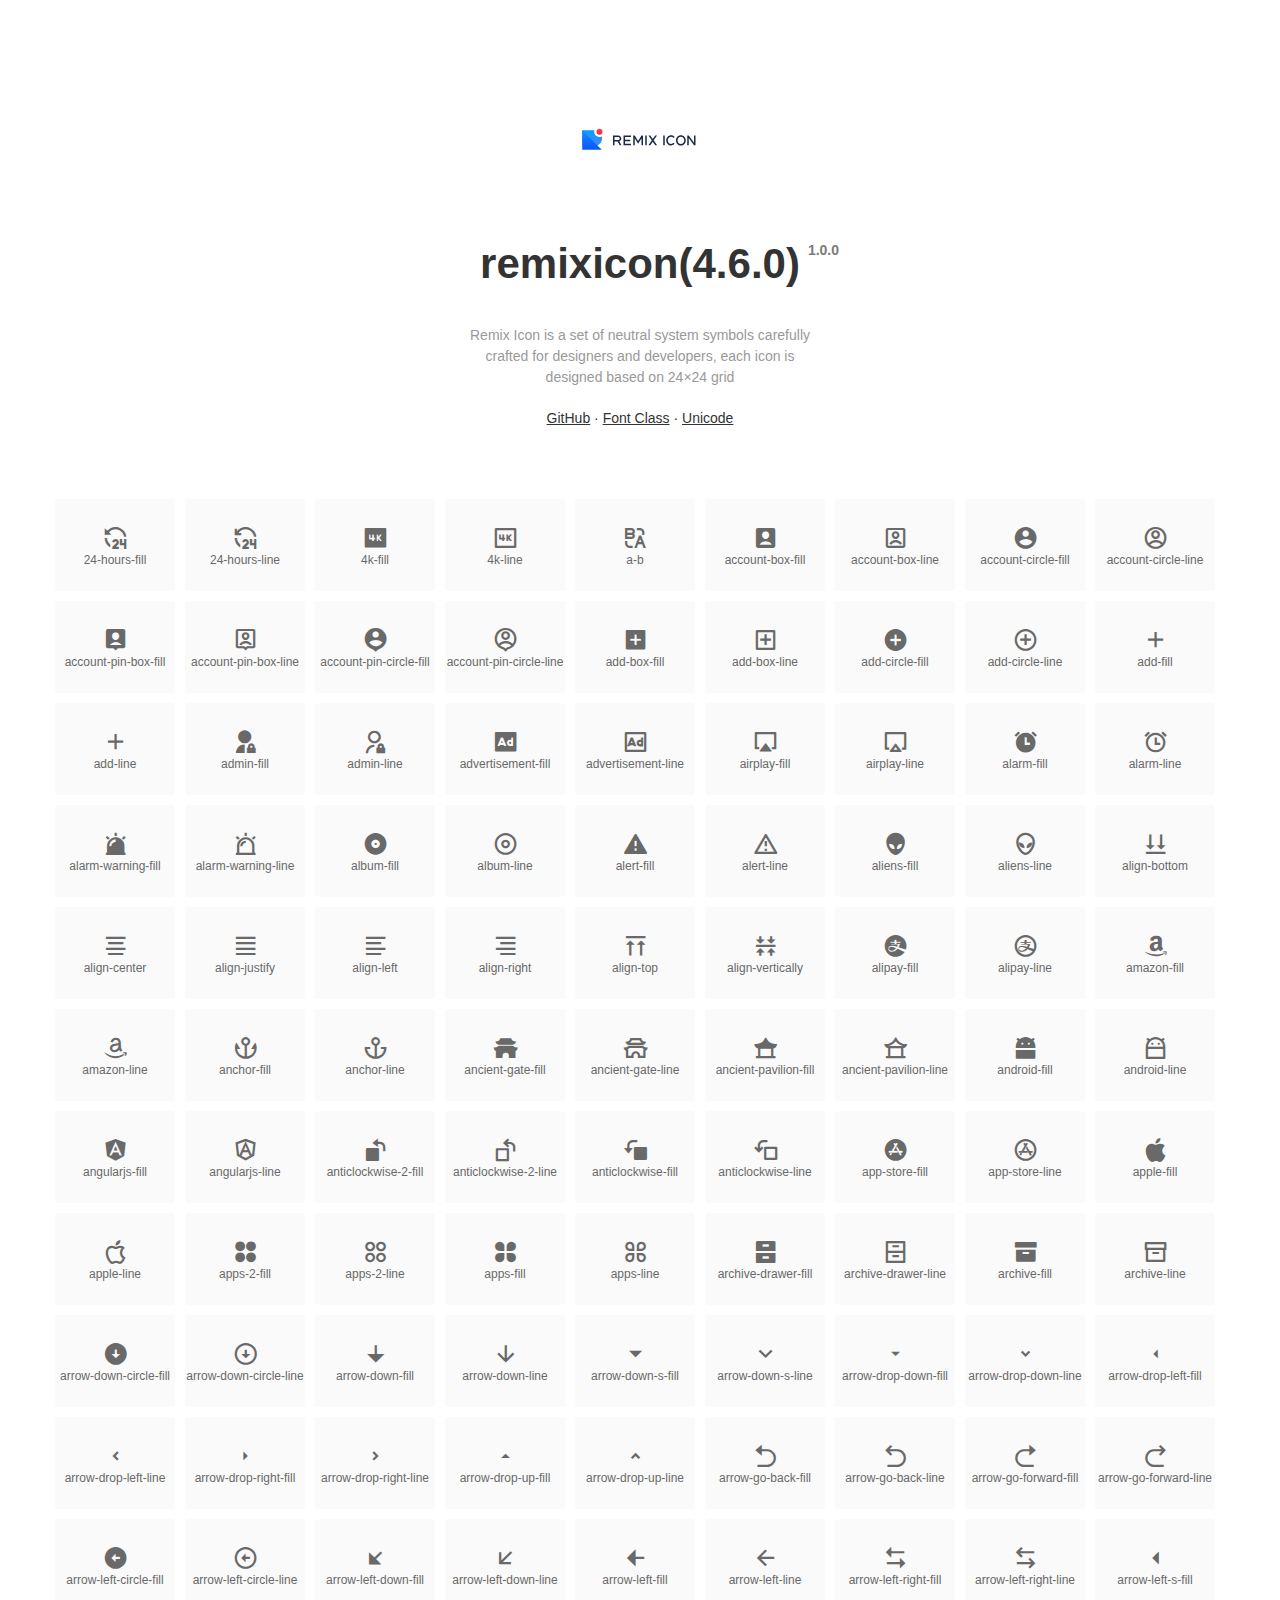
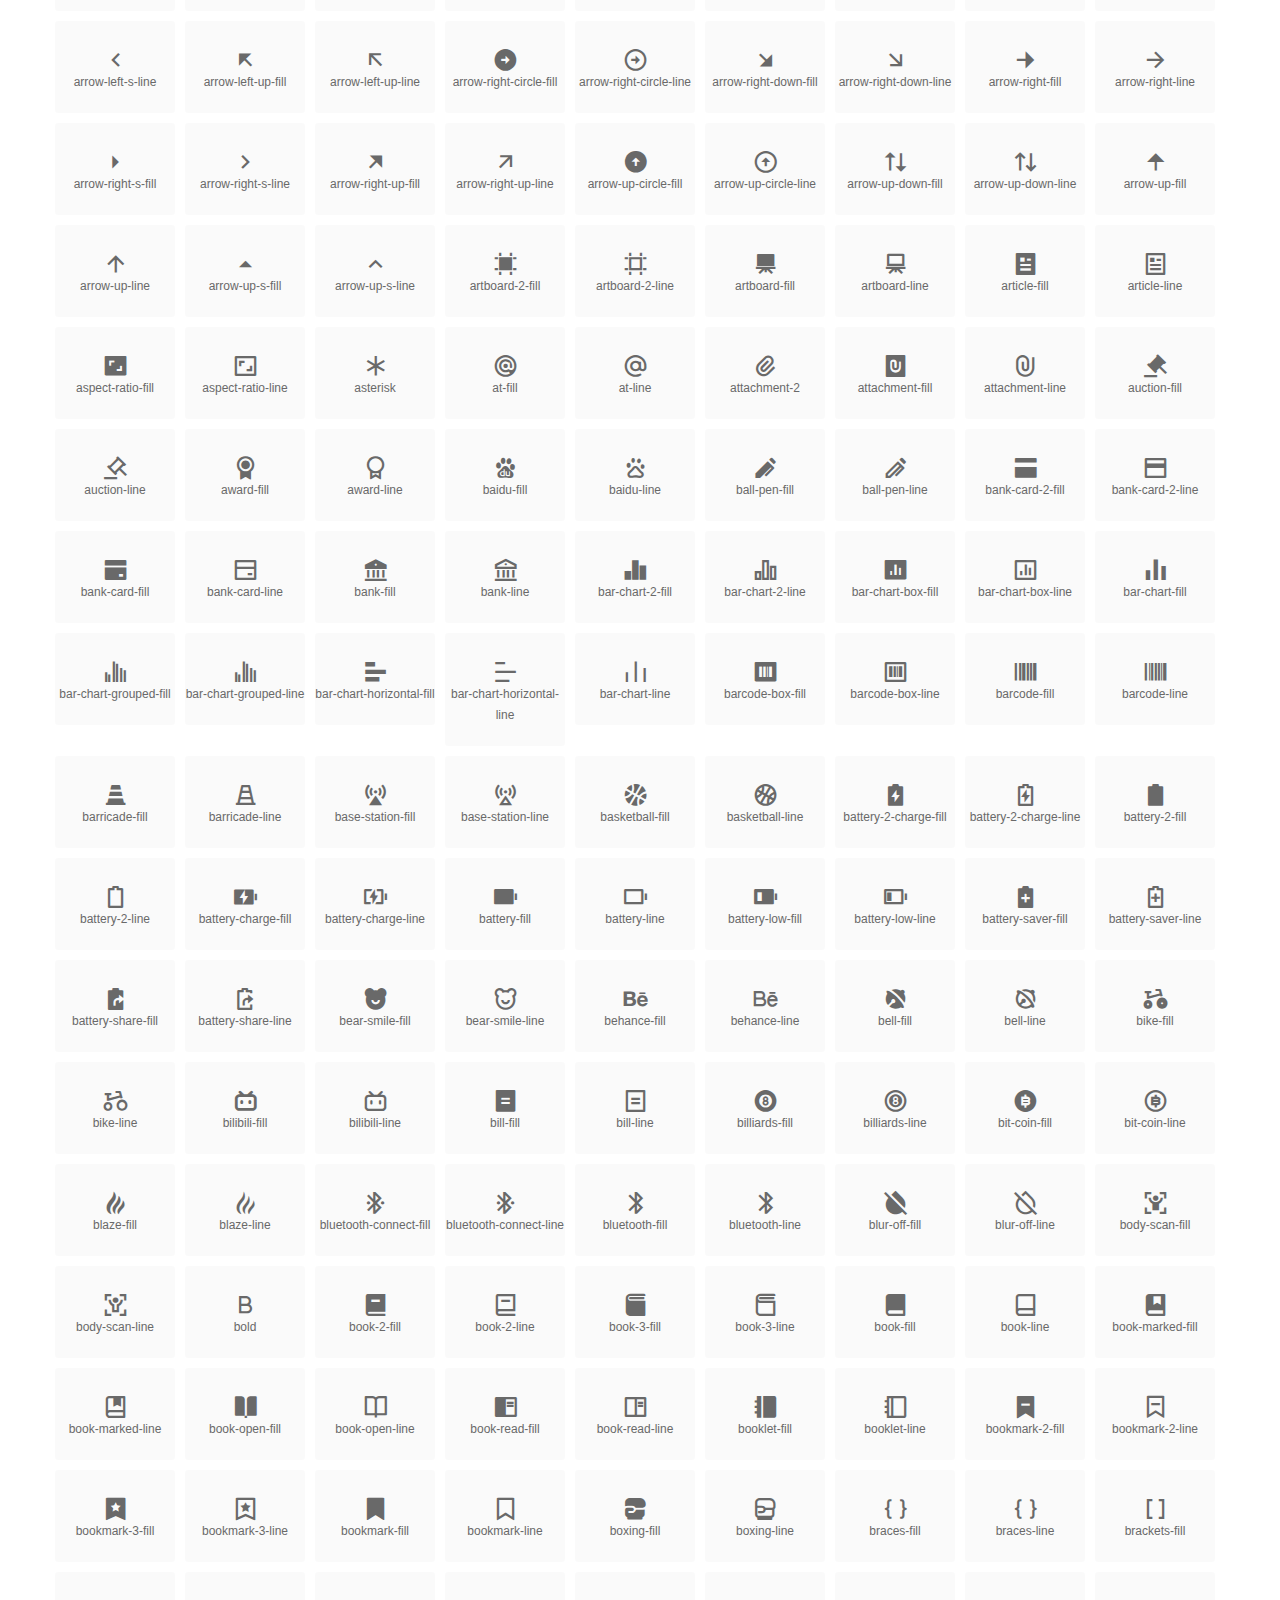
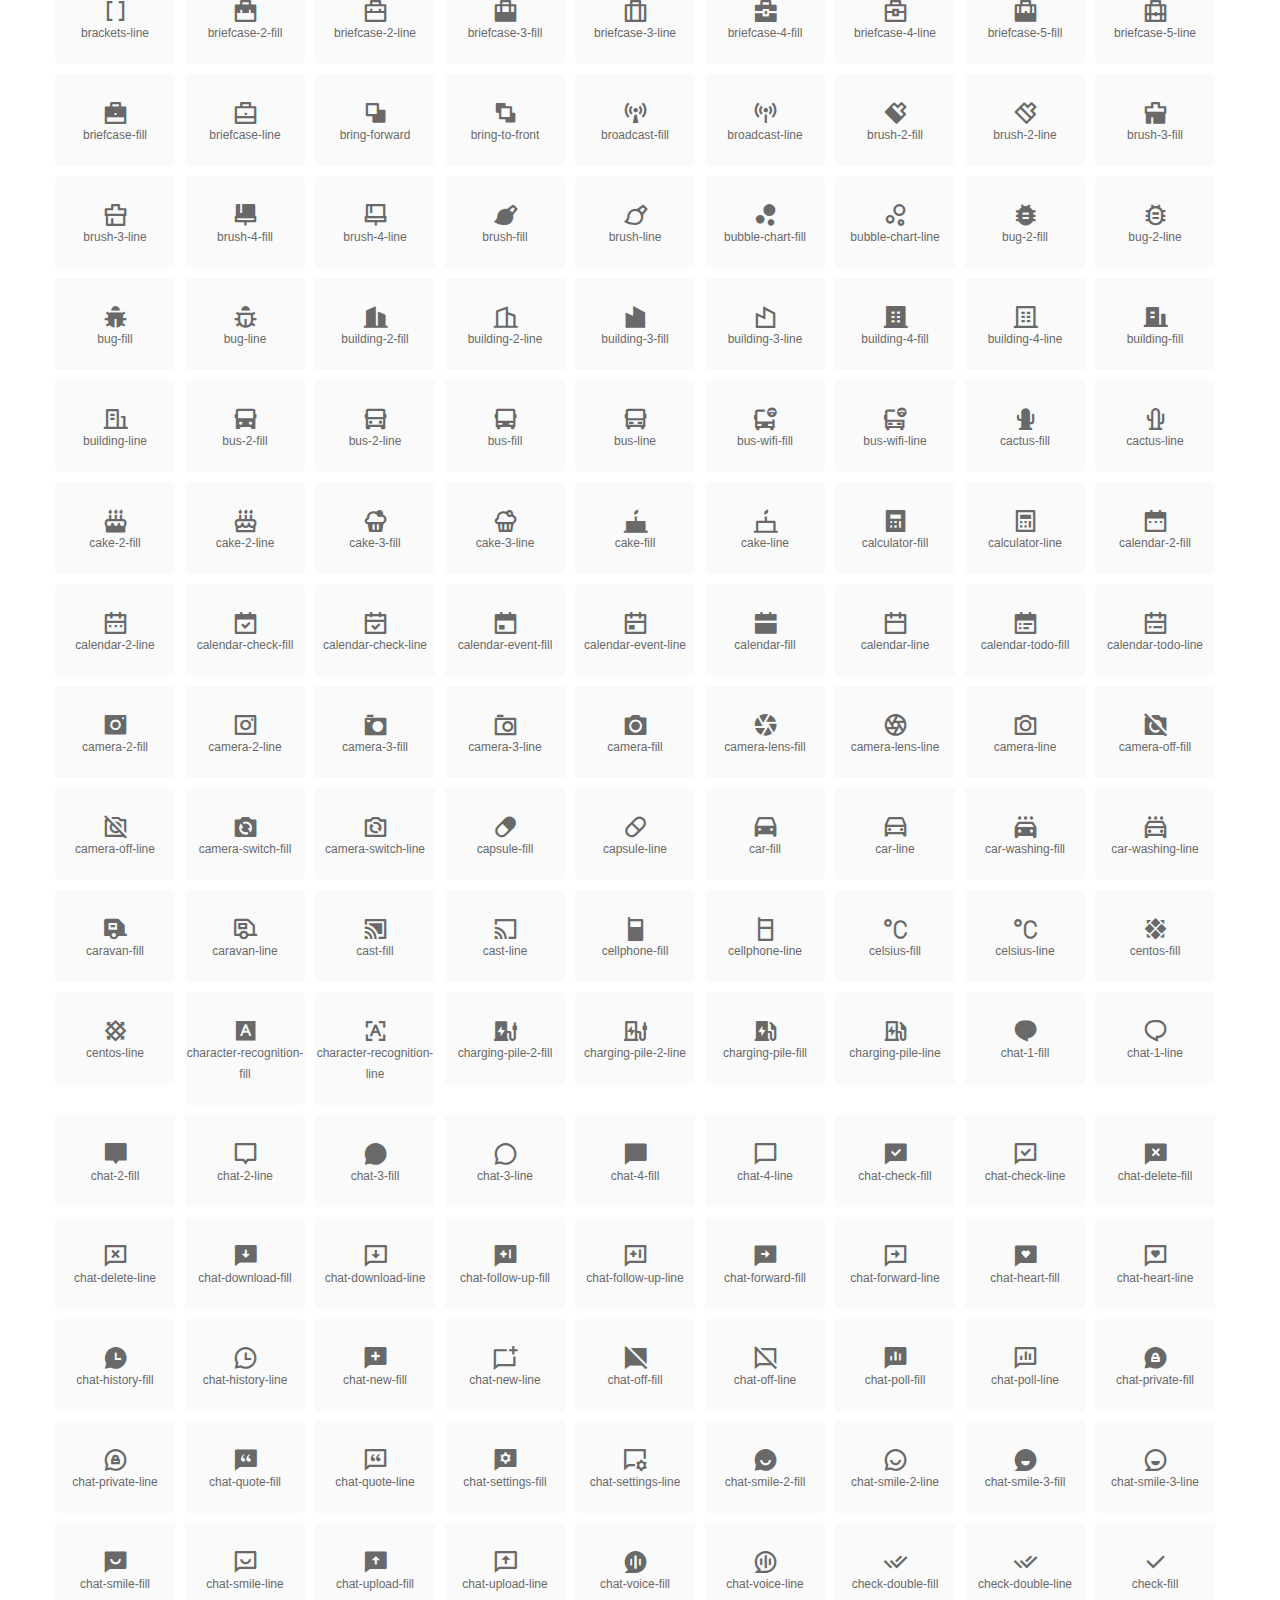
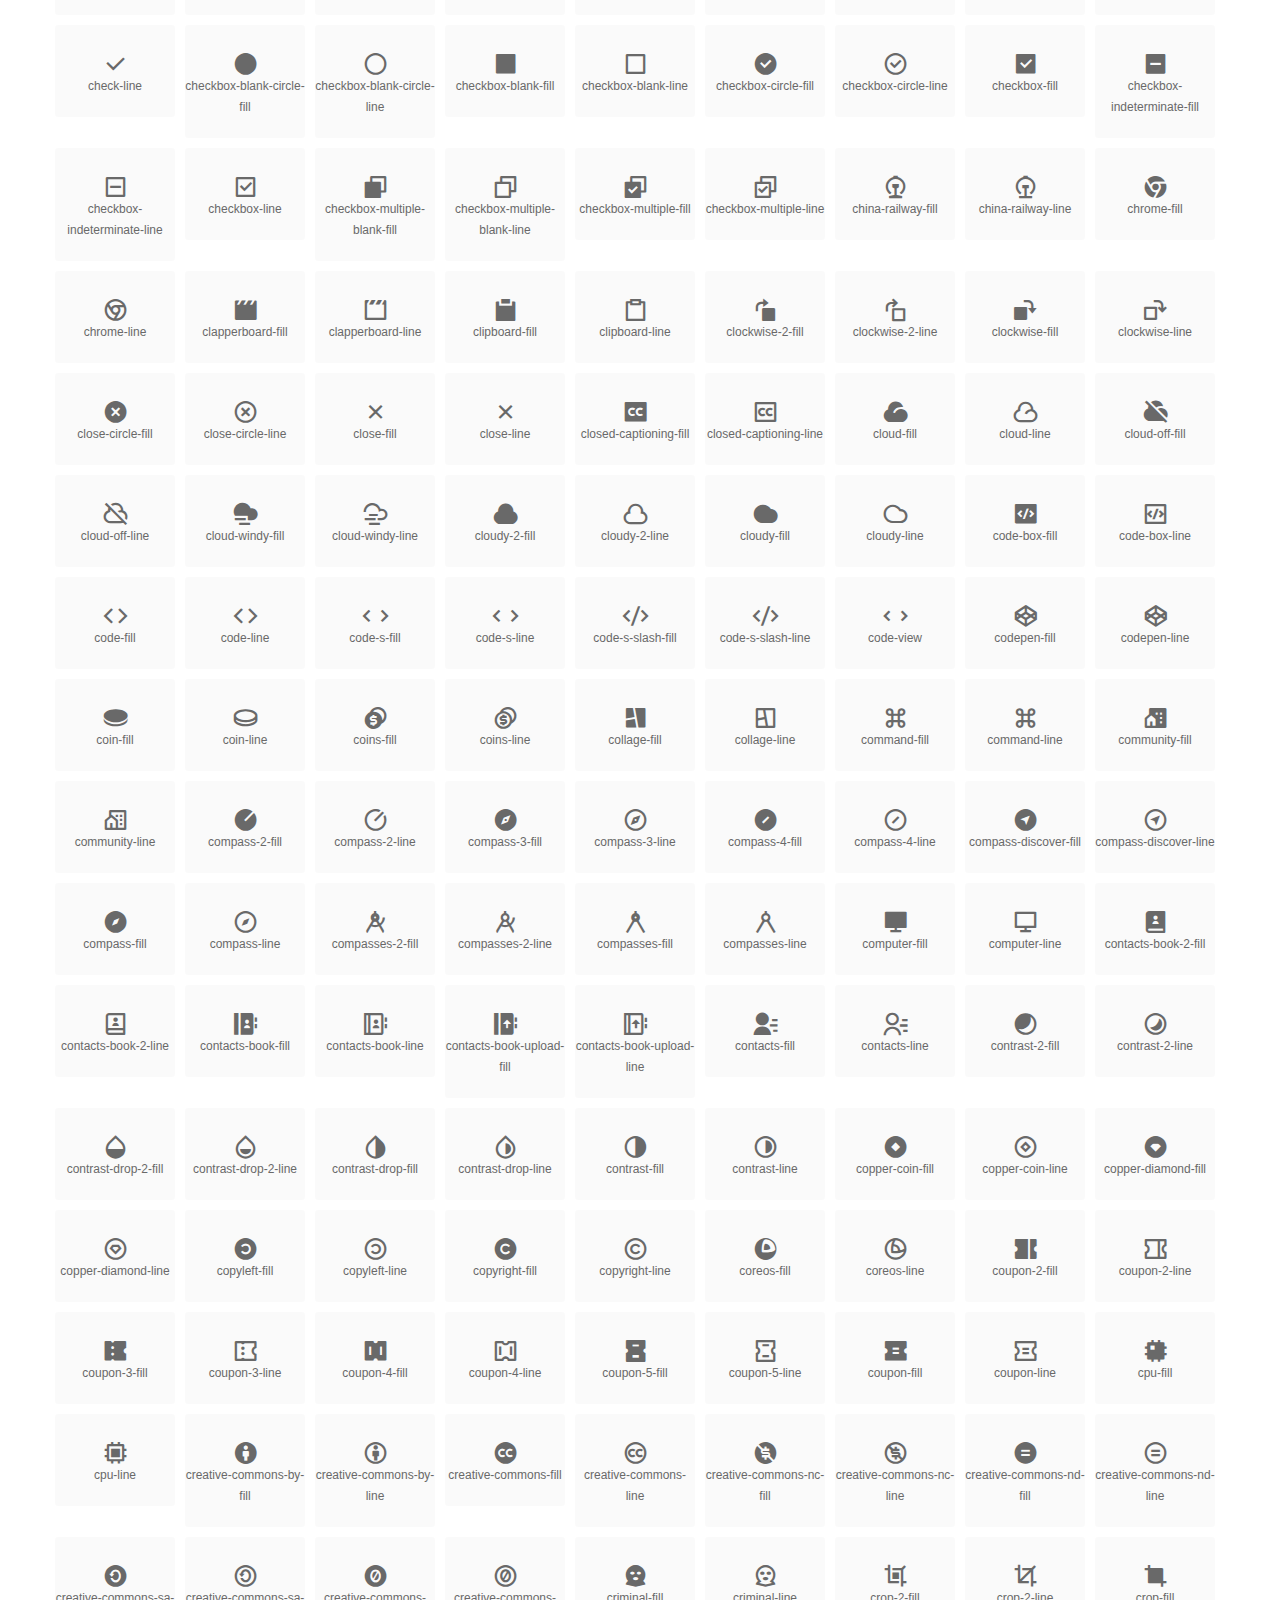
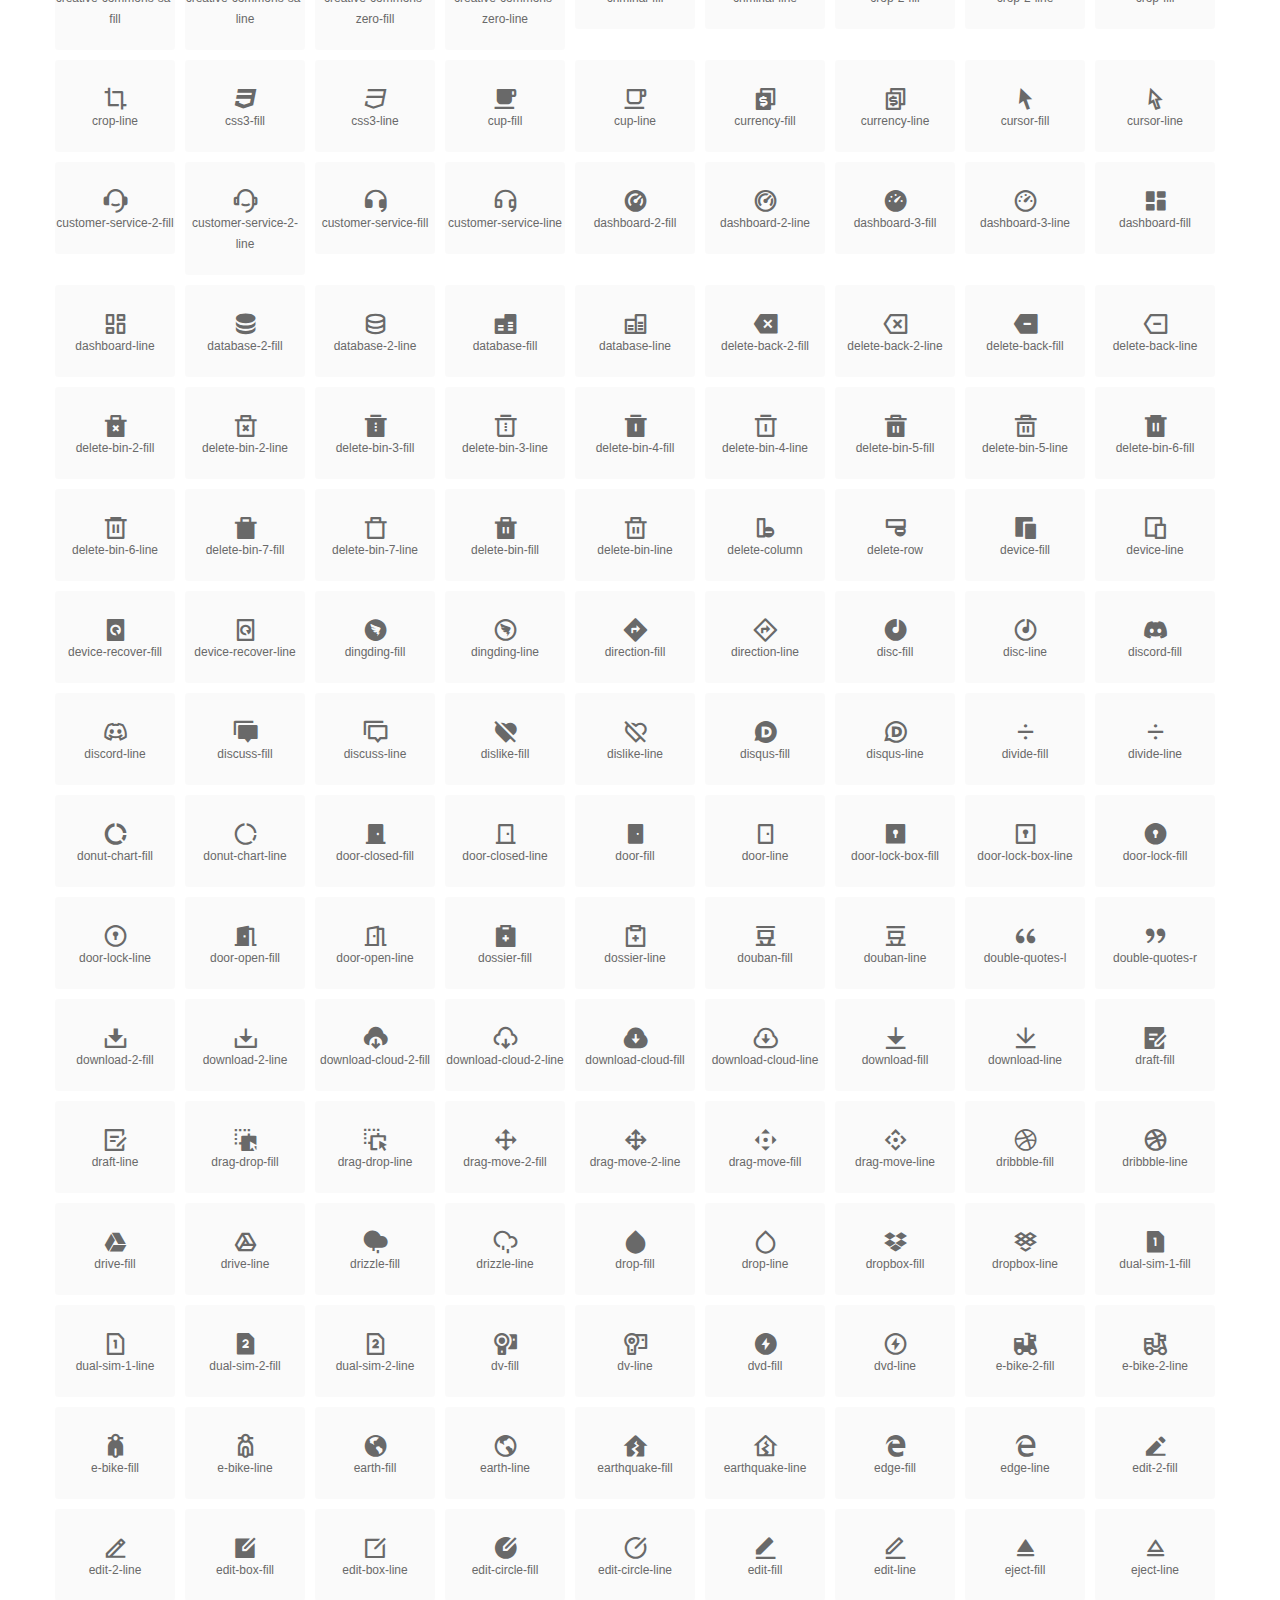
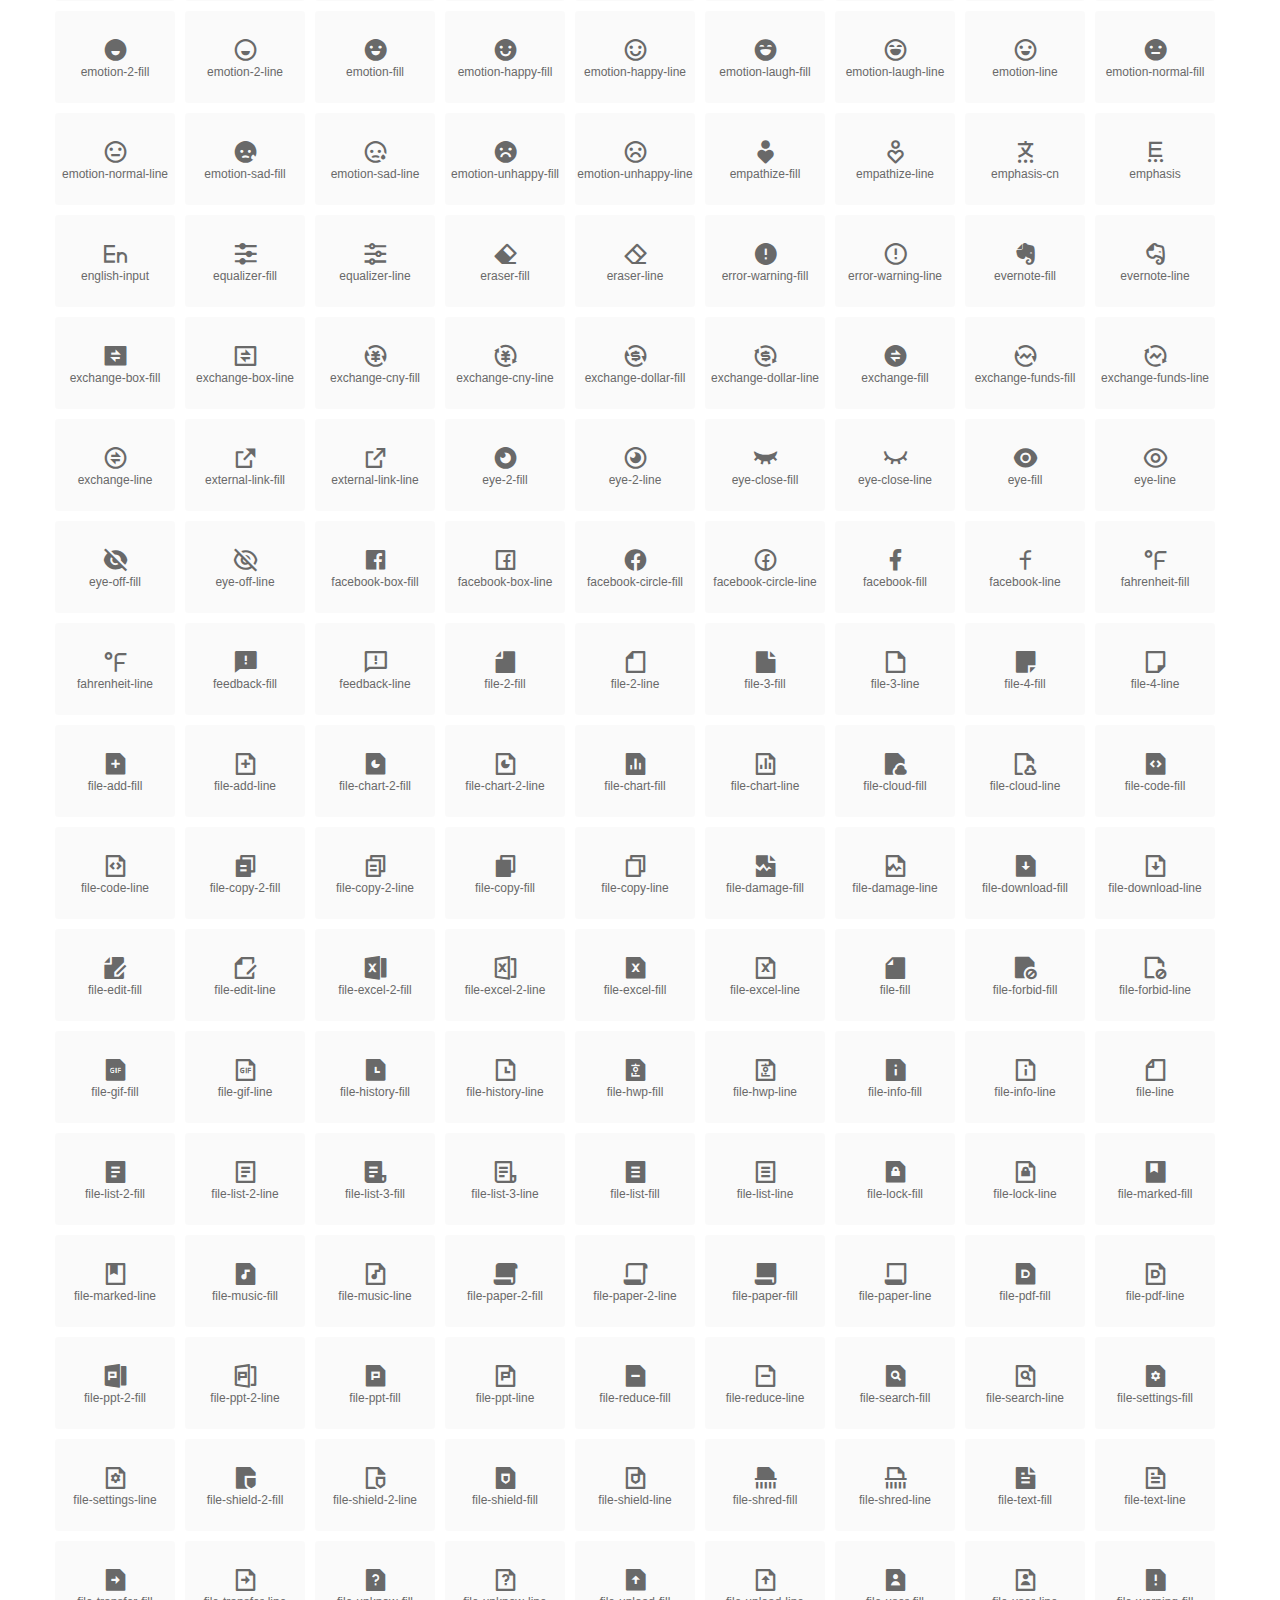
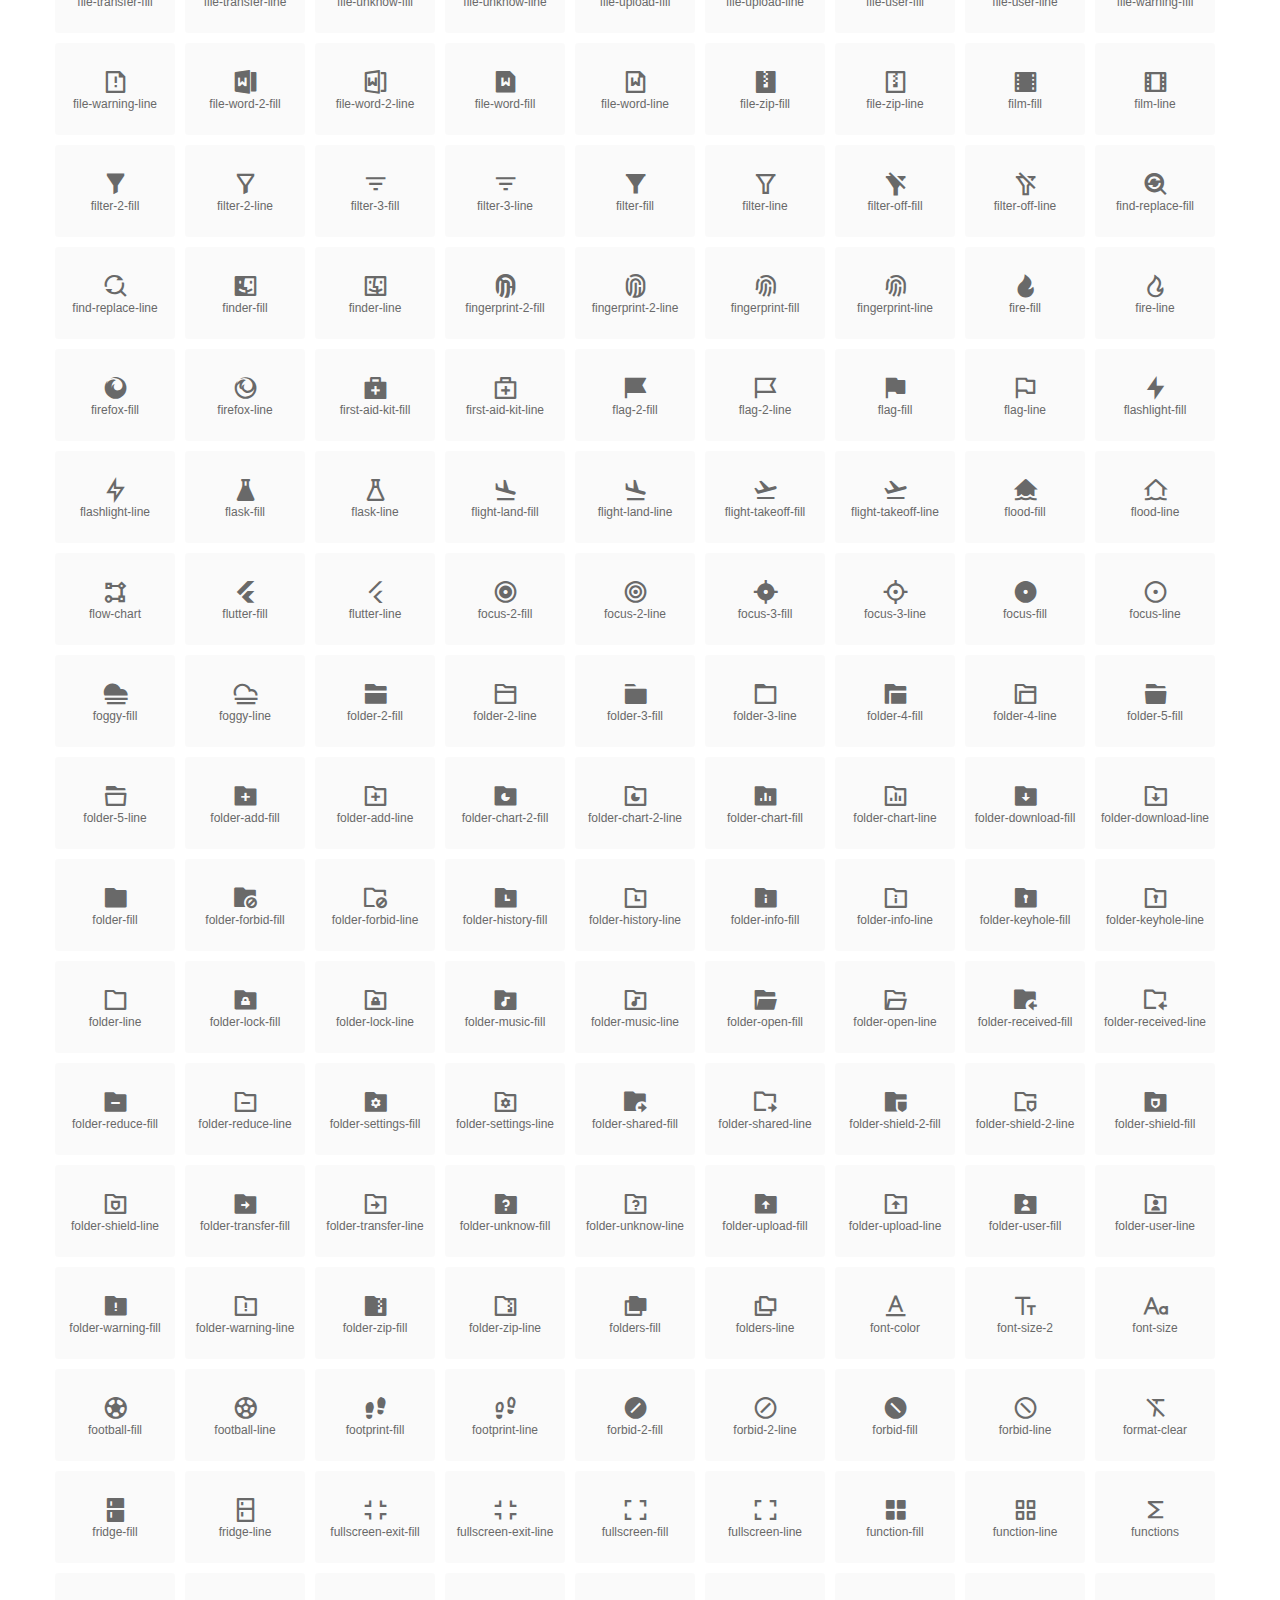
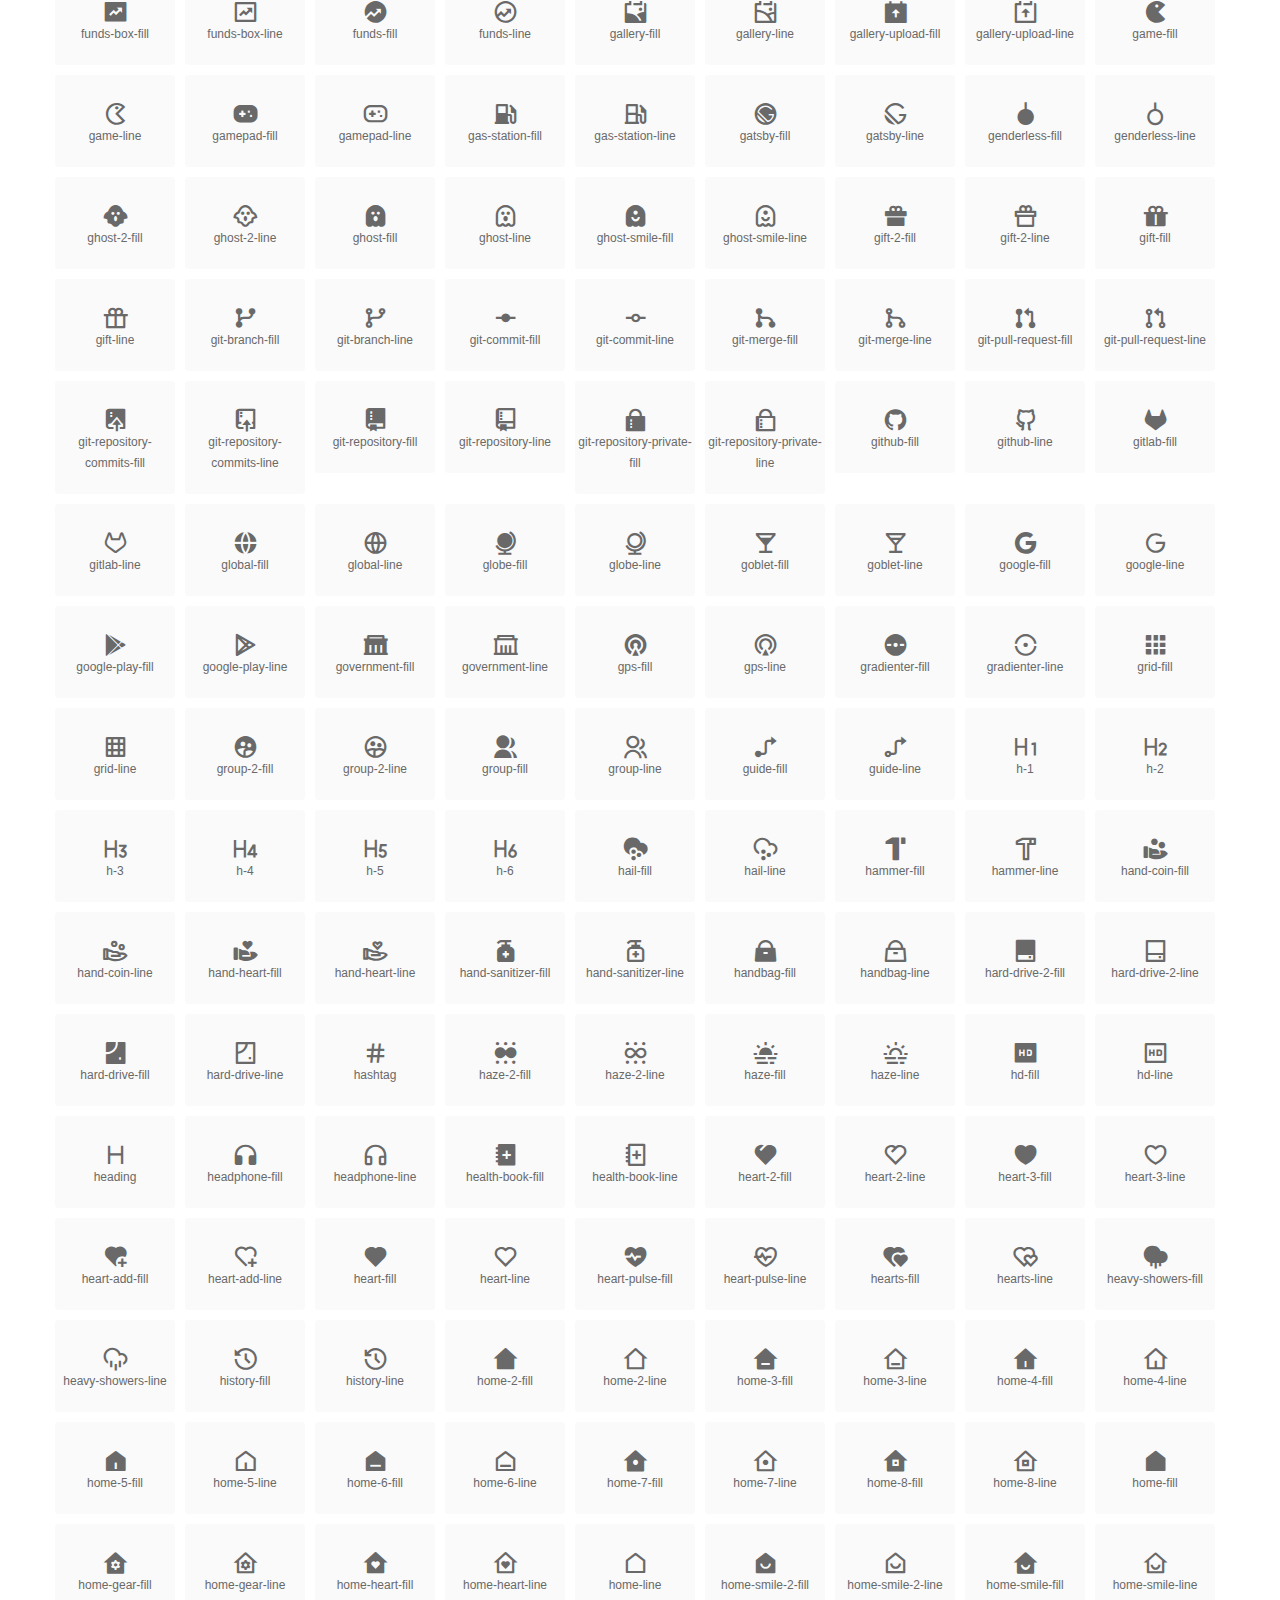
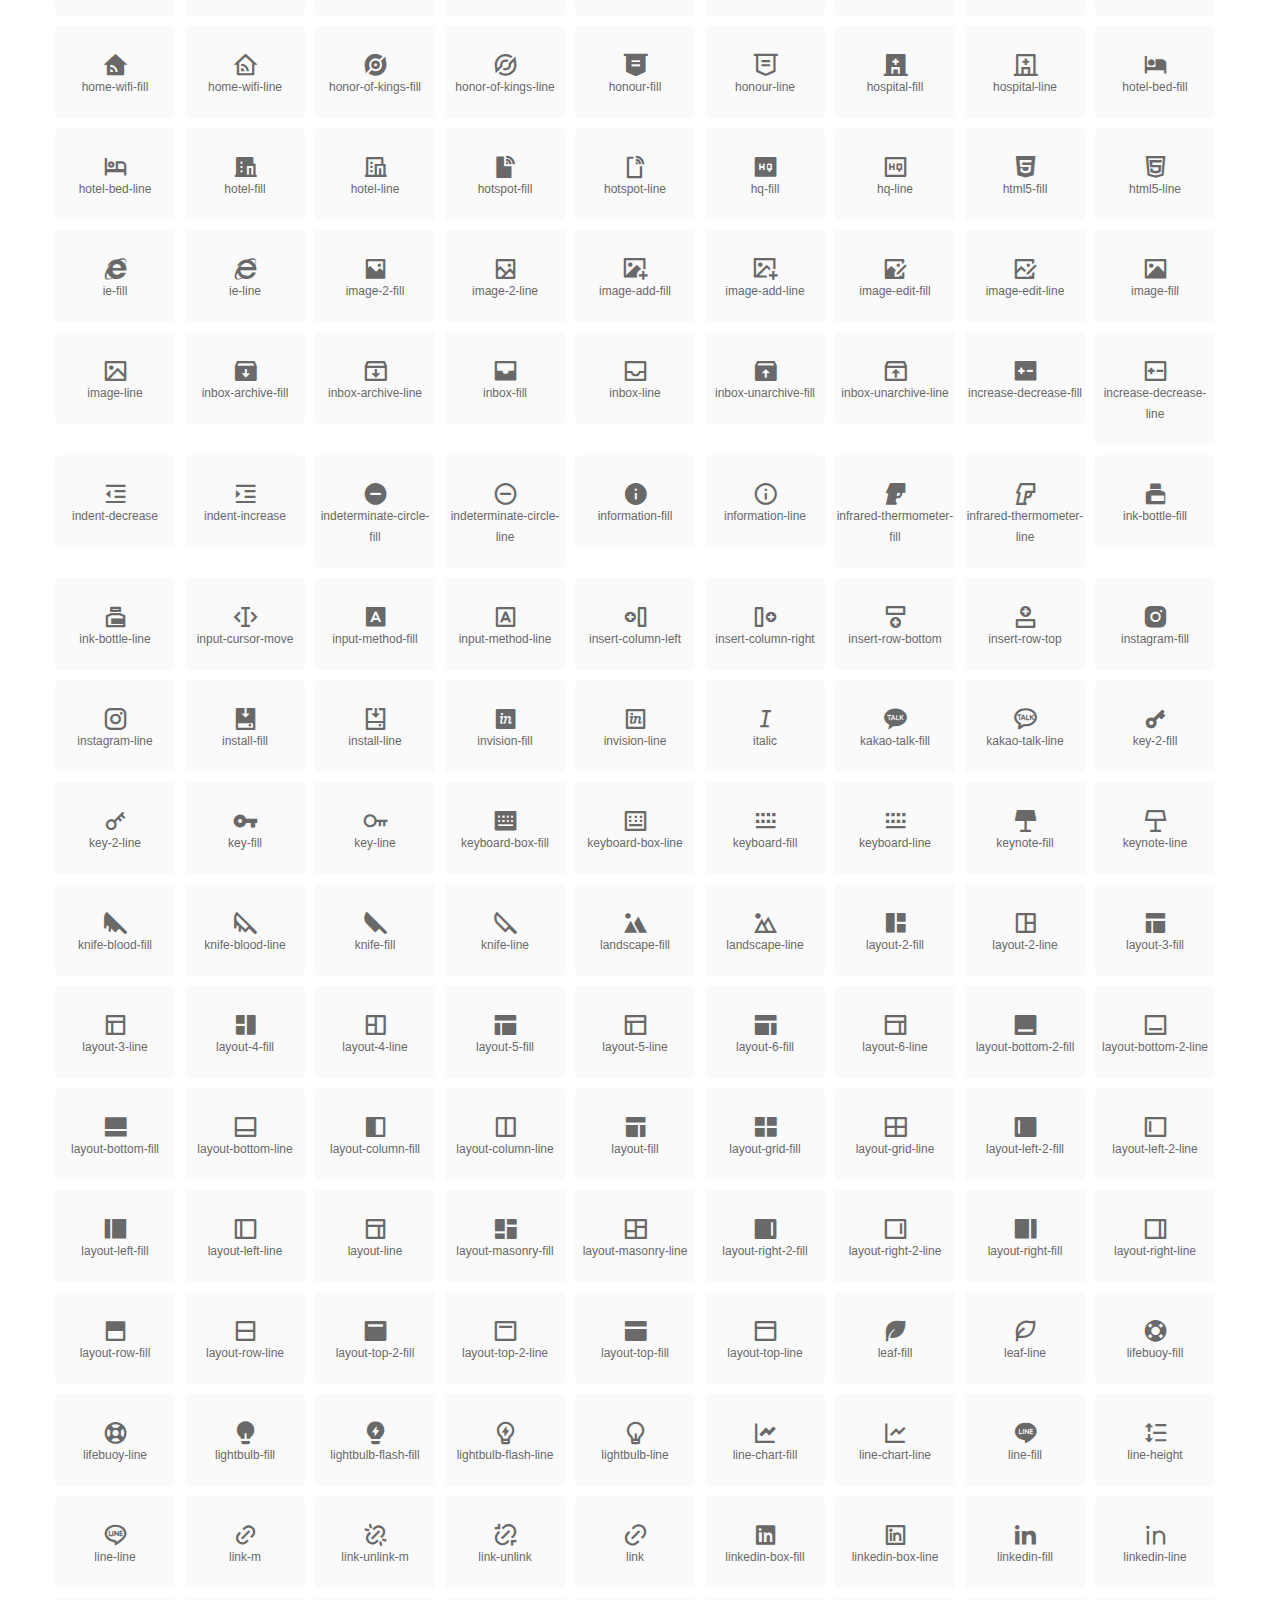
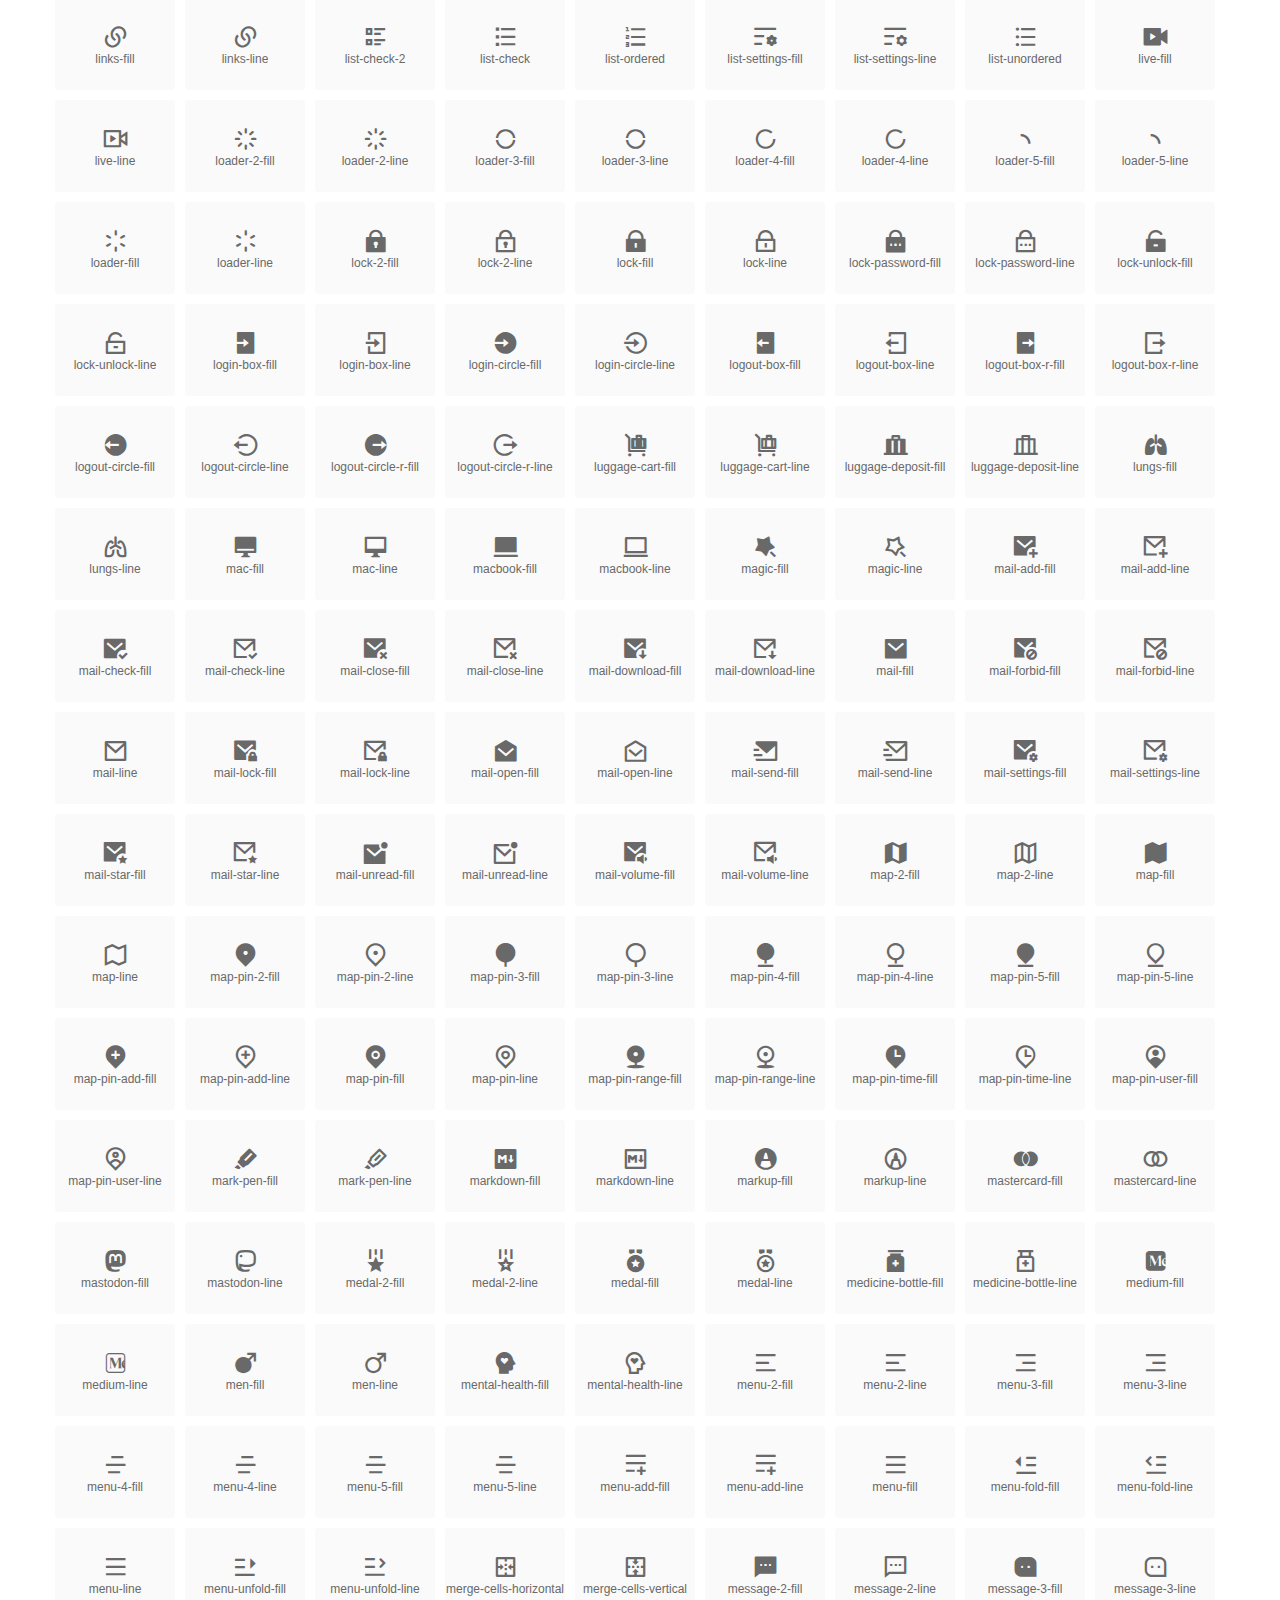
<file: assets/vendor/remixicon/index.html>
<!DOCTYPE html>
<html lang="en">
<head>
  <meta charset="UTF-8">
  <title>remixicon(4.6.0)</title>
  <meta name="viewport" content="width=device-width,minimum-scale=1.0,maximum-scale=1.0,user-scalable=no">
   
  <meta name="description" content="Remix Icon is a set of neutral system symbols carefully crafted for designers and developers, each icon is designed based on 24×24 grid">
   
  <meta name="keywords" content="remixicon,TTF,EOT,WOFF,WOFF2,SVG">
  
  
  
  <link rel="stylesheet" href="remixicon.css" />
  
  <style>
    *{margin: 0;padding: 0;list-style: none;}
    body { color: #696969; font: 12px/1.5 tahoma, arial, \5b8b\4f53, sans-serif; }
    a { color: #333; text-decoration: underline; }
    a:hover { color: rgb(9, 73, 209); }
    .header { color: #333; text-align: center; padding: 80px 0 60px 0; min-height: 153px; font-size: 14px; }
    .header .logo svg { height: 120px; width: 120px; }
    .header h1 { font-size: 42px; padding: 26px 0 10px 0; }
    .header sup {font-size: 14px; margin: 8px 0 0 8px; position: absolute; color: #7b7b7b; }
    .info {
      color: #999;
      font-weight: normal;
      max-width: 346px;
      margin: 0 auto;
      padding: 20px 0;
      font-size: 14px;
    }

    .icons { max-width: 1190px; margin: 0 auto; }
    .icons ul { text-align: center; }
    .icons ul li {
      vertical-align: top;
      width: 120px;
      display: inline-block;
      text-align: center;
      background-color: rgba(0,0,0,.02);
      border-radius: 3px;
      padding: 29px 0 10px 0;
      margin-right: 10px;
      margin-top: 10px;
      transition: all 0.6s ease;
    }
    .icons ul li:hover { background-color: rgba(0,0,0,.06); }
    .icons ul li:hover span { color: #3c75e4; opacity: 1; }
    .icons ul li .unicode { color: #8c8c8c; opacity: 0.3; }
    .icons ul li h4 {
      font-weight: normal;
      padding: 10px 0 5px 0;
      display: block;
      color: #8c8c8c;
      font-size: 14px;
      line-height: 12px;
      opacity: 0.8;
    }
    .icons ul li:hover h4 { opacity: 1; }
    .icons ul li svg { width: 24px; height: 24px; }
    .icons ul li:hover { color: #3c75e4; }
    .footer { text-align: center; padding: 10px 0 90px 0; }
    .footer a { text-align: center; padding: 10px 0 90px 0; color: #696969;}
    .footer a:hover { color: #0949d1; }
    .links { text-align: center; padding: 50px 0 0 0; font-size: 14px; }
    
    .icons ul li.class-icon { font-size: 21px; line-height: 21px; padding-bottom: 20px; }
    .icons ul li.class-icon p{ font-size: 12px; }
    .icons ul li.class-icon [class^="ri-"]{ font-size: 26px; }
    
    
    
  </style>
  
</head>

<body>
  
  <div class="header">
    
    <div class="logo">
      <a href="./"><svg width="160" height="32" viewBox="0 0 160 32" fill="none" xmlns="http://www.w3.org/2000/svg">
<path d="M121.5 9.80005C123.33 9.80005 124.984 10.5797 126.165 11.8344L124.75 13.2496C123.929 12.3549 122.773 11.8 121.5 11.8C119.029 11.8 117 13.891 117 16.5C117 19.1091 119.029 21.2 121.5 21.2C122.773 21.2 123.929 20.6452 124.75 19.7505L126.165 21.1657C124.984 22.4204 123.33 23.2 121.5 23.2C117.91 23.2 115 20.2004 115 16.5C115 12.7997 117.91 9.80005 121.5 9.80005Z" fill="#1A2947"/>
<path d="M113 10V23H111V10H113Z" fill="#1A2947"/>
<path d="M154 23V9.99988H152L152 19.6019L144.997 9.99988L143 10.0039V23H145L145 13.3969L152 23H154Z" fill="#1A2947"/>
<path d="M68 10V12H60V15.5H67V17.5H60V21H68V23H58V10H68Z" fill="#1A2947"/>
<path d="M82 10L77.4999 17.201L73 10H71V23H73V13.775L77.4999 20.975L82 13.773V23H84V10H82Z" fill="#1A2947"/>
<path d="M89 10V23H87V10H89Z" fill="#1A2947"/>
<path d="M96.9999 14.7565L93.6689 9.99951H91.2279L95.7789 16.4995L91.2289 22.9995H93.6689L96.9999 18.2435L100.33 22.9995H102.772L98.2209 16.4995L102.773 9.99951H100.33L96.9999 14.7565Z" fill="#1A2947"/>
<path fill-rule="evenodd" clip-rule="evenodd" d="M141 16.5C141 12.7997 138.09 9.80005 134.5 9.80005C130.91 9.80005 128 12.7997 128 16.5C128 20.2004 130.91 23.2 134.5 23.2C138.09 23.2 141 20.2004 141 16.5ZM130 16.5C130 13.891 132.029 11.8 134.5 11.8C136.971 11.8 139 13.891 139 16.5C139 19.1091 136.971 21.2 134.5 21.2C132.029 21.2 130 19.1091 130 16.5Z" fill="#1A2947"/>
<path fill-rule="evenodd" clip-rule="evenodd" d="M51 10C53.2091 10 55 11.7909 55 14C55 15.7175 53.9176 17.1821 52.3977 17.749L55.1901 22.999H52.9251L50.267 18H46V23H44V10H51ZM46 11.999V15.999L51 16C52.1046 16 53 15.1046 53 14C53 12.8955 52.1 12 51 12L46 11.999Z" fill="#1A2947"/>
<path fill-rule="evenodd" clip-rule="evenodd" d="M19.2887 3.00389C19.1928 3.0013 19.0965 3 19 3H3V24H19C24.799 24 29.5 19.299 29.5 13.5C29.5 12.7108 29.4129 11.942 29.2479 11.2025C28.2772 11.7119 27.1722 12 26 12C22.134 12 19 8.86599 19 5C19 4.30645 19.1009 3.63646 19.2887 3.00389Z" fill="url(#paint0_linear_960_1054)"/>
<g filter="url(#filter0_b_960_1054)">
<path fill-rule="evenodd" clip-rule="evenodd" d="M3 3L29 29H3V3Z" fill="url(#paint1_linear_960_1054)"/>
</g>
<circle cx="26" cy="5" r="4" fill="url(#paint2_linear_960_1054)"/>
<defs>
<filter id="filter0_b_960_1054" x="-2.43656" y="-2.43656" width="36.8731" height="36.8731" filterUnits="userSpaceOnUse" color-interpolation-filters="sRGB">
<feFlood flood-opacity="0" result="BackgroundImageFix"/>
<feGaussianBlur in="BackgroundImage" stdDeviation="2.71828"/>
<feComposite in2="SourceAlpha" operator="in" result="effect1_backgroundBlur_960_1054"/>
<feBlend mode="normal" in="SourceGraphic" in2="effect1_backgroundBlur_960_1054" result="shape"/>
</filter>
<linearGradient id="paint0_linear_960_1054" x1="3" y1="3" x2="3" y2="24" gradientUnits="userSpaceOnUse">
<stop stop-color="#05A0FA"/>
<stop offset="1" stop-color="#4785FF"/>
</linearGradient>
<linearGradient id="paint1_linear_960_1054" x1="3" y1="3" x2="3" y2="29" gradientUnits="userSpaceOnUse">
<stop stop-color="#1A8CFF"/>
<stop offset="1" stop-color="#0557FA"/>
</linearGradient>
<linearGradient id="paint2_linear_960_1054" x1="22" y1="1" x2="22" y2="9" gradientUnits="userSpaceOnUse">
<stop stop-color="#FF463A"/>
<stop offset="1" stop-color="#FF1F5A"/>
</linearGradient>
</defs>
</svg>
</a>
    </div>
    
    <h1>remixicon(4.6.0)<sup>1.0.0</sup></h1>
    <div class="info">
      Remix Icon is a set of neutral system symbols carefully crafted for designers and developers, each icon is designed based on 24×24 grid
    </div>
    <p>
      
      <a href="https://github.com/Remix-Design/remixicon.git">GitHub</a> · 
      
      <a href="index.html">Font Class</a> · 
      
      <a href="unicode.html">Unicode</a>
      
    </p>
  </div>
  <div class="icons">
    <ul>
      <li class="class-icon"><i class="ri-24-hours-fill"></i><p class="name">24-hours-fill</p></li><li class="class-icon"><i class="ri-24-hours-line"></i><p class="name">24-hours-line</p></li><li class="class-icon"><i class="ri-4k-fill"></i><p class="name">4k-fill</p></li><li class="class-icon"><i class="ri-4k-line"></i><p class="name">4k-line</p></li><li class="class-icon"><i class="ri-a-b"></i><p class="name">a-b</p></li><li class="class-icon"><i class="ri-account-box-fill"></i><p class="name">account-box-fill</p></li><li class="class-icon"><i class="ri-account-box-line"></i><p class="name">account-box-line</p></li><li class="class-icon"><i class="ri-account-circle-fill"></i><p class="name">account-circle-fill</p></li><li class="class-icon"><i class="ri-account-circle-line"></i><p class="name">account-circle-line</p></li><li class="class-icon"><i class="ri-account-pin-box-fill"></i><p class="name">account-pin-box-fill</p></li><li class="class-icon"><i class="ri-account-pin-box-line"></i><p class="name">account-pin-box-line</p></li><li class="class-icon"><i class="ri-account-pin-circle-fill"></i><p class="name">account-pin-circle-fill</p></li><li class="class-icon"><i class="ri-account-pin-circle-line"></i><p class="name">account-pin-circle-line</p></li><li class="class-icon"><i class="ri-add-box-fill"></i><p class="name">add-box-fill</p></li><li class="class-icon"><i class="ri-add-box-line"></i><p class="name">add-box-line</p></li><li class="class-icon"><i class="ri-add-circle-fill"></i><p class="name">add-circle-fill</p></li><li class="class-icon"><i class="ri-add-circle-line"></i><p class="name">add-circle-line</p></li><li class="class-icon"><i class="ri-add-fill"></i><p class="name">add-fill</p></li><li class="class-icon"><i class="ri-add-line"></i><p class="name">add-line</p></li><li class="class-icon"><i class="ri-admin-fill"></i><p class="name">admin-fill</p></li><li class="class-icon"><i class="ri-admin-line"></i><p class="name">admin-line</p></li><li class="class-icon"><i class="ri-advertisement-fill"></i><p class="name">advertisement-fill</p></li><li class="class-icon"><i class="ri-advertisement-line"></i><p class="name">advertisement-line</p></li><li class="class-icon"><i class="ri-airplay-fill"></i><p class="name">airplay-fill</p></li><li class="class-icon"><i class="ri-airplay-line"></i><p class="name">airplay-line</p></li><li class="class-icon"><i class="ri-alarm-fill"></i><p class="name">alarm-fill</p></li><li class="class-icon"><i class="ri-alarm-line"></i><p class="name">alarm-line</p></li><li class="class-icon"><i class="ri-alarm-warning-fill"></i><p class="name">alarm-warning-fill</p></li><li class="class-icon"><i class="ri-alarm-warning-line"></i><p class="name">alarm-warning-line</p></li><li class="class-icon"><i class="ri-album-fill"></i><p class="name">album-fill</p></li><li class="class-icon"><i class="ri-album-line"></i><p class="name">album-line</p></li><li class="class-icon"><i class="ri-alert-fill"></i><p class="name">alert-fill</p></li><li class="class-icon"><i class="ri-alert-line"></i><p class="name">alert-line</p></li><li class="class-icon"><i class="ri-aliens-fill"></i><p class="name">aliens-fill</p></li><li class="class-icon"><i class="ri-aliens-line"></i><p class="name">aliens-line</p></li><li class="class-icon"><i class="ri-align-bottom"></i><p class="name">align-bottom</p></li><li class="class-icon"><i class="ri-align-center"></i><p class="name">align-center</p></li><li class="class-icon"><i class="ri-align-justify"></i><p class="name">align-justify</p></li><li class="class-icon"><i class="ri-align-left"></i><p class="name">align-left</p></li><li class="class-icon"><i class="ri-align-right"></i><p class="name">align-right</p></li><li class="class-icon"><i class="ri-align-top"></i><p class="name">align-top</p></li><li class="class-icon"><i class="ri-align-vertically"></i><p class="name">align-vertically</p></li><li class="class-icon"><i class="ri-alipay-fill"></i><p class="name">alipay-fill</p></li><li class="class-icon"><i class="ri-alipay-line"></i><p class="name">alipay-line</p></li><li class="class-icon"><i class="ri-amazon-fill"></i><p class="name">amazon-fill</p></li><li class="class-icon"><i class="ri-amazon-line"></i><p class="name">amazon-line</p></li><li class="class-icon"><i class="ri-anchor-fill"></i><p class="name">anchor-fill</p></li><li class="class-icon"><i class="ri-anchor-line"></i><p class="name">anchor-line</p></li><li class="class-icon"><i class="ri-ancient-gate-fill"></i><p class="name">ancient-gate-fill</p></li><li class="class-icon"><i class="ri-ancient-gate-line"></i><p class="name">ancient-gate-line</p></li><li class="class-icon"><i class="ri-ancient-pavilion-fill"></i><p class="name">ancient-pavilion-fill</p></li><li class="class-icon"><i class="ri-ancient-pavilion-line"></i><p class="name">ancient-pavilion-line</p></li><li class="class-icon"><i class="ri-android-fill"></i><p class="name">android-fill</p></li><li class="class-icon"><i class="ri-android-line"></i><p class="name">android-line</p></li><li class="class-icon"><i class="ri-angularjs-fill"></i><p class="name">angularjs-fill</p></li><li class="class-icon"><i class="ri-angularjs-line"></i><p class="name">angularjs-line</p></li><li class="class-icon"><i class="ri-anticlockwise-2-fill"></i><p class="name">anticlockwise-2-fill</p></li><li class="class-icon"><i class="ri-anticlockwise-2-line"></i><p class="name">anticlockwise-2-line</p></li><li class="class-icon"><i class="ri-anticlockwise-fill"></i><p class="name">anticlockwise-fill</p></li><li class="class-icon"><i class="ri-anticlockwise-line"></i><p class="name">anticlockwise-line</p></li><li class="class-icon"><i class="ri-app-store-fill"></i><p class="name">app-store-fill</p></li><li class="class-icon"><i class="ri-app-store-line"></i><p class="name">app-store-line</p></li><li class="class-icon"><i class="ri-apple-fill"></i><p class="name">apple-fill</p></li><li class="class-icon"><i class="ri-apple-line"></i><p class="name">apple-line</p></li><li class="class-icon"><i class="ri-apps-2-fill"></i><p class="name">apps-2-fill</p></li><li class="class-icon"><i class="ri-apps-2-line"></i><p class="name">apps-2-line</p></li><li class="class-icon"><i class="ri-apps-fill"></i><p class="name">apps-fill</p></li><li class="class-icon"><i class="ri-apps-line"></i><p class="name">apps-line</p></li><li class="class-icon"><i class="ri-archive-drawer-fill"></i><p class="name">archive-drawer-fill</p></li><li class="class-icon"><i class="ri-archive-drawer-line"></i><p class="name">archive-drawer-line</p></li><li class="class-icon"><i class="ri-archive-fill"></i><p class="name">archive-fill</p></li><li class="class-icon"><i class="ri-archive-line"></i><p class="name">archive-line</p></li><li class="class-icon"><i class="ri-arrow-down-circle-fill"></i><p class="name">arrow-down-circle-fill</p></li><li class="class-icon"><i class="ri-arrow-down-circle-line"></i><p class="name">arrow-down-circle-line</p></li><li class="class-icon"><i class="ri-arrow-down-fill"></i><p class="name">arrow-down-fill</p></li><li class="class-icon"><i class="ri-arrow-down-line"></i><p class="name">arrow-down-line</p></li><li class="class-icon"><i class="ri-arrow-down-s-fill"></i><p class="name">arrow-down-s-fill</p></li><li class="class-icon"><i class="ri-arrow-down-s-line"></i><p class="name">arrow-down-s-line</p></li><li class="class-icon"><i class="ri-arrow-drop-down-fill"></i><p class="name">arrow-drop-down-fill</p></li><li class="class-icon"><i class="ri-arrow-drop-down-line"></i><p class="name">arrow-drop-down-line</p></li><li class="class-icon"><i class="ri-arrow-drop-left-fill"></i><p class="name">arrow-drop-left-fill</p></li><li class="class-icon"><i class="ri-arrow-drop-left-line"></i><p class="name">arrow-drop-left-line</p></li><li class="class-icon"><i class="ri-arrow-drop-right-fill"></i><p class="name">arrow-drop-right-fill</p></li><li class="class-icon"><i class="ri-arrow-drop-right-line"></i><p class="name">arrow-drop-right-line</p></li><li class="class-icon"><i class="ri-arrow-drop-up-fill"></i><p class="name">arrow-drop-up-fill</p></li><li class="class-icon"><i class="ri-arrow-drop-up-line"></i><p class="name">arrow-drop-up-line</p></li><li class="class-icon"><i class="ri-arrow-go-back-fill"></i><p class="name">arrow-go-back-fill</p></li><li class="class-icon"><i class="ri-arrow-go-back-line"></i><p class="name">arrow-go-back-line</p></li><li class="class-icon"><i class="ri-arrow-go-forward-fill"></i><p class="name">arrow-go-forward-fill</p></li><li class="class-icon"><i class="ri-arrow-go-forward-line"></i><p class="name">arrow-go-forward-line</p></li><li class="class-icon"><i class="ri-arrow-left-circle-fill"></i><p class="name">arrow-left-circle-fill</p></li><li class="class-icon"><i class="ri-arrow-left-circle-line"></i><p class="name">arrow-left-circle-line</p></li><li class="class-icon"><i class="ri-arrow-left-down-fill"></i><p class="name">arrow-left-down-fill</p></li><li class="class-icon"><i class="ri-arrow-left-down-line"></i><p class="name">arrow-left-down-line</p></li><li class="class-icon"><i class="ri-arrow-left-fill"></i><p class="name">arrow-left-fill</p></li><li class="class-icon"><i class="ri-arrow-left-line"></i><p class="name">arrow-left-line</p></li><li class="class-icon"><i class="ri-arrow-left-right-fill"></i><p class="name">arrow-left-right-fill</p></li><li class="class-icon"><i class="ri-arrow-left-right-line"></i><p class="name">arrow-left-right-line</p></li><li class="class-icon"><i class="ri-arrow-left-s-fill"></i><p class="name">arrow-left-s-fill</p></li><li class="class-icon"><i class="ri-arrow-left-s-line"></i><p class="name">arrow-left-s-line</p></li><li class="class-icon"><i class="ri-arrow-left-up-fill"></i><p class="name">arrow-left-up-fill</p></li><li class="class-icon"><i class="ri-arrow-left-up-line"></i><p class="name">arrow-left-up-line</p></li><li class="class-icon"><i class="ri-arrow-right-circle-fill"></i><p class="name">arrow-right-circle-fill</p></li><li class="class-icon"><i class="ri-arrow-right-circle-line"></i><p class="name">arrow-right-circle-line</p></li><li class="class-icon"><i class="ri-arrow-right-down-fill"></i><p class="name">arrow-right-down-fill</p></li><li class="class-icon"><i class="ri-arrow-right-down-line"></i><p class="name">arrow-right-down-line</p></li><li class="class-icon"><i class="ri-arrow-right-fill"></i><p class="name">arrow-right-fill</p></li><li class="class-icon"><i class="ri-arrow-right-line"></i><p class="name">arrow-right-line</p></li><li class="class-icon"><i class="ri-arrow-right-s-fill"></i><p class="name">arrow-right-s-fill</p></li><li class="class-icon"><i class="ri-arrow-right-s-line"></i><p class="name">arrow-right-s-line</p></li><li class="class-icon"><i class="ri-arrow-right-up-fill"></i><p class="name">arrow-right-up-fill</p></li><li class="class-icon"><i class="ri-arrow-right-up-line"></i><p class="name">arrow-right-up-line</p></li><li class="class-icon"><i class="ri-arrow-up-circle-fill"></i><p class="name">arrow-up-circle-fill</p></li><li class="class-icon"><i class="ri-arrow-up-circle-line"></i><p class="name">arrow-up-circle-line</p></li><li class="class-icon"><i class="ri-arrow-up-down-fill"></i><p class="name">arrow-up-down-fill</p></li><li class="class-icon"><i class="ri-arrow-up-down-line"></i><p class="name">arrow-up-down-line</p></li><li class="class-icon"><i class="ri-arrow-up-fill"></i><p class="name">arrow-up-fill</p></li><li class="class-icon"><i class="ri-arrow-up-line"></i><p class="name">arrow-up-line</p></li><li class="class-icon"><i class="ri-arrow-up-s-fill"></i><p class="name">arrow-up-s-fill</p></li><li class="class-icon"><i class="ri-arrow-up-s-line"></i><p class="name">arrow-up-s-line</p></li><li class="class-icon"><i class="ri-artboard-2-fill"></i><p class="name">artboard-2-fill</p></li><li class="class-icon"><i class="ri-artboard-2-line"></i><p class="name">artboard-2-line</p></li><li class="class-icon"><i class="ri-artboard-fill"></i><p class="name">artboard-fill</p></li><li class="class-icon"><i class="ri-artboard-line"></i><p class="name">artboard-line</p></li><li class="class-icon"><i class="ri-article-fill"></i><p class="name">article-fill</p></li><li class="class-icon"><i class="ri-article-line"></i><p class="name">article-line</p></li><li class="class-icon"><i class="ri-aspect-ratio-fill"></i><p class="name">aspect-ratio-fill</p></li><li class="class-icon"><i class="ri-aspect-ratio-line"></i><p class="name">aspect-ratio-line</p></li><li class="class-icon"><i class="ri-asterisk"></i><p class="name">asterisk</p></li><li class="class-icon"><i class="ri-at-fill"></i><p class="name">at-fill</p></li><li class="class-icon"><i class="ri-at-line"></i><p class="name">at-line</p></li><li class="class-icon"><i class="ri-attachment-2"></i><p class="name">attachment-2</p></li><li class="class-icon"><i class="ri-attachment-fill"></i><p class="name">attachment-fill</p></li><li class="class-icon"><i class="ri-attachment-line"></i><p class="name">attachment-line</p></li><li class="class-icon"><i class="ri-auction-fill"></i><p class="name">auction-fill</p></li><li class="class-icon"><i class="ri-auction-line"></i><p class="name">auction-line</p></li><li class="class-icon"><i class="ri-award-fill"></i><p class="name">award-fill</p></li><li class="class-icon"><i class="ri-award-line"></i><p class="name">award-line</p></li><li class="class-icon"><i class="ri-baidu-fill"></i><p class="name">baidu-fill</p></li><li class="class-icon"><i class="ri-baidu-line"></i><p class="name">baidu-line</p></li><li class="class-icon"><i class="ri-ball-pen-fill"></i><p class="name">ball-pen-fill</p></li><li class="class-icon"><i class="ri-ball-pen-line"></i><p class="name">ball-pen-line</p></li><li class="class-icon"><i class="ri-bank-card-2-fill"></i><p class="name">bank-card-2-fill</p></li><li class="class-icon"><i class="ri-bank-card-2-line"></i><p class="name">bank-card-2-line</p></li><li class="class-icon"><i class="ri-bank-card-fill"></i><p class="name">bank-card-fill</p></li><li class="class-icon"><i class="ri-bank-card-line"></i><p class="name">bank-card-line</p></li><li class="class-icon"><i class="ri-bank-fill"></i><p class="name">bank-fill</p></li><li class="class-icon"><i class="ri-bank-line"></i><p class="name">bank-line</p></li><li class="class-icon"><i class="ri-bar-chart-2-fill"></i><p class="name">bar-chart-2-fill</p></li><li class="class-icon"><i class="ri-bar-chart-2-line"></i><p class="name">bar-chart-2-line</p></li><li class="class-icon"><i class="ri-bar-chart-box-fill"></i><p class="name">bar-chart-box-fill</p></li><li class="class-icon"><i class="ri-bar-chart-box-line"></i><p class="name">bar-chart-box-line</p></li><li class="class-icon"><i class="ri-bar-chart-fill"></i><p class="name">bar-chart-fill</p></li><li class="class-icon"><i class="ri-bar-chart-grouped-fill"></i><p class="name">bar-chart-grouped-fill</p></li><li class="class-icon"><i class="ri-bar-chart-grouped-line"></i><p class="name">bar-chart-grouped-line</p></li><li class="class-icon"><i class="ri-bar-chart-horizontal-fill"></i><p class="name">bar-chart-horizontal-fill</p></li><li class="class-icon"><i class="ri-bar-chart-horizontal-line"></i><p class="name">bar-chart-horizontal-line</p></li><li class="class-icon"><i class="ri-bar-chart-line"></i><p class="name">bar-chart-line</p></li><li class="class-icon"><i class="ri-barcode-box-fill"></i><p class="name">barcode-box-fill</p></li><li class="class-icon"><i class="ri-barcode-box-line"></i><p class="name">barcode-box-line</p></li><li class="class-icon"><i class="ri-barcode-fill"></i><p class="name">barcode-fill</p></li><li class="class-icon"><i class="ri-barcode-line"></i><p class="name">barcode-line</p></li><li class="class-icon"><i class="ri-barricade-fill"></i><p class="name">barricade-fill</p></li><li class="class-icon"><i class="ri-barricade-line"></i><p class="name">barricade-line</p></li><li class="class-icon"><i class="ri-base-station-fill"></i><p class="name">base-station-fill</p></li><li class="class-icon"><i class="ri-base-station-line"></i><p class="name">base-station-line</p></li><li class="class-icon"><i class="ri-basketball-fill"></i><p class="name">basketball-fill</p></li><li class="class-icon"><i class="ri-basketball-line"></i><p class="name">basketball-line</p></li><li class="class-icon"><i class="ri-battery-2-charge-fill"></i><p class="name">battery-2-charge-fill</p></li><li class="class-icon"><i class="ri-battery-2-charge-line"></i><p class="name">battery-2-charge-line</p></li><li class="class-icon"><i class="ri-battery-2-fill"></i><p class="name">battery-2-fill</p></li><li class="class-icon"><i class="ri-battery-2-line"></i><p class="name">battery-2-line</p></li><li class="class-icon"><i class="ri-battery-charge-fill"></i><p class="name">battery-charge-fill</p></li><li class="class-icon"><i class="ri-battery-charge-line"></i><p class="name">battery-charge-line</p></li><li class="class-icon"><i class="ri-battery-fill"></i><p class="name">battery-fill</p></li><li class="class-icon"><i class="ri-battery-line"></i><p class="name">battery-line</p></li><li class="class-icon"><i class="ri-battery-low-fill"></i><p class="name">battery-low-fill</p></li><li class="class-icon"><i class="ri-battery-low-line"></i><p class="name">battery-low-line</p></li><li class="class-icon"><i class="ri-battery-saver-fill"></i><p class="name">battery-saver-fill</p></li><li class="class-icon"><i class="ri-battery-saver-line"></i><p class="name">battery-saver-line</p></li><li class="class-icon"><i class="ri-battery-share-fill"></i><p class="name">battery-share-fill</p></li><li class="class-icon"><i class="ri-battery-share-line"></i><p class="name">battery-share-line</p></li><li class="class-icon"><i class="ri-bear-smile-fill"></i><p class="name">bear-smile-fill</p></li><li class="class-icon"><i class="ri-bear-smile-line"></i><p class="name">bear-smile-line</p></li><li class="class-icon"><i class="ri-behance-fill"></i><p class="name">behance-fill</p></li><li class="class-icon"><i class="ri-behance-line"></i><p class="name">behance-line</p></li><li class="class-icon"><i class="ri-bell-fill"></i><p class="name">bell-fill</p></li><li class="class-icon"><i class="ri-bell-line"></i><p class="name">bell-line</p></li><li class="class-icon"><i class="ri-bike-fill"></i><p class="name">bike-fill</p></li><li class="class-icon"><i class="ri-bike-line"></i><p class="name">bike-line</p></li><li class="class-icon"><i class="ri-bilibili-fill"></i><p class="name">bilibili-fill</p></li><li class="class-icon"><i class="ri-bilibili-line"></i><p class="name">bilibili-line</p></li><li class="class-icon"><i class="ri-bill-fill"></i><p class="name">bill-fill</p></li><li class="class-icon"><i class="ri-bill-line"></i><p class="name">bill-line</p></li><li class="class-icon"><i class="ri-billiards-fill"></i><p class="name">billiards-fill</p></li><li class="class-icon"><i class="ri-billiards-line"></i><p class="name">billiards-line</p></li><li class="class-icon"><i class="ri-bit-coin-fill"></i><p class="name">bit-coin-fill</p></li><li class="class-icon"><i class="ri-bit-coin-line"></i><p class="name">bit-coin-line</p></li><li class="class-icon"><i class="ri-blaze-fill"></i><p class="name">blaze-fill</p></li><li class="class-icon"><i class="ri-blaze-line"></i><p class="name">blaze-line</p></li><li class="class-icon"><i class="ri-bluetooth-connect-fill"></i><p class="name">bluetooth-connect-fill</p></li><li class="class-icon"><i class="ri-bluetooth-connect-line"></i><p class="name">bluetooth-connect-line</p></li><li class="class-icon"><i class="ri-bluetooth-fill"></i><p class="name">bluetooth-fill</p></li><li class="class-icon"><i class="ri-bluetooth-line"></i><p class="name">bluetooth-line</p></li><li class="class-icon"><i class="ri-blur-off-fill"></i><p class="name">blur-off-fill</p></li><li class="class-icon"><i class="ri-blur-off-line"></i><p class="name">blur-off-line</p></li><li class="class-icon"><i class="ri-body-scan-fill"></i><p class="name">body-scan-fill</p></li><li class="class-icon"><i class="ri-body-scan-line"></i><p class="name">body-scan-line</p></li><li class="class-icon"><i class="ri-bold"></i><p class="name">bold</p></li><li class="class-icon"><i class="ri-book-2-fill"></i><p class="name">book-2-fill</p></li><li class="class-icon"><i class="ri-book-2-line"></i><p class="name">book-2-line</p></li><li class="class-icon"><i class="ri-book-3-fill"></i><p class="name">book-3-fill</p></li><li class="class-icon"><i class="ri-book-3-line"></i><p class="name">book-3-line</p></li><li class="class-icon"><i class="ri-book-fill"></i><p class="name">book-fill</p></li><li class="class-icon"><i class="ri-book-line"></i><p class="name">book-line</p></li><li class="class-icon"><i class="ri-book-marked-fill"></i><p class="name">book-marked-fill</p></li><li class="class-icon"><i class="ri-book-marked-line"></i><p class="name">book-marked-line</p></li><li class="class-icon"><i class="ri-book-open-fill"></i><p class="name">book-open-fill</p></li><li class="class-icon"><i class="ri-book-open-line"></i><p class="name">book-open-line</p></li><li class="class-icon"><i class="ri-book-read-fill"></i><p class="name">book-read-fill</p></li><li class="class-icon"><i class="ri-book-read-line"></i><p class="name">book-read-line</p></li><li class="class-icon"><i class="ri-booklet-fill"></i><p class="name">booklet-fill</p></li><li class="class-icon"><i class="ri-booklet-line"></i><p class="name">booklet-line</p></li><li class="class-icon"><i class="ri-bookmark-2-fill"></i><p class="name">bookmark-2-fill</p></li><li class="class-icon"><i class="ri-bookmark-2-line"></i><p class="name">bookmark-2-line</p></li><li class="class-icon"><i class="ri-bookmark-3-fill"></i><p class="name">bookmark-3-fill</p></li><li class="class-icon"><i class="ri-bookmark-3-line"></i><p class="name">bookmark-3-line</p></li><li class="class-icon"><i class="ri-bookmark-fill"></i><p class="name">bookmark-fill</p></li><li class="class-icon"><i class="ri-bookmark-line"></i><p class="name">bookmark-line</p></li><li class="class-icon"><i class="ri-boxing-fill"></i><p class="name">boxing-fill</p></li><li class="class-icon"><i class="ri-boxing-line"></i><p class="name">boxing-line</p></li><li class="class-icon"><i class="ri-braces-fill"></i><p class="name">braces-fill</p></li><li class="class-icon"><i class="ri-braces-line"></i><p class="name">braces-line</p></li><li class="class-icon"><i class="ri-brackets-fill"></i><p class="name">brackets-fill</p></li><li class="class-icon"><i class="ri-brackets-line"></i><p class="name">brackets-line</p></li><li class="class-icon"><i class="ri-briefcase-2-fill"></i><p class="name">briefcase-2-fill</p></li><li class="class-icon"><i class="ri-briefcase-2-line"></i><p class="name">briefcase-2-line</p></li><li class="class-icon"><i class="ri-briefcase-3-fill"></i><p class="name">briefcase-3-fill</p></li><li class="class-icon"><i class="ri-briefcase-3-line"></i><p class="name">briefcase-3-line</p></li><li class="class-icon"><i class="ri-briefcase-4-fill"></i><p class="name">briefcase-4-fill</p></li><li class="class-icon"><i class="ri-briefcase-4-line"></i><p class="name">briefcase-4-line</p></li><li class="class-icon"><i class="ri-briefcase-5-fill"></i><p class="name">briefcase-5-fill</p></li><li class="class-icon"><i class="ri-briefcase-5-line"></i><p class="name">briefcase-5-line</p></li><li class="class-icon"><i class="ri-briefcase-fill"></i><p class="name">briefcase-fill</p></li><li class="class-icon"><i class="ri-briefcase-line"></i><p class="name">briefcase-line</p></li><li class="class-icon"><i class="ri-bring-forward"></i><p class="name">bring-forward</p></li><li class="class-icon"><i class="ri-bring-to-front"></i><p class="name">bring-to-front</p></li><li class="class-icon"><i class="ri-broadcast-fill"></i><p class="name">broadcast-fill</p></li><li class="class-icon"><i class="ri-broadcast-line"></i><p class="name">broadcast-line</p></li><li class="class-icon"><i class="ri-brush-2-fill"></i><p class="name">brush-2-fill</p></li><li class="class-icon"><i class="ri-brush-2-line"></i><p class="name">brush-2-line</p></li><li class="class-icon"><i class="ri-brush-3-fill"></i><p class="name">brush-3-fill</p></li><li class="class-icon"><i class="ri-brush-3-line"></i><p class="name">brush-3-line</p></li><li class="class-icon"><i class="ri-brush-4-fill"></i><p class="name">brush-4-fill</p></li><li class="class-icon"><i class="ri-brush-4-line"></i><p class="name">brush-4-line</p></li><li class="class-icon"><i class="ri-brush-fill"></i><p class="name">brush-fill</p></li><li class="class-icon"><i class="ri-brush-line"></i><p class="name">brush-line</p></li><li class="class-icon"><i class="ri-bubble-chart-fill"></i><p class="name">bubble-chart-fill</p></li><li class="class-icon"><i class="ri-bubble-chart-line"></i><p class="name">bubble-chart-line</p></li><li class="class-icon"><i class="ri-bug-2-fill"></i><p class="name">bug-2-fill</p></li><li class="class-icon"><i class="ri-bug-2-line"></i><p class="name">bug-2-line</p></li><li class="class-icon"><i class="ri-bug-fill"></i><p class="name">bug-fill</p></li><li class="class-icon"><i class="ri-bug-line"></i><p class="name">bug-line</p></li><li class="class-icon"><i class="ri-building-2-fill"></i><p class="name">building-2-fill</p></li><li class="class-icon"><i class="ri-building-2-line"></i><p class="name">building-2-line</p></li><li class="class-icon"><i class="ri-building-3-fill"></i><p class="name">building-3-fill</p></li><li class="class-icon"><i class="ri-building-3-line"></i><p class="name">building-3-line</p></li><li class="class-icon"><i class="ri-building-4-fill"></i><p class="name">building-4-fill</p></li><li class="class-icon"><i class="ri-building-4-line"></i><p class="name">building-4-line</p></li><li class="class-icon"><i class="ri-building-fill"></i><p class="name">building-fill</p></li><li class="class-icon"><i class="ri-building-line"></i><p class="name">building-line</p></li><li class="class-icon"><i class="ri-bus-2-fill"></i><p class="name">bus-2-fill</p></li><li class="class-icon"><i class="ri-bus-2-line"></i><p class="name">bus-2-line</p></li><li class="class-icon"><i class="ri-bus-fill"></i><p class="name">bus-fill</p></li><li class="class-icon"><i class="ri-bus-line"></i><p class="name">bus-line</p></li><li class="class-icon"><i class="ri-bus-wifi-fill"></i><p class="name">bus-wifi-fill</p></li><li class="class-icon"><i class="ri-bus-wifi-line"></i><p class="name">bus-wifi-line</p></li><li class="class-icon"><i class="ri-cactus-fill"></i><p class="name">cactus-fill</p></li><li class="class-icon"><i class="ri-cactus-line"></i><p class="name">cactus-line</p></li><li class="class-icon"><i class="ri-cake-2-fill"></i><p class="name">cake-2-fill</p></li><li class="class-icon"><i class="ri-cake-2-line"></i><p class="name">cake-2-line</p></li><li class="class-icon"><i class="ri-cake-3-fill"></i><p class="name">cake-3-fill</p></li><li class="class-icon"><i class="ri-cake-3-line"></i><p class="name">cake-3-line</p></li><li class="class-icon"><i class="ri-cake-fill"></i><p class="name">cake-fill</p></li><li class="class-icon"><i class="ri-cake-line"></i><p class="name">cake-line</p></li><li class="class-icon"><i class="ri-calculator-fill"></i><p class="name">calculator-fill</p></li><li class="class-icon"><i class="ri-calculator-line"></i><p class="name">calculator-line</p></li><li class="class-icon"><i class="ri-calendar-2-fill"></i><p class="name">calendar-2-fill</p></li><li class="class-icon"><i class="ri-calendar-2-line"></i><p class="name">calendar-2-line</p></li><li class="class-icon"><i class="ri-calendar-check-fill"></i><p class="name">calendar-check-fill</p></li><li class="class-icon"><i class="ri-calendar-check-line"></i><p class="name">calendar-check-line</p></li><li class="class-icon"><i class="ri-calendar-event-fill"></i><p class="name">calendar-event-fill</p></li><li class="class-icon"><i class="ri-calendar-event-line"></i><p class="name">calendar-event-line</p></li><li class="class-icon"><i class="ri-calendar-fill"></i><p class="name">calendar-fill</p></li><li class="class-icon"><i class="ri-calendar-line"></i><p class="name">calendar-line</p></li><li class="class-icon"><i class="ri-calendar-todo-fill"></i><p class="name">calendar-todo-fill</p></li><li class="class-icon"><i class="ri-calendar-todo-line"></i><p class="name">calendar-todo-line</p></li><li class="class-icon"><i class="ri-camera-2-fill"></i><p class="name">camera-2-fill</p></li><li class="class-icon"><i class="ri-camera-2-line"></i><p class="name">camera-2-line</p></li><li class="class-icon"><i class="ri-camera-3-fill"></i><p class="name">camera-3-fill</p></li><li class="class-icon"><i class="ri-camera-3-line"></i><p class="name">camera-3-line</p></li><li class="class-icon"><i class="ri-camera-fill"></i><p class="name">camera-fill</p></li><li class="class-icon"><i class="ri-camera-lens-fill"></i><p class="name">camera-lens-fill</p></li><li class="class-icon"><i class="ri-camera-lens-line"></i><p class="name">camera-lens-line</p></li><li class="class-icon"><i class="ri-camera-line"></i><p class="name">camera-line</p></li><li class="class-icon"><i class="ri-camera-off-fill"></i><p class="name">camera-off-fill</p></li><li class="class-icon"><i class="ri-camera-off-line"></i><p class="name">camera-off-line</p></li><li class="class-icon"><i class="ri-camera-switch-fill"></i><p class="name">camera-switch-fill</p></li><li class="class-icon"><i class="ri-camera-switch-line"></i><p class="name">camera-switch-line</p></li><li class="class-icon"><i class="ri-capsule-fill"></i><p class="name">capsule-fill</p></li><li class="class-icon"><i class="ri-capsule-line"></i><p class="name">capsule-line</p></li><li class="class-icon"><i class="ri-car-fill"></i><p class="name">car-fill</p></li><li class="class-icon"><i class="ri-car-line"></i><p class="name">car-line</p></li><li class="class-icon"><i class="ri-car-washing-fill"></i><p class="name">car-washing-fill</p></li><li class="class-icon"><i class="ri-car-washing-line"></i><p class="name">car-washing-line</p></li><li class="class-icon"><i class="ri-caravan-fill"></i><p class="name">caravan-fill</p></li><li class="class-icon"><i class="ri-caravan-line"></i><p class="name">caravan-line</p></li><li class="class-icon"><i class="ri-cast-fill"></i><p class="name">cast-fill</p></li><li class="class-icon"><i class="ri-cast-line"></i><p class="name">cast-line</p></li><li class="class-icon"><i class="ri-cellphone-fill"></i><p class="name">cellphone-fill</p></li><li class="class-icon"><i class="ri-cellphone-line"></i><p class="name">cellphone-line</p></li><li class="class-icon"><i class="ri-celsius-fill"></i><p class="name">celsius-fill</p></li><li class="class-icon"><i class="ri-celsius-line"></i><p class="name">celsius-line</p></li><li class="class-icon"><i class="ri-centos-fill"></i><p class="name">centos-fill</p></li><li class="class-icon"><i class="ri-centos-line"></i><p class="name">centos-line</p></li><li class="class-icon"><i class="ri-character-recognition-fill"></i><p class="name">character-recognition-fill</p></li><li class="class-icon"><i class="ri-character-recognition-line"></i><p class="name">character-recognition-line</p></li><li class="class-icon"><i class="ri-charging-pile-2-fill"></i><p class="name">charging-pile-2-fill</p></li><li class="class-icon"><i class="ri-charging-pile-2-line"></i><p class="name">charging-pile-2-line</p></li><li class="class-icon"><i class="ri-charging-pile-fill"></i><p class="name">charging-pile-fill</p></li><li class="class-icon"><i class="ri-charging-pile-line"></i><p class="name">charging-pile-line</p></li><li class="class-icon"><i class="ri-chat-1-fill"></i><p class="name">chat-1-fill</p></li><li class="class-icon"><i class="ri-chat-1-line"></i><p class="name">chat-1-line</p></li><li class="class-icon"><i class="ri-chat-2-fill"></i><p class="name">chat-2-fill</p></li><li class="class-icon"><i class="ri-chat-2-line"></i><p class="name">chat-2-line</p></li><li class="class-icon"><i class="ri-chat-3-fill"></i><p class="name">chat-3-fill</p></li><li class="class-icon"><i class="ri-chat-3-line"></i><p class="name">chat-3-line</p></li><li class="class-icon"><i class="ri-chat-4-fill"></i><p class="name">chat-4-fill</p></li><li class="class-icon"><i class="ri-chat-4-line"></i><p class="name">chat-4-line</p></li><li class="class-icon"><i class="ri-chat-check-fill"></i><p class="name">chat-check-fill</p></li><li class="class-icon"><i class="ri-chat-check-line"></i><p class="name">chat-check-line</p></li><li class="class-icon"><i class="ri-chat-delete-fill"></i><p class="name">chat-delete-fill</p></li><li class="class-icon"><i class="ri-chat-delete-line"></i><p class="name">chat-delete-line</p></li><li class="class-icon"><i class="ri-chat-download-fill"></i><p class="name">chat-download-fill</p></li><li class="class-icon"><i class="ri-chat-download-line"></i><p class="name">chat-download-line</p></li><li class="class-icon"><i class="ri-chat-follow-up-fill"></i><p class="name">chat-follow-up-fill</p></li><li class="class-icon"><i class="ri-chat-follow-up-line"></i><p class="name">chat-follow-up-line</p></li><li class="class-icon"><i class="ri-chat-forward-fill"></i><p class="name">chat-forward-fill</p></li><li class="class-icon"><i class="ri-chat-forward-line"></i><p class="name">chat-forward-line</p></li><li class="class-icon"><i class="ri-chat-heart-fill"></i><p class="name">chat-heart-fill</p></li><li class="class-icon"><i class="ri-chat-heart-line"></i><p class="name">chat-heart-line</p></li><li class="class-icon"><i class="ri-chat-history-fill"></i><p class="name">chat-history-fill</p></li><li class="class-icon"><i class="ri-chat-history-line"></i><p class="name">chat-history-line</p></li><li class="class-icon"><i class="ri-chat-new-fill"></i><p class="name">chat-new-fill</p></li><li class="class-icon"><i class="ri-chat-new-line"></i><p class="name">chat-new-line</p></li><li class="class-icon"><i class="ri-chat-off-fill"></i><p class="name">chat-off-fill</p></li><li class="class-icon"><i class="ri-chat-off-line"></i><p class="name">chat-off-line</p></li><li class="class-icon"><i class="ri-chat-poll-fill"></i><p class="name">chat-poll-fill</p></li><li class="class-icon"><i class="ri-chat-poll-line"></i><p class="name">chat-poll-line</p></li><li class="class-icon"><i class="ri-chat-private-fill"></i><p class="name">chat-private-fill</p></li><li class="class-icon"><i class="ri-chat-private-line"></i><p class="name">chat-private-line</p></li><li class="class-icon"><i class="ri-chat-quote-fill"></i><p class="name">chat-quote-fill</p></li><li class="class-icon"><i class="ri-chat-quote-line"></i><p class="name">chat-quote-line</p></li><li class="class-icon"><i class="ri-chat-settings-fill"></i><p class="name">chat-settings-fill</p></li><li class="class-icon"><i class="ri-chat-settings-line"></i><p class="name">chat-settings-line</p></li><li class="class-icon"><i class="ri-chat-smile-2-fill"></i><p class="name">chat-smile-2-fill</p></li><li class="class-icon"><i class="ri-chat-smile-2-line"></i><p class="name">chat-smile-2-line</p></li><li class="class-icon"><i class="ri-chat-smile-3-fill"></i><p class="name">chat-smile-3-fill</p></li><li class="class-icon"><i class="ri-chat-smile-3-line"></i><p class="name">chat-smile-3-line</p></li><li class="class-icon"><i class="ri-chat-smile-fill"></i><p class="name">chat-smile-fill</p></li><li class="class-icon"><i class="ri-chat-smile-line"></i><p class="name">chat-smile-line</p></li><li class="class-icon"><i class="ri-chat-upload-fill"></i><p class="name">chat-upload-fill</p></li><li class="class-icon"><i class="ri-chat-upload-line"></i><p class="name">chat-upload-line</p></li><li class="class-icon"><i class="ri-chat-voice-fill"></i><p class="name">chat-voice-fill</p></li><li class="class-icon"><i class="ri-chat-voice-line"></i><p class="name">chat-voice-line</p></li><li class="class-icon"><i class="ri-check-double-fill"></i><p class="name">check-double-fill</p></li><li class="class-icon"><i class="ri-check-double-line"></i><p class="name">check-double-line</p></li><li class="class-icon"><i class="ri-check-fill"></i><p class="name">check-fill</p></li><li class="class-icon"><i class="ri-check-line"></i><p class="name">check-line</p></li><li class="class-icon"><i class="ri-checkbox-blank-circle-fill"></i><p class="name">checkbox-blank-circle-fill</p></li><li class="class-icon"><i class="ri-checkbox-blank-circle-line"></i><p class="name">checkbox-blank-circle-line</p></li><li class="class-icon"><i class="ri-checkbox-blank-fill"></i><p class="name">checkbox-blank-fill</p></li><li class="class-icon"><i class="ri-checkbox-blank-line"></i><p class="name">checkbox-blank-line</p></li><li class="class-icon"><i class="ri-checkbox-circle-fill"></i><p class="name">checkbox-circle-fill</p></li><li class="class-icon"><i class="ri-checkbox-circle-line"></i><p class="name">checkbox-circle-line</p></li><li class="class-icon"><i class="ri-checkbox-fill"></i><p class="name">checkbox-fill</p></li><li class="class-icon"><i class="ri-checkbox-indeterminate-fill"></i><p class="name">checkbox-indeterminate-fill</p></li><li class="class-icon"><i class="ri-checkbox-indeterminate-line"></i><p class="name">checkbox-indeterminate-line</p></li><li class="class-icon"><i class="ri-checkbox-line"></i><p class="name">checkbox-line</p></li><li class="class-icon"><i class="ri-checkbox-multiple-blank-fill"></i><p class="name">checkbox-multiple-blank-fill</p></li><li class="class-icon"><i class="ri-checkbox-multiple-blank-line"></i><p class="name">checkbox-multiple-blank-line</p></li><li class="class-icon"><i class="ri-checkbox-multiple-fill"></i><p class="name">checkbox-multiple-fill</p></li><li class="class-icon"><i class="ri-checkbox-multiple-line"></i><p class="name">checkbox-multiple-line</p></li><li class="class-icon"><i class="ri-china-railway-fill"></i><p class="name">china-railway-fill</p></li><li class="class-icon"><i class="ri-china-railway-line"></i><p class="name">china-railway-line</p></li><li class="class-icon"><i class="ri-chrome-fill"></i><p class="name">chrome-fill</p></li><li class="class-icon"><i class="ri-chrome-line"></i><p class="name">chrome-line</p></li><li class="class-icon"><i class="ri-clapperboard-fill"></i><p class="name">clapperboard-fill</p></li><li class="class-icon"><i class="ri-clapperboard-line"></i><p class="name">clapperboard-line</p></li><li class="class-icon"><i class="ri-clipboard-fill"></i><p class="name">clipboard-fill</p></li><li class="class-icon"><i class="ri-clipboard-line"></i><p class="name">clipboard-line</p></li><li class="class-icon"><i class="ri-clockwise-2-fill"></i><p class="name">clockwise-2-fill</p></li><li class="class-icon"><i class="ri-clockwise-2-line"></i><p class="name">clockwise-2-line</p></li><li class="class-icon"><i class="ri-clockwise-fill"></i><p class="name">clockwise-fill</p></li><li class="class-icon"><i class="ri-clockwise-line"></i><p class="name">clockwise-line</p></li><li class="class-icon"><i class="ri-close-circle-fill"></i><p class="name">close-circle-fill</p></li><li class="class-icon"><i class="ri-close-circle-line"></i><p class="name">close-circle-line</p></li><li class="class-icon"><i class="ri-close-fill"></i><p class="name">close-fill</p></li><li class="class-icon"><i class="ri-close-line"></i><p class="name">close-line</p></li><li class="class-icon"><i class="ri-closed-captioning-fill"></i><p class="name">closed-captioning-fill</p></li><li class="class-icon"><i class="ri-closed-captioning-line"></i><p class="name">closed-captioning-line</p></li><li class="class-icon"><i class="ri-cloud-fill"></i><p class="name">cloud-fill</p></li><li class="class-icon"><i class="ri-cloud-line"></i><p class="name">cloud-line</p></li><li class="class-icon"><i class="ri-cloud-off-fill"></i><p class="name">cloud-off-fill</p></li><li class="class-icon"><i class="ri-cloud-off-line"></i><p class="name">cloud-off-line</p></li><li class="class-icon"><i class="ri-cloud-windy-fill"></i><p class="name">cloud-windy-fill</p></li><li class="class-icon"><i class="ri-cloud-windy-line"></i><p class="name">cloud-windy-line</p></li><li class="class-icon"><i class="ri-cloudy-2-fill"></i><p class="name">cloudy-2-fill</p></li><li class="class-icon"><i class="ri-cloudy-2-line"></i><p class="name">cloudy-2-line</p></li><li class="class-icon"><i class="ri-cloudy-fill"></i><p class="name">cloudy-fill</p></li><li class="class-icon"><i class="ri-cloudy-line"></i><p class="name">cloudy-line</p></li><li class="class-icon"><i class="ri-code-box-fill"></i><p class="name">code-box-fill</p></li><li class="class-icon"><i class="ri-code-box-line"></i><p class="name">code-box-line</p></li><li class="class-icon"><i class="ri-code-fill"></i><p class="name">code-fill</p></li><li class="class-icon"><i class="ri-code-line"></i><p class="name">code-line</p></li><li class="class-icon"><i class="ri-code-s-fill"></i><p class="name">code-s-fill</p></li><li class="class-icon"><i class="ri-code-s-line"></i><p class="name">code-s-line</p></li><li class="class-icon"><i class="ri-code-s-slash-fill"></i><p class="name">code-s-slash-fill</p></li><li class="class-icon"><i class="ri-code-s-slash-line"></i><p class="name">code-s-slash-line</p></li><li class="class-icon"><i class="ri-code-view"></i><p class="name">code-view</p></li><li class="class-icon"><i class="ri-codepen-fill"></i><p class="name">codepen-fill</p></li><li class="class-icon"><i class="ri-codepen-line"></i><p class="name">codepen-line</p></li><li class="class-icon"><i class="ri-coin-fill"></i><p class="name">coin-fill</p></li><li class="class-icon"><i class="ri-coin-line"></i><p class="name">coin-line</p></li><li class="class-icon"><i class="ri-coins-fill"></i><p class="name">coins-fill</p></li><li class="class-icon"><i class="ri-coins-line"></i><p class="name">coins-line</p></li><li class="class-icon"><i class="ri-collage-fill"></i><p class="name">collage-fill</p></li><li class="class-icon"><i class="ri-collage-line"></i><p class="name">collage-line</p></li><li class="class-icon"><i class="ri-command-fill"></i><p class="name">command-fill</p></li><li class="class-icon"><i class="ri-command-line"></i><p class="name">command-line</p></li><li class="class-icon"><i class="ri-community-fill"></i><p class="name">community-fill</p></li><li class="class-icon"><i class="ri-community-line"></i><p class="name">community-line</p></li><li class="class-icon"><i class="ri-compass-2-fill"></i><p class="name">compass-2-fill</p></li><li class="class-icon"><i class="ri-compass-2-line"></i><p class="name">compass-2-line</p></li><li class="class-icon"><i class="ri-compass-3-fill"></i><p class="name">compass-3-fill</p></li><li class="class-icon"><i class="ri-compass-3-line"></i><p class="name">compass-3-line</p></li><li class="class-icon"><i class="ri-compass-4-fill"></i><p class="name">compass-4-fill</p></li><li class="class-icon"><i class="ri-compass-4-line"></i><p class="name">compass-4-line</p></li><li class="class-icon"><i class="ri-compass-discover-fill"></i><p class="name">compass-discover-fill</p></li><li class="class-icon"><i class="ri-compass-discover-line"></i><p class="name">compass-discover-line</p></li><li class="class-icon"><i class="ri-compass-fill"></i><p class="name">compass-fill</p></li><li class="class-icon"><i class="ri-compass-line"></i><p class="name">compass-line</p></li><li class="class-icon"><i class="ri-compasses-2-fill"></i><p class="name">compasses-2-fill</p></li><li class="class-icon"><i class="ri-compasses-2-line"></i><p class="name">compasses-2-line</p></li><li class="class-icon"><i class="ri-compasses-fill"></i><p class="name">compasses-fill</p></li><li class="class-icon"><i class="ri-compasses-line"></i><p class="name">compasses-line</p></li><li class="class-icon"><i class="ri-computer-fill"></i><p class="name">computer-fill</p></li><li class="class-icon"><i class="ri-computer-line"></i><p class="name">computer-line</p></li><li class="class-icon"><i class="ri-contacts-book-2-fill"></i><p class="name">contacts-book-2-fill</p></li><li class="class-icon"><i class="ri-contacts-book-2-line"></i><p class="name">contacts-book-2-line</p></li><li class="class-icon"><i class="ri-contacts-book-fill"></i><p class="name">contacts-book-fill</p></li><li class="class-icon"><i class="ri-contacts-book-line"></i><p class="name">contacts-book-line</p></li><li class="class-icon"><i class="ri-contacts-book-upload-fill"></i><p class="name">contacts-book-upload-fill</p></li><li class="class-icon"><i class="ri-contacts-book-upload-line"></i><p class="name">contacts-book-upload-line</p></li><li class="class-icon"><i class="ri-contacts-fill"></i><p class="name">contacts-fill</p></li><li class="class-icon"><i class="ri-contacts-line"></i><p class="name">contacts-line</p></li><li class="class-icon"><i class="ri-contrast-2-fill"></i><p class="name">contrast-2-fill</p></li><li class="class-icon"><i class="ri-contrast-2-line"></i><p class="name">contrast-2-line</p></li><li class="class-icon"><i class="ri-contrast-drop-2-fill"></i><p class="name">contrast-drop-2-fill</p></li><li class="class-icon"><i class="ri-contrast-drop-2-line"></i><p class="name">contrast-drop-2-line</p></li><li class="class-icon"><i class="ri-contrast-drop-fill"></i><p class="name">contrast-drop-fill</p></li><li class="class-icon"><i class="ri-contrast-drop-line"></i><p class="name">contrast-drop-line</p></li><li class="class-icon"><i class="ri-contrast-fill"></i><p class="name">contrast-fill</p></li><li class="class-icon"><i class="ri-contrast-line"></i><p class="name">contrast-line</p></li><li class="class-icon"><i class="ri-copper-coin-fill"></i><p class="name">copper-coin-fill</p></li><li class="class-icon"><i class="ri-copper-coin-line"></i><p class="name">copper-coin-line</p></li><li class="class-icon"><i class="ri-copper-diamond-fill"></i><p class="name">copper-diamond-fill</p></li><li class="class-icon"><i class="ri-copper-diamond-line"></i><p class="name">copper-diamond-line</p></li><li class="class-icon"><i class="ri-copyleft-fill"></i><p class="name">copyleft-fill</p></li><li class="class-icon"><i class="ri-copyleft-line"></i><p class="name">copyleft-line</p></li><li class="class-icon"><i class="ri-copyright-fill"></i><p class="name">copyright-fill</p></li><li class="class-icon"><i class="ri-copyright-line"></i><p class="name">copyright-line</p></li><li class="class-icon"><i class="ri-coreos-fill"></i><p class="name">coreos-fill</p></li><li class="class-icon"><i class="ri-coreos-line"></i><p class="name">coreos-line</p></li><li class="class-icon"><i class="ri-coupon-2-fill"></i><p class="name">coupon-2-fill</p></li><li class="class-icon"><i class="ri-coupon-2-line"></i><p class="name">coupon-2-line</p></li><li class="class-icon"><i class="ri-coupon-3-fill"></i><p class="name">coupon-3-fill</p></li><li class="class-icon"><i class="ri-coupon-3-line"></i><p class="name">coupon-3-line</p></li><li class="class-icon"><i class="ri-coupon-4-fill"></i><p class="name">coupon-4-fill</p></li><li class="class-icon"><i class="ri-coupon-4-line"></i><p class="name">coupon-4-line</p></li><li class="class-icon"><i class="ri-coupon-5-fill"></i><p class="name">coupon-5-fill</p></li><li class="class-icon"><i class="ri-coupon-5-line"></i><p class="name">coupon-5-line</p></li><li class="class-icon"><i class="ri-coupon-fill"></i><p class="name">coupon-fill</p></li><li class="class-icon"><i class="ri-coupon-line"></i><p class="name">coupon-line</p></li><li class="class-icon"><i class="ri-cpu-fill"></i><p class="name">cpu-fill</p></li><li class="class-icon"><i class="ri-cpu-line"></i><p class="name">cpu-line</p></li><li class="class-icon"><i class="ri-creative-commons-by-fill"></i><p class="name">creative-commons-by-fill</p></li><li class="class-icon"><i class="ri-creative-commons-by-line"></i><p class="name">creative-commons-by-line</p></li><li class="class-icon"><i class="ri-creative-commons-fill"></i><p class="name">creative-commons-fill</p></li><li class="class-icon"><i class="ri-creative-commons-line"></i><p class="name">creative-commons-line</p></li><li class="class-icon"><i class="ri-creative-commons-nc-fill"></i><p class="name">creative-commons-nc-fill</p></li><li class="class-icon"><i class="ri-creative-commons-nc-line"></i><p class="name">creative-commons-nc-line</p></li><li class="class-icon"><i class="ri-creative-commons-nd-fill"></i><p class="name">creative-commons-nd-fill</p></li><li class="class-icon"><i class="ri-creative-commons-nd-line"></i><p class="name">creative-commons-nd-line</p></li><li class="class-icon"><i class="ri-creative-commons-sa-fill"></i><p class="name">creative-commons-sa-fill</p></li><li class="class-icon"><i class="ri-creative-commons-sa-line"></i><p class="name">creative-commons-sa-line</p></li><li class="class-icon"><i class="ri-creative-commons-zero-fill"></i><p class="name">creative-commons-zero-fill</p></li><li class="class-icon"><i class="ri-creative-commons-zero-line"></i><p class="name">creative-commons-zero-line</p></li><li class="class-icon"><i class="ri-criminal-fill"></i><p class="name">criminal-fill</p></li><li class="class-icon"><i class="ri-criminal-line"></i><p class="name">criminal-line</p></li><li class="class-icon"><i class="ri-crop-2-fill"></i><p class="name">crop-2-fill</p></li><li class="class-icon"><i class="ri-crop-2-line"></i><p class="name">crop-2-line</p></li><li class="class-icon"><i class="ri-crop-fill"></i><p class="name">crop-fill</p></li><li class="class-icon"><i class="ri-crop-line"></i><p class="name">crop-line</p></li><li class="class-icon"><i class="ri-css3-fill"></i><p class="name">css3-fill</p></li><li class="class-icon"><i class="ri-css3-line"></i><p class="name">css3-line</p></li><li class="class-icon"><i class="ri-cup-fill"></i><p class="name">cup-fill</p></li><li class="class-icon"><i class="ri-cup-line"></i><p class="name">cup-line</p></li><li class="class-icon"><i class="ri-currency-fill"></i><p class="name">currency-fill</p></li><li class="class-icon"><i class="ri-currency-line"></i><p class="name">currency-line</p></li><li class="class-icon"><i class="ri-cursor-fill"></i><p class="name">cursor-fill</p></li><li class="class-icon"><i class="ri-cursor-line"></i><p class="name">cursor-line</p></li><li class="class-icon"><i class="ri-customer-service-2-fill"></i><p class="name">customer-service-2-fill</p></li><li class="class-icon"><i class="ri-customer-service-2-line"></i><p class="name">customer-service-2-line</p></li><li class="class-icon"><i class="ri-customer-service-fill"></i><p class="name">customer-service-fill</p></li><li class="class-icon"><i class="ri-customer-service-line"></i><p class="name">customer-service-line</p></li><li class="class-icon"><i class="ri-dashboard-2-fill"></i><p class="name">dashboard-2-fill</p></li><li class="class-icon"><i class="ri-dashboard-2-line"></i><p class="name">dashboard-2-line</p></li><li class="class-icon"><i class="ri-dashboard-3-fill"></i><p class="name">dashboard-3-fill</p></li><li class="class-icon"><i class="ri-dashboard-3-line"></i><p class="name">dashboard-3-line</p></li><li class="class-icon"><i class="ri-dashboard-fill"></i><p class="name">dashboard-fill</p></li><li class="class-icon"><i class="ri-dashboard-line"></i><p class="name">dashboard-line</p></li><li class="class-icon"><i class="ri-database-2-fill"></i><p class="name">database-2-fill</p></li><li class="class-icon"><i class="ri-database-2-line"></i><p class="name">database-2-line</p></li><li class="class-icon"><i class="ri-database-fill"></i><p class="name">database-fill</p></li><li class="class-icon"><i class="ri-database-line"></i><p class="name">database-line</p></li><li class="class-icon"><i class="ri-delete-back-2-fill"></i><p class="name">delete-back-2-fill</p></li><li class="class-icon"><i class="ri-delete-back-2-line"></i><p class="name">delete-back-2-line</p></li><li class="class-icon"><i class="ri-delete-back-fill"></i><p class="name">delete-back-fill</p></li><li class="class-icon"><i class="ri-delete-back-line"></i><p class="name">delete-back-line</p></li><li class="class-icon"><i class="ri-delete-bin-2-fill"></i><p class="name">delete-bin-2-fill</p></li><li class="class-icon"><i class="ri-delete-bin-2-line"></i><p class="name">delete-bin-2-line</p></li><li class="class-icon"><i class="ri-delete-bin-3-fill"></i><p class="name">delete-bin-3-fill</p></li><li class="class-icon"><i class="ri-delete-bin-3-line"></i><p class="name">delete-bin-3-line</p></li><li class="class-icon"><i class="ri-delete-bin-4-fill"></i><p class="name">delete-bin-4-fill</p></li><li class="class-icon"><i class="ri-delete-bin-4-line"></i><p class="name">delete-bin-4-line</p></li><li class="class-icon"><i class="ri-delete-bin-5-fill"></i><p class="name">delete-bin-5-fill</p></li><li class="class-icon"><i class="ri-delete-bin-5-line"></i><p class="name">delete-bin-5-line</p></li><li class="class-icon"><i class="ri-delete-bin-6-fill"></i><p class="name">delete-bin-6-fill</p></li><li class="class-icon"><i class="ri-delete-bin-6-line"></i><p class="name">delete-bin-6-line</p></li><li class="class-icon"><i class="ri-delete-bin-7-fill"></i><p class="name">delete-bin-7-fill</p></li><li class="class-icon"><i class="ri-delete-bin-7-line"></i><p class="name">delete-bin-7-line</p></li><li class="class-icon"><i class="ri-delete-bin-fill"></i><p class="name">delete-bin-fill</p></li><li class="class-icon"><i class="ri-delete-bin-line"></i><p class="name">delete-bin-line</p></li><li class="class-icon"><i class="ri-delete-column"></i><p class="name">delete-column</p></li><li class="class-icon"><i class="ri-delete-row"></i><p class="name">delete-row</p></li><li class="class-icon"><i class="ri-device-fill"></i><p class="name">device-fill</p></li><li class="class-icon"><i class="ri-device-line"></i><p class="name">device-line</p></li><li class="class-icon"><i class="ri-device-recover-fill"></i><p class="name">device-recover-fill</p></li><li class="class-icon"><i class="ri-device-recover-line"></i><p class="name">device-recover-line</p></li><li class="class-icon"><i class="ri-dingding-fill"></i><p class="name">dingding-fill</p></li><li class="class-icon"><i class="ri-dingding-line"></i><p class="name">dingding-line</p></li><li class="class-icon"><i class="ri-direction-fill"></i><p class="name">direction-fill</p></li><li class="class-icon"><i class="ri-direction-line"></i><p class="name">direction-line</p></li><li class="class-icon"><i class="ri-disc-fill"></i><p class="name">disc-fill</p></li><li class="class-icon"><i class="ri-disc-line"></i><p class="name">disc-line</p></li><li class="class-icon"><i class="ri-discord-fill"></i><p class="name">discord-fill</p></li><li class="class-icon"><i class="ri-discord-line"></i><p class="name">discord-line</p></li><li class="class-icon"><i class="ri-discuss-fill"></i><p class="name">discuss-fill</p></li><li class="class-icon"><i class="ri-discuss-line"></i><p class="name">discuss-line</p></li><li class="class-icon"><i class="ri-dislike-fill"></i><p class="name">dislike-fill</p></li><li class="class-icon"><i class="ri-dislike-line"></i><p class="name">dislike-line</p></li><li class="class-icon"><i class="ri-disqus-fill"></i><p class="name">disqus-fill</p></li><li class="class-icon"><i class="ri-disqus-line"></i><p class="name">disqus-line</p></li><li class="class-icon"><i class="ri-divide-fill"></i><p class="name">divide-fill</p></li><li class="class-icon"><i class="ri-divide-line"></i><p class="name">divide-line</p></li><li class="class-icon"><i class="ri-donut-chart-fill"></i><p class="name">donut-chart-fill</p></li><li class="class-icon"><i class="ri-donut-chart-line"></i><p class="name">donut-chart-line</p></li><li class="class-icon"><i class="ri-door-closed-fill"></i><p class="name">door-closed-fill</p></li><li class="class-icon"><i class="ri-door-closed-line"></i><p class="name">door-closed-line</p></li><li class="class-icon"><i class="ri-door-fill"></i><p class="name">door-fill</p></li><li class="class-icon"><i class="ri-door-line"></i><p class="name">door-line</p></li><li class="class-icon"><i class="ri-door-lock-box-fill"></i><p class="name">door-lock-box-fill</p></li><li class="class-icon"><i class="ri-door-lock-box-line"></i><p class="name">door-lock-box-line</p></li><li class="class-icon"><i class="ri-door-lock-fill"></i><p class="name">door-lock-fill</p></li><li class="class-icon"><i class="ri-door-lock-line"></i><p class="name">door-lock-line</p></li><li class="class-icon"><i class="ri-door-open-fill"></i><p class="name">door-open-fill</p></li><li class="class-icon"><i class="ri-door-open-line"></i><p class="name">door-open-line</p></li><li class="class-icon"><i class="ri-dossier-fill"></i><p class="name">dossier-fill</p></li><li class="class-icon"><i class="ri-dossier-line"></i><p class="name">dossier-line</p></li><li class="class-icon"><i class="ri-douban-fill"></i><p class="name">douban-fill</p></li><li class="class-icon"><i class="ri-douban-line"></i><p class="name">douban-line</p></li><li class="class-icon"><i class="ri-double-quotes-l"></i><p class="name">double-quotes-l</p></li><li class="class-icon"><i class="ri-double-quotes-r"></i><p class="name">double-quotes-r</p></li><li class="class-icon"><i class="ri-download-2-fill"></i><p class="name">download-2-fill</p></li><li class="class-icon"><i class="ri-download-2-line"></i><p class="name">download-2-line</p></li><li class="class-icon"><i class="ri-download-cloud-2-fill"></i><p class="name">download-cloud-2-fill</p></li><li class="class-icon"><i class="ri-download-cloud-2-line"></i><p class="name">download-cloud-2-line</p></li><li class="class-icon"><i class="ri-download-cloud-fill"></i><p class="name">download-cloud-fill</p></li><li class="class-icon"><i class="ri-download-cloud-line"></i><p class="name">download-cloud-line</p></li><li class="class-icon"><i class="ri-download-fill"></i><p class="name">download-fill</p></li><li class="class-icon"><i class="ri-download-line"></i><p class="name">download-line</p></li><li class="class-icon"><i class="ri-draft-fill"></i><p class="name">draft-fill</p></li><li class="class-icon"><i class="ri-draft-line"></i><p class="name">draft-line</p></li><li class="class-icon"><i class="ri-drag-drop-fill"></i><p class="name">drag-drop-fill</p></li><li class="class-icon"><i class="ri-drag-drop-line"></i><p class="name">drag-drop-line</p></li><li class="class-icon"><i class="ri-drag-move-2-fill"></i><p class="name">drag-move-2-fill</p></li><li class="class-icon"><i class="ri-drag-move-2-line"></i><p class="name">drag-move-2-line</p></li><li class="class-icon"><i class="ri-drag-move-fill"></i><p class="name">drag-move-fill</p></li><li class="class-icon"><i class="ri-drag-move-line"></i><p class="name">drag-move-line</p></li><li class="class-icon"><i class="ri-dribbble-fill"></i><p class="name">dribbble-fill</p></li><li class="class-icon"><i class="ri-dribbble-line"></i><p class="name">dribbble-line</p></li><li class="class-icon"><i class="ri-drive-fill"></i><p class="name">drive-fill</p></li><li class="class-icon"><i class="ri-drive-line"></i><p class="name">drive-line</p></li><li class="class-icon"><i class="ri-drizzle-fill"></i><p class="name">drizzle-fill</p></li><li class="class-icon"><i class="ri-drizzle-line"></i><p class="name">drizzle-line</p></li><li class="class-icon"><i class="ri-drop-fill"></i><p class="name">drop-fill</p></li><li class="class-icon"><i class="ri-drop-line"></i><p class="name">drop-line</p></li><li class="class-icon"><i class="ri-dropbox-fill"></i><p class="name">dropbox-fill</p></li><li class="class-icon"><i class="ri-dropbox-line"></i><p class="name">dropbox-line</p></li><li class="class-icon"><i class="ri-dual-sim-1-fill"></i><p class="name">dual-sim-1-fill</p></li><li class="class-icon"><i class="ri-dual-sim-1-line"></i><p class="name">dual-sim-1-line</p></li><li class="class-icon"><i class="ri-dual-sim-2-fill"></i><p class="name">dual-sim-2-fill</p></li><li class="class-icon"><i class="ri-dual-sim-2-line"></i><p class="name">dual-sim-2-line</p></li><li class="class-icon"><i class="ri-dv-fill"></i><p class="name">dv-fill</p></li><li class="class-icon"><i class="ri-dv-line"></i><p class="name">dv-line</p></li><li class="class-icon"><i class="ri-dvd-fill"></i><p class="name">dvd-fill</p></li><li class="class-icon"><i class="ri-dvd-line"></i><p class="name">dvd-line</p></li><li class="class-icon"><i class="ri-e-bike-2-fill"></i><p class="name">e-bike-2-fill</p></li><li class="class-icon"><i class="ri-e-bike-2-line"></i><p class="name">e-bike-2-line</p></li><li class="class-icon"><i class="ri-e-bike-fill"></i><p class="name">e-bike-fill</p></li><li class="class-icon"><i class="ri-e-bike-line"></i><p class="name">e-bike-line</p></li><li class="class-icon"><i class="ri-earth-fill"></i><p class="name">earth-fill</p></li><li class="class-icon"><i class="ri-earth-line"></i><p class="name">earth-line</p></li><li class="class-icon"><i class="ri-earthquake-fill"></i><p class="name">earthquake-fill</p></li><li class="class-icon"><i class="ri-earthquake-line"></i><p class="name">earthquake-line</p></li><li class="class-icon"><i class="ri-edge-fill"></i><p class="name">edge-fill</p></li><li class="class-icon"><i class="ri-edge-line"></i><p class="name">edge-line</p></li><li class="class-icon"><i class="ri-edit-2-fill"></i><p class="name">edit-2-fill</p></li><li class="class-icon"><i class="ri-edit-2-line"></i><p class="name">edit-2-line</p></li><li class="class-icon"><i class="ri-edit-box-fill"></i><p class="name">edit-box-fill</p></li><li class="class-icon"><i class="ri-edit-box-line"></i><p class="name">edit-box-line</p></li><li class="class-icon"><i class="ri-edit-circle-fill"></i><p class="name">edit-circle-fill</p></li><li class="class-icon"><i class="ri-edit-circle-line"></i><p class="name">edit-circle-line</p></li><li class="class-icon"><i class="ri-edit-fill"></i><p class="name">edit-fill</p></li><li class="class-icon"><i class="ri-edit-line"></i><p class="name">edit-line</p></li><li class="class-icon"><i class="ri-eject-fill"></i><p class="name">eject-fill</p></li><li class="class-icon"><i class="ri-eject-line"></i><p class="name">eject-line</p></li><li class="class-icon"><i class="ri-emotion-2-fill"></i><p class="name">emotion-2-fill</p></li><li class="class-icon"><i class="ri-emotion-2-line"></i><p class="name">emotion-2-line</p></li><li class="class-icon"><i class="ri-emotion-fill"></i><p class="name">emotion-fill</p></li><li class="class-icon"><i class="ri-emotion-happy-fill"></i><p class="name">emotion-happy-fill</p></li><li class="class-icon"><i class="ri-emotion-happy-line"></i><p class="name">emotion-happy-line</p></li><li class="class-icon"><i class="ri-emotion-laugh-fill"></i><p class="name">emotion-laugh-fill</p></li><li class="class-icon"><i class="ri-emotion-laugh-line"></i><p class="name">emotion-laugh-line</p></li><li class="class-icon"><i class="ri-emotion-line"></i><p class="name">emotion-line</p></li><li class="class-icon"><i class="ri-emotion-normal-fill"></i><p class="name">emotion-normal-fill</p></li><li class="class-icon"><i class="ri-emotion-normal-line"></i><p class="name">emotion-normal-line</p></li><li class="class-icon"><i class="ri-emotion-sad-fill"></i><p class="name">emotion-sad-fill</p></li><li class="class-icon"><i class="ri-emotion-sad-line"></i><p class="name">emotion-sad-line</p></li><li class="class-icon"><i class="ri-emotion-unhappy-fill"></i><p class="name">emotion-unhappy-fill</p></li><li class="class-icon"><i class="ri-emotion-unhappy-line"></i><p class="name">emotion-unhappy-line</p></li><li class="class-icon"><i class="ri-empathize-fill"></i><p class="name">empathize-fill</p></li><li class="class-icon"><i class="ri-empathize-line"></i><p class="name">empathize-line</p></li><li class="class-icon"><i class="ri-emphasis-cn"></i><p class="name">emphasis-cn</p></li><li class="class-icon"><i class="ri-emphasis"></i><p class="name">emphasis</p></li><li class="class-icon"><i class="ri-english-input"></i><p class="name">english-input</p></li><li class="class-icon"><i class="ri-equalizer-fill"></i><p class="name">equalizer-fill</p></li><li class="class-icon"><i class="ri-equalizer-line"></i><p class="name">equalizer-line</p></li><li class="class-icon"><i class="ri-eraser-fill"></i><p class="name">eraser-fill</p></li><li class="class-icon"><i class="ri-eraser-line"></i><p class="name">eraser-line</p></li><li class="class-icon"><i class="ri-error-warning-fill"></i><p class="name">error-warning-fill</p></li><li class="class-icon"><i class="ri-error-warning-line"></i><p class="name">error-warning-line</p></li><li class="class-icon"><i class="ri-evernote-fill"></i><p class="name">evernote-fill</p></li><li class="class-icon"><i class="ri-evernote-line"></i><p class="name">evernote-line</p></li><li class="class-icon"><i class="ri-exchange-box-fill"></i><p class="name">exchange-box-fill</p></li><li class="class-icon"><i class="ri-exchange-box-line"></i><p class="name">exchange-box-line</p></li><li class="class-icon"><i class="ri-exchange-cny-fill"></i><p class="name">exchange-cny-fill</p></li><li class="class-icon"><i class="ri-exchange-cny-line"></i><p class="name">exchange-cny-line</p></li><li class="class-icon"><i class="ri-exchange-dollar-fill"></i><p class="name">exchange-dollar-fill</p></li><li class="class-icon"><i class="ri-exchange-dollar-line"></i><p class="name">exchange-dollar-line</p></li><li class="class-icon"><i class="ri-exchange-fill"></i><p class="name">exchange-fill</p></li><li class="class-icon"><i class="ri-exchange-funds-fill"></i><p class="name">exchange-funds-fill</p></li><li class="class-icon"><i class="ri-exchange-funds-line"></i><p class="name">exchange-funds-line</p></li><li class="class-icon"><i class="ri-exchange-line"></i><p class="name">exchange-line</p></li><li class="class-icon"><i class="ri-external-link-fill"></i><p class="name">external-link-fill</p></li><li class="class-icon"><i class="ri-external-link-line"></i><p class="name">external-link-line</p></li><li class="class-icon"><i class="ri-eye-2-fill"></i><p class="name">eye-2-fill</p></li><li class="class-icon"><i class="ri-eye-2-line"></i><p class="name">eye-2-line</p></li><li class="class-icon"><i class="ri-eye-close-fill"></i><p class="name">eye-close-fill</p></li><li class="class-icon"><i class="ri-eye-close-line"></i><p class="name">eye-close-line</p></li><li class="class-icon"><i class="ri-eye-fill"></i><p class="name">eye-fill</p></li><li class="class-icon"><i class="ri-eye-line"></i><p class="name">eye-line</p></li><li class="class-icon"><i class="ri-eye-off-fill"></i><p class="name">eye-off-fill</p></li><li class="class-icon"><i class="ri-eye-off-line"></i><p class="name">eye-off-line</p></li><li class="class-icon"><i class="ri-facebook-box-fill"></i><p class="name">facebook-box-fill</p></li><li class="class-icon"><i class="ri-facebook-box-line"></i><p class="name">facebook-box-line</p></li><li class="class-icon"><i class="ri-facebook-circle-fill"></i><p class="name">facebook-circle-fill</p></li><li class="class-icon"><i class="ri-facebook-circle-line"></i><p class="name">facebook-circle-line</p></li><li class="class-icon"><i class="ri-facebook-fill"></i><p class="name">facebook-fill</p></li><li class="class-icon"><i class="ri-facebook-line"></i><p class="name">facebook-line</p></li><li class="class-icon"><i class="ri-fahrenheit-fill"></i><p class="name">fahrenheit-fill</p></li><li class="class-icon"><i class="ri-fahrenheit-line"></i><p class="name">fahrenheit-line</p></li><li class="class-icon"><i class="ri-feedback-fill"></i><p class="name">feedback-fill</p></li><li class="class-icon"><i class="ri-feedback-line"></i><p class="name">feedback-line</p></li><li class="class-icon"><i class="ri-file-2-fill"></i><p class="name">file-2-fill</p></li><li class="class-icon"><i class="ri-file-2-line"></i><p class="name">file-2-line</p></li><li class="class-icon"><i class="ri-file-3-fill"></i><p class="name">file-3-fill</p></li><li class="class-icon"><i class="ri-file-3-line"></i><p class="name">file-3-line</p></li><li class="class-icon"><i class="ri-file-4-fill"></i><p class="name">file-4-fill</p></li><li class="class-icon"><i class="ri-file-4-line"></i><p class="name">file-4-line</p></li><li class="class-icon"><i class="ri-file-add-fill"></i><p class="name">file-add-fill</p></li><li class="class-icon"><i class="ri-file-add-line"></i><p class="name">file-add-line</p></li><li class="class-icon"><i class="ri-file-chart-2-fill"></i><p class="name">file-chart-2-fill</p></li><li class="class-icon"><i class="ri-file-chart-2-line"></i><p class="name">file-chart-2-line</p></li><li class="class-icon"><i class="ri-file-chart-fill"></i><p class="name">file-chart-fill</p></li><li class="class-icon"><i class="ri-file-chart-line"></i><p class="name">file-chart-line</p></li><li class="class-icon"><i class="ri-file-cloud-fill"></i><p class="name">file-cloud-fill</p></li><li class="class-icon"><i class="ri-file-cloud-line"></i><p class="name">file-cloud-line</p></li><li class="class-icon"><i class="ri-file-code-fill"></i><p class="name">file-code-fill</p></li><li class="class-icon"><i class="ri-file-code-line"></i><p class="name">file-code-line</p></li><li class="class-icon"><i class="ri-file-copy-2-fill"></i><p class="name">file-copy-2-fill</p></li><li class="class-icon"><i class="ri-file-copy-2-line"></i><p class="name">file-copy-2-line</p></li><li class="class-icon"><i class="ri-file-copy-fill"></i><p class="name">file-copy-fill</p></li><li class="class-icon"><i class="ri-file-copy-line"></i><p class="name">file-copy-line</p></li><li class="class-icon"><i class="ri-file-damage-fill"></i><p class="name">file-damage-fill</p></li><li class="class-icon"><i class="ri-file-damage-line"></i><p class="name">file-damage-line</p></li><li class="class-icon"><i class="ri-file-download-fill"></i><p class="name">file-download-fill</p></li><li class="class-icon"><i class="ri-file-download-line"></i><p class="name">file-download-line</p></li><li class="class-icon"><i class="ri-file-edit-fill"></i><p class="name">file-edit-fill</p></li><li class="class-icon"><i class="ri-file-edit-line"></i><p class="name">file-edit-line</p></li><li class="class-icon"><i class="ri-file-excel-2-fill"></i><p class="name">file-excel-2-fill</p></li><li class="class-icon"><i class="ri-file-excel-2-line"></i><p class="name">file-excel-2-line</p></li><li class="class-icon"><i class="ri-file-excel-fill"></i><p class="name">file-excel-fill</p></li><li class="class-icon"><i class="ri-file-excel-line"></i><p class="name">file-excel-line</p></li><li class="class-icon"><i class="ri-file-fill"></i><p class="name">file-fill</p></li><li class="class-icon"><i class="ri-file-forbid-fill"></i><p class="name">file-forbid-fill</p></li><li class="class-icon"><i class="ri-file-forbid-line"></i><p class="name">file-forbid-line</p></li><li class="class-icon"><i class="ri-file-gif-fill"></i><p class="name">file-gif-fill</p></li><li class="class-icon"><i class="ri-file-gif-line"></i><p class="name">file-gif-line</p></li><li class="class-icon"><i class="ri-file-history-fill"></i><p class="name">file-history-fill</p></li><li class="class-icon"><i class="ri-file-history-line"></i><p class="name">file-history-line</p></li><li class="class-icon"><i class="ri-file-hwp-fill"></i><p class="name">file-hwp-fill</p></li><li class="class-icon"><i class="ri-file-hwp-line"></i><p class="name">file-hwp-line</p></li><li class="class-icon"><i class="ri-file-info-fill"></i><p class="name">file-info-fill</p></li><li class="class-icon"><i class="ri-file-info-line"></i><p class="name">file-info-line</p></li><li class="class-icon"><i class="ri-file-line"></i><p class="name">file-line</p></li><li class="class-icon"><i class="ri-file-list-2-fill"></i><p class="name">file-list-2-fill</p></li><li class="class-icon"><i class="ri-file-list-2-line"></i><p class="name">file-list-2-line</p></li><li class="class-icon"><i class="ri-file-list-3-fill"></i><p class="name">file-list-3-fill</p></li><li class="class-icon"><i class="ri-file-list-3-line"></i><p class="name">file-list-3-line</p></li><li class="class-icon"><i class="ri-file-list-fill"></i><p class="name">file-list-fill</p></li><li class="class-icon"><i class="ri-file-list-line"></i><p class="name">file-list-line</p></li><li class="class-icon"><i class="ri-file-lock-fill"></i><p class="name">file-lock-fill</p></li><li class="class-icon"><i class="ri-file-lock-line"></i><p class="name">file-lock-line</p></li><li class="class-icon"><i class="ri-file-marked-fill"></i><p class="name">file-marked-fill</p></li><li class="class-icon"><i class="ri-file-marked-line"></i><p class="name">file-marked-line</p></li><li class="class-icon"><i class="ri-file-music-fill"></i><p class="name">file-music-fill</p></li><li class="class-icon"><i class="ri-file-music-line"></i><p class="name">file-music-line</p></li><li class="class-icon"><i class="ri-file-paper-2-fill"></i><p class="name">file-paper-2-fill</p></li><li class="class-icon"><i class="ri-file-paper-2-line"></i><p class="name">file-paper-2-line</p></li><li class="class-icon"><i class="ri-file-paper-fill"></i><p class="name">file-paper-fill</p></li><li class="class-icon"><i class="ri-file-paper-line"></i><p class="name">file-paper-line</p></li><li class="class-icon"><i class="ri-file-pdf-fill"></i><p class="name">file-pdf-fill</p></li><li class="class-icon"><i class="ri-file-pdf-line"></i><p class="name">file-pdf-line</p></li><li class="class-icon"><i class="ri-file-ppt-2-fill"></i><p class="name">file-ppt-2-fill</p></li><li class="class-icon"><i class="ri-file-ppt-2-line"></i><p class="name">file-ppt-2-line</p></li><li class="class-icon"><i class="ri-file-ppt-fill"></i><p class="name">file-ppt-fill</p></li><li class="class-icon"><i class="ri-file-ppt-line"></i><p class="name">file-ppt-line</p></li><li class="class-icon"><i class="ri-file-reduce-fill"></i><p class="name">file-reduce-fill</p></li><li class="class-icon"><i class="ri-file-reduce-line"></i><p class="name">file-reduce-line</p></li><li class="class-icon"><i class="ri-file-search-fill"></i><p class="name">file-search-fill</p></li><li class="class-icon"><i class="ri-file-search-line"></i><p class="name">file-search-line</p></li><li class="class-icon"><i class="ri-file-settings-fill"></i><p class="name">file-settings-fill</p></li><li class="class-icon"><i class="ri-file-settings-line"></i><p class="name">file-settings-line</p></li><li class="class-icon"><i class="ri-file-shield-2-fill"></i><p class="name">file-shield-2-fill</p></li><li class="class-icon"><i class="ri-file-shield-2-line"></i><p class="name">file-shield-2-line</p></li><li class="class-icon"><i class="ri-file-shield-fill"></i><p class="name">file-shield-fill</p></li><li class="class-icon"><i class="ri-file-shield-line"></i><p class="name">file-shield-line</p></li><li class="class-icon"><i class="ri-file-shred-fill"></i><p class="name">file-shred-fill</p></li><li class="class-icon"><i class="ri-file-shred-line"></i><p class="name">file-shred-line</p></li><li class="class-icon"><i class="ri-file-text-fill"></i><p class="name">file-text-fill</p></li><li class="class-icon"><i class="ri-file-text-line"></i><p class="name">file-text-line</p></li><li class="class-icon"><i class="ri-file-transfer-fill"></i><p class="name">file-transfer-fill</p></li><li class="class-icon"><i class="ri-file-transfer-line"></i><p class="name">file-transfer-line</p></li><li class="class-icon"><i class="ri-file-unknow-fill"></i><p class="name">file-unknow-fill</p></li><li class="class-icon"><i class="ri-file-unknow-line"></i><p class="name">file-unknow-line</p></li><li class="class-icon"><i class="ri-file-upload-fill"></i><p class="name">file-upload-fill</p></li><li class="class-icon"><i class="ri-file-upload-line"></i><p class="name">file-upload-line</p></li><li class="class-icon"><i class="ri-file-user-fill"></i><p class="name">file-user-fill</p></li><li class="class-icon"><i class="ri-file-user-line"></i><p class="name">file-user-line</p></li><li class="class-icon"><i class="ri-file-warning-fill"></i><p class="name">file-warning-fill</p></li><li class="class-icon"><i class="ri-file-warning-line"></i><p class="name">file-warning-line</p></li><li class="class-icon"><i class="ri-file-word-2-fill"></i><p class="name">file-word-2-fill</p></li><li class="class-icon"><i class="ri-file-word-2-line"></i><p class="name">file-word-2-line</p></li><li class="class-icon"><i class="ri-file-word-fill"></i><p class="name">file-word-fill</p></li><li class="class-icon"><i class="ri-file-word-line"></i><p class="name">file-word-line</p></li><li class="class-icon"><i class="ri-file-zip-fill"></i><p class="name">file-zip-fill</p></li><li class="class-icon"><i class="ri-file-zip-line"></i><p class="name">file-zip-line</p></li><li class="class-icon"><i class="ri-film-fill"></i><p class="name">film-fill</p></li><li class="class-icon"><i class="ri-film-line"></i><p class="name">film-line</p></li><li class="class-icon"><i class="ri-filter-2-fill"></i><p class="name">filter-2-fill</p></li><li class="class-icon"><i class="ri-filter-2-line"></i><p class="name">filter-2-line</p></li><li class="class-icon"><i class="ri-filter-3-fill"></i><p class="name">filter-3-fill</p></li><li class="class-icon"><i class="ri-filter-3-line"></i><p class="name">filter-3-line</p></li><li class="class-icon"><i class="ri-filter-fill"></i><p class="name">filter-fill</p></li><li class="class-icon"><i class="ri-filter-line"></i><p class="name">filter-line</p></li><li class="class-icon"><i class="ri-filter-off-fill"></i><p class="name">filter-off-fill</p></li><li class="class-icon"><i class="ri-filter-off-line"></i><p class="name">filter-off-line</p></li><li class="class-icon"><i class="ri-find-replace-fill"></i><p class="name">find-replace-fill</p></li><li class="class-icon"><i class="ri-find-replace-line"></i><p class="name">find-replace-line</p></li><li class="class-icon"><i class="ri-finder-fill"></i><p class="name">finder-fill</p></li><li class="class-icon"><i class="ri-finder-line"></i><p class="name">finder-line</p></li><li class="class-icon"><i class="ri-fingerprint-2-fill"></i><p class="name">fingerprint-2-fill</p></li><li class="class-icon"><i class="ri-fingerprint-2-line"></i><p class="name">fingerprint-2-line</p></li><li class="class-icon"><i class="ri-fingerprint-fill"></i><p class="name">fingerprint-fill</p></li><li class="class-icon"><i class="ri-fingerprint-line"></i><p class="name">fingerprint-line</p></li><li class="class-icon"><i class="ri-fire-fill"></i><p class="name">fire-fill</p></li><li class="class-icon"><i class="ri-fire-line"></i><p class="name">fire-line</p></li><li class="class-icon"><i class="ri-firefox-fill"></i><p class="name">firefox-fill</p></li><li class="class-icon"><i class="ri-firefox-line"></i><p class="name">firefox-line</p></li><li class="class-icon"><i class="ri-first-aid-kit-fill"></i><p class="name">first-aid-kit-fill</p></li><li class="class-icon"><i class="ri-first-aid-kit-line"></i><p class="name">first-aid-kit-line</p></li><li class="class-icon"><i class="ri-flag-2-fill"></i><p class="name">flag-2-fill</p></li><li class="class-icon"><i class="ri-flag-2-line"></i><p class="name">flag-2-line</p></li><li class="class-icon"><i class="ri-flag-fill"></i><p class="name">flag-fill</p></li><li class="class-icon"><i class="ri-flag-line"></i><p class="name">flag-line</p></li><li class="class-icon"><i class="ri-flashlight-fill"></i><p class="name">flashlight-fill</p></li><li class="class-icon"><i class="ri-flashlight-line"></i><p class="name">flashlight-line</p></li><li class="class-icon"><i class="ri-flask-fill"></i><p class="name">flask-fill</p></li><li class="class-icon"><i class="ri-flask-line"></i><p class="name">flask-line</p></li><li class="class-icon"><i class="ri-flight-land-fill"></i><p class="name">flight-land-fill</p></li><li class="class-icon"><i class="ri-flight-land-line"></i><p class="name">flight-land-line</p></li><li class="class-icon"><i class="ri-flight-takeoff-fill"></i><p class="name">flight-takeoff-fill</p></li><li class="class-icon"><i class="ri-flight-takeoff-line"></i><p class="name">flight-takeoff-line</p></li><li class="class-icon"><i class="ri-flood-fill"></i><p class="name">flood-fill</p></li><li class="class-icon"><i class="ri-flood-line"></i><p class="name">flood-line</p></li><li class="class-icon"><i class="ri-flow-chart"></i><p class="name">flow-chart</p></li><li class="class-icon"><i class="ri-flutter-fill"></i><p class="name">flutter-fill</p></li><li class="class-icon"><i class="ri-flutter-line"></i><p class="name">flutter-line</p></li><li class="class-icon"><i class="ri-focus-2-fill"></i><p class="name">focus-2-fill</p></li><li class="class-icon"><i class="ri-focus-2-line"></i><p class="name">focus-2-line</p></li><li class="class-icon"><i class="ri-focus-3-fill"></i><p class="name">focus-3-fill</p></li><li class="class-icon"><i class="ri-focus-3-line"></i><p class="name">focus-3-line</p></li><li class="class-icon"><i class="ri-focus-fill"></i><p class="name">focus-fill</p></li><li class="class-icon"><i class="ri-focus-line"></i><p class="name">focus-line</p></li><li class="class-icon"><i class="ri-foggy-fill"></i><p class="name">foggy-fill</p></li><li class="class-icon"><i class="ri-foggy-line"></i><p class="name">foggy-line</p></li><li class="class-icon"><i class="ri-folder-2-fill"></i><p class="name">folder-2-fill</p></li><li class="class-icon"><i class="ri-folder-2-line"></i><p class="name">folder-2-line</p></li><li class="class-icon"><i class="ri-folder-3-fill"></i><p class="name">folder-3-fill</p></li><li class="class-icon"><i class="ri-folder-3-line"></i><p class="name">folder-3-line</p></li><li class="class-icon"><i class="ri-folder-4-fill"></i><p class="name">folder-4-fill</p></li><li class="class-icon"><i class="ri-folder-4-line"></i><p class="name">folder-4-line</p></li><li class="class-icon"><i class="ri-folder-5-fill"></i><p class="name">folder-5-fill</p></li><li class="class-icon"><i class="ri-folder-5-line"></i><p class="name">folder-5-line</p></li><li class="class-icon"><i class="ri-folder-add-fill"></i><p class="name">folder-add-fill</p></li><li class="class-icon"><i class="ri-folder-add-line"></i><p class="name">folder-add-line</p></li><li class="class-icon"><i class="ri-folder-chart-2-fill"></i><p class="name">folder-chart-2-fill</p></li><li class="class-icon"><i class="ri-folder-chart-2-line"></i><p class="name">folder-chart-2-line</p></li><li class="class-icon"><i class="ri-folder-chart-fill"></i><p class="name">folder-chart-fill</p></li><li class="class-icon"><i class="ri-folder-chart-line"></i><p class="name">folder-chart-line</p></li><li class="class-icon"><i class="ri-folder-download-fill"></i><p class="name">folder-download-fill</p></li><li class="class-icon"><i class="ri-folder-download-line"></i><p class="name">folder-download-line</p></li><li class="class-icon"><i class="ri-folder-fill"></i><p class="name">folder-fill</p></li><li class="class-icon"><i class="ri-folder-forbid-fill"></i><p class="name">folder-forbid-fill</p></li><li class="class-icon"><i class="ri-folder-forbid-line"></i><p class="name">folder-forbid-line</p></li><li class="class-icon"><i class="ri-folder-history-fill"></i><p class="name">folder-history-fill</p></li><li class="class-icon"><i class="ri-folder-history-line"></i><p class="name">folder-history-line</p></li><li class="class-icon"><i class="ri-folder-info-fill"></i><p class="name">folder-info-fill</p></li><li class="class-icon"><i class="ri-folder-info-line"></i><p class="name">folder-info-line</p></li><li class="class-icon"><i class="ri-folder-keyhole-fill"></i><p class="name">folder-keyhole-fill</p></li><li class="class-icon"><i class="ri-folder-keyhole-line"></i><p class="name">folder-keyhole-line</p></li><li class="class-icon"><i class="ri-folder-line"></i><p class="name">folder-line</p></li><li class="class-icon"><i class="ri-folder-lock-fill"></i><p class="name">folder-lock-fill</p></li><li class="class-icon"><i class="ri-folder-lock-line"></i><p class="name">folder-lock-line</p></li><li class="class-icon"><i class="ri-folder-music-fill"></i><p class="name">folder-music-fill</p></li><li class="class-icon"><i class="ri-folder-music-line"></i><p class="name">folder-music-line</p></li><li class="class-icon"><i class="ri-folder-open-fill"></i><p class="name">folder-open-fill</p></li><li class="class-icon"><i class="ri-folder-open-line"></i><p class="name">folder-open-line</p></li><li class="class-icon"><i class="ri-folder-received-fill"></i><p class="name">folder-received-fill</p></li><li class="class-icon"><i class="ri-folder-received-line"></i><p class="name">folder-received-line</p></li><li class="class-icon"><i class="ri-folder-reduce-fill"></i><p class="name">folder-reduce-fill</p></li><li class="class-icon"><i class="ri-folder-reduce-line"></i><p class="name">folder-reduce-line</p></li><li class="class-icon"><i class="ri-folder-settings-fill"></i><p class="name">folder-settings-fill</p></li><li class="class-icon"><i class="ri-folder-settings-line"></i><p class="name">folder-settings-line</p></li><li class="class-icon"><i class="ri-folder-shared-fill"></i><p class="name">folder-shared-fill</p></li><li class="class-icon"><i class="ri-folder-shared-line"></i><p class="name">folder-shared-line</p></li><li class="class-icon"><i class="ri-folder-shield-2-fill"></i><p class="name">folder-shield-2-fill</p></li><li class="class-icon"><i class="ri-folder-shield-2-line"></i><p class="name">folder-shield-2-line</p></li><li class="class-icon"><i class="ri-folder-shield-fill"></i><p class="name">folder-shield-fill</p></li><li class="class-icon"><i class="ri-folder-shield-line"></i><p class="name">folder-shield-line</p></li><li class="class-icon"><i class="ri-folder-transfer-fill"></i><p class="name">folder-transfer-fill</p></li><li class="class-icon"><i class="ri-folder-transfer-line"></i><p class="name">folder-transfer-line</p></li><li class="class-icon"><i class="ri-folder-unknow-fill"></i><p class="name">folder-unknow-fill</p></li><li class="class-icon"><i class="ri-folder-unknow-line"></i><p class="name">folder-unknow-line</p></li><li class="class-icon"><i class="ri-folder-upload-fill"></i><p class="name">folder-upload-fill</p></li><li class="class-icon"><i class="ri-folder-upload-line"></i><p class="name">folder-upload-line</p></li><li class="class-icon"><i class="ri-folder-user-fill"></i><p class="name">folder-user-fill</p></li><li class="class-icon"><i class="ri-folder-user-line"></i><p class="name">folder-user-line</p></li><li class="class-icon"><i class="ri-folder-warning-fill"></i><p class="name">folder-warning-fill</p></li><li class="class-icon"><i class="ri-folder-warning-line"></i><p class="name">folder-warning-line</p></li><li class="class-icon"><i class="ri-folder-zip-fill"></i><p class="name">folder-zip-fill</p></li><li class="class-icon"><i class="ri-folder-zip-line"></i><p class="name">folder-zip-line</p></li><li class="class-icon"><i class="ri-folders-fill"></i><p class="name">folders-fill</p></li><li class="class-icon"><i class="ri-folders-line"></i><p class="name">folders-line</p></li><li class="class-icon"><i class="ri-font-color"></i><p class="name">font-color</p></li><li class="class-icon"><i class="ri-font-size-2"></i><p class="name">font-size-2</p></li><li class="class-icon"><i class="ri-font-size"></i><p class="name">font-size</p></li><li class="class-icon"><i class="ri-football-fill"></i><p class="name">football-fill</p></li><li class="class-icon"><i class="ri-football-line"></i><p class="name">football-line</p></li><li class="class-icon"><i class="ri-footprint-fill"></i><p class="name">footprint-fill</p></li><li class="class-icon"><i class="ri-footprint-line"></i><p class="name">footprint-line</p></li><li class="class-icon"><i class="ri-forbid-2-fill"></i><p class="name">forbid-2-fill</p></li><li class="class-icon"><i class="ri-forbid-2-line"></i><p class="name">forbid-2-line</p></li><li class="class-icon"><i class="ri-forbid-fill"></i><p class="name">forbid-fill</p></li><li class="class-icon"><i class="ri-forbid-line"></i><p class="name">forbid-line</p></li><li class="class-icon"><i class="ri-format-clear"></i><p class="name">format-clear</p></li><li class="class-icon"><i class="ri-fridge-fill"></i><p class="name">fridge-fill</p></li><li class="class-icon"><i class="ri-fridge-line"></i><p class="name">fridge-line</p></li><li class="class-icon"><i class="ri-fullscreen-exit-fill"></i><p class="name">fullscreen-exit-fill</p></li><li class="class-icon"><i class="ri-fullscreen-exit-line"></i><p class="name">fullscreen-exit-line</p></li><li class="class-icon"><i class="ri-fullscreen-fill"></i><p class="name">fullscreen-fill</p></li><li class="class-icon"><i class="ri-fullscreen-line"></i><p class="name">fullscreen-line</p></li><li class="class-icon"><i class="ri-function-fill"></i><p class="name">function-fill</p></li><li class="class-icon"><i class="ri-function-line"></i><p class="name">function-line</p></li><li class="class-icon"><i class="ri-functions"></i><p class="name">functions</p></li><li class="class-icon"><i class="ri-funds-box-fill"></i><p class="name">funds-box-fill</p></li><li class="class-icon"><i class="ri-funds-box-line"></i><p class="name">funds-box-line</p></li><li class="class-icon"><i class="ri-funds-fill"></i><p class="name">funds-fill</p></li><li class="class-icon"><i class="ri-funds-line"></i><p class="name">funds-line</p></li><li class="class-icon"><i class="ri-gallery-fill"></i><p class="name">gallery-fill</p></li><li class="class-icon"><i class="ri-gallery-line"></i><p class="name">gallery-line</p></li><li class="class-icon"><i class="ri-gallery-upload-fill"></i><p class="name">gallery-upload-fill</p></li><li class="class-icon"><i class="ri-gallery-upload-line"></i><p class="name">gallery-upload-line</p></li><li class="class-icon"><i class="ri-game-fill"></i><p class="name">game-fill</p></li><li class="class-icon"><i class="ri-game-line"></i><p class="name">game-line</p></li><li class="class-icon"><i class="ri-gamepad-fill"></i><p class="name">gamepad-fill</p></li><li class="class-icon"><i class="ri-gamepad-line"></i><p class="name">gamepad-line</p></li><li class="class-icon"><i class="ri-gas-station-fill"></i><p class="name">gas-station-fill</p></li><li class="class-icon"><i class="ri-gas-station-line"></i><p class="name">gas-station-line</p></li><li class="class-icon"><i class="ri-gatsby-fill"></i><p class="name">gatsby-fill</p></li><li class="class-icon"><i class="ri-gatsby-line"></i><p class="name">gatsby-line</p></li><li class="class-icon"><i class="ri-genderless-fill"></i><p class="name">genderless-fill</p></li><li class="class-icon"><i class="ri-genderless-line"></i><p class="name">genderless-line</p></li><li class="class-icon"><i class="ri-ghost-2-fill"></i><p class="name">ghost-2-fill</p></li><li class="class-icon"><i class="ri-ghost-2-line"></i><p class="name">ghost-2-line</p></li><li class="class-icon"><i class="ri-ghost-fill"></i><p class="name">ghost-fill</p></li><li class="class-icon"><i class="ri-ghost-line"></i><p class="name">ghost-line</p></li><li class="class-icon"><i class="ri-ghost-smile-fill"></i><p class="name">ghost-smile-fill</p></li><li class="class-icon"><i class="ri-ghost-smile-line"></i><p class="name">ghost-smile-line</p></li><li class="class-icon"><i class="ri-gift-2-fill"></i><p class="name">gift-2-fill</p></li><li class="class-icon"><i class="ri-gift-2-line"></i><p class="name">gift-2-line</p></li><li class="class-icon"><i class="ri-gift-fill"></i><p class="name">gift-fill</p></li><li class="class-icon"><i class="ri-gift-line"></i><p class="name">gift-line</p></li><li class="class-icon"><i class="ri-git-branch-fill"></i><p class="name">git-branch-fill</p></li><li class="class-icon"><i class="ri-git-branch-line"></i><p class="name">git-branch-line</p></li><li class="class-icon"><i class="ri-git-commit-fill"></i><p class="name">git-commit-fill</p></li><li class="class-icon"><i class="ri-git-commit-line"></i><p class="name">git-commit-line</p></li><li class="class-icon"><i class="ri-git-merge-fill"></i><p class="name">git-merge-fill</p></li><li class="class-icon"><i class="ri-git-merge-line"></i><p class="name">git-merge-line</p></li><li class="class-icon"><i class="ri-git-pull-request-fill"></i><p class="name">git-pull-request-fill</p></li><li class="class-icon"><i class="ri-git-pull-request-line"></i><p class="name">git-pull-request-line</p></li><li class="class-icon"><i class="ri-git-repository-commits-fill"></i><p class="name">git-repository-commits-fill</p></li><li class="class-icon"><i class="ri-git-repository-commits-line"></i><p class="name">git-repository-commits-line</p></li><li class="class-icon"><i class="ri-git-repository-fill"></i><p class="name">git-repository-fill</p></li><li class="class-icon"><i class="ri-git-repository-line"></i><p class="name">git-repository-line</p></li><li class="class-icon"><i class="ri-git-repository-private-fill"></i><p class="name">git-repository-private-fill</p></li><li class="class-icon"><i class="ri-git-repository-private-line"></i><p class="name">git-repository-private-line</p></li><li class="class-icon"><i class="ri-github-fill"></i><p class="name">github-fill</p></li><li class="class-icon"><i class="ri-github-line"></i><p class="name">github-line</p></li><li class="class-icon"><i class="ri-gitlab-fill"></i><p class="name">gitlab-fill</p></li><li class="class-icon"><i class="ri-gitlab-line"></i><p class="name">gitlab-line</p></li><li class="class-icon"><i class="ri-global-fill"></i><p class="name">global-fill</p></li><li class="class-icon"><i class="ri-global-line"></i><p class="name">global-line</p></li><li class="class-icon"><i class="ri-globe-fill"></i><p class="name">globe-fill</p></li><li class="class-icon"><i class="ri-globe-line"></i><p class="name">globe-line</p></li><li class="class-icon"><i class="ri-goblet-fill"></i><p class="name">goblet-fill</p></li><li class="class-icon"><i class="ri-goblet-line"></i><p class="name">goblet-line</p></li><li class="class-icon"><i class="ri-google-fill"></i><p class="name">google-fill</p></li><li class="class-icon"><i class="ri-google-line"></i><p class="name">google-line</p></li><li class="class-icon"><i class="ri-google-play-fill"></i><p class="name">google-play-fill</p></li><li class="class-icon"><i class="ri-google-play-line"></i><p class="name">google-play-line</p></li><li class="class-icon"><i class="ri-government-fill"></i><p class="name">government-fill</p></li><li class="class-icon"><i class="ri-government-line"></i><p class="name">government-line</p></li><li class="class-icon"><i class="ri-gps-fill"></i><p class="name">gps-fill</p></li><li class="class-icon"><i class="ri-gps-line"></i><p class="name">gps-line</p></li><li class="class-icon"><i class="ri-gradienter-fill"></i><p class="name">gradienter-fill</p></li><li class="class-icon"><i class="ri-gradienter-line"></i><p class="name">gradienter-line</p></li><li class="class-icon"><i class="ri-grid-fill"></i><p class="name">grid-fill</p></li><li class="class-icon"><i class="ri-grid-line"></i><p class="name">grid-line</p></li><li class="class-icon"><i class="ri-group-2-fill"></i><p class="name">group-2-fill</p></li><li class="class-icon"><i class="ri-group-2-line"></i><p class="name">group-2-line</p></li><li class="class-icon"><i class="ri-group-fill"></i><p class="name">group-fill</p></li><li class="class-icon"><i class="ri-group-line"></i><p class="name">group-line</p></li><li class="class-icon"><i class="ri-guide-fill"></i><p class="name">guide-fill</p></li><li class="class-icon"><i class="ri-guide-line"></i><p class="name">guide-line</p></li><li class="class-icon"><i class="ri-h-1"></i><p class="name">h-1</p></li><li class="class-icon"><i class="ri-h-2"></i><p class="name">h-2</p></li><li class="class-icon"><i class="ri-h-3"></i><p class="name">h-3</p></li><li class="class-icon"><i class="ri-h-4"></i><p class="name">h-4</p></li><li class="class-icon"><i class="ri-h-5"></i><p class="name">h-5</p></li><li class="class-icon"><i class="ri-h-6"></i><p class="name">h-6</p></li><li class="class-icon"><i class="ri-hail-fill"></i><p class="name">hail-fill</p></li><li class="class-icon"><i class="ri-hail-line"></i><p class="name">hail-line</p></li><li class="class-icon"><i class="ri-hammer-fill"></i><p class="name">hammer-fill</p></li><li class="class-icon"><i class="ri-hammer-line"></i><p class="name">hammer-line</p></li><li class="class-icon"><i class="ri-hand-coin-fill"></i><p class="name">hand-coin-fill</p></li><li class="class-icon"><i class="ri-hand-coin-line"></i><p class="name">hand-coin-line</p></li><li class="class-icon"><i class="ri-hand-heart-fill"></i><p class="name">hand-heart-fill</p></li><li class="class-icon"><i class="ri-hand-heart-line"></i><p class="name">hand-heart-line</p></li><li class="class-icon"><i class="ri-hand-sanitizer-fill"></i><p class="name">hand-sanitizer-fill</p></li><li class="class-icon"><i class="ri-hand-sanitizer-line"></i><p class="name">hand-sanitizer-line</p></li><li class="class-icon"><i class="ri-handbag-fill"></i><p class="name">handbag-fill</p></li><li class="class-icon"><i class="ri-handbag-line"></i><p class="name">handbag-line</p></li><li class="class-icon"><i class="ri-hard-drive-2-fill"></i><p class="name">hard-drive-2-fill</p></li><li class="class-icon"><i class="ri-hard-drive-2-line"></i><p class="name">hard-drive-2-line</p></li><li class="class-icon"><i class="ri-hard-drive-fill"></i><p class="name">hard-drive-fill</p></li><li class="class-icon"><i class="ri-hard-drive-line"></i><p class="name">hard-drive-line</p></li><li class="class-icon"><i class="ri-hashtag"></i><p class="name">hashtag</p></li><li class="class-icon"><i class="ri-haze-2-fill"></i><p class="name">haze-2-fill</p></li><li class="class-icon"><i class="ri-haze-2-line"></i><p class="name">haze-2-line</p></li><li class="class-icon"><i class="ri-haze-fill"></i><p class="name">haze-fill</p></li><li class="class-icon"><i class="ri-haze-line"></i><p class="name">haze-line</p></li><li class="class-icon"><i class="ri-hd-fill"></i><p class="name">hd-fill</p></li><li class="class-icon"><i class="ri-hd-line"></i><p class="name">hd-line</p></li><li class="class-icon"><i class="ri-heading"></i><p class="name">heading</p></li><li class="class-icon"><i class="ri-headphone-fill"></i><p class="name">headphone-fill</p></li><li class="class-icon"><i class="ri-headphone-line"></i><p class="name">headphone-line</p></li><li class="class-icon"><i class="ri-health-book-fill"></i><p class="name">health-book-fill</p></li><li class="class-icon"><i class="ri-health-book-line"></i><p class="name">health-book-line</p></li><li class="class-icon"><i class="ri-heart-2-fill"></i><p class="name">heart-2-fill</p></li><li class="class-icon"><i class="ri-heart-2-line"></i><p class="name">heart-2-line</p></li><li class="class-icon"><i class="ri-heart-3-fill"></i><p class="name">heart-3-fill</p></li><li class="class-icon"><i class="ri-heart-3-line"></i><p class="name">heart-3-line</p></li><li class="class-icon"><i class="ri-heart-add-fill"></i><p class="name">heart-add-fill</p></li><li class="class-icon"><i class="ri-heart-add-line"></i><p class="name">heart-add-line</p></li><li class="class-icon"><i class="ri-heart-fill"></i><p class="name">heart-fill</p></li><li class="class-icon"><i class="ri-heart-line"></i><p class="name">heart-line</p></li><li class="class-icon"><i class="ri-heart-pulse-fill"></i><p class="name">heart-pulse-fill</p></li><li class="class-icon"><i class="ri-heart-pulse-line"></i><p class="name">heart-pulse-line</p></li><li class="class-icon"><i class="ri-hearts-fill"></i><p class="name">hearts-fill</p></li><li class="class-icon"><i class="ri-hearts-line"></i><p class="name">hearts-line</p></li><li class="class-icon"><i class="ri-heavy-showers-fill"></i><p class="name">heavy-showers-fill</p></li><li class="class-icon"><i class="ri-heavy-showers-line"></i><p class="name">heavy-showers-line</p></li><li class="class-icon"><i class="ri-history-fill"></i><p class="name">history-fill</p></li><li class="class-icon"><i class="ri-history-line"></i><p class="name">history-line</p></li><li class="class-icon"><i class="ri-home-2-fill"></i><p class="name">home-2-fill</p></li><li class="class-icon"><i class="ri-home-2-line"></i><p class="name">home-2-line</p></li><li class="class-icon"><i class="ri-home-3-fill"></i><p class="name">home-3-fill</p></li><li class="class-icon"><i class="ri-home-3-line"></i><p class="name">home-3-line</p></li><li class="class-icon"><i class="ri-home-4-fill"></i><p class="name">home-4-fill</p></li><li class="class-icon"><i class="ri-home-4-line"></i><p class="name">home-4-line</p></li><li class="class-icon"><i class="ri-home-5-fill"></i><p class="name">home-5-fill</p></li><li class="class-icon"><i class="ri-home-5-line"></i><p class="name">home-5-line</p></li><li class="class-icon"><i class="ri-home-6-fill"></i><p class="name">home-6-fill</p></li><li class="class-icon"><i class="ri-home-6-line"></i><p class="name">home-6-line</p></li><li class="class-icon"><i class="ri-home-7-fill"></i><p class="name">home-7-fill</p></li><li class="class-icon"><i class="ri-home-7-line"></i><p class="name">home-7-line</p></li><li class="class-icon"><i class="ri-home-8-fill"></i><p class="name">home-8-fill</p></li><li class="class-icon"><i class="ri-home-8-line"></i><p class="name">home-8-line</p></li><li class="class-icon"><i class="ri-home-fill"></i><p class="name">home-fill</p></li><li class="class-icon"><i class="ri-home-gear-fill"></i><p class="name">home-gear-fill</p></li><li class="class-icon"><i class="ri-home-gear-line"></i><p class="name">home-gear-line</p></li><li class="class-icon"><i class="ri-home-heart-fill"></i><p class="name">home-heart-fill</p></li><li class="class-icon"><i class="ri-home-heart-line"></i><p class="name">home-heart-line</p></li><li class="class-icon"><i class="ri-home-line"></i><p class="name">home-line</p></li><li class="class-icon"><i class="ri-home-smile-2-fill"></i><p class="name">home-smile-2-fill</p></li><li class="class-icon"><i class="ri-home-smile-2-line"></i><p class="name">home-smile-2-line</p></li><li class="class-icon"><i class="ri-home-smile-fill"></i><p class="name">home-smile-fill</p></li><li class="class-icon"><i class="ri-home-smile-line"></i><p class="name">home-smile-line</p></li><li class="class-icon"><i class="ri-home-wifi-fill"></i><p class="name">home-wifi-fill</p></li><li class="class-icon"><i class="ri-home-wifi-line"></i><p class="name">home-wifi-line</p></li><li class="class-icon"><i class="ri-honor-of-kings-fill"></i><p class="name">honor-of-kings-fill</p></li><li class="class-icon"><i class="ri-honor-of-kings-line"></i><p class="name">honor-of-kings-line</p></li><li class="class-icon"><i class="ri-honour-fill"></i><p class="name">honour-fill</p></li><li class="class-icon"><i class="ri-honour-line"></i><p class="name">honour-line</p></li><li class="class-icon"><i class="ri-hospital-fill"></i><p class="name">hospital-fill</p></li><li class="class-icon"><i class="ri-hospital-line"></i><p class="name">hospital-line</p></li><li class="class-icon"><i class="ri-hotel-bed-fill"></i><p class="name">hotel-bed-fill</p></li><li class="class-icon"><i class="ri-hotel-bed-line"></i><p class="name">hotel-bed-line</p></li><li class="class-icon"><i class="ri-hotel-fill"></i><p class="name">hotel-fill</p></li><li class="class-icon"><i class="ri-hotel-line"></i><p class="name">hotel-line</p></li><li class="class-icon"><i class="ri-hotspot-fill"></i><p class="name">hotspot-fill</p></li><li class="class-icon"><i class="ri-hotspot-line"></i><p class="name">hotspot-line</p></li><li class="class-icon"><i class="ri-hq-fill"></i><p class="name">hq-fill</p></li><li class="class-icon"><i class="ri-hq-line"></i><p class="name">hq-line</p></li><li class="class-icon"><i class="ri-html5-fill"></i><p class="name">html5-fill</p></li><li class="class-icon"><i class="ri-html5-line"></i><p class="name">html5-line</p></li><li class="class-icon"><i class="ri-ie-fill"></i><p class="name">ie-fill</p></li><li class="class-icon"><i class="ri-ie-line"></i><p class="name">ie-line</p></li><li class="class-icon"><i class="ri-image-2-fill"></i><p class="name">image-2-fill</p></li><li class="class-icon"><i class="ri-image-2-line"></i><p class="name">image-2-line</p></li><li class="class-icon"><i class="ri-image-add-fill"></i><p class="name">image-add-fill</p></li><li class="class-icon"><i class="ri-image-add-line"></i><p class="name">image-add-line</p></li><li class="class-icon"><i class="ri-image-edit-fill"></i><p class="name">image-edit-fill</p></li><li class="class-icon"><i class="ri-image-edit-line"></i><p class="name">image-edit-line</p></li><li class="class-icon"><i class="ri-image-fill"></i><p class="name">image-fill</p></li><li class="class-icon"><i class="ri-image-line"></i><p class="name">image-line</p></li><li class="class-icon"><i class="ri-inbox-archive-fill"></i><p class="name">inbox-archive-fill</p></li><li class="class-icon"><i class="ri-inbox-archive-line"></i><p class="name">inbox-archive-line</p></li><li class="class-icon"><i class="ri-inbox-fill"></i><p class="name">inbox-fill</p></li><li class="class-icon"><i class="ri-inbox-line"></i><p class="name">inbox-line</p></li><li class="class-icon"><i class="ri-inbox-unarchive-fill"></i><p class="name">inbox-unarchive-fill</p></li><li class="class-icon"><i class="ri-inbox-unarchive-line"></i><p class="name">inbox-unarchive-line</p></li><li class="class-icon"><i class="ri-increase-decrease-fill"></i><p class="name">increase-decrease-fill</p></li><li class="class-icon"><i class="ri-increase-decrease-line"></i><p class="name">increase-decrease-line</p></li><li class="class-icon"><i class="ri-indent-decrease"></i><p class="name">indent-decrease</p></li><li class="class-icon"><i class="ri-indent-increase"></i><p class="name">indent-increase</p></li><li class="class-icon"><i class="ri-indeterminate-circle-fill"></i><p class="name">indeterminate-circle-fill</p></li><li class="class-icon"><i class="ri-indeterminate-circle-line"></i><p class="name">indeterminate-circle-line</p></li><li class="class-icon"><i class="ri-information-fill"></i><p class="name">information-fill</p></li><li class="class-icon"><i class="ri-information-line"></i><p class="name">information-line</p></li><li class="class-icon"><i class="ri-infrared-thermometer-fill"></i><p class="name">infrared-thermometer-fill</p></li><li class="class-icon"><i class="ri-infrared-thermometer-line"></i><p class="name">infrared-thermometer-line</p></li><li class="class-icon"><i class="ri-ink-bottle-fill"></i><p class="name">ink-bottle-fill</p></li><li class="class-icon"><i class="ri-ink-bottle-line"></i><p class="name">ink-bottle-line</p></li><li class="class-icon"><i class="ri-input-cursor-move"></i><p class="name">input-cursor-move</p></li><li class="class-icon"><i class="ri-input-method-fill"></i><p class="name">input-method-fill</p></li><li class="class-icon"><i class="ri-input-method-line"></i><p class="name">input-method-line</p></li><li class="class-icon"><i class="ri-insert-column-left"></i><p class="name">insert-column-left</p></li><li class="class-icon"><i class="ri-insert-column-right"></i><p class="name">insert-column-right</p></li><li class="class-icon"><i class="ri-insert-row-bottom"></i><p class="name">insert-row-bottom</p></li><li class="class-icon"><i class="ri-insert-row-top"></i><p class="name">insert-row-top</p></li><li class="class-icon"><i class="ri-instagram-fill"></i><p class="name">instagram-fill</p></li><li class="class-icon"><i class="ri-instagram-line"></i><p class="name">instagram-line</p></li><li class="class-icon"><i class="ri-install-fill"></i><p class="name">install-fill</p></li><li class="class-icon"><i class="ri-install-line"></i><p class="name">install-line</p></li><li class="class-icon"><i class="ri-invision-fill"></i><p class="name">invision-fill</p></li><li class="class-icon"><i class="ri-invision-line"></i><p class="name">invision-line</p></li><li class="class-icon"><i class="ri-italic"></i><p class="name">italic</p></li><li class="class-icon"><i class="ri-kakao-talk-fill"></i><p class="name">kakao-talk-fill</p></li><li class="class-icon"><i class="ri-kakao-talk-line"></i><p class="name">kakao-talk-line</p></li><li class="class-icon"><i class="ri-key-2-fill"></i><p class="name">key-2-fill</p></li><li class="class-icon"><i class="ri-key-2-line"></i><p class="name">key-2-line</p></li><li class="class-icon"><i class="ri-key-fill"></i><p class="name">key-fill</p></li><li class="class-icon"><i class="ri-key-line"></i><p class="name">key-line</p></li><li class="class-icon"><i class="ri-keyboard-box-fill"></i><p class="name">keyboard-box-fill</p></li><li class="class-icon"><i class="ri-keyboard-box-line"></i><p class="name">keyboard-box-line</p></li><li class="class-icon"><i class="ri-keyboard-fill"></i><p class="name">keyboard-fill</p></li><li class="class-icon"><i class="ri-keyboard-line"></i><p class="name">keyboard-line</p></li><li class="class-icon"><i class="ri-keynote-fill"></i><p class="name">keynote-fill</p></li><li class="class-icon"><i class="ri-keynote-line"></i><p class="name">keynote-line</p></li><li class="class-icon"><i class="ri-knife-blood-fill"></i><p class="name">knife-blood-fill</p></li><li class="class-icon"><i class="ri-knife-blood-line"></i><p class="name">knife-blood-line</p></li><li class="class-icon"><i class="ri-knife-fill"></i><p class="name">knife-fill</p></li><li class="class-icon"><i class="ri-knife-line"></i><p class="name">knife-line</p></li><li class="class-icon"><i class="ri-landscape-fill"></i><p class="name">landscape-fill</p></li><li class="class-icon"><i class="ri-landscape-line"></i><p class="name">landscape-line</p></li><li class="class-icon"><i class="ri-layout-2-fill"></i><p class="name">layout-2-fill</p></li><li class="class-icon"><i class="ri-layout-2-line"></i><p class="name">layout-2-line</p></li><li class="class-icon"><i class="ri-layout-3-fill"></i><p class="name">layout-3-fill</p></li><li class="class-icon"><i class="ri-layout-3-line"></i><p class="name">layout-3-line</p></li><li class="class-icon"><i class="ri-layout-4-fill"></i><p class="name">layout-4-fill</p></li><li class="class-icon"><i class="ri-layout-4-line"></i><p class="name">layout-4-line</p></li><li class="class-icon"><i class="ri-layout-5-fill"></i><p class="name">layout-5-fill</p></li><li class="class-icon"><i class="ri-layout-5-line"></i><p class="name">layout-5-line</p></li><li class="class-icon"><i class="ri-layout-6-fill"></i><p class="name">layout-6-fill</p></li><li class="class-icon"><i class="ri-layout-6-line"></i><p class="name">layout-6-line</p></li><li class="class-icon"><i class="ri-layout-bottom-2-fill"></i><p class="name">layout-bottom-2-fill</p></li><li class="class-icon"><i class="ri-layout-bottom-2-line"></i><p class="name">layout-bottom-2-line</p></li><li class="class-icon"><i class="ri-layout-bottom-fill"></i><p class="name">layout-bottom-fill</p></li><li class="class-icon"><i class="ri-layout-bottom-line"></i><p class="name">layout-bottom-line</p></li><li class="class-icon"><i class="ri-layout-column-fill"></i><p class="name">layout-column-fill</p></li><li class="class-icon"><i class="ri-layout-column-line"></i><p class="name">layout-column-line</p></li><li class="class-icon"><i class="ri-layout-fill"></i><p class="name">layout-fill</p></li><li class="class-icon"><i class="ri-layout-grid-fill"></i><p class="name">layout-grid-fill</p></li><li class="class-icon"><i class="ri-layout-grid-line"></i><p class="name">layout-grid-line</p></li><li class="class-icon"><i class="ri-layout-left-2-fill"></i><p class="name">layout-left-2-fill</p></li><li class="class-icon"><i class="ri-layout-left-2-line"></i><p class="name">layout-left-2-line</p></li><li class="class-icon"><i class="ri-layout-left-fill"></i><p class="name">layout-left-fill</p></li><li class="class-icon"><i class="ri-layout-left-line"></i><p class="name">layout-left-line</p></li><li class="class-icon"><i class="ri-layout-line"></i><p class="name">layout-line</p></li><li class="class-icon"><i class="ri-layout-masonry-fill"></i><p class="name">layout-masonry-fill</p></li><li class="class-icon"><i class="ri-layout-masonry-line"></i><p class="name">layout-masonry-line</p></li><li class="class-icon"><i class="ri-layout-right-2-fill"></i><p class="name">layout-right-2-fill</p></li><li class="class-icon"><i class="ri-layout-right-2-line"></i><p class="name">layout-right-2-line</p></li><li class="class-icon"><i class="ri-layout-right-fill"></i><p class="name">layout-right-fill</p></li><li class="class-icon"><i class="ri-layout-right-line"></i><p class="name">layout-right-line</p></li><li class="class-icon"><i class="ri-layout-row-fill"></i><p class="name">layout-row-fill</p></li><li class="class-icon"><i class="ri-layout-row-line"></i><p class="name">layout-row-line</p></li><li class="class-icon"><i class="ri-layout-top-2-fill"></i><p class="name">layout-top-2-fill</p></li><li class="class-icon"><i class="ri-layout-top-2-line"></i><p class="name">layout-top-2-line</p></li><li class="class-icon"><i class="ri-layout-top-fill"></i><p class="name">layout-top-fill</p></li><li class="class-icon"><i class="ri-layout-top-line"></i><p class="name">layout-top-line</p></li><li class="class-icon"><i class="ri-leaf-fill"></i><p class="name">leaf-fill</p></li><li class="class-icon"><i class="ri-leaf-line"></i><p class="name">leaf-line</p></li><li class="class-icon"><i class="ri-lifebuoy-fill"></i><p class="name">lifebuoy-fill</p></li><li class="class-icon"><i class="ri-lifebuoy-line"></i><p class="name">lifebuoy-line</p></li><li class="class-icon"><i class="ri-lightbulb-fill"></i><p class="name">lightbulb-fill</p></li><li class="class-icon"><i class="ri-lightbulb-flash-fill"></i><p class="name">lightbulb-flash-fill</p></li><li class="class-icon"><i class="ri-lightbulb-flash-line"></i><p class="name">lightbulb-flash-line</p></li><li class="class-icon"><i class="ri-lightbulb-line"></i><p class="name">lightbulb-line</p></li><li class="class-icon"><i class="ri-line-chart-fill"></i><p class="name">line-chart-fill</p></li><li class="class-icon"><i class="ri-line-chart-line"></i><p class="name">line-chart-line</p></li><li class="class-icon"><i class="ri-line-fill"></i><p class="name">line-fill</p></li><li class="class-icon"><i class="ri-line-height"></i><p class="name">line-height</p></li><li class="class-icon"><i class="ri-line-line"></i><p class="name">line-line</p></li><li class="class-icon"><i class="ri-link-m"></i><p class="name">link-m</p></li><li class="class-icon"><i class="ri-link-unlink-m"></i><p class="name">link-unlink-m</p></li><li class="class-icon"><i class="ri-link-unlink"></i><p class="name">link-unlink</p></li><li class="class-icon"><i class="ri-link"></i><p class="name">link</p></li><li class="class-icon"><i class="ri-linkedin-box-fill"></i><p class="name">linkedin-box-fill</p></li><li class="class-icon"><i class="ri-linkedin-box-line"></i><p class="name">linkedin-box-line</p></li><li class="class-icon"><i class="ri-linkedin-fill"></i><p class="name">linkedin-fill</p></li><li class="class-icon"><i class="ri-linkedin-line"></i><p class="name">linkedin-line</p></li><li class="class-icon"><i class="ri-links-fill"></i><p class="name">links-fill</p></li><li class="class-icon"><i class="ri-links-line"></i><p class="name">links-line</p></li><li class="class-icon"><i class="ri-list-check-2"></i><p class="name">list-check-2</p></li><li class="class-icon"><i class="ri-list-check"></i><p class="name">list-check</p></li><li class="class-icon"><i class="ri-list-ordered"></i><p class="name">list-ordered</p></li><li class="class-icon"><i class="ri-list-settings-fill"></i><p class="name">list-settings-fill</p></li><li class="class-icon"><i class="ri-list-settings-line"></i><p class="name">list-settings-line</p></li><li class="class-icon"><i class="ri-list-unordered"></i><p class="name">list-unordered</p></li><li class="class-icon"><i class="ri-live-fill"></i><p class="name">live-fill</p></li><li class="class-icon"><i class="ri-live-line"></i><p class="name">live-line</p></li><li class="class-icon"><i class="ri-loader-2-fill"></i><p class="name">loader-2-fill</p></li><li class="class-icon"><i class="ri-loader-2-line"></i><p class="name">loader-2-line</p></li><li class="class-icon"><i class="ri-loader-3-fill"></i><p class="name">loader-3-fill</p></li><li class="class-icon"><i class="ri-loader-3-line"></i><p class="name">loader-3-line</p></li><li class="class-icon"><i class="ri-loader-4-fill"></i><p class="name">loader-4-fill</p></li><li class="class-icon"><i class="ri-loader-4-line"></i><p class="name">loader-4-line</p></li><li class="class-icon"><i class="ri-loader-5-fill"></i><p class="name">loader-5-fill</p></li><li class="class-icon"><i class="ri-loader-5-line"></i><p class="name">loader-5-line</p></li><li class="class-icon"><i class="ri-loader-fill"></i><p class="name">loader-fill</p></li><li class="class-icon"><i class="ri-loader-line"></i><p class="name">loader-line</p></li><li class="class-icon"><i class="ri-lock-2-fill"></i><p class="name">lock-2-fill</p></li><li class="class-icon"><i class="ri-lock-2-line"></i><p class="name">lock-2-line</p></li><li class="class-icon"><i class="ri-lock-fill"></i><p class="name">lock-fill</p></li><li class="class-icon"><i class="ri-lock-line"></i><p class="name">lock-line</p></li><li class="class-icon"><i class="ri-lock-password-fill"></i><p class="name">lock-password-fill</p></li><li class="class-icon"><i class="ri-lock-password-line"></i><p class="name">lock-password-line</p></li><li class="class-icon"><i class="ri-lock-unlock-fill"></i><p class="name">lock-unlock-fill</p></li><li class="class-icon"><i class="ri-lock-unlock-line"></i><p class="name">lock-unlock-line</p></li><li class="class-icon"><i class="ri-login-box-fill"></i><p class="name">login-box-fill</p></li><li class="class-icon"><i class="ri-login-box-line"></i><p class="name">login-box-line</p></li><li class="class-icon"><i class="ri-login-circle-fill"></i><p class="name">login-circle-fill</p></li><li class="class-icon"><i class="ri-login-circle-line"></i><p class="name">login-circle-line</p></li><li class="class-icon"><i class="ri-logout-box-fill"></i><p class="name">logout-box-fill</p></li><li class="class-icon"><i class="ri-logout-box-line"></i><p class="name">logout-box-line</p></li><li class="class-icon"><i class="ri-logout-box-r-fill"></i><p class="name">logout-box-r-fill</p></li><li class="class-icon"><i class="ri-logout-box-r-line"></i><p class="name">logout-box-r-line</p></li><li class="class-icon"><i class="ri-logout-circle-fill"></i><p class="name">logout-circle-fill</p></li><li class="class-icon"><i class="ri-logout-circle-line"></i><p class="name">logout-circle-line</p></li><li class="class-icon"><i class="ri-logout-circle-r-fill"></i><p class="name">logout-circle-r-fill</p></li><li class="class-icon"><i class="ri-logout-circle-r-line"></i><p class="name">logout-circle-r-line</p></li><li class="class-icon"><i class="ri-luggage-cart-fill"></i><p class="name">luggage-cart-fill</p></li><li class="class-icon"><i class="ri-luggage-cart-line"></i><p class="name">luggage-cart-line</p></li><li class="class-icon"><i class="ri-luggage-deposit-fill"></i><p class="name">luggage-deposit-fill</p></li><li class="class-icon"><i class="ri-luggage-deposit-line"></i><p class="name">luggage-deposit-line</p></li><li class="class-icon"><i class="ri-lungs-fill"></i><p class="name">lungs-fill</p></li><li class="class-icon"><i class="ri-lungs-line"></i><p class="name">lungs-line</p></li><li class="class-icon"><i class="ri-mac-fill"></i><p class="name">mac-fill</p></li><li class="class-icon"><i class="ri-mac-line"></i><p class="name">mac-line</p></li><li class="class-icon"><i class="ri-macbook-fill"></i><p class="name">macbook-fill</p></li><li class="class-icon"><i class="ri-macbook-line"></i><p class="name">macbook-line</p></li><li class="class-icon"><i class="ri-magic-fill"></i><p class="name">magic-fill</p></li><li class="class-icon"><i class="ri-magic-line"></i><p class="name">magic-line</p></li><li class="class-icon"><i class="ri-mail-add-fill"></i><p class="name">mail-add-fill</p></li><li class="class-icon"><i class="ri-mail-add-line"></i><p class="name">mail-add-line</p></li><li class="class-icon"><i class="ri-mail-check-fill"></i><p class="name">mail-check-fill</p></li><li class="class-icon"><i class="ri-mail-check-line"></i><p class="name">mail-check-line</p></li><li class="class-icon"><i class="ri-mail-close-fill"></i><p class="name">mail-close-fill</p></li><li class="class-icon"><i class="ri-mail-close-line"></i><p class="name">mail-close-line</p></li><li class="class-icon"><i class="ri-mail-download-fill"></i><p class="name">mail-download-fill</p></li><li class="class-icon"><i class="ri-mail-download-line"></i><p class="name">mail-download-line</p></li><li class="class-icon"><i class="ri-mail-fill"></i><p class="name">mail-fill</p></li><li class="class-icon"><i class="ri-mail-forbid-fill"></i><p class="name">mail-forbid-fill</p></li><li class="class-icon"><i class="ri-mail-forbid-line"></i><p class="name">mail-forbid-line</p></li><li class="class-icon"><i class="ri-mail-line"></i><p class="name">mail-line</p></li><li class="class-icon"><i class="ri-mail-lock-fill"></i><p class="name">mail-lock-fill</p></li><li class="class-icon"><i class="ri-mail-lock-line"></i><p class="name">mail-lock-line</p></li><li class="class-icon"><i class="ri-mail-open-fill"></i><p class="name">mail-open-fill</p></li><li class="class-icon"><i class="ri-mail-open-line"></i><p class="name">mail-open-line</p></li><li class="class-icon"><i class="ri-mail-send-fill"></i><p class="name">mail-send-fill</p></li><li class="class-icon"><i class="ri-mail-send-line"></i><p class="name">mail-send-line</p></li><li class="class-icon"><i class="ri-mail-settings-fill"></i><p class="name">mail-settings-fill</p></li><li class="class-icon"><i class="ri-mail-settings-line"></i><p class="name">mail-settings-line</p></li><li class="class-icon"><i class="ri-mail-star-fill"></i><p class="name">mail-star-fill</p></li><li class="class-icon"><i class="ri-mail-star-line"></i><p class="name">mail-star-line</p></li><li class="class-icon"><i class="ri-mail-unread-fill"></i><p class="name">mail-unread-fill</p></li><li class="class-icon"><i class="ri-mail-unread-line"></i><p class="name">mail-unread-line</p></li><li class="class-icon"><i class="ri-mail-volume-fill"></i><p class="name">mail-volume-fill</p></li><li class="class-icon"><i class="ri-mail-volume-line"></i><p class="name">mail-volume-line</p></li><li class="class-icon"><i class="ri-map-2-fill"></i><p class="name">map-2-fill</p></li><li class="class-icon"><i class="ri-map-2-line"></i><p class="name">map-2-line</p></li><li class="class-icon"><i class="ri-map-fill"></i><p class="name">map-fill</p></li><li class="class-icon"><i class="ri-map-line"></i><p class="name">map-line</p></li><li class="class-icon"><i class="ri-map-pin-2-fill"></i><p class="name">map-pin-2-fill</p></li><li class="class-icon"><i class="ri-map-pin-2-line"></i><p class="name">map-pin-2-line</p></li><li class="class-icon"><i class="ri-map-pin-3-fill"></i><p class="name">map-pin-3-fill</p></li><li class="class-icon"><i class="ri-map-pin-3-line"></i><p class="name">map-pin-3-line</p></li><li class="class-icon"><i class="ri-map-pin-4-fill"></i><p class="name">map-pin-4-fill</p></li><li class="class-icon"><i class="ri-map-pin-4-line"></i><p class="name">map-pin-4-line</p></li><li class="class-icon"><i class="ri-map-pin-5-fill"></i><p class="name">map-pin-5-fill</p></li><li class="class-icon"><i class="ri-map-pin-5-line"></i><p class="name">map-pin-5-line</p></li><li class="class-icon"><i class="ri-map-pin-add-fill"></i><p class="name">map-pin-add-fill</p></li><li class="class-icon"><i class="ri-map-pin-add-line"></i><p class="name">map-pin-add-line</p></li><li class="class-icon"><i class="ri-map-pin-fill"></i><p class="name">map-pin-fill</p></li><li class="class-icon"><i class="ri-map-pin-line"></i><p class="name">map-pin-line</p></li><li class="class-icon"><i class="ri-map-pin-range-fill"></i><p class="name">map-pin-range-fill</p></li><li class="class-icon"><i class="ri-map-pin-range-line"></i><p class="name">map-pin-range-line</p></li><li class="class-icon"><i class="ri-map-pin-time-fill"></i><p class="name">map-pin-time-fill</p></li><li class="class-icon"><i class="ri-map-pin-time-line"></i><p class="name">map-pin-time-line</p></li><li class="class-icon"><i class="ri-map-pin-user-fill"></i><p class="name">map-pin-user-fill</p></li><li class="class-icon"><i class="ri-map-pin-user-line"></i><p class="name">map-pin-user-line</p></li><li class="class-icon"><i class="ri-mark-pen-fill"></i><p class="name">mark-pen-fill</p></li><li class="class-icon"><i class="ri-mark-pen-line"></i><p class="name">mark-pen-line</p></li><li class="class-icon"><i class="ri-markdown-fill"></i><p class="name">markdown-fill</p></li><li class="class-icon"><i class="ri-markdown-line"></i><p class="name">markdown-line</p></li><li class="class-icon"><i class="ri-markup-fill"></i><p class="name">markup-fill</p></li><li class="class-icon"><i class="ri-markup-line"></i><p class="name">markup-line</p></li><li class="class-icon"><i class="ri-mastercard-fill"></i><p class="name">mastercard-fill</p></li><li class="class-icon"><i class="ri-mastercard-line"></i><p class="name">mastercard-line</p></li><li class="class-icon"><i class="ri-mastodon-fill"></i><p class="name">mastodon-fill</p></li><li class="class-icon"><i class="ri-mastodon-line"></i><p class="name">mastodon-line</p></li><li class="class-icon"><i class="ri-medal-2-fill"></i><p class="name">medal-2-fill</p></li><li class="class-icon"><i class="ri-medal-2-line"></i><p class="name">medal-2-line</p></li><li class="class-icon"><i class="ri-medal-fill"></i><p class="name">medal-fill</p></li><li class="class-icon"><i class="ri-medal-line"></i><p class="name">medal-line</p></li><li class="class-icon"><i class="ri-medicine-bottle-fill"></i><p class="name">medicine-bottle-fill</p></li><li class="class-icon"><i class="ri-medicine-bottle-line"></i><p class="name">medicine-bottle-line</p></li><li class="class-icon"><i class="ri-medium-fill"></i><p class="name">medium-fill</p></li><li class="class-icon"><i class="ri-medium-line"></i><p class="name">medium-line</p></li><li class="class-icon"><i class="ri-men-fill"></i><p class="name">men-fill</p></li><li class="class-icon"><i class="ri-men-line"></i><p class="name">men-line</p></li><li class="class-icon"><i class="ri-mental-health-fill"></i><p class="name">mental-health-fill</p></li><li class="class-icon"><i class="ri-mental-health-line"></i><p class="name">mental-health-line</p></li><li class="class-icon"><i class="ri-menu-2-fill"></i><p class="name">menu-2-fill</p></li><li class="class-icon"><i class="ri-menu-2-line"></i><p class="name">menu-2-line</p></li><li class="class-icon"><i class="ri-menu-3-fill"></i><p class="name">menu-3-fill</p></li><li class="class-icon"><i class="ri-menu-3-line"></i><p class="name">menu-3-line</p></li><li class="class-icon"><i class="ri-menu-4-fill"></i><p class="name">menu-4-fill</p></li><li class="class-icon"><i class="ri-menu-4-line"></i><p class="name">menu-4-line</p></li><li class="class-icon"><i class="ri-menu-5-fill"></i><p class="name">menu-5-fill</p></li><li class="class-icon"><i class="ri-menu-5-line"></i><p class="name">menu-5-line</p></li><li class="class-icon"><i class="ri-menu-add-fill"></i><p class="name">menu-add-fill</p></li><li class="class-icon"><i class="ri-menu-add-line"></i><p class="name">menu-add-line</p></li><li class="class-icon"><i class="ri-menu-fill"></i><p class="name">menu-fill</p></li><li class="class-icon"><i class="ri-menu-fold-fill"></i><p class="name">menu-fold-fill</p></li><li class="class-icon"><i class="ri-menu-fold-line"></i><p class="name">menu-fold-line</p></li><li class="class-icon"><i class="ri-menu-line"></i><p class="name">menu-line</p></li><li class="class-icon"><i class="ri-menu-unfold-fill"></i><p class="name">menu-unfold-fill</p></li><li class="class-icon"><i class="ri-menu-unfold-line"></i><p class="name">menu-unfold-line</p></li><li class="class-icon"><i class="ri-merge-cells-horizontal"></i><p class="name">merge-cells-horizontal</p></li><li class="class-icon"><i class="ri-merge-cells-vertical"></i><p class="name">merge-cells-vertical</p></li><li class="class-icon"><i class="ri-message-2-fill"></i><p class="name">message-2-fill</p></li><li class="class-icon"><i class="ri-message-2-line"></i><p class="name">message-2-line</p></li><li class="class-icon"><i class="ri-message-3-fill"></i><p class="name">message-3-fill</p></li><li class="class-icon"><i class="ri-message-3-line"></i><p class="name">message-3-line</p></li><li class="class-icon"><i class="ri-message-fill"></i><p class="name">message-fill</p></li><li class="class-icon"><i class="ri-message-line"></i><p class="name">message-line</p></li><li class="class-icon"><i class="ri-messenger-fill"></i><p class="name">messenger-fill</p></li><li class="class-icon"><i class="ri-messenger-line"></i><p class="name">messenger-line</p></li><li class="class-icon"><i class="ri-meteor-fill"></i><p class="name">meteor-fill</p></li><li class="class-icon"><i class="ri-meteor-line"></i><p class="name">meteor-line</p></li><li class="class-icon"><i class="ri-mic-2-fill"></i><p class="name">mic-2-fill</p></li><li class="class-icon"><i class="ri-mic-2-line"></i><p class="name">mic-2-line</p></li><li class="class-icon"><i class="ri-mic-fill"></i><p class="name">mic-fill</p></li><li class="class-icon"><i class="ri-mic-line"></i><p class="name">mic-line</p></li><li class="class-icon"><i class="ri-mic-off-fill"></i><p class="name">mic-off-fill</p></li><li class="class-icon"><i class="ri-mic-off-line"></i><p class="name">mic-off-line</p></li><li class="class-icon"><i class="ri-mickey-fill"></i><p class="name">mickey-fill</p></li><li class="class-icon"><i class="ri-mickey-line"></i><p class="name">mickey-line</p></li><li class="class-icon"><i class="ri-microscope-fill"></i><p class="name">microscope-fill</p></li><li class="class-icon"><i class="ri-microscope-line"></i><p class="name">microscope-line</p></li><li class="class-icon"><i class="ri-microsoft-fill"></i><p class="name">microsoft-fill</p></li><li class="class-icon"><i class="ri-microsoft-line"></i><p class="name">microsoft-line</p></li><li class="class-icon"><i class="ri-mind-map"></i><p class="name">mind-map</p></li><li class="class-icon"><i class="ri-mini-program-fill"></i><p class="name">mini-program-fill</p></li><li class="class-icon"><i class="ri-mini-program-line"></i><p class="name">mini-program-line</p></li><li class="class-icon"><i class="ri-mist-fill"></i><p class="name">mist-fill</p></li><li class="class-icon"><i class="ri-mist-line"></i><p class="name">mist-line</p></li><li class="class-icon"><i class="ri-money-cny-box-fill"></i><p class="name">money-cny-box-fill</p></li><li class="class-icon"><i class="ri-money-cny-box-line"></i><p class="name">money-cny-box-line</p></li><li class="class-icon"><i class="ri-money-cny-circle-fill"></i><p class="name">money-cny-circle-fill</p></li><li class="class-icon"><i class="ri-money-cny-circle-line"></i><p class="name">money-cny-circle-line</p></li><li class="class-icon"><i class="ri-money-dollar-box-fill"></i><p class="name">money-dollar-box-fill</p></li><li class="class-icon"><i class="ri-money-dollar-box-line"></i><p class="name">money-dollar-box-line</p></li><li class="class-icon"><i class="ri-money-dollar-circle-fill"></i><p class="name">money-dollar-circle-fill</p></li><li class="class-icon"><i class="ri-money-dollar-circle-line"></i><p class="name">money-dollar-circle-line</p></li><li class="class-icon"><i class="ri-money-euro-box-fill"></i><p class="name">money-euro-box-fill</p></li><li class="class-icon"><i class="ri-money-euro-box-line"></i><p class="name">money-euro-box-line</p></li><li class="class-icon"><i class="ri-money-euro-circle-fill"></i><p class="name">money-euro-circle-fill</p></li><li class="class-icon"><i class="ri-money-euro-circle-line"></i><p class="name">money-euro-circle-line</p></li><li class="class-icon"><i class="ri-money-pound-box-fill"></i><p class="name">money-pound-box-fill</p></li><li class="class-icon"><i class="ri-money-pound-box-line"></i><p class="name">money-pound-box-line</p></li><li class="class-icon"><i class="ri-money-pound-circle-fill"></i><p class="name">money-pound-circle-fill</p></li><li class="class-icon"><i class="ri-money-pound-circle-line"></i><p class="name">money-pound-circle-line</p></li><li class="class-icon"><i class="ri-moon-clear-fill"></i><p class="name">moon-clear-fill</p></li><li class="class-icon"><i class="ri-moon-clear-line"></i><p class="name">moon-clear-line</p></li><li class="class-icon"><i class="ri-moon-cloudy-fill"></i><p class="name">moon-cloudy-fill</p></li><li class="class-icon"><i class="ri-moon-cloudy-line"></i><p class="name">moon-cloudy-line</p></li><li class="class-icon"><i class="ri-moon-fill"></i><p class="name">moon-fill</p></li><li class="class-icon"><i class="ri-moon-foggy-fill"></i><p class="name">moon-foggy-fill</p></li><li class="class-icon"><i class="ri-moon-foggy-line"></i><p class="name">moon-foggy-line</p></li><li class="class-icon"><i class="ri-moon-line"></i><p class="name">moon-line</p></li><li class="class-icon"><i class="ri-more-2-fill"></i><p class="name">more-2-fill</p></li><li class="class-icon"><i class="ri-more-2-line"></i><p class="name">more-2-line</p></li><li class="class-icon"><i class="ri-more-fill"></i><p class="name">more-fill</p></li><li class="class-icon"><i class="ri-more-line"></i><p class="name">more-line</p></li><li class="class-icon"><i class="ri-motorbike-fill"></i><p class="name">motorbike-fill</p></li><li class="class-icon"><i class="ri-motorbike-line"></i><p class="name">motorbike-line</p></li><li class="class-icon"><i class="ri-mouse-fill"></i><p class="name">mouse-fill</p></li><li class="class-icon"><i class="ri-mouse-line"></i><p class="name">mouse-line</p></li><li class="class-icon"><i class="ri-movie-2-fill"></i><p class="name">movie-2-fill</p></li><li class="class-icon"><i class="ri-movie-2-line"></i><p class="name">movie-2-line</p></li><li class="class-icon"><i class="ri-movie-fill"></i><p class="name">movie-fill</p></li><li class="class-icon"><i class="ri-movie-line"></i><p class="name">movie-line</p></li><li class="class-icon"><i class="ri-music-2-fill"></i><p class="name">music-2-fill</p></li><li class="class-icon"><i class="ri-music-2-line"></i><p class="name">music-2-line</p></li><li class="class-icon"><i class="ri-music-fill"></i><p class="name">music-fill</p></li><li class="class-icon"><i class="ri-music-line"></i><p class="name">music-line</p></li><li class="class-icon"><i class="ri-mv-fill"></i><p class="name">mv-fill</p></li><li class="class-icon"><i class="ri-mv-line"></i><p class="name">mv-line</p></li><li class="class-icon"><i class="ri-navigation-fill"></i><p class="name">navigation-fill</p></li><li class="class-icon"><i class="ri-navigation-line"></i><p class="name">navigation-line</p></li><li class="class-icon"><i class="ri-netease-cloud-music-fill"></i><p class="name">netease-cloud-music-fill</p></li><li class="class-icon"><i class="ri-netease-cloud-music-line"></i><p class="name">netease-cloud-music-line</p></li><li class="class-icon"><i class="ri-netflix-fill"></i><p class="name">netflix-fill</p></li><li class="class-icon"><i class="ri-netflix-line"></i><p class="name">netflix-line</p></li><li class="class-icon"><i class="ri-newspaper-fill"></i><p class="name">newspaper-fill</p></li><li class="class-icon"><i class="ri-newspaper-line"></i><p class="name">newspaper-line</p></li><li class="class-icon"><i class="ri-node-tree"></i><p class="name">node-tree</p></li><li class="class-icon"><i class="ri-notification-2-fill"></i><p class="name">notification-2-fill</p></li><li class="class-icon"><i class="ri-notification-2-line"></i><p class="name">notification-2-line</p></li><li class="class-icon"><i class="ri-notification-3-fill"></i><p class="name">notification-3-fill</p></li><li class="class-icon"><i class="ri-notification-3-line"></i><p class="name">notification-3-line</p></li><li class="class-icon"><i class="ri-notification-4-fill"></i><p class="name">notification-4-fill</p></li><li class="class-icon"><i class="ri-notification-4-line"></i><p class="name">notification-4-line</p></li><li class="class-icon"><i class="ri-notification-badge-fill"></i><p class="name">notification-badge-fill</p></li><li class="class-icon"><i class="ri-notification-badge-line"></i><p class="name">notification-badge-line</p></li><li class="class-icon"><i class="ri-notification-fill"></i><p class="name">notification-fill</p></li><li class="class-icon"><i class="ri-notification-line"></i><p class="name">notification-line</p></li><li class="class-icon"><i class="ri-notification-off-fill"></i><p class="name">notification-off-fill</p></li><li class="class-icon"><i class="ri-notification-off-line"></i><p class="name">notification-off-line</p></li><li class="class-icon"><i class="ri-npmjs-fill"></i><p class="name">npmjs-fill</p></li><li class="class-icon"><i class="ri-npmjs-line"></i><p class="name">npmjs-line</p></li><li class="class-icon"><i class="ri-number-0"></i><p class="name">number-0</p></li><li class="class-icon"><i class="ri-number-1"></i><p class="name">number-1</p></li><li class="class-icon"><i class="ri-number-2"></i><p class="name">number-2</p></li><li class="class-icon"><i class="ri-number-3"></i><p class="name">number-3</p></li><li class="class-icon"><i class="ri-number-4"></i><p class="name">number-4</p></li><li class="class-icon"><i class="ri-number-5"></i><p class="name">number-5</p></li><li class="class-icon"><i class="ri-number-6"></i><p class="name">number-6</p></li><li class="class-icon"><i class="ri-number-7"></i><p class="name">number-7</p></li><li class="class-icon"><i class="ri-number-8"></i><p class="name">number-8</p></li><li class="class-icon"><i class="ri-number-9"></i><p class="name">number-9</p></li><li class="class-icon"><i class="ri-numbers-fill"></i><p class="name">numbers-fill</p></li><li class="class-icon"><i class="ri-numbers-line"></i><p class="name">numbers-line</p></li><li class="class-icon"><i class="ri-nurse-fill"></i><p class="name">nurse-fill</p></li><li class="class-icon"><i class="ri-nurse-line"></i><p class="name">nurse-line</p></li><li class="class-icon"><i class="ri-oil-fill"></i><p class="name">oil-fill</p></li><li class="class-icon"><i class="ri-oil-line"></i><p class="name">oil-line</p></li><li class="class-icon"><i class="ri-omega"></i><p class="name">omega</p></li><li class="class-icon"><i class="ri-open-arm-fill"></i><p class="name">open-arm-fill</p></li><li class="class-icon"><i class="ri-open-arm-line"></i><p class="name">open-arm-line</p></li><li class="class-icon"><i class="ri-open-source-fill"></i><p class="name">open-source-fill</p></li><li class="class-icon"><i class="ri-open-source-line"></i><p class="name">open-source-line</p></li><li class="class-icon"><i class="ri-opera-fill"></i><p class="name">opera-fill</p></li><li class="class-icon"><i class="ri-opera-line"></i><p class="name">opera-line</p></li><li class="class-icon"><i class="ri-order-play-fill"></i><p class="name">order-play-fill</p></li><li class="class-icon"><i class="ri-order-play-line"></i><p class="name">order-play-line</p></li><li class="class-icon"><i class="ri-organization-chart"></i><p class="name">organization-chart</p></li><li class="class-icon"><i class="ri-outlet-2-fill"></i><p class="name">outlet-2-fill</p></li><li class="class-icon"><i class="ri-outlet-2-line"></i><p class="name">outlet-2-line</p></li><li class="class-icon"><i class="ri-outlet-fill"></i><p class="name">outlet-fill</p></li><li class="class-icon"><i class="ri-outlet-line"></i><p class="name">outlet-line</p></li><li class="class-icon"><i class="ri-page-separator"></i><p class="name">page-separator</p></li><li class="class-icon"><i class="ri-pages-fill"></i><p class="name">pages-fill</p></li><li class="class-icon"><i class="ri-pages-line"></i><p class="name">pages-line</p></li><li class="class-icon"><i class="ri-paint-brush-fill"></i><p class="name">paint-brush-fill</p></li><li class="class-icon"><i class="ri-paint-brush-line"></i><p class="name">paint-brush-line</p></li><li class="class-icon"><i class="ri-paint-fill"></i><p class="name">paint-fill</p></li><li class="class-icon"><i class="ri-paint-line"></i><p class="name">paint-line</p></li><li class="class-icon"><i class="ri-palette-fill"></i><p class="name">palette-fill</p></li><li class="class-icon"><i class="ri-palette-line"></i><p class="name">palette-line</p></li><li class="class-icon"><i class="ri-pantone-fill"></i><p class="name">pantone-fill</p></li><li class="class-icon"><i class="ri-pantone-line"></i><p class="name">pantone-line</p></li><li class="class-icon"><i class="ri-paragraph"></i><p class="name">paragraph</p></li><li class="class-icon"><i class="ri-parent-fill"></i><p class="name">parent-fill</p></li><li class="class-icon"><i class="ri-parent-line"></i><p class="name">parent-line</p></li><li class="class-icon"><i class="ri-parentheses-fill"></i><p class="name">parentheses-fill</p></li><li class="class-icon"><i class="ri-parentheses-line"></i><p class="name">parentheses-line</p></li><li class="class-icon"><i class="ri-parking-box-fill"></i><p class="name">parking-box-fill</p></li><li class="class-icon"><i class="ri-parking-box-line"></i><p class="name">parking-box-line</p></li><li class="class-icon"><i class="ri-parking-fill"></i><p class="name">parking-fill</p></li><li class="class-icon"><i class="ri-parking-line"></i><p class="name">parking-line</p></li><li class="class-icon"><i class="ri-passport-fill"></i><p class="name">passport-fill</p></li><li class="class-icon"><i class="ri-passport-line"></i><p class="name">passport-line</p></li><li class="class-icon"><i class="ri-patreon-fill"></i><p class="name">patreon-fill</p></li><li class="class-icon"><i class="ri-patreon-line"></i><p class="name">patreon-line</p></li><li class="class-icon"><i class="ri-pause-circle-fill"></i><p class="name">pause-circle-fill</p></li><li class="class-icon"><i class="ri-pause-circle-line"></i><p class="name">pause-circle-line</p></li><li class="class-icon"><i class="ri-pause-fill"></i><p class="name">pause-fill</p></li><li class="class-icon"><i class="ri-pause-line"></i><p class="name">pause-line</p></li><li class="class-icon"><i class="ri-pause-mini-fill"></i><p class="name">pause-mini-fill</p></li><li class="class-icon"><i class="ri-pause-mini-line"></i><p class="name">pause-mini-line</p></li><li class="class-icon"><i class="ri-paypal-fill"></i><p class="name">paypal-fill</p></li><li class="class-icon"><i class="ri-paypal-line"></i><p class="name">paypal-line</p></li><li class="class-icon"><i class="ri-pen-nib-fill"></i><p class="name">pen-nib-fill</p></li><li class="class-icon"><i class="ri-pen-nib-line"></i><p class="name">pen-nib-line</p></li><li class="class-icon"><i class="ri-pencil-fill"></i><p class="name">pencil-fill</p></li><li class="class-icon"><i class="ri-pencil-line"></i><p class="name">pencil-line</p></li><li class="class-icon"><i class="ri-pencil-ruler-2-fill"></i><p class="name">pencil-ruler-2-fill</p></li><li class="class-icon"><i class="ri-pencil-ruler-2-line"></i><p class="name">pencil-ruler-2-line</p></li><li class="class-icon"><i class="ri-pencil-ruler-fill"></i><p class="name">pencil-ruler-fill</p></li><li class="class-icon"><i class="ri-pencil-ruler-line"></i><p class="name">pencil-ruler-line</p></li><li class="class-icon"><i class="ri-percent-fill"></i><p class="name">percent-fill</p></li><li class="class-icon"><i class="ri-percent-line"></i><p class="name">percent-line</p></li><li class="class-icon"><i class="ri-phone-camera-fill"></i><p class="name">phone-camera-fill</p></li><li class="class-icon"><i class="ri-phone-camera-line"></i><p class="name">phone-camera-line</p></li><li class="class-icon"><i class="ri-phone-fill"></i><p class="name">phone-fill</p></li><li class="class-icon"><i class="ri-phone-find-fill"></i><p class="name">phone-find-fill</p></li><li class="class-icon"><i class="ri-phone-find-line"></i><p class="name">phone-find-line</p></li><li class="class-icon"><i class="ri-phone-line"></i><p class="name">phone-line</p></li><li class="class-icon"><i class="ri-phone-lock-fill"></i><p class="name">phone-lock-fill</p></li><li class="class-icon"><i class="ri-phone-lock-line"></i><p class="name">phone-lock-line</p></li><li class="class-icon"><i class="ri-picture-in-picture-2-fill"></i><p class="name">picture-in-picture-2-fill</p></li><li class="class-icon"><i class="ri-picture-in-picture-2-line"></i><p class="name">picture-in-picture-2-line</p></li><li class="class-icon"><i class="ri-picture-in-picture-exit-fill"></i><p class="name">picture-in-picture-exit-fill</p></li><li class="class-icon"><i class="ri-picture-in-picture-exit-line"></i><p class="name">picture-in-picture-exit-line</p></li><li class="class-icon"><i class="ri-picture-in-picture-fill"></i><p class="name">picture-in-picture-fill</p></li><li class="class-icon"><i class="ri-picture-in-picture-line"></i><p class="name">picture-in-picture-line</p></li><li class="class-icon"><i class="ri-pie-chart-2-fill"></i><p class="name">pie-chart-2-fill</p></li><li class="class-icon"><i class="ri-pie-chart-2-line"></i><p class="name">pie-chart-2-line</p></li><li class="class-icon"><i class="ri-pie-chart-box-fill"></i><p class="name">pie-chart-box-fill</p></li><li class="class-icon"><i class="ri-pie-chart-box-line"></i><p class="name">pie-chart-box-line</p></li><li class="class-icon"><i class="ri-pie-chart-fill"></i><p class="name">pie-chart-fill</p></li><li class="class-icon"><i class="ri-pie-chart-line"></i><p class="name">pie-chart-line</p></li><li class="class-icon"><i class="ri-pin-distance-fill"></i><p class="name">pin-distance-fill</p></li><li class="class-icon"><i class="ri-pin-distance-line"></i><p class="name">pin-distance-line</p></li><li class="class-icon"><i class="ri-ping-pong-fill"></i><p class="name">ping-pong-fill</p></li><li class="class-icon"><i class="ri-ping-pong-line"></i><p class="name">ping-pong-line</p></li><li class="class-icon"><i class="ri-pinterest-fill"></i><p class="name">pinterest-fill</p></li><li class="class-icon"><i class="ri-pinterest-line"></i><p class="name">pinterest-line</p></li><li class="class-icon"><i class="ri-pinyin-input"></i><p class="name">pinyin-input</p></li><li class="class-icon"><i class="ri-pixelfed-fill"></i><p class="name">pixelfed-fill</p></li><li class="class-icon"><i class="ri-pixelfed-line"></i><p class="name">pixelfed-line</p></li><li class="class-icon"><i class="ri-plane-fill"></i><p class="name">plane-fill</p></li><li class="class-icon"><i class="ri-plane-line"></i><p class="name">plane-line</p></li><li class="class-icon"><i class="ri-plant-fill"></i><p class="name">plant-fill</p></li><li class="class-icon"><i class="ri-plant-line"></i><p class="name">plant-line</p></li><li class="class-icon"><i class="ri-play-circle-fill"></i><p class="name">play-circle-fill</p></li><li class="class-icon"><i class="ri-play-circle-line"></i><p class="name">play-circle-line</p></li><li class="class-icon"><i class="ri-play-fill"></i><p class="name">play-fill</p></li><li class="class-icon"><i class="ri-play-line"></i><p class="name">play-line</p></li><li class="class-icon"><i class="ri-play-list-2-fill"></i><p class="name">play-list-2-fill</p></li><li class="class-icon"><i class="ri-play-list-2-line"></i><p class="name">play-list-2-line</p></li><li class="class-icon"><i class="ri-play-list-add-fill"></i><p class="name">play-list-add-fill</p></li><li class="class-icon"><i class="ri-play-list-add-line"></i><p class="name">play-list-add-line</p></li><li class="class-icon"><i class="ri-play-list-fill"></i><p class="name">play-list-fill</p></li><li class="class-icon"><i class="ri-play-list-line"></i><p class="name">play-list-line</p></li><li class="class-icon"><i class="ri-play-mini-fill"></i><p class="name">play-mini-fill</p></li><li class="class-icon"><i class="ri-play-mini-line"></i><p class="name">play-mini-line</p></li><li class="class-icon"><i class="ri-playstation-fill"></i><p class="name">playstation-fill</p></li><li class="class-icon"><i class="ri-playstation-line"></i><p class="name">playstation-line</p></li><li class="class-icon"><i class="ri-plug-2-fill"></i><p class="name">plug-2-fill</p></li><li class="class-icon"><i class="ri-plug-2-line"></i><p class="name">plug-2-line</p></li><li class="class-icon"><i class="ri-plug-fill"></i><p class="name">plug-fill</p></li><li class="class-icon"><i class="ri-plug-line"></i><p class="name">plug-line</p></li><li class="class-icon"><i class="ri-polaroid-2-fill"></i><p class="name">polaroid-2-fill</p></li><li class="class-icon"><i class="ri-polaroid-2-line"></i><p class="name">polaroid-2-line</p></li><li class="class-icon"><i class="ri-polaroid-fill"></i><p class="name">polaroid-fill</p></li><li class="class-icon"><i class="ri-polaroid-line"></i><p class="name">polaroid-line</p></li><li class="class-icon"><i class="ri-police-car-fill"></i><p class="name">police-car-fill</p></li><li class="class-icon"><i class="ri-police-car-line"></i><p class="name">police-car-line</p></li><li class="class-icon"><i class="ri-price-tag-2-fill"></i><p class="name">price-tag-2-fill</p></li><li class="class-icon"><i class="ri-price-tag-2-line"></i><p class="name">price-tag-2-line</p></li><li class="class-icon"><i class="ri-price-tag-3-fill"></i><p class="name">price-tag-3-fill</p></li><li class="class-icon"><i class="ri-price-tag-3-line"></i><p class="name">price-tag-3-line</p></li><li class="class-icon"><i class="ri-price-tag-fill"></i><p class="name">price-tag-fill</p></li><li class="class-icon"><i class="ri-price-tag-line"></i><p class="name">price-tag-line</p></li><li class="class-icon"><i class="ri-printer-cloud-fill"></i><p class="name">printer-cloud-fill</p></li><li class="class-icon"><i class="ri-printer-cloud-line"></i><p class="name">printer-cloud-line</p></li><li class="class-icon"><i class="ri-printer-fill"></i><p class="name">printer-fill</p></li><li class="class-icon"><i class="ri-printer-line"></i><p class="name">printer-line</p></li><li class="class-icon"><i class="ri-product-hunt-fill"></i><p class="name">product-hunt-fill</p></li><li class="class-icon"><i class="ri-product-hunt-line"></i><p class="name">product-hunt-line</p></li><li class="class-icon"><i class="ri-profile-fill"></i><p class="name">profile-fill</p></li><li class="class-icon"><i class="ri-profile-line"></i><p class="name">profile-line</p></li><li class="class-icon"><i class="ri-projector-2-fill"></i><p class="name">projector-2-fill</p></li><li class="class-icon"><i class="ri-projector-2-line"></i><p class="name">projector-2-line</p></li><li class="class-icon"><i class="ri-projector-fill"></i><p class="name">projector-fill</p></li><li class="class-icon"><i class="ri-projector-line"></i><p class="name">projector-line</p></li><li class="class-icon"><i class="ri-psychotherapy-fill"></i><p class="name">psychotherapy-fill</p></li><li class="class-icon"><i class="ri-psychotherapy-line"></i><p class="name">psychotherapy-line</p></li><li class="class-icon"><i class="ri-pulse-fill"></i><p class="name">pulse-fill</p></li><li class="class-icon"><i class="ri-pulse-line"></i><p class="name">pulse-line</p></li><li class="class-icon"><i class="ri-pushpin-2-fill"></i><p class="name">pushpin-2-fill</p></li><li class="class-icon"><i class="ri-pushpin-2-line"></i><p class="name">pushpin-2-line</p></li><li class="class-icon"><i class="ri-pushpin-fill"></i><p class="name">pushpin-fill</p></li><li class="class-icon"><i class="ri-pushpin-line"></i><p class="name">pushpin-line</p></li><li class="class-icon"><i class="ri-qq-fill"></i><p class="name">qq-fill</p></li><li class="class-icon"><i class="ri-qq-line"></i><p class="name">qq-line</p></li><li class="class-icon"><i class="ri-qr-code-fill"></i><p class="name">qr-code-fill</p></li><li class="class-icon"><i class="ri-qr-code-line"></i><p class="name">qr-code-line</p></li><li class="class-icon"><i class="ri-qr-scan-2-fill"></i><p class="name">qr-scan-2-fill</p></li><li class="class-icon"><i class="ri-qr-scan-2-line"></i><p class="name">qr-scan-2-line</p></li><li class="class-icon"><i class="ri-qr-scan-fill"></i><p class="name">qr-scan-fill</p></li><li class="class-icon"><i class="ri-qr-scan-line"></i><p class="name">qr-scan-line</p></li><li class="class-icon"><i class="ri-question-answer-fill"></i><p class="name">question-answer-fill</p></li><li class="class-icon"><i class="ri-question-answer-line"></i><p class="name">question-answer-line</p></li><li class="class-icon"><i class="ri-question-fill"></i><p class="name">question-fill</p></li><li class="class-icon"><i class="ri-question-line"></i><p class="name">question-line</p></li><li class="class-icon"><i class="ri-question-mark"></i><p class="name">question-mark</p></li><li class="class-icon"><i class="ri-questionnaire-fill"></i><p class="name">questionnaire-fill</p></li><li class="class-icon"><i class="ri-questionnaire-line"></i><p class="name">questionnaire-line</p></li><li class="class-icon"><i class="ri-quill-pen-fill"></i><p class="name">quill-pen-fill</p></li><li class="class-icon"><i class="ri-quill-pen-line"></i><p class="name">quill-pen-line</p></li><li class="class-icon"><i class="ri-radar-fill"></i><p class="name">radar-fill</p></li><li class="class-icon"><i class="ri-radar-line"></i><p class="name">radar-line</p></li><li class="class-icon"><i class="ri-radio-2-fill"></i><p class="name">radio-2-fill</p></li><li class="class-icon"><i class="ri-radio-2-line"></i><p class="name">radio-2-line</p></li><li class="class-icon"><i class="ri-radio-button-fill"></i><p class="name">radio-button-fill</p></li><li class="class-icon"><i class="ri-radio-button-line"></i><p class="name">radio-button-line</p></li><li class="class-icon"><i class="ri-radio-fill"></i><p class="name">radio-fill</p></li><li class="class-icon"><i class="ri-radio-line"></i><p class="name">radio-line</p></li><li class="class-icon"><i class="ri-rainbow-fill"></i><p class="name">rainbow-fill</p></li><li class="class-icon"><i class="ri-rainbow-line"></i><p class="name">rainbow-line</p></li><li class="class-icon"><i class="ri-rainy-fill"></i><p class="name">rainy-fill</p></li><li class="class-icon"><i class="ri-rainy-line"></i><p class="name">rainy-line</p></li><li class="class-icon"><i class="ri-reactjs-fill"></i><p class="name">reactjs-fill</p></li><li class="class-icon"><i class="ri-reactjs-line"></i><p class="name">reactjs-line</p></li><li class="class-icon"><i class="ri-record-circle-fill"></i><p class="name">record-circle-fill</p></li><li class="class-icon"><i class="ri-record-circle-line"></i><p class="name">record-circle-line</p></li><li class="class-icon"><i class="ri-record-mail-fill"></i><p class="name">record-mail-fill</p></li><li class="class-icon"><i class="ri-record-mail-line"></i><p class="name">record-mail-line</p></li><li class="class-icon"><i class="ri-recycle-fill"></i><p class="name">recycle-fill</p></li><li class="class-icon"><i class="ri-recycle-line"></i><p class="name">recycle-line</p></li><li class="class-icon"><i class="ri-red-packet-fill"></i><p class="name">red-packet-fill</p></li><li class="class-icon"><i class="ri-red-packet-line"></i><p class="name">red-packet-line</p></li><li class="class-icon"><i class="ri-reddit-fill"></i><p class="name">reddit-fill</p></li><li class="class-icon"><i class="ri-reddit-line"></i><p class="name">reddit-line</p></li><li class="class-icon"><i class="ri-refresh-fill"></i><p class="name">refresh-fill</p></li><li class="class-icon"><i class="ri-refresh-line"></i><p class="name">refresh-line</p></li><li class="class-icon"><i class="ri-refund-2-fill"></i><p class="name">refund-2-fill</p></li><li class="class-icon"><i class="ri-refund-2-line"></i><p class="name">refund-2-line</p></li><li class="class-icon"><i class="ri-refund-fill"></i><p class="name">refund-fill</p></li><li class="class-icon"><i class="ri-refund-line"></i><p class="name">refund-line</p></li><li class="class-icon"><i class="ri-registered-fill"></i><p class="name">registered-fill</p></li><li class="class-icon"><i class="ri-registered-line"></i><p class="name">registered-line</p></li><li class="class-icon"><i class="ri-remixicon-fill"></i><p class="name">remixicon-fill</p></li><li class="class-icon"><i class="ri-remixicon-line"></i><p class="name">remixicon-line</p></li><li class="class-icon"><i class="ri-remote-control-2-fill"></i><p class="name">remote-control-2-fill</p></li><li class="class-icon"><i class="ri-remote-control-2-line"></i><p class="name">remote-control-2-line</p></li><li class="class-icon"><i class="ri-remote-control-fill"></i><p class="name">remote-control-fill</p></li><li class="class-icon"><i class="ri-remote-control-line"></i><p class="name">remote-control-line</p></li><li class="class-icon"><i class="ri-repeat-2-fill"></i><p class="name">repeat-2-fill</p></li><li class="class-icon"><i class="ri-repeat-2-line"></i><p class="name">repeat-2-line</p></li><li class="class-icon"><i class="ri-repeat-fill"></i><p class="name">repeat-fill</p></li><li class="class-icon"><i class="ri-repeat-line"></i><p class="name">repeat-line</p></li><li class="class-icon"><i class="ri-repeat-one-fill"></i><p class="name">repeat-one-fill</p></li><li class="class-icon"><i class="ri-repeat-one-line"></i><p class="name">repeat-one-line</p></li><li class="class-icon"><i class="ri-reply-all-fill"></i><p class="name">reply-all-fill</p></li><li class="class-icon"><i class="ri-reply-all-line"></i><p class="name">reply-all-line</p></li><li class="class-icon"><i class="ri-reply-fill"></i><p class="name">reply-fill</p></li><li class="class-icon"><i class="ri-reply-line"></i><p class="name">reply-line</p></li><li class="class-icon"><i class="ri-reserved-fill"></i><p class="name">reserved-fill</p></li><li class="class-icon"><i class="ri-reserved-line"></i><p class="name">reserved-line</p></li><li class="class-icon"><i class="ri-rest-time-fill"></i><p class="name">rest-time-fill</p></li><li class="class-icon"><i class="ri-rest-time-line"></i><p class="name">rest-time-line</p></li><li class="class-icon"><i class="ri-restart-fill"></i><p class="name">restart-fill</p></li><li class="class-icon"><i class="ri-restart-line"></i><p class="name">restart-line</p></li><li class="class-icon"><i class="ri-restaurant-2-fill"></i><p class="name">restaurant-2-fill</p></li><li class="class-icon"><i class="ri-restaurant-2-line"></i><p class="name">restaurant-2-line</p></li><li class="class-icon"><i class="ri-restaurant-fill"></i><p class="name">restaurant-fill</p></li><li class="class-icon"><i class="ri-restaurant-line"></i><p class="name">restaurant-line</p></li><li class="class-icon"><i class="ri-rewind-fill"></i><p class="name">rewind-fill</p></li><li class="class-icon"><i class="ri-rewind-line"></i><p class="name">rewind-line</p></li><li class="class-icon"><i class="ri-rewind-mini-fill"></i><p class="name">rewind-mini-fill</p></li><li class="class-icon"><i class="ri-rewind-mini-line"></i><p class="name">rewind-mini-line</p></li><li class="class-icon"><i class="ri-rhythm-fill"></i><p class="name">rhythm-fill</p></li><li class="class-icon"><i class="ri-rhythm-line"></i><p class="name">rhythm-line</p></li><li class="class-icon"><i class="ri-riding-fill"></i><p class="name">riding-fill</p></li><li class="class-icon"><i class="ri-riding-line"></i><p class="name">riding-line</p></li><li class="class-icon"><i class="ri-road-map-fill"></i><p class="name">road-map-fill</p></li><li class="class-icon"><i class="ri-road-map-line"></i><p class="name">road-map-line</p></li><li class="class-icon"><i class="ri-roadster-fill"></i><p class="name">roadster-fill</p></li><li class="class-icon"><i class="ri-roadster-line"></i><p class="name">roadster-line</p></li><li class="class-icon"><i class="ri-robot-fill"></i><p class="name">robot-fill</p></li><li class="class-icon"><i class="ri-robot-line"></i><p class="name">robot-line</p></li><li class="class-icon"><i class="ri-rocket-2-fill"></i><p class="name">rocket-2-fill</p></li><li class="class-icon"><i class="ri-rocket-2-line"></i><p class="name">rocket-2-line</p></li><li class="class-icon"><i class="ri-rocket-fill"></i><p class="name">rocket-fill</p></li><li class="class-icon"><i class="ri-rocket-line"></i><p class="name">rocket-line</p></li><li class="class-icon"><i class="ri-rotate-lock-fill"></i><p class="name">rotate-lock-fill</p></li><li class="class-icon"><i class="ri-rotate-lock-line"></i><p class="name">rotate-lock-line</p></li><li class="class-icon"><i class="ri-rounded-corner"></i><p class="name">rounded-corner</p></li><li class="class-icon"><i class="ri-route-fill"></i><p class="name">route-fill</p></li><li class="class-icon"><i class="ri-route-line"></i><p class="name">route-line</p></li><li class="class-icon"><i class="ri-router-fill"></i><p class="name">router-fill</p></li><li class="class-icon"><i class="ri-router-line"></i><p class="name">router-line</p></li><li class="class-icon"><i class="ri-rss-fill"></i><p class="name">rss-fill</p></li><li class="class-icon"><i class="ri-rss-line"></i><p class="name">rss-line</p></li><li class="class-icon"><i class="ri-ruler-2-fill"></i><p class="name">ruler-2-fill</p></li><li class="class-icon"><i class="ri-ruler-2-line"></i><p class="name">ruler-2-line</p></li><li class="class-icon"><i class="ri-ruler-fill"></i><p class="name">ruler-fill</p></li><li class="class-icon"><i class="ri-ruler-line"></i><p class="name">ruler-line</p></li><li class="class-icon"><i class="ri-run-fill"></i><p class="name">run-fill</p></li><li class="class-icon"><i class="ri-run-line"></i><p class="name">run-line</p></li><li class="class-icon"><i class="ri-safari-fill"></i><p class="name">safari-fill</p></li><li class="class-icon"><i class="ri-safari-line"></i><p class="name">safari-line</p></li><li class="class-icon"><i class="ri-safe-2-fill"></i><p class="name">safe-2-fill</p></li><li class="class-icon"><i class="ri-safe-2-line"></i><p class="name">safe-2-line</p></li><li class="class-icon"><i class="ri-safe-fill"></i><p class="name">safe-fill</p></li><li class="class-icon"><i class="ri-safe-line"></i><p class="name">safe-line</p></li><li class="class-icon"><i class="ri-sailboat-fill"></i><p class="name">sailboat-fill</p></li><li class="class-icon"><i class="ri-sailboat-line"></i><p class="name">sailboat-line</p></li><li class="class-icon"><i class="ri-save-2-fill"></i><p class="name">save-2-fill</p></li><li class="class-icon"><i class="ri-save-2-line"></i><p class="name">save-2-line</p></li><li class="class-icon"><i class="ri-save-3-fill"></i><p class="name">save-3-fill</p></li><li class="class-icon"><i class="ri-save-3-line"></i><p class="name">save-3-line</p></li><li class="class-icon"><i class="ri-save-fill"></i><p class="name">save-fill</p></li><li class="class-icon"><i class="ri-save-line"></i><p class="name">save-line</p></li><li class="class-icon"><i class="ri-scales-2-fill"></i><p class="name">scales-2-fill</p></li><li class="class-icon"><i class="ri-scales-2-line"></i><p class="name">scales-2-line</p></li><li class="class-icon"><i class="ri-scales-3-fill"></i><p class="name">scales-3-fill</p></li><li class="class-icon"><i class="ri-scales-3-line"></i><p class="name">scales-3-line</p></li><li class="class-icon"><i class="ri-scales-fill"></i><p class="name">scales-fill</p></li><li class="class-icon"><i class="ri-scales-line"></i><p class="name">scales-line</p></li><li class="class-icon"><i class="ri-scan-2-fill"></i><p class="name">scan-2-fill</p></li><li class="class-icon"><i class="ri-scan-2-line"></i><p class="name">scan-2-line</p></li><li class="class-icon"><i class="ri-scan-fill"></i><p class="name">scan-fill</p></li><li class="class-icon"><i class="ri-scan-line"></i><p class="name">scan-line</p></li><li class="class-icon"><i class="ri-scissors-2-fill"></i><p class="name">scissors-2-fill</p></li><li class="class-icon"><i class="ri-scissors-2-line"></i><p class="name">scissors-2-line</p></li><li class="class-icon"><i class="ri-scissors-cut-fill"></i><p class="name">scissors-cut-fill</p></li><li class="class-icon"><i class="ri-scissors-cut-line"></i><p class="name">scissors-cut-line</p></li><li class="class-icon"><i class="ri-scissors-fill"></i><p class="name">scissors-fill</p></li><li class="class-icon"><i class="ri-scissors-line"></i><p class="name">scissors-line</p></li><li class="class-icon"><i class="ri-screenshot-2-fill"></i><p class="name">screenshot-2-fill</p></li><li class="class-icon"><i class="ri-screenshot-2-line"></i><p class="name">screenshot-2-line</p></li><li class="class-icon"><i class="ri-screenshot-fill"></i><p class="name">screenshot-fill</p></li><li class="class-icon"><i class="ri-screenshot-line"></i><p class="name">screenshot-line</p></li><li class="class-icon"><i class="ri-sd-card-fill"></i><p class="name">sd-card-fill</p></li><li class="class-icon"><i class="ri-sd-card-line"></i><p class="name">sd-card-line</p></li><li class="class-icon"><i class="ri-sd-card-mini-fill"></i><p class="name">sd-card-mini-fill</p></li><li class="class-icon"><i class="ri-sd-card-mini-line"></i><p class="name">sd-card-mini-line</p></li><li class="class-icon"><i class="ri-search-2-fill"></i><p class="name">search-2-fill</p></li><li class="class-icon"><i class="ri-search-2-line"></i><p class="name">search-2-line</p></li><li class="class-icon"><i class="ri-search-eye-fill"></i><p class="name">search-eye-fill</p></li><li class="class-icon"><i class="ri-search-eye-line"></i><p class="name">search-eye-line</p></li><li class="class-icon"><i class="ri-search-fill"></i><p class="name">search-fill</p></li><li class="class-icon"><i class="ri-search-line"></i><p class="name">search-line</p></li><li class="class-icon"><i class="ri-secure-payment-fill"></i><p class="name">secure-payment-fill</p></li><li class="class-icon"><i class="ri-secure-payment-line"></i><p class="name">secure-payment-line</p></li><li class="class-icon"><i class="ri-seedling-fill"></i><p class="name">seedling-fill</p></li><li class="class-icon"><i class="ri-seedling-line"></i><p class="name">seedling-line</p></li><li class="class-icon"><i class="ri-send-backward"></i><p class="name">send-backward</p></li><li class="class-icon"><i class="ri-send-plane-2-fill"></i><p class="name">send-plane-2-fill</p></li><li class="class-icon"><i class="ri-send-plane-2-line"></i><p class="name">send-plane-2-line</p></li><li class="class-icon"><i class="ri-send-plane-fill"></i><p class="name">send-plane-fill</p></li><li class="class-icon"><i class="ri-send-plane-line"></i><p class="name">send-plane-line</p></li><li class="class-icon"><i class="ri-send-to-back"></i><p class="name">send-to-back</p></li><li class="class-icon"><i class="ri-sensor-fill"></i><p class="name">sensor-fill</p></li><li class="class-icon"><i class="ri-sensor-line"></i><p class="name">sensor-line</p></li><li class="class-icon"><i class="ri-separator"></i><p class="name">separator</p></li><li class="class-icon"><i class="ri-server-fill"></i><p class="name">server-fill</p></li><li class="class-icon"><i class="ri-server-line"></i><p class="name">server-line</p></li><li class="class-icon"><i class="ri-service-fill"></i><p class="name">service-fill</p></li><li class="class-icon"><i class="ri-service-line"></i><p class="name">service-line</p></li><li class="class-icon"><i class="ri-settings-2-fill"></i><p class="name">settings-2-fill</p></li><li class="class-icon"><i class="ri-settings-2-line"></i><p class="name">settings-2-line</p></li><li class="class-icon"><i class="ri-settings-3-fill"></i><p class="name">settings-3-fill</p></li><li class="class-icon"><i class="ri-settings-3-line"></i><p class="name">settings-3-line</p></li><li class="class-icon"><i class="ri-settings-4-fill"></i><p class="name">settings-4-fill</p></li><li class="class-icon"><i class="ri-settings-4-line"></i><p class="name">settings-4-line</p></li><li class="class-icon"><i class="ri-settings-5-fill"></i><p class="name">settings-5-fill</p></li><li class="class-icon"><i class="ri-settings-5-line"></i><p class="name">settings-5-line</p></li><li class="class-icon"><i class="ri-settings-6-fill"></i><p class="name">settings-6-fill</p></li><li class="class-icon"><i class="ri-settings-6-line"></i><p class="name">settings-6-line</p></li><li class="class-icon"><i class="ri-settings-fill"></i><p class="name">settings-fill</p></li><li class="class-icon"><i class="ri-settings-line"></i><p class="name">settings-line</p></li><li class="class-icon"><i class="ri-shape-2-fill"></i><p class="name">shape-2-fill</p></li><li class="class-icon"><i class="ri-shape-2-line"></i><p class="name">shape-2-line</p></li><li class="class-icon"><i class="ri-shape-fill"></i><p class="name">shape-fill</p></li><li class="class-icon"><i class="ri-shape-line"></i><p class="name">shape-line</p></li><li class="class-icon"><i class="ri-share-box-fill"></i><p class="name">share-box-fill</p></li><li class="class-icon"><i class="ri-share-box-line"></i><p class="name">share-box-line</p></li><li class="class-icon"><i class="ri-share-circle-fill"></i><p class="name">share-circle-fill</p></li><li class="class-icon"><i class="ri-share-circle-line"></i><p class="name">share-circle-line</p></li><li class="class-icon"><i class="ri-share-fill"></i><p class="name">share-fill</p></li><li class="class-icon"><i class="ri-share-forward-2-fill"></i><p class="name">share-forward-2-fill</p></li><li class="class-icon"><i class="ri-share-forward-2-line"></i><p class="name">share-forward-2-line</p></li><li class="class-icon"><i class="ri-share-forward-box-fill"></i><p class="name">share-forward-box-fill</p></li><li class="class-icon"><i class="ri-share-forward-box-line"></i><p class="name">share-forward-box-line</p></li><li class="class-icon"><i class="ri-share-forward-fill"></i><p class="name">share-forward-fill</p></li><li class="class-icon"><i class="ri-share-forward-line"></i><p class="name">share-forward-line</p></li><li class="class-icon"><i class="ri-share-line"></i><p class="name">share-line</p></li><li class="class-icon"><i class="ri-shield-check-fill"></i><p class="name">shield-check-fill</p></li><li class="class-icon"><i class="ri-shield-check-line"></i><p class="name">shield-check-line</p></li><li class="class-icon"><i class="ri-shield-cross-fill"></i><p class="name">shield-cross-fill</p></li><li class="class-icon"><i class="ri-shield-cross-line"></i><p class="name">shield-cross-line</p></li><li class="class-icon"><i class="ri-shield-fill"></i><p class="name">shield-fill</p></li><li class="class-icon"><i class="ri-shield-flash-fill"></i><p class="name">shield-flash-fill</p></li><li class="class-icon"><i class="ri-shield-flash-line"></i><p class="name">shield-flash-line</p></li><li class="class-icon"><i class="ri-shield-keyhole-fill"></i><p class="name">shield-keyhole-fill</p></li><li class="class-icon"><i class="ri-shield-keyhole-line"></i><p class="name">shield-keyhole-line</p></li><li class="class-icon"><i class="ri-shield-line"></i><p class="name">shield-line</p></li><li class="class-icon"><i class="ri-shield-star-fill"></i><p class="name">shield-star-fill</p></li><li class="class-icon"><i class="ri-shield-star-line"></i><p class="name">shield-star-line</p></li><li class="class-icon"><i class="ri-shield-user-fill"></i><p class="name">shield-user-fill</p></li><li class="class-icon"><i class="ri-shield-user-line"></i><p class="name">shield-user-line</p></li><li class="class-icon"><i class="ri-ship-2-fill"></i><p class="name">ship-2-fill</p></li><li class="class-icon"><i class="ri-ship-2-line"></i><p class="name">ship-2-line</p></li><li class="class-icon"><i class="ri-ship-fill"></i><p class="name">ship-fill</p></li><li class="class-icon"><i class="ri-ship-line"></i><p class="name">ship-line</p></li><li class="class-icon"><i class="ri-shirt-fill"></i><p class="name">shirt-fill</p></li><li class="class-icon"><i class="ri-shirt-line"></i><p class="name">shirt-line</p></li><li class="class-icon"><i class="ri-shopping-bag-2-fill"></i><p class="name">shopping-bag-2-fill</p></li><li class="class-icon"><i class="ri-shopping-bag-2-line"></i><p class="name">shopping-bag-2-line</p></li><li class="class-icon"><i class="ri-shopping-bag-3-fill"></i><p class="name">shopping-bag-3-fill</p></li><li class="class-icon"><i class="ri-shopping-bag-3-line"></i><p class="name">shopping-bag-3-line</p></li><li class="class-icon"><i class="ri-shopping-bag-fill"></i><p class="name">shopping-bag-fill</p></li><li class="class-icon"><i class="ri-shopping-bag-line"></i><p class="name">shopping-bag-line</p></li><li class="class-icon"><i class="ri-shopping-basket-2-fill"></i><p class="name">shopping-basket-2-fill</p></li><li class="class-icon"><i class="ri-shopping-basket-2-line"></i><p class="name">shopping-basket-2-line</p></li><li class="class-icon"><i class="ri-shopping-basket-fill"></i><p class="name">shopping-basket-fill</p></li><li class="class-icon"><i class="ri-shopping-basket-line"></i><p class="name">shopping-basket-line</p></li><li class="class-icon"><i class="ri-shopping-cart-2-fill"></i><p class="name">shopping-cart-2-fill</p></li><li class="class-icon"><i class="ri-shopping-cart-2-line"></i><p class="name">shopping-cart-2-line</p></li><li class="class-icon"><i class="ri-shopping-cart-fill"></i><p class="name">shopping-cart-fill</p></li><li class="class-icon"><i class="ri-shopping-cart-line"></i><p class="name">shopping-cart-line</p></li><li class="class-icon"><i class="ri-showers-fill"></i><p class="name">showers-fill</p></li><li class="class-icon"><i class="ri-showers-line"></i><p class="name">showers-line</p></li><li class="class-icon"><i class="ri-shuffle-fill"></i><p class="name">shuffle-fill</p></li><li class="class-icon"><i class="ri-shuffle-line"></i><p class="name">shuffle-line</p></li><li class="class-icon"><i class="ri-shut-down-fill"></i><p class="name">shut-down-fill</p></li><li class="class-icon"><i class="ri-shut-down-line"></i><p class="name">shut-down-line</p></li><li class="class-icon"><i class="ri-side-bar-fill"></i><p class="name">side-bar-fill</p></li><li class="class-icon"><i class="ri-side-bar-line"></i><p class="name">side-bar-line</p></li><li class="class-icon"><i class="ri-signal-tower-fill"></i><p class="name">signal-tower-fill</p></li><li class="class-icon"><i class="ri-signal-tower-line"></i><p class="name">signal-tower-line</p></li><li class="class-icon"><i class="ri-signal-wifi-1-fill"></i><p class="name">signal-wifi-1-fill</p></li><li class="class-icon"><i class="ri-signal-wifi-1-line"></i><p class="name">signal-wifi-1-line</p></li><li class="class-icon"><i class="ri-signal-wifi-2-fill"></i><p class="name">signal-wifi-2-fill</p></li><li class="class-icon"><i class="ri-signal-wifi-2-line"></i><p class="name">signal-wifi-2-line</p></li><li class="class-icon"><i class="ri-signal-wifi-3-fill"></i><p class="name">signal-wifi-3-fill</p></li><li class="class-icon"><i class="ri-signal-wifi-3-line"></i><p class="name">signal-wifi-3-line</p></li><li class="class-icon"><i class="ri-signal-wifi-error-fill"></i><p class="name">signal-wifi-error-fill</p></li><li class="class-icon"><i class="ri-signal-wifi-error-line"></i><p class="name">signal-wifi-error-line</p></li><li class="class-icon"><i class="ri-signal-wifi-fill"></i><p class="name">signal-wifi-fill</p></li><li class="class-icon"><i class="ri-signal-wifi-line"></i><p class="name">signal-wifi-line</p></li><li class="class-icon"><i class="ri-signal-wifi-off-fill"></i><p class="name">signal-wifi-off-fill</p></li><li class="class-icon"><i class="ri-signal-wifi-off-line"></i><p class="name">signal-wifi-off-line</p></li><li class="class-icon"><i class="ri-sim-card-2-fill"></i><p class="name">sim-card-2-fill</p></li><li class="class-icon"><i class="ri-sim-card-2-line"></i><p class="name">sim-card-2-line</p></li><li class="class-icon"><i class="ri-sim-card-fill"></i><p class="name">sim-card-fill</p></li><li class="class-icon"><i class="ri-sim-card-line"></i><p class="name">sim-card-line</p></li><li class="class-icon"><i class="ri-single-quotes-l"></i><p class="name">single-quotes-l</p></li><li class="class-icon"><i class="ri-single-quotes-r"></i><p class="name">single-quotes-r</p></li><li class="class-icon"><i class="ri-sip-fill"></i><p class="name">sip-fill</p></li><li class="class-icon"><i class="ri-sip-line"></i><p class="name">sip-line</p></li><li class="class-icon"><i class="ri-skip-back-fill"></i><p class="name">skip-back-fill</p></li><li class="class-icon"><i class="ri-skip-back-line"></i><p class="name">skip-back-line</p></li><li class="class-icon"><i class="ri-skip-back-mini-fill"></i><p class="name">skip-back-mini-fill</p></li><li class="class-icon"><i class="ri-skip-back-mini-line"></i><p class="name">skip-back-mini-line</p></li><li class="class-icon"><i class="ri-skip-forward-fill"></i><p class="name">skip-forward-fill</p></li><li class="class-icon"><i class="ri-skip-forward-line"></i><p class="name">skip-forward-line</p></li><li class="class-icon"><i class="ri-skip-forward-mini-fill"></i><p class="name">skip-forward-mini-fill</p></li><li class="class-icon"><i class="ri-skip-forward-mini-line"></i><p class="name">skip-forward-mini-line</p></li><li class="class-icon"><i class="ri-skull-2-fill"></i><p class="name">skull-2-fill</p></li><li class="class-icon"><i class="ri-skull-2-line"></i><p class="name">skull-2-line</p></li><li class="class-icon"><i class="ri-skull-fill"></i><p class="name">skull-fill</p></li><li class="class-icon"><i class="ri-skull-line"></i><p class="name">skull-line</p></li><li class="class-icon"><i class="ri-skype-fill"></i><p class="name">skype-fill</p></li><li class="class-icon"><i class="ri-skype-line"></i><p class="name">skype-line</p></li><li class="class-icon"><i class="ri-slack-fill"></i><p class="name">slack-fill</p></li><li class="class-icon"><i class="ri-slack-line"></i><p class="name">slack-line</p></li><li class="class-icon"><i class="ri-slice-fill"></i><p class="name">slice-fill</p></li><li class="class-icon"><i class="ri-slice-line"></i><p class="name">slice-line</p></li><li class="class-icon"><i class="ri-slideshow-2-fill"></i><p class="name">slideshow-2-fill</p></li><li class="class-icon"><i class="ri-slideshow-2-line"></i><p class="name">slideshow-2-line</p></li><li class="class-icon"><i class="ri-slideshow-3-fill"></i><p class="name">slideshow-3-fill</p></li><li class="class-icon"><i class="ri-slideshow-3-line"></i><p class="name">slideshow-3-line</p></li><li class="class-icon"><i class="ri-slideshow-4-fill"></i><p class="name">slideshow-4-fill</p></li><li class="class-icon"><i class="ri-slideshow-4-line"></i><p class="name">slideshow-4-line</p></li><li class="class-icon"><i class="ri-slideshow-fill"></i><p class="name">slideshow-fill</p></li><li class="class-icon"><i class="ri-slideshow-line"></i><p class="name">slideshow-line</p></li><li class="class-icon"><i class="ri-smartphone-fill"></i><p class="name">smartphone-fill</p></li><li class="class-icon"><i class="ri-smartphone-line"></i><p class="name">smartphone-line</p></li><li class="class-icon"><i class="ri-snapchat-fill"></i><p class="name">snapchat-fill</p></li><li class="class-icon"><i class="ri-snapchat-line"></i><p class="name">snapchat-line</p></li><li class="class-icon"><i class="ri-snowy-fill"></i><p class="name">snowy-fill</p></li><li class="class-icon"><i class="ri-snowy-line"></i><p class="name">snowy-line</p></li><li class="class-icon"><i class="ri-sort-asc"></i><p class="name">sort-asc</p></li><li class="class-icon"><i class="ri-sort-desc"></i><p class="name">sort-desc</p></li><li class="class-icon"><i class="ri-sound-module-fill"></i><p class="name">sound-module-fill</p></li><li class="class-icon"><i class="ri-sound-module-line"></i><p class="name">sound-module-line</p></li><li class="class-icon"><i class="ri-soundcloud-fill"></i><p class="name">soundcloud-fill</p></li><li class="class-icon"><i class="ri-soundcloud-line"></i><p class="name">soundcloud-line</p></li><li class="class-icon"><i class="ri-space-ship-fill"></i><p class="name">space-ship-fill</p></li><li class="class-icon"><i class="ri-space-ship-line"></i><p class="name">space-ship-line</p></li><li class="class-icon"><i class="ri-space"></i><p class="name">space</p></li><li class="class-icon"><i class="ri-spam-2-fill"></i><p class="name">spam-2-fill</p></li><li class="class-icon"><i class="ri-spam-2-line"></i><p class="name">spam-2-line</p></li><li class="class-icon"><i class="ri-spam-3-fill"></i><p class="name">spam-3-fill</p></li><li class="class-icon"><i class="ri-spam-3-line"></i><p class="name">spam-3-line</p></li><li class="class-icon"><i class="ri-spam-fill"></i><p class="name">spam-fill</p></li><li class="class-icon"><i class="ri-spam-line"></i><p class="name">spam-line</p></li><li class="class-icon"><i class="ri-speaker-2-fill"></i><p class="name">speaker-2-fill</p></li><li class="class-icon"><i class="ri-speaker-2-line"></i><p class="name">speaker-2-line</p></li><li class="class-icon"><i class="ri-speaker-3-fill"></i><p class="name">speaker-3-fill</p></li><li class="class-icon"><i class="ri-speaker-3-line"></i><p class="name">speaker-3-line</p></li><li class="class-icon"><i class="ri-speaker-fill"></i><p class="name">speaker-fill</p></li><li class="class-icon"><i class="ri-speaker-line"></i><p class="name">speaker-line</p></li><li class="class-icon"><i class="ri-spectrum-fill"></i><p class="name">spectrum-fill</p></li><li class="class-icon"><i class="ri-spectrum-line"></i><p class="name">spectrum-line</p></li><li class="class-icon"><i class="ri-speed-fill"></i><p class="name">speed-fill</p></li><li class="class-icon"><i class="ri-speed-line"></i><p class="name">speed-line</p></li><li class="class-icon"><i class="ri-speed-mini-fill"></i><p class="name">speed-mini-fill</p></li><li class="class-icon"><i class="ri-speed-mini-line"></i><p class="name">speed-mini-line</p></li><li class="class-icon"><i class="ri-split-cells-horizontal"></i><p class="name">split-cells-horizontal</p></li><li class="class-icon"><i class="ri-split-cells-vertical"></i><p class="name">split-cells-vertical</p></li><li class="class-icon"><i class="ri-spotify-fill"></i><p class="name">spotify-fill</p></li><li class="class-icon"><i class="ri-spotify-line"></i><p class="name">spotify-line</p></li><li class="class-icon"><i class="ri-spy-fill"></i><p class="name">spy-fill</p></li><li class="class-icon"><i class="ri-spy-line"></i><p class="name">spy-line</p></li><li class="class-icon"><i class="ri-stack-fill"></i><p class="name">stack-fill</p></li><li class="class-icon"><i class="ri-stack-line"></i><p class="name">stack-line</p></li><li class="class-icon"><i class="ri-stack-overflow-fill"></i><p class="name">stack-overflow-fill</p></li><li class="class-icon"><i class="ri-stack-overflow-line"></i><p class="name">stack-overflow-line</p></li><li class="class-icon"><i class="ri-stackshare-fill"></i><p class="name">stackshare-fill</p></li><li class="class-icon"><i class="ri-stackshare-line"></i><p class="name">stackshare-line</p></li><li class="class-icon"><i class="ri-star-fill"></i><p class="name">star-fill</p></li><li class="class-icon"><i class="ri-star-half-fill"></i><p class="name">star-half-fill</p></li><li class="class-icon"><i class="ri-star-half-line"></i><p class="name">star-half-line</p></li><li class="class-icon"><i class="ri-star-half-s-fill"></i><p class="name">star-half-s-fill</p></li><li class="class-icon"><i class="ri-star-half-s-line"></i><p class="name">star-half-s-line</p></li><li class="class-icon"><i class="ri-star-line"></i><p class="name">star-line</p></li><li class="class-icon"><i class="ri-star-s-fill"></i><p class="name">star-s-fill</p></li><li class="class-icon"><i class="ri-star-s-line"></i><p class="name">star-s-line</p></li><li class="class-icon"><i class="ri-star-smile-fill"></i><p class="name">star-smile-fill</p></li><li class="class-icon"><i class="ri-star-smile-line"></i><p class="name">star-smile-line</p></li><li class="class-icon"><i class="ri-steam-fill"></i><p class="name">steam-fill</p></li><li class="class-icon"><i class="ri-steam-line"></i><p class="name">steam-line</p></li><li class="class-icon"><i class="ri-steering-2-fill"></i><p class="name">steering-2-fill</p></li><li class="class-icon"><i class="ri-steering-2-line"></i><p class="name">steering-2-line</p></li><li class="class-icon"><i class="ri-steering-fill"></i><p class="name">steering-fill</p></li><li class="class-icon"><i class="ri-steering-line"></i><p class="name">steering-line</p></li><li class="class-icon"><i class="ri-stethoscope-fill"></i><p class="name">stethoscope-fill</p></li><li class="class-icon"><i class="ri-stethoscope-line"></i><p class="name">stethoscope-line</p></li><li class="class-icon"><i class="ri-sticky-note-2-fill"></i><p class="name">sticky-note-2-fill</p></li><li class="class-icon"><i class="ri-sticky-note-2-line"></i><p class="name">sticky-note-2-line</p></li><li class="class-icon"><i class="ri-sticky-note-fill"></i><p class="name">sticky-note-fill</p></li><li class="class-icon"><i class="ri-sticky-note-line"></i><p class="name">sticky-note-line</p></li><li class="class-icon"><i class="ri-stock-fill"></i><p class="name">stock-fill</p></li><li class="class-icon"><i class="ri-stock-line"></i><p class="name">stock-line</p></li><li class="class-icon"><i class="ri-stop-circle-fill"></i><p class="name">stop-circle-fill</p></li><li class="class-icon"><i class="ri-stop-circle-line"></i><p class="name">stop-circle-line</p></li><li class="class-icon"><i class="ri-stop-fill"></i><p class="name">stop-fill</p></li><li class="class-icon"><i class="ri-stop-line"></i><p class="name">stop-line</p></li><li class="class-icon"><i class="ri-stop-mini-fill"></i><p class="name">stop-mini-fill</p></li><li class="class-icon"><i class="ri-stop-mini-line"></i><p class="name">stop-mini-line</p></li><li class="class-icon"><i class="ri-store-2-fill"></i><p class="name">store-2-fill</p></li><li class="class-icon"><i class="ri-store-2-line"></i><p class="name">store-2-line</p></li><li class="class-icon"><i class="ri-store-3-fill"></i><p class="name">store-3-fill</p></li><li class="class-icon"><i class="ri-store-3-line"></i><p class="name">store-3-line</p></li><li class="class-icon"><i class="ri-store-fill"></i><p class="name">store-fill</p></li><li class="class-icon"><i class="ri-store-line"></i><p class="name">store-line</p></li><li class="class-icon"><i class="ri-strikethrough-2"></i><p class="name">strikethrough-2</p></li><li class="class-icon"><i class="ri-strikethrough"></i><p class="name">strikethrough</p></li><li class="class-icon"><i class="ri-subscript-2"></i><p class="name">subscript-2</p></li><li class="class-icon"><i class="ri-subscript"></i><p class="name">subscript</p></li><li class="class-icon"><i class="ri-subtract-fill"></i><p class="name">subtract-fill</p></li><li class="class-icon"><i class="ri-subtract-line"></i><p class="name">subtract-line</p></li><li class="class-icon"><i class="ri-subway-fill"></i><p class="name">subway-fill</p></li><li class="class-icon"><i class="ri-subway-line"></i><p class="name">subway-line</p></li><li class="class-icon"><i class="ri-subway-wifi-fill"></i><p class="name">subway-wifi-fill</p></li><li class="class-icon"><i class="ri-subway-wifi-line"></i><p class="name">subway-wifi-line</p></li><li class="class-icon"><i class="ri-suitcase-2-fill"></i><p class="name">suitcase-2-fill</p></li><li class="class-icon"><i class="ri-suitcase-2-line"></i><p class="name">suitcase-2-line</p></li><li class="class-icon"><i class="ri-suitcase-3-fill"></i><p class="name">suitcase-3-fill</p></li><li class="class-icon"><i class="ri-suitcase-3-line"></i><p class="name">suitcase-3-line</p></li><li class="class-icon"><i class="ri-suitcase-fill"></i><p class="name">suitcase-fill</p></li><li class="class-icon"><i class="ri-suitcase-line"></i><p class="name">suitcase-line</p></li><li class="class-icon"><i class="ri-sun-cloudy-fill"></i><p class="name">sun-cloudy-fill</p></li><li class="class-icon"><i class="ri-sun-cloudy-line"></i><p class="name">sun-cloudy-line</p></li><li class="class-icon"><i class="ri-sun-fill"></i><p class="name">sun-fill</p></li><li class="class-icon"><i class="ri-sun-foggy-fill"></i><p class="name">sun-foggy-fill</p></li><li class="class-icon"><i class="ri-sun-foggy-line"></i><p class="name">sun-foggy-line</p></li><li class="class-icon"><i class="ri-sun-line"></i><p class="name">sun-line</p></li><li class="class-icon"><i class="ri-superscript-2"></i><p class="name">superscript-2</p></li><li class="class-icon"><i class="ri-superscript"></i><p class="name">superscript</p></li><li class="class-icon"><i class="ri-surgical-mask-fill"></i><p class="name">surgical-mask-fill</p></li><li class="class-icon"><i class="ri-surgical-mask-line"></i><p class="name">surgical-mask-line</p></li><li class="class-icon"><i class="ri-surround-sound-fill"></i><p class="name">surround-sound-fill</p></li><li class="class-icon"><i class="ri-surround-sound-line"></i><p class="name">surround-sound-line</p></li><li class="class-icon"><i class="ri-survey-fill"></i><p class="name">survey-fill</p></li><li class="class-icon"><i class="ri-survey-line"></i><p class="name">survey-line</p></li><li class="class-icon"><i class="ri-swap-box-fill"></i><p class="name">swap-box-fill</p></li><li class="class-icon"><i class="ri-swap-box-line"></i><p class="name">swap-box-line</p></li><li class="class-icon"><i class="ri-swap-fill"></i><p class="name">swap-fill</p></li><li class="class-icon"><i class="ri-swap-line"></i><p class="name">swap-line</p></li><li class="class-icon"><i class="ri-switch-fill"></i><p class="name">switch-fill</p></li><li class="class-icon"><i class="ri-switch-line"></i><p class="name">switch-line</p></li><li class="class-icon"><i class="ri-sword-fill"></i><p class="name">sword-fill</p></li><li class="class-icon"><i class="ri-sword-line"></i><p class="name">sword-line</p></li><li class="class-icon"><i class="ri-syringe-fill"></i><p class="name">syringe-fill</p></li><li class="class-icon"><i class="ri-syringe-line"></i><p class="name">syringe-line</p></li><li class="class-icon"><i class="ri-t-box-fill"></i><p class="name">t-box-fill</p></li><li class="class-icon"><i class="ri-t-box-line"></i><p class="name">t-box-line</p></li><li class="class-icon"><i class="ri-t-shirt-2-fill"></i><p class="name">t-shirt-2-fill</p></li><li class="class-icon"><i class="ri-t-shirt-2-line"></i><p class="name">t-shirt-2-line</p></li><li class="class-icon"><i class="ri-t-shirt-air-fill"></i><p class="name">t-shirt-air-fill</p></li><li class="class-icon"><i class="ri-t-shirt-air-line"></i><p class="name">t-shirt-air-line</p></li><li class="class-icon"><i class="ri-t-shirt-fill"></i><p class="name">t-shirt-fill</p></li><li class="class-icon"><i class="ri-t-shirt-line"></i><p class="name">t-shirt-line</p></li><li class="class-icon"><i class="ri-table-2"></i><p class="name">table-2</p></li><li class="class-icon"><i class="ri-table-alt-fill"></i><p class="name">table-alt-fill</p></li><li class="class-icon"><i class="ri-table-alt-line"></i><p class="name">table-alt-line</p></li><li class="class-icon"><i class="ri-table-fill"></i><p class="name">table-fill</p></li><li class="class-icon"><i class="ri-table-line"></i><p class="name">table-line</p></li><li class="class-icon"><i class="ri-tablet-fill"></i><p class="name">tablet-fill</p></li><li class="class-icon"><i class="ri-tablet-line"></i><p class="name">tablet-line</p></li><li class="class-icon"><i class="ri-takeaway-fill"></i><p class="name">takeaway-fill</p></li><li class="class-icon"><i class="ri-takeaway-line"></i><p class="name">takeaway-line</p></li><li class="class-icon"><i class="ri-taobao-fill"></i><p class="name">taobao-fill</p></li><li class="class-icon"><i class="ri-taobao-line"></i><p class="name">taobao-line</p></li><li class="class-icon"><i class="ri-tape-fill"></i><p class="name">tape-fill</p></li><li class="class-icon"><i class="ri-tape-line"></i><p class="name">tape-line</p></li><li class="class-icon"><i class="ri-task-fill"></i><p class="name">task-fill</p></li><li class="class-icon"><i class="ri-task-line"></i><p class="name">task-line</p></li><li class="class-icon"><i class="ri-taxi-fill"></i><p class="name">taxi-fill</p></li><li class="class-icon"><i class="ri-taxi-line"></i><p class="name">taxi-line</p></li><li class="class-icon"><i class="ri-taxi-wifi-fill"></i><p class="name">taxi-wifi-fill</p></li><li class="class-icon"><i class="ri-taxi-wifi-line"></i><p class="name">taxi-wifi-line</p></li><li class="class-icon"><i class="ri-team-fill"></i><p class="name">team-fill</p></li><li class="class-icon"><i class="ri-team-line"></i><p class="name">team-line</p></li><li class="class-icon"><i class="ri-telegram-fill"></i><p class="name">telegram-fill</p></li><li class="class-icon"><i class="ri-telegram-line"></i><p class="name">telegram-line</p></li><li class="class-icon"><i class="ri-temp-cold-fill"></i><p class="name">temp-cold-fill</p></li><li class="class-icon"><i class="ri-temp-cold-line"></i><p class="name">temp-cold-line</p></li><li class="class-icon"><i class="ri-temp-hot-fill"></i><p class="name">temp-hot-fill</p></li><li class="class-icon"><i class="ri-temp-hot-line"></i><p class="name">temp-hot-line</p></li><li class="class-icon"><i class="ri-terminal-box-fill"></i><p class="name">terminal-box-fill</p></li><li class="class-icon"><i class="ri-terminal-box-line"></i><p class="name">terminal-box-line</p></li><li class="class-icon"><i class="ri-terminal-fill"></i><p class="name">terminal-fill</p></li><li class="class-icon"><i class="ri-terminal-line"></i><p class="name">terminal-line</p></li><li class="class-icon"><i class="ri-terminal-window-fill"></i><p class="name">terminal-window-fill</p></li><li class="class-icon"><i class="ri-terminal-window-line"></i><p class="name">terminal-window-line</p></li><li class="class-icon"><i class="ri-test-tube-fill"></i><p class="name">test-tube-fill</p></li><li class="class-icon"><i class="ri-test-tube-line"></i><p class="name">test-tube-line</p></li><li class="class-icon"><i class="ri-text-direction-l"></i><p class="name">text-direction-l</p></li><li class="class-icon"><i class="ri-text-direction-r"></i><p class="name">text-direction-r</p></li><li class="class-icon"><i class="ri-text-spacing"></i><p class="name">text-spacing</p></li><li class="class-icon"><i class="ri-text-wrap"></i><p class="name">text-wrap</p></li><li class="class-icon"><i class="ri-text"></i><p class="name">text</p></li><li class="class-icon"><i class="ri-thermometer-fill"></i><p class="name">thermometer-fill</p></li><li class="class-icon"><i class="ri-thermometer-line"></i><p class="name">thermometer-line</p></li><li class="class-icon"><i class="ri-thumb-down-fill"></i><p class="name">thumb-down-fill</p></li><li class="class-icon"><i class="ri-thumb-down-line"></i><p class="name">thumb-down-line</p></li><li class="class-icon"><i class="ri-thumb-up-fill"></i><p class="name">thumb-up-fill</p></li><li class="class-icon"><i class="ri-thumb-up-line"></i><p class="name">thumb-up-line</p></li><li class="class-icon"><i class="ri-thunderstorms-fill"></i><p class="name">thunderstorms-fill</p></li><li class="class-icon"><i class="ri-thunderstorms-line"></i><p class="name">thunderstorms-line</p></li><li class="class-icon"><i class="ri-ticket-2-fill"></i><p class="name">ticket-2-fill</p></li><li class="class-icon"><i class="ri-ticket-2-line"></i><p class="name">ticket-2-line</p></li><li class="class-icon"><i class="ri-ticket-fill"></i><p class="name">ticket-fill</p></li><li class="class-icon"><i class="ri-ticket-line"></i><p class="name">ticket-line</p></li><li class="class-icon"><i class="ri-time-fill"></i><p class="name">time-fill</p></li><li class="class-icon"><i class="ri-time-line"></i><p class="name">time-line</p></li><li class="class-icon"><i class="ri-timer-2-fill"></i><p class="name">timer-2-fill</p></li><li class="class-icon"><i class="ri-timer-2-line"></i><p class="name">timer-2-line</p></li><li class="class-icon"><i class="ri-timer-fill"></i><p class="name">timer-fill</p></li><li class="class-icon"><i class="ri-timer-flash-fill"></i><p class="name">timer-flash-fill</p></li><li class="class-icon"><i class="ri-timer-flash-line"></i><p class="name">timer-flash-line</p></li><li class="class-icon"><i class="ri-timer-line"></i><p class="name">timer-line</p></li><li class="class-icon"><i class="ri-todo-fill"></i><p class="name">todo-fill</p></li><li class="class-icon"><i class="ri-todo-line"></i><p class="name">todo-line</p></li><li class="class-icon"><i class="ri-toggle-fill"></i><p class="name">toggle-fill</p></li><li class="class-icon"><i class="ri-toggle-line"></i><p class="name">toggle-line</p></li><li class="class-icon"><i class="ri-tools-fill"></i><p class="name">tools-fill</p></li><li class="class-icon"><i class="ri-tools-line"></i><p class="name">tools-line</p></li><li class="class-icon"><i class="ri-tornado-fill"></i><p class="name">tornado-fill</p></li><li class="class-icon"><i class="ri-tornado-line"></i><p class="name">tornado-line</p></li><li class="class-icon"><i class="ri-trademark-fill"></i><p class="name">trademark-fill</p></li><li class="class-icon"><i class="ri-trademark-line"></i><p class="name">trademark-line</p></li><li class="class-icon"><i class="ri-traffic-light-fill"></i><p class="name">traffic-light-fill</p></li><li class="class-icon"><i class="ri-traffic-light-line"></i><p class="name">traffic-light-line</p></li><li class="class-icon"><i class="ri-train-fill"></i><p class="name">train-fill</p></li><li class="class-icon"><i class="ri-train-line"></i><p class="name">train-line</p></li><li class="class-icon"><i class="ri-train-wifi-fill"></i><p class="name">train-wifi-fill</p></li><li class="class-icon"><i class="ri-train-wifi-line"></i><p class="name">train-wifi-line</p></li><li class="class-icon"><i class="ri-translate-2"></i><p class="name">translate-2</p></li><li class="class-icon"><i class="ri-translate"></i><p class="name">translate</p></li><li class="class-icon"><i class="ri-travesti-fill"></i><p class="name">travesti-fill</p></li><li class="class-icon"><i class="ri-travesti-line"></i><p class="name">travesti-line</p></li><li class="class-icon"><i class="ri-treasure-map-fill"></i><p class="name">treasure-map-fill</p></li><li class="class-icon"><i class="ri-treasure-map-line"></i><p class="name">treasure-map-line</p></li><li class="class-icon"><i class="ri-trello-fill"></i><p class="name">trello-fill</p></li><li class="class-icon"><i class="ri-trello-line"></i><p class="name">trello-line</p></li><li class="class-icon"><i class="ri-trophy-fill"></i><p class="name">trophy-fill</p></li><li class="class-icon"><i class="ri-trophy-line"></i><p class="name">trophy-line</p></li><li class="class-icon"><i class="ri-truck-fill"></i><p class="name">truck-fill</p></li><li class="class-icon"><i class="ri-truck-line"></i><p class="name">truck-line</p></li><li class="class-icon"><i class="ri-tumblr-fill"></i><p class="name">tumblr-fill</p></li><li class="class-icon"><i class="ri-tumblr-line"></i><p class="name">tumblr-line</p></li><li class="class-icon"><i class="ri-tv-2-fill"></i><p class="name">tv-2-fill</p></li><li class="class-icon"><i class="ri-tv-2-line"></i><p class="name">tv-2-line</p></li><li class="class-icon"><i class="ri-tv-fill"></i><p class="name">tv-fill</p></li><li class="class-icon"><i class="ri-tv-line"></i><p class="name">tv-line</p></li><li class="class-icon"><i class="ri-twitch-fill"></i><p class="name">twitch-fill</p></li><li class="class-icon"><i class="ri-twitch-line"></i><p class="name">twitch-line</p></li><li class="class-icon"><i class="ri-twitter-fill"></i><p class="name">twitter-fill</p></li><li class="class-icon"><i class="ri-twitter-line"></i><p class="name">twitter-line</p></li><li class="class-icon"><i class="ri-typhoon-fill"></i><p class="name">typhoon-fill</p></li><li class="class-icon"><i class="ri-typhoon-line"></i><p class="name">typhoon-line</p></li><li class="class-icon"><i class="ri-u-disk-fill"></i><p class="name">u-disk-fill</p></li><li class="class-icon"><i class="ri-u-disk-line"></i><p class="name">u-disk-line</p></li><li class="class-icon"><i class="ri-ubuntu-fill"></i><p class="name">ubuntu-fill</p></li><li class="class-icon"><i class="ri-ubuntu-line"></i><p class="name">ubuntu-line</p></li><li class="class-icon"><i class="ri-umbrella-fill"></i><p class="name">umbrella-fill</p></li><li class="class-icon"><i class="ri-umbrella-line"></i><p class="name">umbrella-line</p></li><li class="class-icon"><i class="ri-underline"></i><p class="name">underline</p></li><li class="class-icon"><i class="ri-uninstall-fill"></i><p class="name">uninstall-fill</p></li><li class="class-icon"><i class="ri-uninstall-line"></i><p class="name">uninstall-line</p></li><li class="class-icon"><i class="ri-unsplash-fill"></i><p class="name">unsplash-fill</p></li><li class="class-icon"><i class="ri-unsplash-line"></i><p class="name">unsplash-line</p></li><li class="class-icon"><i class="ri-upload-2-fill"></i><p class="name">upload-2-fill</p></li><li class="class-icon"><i class="ri-upload-2-line"></i><p class="name">upload-2-line</p></li><li class="class-icon"><i class="ri-upload-cloud-2-fill"></i><p class="name">upload-cloud-2-fill</p></li><li class="class-icon"><i class="ri-upload-cloud-2-line"></i><p class="name">upload-cloud-2-line</p></li><li class="class-icon"><i class="ri-upload-cloud-fill"></i><p class="name">upload-cloud-fill</p></li><li class="class-icon"><i class="ri-upload-cloud-line"></i><p class="name">upload-cloud-line</p></li><li class="class-icon"><i class="ri-upload-fill"></i><p class="name">upload-fill</p></li><li class="class-icon"><i class="ri-upload-line"></i><p class="name">upload-line</p></li><li class="class-icon"><i class="ri-usb-fill"></i><p class="name">usb-fill</p></li><li class="class-icon"><i class="ri-usb-line"></i><p class="name">usb-line</p></li><li class="class-icon"><i class="ri-user-2-fill"></i><p class="name">user-2-fill</p></li><li class="class-icon"><i class="ri-user-2-line"></i><p class="name">user-2-line</p></li><li class="class-icon"><i class="ri-user-3-fill"></i><p class="name">user-3-fill</p></li><li class="class-icon"><i class="ri-user-3-line"></i><p class="name">user-3-line</p></li><li class="class-icon"><i class="ri-user-4-fill"></i><p class="name">user-4-fill</p></li><li class="class-icon"><i class="ri-user-4-line"></i><p class="name">user-4-line</p></li><li class="class-icon"><i class="ri-user-5-fill"></i><p class="name">user-5-fill</p></li><li class="class-icon"><i class="ri-user-5-line"></i><p class="name">user-5-line</p></li><li class="class-icon"><i class="ri-user-6-fill"></i><p class="name">user-6-fill</p></li><li class="class-icon"><i class="ri-user-6-line"></i><p class="name">user-6-line</p></li><li class="class-icon"><i class="ri-user-add-fill"></i><p class="name">user-add-fill</p></li><li class="class-icon"><i class="ri-user-add-line"></i><p class="name">user-add-line</p></li><li class="class-icon"><i class="ri-user-fill"></i><p class="name">user-fill</p></li><li class="class-icon"><i class="ri-user-follow-fill"></i><p class="name">user-follow-fill</p></li><li class="class-icon"><i class="ri-user-follow-line"></i><p class="name">user-follow-line</p></li><li class="class-icon"><i class="ri-user-heart-fill"></i><p class="name">user-heart-fill</p></li><li class="class-icon"><i class="ri-user-heart-line"></i><p class="name">user-heart-line</p></li><li class="class-icon"><i class="ri-user-line"></i><p class="name">user-line</p></li><li class="class-icon"><i class="ri-user-location-fill"></i><p class="name">user-location-fill</p></li><li class="class-icon"><i class="ri-user-location-line"></i><p class="name">user-location-line</p></li><li class="class-icon"><i class="ri-user-received-2-fill"></i><p class="name">user-received-2-fill</p></li><li class="class-icon"><i class="ri-user-received-2-line"></i><p class="name">user-received-2-line</p></li><li class="class-icon"><i class="ri-user-received-fill"></i><p class="name">user-received-fill</p></li><li class="class-icon"><i class="ri-user-received-line"></i><p class="name">user-received-line</p></li><li class="class-icon"><i class="ri-user-search-fill"></i><p class="name">user-search-fill</p></li><li class="class-icon"><i class="ri-user-search-line"></i><p class="name">user-search-line</p></li><li class="class-icon"><i class="ri-user-settings-fill"></i><p class="name">user-settings-fill</p></li><li class="class-icon"><i class="ri-user-settings-line"></i><p class="name">user-settings-line</p></li><li class="class-icon"><i class="ri-user-shared-2-fill"></i><p class="name">user-shared-2-fill</p></li><li class="class-icon"><i class="ri-user-shared-2-line"></i><p class="name">user-shared-2-line</p></li><li class="class-icon"><i class="ri-user-shared-fill"></i><p class="name">user-shared-fill</p></li><li class="class-icon"><i class="ri-user-shared-line"></i><p class="name">user-shared-line</p></li><li class="class-icon"><i class="ri-user-smile-fill"></i><p class="name">user-smile-fill</p></li><li class="class-icon"><i class="ri-user-smile-line"></i><p class="name">user-smile-line</p></li><li class="class-icon"><i class="ri-user-star-fill"></i><p class="name">user-star-fill</p></li><li class="class-icon"><i class="ri-user-star-line"></i><p class="name">user-star-line</p></li><li class="class-icon"><i class="ri-user-unfollow-fill"></i><p class="name">user-unfollow-fill</p></li><li class="class-icon"><i class="ri-user-unfollow-line"></i><p class="name">user-unfollow-line</p></li><li class="class-icon"><i class="ri-user-voice-fill"></i><p class="name">user-voice-fill</p></li><li class="class-icon"><i class="ri-user-voice-line"></i><p class="name">user-voice-line</p></li><li class="class-icon"><i class="ri-video-add-fill"></i><p class="name">video-add-fill</p></li><li class="class-icon"><i class="ri-video-add-line"></i><p class="name">video-add-line</p></li><li class="class-icon"><i class="ri-video-chat-fill"></i><p class="name">video-chat-fill</p></li><li class="class-icon"><i class="ri-video-chat-line"></i><p class="name">video-chat-line</p></li><li class="class-icon"><i class="ri-video-download-fill"></i><p class="name">video-download-fill</p></li><li class="class-icon"><i class="ri-video-download-line"></i><p class="name">video-download-line</p></li><li class="class-icon"><i class="ri-video-fill"></i><p class="name">video-fill</p></li><li class="class-icon"><i class="ri-video-line"></i><p class="name">video-line</p></li><li class="class-icon"><i class="ri-video-upload-fill"></i><p class="name">video-upload-fill</p></li><li class="class-icon"><i class="ri-video-upload-line"></i><p class="name">video-upload-line</p></li><li class="class-icon"><i class="ri-vidicon-2-fill"></i><p class="name">vidicon-2-fill</p></li><li class="class-icon"><i class="ri-vidicon-2-line"></i><p class="name">vidicon-2-line</p></li><li class="class-icon"><i class="ri-vidicon-fill"></i><p class="name">vidicon-fill</p></li><li class="class-icon"><i class="ri-vidicon-line"></i><p class="name">vidicon-line</p></li><li class="class-icon"><i class="ri-vimeo-fill"></i><p class="name">vimeo-fill</p></li><li class="class-icon"><i class="ri-vimeo-line"></i><p class="name">vimeo-line</p></li><li class="class-icon"><i class="ri-vip-crown-2-fill"></i><p class="name">vip-crown-2-fill</p></li><li class="class-icon"><i class="ri-vip-crown-2-line"></i><p class="name">vip-crown-2-line</p></li><li class="class-icon"><i class="ri-vip-crown-fill"></i><p class="name">vip-crown-fill</p></li><li class="class-icon"><i class="ri-vip-crown-line"></i><p class="name">vip-crown-line</p></li><li class="class-icon"><i class="ri-vip-diamond-fill"></i><p class="name">vip-diamond-fill</p></li><li class="class-icon"><i class="ri-vip-diamond-line"></i><p class="name">vip-diamond-line</p></li><li class="class-icon"><i class="ri-vip-fill"></i><p class="name">vip-fill</p></li><li class="class-icon"><i class="ri-vip-line"></i><p class="name">vip-line</p></li><li class="class-icon"><i class="ri-virus-fill"></i><p class="name">virus-fill</p></li><li class="class-icon"><i class="ri-virus-line"></i><p class="name">virus-line</p></li><li class="class-icon"><i class="ri-visa-fill"></i><p class="name">visa-fill</p></li><li class="class-icon"><i class="ri-visa-line"></i><p class="name">visa-line</p></li><li class="class-icon"><i class="ri-voice-recognition-fill"></i><p class="name">voice-recognition-fill</p></li><li class="class-icon"><i class="ri-voice-recognition-line"></i><p class="name">voice-recognition-line</p></li><li class="class-icon"><i class="ri-voiceprint-fill"></i><p class="name">voiceprint-fill</p></li><li class="class-icon"><i class="ri-voiceprint-line"></i><p class="name">voiceprint-line</p></li><li class="class-icon"><i class="ri-volume-down-fill"></i><p class="name">volume-down-fill</p></li><li class="class-icon"><i class="ri-volume-down-line"></i><p class="name">volume-down-line</p></li><li class="class-icon"><i class="ri-volume-mute-fill"></i><p class="name">volume-mute-fill</p></li><li class="class-icon"><i class="ri-volume-mute-line"></i><p class="name">volume-mute-line</p></li><li class="class-icon"><i class="ri-volume-off-vibrate-fill"></i><p class="name">volume-off-vibrate-fill</p></li><li class="class-icon"><i class="ri-volume-off-vibrate-line"></i><p class="name">volume-off-vibrate-line</p></li><li class="class-icon"><i class="ri-volume-up-fill"></i><p class="name">volume-up-fill</p></li><li class="class-icon"><i class="ri-volume-up-line"></i><p class="name">volume-up-line</p></li><li class="class-icon"><i class="ri-volume-vibrate-fill"></i><p class="name">volume-vibrate-fill</p></li><li class="class-icon"><i class="ri-volume-vibrate-line"></i><p class="name">volume-vibrate-line</p></li><li class="class-icon"><i class="ri-vuejs-fill"></i><p class="name">vuejs-fill</p></li><li class="class-icon"><i class="ri-vuejs-line"></i><p class="name">vuejs-line</p></li><li class="class-icon"><i class="ri-walk-fill"></i><p class="name">walk-fill</p></li><li class="class-icon"><i class="ri-walk-line"></i><p class="name">walk-line</p></li><li class="class-icon"><i class="ri-wallet-2-fill"></i><p class="name">wallet-2-fill</p></li><li class="class-icon"><i class="ri-wallet-2-line"></i><p class="name">wallet-2-line</p></li><li class="class-icon"><i class="ri-wallet-3-fill"></i><p class="name">wallet-3-fill</p></li><li class="class-icon"><i class="ri-wallet-3-line"></i><p class="name">wallet-3-line</p></li><li class="class-icon"><i class="ri-wallet-fill"></i><p class="name">wallet-fill</p></li><li class="class-icon"><i class="ri-wallet-line"></i><p class="name">wallet-line</p></li><li class="class-icon"><i class="ri-water-flash-fill"></i><p class="name">water-flash-fill</p></li><li class="class-icon"><i class="ri-water-flash-line"></i><p class="name">water-flash-line</p></li><li class="class-icon"><i class="ri-webcam-fill"></i><p class="name">webcam-fill</p></li><li class="class-icon"><i class="ri-webcam-line"></i><p class="name">webcam-line</p></li><li class="class-icon"><i class="ri-wechat-2-fill"></i><p class="name">wechat-2-fill</p></li><li class="class-icon"><i class="ri-wechat-2-line"></i><p class="name">wechat-2-line</p></li><li class="class-icon"><i class="ri-wechat-fill"></i><p class="name">wechat-fill</p></li><li class="class-icon"><i class="ri-wechat-line"></i><p class="name">wechat-line</p></li><li class="class-icon"><i class="ri-wechat-pay-fill"></i><p class="name">wechat-pay-fill</p></li><li class="class-icon"><i class="ri-wechat-pay-line"></i><p class="name">wechat-pay-line</p></li><li class="class-icon"><i class="ri-weibo-fill"></i><p class="name">weibo-fill</p></li><li class="class-icon"><i class="ri-weibo-line"></i><p class="name">weibo-line</p></li><li class="class-icon"><i class="ri-whatsapp-fill"></i><p class="name">whatsapp-fill</p></li><li class="class-icon"><i class="ri-whatsapp-line"></i><p class="name">whatsapp-line</p></li><li class="class-icon"><i class="ri-wheelchair-fill"></i><p class="name">wheelchair-fill</p></li><li class="class-icon"><i class="ri-wheelchair-line"></i><p class="name">wheelchair-line</p></li><li class="class-icon"><i class="ri-wifi-fill"></i><p class="name">wifi-fill</p></li><li class="class-icon"><i class="ri-wifi-line"></i><p class="name">wifi-line</p></li><li class="class-icon"><i class="ri-wifi-off-fill"></i><p class="name">wifi-off-fill</p></li><li class="class-icon"><i class="ri-wifi-off-line"></i><p class="name">wifi-off-line</p></li><li class="class-icon"><i class="ri-window-2-fill"></i><p class="name">window-2-fill</p></li><li class="class-icon"><i class="ri-window-2-line"></i><p class="name">window-2-line</p></li><li class="class-icon"><i class="ri-window-fill"></i><p class="name">window-fill</p></li><li class="class-icon"><i class="ri-window-line"></i><p class="name">window-line</p></li><li class="class-icon"><i class="ri-windows-fill"></i><p class="name">windows-fill</p></li><li class="class-icon"><i class="ri-windows-line"></i><p class="name">windows-line</p></li><li class="class-icon"><i class="ri-windy-fill"></i><p class="name">windy-fill</p></li><li class="class-icon"><i class="ri-windy-line"></i><p class="name">windy-line</p></li><li class="class-icon"><i class="ri-wireless-charging-fill"></i><p class="name">wireless-charging-fill</p></li><li class="class-icon"><i class="ri-wireless-charging-line"></i><p class="name">wireless-charging-line</p></li><li class="class-icon"><i class="ri-women-fill"></i><p class="name">women-fill</p></li><li class="class-icon"><i class="ri-women-line"></i><p class="name">women-line</p></li><li class="class-icon"><i class="ri-wubi-input"></i><p class="name">wubi-input</p></li><li class="class-icon"><i class="ri-xbox-fill"></i><p class="name">xbox-fill</p></li><li class="class-icon"><i class="ri-xbox-line"></i><p class="name">xbox-line</p></li><li class="class-icon"><i class="ri-xing-fill"></i><p class="name">xing-fill</p></li><li class="class-icon"><i class="ri-xing-line"></i><p class="name">xing-line</p></li><li class="class-icon"><i class="ri-youtube-fill"></i><p class="name">youtube-fill</p></li><li class="class-icon"><i class="ri-youtube-line"></i><p class="name">youtube-line</p></li><li class="class-icon"><i class="ri-zcool-fill"></i><p class="name">zcool-fill</p></li><li class="class-icon"><i class="ri-zcool-line"></i><p class="name">zcool-line</p></li><li class="class-icon"><i class="ri-zhihu-fill"></i><p class="name">zhihu-fill</p></li><li class="class-icon"><i class="ri-zhihu-line"></i><p class="name">zhihu-line</p></li><li class="class-icon"><i class="ri-zoom-in-fill"></i><p class="name">zoom-in-fill</p></li><li class="class-icon"><i class="ri-zoom-in-line"></i><p class="name">zoom-in-line</p></li><li class="class-icon"><i class="ri-zoom-out-fill"></i><p class="name">zoom-out-fill</p></li><li class="class-icon"><i class="ri-zoom-out-line"></i><p class="name">zoom-out-line</p></li><li class="class-icon"><i class="ri-zzz-fill"></i><p class="name">zzz-fill</p></li><li class="class-icon"><i class="ri-zzz-line"></i><p class="name">zzz-line</p></li><li class="class-icon"><i class="ri-arrow-down-double-fill"></i><p class="name">arrow-down-double-fill</p></li><li class="class-icon"><i class="ri-arrow-down-double-line"></i><p class="name">arrow-down-double-line</p></li><li class="class-icon"><i class="ri-arrow-left-double-fill"></i><p class="name">arrow-left-double-fill</p></li><li class="class-icon"><i class="ri-arrow-left-double-line"></i><p class="name">arrow-left-double-line</p></li><li class="class-icon"><i class="ri-arrow-right-double-fill"></i><p class="name">arrow-right-double-fill</p></li><li class="class-icon"><i class="ri-arrow-right-double-line"></i><p class="name">arrow-right-double-line</p></li><li class="class-icon"><i class="ri-arrow-turn-back-fill"></i><p class="name">arrow-turn-back-fill</p></li><li class="class-icon"><i class="ri-arrow-turn-back-line"></i><p class="name">arrow-turn-back-line</p></li><li class="class-icon"><i class="ri-arrow-turn-forward-fill"></i><p class="name">arrow-turn-forward-fill</p></li><li class="class-icon"><i class="ri-arrow-turn-forward-line"></i><p class="name">arrow-turn-forward-line</p></li><li class="class-icon"><i class="ri-arrow-up-double-fill"></i><p class="name">arrow-up-double-fill</p></li><li class="class-icon"><i class="ri-arrow-up-double-line"></i><p class="name">arrow-up-double-line</p></li><li class="class-icon"><i class="ri-bard-fill"></i><p class="name">bard-fill</p></li><li class="class-icon"><i class="ri-bard-line"></i><p class="name">bard-line</p></li><li class="class-icon"><i class="ri-bootstrap-fill"></i><p class="name">bootstrap-fill</p></li><li class="class-icon"><i class="ri-bootstrap-line"></i><p class="name">bootstrap-line</p></li><li class="class-icon"><i class="ri-box-1-fill"></i><p class="name">box-1-fill</p></li><li class="class-icon"><i class="ri-box-1-line"></i><p class="name">box-1-line</p></li><li class="class-icon"><i class="ri-box-2-fill"></i><p class="name">box-2-fill</p></li><li class="class-icon"><i class="ri-box-2-line"></i><p class="name">box-2-line</p></li><li class="class-icon"><i class="ri-box-3-fill"></i><p class="name">box-3-fill</p></li><li class="class-icon"><i class="ri-box-3-line"></i><p class="name">box-3-line</p></li><li class="class-icon"><i class="ri-brain-fill"></i><p class="name">brain-fill</p></li><li class="class-icon"><i class="ri-brain-line"></i><p class="name">brain-line</p></li><li class="class-icon"><i class="ri-candle-fill"></i><p class="name">candle-fill</p></li><li class="class-icon"><i class="ri-candle-line"></i><p class="name">candle-line</p></li><li class="class-icon"><i class="ri-cash-fill"></i><p class="name">cash-fill</p></li><li class="class-icon"><i class="ri-cash-line"></i><p class="name">cash-line</p></li><li class="class-icon"><i class="ri-contract-left-fill"></i><p class="name">contract-left-fill</p></li><li class="class-icon"><i class="ri-contract-left-line"></i><p class="name">contract-left-line</p></li><li class="class-icon"><i class="ri-contract-left-right-fill"></i><p class="name">contract-left-right-fill</p></li><li class="class-icon"><i class="ri-contract-left-right-line"></i><p class="name">contract-left-right-line</p></li><li class="class-icon"><i class="ri-contract-right-fill"></i><p class="name">contract-right-fill</p></li><li class="class-icon"><i class="ri-contract-right-line"></i><p class="name">contract-right-line</p></li><li class="class-icon"><i class="ri-contract-up-down-fill"></i><p class="name">contract-up-down-fill</p></li><li class="class-icon"><i class="ri-contract-up-down-line"></i><p class="name">contract-up-down-line</p></li><li class="class-icon"><i class="ri-copilot-fill"></i><p class="name">copilot-fill</p></li><li class="class-icon"><i class="ri-copilot-line"></i><p class="name">copilot-line</p></li><li class="class-icon"><i class="ri-corner-down-left-fill"></i><p class="name">corner-down-left-fill</p></li><li class="class-icon"><i class="ri-corner-down-left-line"></i><p class="name">corner-down-left-line</p></li><li class="class-icon"><i class="ri-corner-down-right-fill"></i><p class="name">corner-down-right-fill</p></li><li class="class-icon"><i class="ri-corner-down-right-line"></i><p class="name">corner-down-right-line</p></li><li class="class-icon"><i class="ri-corner-left-down-fill"></i><p class="name">corner-left-down-fill</p></li><li class="class-icon"><i class="ri-corner-left-down-line"></i><p class="name">corner-left-down-line</p></li><li class="class-icon"><i class="ri-corner-left-up-fill"></i><p class="name">corner-left-up-fill</p></li><li class="class-icon"><i class="ri-corner-left-up-line"></i><p class="name">corner-left-up-line</p></li><li class="class-icon"><i class="ri-corner-right-down-fill"></i><p class="name">corner-right-down-fill</p></li><li class="class-icon"><i class="ri-corner-right-down-line"></i><p class="name">corner-right-down-line</p></li><li class="class-icon"><i class="ri-corner-right-up-fill"></i><p class="name">corner-right-up-fill</p></li><li class="class-icon"><i class="ri-corner-right-up-line"></i><p class="name">corner-right-up-line</p></li><li class="class-icon"><i class="ri-corner-up-left-double-fill"></i><p class="name">corner-up-left-double-fill</p></li><li class="class-icon"><i class="ri-corner-up-left-double-line"></i><p class="name">corner-up-left-double-line</p></li><li class="class-icon"><i class="ri-corner-up-left-fill"></i><p class="name">corner-up-left-fill</p></li><li class="class-icon"><i class="ri-corner-up-left-line"></i><p class="name">corner-up-left-line</p></li><li class="class-icon"><i class="ri-corner-up-right-double-fill"></i><p class="name">corner-up-right-double-fill</p></li><li class="class-icon"><i class="ri-corner-up-right-double-line"></i><p class="name">corner-up-right-double-line</p></li><li class="class-icon"><i class="ri-corner-up-right-fill"></i><p class="name">corner-up-right-fill</p></li><li class="class-icon"><i class="ri-corner-up-right-line"></i><p class="name">corner-up-right-line</p></li><li class="class-icon"><i class="ri-cross-fill"></i><p class="name">cross-fill</p></li><li class="class-icon"><i class="ri-cross-line"></i><p class="name">cross-line</p></li><li class="class-icon"><i class="ri-edge-new-fill"></i><p class="name">edge-new-fill</p></li><li class="class-icon"><i class="ri-edge-new-line"></i><p class="name">edge-new-line</p></li><li class="class-icon"><i class="ri-equal-fill"></i><p class="name">equal-fill</p></li><li class="class-icon"><i class="ri-equal-line"></i><p class="name">equal-line</p></li><li class="class-icon"><i class="ri-expand-left-fill"></i><p class="name">expand-left-fill</p></li><li class="class-icon"><i class="ri-expand-left-line"></i><p class="name">expand-left-line</p></li><li class="class-icon"><i class="ri-expand-left-right-fill"></i><p class="name">expand-left-right-fill</p></li><li class="class-icon"><i class="ri-expand-left-right-line"></i><p class="name">expand-left-right-line</p></li><li class="class-icon"><i class="ri-expand-right-fill"></i><p class="name">expand-right-fill</p></li><li class="class-icon"><i class="ri-expand-right-line"></i><p class="name">expand-right-line</p></li><li class="class-icon"><i class="ri-expand-up-down-fill"></i><p class="name">expand-up-down-fill</p></li><li class="class-icon"><i class="ri-expand-up-down-line"></i><p class="name">expand-up-down-line</p></li><li class="class-icon"><i class="ri-flickr-fill"></i><p class="name">flickr-fill</p></li><li class="class-icon"><i class="ri-flickr-line"></i><p class="name">flickr-line</p></li><li class="class-icon"><i class="ri-forward-10-fill"></i><p class="name">forward-10-fill</p></li><li class="class-icon"><i class="ri-forward-10-line"></i><p class="name">forward-10-line</p></li><li class="class-icon"><i class="ri-forward-15-fill"></i><p class="name">forward-15-fill</p></li><li class="class-icon"><i class="ri-forward-15-line"></i><p class="name">forward-15-line</p></li><li class="class-icon"><i class="ri-forward-30-fill"></i><p class="name">forward-30-fill</p></li><li class="class-icon"><i class="ri-forward-30-line"></i><p class="name">forward-30-line</p></li><li class="class-icon"><i class="ri-forward-5-fill"></i><p class="name">forward-5-fill</p></li><li class="class-icon"><i class="ri-forward-5-line"></i><p class="name">forward-5-line</p></li><li class="class-icon"><i class="ri-graduation-cap-fill"></i><p class="name">graduation-cap-fill</p></li><li class="class-icon"><i class="ri-graduation-cap-line"></i><p class="name">graduation-cap-line</p></li><li class="class-icon"><i class="ri-home-office-fill"></i><p class="name">home-office-fill</p></li><li class="class-icon"><i class="ri-home-office-line"></i><p class="name">home-office-line</p></li><li class="class-icon"><i class="ri-hourglass-2-fill"></i><p class="name">hourglass-2-fill</p></li><li class="class-icon"><i class="ri-hourglass-2-line"></i><p class="name">hourglass-2-line</p></li><li class="class-icon"><i class="ri-hourglass-fill"></i><p class="name">hourglass-fill</p></li><li class="class-icon"><i class="ri-hourglass-line"></i><p class="name">hourglass-line</p></li><li class="class-icon"><i class="ri-javascript-fill"></i><p class="name">javascript-fill</p></li><li class="class-icon"><i class="ri-javascript-line"></i><p class="name">javascript-line</p></li><li class="class-icon"><i class="ri-loop-left-fill"></i><p class="name">loop-left-fill</p></li><li class="class-icon"><i class="ri-loop-left-line"></i><p class="name">loop-left-line</p></li><li class="class-icon"><i class="ri-loop-right-fill"></i><p class="name">loop-right-fill</p></li><li class="class-icon"><i class="ri-loop-right-line"></i><p class="name">loop-right-line</p></li><li class="class-icon"><i class="ri-memories-fill"></i><p class="name">memories-fill</p></li><li class="class-icon"><i class="ri-memories-line"></i><p class="name">memories-line</p></li><li class="class-icon"><i class="ri-meta-fill"></i><p class="name">meta-fill</p></li><li class="class-icon"><i class="ri-meta-line"></i><p class="name">meta-line</p></li><li class="class-icon"><i class="ri-microsoft-loop-fill"></i><p class="name">microsoft-loop-fill</p></li><li class="class-icon"><i class="ri-microsoft-loop-line"></i><p class="name">microsoft-loop-line</p></li><li class="class-icon"><i class="ri-nft-fill"></i><p class="name">nft-fill</p></li><li class="class-icon"><i class="ri-nft-line"></i><p class="name">nft-line</p></li><li class="class-icon"><i class="ri-notion-fill"></i><p class="name">notion-fill</p></li><li class="class-icon"><i class="ri-notion-line"></i><p class="name">notion-line</p></li><li class="class-icon"><i class="ri-openai-fill"></i><p class="name">openai-fill</p></li><li class="class-icon"><i class="ri-openai-line"></i><p class="name">openai-line</p></li><li class="class-icon"><i class="ri-overline"></i><p class="name">overline</p></li><li class="class-icon"><i class="ri-p2p-fill"></i><p class="name">p2p-fill</p></li><li class="class-icon"><i class="ri-p2p-line"></i><p class="name">p2p-line</p></li><li class="class-icon"><i class="ri-presentation-fill"></i><p class="name">presentation-fill</p></li><li class="class-icon"><i class="ri-presentation-line"></i><p class="name">presentation-line</p></li><li class="class-icon"><i class="ri-replay-10-fill"></i><p class="name">replay-10-fill</p></li><li class="class-icon"><i class="ri-replay-10-line"></i><p class="name">replay-10-line</p></li><li class="class-icon"><i class="ri-replay-15-fill"></i><p class="name">replay-15-fill</p></li><li class="class-icon"><i class="ri-replay-15-line"></i><p class="name">replay-15-line</p></li><li class="class-icon"><i class="ri-replay-30-fill"></i><p class="name">replay-30-fill</p></li><li class="class-icon"><i class="ri-replay-30-line"></i><p class="name">replay-30-line</p></li><li class="class-icon"><i class="ri-replay-5-fill"></i><p class="name">replay-5-fill</p></li><li class="class-icon"><i class="ri-replay-5-line"></i><p class="name">replay-5-line</p></li><li class="class-icon"><i class="ri-school-fill"></i><p class="name">school-fill</p></li><li class="class-icon"><i class="ri-school-line"></i><p class="name">school-line</p></li><li class="class-icon"><i class="ri-shining-2-fill"></i><p class="name">shining-2-fill</p></li><li class="class-icon"><i class="ri-shining-2-line"></i><p class="name">shining-2-line</p></li><li class="class-icon"><i class="ri-shining-fill"></i><p class="name">shining-fill</p></li><li class="class-icon"><i class="ri-shining-line"></i><p class="name">shining-line</p></li><li class="class-icon"><i class="ri-sketching"></i><p class="name">sketching</p></li><li class="class-icon"><i class="ri-skip-down-fill"></i><p class="name">skip-down-fill</p></li><li class="class-icon"><i class="ri-skip-down-line"></i><p class="name">skip-down-line</p></li><li class="class-icon"><i class="ri-skip-left-fill"></i><p class="name">skip-left-fill</p></li><li class="class-icon"><i class="ri-skip-left-line"></i><p class="name">skip-left-line</p></li><li class="class-icon"><i class="ri-skip-right-fill"></i><p class="name">skip-right-fill</p></li><li class="class-icon"><i class="ri-skip-right-line"></i><p class="name">skip-right-line</p></li><li class="class-icon"><i class="ri-skip-up-fill"></i><p class="name">skip-up-fill</p></li><li class="class-icon"><i class="ri-skip-up-line"></i><p class="name">skip-up-line</p></li><li class="class-icon"><i class="ri-slow-down-fill"></i><p class="name">slow-down-fill</p></li><li class="class-icon"><i class="ri-slow-down-line"></i><p class="name">slow-down-line</p></li><li class="class-icon"><i class="ri-sparkling-2-fill"></i><p class="name">sparkling-2-fill</p></li><li class="class-icon"><i class="ri-sparkling-2-line"></i><p class="name">sparkling-2-line</p></li><li class="class-icon"><i class="ri-sparkling-fill"></i><p class="name">sparkling-fill</p></li><li class="class-icon"><i class="ri-sparkling-line"></i><p class="name">sparkling-line</p></li><li class="class-icon"><i class="ri-speak-fill"></i><p class="name">speak-fill</p></li><li class="class-icon"><i class="ri-speak-line"></i><p class="name">speak-line</p></li><li class="class-icon"><i class="ri-speed-up-fill"></i><p class="name">speed-up-fill</p></li><li class="class-icon"><i class="ri-speed-up-line"></i><p class="name">speed-up-line</p></li><li class="class-icon"><i class="ri-tiktok-fill"></i><p class="name">tiktok-fill</p></li><li class="class-icon"><i class="ri-tiktok-line"></i><p class="name">tiktok-line</p></li><li class="class-icon"><i class="ri-token-swap-fill"></i><p class="name">token-swap-fill</p></li><li class="class-icon"><i class="ri-token-swap-line"></i><p class="name">token-swap-line</p></li><li class="class-icon"><i class="ri-unpin-fill"></i><p class="name">unpin-fill</p></li><li class="class-icon"><i class="ri-unpin-line"></i><p class="name">unpin-line</p></li><li class="class-icon"><i class="ri-wechat-channels-fill"></i><p class="name">wechat-channels-fill</p></li><li class="class-icon"><i class="ri-wechat-channels-line"></i><p class="name">wechat-channels-line</p></li><li class="class-icon"><i class="ri-wordpress-fill"></i><p class="name">wordpress-fill</p></li><li class="class-icon"><i class="ri-wordpress-line"></i><p class="name">wordpress-line</p></li><li class="class-icon"><i class="ri-blender-fill"></i><p class="name">blender-fill</p></li><li class="class-icon"><i class="ri-blender-line"></i><p class="name">blender-line</p></li><li class="class-icon"><i class="ri-emoji-sticker-fill"></i><p class="name">emoji-sticker-fill</p></li><li class="class-icon"><i class="ri-emoji-sticker-line"></i><p class="name">emoji-sticker-line</p></li><li class="class-icon"><i class="ri-git-close-pull-request-fill"></i><p class="name">git-close-pull-request-fill</p></li><li class="class-icon"><i class="ri-git-close-pull-request-line"></i><p class="name">git-close-pull-request-line</p></li><li class="class-icon"><i class="ri-instance-fill"></i><p class="name">instance-fill</p></li><li class="class-icon"><i class="ri-instance-line"></i><p class="name">instance-line</p></li><li class="class-icon"><i class="ri-megaphone-fill"></i><p class="name">megaphone-fill</p></li><li class="class-icon"><i class="ri-megaphone-line"></i><p class="name">megaphone-line</p></li><li class="class-icon"><i class="ri-pass-expired-fill"></i><p class="name">pass-expired-fill</p></li><li class="class-icon"><i class="ri-pass-expired-line"></i><p class="name">pass-expired-line</p></li><li class="class-icon"><i class="ri-pass-pending-fill"></i><p class="name">pass-pending-fill</p></li><li class="class-icon"><i class="ri-pass-pending-line"></i><p class="name">pass-pending-line</p></li><li class="class-icon"><i class="ri-pass-valid-fill"></i><p class="name">pass-valid-fill</p></li><li class="class-icon"><i class="ri-pass-valid-line"></i><p class="name">pass-valid-line</p></li><li class="class-icon"><i class="ri-ai-generate"></i><p class="name">ai-generate</p></li><li class="class-icon"><i class="ri-calendar-close-fill"></i><p class="name">calendar-close-fill</p></li><li class="class-icon"><i class="ri-calendar-close-line"></i><p class="name">calendar-close-line</p></li><li class="class-icon"><i class="ri-draggable"></i><p class="name">draggable</p></li><li class="class-icon"><i class="ri-font-family"></i><p class="name">font-family</p></li><li class="class-icon"><i class="ri-font-mono"></i><p class="name">font-mono</p></li><li class="class-icon"><i class="ri-font-sans-serif"></i><p class="name">font-sans-serif</p></li><li class="class-icon"><i class="ri-font-sans"></i><p class="name">font-sans</p></li><li class="class-icon"><i class="ri-hard-drive-3-fill"></i><p class="name">hard-drive-3-fill</p></li><li class="class-icon"><i class="ri-hard-drive-3-line"></i><p class="name">hard-drive-3-line</p></li><li class="class-icon"><i class="ri-kick-fill"></i><p class="name">kick-fill</p></li><li class="class-icon"><i class="ri-kick-line"></i><p class="name">kick-line</p></li><li class="class-icon"><i class="ri-list-check-3"></i><p class="name">list-check-3</p></li><li class="class-icon"><i class="ri-list-indefinite"></i><p class="name">list-indefinite</p></li><li class="class-icon"><i class="ri-list-ordered-2"></i><p class="name">list-ordered-2</p></li><li class="class-icon"><i class="ri-list-radio"></i><p class="name">list-radio</p></li><li class="class-icon"><i class="ri-openbase-fill"></i><p class="name">openbase-fill</p></li><li class="class-icon"><i class="ri-openbase-line"></i><p class="name">openbase-line</p></li><li class="class-icon"><i class="ri-planet-fill"></i><p class="name">planet-fill</p></li><li class="class-icon"><i class="ri-planet-line"></i><p class="name">planet-line</p></li><li class="class-icon"><i class="ri-prohibited-fill"></i><p class="name">prohibited-fill</p></li><li class="class-icon"><i class="ri-prohibited-line"></i><p class="name">prohibited-line</p></li><li class="class-icon"><i class="ri-quote-text"></i><p class="name">quote-text</p></li><li class="class-icon"><i class="ri-seo-fill"></i><p class="name">seo-fill</p></li><li class="class-icon"><i class="ri-seo-line"></i><p class="name">seo-line</p></li><li class="class-icon"><i class="ri-slash-commands"></i><p class="name">slash-commands</p></li><li class="class-icon"><i class="ri-archive-2-fill"></i><p class="name">archive-2-fill</p></li><li class="class-icon"><i class="ri-archive-2-line"></i><p class="name">archive-2-line</p></li><li class="class-icon"><i class="ri-inbox-2-fill"></i><p class="name">inbox-2-fill</p></li><li class="class-icon"><i class="ri-inbox-2-line"></i><p class="name">inbox-2-line</p></li><li class="class-icon"><i class="ri-shake-hands-fill"></i><p class="name">shake-hands-fill</p></li><li class="class-icon"><i class="ri-shake-hands-line"></i><p class="name">shake-hands-line</p></li><li class="class-icon"><i class="ri-supabase-fill"></i><p class="name">supabase-fill</p></li><li class="class-icon"><i class="ri-supabase-line"></i><p class="name">supabase-line</p></li><li class="class-icon"><i class="ri-water-percent-fill"></i><p class="name">water-percent-fill</p></li><li class="class-icon"><i class="ri-water-percent-line"></i><p class="name">water-percent-line</p></li><li class="class-icon"><i class="ri-yuque-fill"></i><p class="name">yuque-fill</p></li><li class="class-icon"><i class="ri-yuque-line"></i><p class="name">yuque-line</p></li><li class="class-icon"><i class="ri-crosshair-2-fill"></i><p class="name">crosshair-2-fill</p></li><li class="class-icon"><i class="ri-crosshair-2-line"></i><p class="name">crosshair-2-line</p></li><li class="class-icon"><i class="ri-crosshair-fill"></i><p class="name">crosshair-fill</p></li><li class="class-icon"><i class="ri-crosshair-line"></i><p class="name">crosshair-line</p></li><li class="class-icon"><i class="ri-file-close-fill"></i><p class="name">file-close-fill</p></li><li class="class-icon"><i class="ri-file-close-line"></i><p class="name">file-close-line</p></li><li class="class-icon"><i class="ri-infinity-fill"></i><p class="name">infinity-fill</p></li><li class="class-icon"><i class="ri-infinity-line"></i><p class="name">infinity-line</p></li><li class="class-icon"><i class="ri-rfid-fill"></i><p class="name">rfid-fill</p></li><li class="class-icon"><i class="ri-rfid-line"></i><p class="name">rfid-line</p></li><li class="class-icon"><i class="ri-slash-commands-2"></i><p class="name">slash-commands-2</p></li><li class="class-icon"><i class="ri-user-forbid-fill"></i><p class="name">user-forbid-fill</p></li><li class="class-icon"><i class="ri-user-forbid-line"></i><p class="name">user-forbid-line</p></li><li class="class-icon"><i class="ri-beer-fill"></i><p class="name">beer-fill</p></li><li class="class-icon"><i class="ri-beer-line"></i><p class="name">beer-line</p></li><li class="class-icon"><i class="ri-circle-fill"></i><p class="name">circle-fill</p></li><li class="class-icon"><i class="ri-circle-line"></i><p class="name">circle-line</p></li><li class="class-icon"><i class="ri-dropdown-list"></i><p class="name">dropdown-list</p></li><li class="class-icon"><i class="ri-file-image-fill"></i><p class="name">file-image-fill</p></li><li class="class-icon"><i class="ri-file-image-line"></i><p class="name">file-image-line</p></li><li class="class-icon"><i class="ri-file-pdf-2-fill"></i><p class="name">file-pdf-2-fill</p></li><li class="class-icon"><i class="ri-file-pdf-2-line"></i><p class="name">file-pdf-2-line</p></li><li class="class-icon"><i class="ri-file-video-fill"></i><p class="name">file-video-fill</p></li><li class="class-icon"><i class="ri-file-video-line"></i><p class="name">file-video-line</p></li><li class="class-icon"><i class="ri-folder-image-fill"></i><p class="name">folder-image-fill</p></li><li class="class-icon"><i class="ri-folder-image-line"></i><p class="name">folder-image-line</p></li><li class="class-icon"><i class="ri-folder-video-fill"></i><p class="name">folder-video-fill</p></li><li class="class-icon"><i class="ri-folder-video-line"></i><p class="name">folder-video-line</p></li><li class="class-icon"><i class="ri-hexagon-fill"></i><p class="name">hexagon-fill</p></li><li class="class-icon"><i class="ri-hexagon-line"></i><p class="name">hexagon-line</p></li><li class="class-icon"><i class="ri-menu-search-fill"></i><p class="name">menu-search-fill</p></li><li class="class-icon"><i class="ri-menu-search-line"></i><p class="name">menu-search-line</p></li><li class="class-icon"><i class="ri-octagon-fill"></i><p class="name">octagon-fill</p></li><li class="class-icon"><i class="ri-octagon-line"></i><p class="name">octagon-line</p></li><li class="class-icon"><i class="ri-pentagon-fill"></i><p class="name">pentagon-fill</p></li><li class="class-icon"><i class="ri-pentagon-line"></i><p class="name">pentagon-line</p></li><li class="class-icon"><i class="ri-rectangle-fill"></i><p class="name">rectangle-fill</p></li><li class="class-icon"><i class="ri-rectangle-line"></i><p class="name">rectangle-line</p></li><li class="class-icon"><i class="ri-robot-2-fill"></i><p class="name">robot-2-fill</p></li><li class="class-icon"><i class="ri-robot-2-line"></i><p class="name">robot-2-line</p></li><li class="class-icon"><i class="ri-shapes-fill"></i><p class="name">shapes-fill</p></li><li class="class-icon"><i class="ri-shapes-line"></i><p class="name">shapes-line</p></li><li class="class-icon"><i class="ri-square-fill"></i><p class="name">square-fill</p></li><li class="class-icon"><i class="ri-square-line"></i><p class="name">square-line</p></li><li class="class-icon"><i class="ri-tent-fill"></i><p class="name">tent-fill</p></li><li class="class-icon"><i class="ri-tent-line"></i><p class="name">tent-line</p></li><li class="class-icon"><i class="ri-threads-fill"></i><p class="name">threads-fill</p></li><li class="class-icon"><i class="ri-threads-line"></i><p class="name">threads-line</p></li><li class="class-icon"><i class="ri-tree-fill"></i><p class="name">tree-fill</p></li><li class="class-icon"><i class="ri-tree-line"></i><p class="name">tree-line</p></li><li class="class-icon"><i class="ri-triangle-fill"></i><p class="name">triangle-fill</p></li><li class="class-icon"><i class="ri-triangle-line"></i><p class="name">triangle-line</p></li><li class="class-icon"><i class="ri-twitter-x-fill"></i><p class="name">twitter-x-fill</p></li><li class="class-icon"><i class="ri-twitter-x-line"></i><p class="name">twitter-x-line</p></li><li class="class-icon"><i class="ri-verified-badge-fill"></i><p class="name">verified-badge-fill</p></li><li class="class-icon"><i class="ri-verified-badge-line"></i><p class="name">verified-badge-line</p></li><li class="class-icon"><i class="ri-armchair-fill"></i><p class="name">armchair-fill</p></li><li class="class-icon"><i class="ri-armchair-line"></i><p class="name">armchair-line</p></li><li class="class-icon"><i class="ri-bnb-fill"></i><p class="name">bnb-fill</p></li><li class="class-icon"><i class="ri-bnb-line"></i><p class="name">bnb-line</p></li><li class="class-icon"><i class="ri-bread-fill"></i><p class="name">bread-fill</p></li><li class="class-icon"><i class="ri-bread-line"></i><p class="name">bread-line</p></li><li class="class-icon"><i class="ri-btc-fill"></i><p class="name">btc-fill</p></li><li class="class-icon"><i class="ri-btc-line"></i><p class="name">btc-line</p></li><li class="class-icon"><i class="ri-calendar-schedule-fill"></i><p class="name">calendar-schedule-fill</p></li><li class="class-icon"><i class="ri-calendar-schedule-line"></i><p class="name">calendar-schedule-line</p></li><li class="class-icon"><i class="ri-dice-1-fill"></i><p class="name">dice-1-fill</p></li><li class="class-icon"><i class="ri-dice-1-line"></i><p class="name">dice-1-line</p></li><li class="class-icon"><i class="ri-dice-2-fill"></i><p class="name">dice-2-fill</p></li><li class="class-icon"><i class="ri-dice-2-line"></i><p class="name">dice-2-line</p></li><li class="class-icon"><i class="ri-dice-3-fill"></i><p class="name">dice-3-fill</p></li><li class="class-icon"><i class="ri-dice-3-line"></i><p class="name">dice-3-line</p></li><li class="class-icon"><i class="ri-dice-4-fill"></i><p class="name">dice-4-fill</p></li><li class="class-icon"><i class="ri-dice-4-line"></i><p class="name">dice-4-line</p></li><li class="class-icon"><i class="ri-dice-5-fill"></i><p class="name">dice-5-fill</p></li><li class="class-icon"><i class="ri-dice-5-line"></i><p class="name">dice-5-line</p></li><li class="class-icon"><i class="ri-dice-6-fill"></i><p class="name">dice-6-fill</p></li><li class="class-icon"><i class="ri-dice-6-line"></i><p class="name">dice-6-line</p></li><li class="class-icon"><i class="ri-dice-fill"></i><p class="name">dice-fill</p></li><li class="class-icon"><i class="ri-dice-line"></i><p class="name">dice-line</p></li><li class="class-icon"><i class="ri-drinks-fill"></i><p class="name">drinks-fill</p></li><li class="class-icon"><i class="ri-drinks-line"></i><p class="name">drinks-line</p></li><li class="class-icon"><i class="ri-equalizer-2-fill"></i><p class="name">equalizer-2-fill</p></li><li class="class-icon"><i class="ri-equalizer-2-line"></i><p class="name">equalizer-2-line</p></li><li class="class-icon"><i class="ri-equalizer-3-fill"></i><p class="name">equalizer-3-fill</p></li><li class="class-icon"><i class="ri-equalizer-3-line"></i><p class="name">equalizer-3-line</p></li><li class="class-icon"><i class="ri-eth-fill"></i><p class="name">eth-fill</p></li><li class="class-icon"><i class="ri-eth-line"></i><p class="name">eth-line</p></li><li class="class-icon"><i class="ri-flower-fill"></i><p class="name">flower-fill</p></li><li class="class-icon"><i class="ri-flower-line"></i><p class="name">flower-line</p></li><li class="class-icon"><i class="ri-glasses-2-fill"></i><p class="name">glasses-2-fill</p></li><li class="class-icon"><i class="ri-glasses-2-line"></i><p class="name">glasses-2-line</p></li><li class="class-icon"><i class="ri-glasses-fill"></i><p class="name">glasses-fill</p></li><li class="class-icon"><i class="ri-glasses-line"></i><p class="name">glasses-line</p></li><li class="class-icon"><i class="ri-goggles-fill"></i><p class="name">goggles-fill</p></li><li class="class-icon"><i class="ri-goggles-line"></i><p class="name">goggles-line</p></li><li class="class-icon"><i class="ri-image-circle-fill"></i><p class="name">image-circle-fill</p></li><li class="class-icon"><i class="ri-image-circle-line"></i><p class="name">image-circle-line</p></li><li class="class-icon"><i class="ri-info-i"></i><p class="name">info-i</p></li><li class="class-icon"><i class="ri-money-rupee-circle-fill"></i><p class="name">money-rupee-circle-fill</p></li><li class="class-icon"><i class="ri-money-rupee-circle-line"></i><p class="name">money-rupee-circle-line</p></li><li class="class-icon"><i class="ri-news-fill"></i><p class="name">news-fill</p></li><li class="class-icon"><i class="ri-news-line"></i><p class="name">news-line</p></li><li class="class-icon"><i class="ri-robot-3-fill"></i><p class="name">robot-3-fill</p></li><li class="class-icon"><i class="ri-robot-3-line"></i><p class="name">robot-3-line</p></li><li class="class-icon"><i class="ri-share-2-fill"></i><p class="name">share-2-fill</p></li><li class="class-icon"><i class="ri-share-2-line"></i><p class="name">share-2-line</p></li><li class="class-icon"><i class="ri-sofa-fill"></i><p class="name">sofa-fill</p></li><li class="class-icon"><i class="ri-sofa-line"></i><p class="name">sofa-line</p></li><li class="class-icon"><i class="ri-svelte-fill"></i><p class="name">svelte-fill</p></li><li class="class-icon"><i class="ri-svelte-line"></i><p class="name">svelte-line</p></li><li class="class-icon"><i class="ri-vk-fill"></i><p class="name">vk-fill</p></li><li class="class-icon"><i class="ri-vk-line"></i><p class="name">vk-line</p></li><li class="class-icon"><i class="ri-xrp-fill"></i><p class="name">xrp-fill</p></li><li class="class-icon"><i class="ri-xrp-line"></i><p class="name">xrp-line</p></li><li class="class-icon"><i class="ri-xtz-fill"></i><p class="name">xtz-fill</p></li><li class="class-icon"><i class="ri-xtz-line"></i><p class="name">xtz-line</p></li><li class="class-icon"><i class="ri-archive-stack-fill"></i><p class="name">archive-stack-fill</p></li><li class="class-icon"><i class="ri-archive-stack-line"></i><p class="name">archive-stack-line</p></li><li class="class-icon"><i class="ri-bowl-fill"></i><p class="name">bowl-fill</p></li><li class="class-icon"><i class="ri-bowl-line"></i><p class="name">bowl-line</p></li><li class="class-icon"><i class="ri-calendar-view"></i><p class="name">calendar-view</p></li><li class="class-icon"><i class="ri-carousel-view"></i><p class="name">carousel-view</p></li><li class="class-icon"><i class="ri-code-block"></i><p class="name">code-block</p></li><li class="class-icon"><i class="ri-color-filter-fill"></i><p class="name">color-filter-fill</p></li><li class="class-icon"><i class="ri-color-filter-line"></i><p class="name">color-filter-line</p></li><li class="class-icon"><i class="ri-contacts-book-3-fill"></i><p class="name">contacts-book-3-fill</p></li><li class="class-icon"><i class="ri-contacts-book-3-line"></i><p class="name">contacts-book-3-line</p></li><li class="class-icon"><i class="ri-contract-fill"></i><p class="name">contract-fill</p></li><li class="class-icon"><i class="ri-contract-line"></i><p class="name">contract-line</p></li><li class="class-icon"><i class="ri-drinks-2-fill"></i><p class="name">drinks-2-fill</p></li><li class="class-icon"><i class="ri-drinks-2-line"></i><p class="name">drinks-2-line</p></li><li class="class-icon"><i class="ri-export-fill"></i><p class="name">export-fill</p></li><li class="class-icon"><i class="ri-export-line"></i><p class="name">export-line</p></li><li class="class-icon"><i class="ri-file-check-fill"></i><p class="name">file-check-fill</p></li><li class="class-icon"><i class="ri-file-check-line"></i><p class="name">file-check-line</p></li><li class="class-icon"><i class="ri-focus-mode"></i><p class="name">focus-mode</p></li><li class="class-icon"><i class="ri-folder-6-fill"></i><p class="name">folder-6-fill</p></li><li class="class-icon"><i class="ri-folder-6-line"></i><p class="name">folder-6-line</p></li><li class="class-icon"><i class="ri-folder-check-fill"></i><p class="name">folder-check-fill</p></li><li class="class-icon"><i class="ri-folder-check-line"></i><p class="name">folder-check-line</p></li><li class="class-icon"><i class="ri-folder-close-fill"></i><p class="name">folder-close-fill</p></li><li class="class-icon"><i class="ri-folder-close-line"></i><p class="name">folder-close-line</p></li><li class="class-icon"><i class="ri-folder-cloud-fill"></i><p class="name">folder-cloud-fill</p></li><li class="class-icon"><i class="ri-folder-cloud-line"></i><p class="name">folder-cloud-line</p></li><li class="class-icon"><i class="ri-gallery-view-2"></i><p class="name">gallery-view-2</p></li><li class="class-icon"><i class="ri-gallery-view"></i><p class="name">gallery-view</p></li><li class="class-icon"><i class="ri-hand"></i><p class="name">hand</p></li><li class="class-icon"><i class="ri-import-fill"></i><p class="name">import-fill</p></li><li class="class-icon"><i class="ri-import-line"></i><p class="name">import-line</p></li><li class="class-icon"><i class="ri-information-2-fill"></i><p class="name">information-2-fill</p></li><li class="class-icon"><i class="ri-information-2-line"></i><p class="name">information-2-line</p></li><li class="class-icon"><i class="ri-kanban-view-2"></i><p class="name">kanban-view-2</p></li><li class="class-icon"><i class="ri-kanban-view"></i><p class="name">kanban-view</p></li><li class="class-icon"><i class="ri-list-view"></i><p class="name">list-view</p></li><li class="class-icon"><i class="ri-lock-star-fill"></i><p class="name">lock-star-fill</p></li><li class="class-icon"><i class="ri-lock-star-line"></i><p class="name">lock-star-line</p></li><li class="class-icon"><i class="ri-puzzle-2-fill"></i><p class="name">puzzle-2-fill</p></li><li class="class-icon"><i class="ri-puzzle-2-line"></i><p class="name">puzzle-2-line</p></li><li class="class-icon"><i class="ri-puzzle-fill"></i><p class="name">puzzle-fill</p></li><li class="class-icon"><i class="ri-puzzle-line"></i><p class="name">puzzle-line</p></li><li class="class-icon"><i class="ri-ram-2-fill"></i><p class="name">ram-2-fill</p></li><li class="class-icon"><i class="ri-ram-2-line"></i><p class="name">ram-2-line</p></li><li class="class-icon"><i class="ri-ram-fill"></i><p class="name">ram-fill</p></li><li class="class-icon"><i class="ri-ram-line"></i><p class="name">ram-line</p></li><li class="class-icon"><i class="ri-receipt-fill"></i><p class="name">receipt-fill</p></li><li class="class-icon"><i class="ri-receipt-line"></i><p class="name">receipt-line</p></li><li class="class-icon"><i class="ri-shadow-fill"></i><p class="name">shadow-fill</p></li><li class="class-icon"><i class="ri-shadow-line"></i><p class="name">shadow-line</p></li><li class="class-icon"><i class="ri-sidebar-fold-fill"></i><p class="name">sidebar-fold-fill</p></li><li class="class-icon"><i class="ri-sidebar-fold-line"></i><p class="name">sidebar-fold-line</p></li><li class="class-icon"><i class="ri-sidebar-unfold-fill"></i><p class="name">sidebar-unfold-fill</p></li><li class="class-icon"><i class="ri-sidebar-unfold-line"></i><p class="name">sidebar-unfold-line</p></li><li class="class-icon"><i class="ri-slideshow-view"></i><p class="name">slideshow-view</p></li><li class="class-icon"><i class="ri-sort-alphabet-asc"></i><p class="name">sort-alphabet-asc</p></li><li class="class-icon"><i class="ri-sort-alphabet-desc"></i><p class="name">sort-alphabet-desc</p></li><li class="class-icon"><i class="ri-sort-number-asc"></i><p class="name">sort-number-asc</p></li><li class="class-icon"><i class="ri-sort-number-desc"></i><p class="name">sort-number-desc</p></li><li class="class-icon"><i class="ri-stacked-view"></i><p class="name">stacked-view</p></li><li class="class-icon"><i class="ri-sticky-note-add-fill"></i><p class="name">sticky-note-add-fill</p></li><li class="class-icon"><i class="ri-sticky-note-add-line"></i><p class="name">sticky-note-add-line</p></li><li class="class-icon"><i class="ri-swap-2-fill"></i><p class="name">swap-2-fill</p></li><li class="class-icon"><i class="ri-swap-2-line"></i><p class="name">swap-2-line</p></li><li class="class-icon"><i class="ri-swap-3-fill"></i><p class="name">swap-3-fill</p></li><li class="class-icon"><i class="ri-swap-3-line"></i><p class="name">swap-3-line</p></li><li class="class-icon"><i class="ri-table-3"></i><p class="name">table-3</p></li><li class="class-icon"><i class="ri-table-view"></i><p class="name">table-view</p></li><li class="class-icon"><i class="ri-text-block"></i><p class="name">text-block</p></li><li class="class-icon"><i class="ri-text-snippet"></i><p class="name">text-snippet</p></li><li class="class-icon"><i class="ri-timeline-view"></i><p class="name">timeline-view</p></li><li class="class-icon"><i class="ri-blogger-fill"></i><p class="name">blogger-fill</p></li><li class="class-icon"><i class="ri-blogger-line"></i><p class="name">blogger-line</p></li><li class="class-icon"><i class="ri-chat-thread-fill"></i><p class="name">chat-thread-fill</p></li><li class="class-icon"><i class="ri-chat-thread-line"></i><p class="name">chat-thread-line</p></li><li class="class-icon"><i class="ri-discount-percent-fill"></i><p class="name">discount-percent-fill</p></li><li class="class-icon"><i class="ri-discount-percent-line"></i><p class="name">discount-percent-line</p></li><li class="class-icon"><i class="ri-exchange-2-fill"></i><p class="name">exchange-2-fill</p></li><li class="class-icon"><i class="ri-exchange-2-line"></i><p class="name">exchange-2-line</p></li><li class="class-icon"><i class="ri-git-fork-fill"></i><p class="name">git-fork-fill</p></li><li class="class-icon"><i class="ri-git-fork-line"></i><p class="name">git-fork-line</p></li><li class="class-icon"><i class="ri-input-field"></i><p class="name">input-field</p></li><li class="class-icon"><i class="ri-progress-1-fill"></i><p class="name">progress-1-fill</p></li><li class="class-icon"><i class="ri-progress-1-line"></i><p class="name">progress-1-line</p></li><li class="class-icon"><i class="ri-progress-2-fill"></i><p class="name">progress-2-fill</p></li><li class="class-icon"><i class="ri-progress-2-line"></i><p class="name">progress-2-line</p></li><li class="class-icon"><i class="ri-progress-3-fill"></i><p class="name">progress-3-fill</p></li><li class="class-icon"><i class="ri-progress-3-line"></i><p class="name">progress-3-line</p></li><li class="class-icon"><i class="ri-progress-4-fill"></i><p class="name">progress-4-fill</p></li><li class="class-icon"><i class="ri-progress-4-line"></i><p class="name">progress-4-line</p></li><li class="class-icon"><i class="ri-progress-5-fill"></i><p class="name">progress-5-fill</p></li><li class="class-icon"><i class="ri-progress-5-line"></i><p class="name">progress-5-line</p></li><li class="class-icon"><i class="ri-progress-6-fill"></i><p class="name">progress-6-fill</p></li><li class="class-icon"><i class="ri-progress-6-line"></i><p class="name">progress-6-line</p></li><li class="class-icon"><i class="ri-progress-7-fill"></i><p class="name">progress-7-fill</p></li><li class="class-icon"><i class="ri-progress-7-line"></i><p class="name">progress-7-line</p></li><li class="class-icon"><i class="ri-progress-8-fill"></i><p class="name">progress-8-fill</p></li><li class="class-icon"><i class="ri-progress-8-line"></i><p class="name">progress-8-line</p></li><li class="class-icon"><i class="ri-remix-run-fill"></i><p class="name">remix-run-fill</p></li><li class="class-icon"><i class="ri-remix-run-line"></i><p class="name">remix-run-line</p></li><li class="class-icon"><i class="ri-signpost-fill"></i><p class="name">signpost-fill</p></li><li class="class-icon"><i class="ri-signpost-line"></i><p class="name">signpost-line</p></li><li class="class-icon"><i class="ri-time-zone-fill"></i><p class="name">time-zone-fill</p></li><li class="class-icon"><i class="ri-time-zone-line"></i><p class="name">time-zone-line</p></li><li class="class-icon"><i class="ri-arrow-down-wide-fill"></i><p class="name">arrow-down-wide-fill</p></li><li class="class-icon"><i class="ri-arrow-down-wide-line"></i><p class="name">arrow-down-wide-line</p></li><li class="class-icon"><i class="ri-arrow-left-wide-fill"></i><p class="name">arrow-left-wide-fill</p></li><li class="class-icon"><i class="ri-arrow-left-wide-line"></i><p class="name">arrow-left-wide-line</p></li><li class="class-icon"><i class="ri-arrow-right-wide-fill"></i><p class="name">arrow-right-wide-fill</p></li><li class="class-icon"><i class="ri-arrow-right-wide-line"></i><p class="name">arrow-right-wide-line</p></li><li class="class-icon"><i class="ri-arrow-up-wide-fill"></i><p class="name">arrow-up-wide-fill</p></li><li class="class-icon"><i class="ri-arrow-up-wide-line"></i><p class="name">arrow-up-wide-line</p></li><li class="class-icon"><i class="ri-bluesky-fill"></i><p class="name">bluesky-fill</p></li><li class="class-icon"><i class="ri-bluesky-line"></i><p class="name">bluesky-line</p></li><li class="class-icon"><i class="ri-expand-height-fill"></i><p class="name">expand-height-fill</p></li><li class="class-icon"><i class="ri-expand-height-line"></i><p class="name">expand-height-line</p></li><li class="class-icon"><i class="ri-expand-width-fill"></i><p class="name">expand-width-fill</p></li><li class="class-icon"><i class="ri-expand-width-line"></i><p class="name">expand-width-line</p></li><li class="class-icon"><i class="ri-forward-end-fill"></i><p class="name">forward-end-fill</p></li><li class="class-icon"><i class="ri-forward-end-line"></i><p class="name">forward-end-line</p></li><li class="class-icon"><i class="ri-forward-end-mini-fill"></i><p class="name">forward-end-mini-fill</p></li><li class="class-icon"><i class="ri-forward-end-mini-line"></i><p class="name">forward-end-mini-line</p></li><li class="class-icon"><i class="ri-friendica-fill"></i><p class="name">friendica-fill</p></li><li class="class-icon"><i class="ri-friendica-line"></i><p class="name">friendica-line</p></li><li class="class-icon"><i class="ri-git-pr-draft-fill"></i><p class="name">git-pr-draft-fill</p></li><li class="class-icon"><i class="ri-git-pr-draft-line"></i><p class="name">git-pr-draft-line</p></li><li class="class-icon"><i class="ri-play-reverse-fill"></i><p class="name">play-reverse-fill</p></li><li class="class-icon"><i class="ri-play-reverse-line"></i><p class="name">play-reverse-line</p></li><li class="class-icon"><i class="ri-play-reverse-mini-fill"></i><p class="name">play-reverse-mini-fill</p></li><li class="class-icon"><i class="ri-play-reverse-mini-line"></i><p class="name">play-reverse-mini-line</p></li><li class="class-icon"><i class="ri-rewind-start-fill"></i><p class="name">rewind-start-fill</p></li><li class="class-icon"><i class="ri-rewind-start-line"></i><p class="name">rewind-start-line</p></li><li class="class-icon"><i class="ri-rewind-start-mini-fill"></i><p class="name">rewind-start-mini-fill</p></li><li class="class-icon"><i class="ri-rewind-start-mini-line"></i><p class="name">rewind-start-mini-line</p></li><li class="class-icon"><i class="ri-scroll-to-bottom-fill"></i><p class="name">scroll-to-bottom-fill</p></li><li class="class-icon"><i class="ri-scroll-to-bottom-line"></i><p class="name">scroll-to-bottom-line</p></li><li class="class-icon"><i class="ri-add-large-fill"></i><p class="name">add-large-fill</p></li><li class="class-icon"><i class="ri-add-large-line"></i><p class="name">add-large-line</p></li><li class="class-icon"><i class="ri-aed-electrodes-fill"></i><p class="name">aed-electrodes-fill</p></li><li class="class-icon"><i class="ri-aed-electrodes-line"></i><p class="name">aed-electrodes-line</p></li><li class="class-icon"><i class="ri-aed-fill"></i><p class="name">aed-fill</p></li><li class="class-icon"><i class="ri-aed-line"></i><p class="name">aed-line</p></li><li class="class-icon"><i class="ri-alibaba-cloud-fill"></i><p class="name">alibaba-cloud-fill</p></li><li class="class-icon"><i class="ri-alibaba-cloud-line"></i><p class="name">alibaba-cloud-line</p></li><li class="class-icon"><i class="ri-align-item-bottom-fill"></i><p class="name">align-item-bottom-fill</p></li><li class="class-icon"><i class="ri-align-item-bottom-line"></i><p class="name">align-item-bottom-line</p></li><li class="class-icon"><i class="ri-align-item-horizontal-center-fill"></i><p class="name">align-item-horizontal-center-fill</p></li><li class="class-icon"><i class="ri-align-item-horizontal-center-line"></i><p class="name">align-item-horizontal-center-line</p></li><li class="class-icon"><i class="ri-align-item-left-fill"></i><p class="name">align-item-left-fill</p></li><li class="class-icon"><i class="ri-align-item-left-line"></i><p class="name">align-item-left-line</p></li><li class="class-icon"><i class="ri-align-item-right-fill"></i><p class="name">align-item-right-fill</p></li><li class="class-icon"><i class="ri-align-item-right-line"></i><p class="name">align-item-right-line</p></li><li class="class-icon"><i class="ri-align-item-top-fill"></i><p class="name">align-item-top-fill</p></li><li class="class-icon"><i class="ri-align-item-top-line"></i><p class="name">align-item-top-line</p></li><li class="class-icon"><i class="ri-align-item-vertical-center-fill"></i><p class="name">align-item-vertical-center-fill</p></li><li class="class-icon"><i class="ri-align-item-vertical-center-line"></i><p class="name">align-item-vertical-center-line</p></li><li class="class-icon"><i class="ri-apps-2-add-fill"></i><p class="name">apps-2-add-fill</p></li><li class="class-icon"><i class="ri-apps-2-add-line"></i><p class="name">apps-2-add-line</p></li><li class="class-icon"><i class="ri-close-large-fill"></i><p class="name">close-large-fill</p></li><li class="class-icon"><i class="ri-close-large-line"></i><p class="name">close-large-line</p></li><li class="class-icon"><i class="ri-collapse-diagonal-2-fill"></i><p class="name">collapse-diagonal-2-fill</p></li><li class="class-icon"><i class="ri-collapse-diagonal-2-line"></i><p class="name">collapse-diagonal-2-line</p></li><li class="class-icon"><i class="ri-collapse-diagonal-fill"></i><p class="name">collapse-diagonal-fill</p></li><li class="class-icon"><i class="ri-collapse-diagonal-line"></i><p class="name">collapse-diagonal-line</p></li><li class="class-icon"><i class="ri-dashboard-horizontal-fill"></i><p class="name">dashboard-horizontal-fill</p></li><li class="class-icon"><i class="ri-dashboard-horizontal-line"></i><p class="name">dashboard-horizontal-line</p></li><li class="class-icon"><i class="ri-expand-diagonal-2-fill"></i><p class="name">expand-diagonal-2-fill</p></li><li class="class-icon"><i class="ri-expand-diagonal-2-line"></i><p class="name">expand-diagonal-2-line</p></li><li class="class-icon"><i class="ri-expand-diagonal-fill"></i><p class="name">expand-diagonal-fill</p></li><li class="class-icon"><i class="ri-expand-diagonal-line"></i><p class="name">expand-diagonal-line</p></li><li class="class-icon"><i class="ri-firebase-fill"></i><p class="name">firebase-fill</p></li><li class="class-icon"><i class="ri-firebase-line"></i><p class="name">firebase-line</p></li><li class="class-icon"><i class="ri-flip-horizontal-2-fill"></i><p class="name">flip-horizontal-2-fill</p></li><li class="class-icon"><i class="ri-flip-horizontal-2-line"></i><p class="name">flip-horizontal-2-line</p></li><li class="class-icon"><i class="ri-flip-horizontal-fill"></i><p class="name">flip-horizontal-fill</p></li><li class="class-icon"><i class="ri-flip-horizontal-line"></i><p class="name">flip-horizontal-line</p></li><li class="class-icon"><i class="ri-flip-vertical-2-fill"></i><p class="name">flip-vertical-2-fill</p></li><li class="class-icon"><i class="ri-flip-vertical-2-line"></i><p class="name">flip-vertical-2-line</p></li><li class="class-icon"><i class="ri-flip-vertical-fill"></i><p class="name">flip-vertical-fill</p></li><li class="class-icon"><i class="ri-flip-vertical-line"></i><p class="name">flip-vertical-line</p></li><li class="class-icon"><i class="ri-formula"></i><p class="name">formula</p></li><li class="class-icon"><i class="ri-function-add-fill"></i><p class="name">function-add-fill</p></li><li class="class-icon"><i class="ri-function-add-line"></i><p class="name">function-add-line</p></li><li class="class-icon"><i class="ri-goblet-2-fill"></i><p class="name">goblet-2-fill</p></li><li class="class-icon"><i class="ri-goblet-2-line"></i><p class="name">goblet-2-line</p></li><li class="class-icon"><i class="ri-golf-ball-fill"></i><p class="name">golf-ball-fill</p></li><li class="class-icon"><i class="ri-golf-ball-line"></i><p class="name">golf-ball-line</p></li><li class="class-icon"><i class="ri-group-3-fill"></i><p class="name">group-3-fill</p></li><li class="class-icon"><i class="ri-group-3-line"></i><p class="name">group-3-line</p></li><li class="class-icon"><i class="ri-heart-add-2-fill"></i><p class="name">heart-add-2-fill</p></li><li class="class-icon"><i class="ri-heart-add-2-line"></i><p class="name">heart-add-2-line</p></li><li class="class-icon"><i class="ri-id-card-fill"></i><p class="name">id-card-fill</p></li><li class="class-icon"><i class="ri-id-card-line"></i><p class="name">id-card-line</p></li><li class="class-icon"><i class="ri-information-off-fill"></i><p class="name">information-off-fill</p></li><li class="class-icon"><i class="ri-information-off-line"></i><p class="name">information-off-line</p></li><li class="class-icon"><i class="ri-java-fill"></i><p class="name">java-fill</p></li><li class="class-icon"><i class="ri-java-line"></i><p class="name">java-line</p></li><li class="class-icon"><i class="ri-layout-grid-2-fill"></i><p class="name">layout-grid-2-fill</p></li><li class="class-icon"><i class="ri-layout-grid-2-line"></i><p class="name">layout-grid-2-line</p></li><li class="class-icon"><i class="ri-layout-horizontal-fill"></i><p class="name">layout-horizontal-fill</p></li><li class="class-icon"><i class="ri-layout-horizontal-line"></i><p class="name">layout-horizontal-line</p></li><li class="class-icon"><i class="ri-layout-vertical-fill"></i><p class="name">layout-vertical-fill</p></li><li class="class-icon"><i class="ri-layout-vertical-line"></i><p class="name">layout-vertical-line</p></li><li class="class-icon"><i class="ri-menu-fold-2-fill"></i><p class="name">menu-fold-2-fill</p></li><li class="class-icon"><i class="ri-menu-fold-2-line"></i><p class="name">menu-fold-2-line</p></li><li class="class-icon"><i class="ri-menu-fold-3-fill"></i><p class="name">menu-fold-3-fill</p></li><li class="class-icon"><i class="ri-menu-fold-3-line"></i><p class="name">menu-fold-3-line</p></li><li class="class-icon"><i class="ri-menu-fold-4-fill"></i><p class="name">menu-fold-4-fill</p></li><li class="class-icon"><i class="ri-menu-fold-4-line"></i><p class="name">menu-fold-4-line</p></li><li class="class-icon"><i class="ri-menu-unfold-2-fill"></i><p class="name">menu-unfold-2-fill</p></li><li class="class-icon"><i class="ri-menu-unfold-2-line"></i><p class="name">menu-unfold-2-line</p></li><li class="class-icon"><i class="ri-menu-unfold-3-fill"></i><p class="name">menu-unfold-3-fill</p></li><li class="class-icon"><i class="ri-menu-unfold-3-line"></i><p class="name">menu-unfold-3-line</p></li><li class="class-icon"><i class="ri-menu-unfold-4-fill"></i><p class="name">menu-unfold-4-fill</p></li><li class="class-icon"><i class="ri-menu-unfold-4-line"></i><p class="name">menu-unfold-4-line</p></li><li class="class-icon"><i class="ri-mobile-download-fill"></i><p class="name">mobile-download-fill</p></li><li class="class-icon"><i class="ri-mobile-download-line"></i><p class="name">mobile-download-line</p></li><li class="class-icon"><i class="ri-nextjs-fill"></i><p class="name">nextjs-fill</p></li><li class="class-icon"><i class="ri-nextjs-line"></i><p class="name">nextjs-line</p></li><li class="class-icon"><i class="ri-nodejs-fill"></i><p class="name">nodejs-fill</p></li><li class="class-icon"><i class="ri-nodejs-line"></i><p class="name">nodejs-line</p></li><li class="class-icon"><i class="ri-pause-large-fill"></i><p class="name">pause-large-fill</p></li><li class="class-icon"><i class="ri-pause-large-line"></i><p class="name">pause-large-line</p></li><li class="class-icon"><i class="ri-play-large-fill"></i><p class="name">play-large-fill</p></li><li class="class-icon"><i class="ri-play-large-line"></i><p class="name">play-large-line</p></li><li class="class-icon"><i class="ri-play-reverse-large-fill"></i><p class="name">play-reverse-large-fill</p></li><li class="class-icon"><i class="ri-play-reverse-large-line"></i><p class="name">play-reverse-large-line</p></li><li class="class-icon"><i class="ri-police-badge-fill"></i><p class="name">police-badge-fill</p></li><li class="class-icon"><i class="ri-police-badge-line"></i><p class="name">police-badge-line</p></li><li class="class-icon"><i class="ri-prohibited-2-fill"></i><p class="name">prohibited-2-fill</p></li><li class="class-icon"><i class="ri-prohibited-2-line"></i><p class="name">prohibited-2-line</p></li><li class="class-icon"><i class="ri-shopping-bag-4-fill"></i><p class="name">shopping-bag-4-fill</p></li><li class="class-icon"><i class="ri-shopping-bag-4-line"></i><p class="name">shopping-bag-4-line</p></li><li class="class-icon"><i class="ri-snowflake-fill"></i><p class="name">snowflake-fill</p></li><li class="class-icon"><i class="ri-snowflake-line"></i><p class="name">snowflake-line</p></li><li class="class-icon"><i class="ri-square-root"></i><p class="name">square-root</p></li><li class="class-icon"><i class="ri-stop-large-fill"></i><p class="name">stop-large-fill</p></li><li class="class-icon"><i class="ri-stop-large-line"></i><p class="name">stop-large-line</p></li><li class="class-icon"><i class="ri-tailwind-css-fill"></i><p class="name">tailwind-css-fill</p></li><li class="class-icon"><i class="ri-tailwind-css-line"></i><p class="name">tailwind-css-line</p></li><li class="class-icon"><i class="ri-tooth-fill"></i><p class="name">tooth-fill</p></li><li class="class-icon"><i class="ri-tooth-line"></i><p class="name">tooth-line</p></li><li class="class-icon"><i class="ri-video-off-fill"></i><p class="name">video-off-fill</p></li><li class="class-icon"><i class="ri-video-off-line"></i><p class="name">video-off-line</p></li><li class="class-icon"><i class="ri-video-on-fill"></i><p class="name">video-on-fill</p></li><li class="class-icon"><i class="ri-video-on-line"></i><p class="name">video-on-line</p></li><li class="class-icon"><i class="ri-webhook-fill"></i><p class="name">webhook-fill</p></li><li class="class-icon"><i class="ri-webhook-line"></i><p class="name">webhook-line</p></li><li class="class-icon"><i class="ri-weight-fill"></i><p class="name">weight-fill</p></li><li class="class-icon"><i class="ri-weight-line"></i><p class="name">weight-line</p></li><li class="class-icon"><i class="ri-book-shelf-fill"></i><p class="name">book-shelf-fill</p></li><li class="class-icon"><i class="ri-book-shelf-line"></i><p class="name">book-shelf-line</p></li><li class="class-icon"><i class="ri-brain-2-fill"></i><p class="name">brain-2-fill</p></li><li class="class-icon"><i class="ri-brain-2-line"></i><p class="name">brain-2-line</p></li><li class="class-icon"><i class="ri-chat-search-fill"></i><p class="name">chat-search-fill</p></li><li class="class-icon"><i class="ri-chat-search-line"></i><p class="name">chat-search-line</p></li><li class="class-icon"><i class="ri-chat-unread-fill"></i><p class="name">chat-unread-fill</p></li><li class="class-icon"><i class="ri-chat-unread-line"></i><p class="name">chat-unread-line</p></li><li class="class-icon"><i class="ri-collapse-horizontal-fill"></i><p class="name">collapse-horizontal-fill</p></li><li class="class-icon"><i class="ri-collapse-horizontal-line"></i><p class="name">collapse-horizontal-line</p></li><li class="class-icon"><i class="ri-collapse-vertical-fill"></i><p class="name">collapse-vertical-fill</p></li><li class="class-icon"><i class="ri-collapse-vertical-line"></i><p class="name">collapse-vertical-line</p></li><li class="class-icon"><i class="ri-dna-fill"></i><p class="name">dna-fill</p></li><li class="class-icon"><i class="ri-dna-line"></i><p class="name">dna-line</p></li><li class="class-icon"><i class="ri-dropper-fill"></i><p class="name">dropper-fill</p></li><li class="class-icon"><i class="ri-dropper-line"></i><p class="name">dropper-line</p></li><li class="class-icon"><i class="ri-expand-diagonal-s-2-fill"></i><p class="name">expand-diagonal-s-2-fill</p></li><li class="class-icon"><i class="ri-expand-diagonal-s-2-line"></i><p class="name">expand-diagonal-s-2-line</p></li><li class="class-icon"><i class="ri-expand-diagonal-s-fill"></i><p class="name">expand-diagonal-s-fill</p></li><li class="class-icon"><i class="ri-expand-diagonal-s-line"></i><p class="name">expand-diagonal-s-line</p></li><li class="class-icon"><i class="ri-expand-horizontal-fill"></i><p class="name">expand-horizontal-fill</p></li><li class="class-icon"><i class="ri-expand-horizontal-line"></i><p class="name">expand-horizontal-line</p></li><li class="class-icon"><i class="ri-expand-horizontal-s-fill"></i><p class="name">expand-horizontal-s-fill</p></li><li class="class-icon"><i class="ri-expand-horizontal-s-line"></i><p class="name">expand-horizontal-s-line</p></li><li class="class-icon"><i class="ri-expand-vertical-fill"></i><p class="name">expand-vertical-fill</p></li><li class="class-icon"><i class="ri-expand-vertical-line"></i><p class="name">expand-vertical-line</p></li><li class="class-icon"><i class="ri-expand-vertical-s-fill"></i><p class="name">expand-vertical-s-fill</p></li><li class="class-icon"><i class="ri-expand-vertical-s-line"></i><p class="name">expand-vertical-s-line</p></li><li class="class-icon"><i class="ri-gemini-fill"></i><p class="name">gemini-fill</p></li><li class="class-icon"><i class="ri-gemini-line"></i><p class="name">gemini-line</p></li><li class="class-icon"><i class="ri-reset-left-fill"></i><p class="name">reset-left-fill</p></li><li class="class-icon"><i class="ri-reset-left-line"></i><p class="name">reset-left-line</p></li><li class="class-icon"><i class="ri-reset-right-fill"></i><p class="name">reset-right-fill</p></li><li class="class-icon"><i class="ri-reset-right-line"></i><p class="name">reset-right-line</p></li><li class="class-icon"><i class="ri-stairs-fill"></i><p class="name">stairs-fill</p></li><li class="class-icon"><i class="ri-stairs-line"></i><p class="name">stairs-line</p></li><li class="class-icon"><i class="ri-telegram-2-fill"></i><p class="name">telegram-2-fill</p></li><li class="class-icon"><i class="ri-telegram-2-line"></i><p class="name">telegram-2-line</p></li><li class="class-icon"><i class="ri-triangular-flag-fill"></i><p class="name">triangular-flag-fill</p></li><li class="class-icon"><i class="ri-triangular-flag-line"></i><p class="name">triangular-flag-line</p></li><li class="class-icon"><i class="ri-user-minus-fill"></i><p class="name">user-minus-fill</p></li><li class="class-icon"><i class="ri-user-minus-line"></i><p class="name">user-minus-line</p></li><li class="class-icon"><i class="ri-account-box-2-fill"></i><p class="name">account-box-2-fill</p></li><li class="class-icon"><i class="ri-account-box-2-line"></i><p class="name">account-box-2-line</p></li><li class="class-icon"><i class="ri-account-circle-2-fill"></i><p class="name">account-circle-2-fill</p></li><li class="class-icon"><i class="ri-account-circle-2-line"></i><p class="name">account-circle-2-line</p></li><li class="class-icon"><i class="ri-alarm-snooze-fill"></i><p class="name">alarm-snooze-fill</p></li><li class="class-icon"><i class="ri-alarm-snooze-line"></i><p class="name">alarm-snooze-line</p></li><li class="class-icon"><i class="ri-arrow-down-box-fill"></i><p class="name">arrow-down-box-fill</p></li><li class="class-icon"><i class="ri-arrow-down-box-line"></i><p class="name">arrow-down-box-line</p></li><li class="class-icon"><i class="ri-arrow-left-box-fill"></i><p class="name">arrow-left-box-fill</p></li><li class="class-icon"><i class="ri-arrow-left-box-line"></i><p class="name">arrow-left-box-line</p></li><li class="class-icon"><i class="ri-arrow-left-down-box-fill"></i><p class="name">arrow-left-down-box-fill</p></li><li class="class-icon"><i class="ri-arrow-left-down-box-line"></i><p class="name">arrow-left-down-box-line</p></li><li class="class-icon"><i class="ri-arrow-left-up-box-fill"></i><p class="name">arrow-left-up-box-fill</p></li><li class="class-icon"><i class="ri-arrow-left-up-box-line"></i><p class="name">arrow-left-up-box-line</p></li><li class="class-icon"><i class="ri-arrow-right-box-fill"></i><p class="name">arrow-right-box-fill</p></li><li class="class-icon"><i class="ri-arrow-right-box-line"></i><p class="name">arrow-right-box-line</p></li><li class="class-icon"><i class="ri-arrow-right-down-box-fill"></i><p class="name">arrow-right-down-box-fill</p></li><li class="class-icon"><i class="ri-arrow-right-down-box-line"></i><p class="name">arrow-right-down-box-line</p></li><li class="class-icon"><i class="ri-arrow-right-up-box-fill"></i><p class="name">arrow-right-up-box-fill</p></li><li class="class-icon"><i class="ri-arrow-right-up-box-line"></i><p class="name">arrow-right-up-box-line</p></li><li class="class-icon"><i class="ri-arrow-up-box-fill"></i><p class="name">arrow-up-box-fill</p></li><li class="class-icon"><i class="ri-arrow-up-box-line"></i><p class="name">arrow-up-box-line</p></li><li class="class-icon"><i class="ri-bar-chart-box-ai-fill"></i><p class="name">bar-chart-box-ai-fill</p></li><li class="class-icon"><i class="ri-bar-chart-box-ai-line"></i><p class="name">bar-chart-box-ai-line</p></li><li class="class-icon"><i class="ri-brush-ai-fill"></i><p class="name">brush-ai-fill</p></li><li class="class-icon"><i class="ri-brush-ai-line"></i><p class="name">brush-ai-line</p></li><li class="class-icon"><i class="ri-camera-ai-fill"></i><p class="name">camera-ai-fill</p></li><li class="class-icon"><i class="ri-camera-ai-line"></i><p class="name">camera-ai-line</p></li><li class="class-icon"><i class="ri-chat-ai-fill"></i><p class="name">chat-ai-fill</p></li><li class="class-icon"><i class="ri-chat-ai-line"></i><p class="name">chat-ai-line</p></li><li class="class-icon"><i class="ri-chat-smile-ai-fill"></i><p class="name">chat-smile-ai-fill</p></li><li class="class-icon"><i class="ri-chat-smile-ai-line"></i><p class="name">chat-smile-ai-line</p></li><li class="class-icon"><i class="ri-chat-voice-ai-fill"></i><p class="name">chat-voice-ai-fill</p></li><li class="class-icon"><i class="ri-chat-voice-ai-line"></i><p class="name">chat-voice-ai-line</p></li><li class="class-icon"><i class="ri-code-ai-fill"></i><p class="name">code-ai-fill</p></li><li class="class-icon"><i class="ri-code-ai-line"></i><p class="name">code-ai-line</p></li><li class="class-icon"><i class="ri-color-filter-ai-fill"></i><p class="name">color-filter-ai-fill</p></li><li class="class-icon"><i class="ri-color-filter-ai-line"></i><p class="name">color-filter-ai-line</p></li><li class="class-icon"><i class="ri-custom-size"></i><p class="name">custom-size</p></li><li class="class-icon"><i class="ri-fediverse-fill"></i><p class="name">fediverse-fill</p></li><li class="class-icon"><i class="ri-fediverse-line"></i><p class="name">fediverse-line</p></li><li class="class-icon"><i class="ri-flag-off-fill"></i><p class="name">flag-off-fill</p></li><li class="class-icon"><i class="ri-flag-off-line"></i><p class="name">flag-off-line</p></li><li class="class-icon"><i class="ri-home-9-fill"></i><p class="name">home-9-fill</p></li><li class="class-icon"><i class="ri-home-9-line"></i><p class="name">home-9-line</p></li><li class="class-icon"><i class="ri-image-ai-fill"></i><p class="name">image-ai-fill</p></li><li class="class-icon"><i class="ri-image-ai-line"></i><p class="name">image-ai-line</p></li><li class="class-icon"><i class="ri-image-circle-ai-fill"></i><p class="name">image-circle-ai-fill</p></li><li class="class-icon"><i class="ri-image-circle-ai-line"></i><p class="name">image-circle-ai-line</p></li><li class="class-icon"><i class="ri-info-card-fill"></i><p class="name">info-card-fill</p></li><li class="class-icon"><i class="ri-info-card-line"></i><p class="name">info-card-line</p></li><li class="class-icon"><i class="ri-landscape-ai-fill"></i><p class="name">landscape-ai-fill</p></li><li class="class-icon"><i class="ri-landscape-ai-line"></i><p class="name">landscape-ai-line</p></li><li class="class-icon"><i class="ri-letter-spacing-2"></i><p class="name">letter-spacing-2</p></li><li class="class-icon"><i class="ri-line-height-2"></i><p class="name">line-height-2</p></li><li class="class-icon"><i class="ri-mail-ai-fill"></i><p class="name">mail-ai-fill</p></li><li class="class-icon"><i class="ri-mail-ai-line"></i><p class="name">mail-ai-line</p></li><li class="class-icon"><i class="ri-mic-2-ai-fill"></i><p class="name">mic-2-ai-fill</p></li><li class="class-icon"><i class="ri-mic-2-ai-line"></i><p class="name">mic-2-ai-line</p></li><li class="class-icon"><i class="ri-mic-ai-fill"></i><p class="name">mic-ai-fill</p></li><li class="class-icon"><i class="ri-mic-ai-line"></i><p class="name">mic-ai-line</p></li><li class="class-icon"><i class="ri-movie-ai-fill"></i><p class="name">movie-ai-fill</p></li><li class="class-icon"><i class="ri-movie-ai-line"></i><p class="name">movie-ai-line</p></li><li class="class-icon"><i class="ri-music-ai-fill"></i><p class="name">music-ai-fill</p></li><li class="class-icon"><i class="ri-music-ai-line"></i><p class="name">music-ai-line</p></li><li class="class-icon"><i class="ri-notification-snooze-fill"></i><p class="name">notification-snooze-fill</p></li><li class="class-icon"><i class="ri-notification-snooze-line"></i><p class="name">notification-snooze-line</p></li><li class="class-icon"><i class="ri-php-fill"></i><p class="name">php-fill</p></li><li class="class-icon"><i class="ri-php-line"></i><p class="name">php-line</p></li><li class="class-icon"><i class="ri-pix-fill"></i><p class="name">pix-fill</p></li><li class="class-icon"><i class="ri-pix-line"></i><p class="name">pix-line</p></li><li class="class-icon"><i class="ri-pulse-ai-fill"></i><p class="name">pulse-ai-fill</p></li><li class="class-icon"><i class="ri-pulse-ai-line"></i><p class="name">pulse-ai-line</p></li><li class="class-icon"><i class="ri-quill-pen-ai-fill"></i><p class="name">quill-pen-ai-fill</p></li><li class="class-icon"><i class="ri-quill-pen-ai-line"></i><p class="name">quill-pen-ai-line</p></li><li class="class-icon"><i class="ri-speak-ai-fill"></i><p class="name">speak-ai-fill</p></li><li class="class-icon"><i class="ri-speak-ai-line"></i><p class="name">speak-ai-line</p></li><li class="class-icon"><i class="ri-star-off-fill"></i><p class="name">star-off-fill</p></li><li class="class-icon"><i class="ri-star-off-line"></i><p class="name">star-off-line</p></li><li class="class-icon"><i class="ri-translate-ai-2"></i><p class="name">translate-ai-2</p></li><li class="class-icon"><i class="ri-translate-ai"></i><p class="name">translate-ai</p></li><li class="class-icon"><i class="ri-user-community-fill"></i><p class="name">user-community-fill</p></li><li class="class-icon"><i class="ri-user-community-line"></i><p class="name">user-community-line</p></li><li class="class-icon"><i class="ri-vercel-fill"></i><p class="name">vercel-fill</p></li><li class="class-icon"><i class="ri-vercel-line"></i><p class="name">vercel-line</p></li><li class="class-icon"><i class="ri-video-ai-fill"></i><p class="name">video-ai-fill</p></li><li class="class-icon"><i class="ri-video-ai-line"></i><p class="name">video-ai-line</p></li><li class="class-icon"><i class="ri-video-on-ai-fill"></i><p class="name">video-on-ai-fill</p></li><li class="class-icon"><i class="ri-video-on-ai-line"></i><p class="name">video-on-ai-line</p></li><li class="class-icon"><i class="ri-voice-ai-fill"></i><p class="name">voice-ai-fill</p></li><li class="class-icon"><i class="ri-voice-ai-line"></i><p class="name">voice-ai-line</p></li><li class="class-icon"><i class="ri-ai-generate-2"></i><p class="name">ai-generate-2</p></li><li class="class-icon"><i class="ri-ai-generate-text"></i><p class="name">ai-generate-text</p></li><li class="class-icon"><i class="ri-anthropic-fill"></i><p class="name">anthropic-fill</p></li><li class="class-icon"><i class="ri-anthropic-line"></i><p class="name">anthropic-line</p></li><li class="class-icon"><i class="ri-apps-2-ai-fill"></i><p class="name">apps-2-ai-fill</p></li><li class="class-icon"><i class="ri-apps-2-ai-line"></i><p class="name">apps-2-ai-line</p></li><li class="class-icon"><i class="ri-camera-lens-ai-fill"></i><p class="name">camera-lens-ai-fill</p></li><li class="class-icon"><i class="ri-camera-lens-ai-line"></i><p class="name">camera-lens-ai-line</p></li><li class="class-icon"><i class="ri-clapperboard-ai-fill"></i><p class="name">clapperboard-ai-fill</p></li><li class="class-icon"><i class="ri-clapperboard-ai-line"></i><p class="name">clapperboard-ai-line</p></li><li class="class-icon"><i class="ri-claude-fill"></i><p class="name">claude-fill</p></li><li class="class-icon"><i class="ri-claude-line"></i><p class="name">claude-line</p></li><li class="class-icon"><i class="ri-closed-captioning-ai-fill"></i><p class="name">closed-captioning-ai-fill</p></li><li class="class-icon"><i class="ri-closed-captioning-ai-line"></i><p class="name">closed-captioning-ai-line</p></li><li class="class-icon"><i class="ri-dvd-ai-fill"></i><p class="name">dvd-ai-fill</p></li><li class="class-icon"><i class="ri-dvd-ai-line"></i><p class="name">dvd-ai-line</p></li><li class="class-icon"><i class="ri-film-ai-fill"></i><p class="name">film-ai-fill</p></li><li class="class-icon"><i class="ri-film-ai-line"></i><p class="name">film-ai-line</p></li><li class="class-icon"><i class="ri-font-size-ai"></i><p class="name">font-size-ai</p></li><li class="class-icon"><i class="ri-mixtral-fill"></i><p class="name">mixtral-fill</p></li><li class="class-icon"><i class="ri-mixtral-line"></i><p class="name">mixtral-line</p></li><li class="class-icon"><i class="ri-movie-2-ai-fill"></i><p class="name">movie-2-ai-fill</p></li><li class="class-icon"><i class="ri-movie-2-ai-line"></i><p class="name">movie-2-ai-line</p></li><li class="class-icon"><i class="ri-mv-ai-fill"></i><p class="name">mv-ai-fill</p></li><li class="class-icon"><i class="ri-mv-ai-line"></i><p class="name">mv-ai-line</p></li><li class="class-icon"><i class="ri-perplexity-fill"></i><p class="name">perplexity-fill</p></li><li class="class-icon"><i class="ri-perplexity-line"></i><p class="name">perplexity-line</p></li><li class="class-icon"><i class="ri-poker-clubs-fill"></i><p class="name">poker-clubs-fill</p></li><li class="class-icon"><i class="ri-poker-clubs-line"></i><p class="name">poker-clubs-line</p></li><li class="class-icon"><i class="ri-poker-diamonds-fill"></i><p class="name">poker-diamonds-fill</p></li><li class="class-icon"><i class="ri-poker-diamonds-line"></i><p class="name">poker-diamonds-line</p></li><li class="class-icon"><i class="ri-poker-hearts-fill"></i><p class="name">poker-hearts-fill</p></li><li class="class-icon"><i class="ri-poker-hearts-line"></i><p class="name">poker-hearts-line</p></li><li class="class-icon"><i class="ri-poker-spades-fill"></i><p class="name">poker-spades-fill</p></li><li class="class-icon"><i class="ri-poker-spades-line"></i><p class="name">poker-spades-line</p></li><li class="class-icon"><i class="ri-safe-3-fill"></i><p class="name">safe-3-fill</p></li><li class="class-icon"><i class="ri-safe-3-line"></i><p class="name">safe-3-line</p></li><li class="class-icon"><i class="ri-accessibility-fill"></i><p class="name">accessibility-fill</p></li><li class="class-icon"><i class="ri-accessibility-line"></i><p class="name">accessibility-line</p></li><li class="class-icon"><i class="ri-alarm-add-fill"></i><p class="name">alarm-add-fill</p></li><li class="class-icon"><i class="ri-alarm-add-line"></i><p class="name">alarm-add-line</p></li><li class="class-icon"><i class="ri-arrow-down-long-fill"></i><p class="name">arrow-down-long-fill</p></li><li class="class-icon"><i class="ri-arrow-down-long-line"></i><p class="name">arrow-down-long-line</p></li><li class="class-icon"><i class="ri-arrow-left-down-long-fill"></i><p class="name">arrow-left-down-long-fill</p></li><li class="class-icon"><i class="ri-arrow-left-down-long-line"></i><p class="name">arrow-left-down-long-line</p></li><li class="class-icon"><i class="ri-arrow-left-long-fill"></i><p class="name">arrow-left-long-fill</p></li><li class="class-icon"><i class="ri-arrow-left-long-line"></i><p class="name">arrow-left-long-line</p></li><li class="class-icon"><i class="ri-arrow-left-up-long-fill"></i><p class="name">arrow-left-up-long-fill</p></li><li class="class-icon"><i class="ri-arrow-left-up-long-line"></i><p class="name">arrow-left-up-long-line</p></li><li class="class-icon"><i class="ri-arrow-right-down-long-fill"></i><p class="name">arrow-right-down-long-fill</p></li><li class="class-icon"><i class="ri-arrow-right-down-long-line"></i><p class="name">arrow-right-down-long-line</p></li><li class="class-icon"><i class="ri-arrow-right-long-fill"></i><p class="name">arrow-right-long-fill</p></li><li class="class-icon"><i class="ri-arrow-right-long-line"></i><p class="name">arrow-right-long-line</p></li><li class="class-icon"><i class="ri-arrow-right-up-long-fill"></i><p class="name">arrow-right-up-long-fill</p></li><li class="class-icon"><i class="ri-arrow-right-up-long-line"></i><p class="name">arrow-right-up-long-line</p></li><li class="class-icon"><i class="ri-arrow-up-long-fill"></i><p class="name">arrow-up-long-fill</p></li><li class="class-icon"><i class="ri-arrow-up-long-line"></i><p class="name">arrow-up-long-line</p></li><li class="class-icon"><i class="ri-chess-fill"></i><p class="name">chess-fill</p></li><li class="class-icon"><i class="ri-chess-line"></i><p class="name">chess-line</p></li><li class="class-icon"><i class="ri-diamond-fill"></i><p class="name">diamond-fill</p></li><li class="class-icon"><i class="ri-diamond-line"></i><p class="name">diamond-line</p></li><li class="class-icon"><i class="ri-diamond-ring-fill"></i><p class="name">diamond-ring-fill</p></li><li class="class-icon"><i class="ri-diamond-ring-line"></i><p class="name">diamond-ring-line</p></li><li class="class-icon"><i class="ri-figma-fill"></i><p class="name">figma-fill</p></li><li class="class-icon"><i class="ri-figma-line"></i><p class="name">figma-line</p></li><li class="class-icon"><i class="ri-firefox-browser-fill"></i><p class="name">firefox-browser-fill</p></li><li class="class-icon"><i class="ri-firefox-browser-line"></i><p class="name">firefox-browser-line</p></li><li class="class-icon"><i class="ri-jewelry-fill"></i><p class="name">jewelry-fill</p></li><li class="class-icon"><i class="ri-jewelry-line"></i><p class="name">jewelry-line</p></li><li class="class-icon"><i class="ri-multi-image-fill"></i><p class="name">multi-image-fill</p></li><li class="class-icon"><i class="ri-multi-image-line"></i><p class="name">multi-image-line</p></li><li class="class-icon"><i class="ri-no-credit-card-fill"></i><p class="name">no-credit-card-fill</p></li><li class="class-icon"><i class="ri-no-credit-card-line"></i><p class="name">no-credit-card-line</p></li><li class="class-icon"><i class="ri-service-bell-fill"></i><p class="name">service-bell-fill</p></li><li class="class-icon"><i class="ri-service-bell-line"></i><p class="name">service-bell-line</p></li>
    </ul>
  </div>
  <p class="links">
    
    <a href="https://github.com/Remix-Design/remixicon.git">GitHub</a> · 
    
    <a href="index.html">Font Class</a> · 
    
    <a href="unicode.html">Unicode</a>
    
  </p>
  <div class="footer">
    Licensed under MIT. (Yes it's free and <a href="https://github.com/Remix-Design/remixicon">open-sourced</a>)
    <div><a target="_blank" href="https://github.com/jaywcjlove/svgtofont">Created By svgtofont</a></div>
  </div>
</body>

</html>
</file>
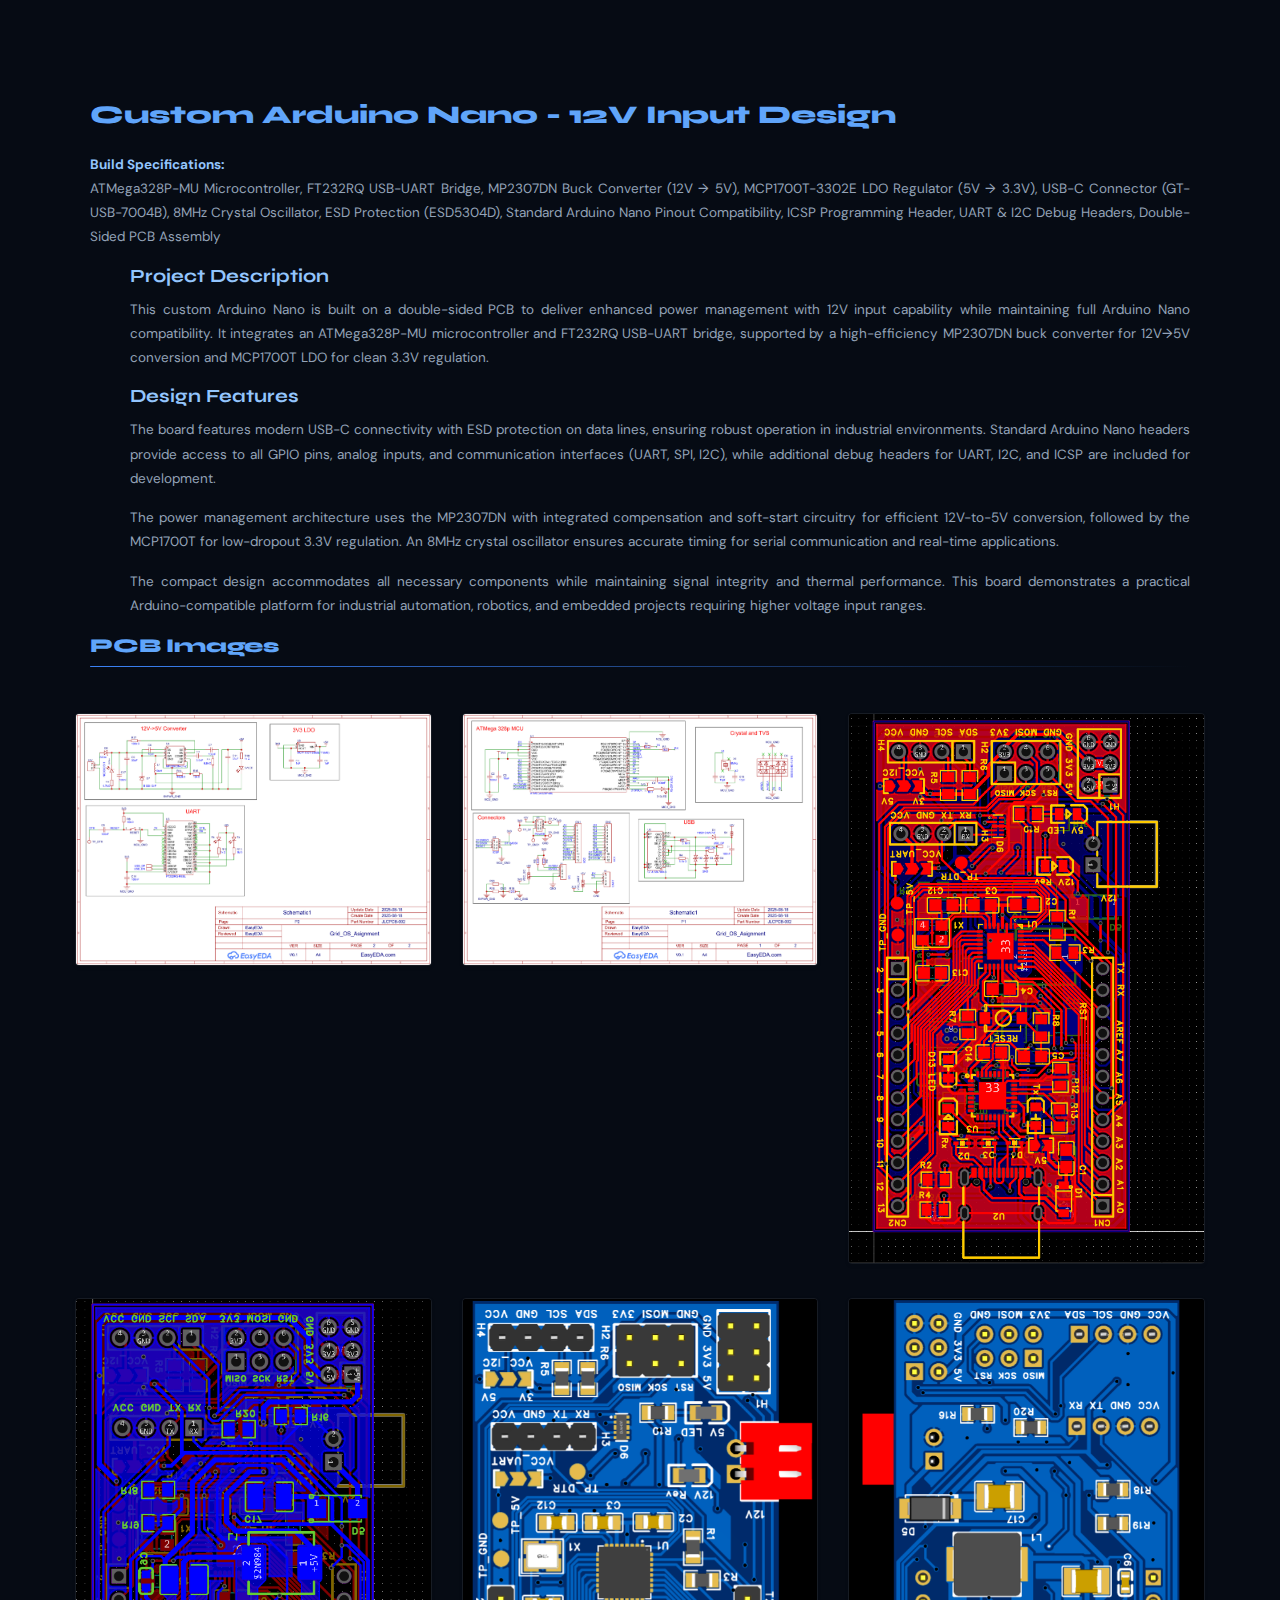
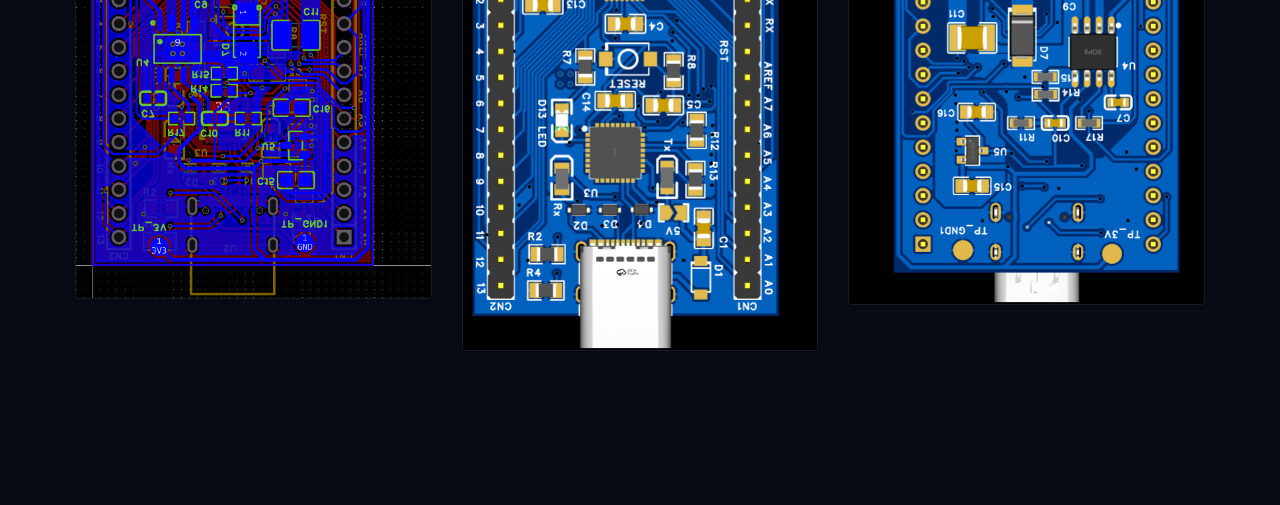
<file: projects/Arduino12V.html>
<!DOCTYPE html>
<html lang="en">
<head>
  <meta charset="utf-8">
  <meta content="width=device-width, initial-scale=1.0" name="viewport">

  <title>Custom Arduino Nano - 12V Input Design</title>
  <meta content="Arduino Nano compatible board with 12V input, USB-C, and enhanced power management" name="description">
  <meta content="Arduino, ATMega328P, USB-C, Buck Converter, PCB, Embedded Systems" name="keywords">

  <!-- Favicons -->
  <link href="../assets/img/favicon.png" rel="icon">
  <link href="../assets/img/apple-touch-icon.png" rel="apple-touch-icon">

  <!-- Google Fonts -->
  <link rel="preconnect" href="https://fonts.googleapis.com">
  <link rel="preconnect" href="https://fonts.gstatic.com" crossorigin>
  <link href="https://fonts.googleapis.com/css2?family=Syne:wght@400;600;700;800&family=JetBrains+Mono:wght@400;500;700&family=DM+Sans:opsz,wght@9..40,300;9..40,400;9..40,500;9..40,600&family=Open+Sans:wght@400;600&family=Raleway:wght@400;600;700&display=swap" rel="stylesheet">

  <!-- Vendor CSS Files -->
  <link href="../assets/vendor/bootstrap/css/bootstrap.min.css" rel="stylesheet">
  <link href="../assets/vendor/icofont/icofont.min.css" rel="stylesheet">
  <link href="../assets/vendor/remixicon/remixicon.css" rel="stylesheet">
  <link href="../assets/vendor/owl.carousel/assets/owl.carousel.min.css" rel="stylesheet">
  <link href="../assets/vendor/boxicons/css/boxicons.min.css" rel="stylesheet">
  <link href="../assets/vendor/venobox/venobox.css" rel="stylesheet">

  <!-- Template Main CSS File -->
  <link href="../assets/css/style.css" rel="stylesheet">
  <link href="../assets/css/project-page.css" rel="stylesheet">
</head>

<body>
  <main id="main">
    <div id="portfolio-details" class="portfolio-details">
      <div class="container">
        <div class="row">

          <div class="col-lg-12 portfolio-info">
            <br>
            <h2 style="color:#60a5fa">Custom Arduino Nano - 12V Input Design</h2>

            <ul style="text-align: justify; list-style-type: none; padding-left: 0;">
              <li style="color:#93c5fd;"><strong>Build Specifications:</strong></li>
              <li>ATMega328P-MU Microcontroller, FT232RQ USB-UART Bridge, MP2307DN Buck Converter (12V → 5V), MCP1700T-3302E LDO Regulator (5V → 3.3V), USB-C Connector (GT-USB-7004B), 8MHz Crystal Oscillator, ESD Protection (ESD5304D), Standard Arduino Nano Pinout Compatibility, ICSP Programming Header, UART & I2C Debug Headers, Double-Sided PCB Assembly</li>
            </ul>

            <ul style="text-align: justify;">
              <h5 style="color:#93c5fd;">Project Description</h5>
            <p style="text-align: justify;">
              This custom Arduino Nano is built on a double-sided PCB to deliver enhanced power management with 12V input capability while maintaining full Arduino Nano compatibility. It integrates an ATMega328P-MU microcontroller and FT232RQ USB-UART bridge, supported by a high-efficiency MP2307DN buck converter for 12V→5V conversion and MCP1700T LDO for clean 3.3V regulation.
            </p>
              <h5 style="color:#93c5fd;">Design Features</h5>
            <p style="text-align: justify;">
              The board features modern USB-C connectivity with ESD protection on data lines, ensuring robust operation in industrial environments. Standard Arduino Nano headers provide access to all GPIO pins, analog inputs, and communication interfaces (UART, SPI, I2C), while additional debug headers for UART, I2C, and ICSP are included for development.
            </p>
            <p style="text-align: justify;">
              The power management architecture uses the MP2307DN with integrated compensation and soft-start circuitry for efficient 12V-to-5V conversion, followed by the MCP1700T for low-dropout 3.3V regulation. An 8MHz crystal oscillator ensures accurate timing for serial communication and real-time applications.
            </p>
            <p style="text-align: justify;">
              The compact design accommodates all necessary components while maintaining signal integrity and thermal performance. This board demonstrates a practical Arduino-compatible platform for industrial automation, robotics, and embedded projects requiring higher voltage input ranges.
            </p>
            </ul>

            <div class="section-title">
              <h2 style="color:#60a5fa;">PCB Images</h2>
            </div>
          </div>

          <!-- Image Grid Section -->
          <div class="row mt-4">
            <div class="col-lg-4 col-md-6 mb-4">
              <img src="../assets/img/project/Arduino/2.jpg" class="img-fluid rounded shadow-sm" alt="AgroSense PCB Top View">
            </div>
            <div class="col-lg-4 col-md-6 mb-4">
              <img src="../assets/img/project/Arduino/3.jpg" class="img-fluid rounded shadow-sm" alt="AgroSense PCB Bottom View">
            </div>
            <div class="col-lg-4 col-md-6 mb-4">
              <img src="../assets/img/project/Arduino/4.png" class="img-fluid rounded shadow-sm" alt="Block Diagram of Node">
            </div>
            <div class="col-lg-4 col-md-6 mb-4">
              <img src="../assets/img/project/Arduino/5.png" class="img-fluid rounded shadow-sm" alt="Schematic Diagram">
            </div>
            <div class="col-lg-4 col-md-6 mb-4">
              <img src="../assets/img/project/Arduino/6.png" class="img-fluid rounded shadow-sm" alt="3D PCB Model">
            </div>
            <div class="col-lg-4 col-md-6 mb-4">
              <img src="../assets/img/project/Arduino/7.png" class="img-fluid rounded shadow-sm" alt="3D PCB Model">
            </div>
          </div>
          <!-- End Image Grid Section -->

        </div>
      </div>
    </div>
  </main>

  <!-- Vendor JS Files -->
  <script src="../assets/vendor/jquery/jquery.min.js"></script>
  <script src="../assets/vendor/bootstrap/js/bootstrap.bundle.min.js"></script>
  <script src="../assets/vendor/jquery.easing/jquery.easing.min.js"></script>
  <script src="../assets/vendor/php-email-form/validate.js"></script>
  <script src="../assets/vendor/waypoints/jquery.waypoints.min.js"></script>
  <script src="../assets/vendor/counterup/counterup.min.js"></script>
  <script src="../assets/vendor/owl.carousel/owl.carousel.min.js"></script>
  <script src="../assets/vendor/isotope-layout/isotope.pkgd.min.js"></script>
  <script src="../assets/vendor/venobox/venobox.min.js"></script>

  <!-- Template Main JS File -->
  <script src="../assets/js/main.js"></script>
</body>
</html>
</file>
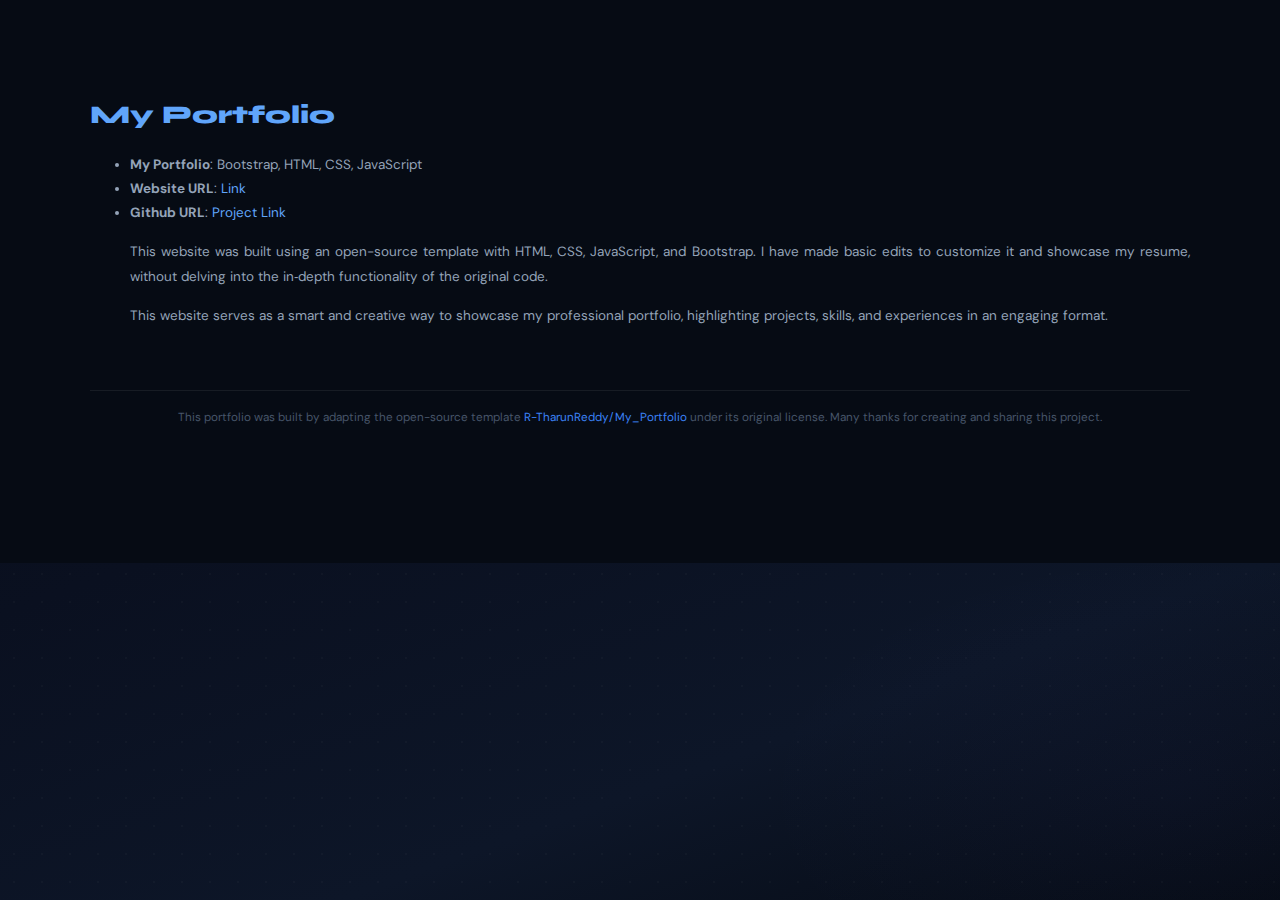
<file: projects/blog.html>
<!DOCTYPE html>
<html lang="en">

<head>
  <meta charset="utf-8">
  <meta content="width=device-width, initial-scale=1.0" name="viewport">

  <title>Personal Portfolio</title>
  <meta name="description" content="Personal Portfolio website built with Bootstrap and customized using HTML, CSS, and JavaScript.">
  <meta name="keywords" content="Portfolio, Bootstrap, HTML, CSS, JavaScript">

  <!-- Favicons -->
  <link href="../assets/img/favicon.png" rel="icon">
  <link href="../assets/img/apple-touch-icon.png" rel="apple-touch-icon">

  <!-- Google Fonts -->
  <link rel="preconnect" href="https://fonts.googleapis.com">
  <link rel="preconnect" href="https://fonts.gstatic.com" crossorigin>
  <link href="https://fonts.googleapis.com/css2?family=Syne:wght@400;600;700;800&family=JetBrains+Mono:wght@400;500;700&family=DM+Sans:opsz,wght@9..40,300;9..40,400;9..40,500;9..40,600&family=Open+Sans:wght@400;600&family=Raleway:wght@400;600;700&display=swap" rel="stylesheet">

  <!-- Vendor CSS Files -->
  <link href="../assets/vendor/bootstrap/css/bootstrap.min.css" rel="stylesheet">
  <link href="../assets/vendor/icofont/icofont.min.css" rel="stylesheet">
  <link href="../assets/vendor/remixicon/remixicon.css" rel="stylesheet">
  <link href="../assets/vendor/owl.carousel/assets/owl.carousel.min.css" rel="stylesheet">
  <link href="../assets/vendor/boxicons/css/boxicons.min.css" rel="stylesheet">
  <link href="../assets/vendor/venobox/venobox.css" rel="stylesheet">

  <!-- Template Main CSS File -->
  <link href="../assets/css/style.css" rel="stylesheet">
  <link href="../assets/css/project-page.css" rel="stylesheet">

  <!-- =======================================================
  * Template Name: Personal - v2.2.0
  * Template URL: https://bootstrapmade.com/personal-free-resume-bootstrap-template/
  * Author: BootstrapMade.com
  * License: https://bootstrapmade.com/license/
  ======================================================== -->
</head>

<body>

  <!-- ======= Portfolio Details ======= -->
  <main id="main">
    <div id="portfolio-details" class="portfolio-details">
      <div class="container">

        <div class="row">

          <div class="col-lg-12 portfolio-info">
            <br>
            <h2 style="color:#60a5fa">My Portfolio</h2>

            <ul style="text-align: justify;">
              <li><strong>My Portfolio</strong>:  Bootstrap, HTML, CSS, JavaScript</li>
              <li><strong>Website URL</strong>: <a href="https://alita-tempest.github.io/Portfolio/" target="_blank">Link</a></li>
              <li><strong>Github URL</strong>: <a href="https://github.com/Alita-Tempest/Portfolio" target="_blank">Project Link</a></li>
            </ul>

            <ul style="text-align: justify;">
            <p> This website was built using an open-source template with HTML, CSS, JavaScript, and Bootstrap. I have made basic edits to customize it and showcase my resume, without delving into the in‑depth functionality of the original code.</p>

            <p>This website serves as a smart and creative way to showcase my professional portfolio, highlighting projects, skills, and experiences in an engaging format.</p>
            </ul>
          </div>

          <!-- Acknowledgments -->
          <div class="col-lg-12 text-center mt-4">
            <p style="font-size:0.9em; text-align: justify;">
              This portfolio was built by adapting the open-source template 
              <a href="https://github.com/R-TharunReddy/My_Portfolio" target="_blank">R-TharunReddy/My_Portfolio</a> 
              under its original license. Many thanks for creating and sharing this project.
            </p>
          </div>

        </div>
      </div>
    </div><!-- End Portfolio Details -->
  </main><!-- End #main -->

  <!-- Vendor JS Files -->
  <script src="../assets/vendor/jquery/jquery.min.js"></script>
  <script src="../assets/vendor/bootstrap/js/bootstrap.bundle.min.js"></script>
  <script src="../assets/vendor/jquery.easing/jquery.easing.min.js"></script>
  <script src="../assets/vendor/php-email-form/validate.js"></script>
  <script src="../assets/vendor/waypoints/jquery.waypoints.min.js"></script>
  <script src="../assets/vendor/counterup/counterup.min.js"></script>
  <script src="../assets/vendor/owl.carousel/owl.carousel.min.js"></script>
  <script src="../assets/vendor/isotope-layout/isotope.pkgd.min.js"></script>
  <script src="../assets/vendor/venobox/venobox.min.js"></script>

  <!-- Template Main JS File -->
  <script src="../assets/js/main.js"></script>

  <!-- Google Analytics -->
  <script>
    if (window.self === window.top) {
      (function(i, s, o, g, r, a, m) {
        i['GoogleAnalyticsObject'] = r;
        i[r] = i[r] || function() {
          (i[r].q = i[r].q || []).push(arguments)
        }, i[r].l = 1 * new Date();
        a = s.createElement(o),
          m = s.getElementsByTagName(o)[0];
        a.async = 1;
        a.src = g;
        m.parentNode.insertBefore(a, m)
      })(window, document, 'script', '//www.google-analytics.com/analytics.js', 'ga');
      ga('create', 'UA-55234356-4', 'auto');
      ga('send', 'pageview');
    }
  </script>

</body>
</html>
</file>
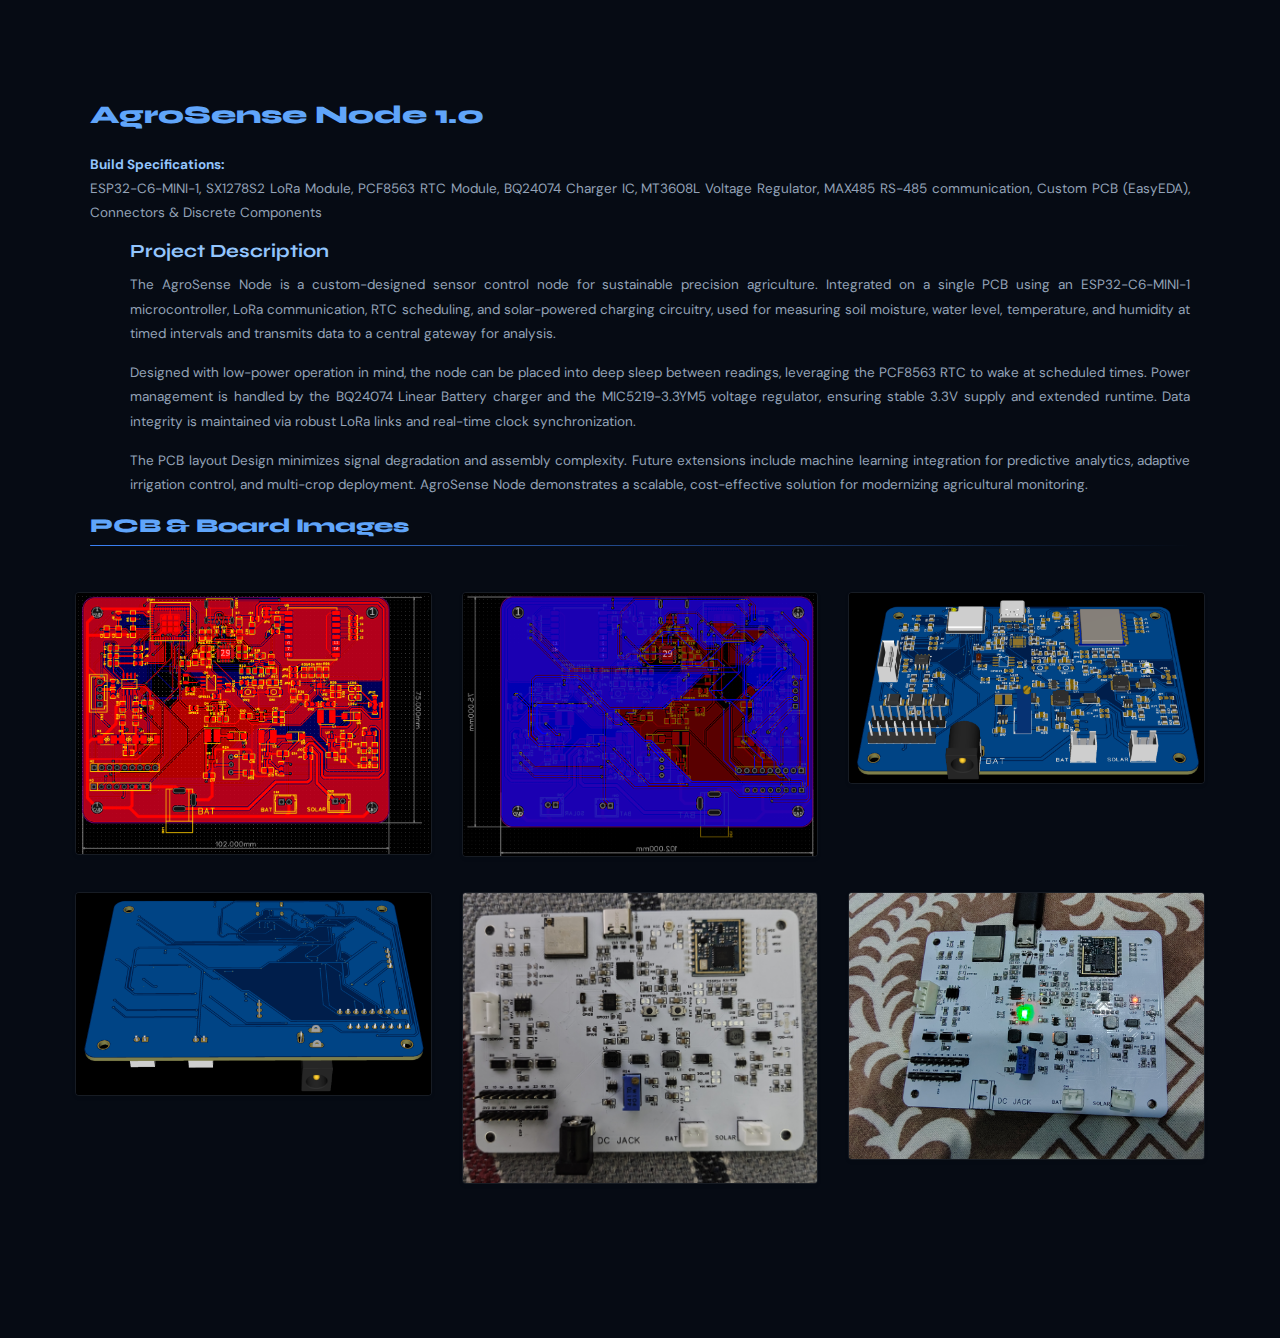
<file: projects/Capstone1.html>
<!DOCTYPE html>
<html lang="en">
<head>
  <meta charset="utf-8">
  <meta content="width=device-width, initial-scale=1.0" name="viewport">

  <title>AgroSense Node</title>
  <meta content="IoT-based smart farming sensor node" name="description">
  <meta content="IoT, Agriculture, Sensor Node, LoRa, ESP32, PCB" name="keywords">

  <!-- Favicons -->
  <link href="../assets/img/favicon.png" rel="icon">
  <link href="../assets/img/apple-touch-icon.png" rel="apple-touch-icon">

  <!-- Google Fonts -->
  <link rel="preconnect" href="https://fonts.googleapis.com">
  <link rel="preconnect" href="https://fonts.gstatic.com" crossorigin>
  <link href="https://fonts.googleapis.com/css2?family=Syne:wght@400;600;700;800&family=JetBrains+Mono:wght@400;500;700&family=DM+Sans:opsz,wght@9..40,300;9..40,400;9..40,500;9..40,600&family=Open+Sans:wght@400;600&family=Raleway:wght@400;600;700&display=swap" rel="stylesheet">

  <!-- Vendor CSS Files -->
  <link href="../assets/vendor/bootstrap/css/bootstrap.min.css" rel="stylesheet">
  <link href="../assets/vendor/icofont/icofont.min.css" rel="stylesheet">
  <link href="../assets/vendor/remixicon/remixicon.css" rel="stylesheet">
  <link href="../assets/vendor/owl.carousel/assets/owl.carousel.min.css" rel="stylesheet">
  <link href="../assets/vendor/boxicons/css/boxicons.min.css" rel="stylesheet">
  <link href="../assets/vendor/venobox/venobox.css" rel="stylesheet">

  <!-- Template Main CSS File -->
  <link href="../assets/css/style.css" rel="stylesheet">
  <link href="../assets/css/project-page.css" rel="stylesheet">
</head>

<body>
  <main id="main">
    <div id="portfolio-details" class="portfolio-details">
      <div class="container">
        <div class="row">

          <div class="col-lg-12 portfolio-info">
            <br>
            <h2 style="color:#60a5fa">AgroSense Node 1.0</h2>

            <ul style="text-align: justify; list-style-type: none; padding-left: 0;">
              <li style="color:#93c5fd"><strong>Build Specifications:</strong></li>
                <li>ESP32-C6-MINI-1, SX1278S2 LoRa Module, PCF8563 RTC Module, BQ24074 Charger IC, MT3608L Voltage Regulator, MAX485 RS-485 communication, Custom PCB (EasyEDA), Connectors & Discrete Components</li>
            </ul>

            <ul style="text-align: justify;">
              <h5 style="color:#93c5fd">Project Description</h5>
            <p style="text-align: justify;">
              The AgroSense Node is a custom-designed sensor control node for sustainable precision agriculture. Integrated on a single PCB using an ESP32-C6-MINI-1 microcontroller, LoRa communication, RTC scheduling, and solar-powered charging circuitry, used for measuring soil moisture, water level, temperature, and humidity at timed intervals and transmits data to a central gateway for analysis.
            </p>
            <p style="text-align: justify;">
              Designed with low-power operation in mind, the node can be placed into deep sleep between readings, leveraging the PCF8563 RTC to wake at scheduled times. Power management is handled by the BQ24074 Linear Battery charger and the MIC5219-3.3YM5 voltage regulator, ensuring stable 3.3V supply and extended runtime. Data integrity is maintained via robust LoRa links and real-time clock synchronization.
            </p>
            <p style="text-align: justify;">
              The PCB layout Design minimizes signal degradation and assembly complexity. Future extensions include machine learning integration for predictive analytics, adaptive irrigation control, and multi-crop deployment. AgroSense Node demonstrates a scalable, cost-effective solution for modernizing agricultural monitoring.
            </p>
            </ul>

            <div class="section-title">
              <h2 style="color:#60a5fa;">PCB & Board Images</h2>
            </div>
          </div>

          <!-- Image Grid Section -->
          <div class="row mt-4">
            <div class="col-lg-4 col-md-6 mb-4">
              <img src="../assets/img/project/Capstone1/1.png" class="img-fluid rounded shadow-sm" alt="AgroSense PCB Top View">
            </div>
            <div class="col-lg-4 col-md-6 mb-4">
              <img src="../assets/img/project/Capstone1/2.png" class="img-fluid rounded shadow-sm" alt="AgroSense PCB Bottom View">
            </div>
            <div class="col-lg-4 col-md-6 mb-4">
              <img src="../assets/img/project/Capstone1/3.png" class="img-fluid rounded shadow-sm" alt="Block Diagram of Node">
            </div>
            <div class="col-lg-4 col-md-6 mb-4">
              <img src="../assets/img/project/Capstone1/4.png" class="img-fluid rounded shadow-sm" alt="Schematic Diagram">
            </div>
            <div class="col-lg-4 col-md-6 mb-4">
              <img src="../assets/img/project/Capstone1/5.jpg" class="img-fluid rounded shadow-sm" alt="3D PCB Model">
            </div>
            <div class="col-lg-4 col-md-6 mb-4">
              <img src="../assets/img/project/Capstone1/6.jpg" class="img-fluid rounded shadow-sm" alt="3D PCB Model">
            </div>
          </div>
          <!-- End Image Grid Section -->

        </div>
      </div>
    </div>
  </main>

  <!-- Vendor JS Files -->
  <script src="../assets/vendor/jquery/jquery.min.js"></script>
  <script src="../assets/vendor/bootstrap/js/bootstrap.bundle.min.js"></script>
  <script src="../assets/vendor/jquery.easing/jquery.easing.min.js"></script>
  <script src="../assets/vendor/php-email-form/validate.js"></script>
  <script src="../assets/vendor/waypoints/jquery.waypoints.min.js"></script>
  <script src="../assets/vendor/counterup/counterup.min.js"></script>
  <script src="../assets/vendor/owl.carousel/owl.carousel.min.js"></script>
  <script src="../assets/vendor/isotope-layout/isotope.pkgd.min.js"></script>
  <script src="../assets/vendor/venobox/venobox.min.js"></script>

  <!-- Template Main JS File -->
  <script src="../assets/js/main.js"></script>
</body>
</html>
</file>
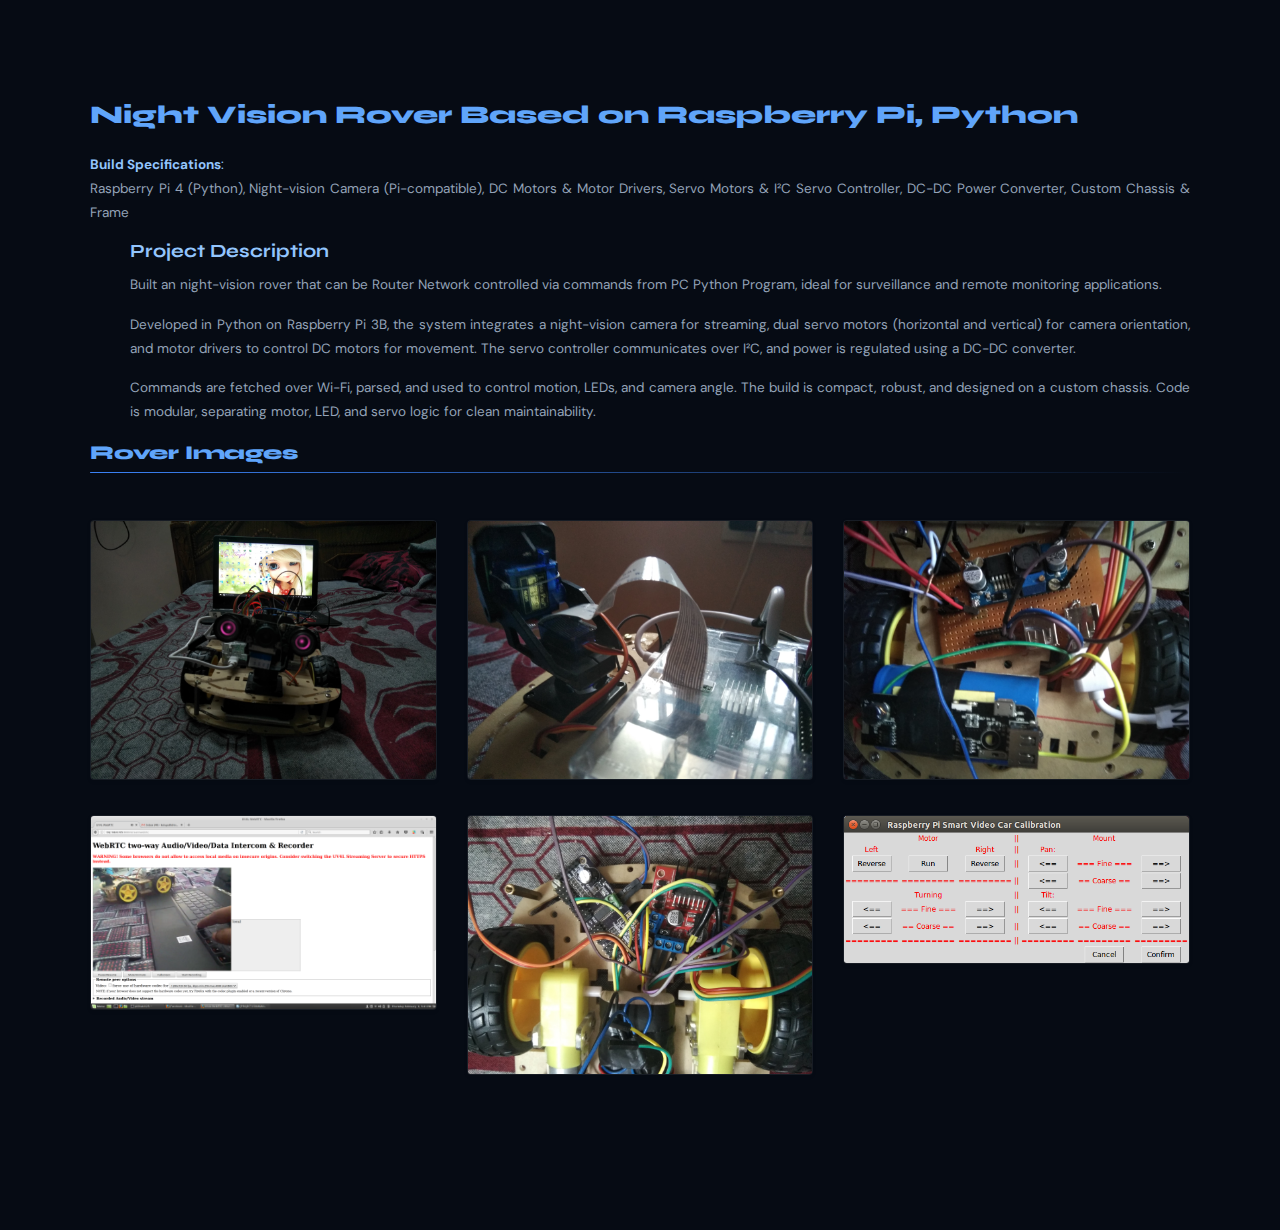
<file: projects/NightVision.html>
<!DOCTYPE html>
<html lang="en">
<head>
  <meta charset="utf-8">
  <meta name="viewport" content="width=device-width, initial-scale=1.0">

  <title>Night Vision Rover Based on Raspberry Pi, Python</title>
  <meta name="description" content="">
  <meta name="keywords" content="">

  <!-- Favicons -->
  <link href="../assets/img/favicon.png" rel="icon">
  <link href="../assets/img/apple-touch-icon.png" rel="apple-touch-icon">

  <!-- Google Fonts -->
  <link rel="preconnect" href="https://fonts.googleapis.com">
  <link rel="preconnect" href="https://fonts.gstatic.com" crossorigin>
  <link href="https://fonts.googleapis.com/css2?family=Syne:wght@400;600;700;800&family=JetBrains+Mono:wght@400;500;700&family=DM+Sans:opsz,wght@9..40,300;9..40,400;9..40,500;9..40,600&family=Open+Sans:wght@400;600&family=Raleway:wght@400;600;700&display=swap" rel="stylesheet">

  <!-- Vendor CSS Files -->
  <link href="../assets/vendor/bootstrap/css/bootstrap.min.css" rel="stylesheet">
  <link href="../assets/vendor/icofont/icofont.min.css" rel="stylesheet">
  <link href="../assets/vendor/remixicon/remixicon.css" rel="stylesheet">
  <link href="../assets/vendor/owl.carousel/assets/owl.carousel.min.css" rel="stylesheet">
  <link href="../assets/vendor/boxicons/css/boxicons.min.css" rel="stylesheet">
  <link href="../assets/vendor/venobox/venobox.css" rel="stylesheet">

  <!-- Template Main CSS File -->
  <link href="../assets/css/style.css" rel="stylesheet">
  <link href="../assets/css/project-page.css" rel="stylesheet">
</head>

<body>
  <!-- ======= Portfolio Details ======= -->
  <main id="main">
    <div id="portfolio-details" class="portfolio-details">
      <div class="container">

        <div class="row">
          <div class="col-lg-12 portfolio-info">
            <br>
            <h2 style="color:#60a5fa;text-align: justify;">Night Vision Rover Based on Raspberry Pi, Python</h2>
            <ul  style="text-align: justify; list-style-type: none; padding-left: 0;">
              <li style="color:#93c5fd"><strong>Build Specifications</strong>:</li>
                <li>Raspberry Pi 4 (Python), Night-vision Camera (Pi-compatible), DC Motors & Motor Drivers, Servo Motors & I²C Servo Controller, DC-DC Power Converter, Custom Chassis & Frame</li>
            </ul>
            
            <ul style="text-align: justify;">
              <h5 style="color:#93c5fd">Project Description</h5>
            <p>
              Built an night-vision rover that can be Router Network controlled via commands from PC Python Program, ideal for surveillance and remote monitoring applications.
            </p>
            <p>
              Developed in Python on Raspberry Pi 3B, the system integrates a night-vision camera for streaming, dual servo motors (horizontal and vertical) for camera orientation, and motor drivers to control DC motors for movement. The servo controller communicates over I²C, and power is regulated using a DC-DC converter.
            </p>
            <p>
              Commands are fetched over Wi-Fi, parsed, and used to control motion, LEDs, and camera angle. The build is compact, robust, and designed on a custom chassis. Code is modular, separating motor, LED, and servo logic for clean maintainability.
            </p>
            </ul>
            <div class="section-title">
              <h2 style="color:#60a5fa;">Rover Images</h2>
            </div>
          </div>
        </div>


        <!-- Image Grid Section -->
        <div class="row mt-4">
          <div class="col-lg-4 col-md-6 mb-4">
            <img src="../assets/img/project/Night/A.jpg" class="img-fluid rounded shadow-sm" alt="Night Vision Rover Image 1">
          </div>
          <div class="col-lg-4 col-md-6 mb-4">
            <img src="../assets/img/project/Night/B.jpg" class="img-fluid rounded shadow-sm" alt="Night Vision Rover Image 2">
          </div>
          <div class="col-lg-4 col-md-6 mb-4">
            <img src="../assets/img/project/Night/C.jpg" class="img-fluid rounded shadow-sm" alt="Night Vision Rover Image 3">
          </div>
          <div class="col-lg-4 col-md-6 mb-4">
            <img src="../assets/img/project/Night/D.png" class="img-fluid rounded shadow-sm" alt="Night Vision Rover Image 4">
          </div>
          <div class="col-lg-4 col-md-6 mb-4">
            <img src="../assets/img/project/Night/E.jpg" class="img-fluid rounded shadow-sm" alt="Night Vision Rover Image 5">
          </div>
          <div class="col-lg-4 col-md-6 mb-4">
            <img src="../assets/img/project/Night/F.png" class="img-fluid rounded shadow-sm" alt="Night Vision Rover Image 5">
          </div>
        </div>
        <!-- End Image Grid Section -->

      </div>
    </div><!-- End Portfolio Details -->
  </main><!-- End #main -->

  <!-- Vendor JS Files -->
  <script src="../assets/vendor/jquery/jquery.min.js"></script>
  <script src="../assets/vendor/bootstrap/js/bootstrap.bundle.min.js"></script>
  <script src="../assets/vendor/jquery.easing/jquery.easing.min.js"></script>
  <script src="../assets/vendor/php-email-form/validate.js"></script>
  <script src="../assets/vendor/waypoints/jquery.waypoints.min.js"></script>
  <script src="../assets/vendor/counterup/counterup.min.js"></script>
  <script src="../assets/vendor/owl.carousel/owl.carousel.min.js"></script>
  <script src="../assets/vendor/isotope-layout/isotope.pkgd.min.js"></script>
  <script src="../assets/vendor/venobox/venobox.min.js"></script>

  <!-- Template Main JS File -->
  <script src="../assets/js/main.js"></script>

</body>
</html>
</file>
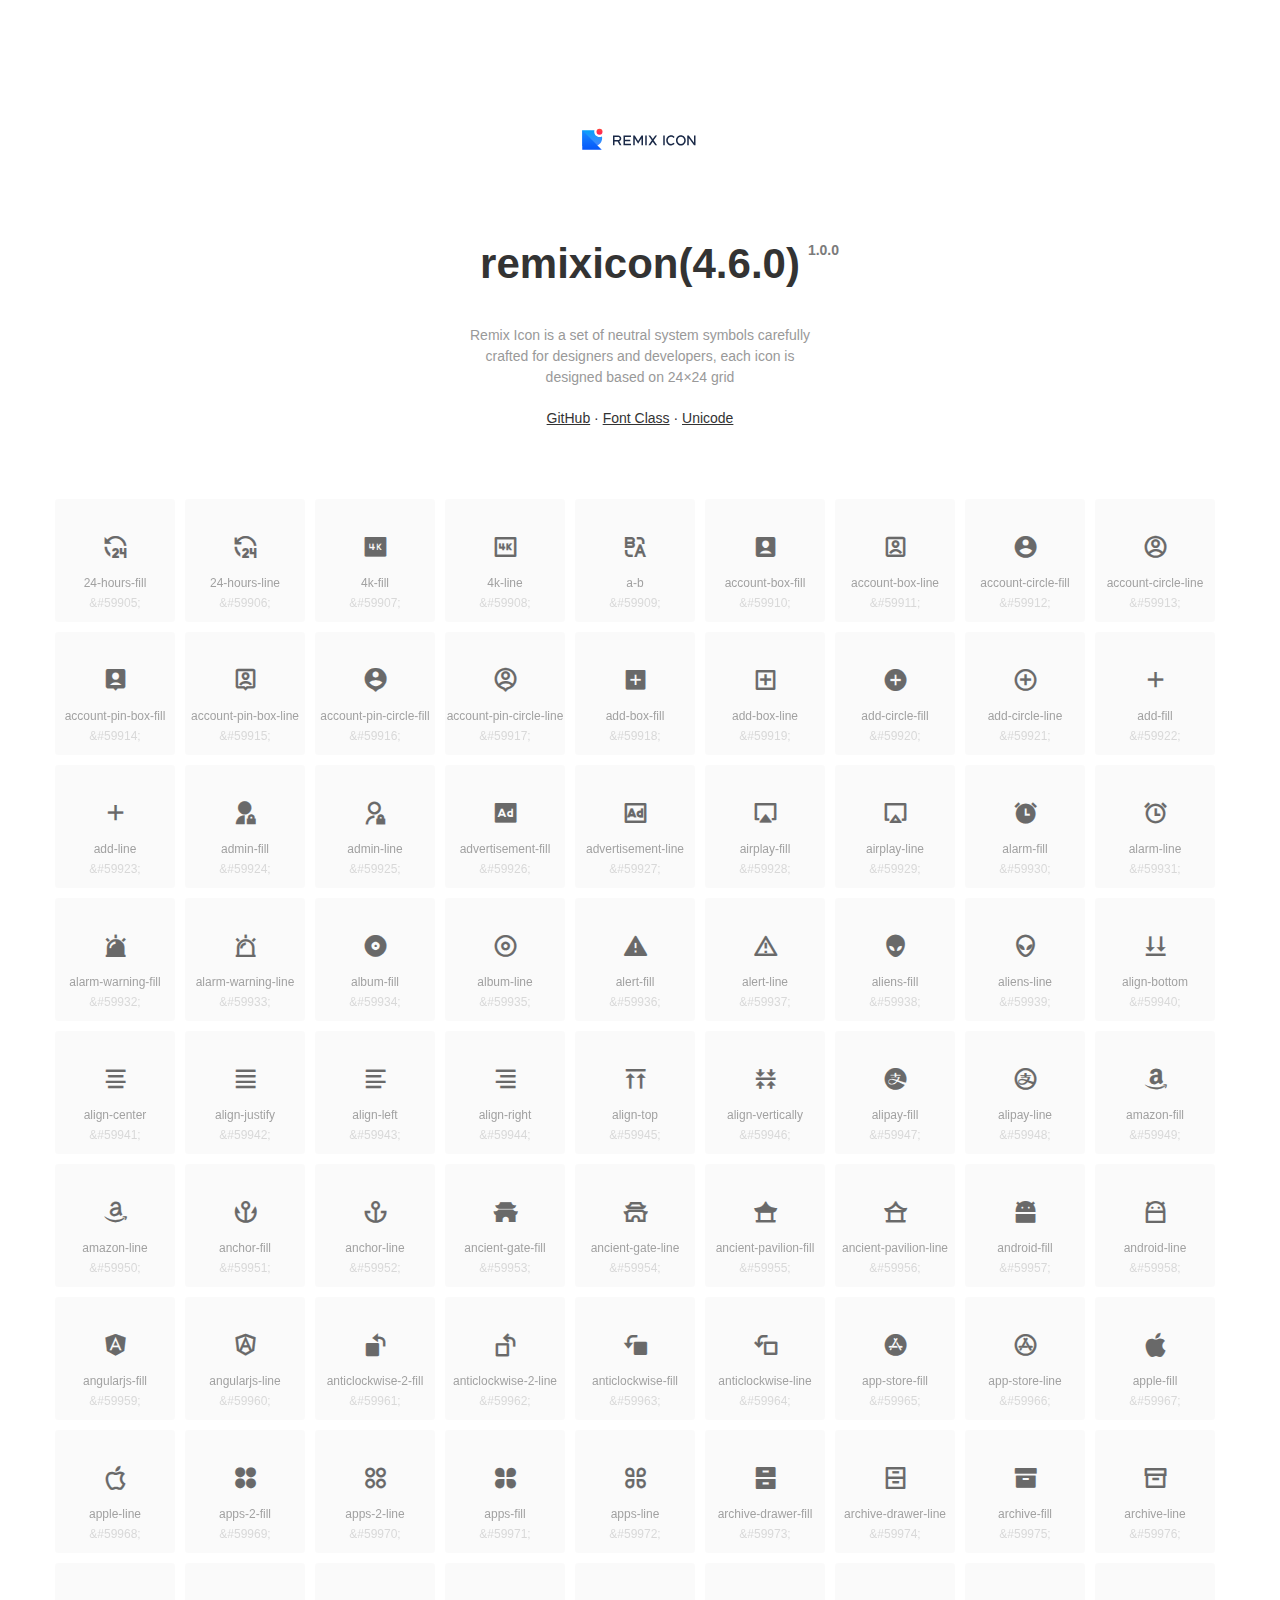
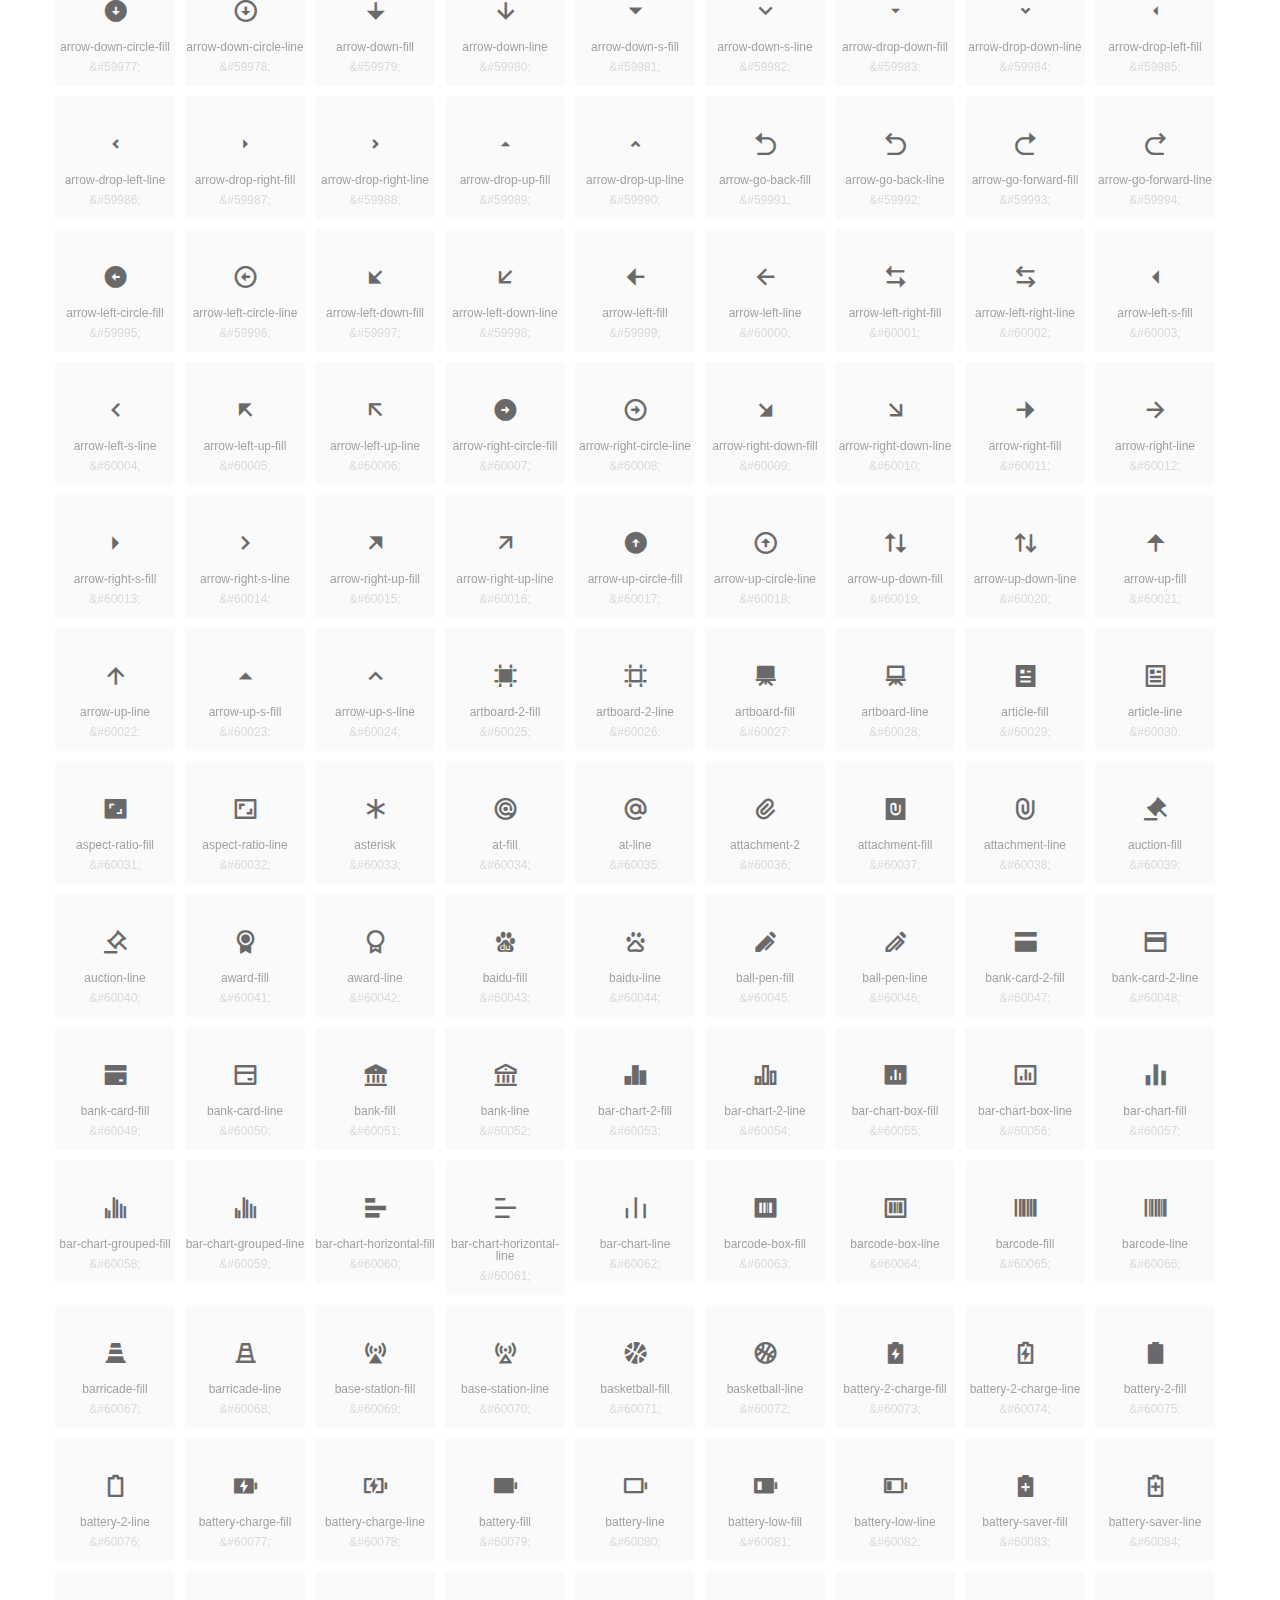
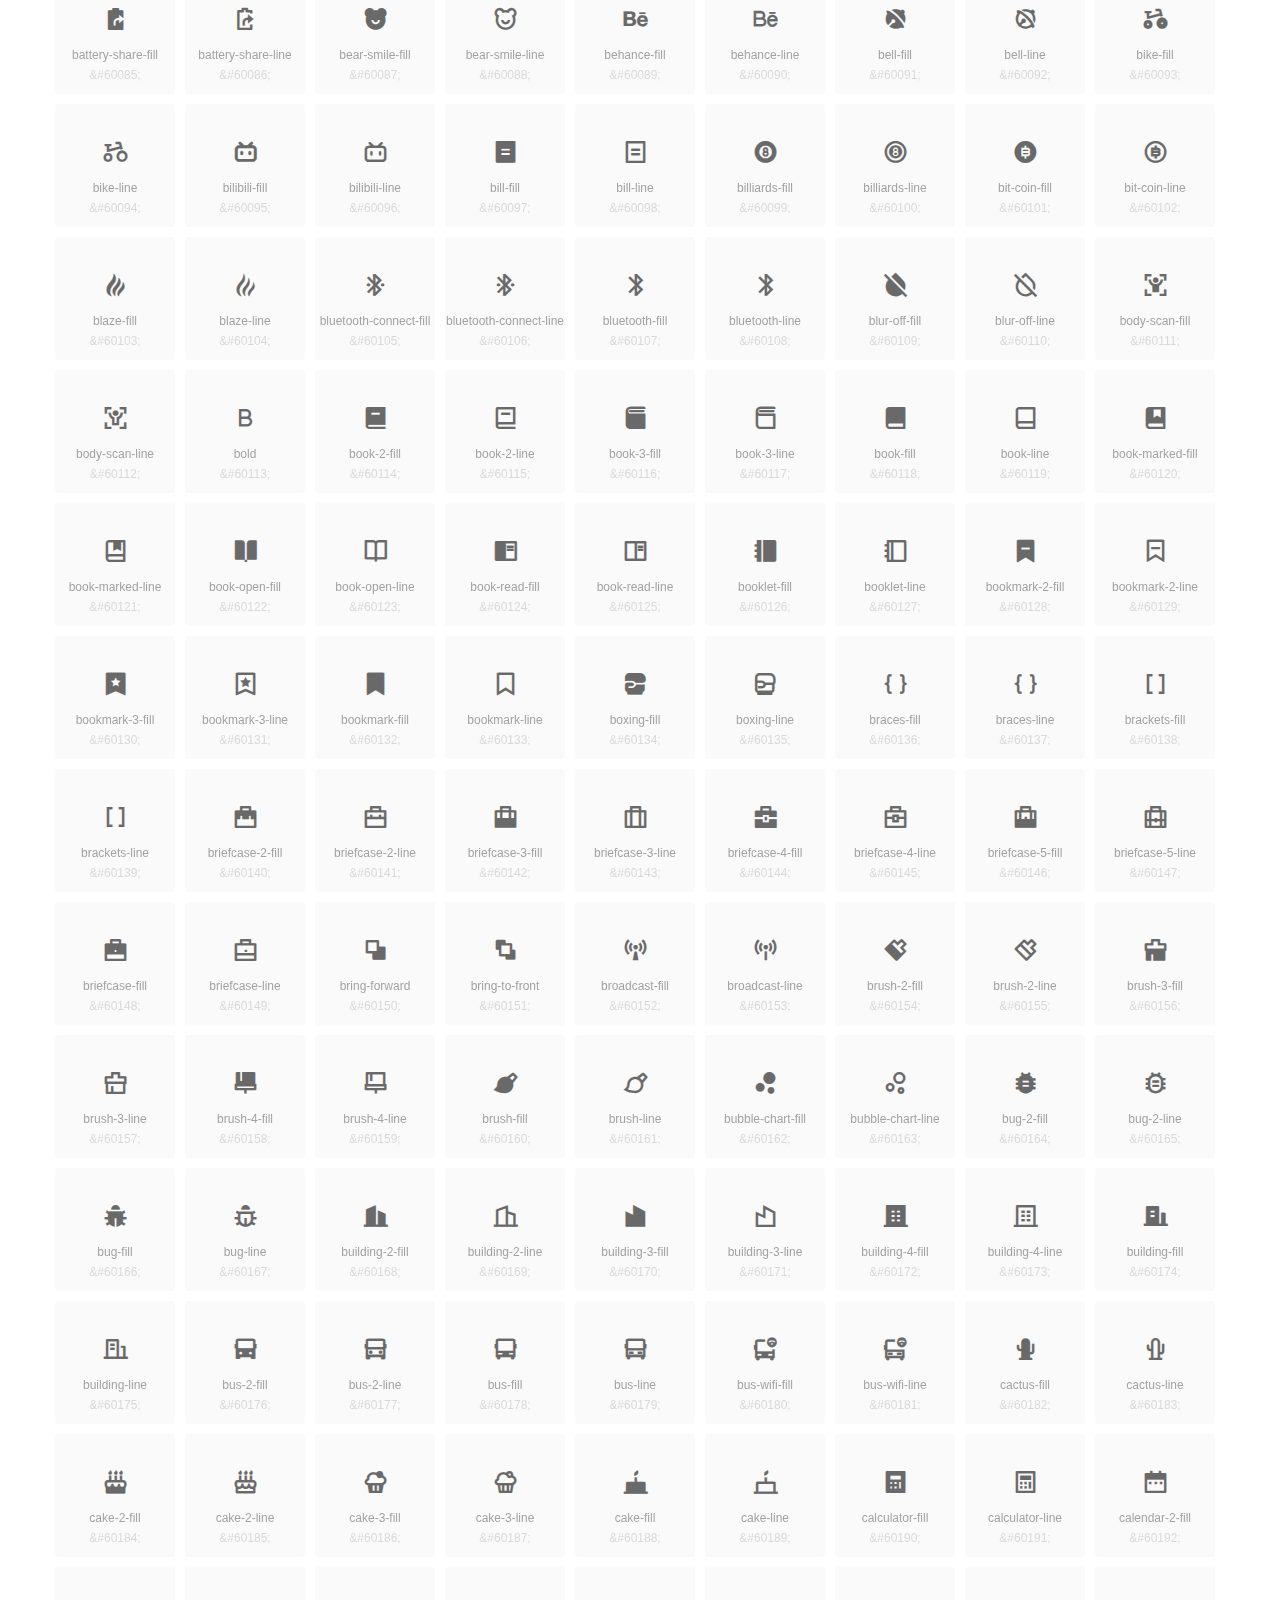
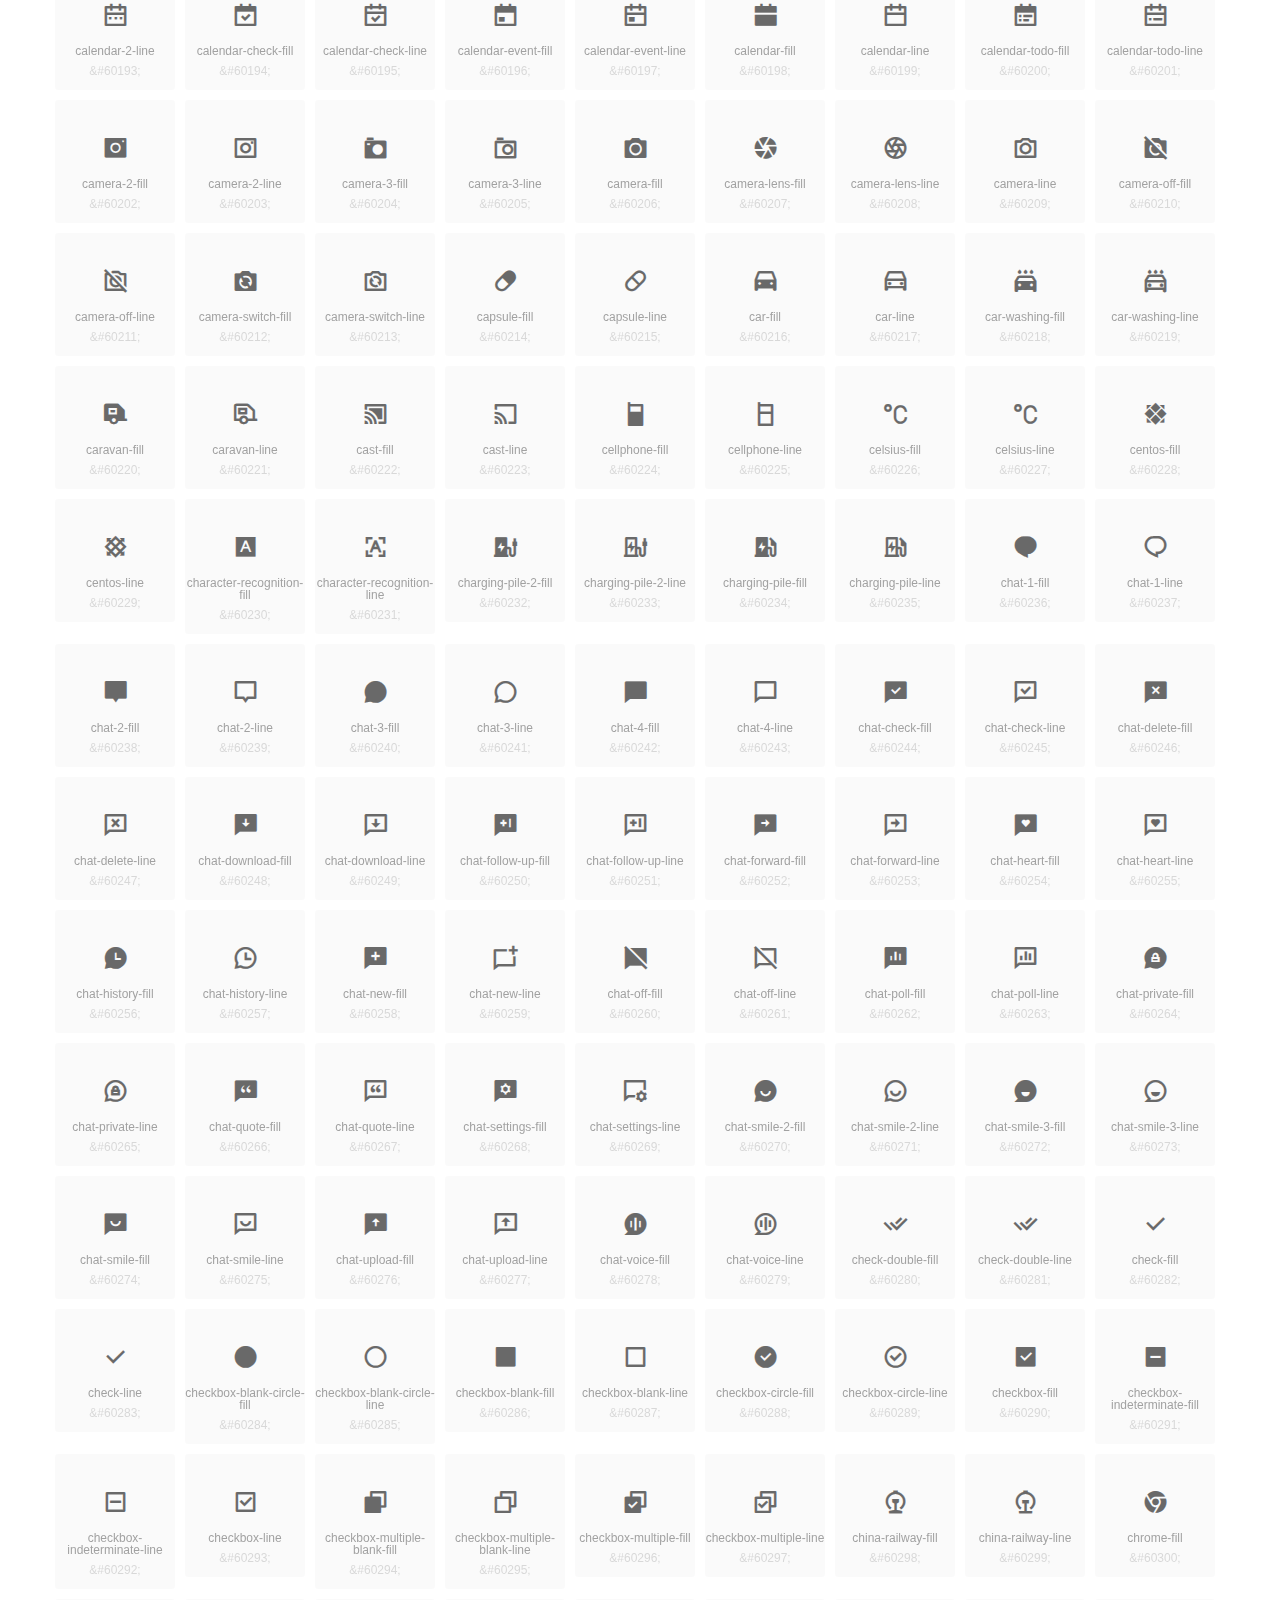
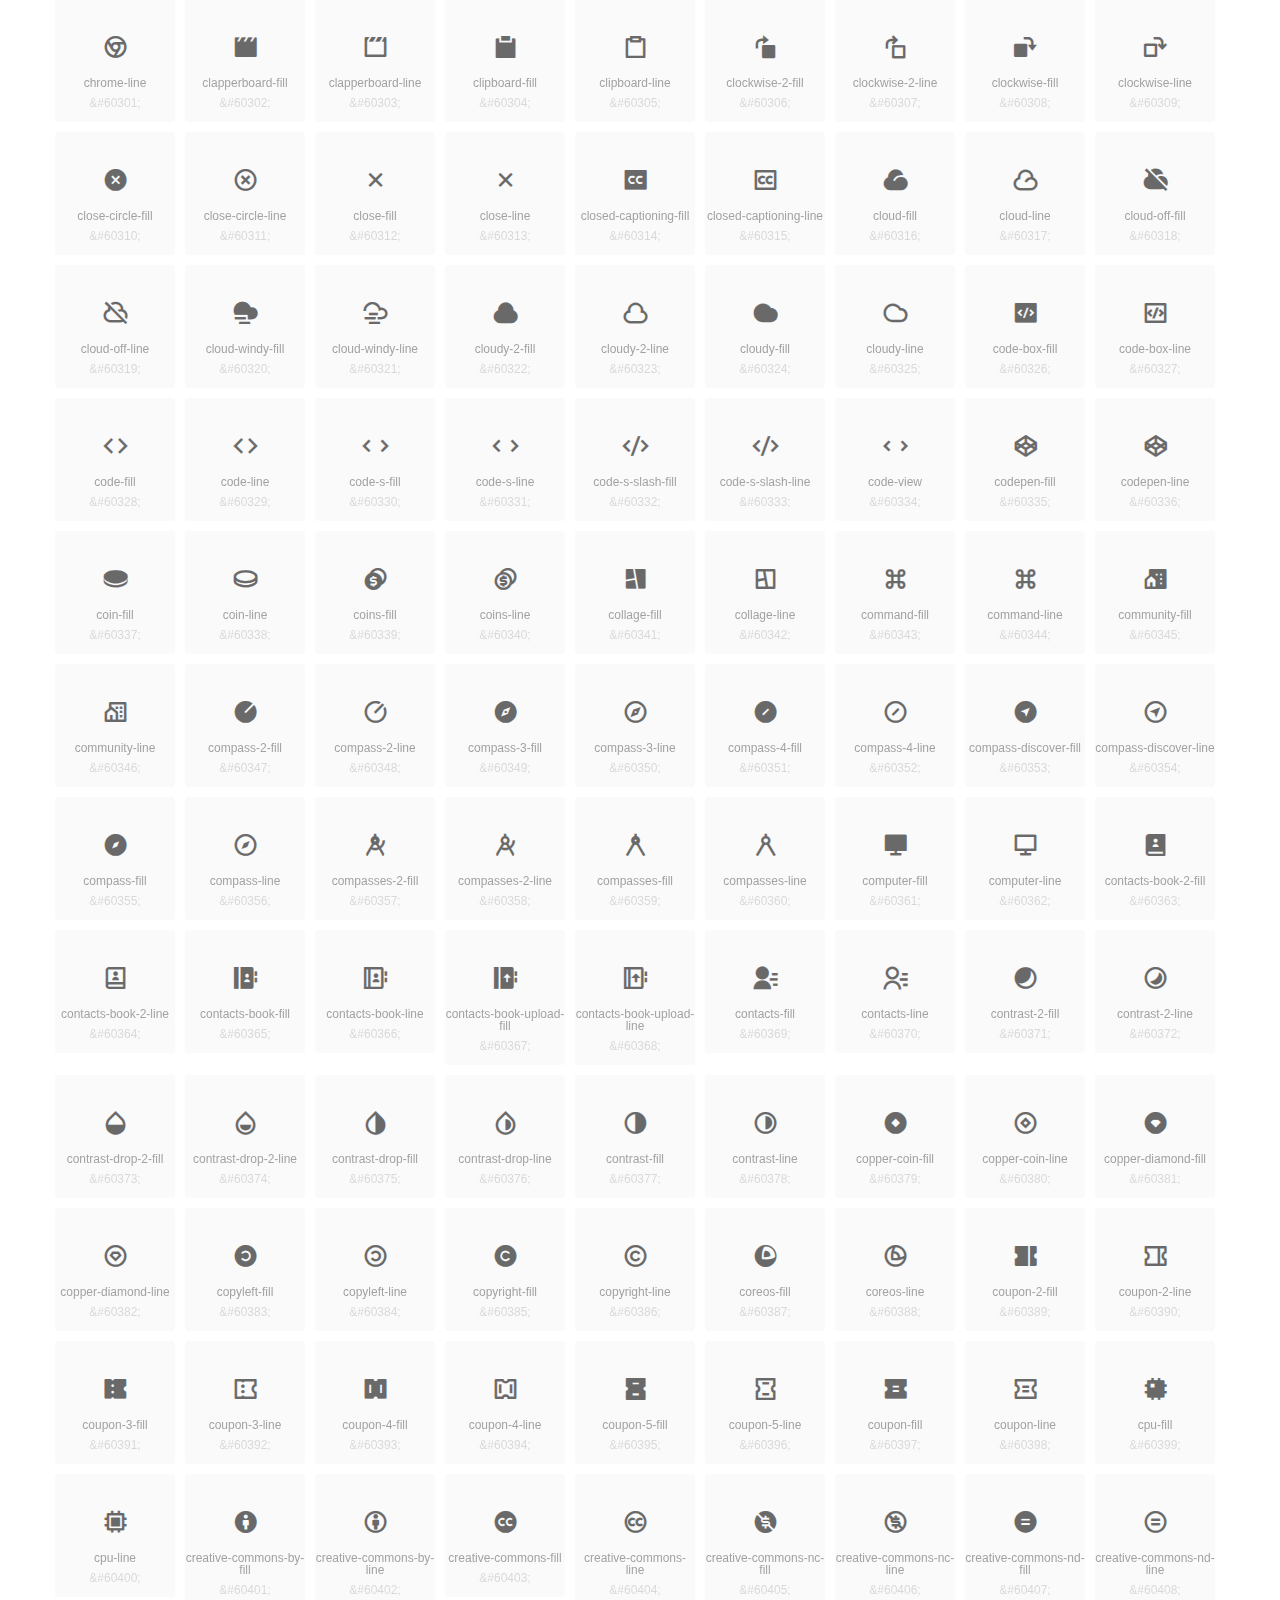
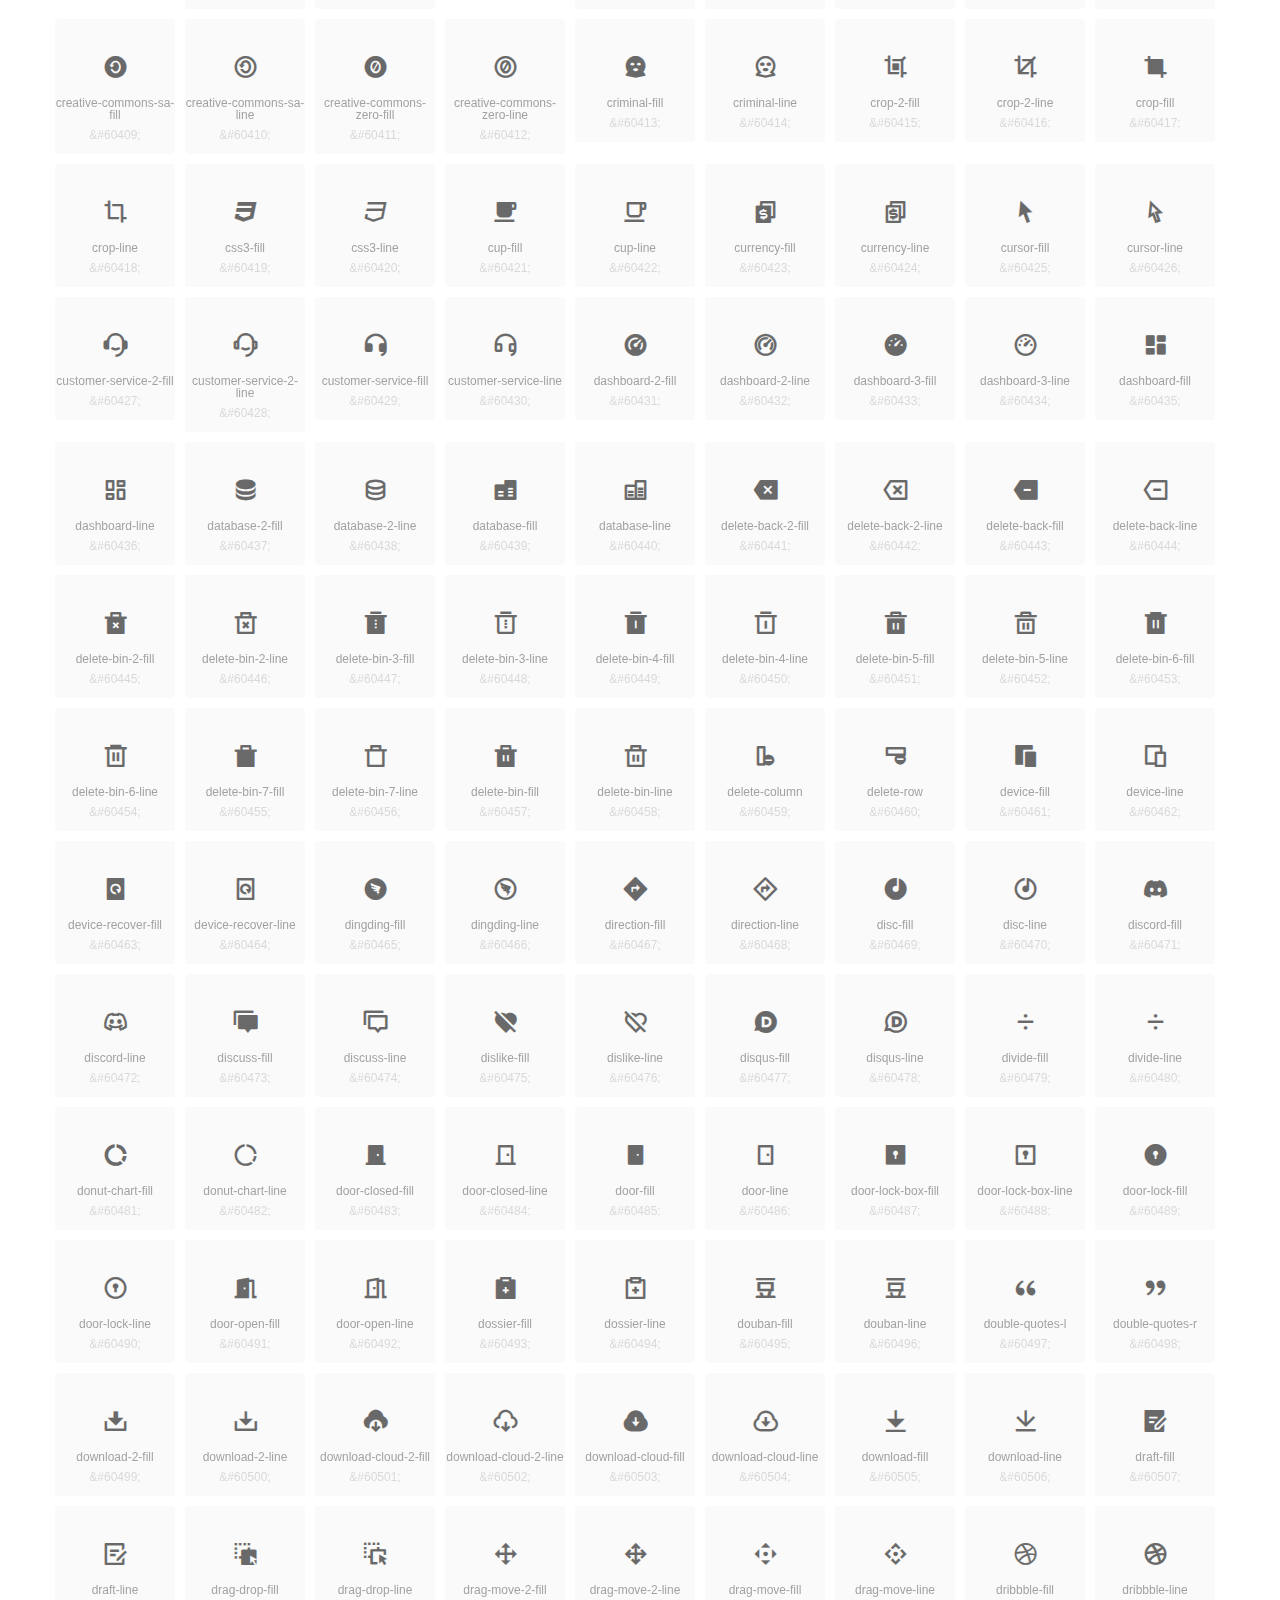
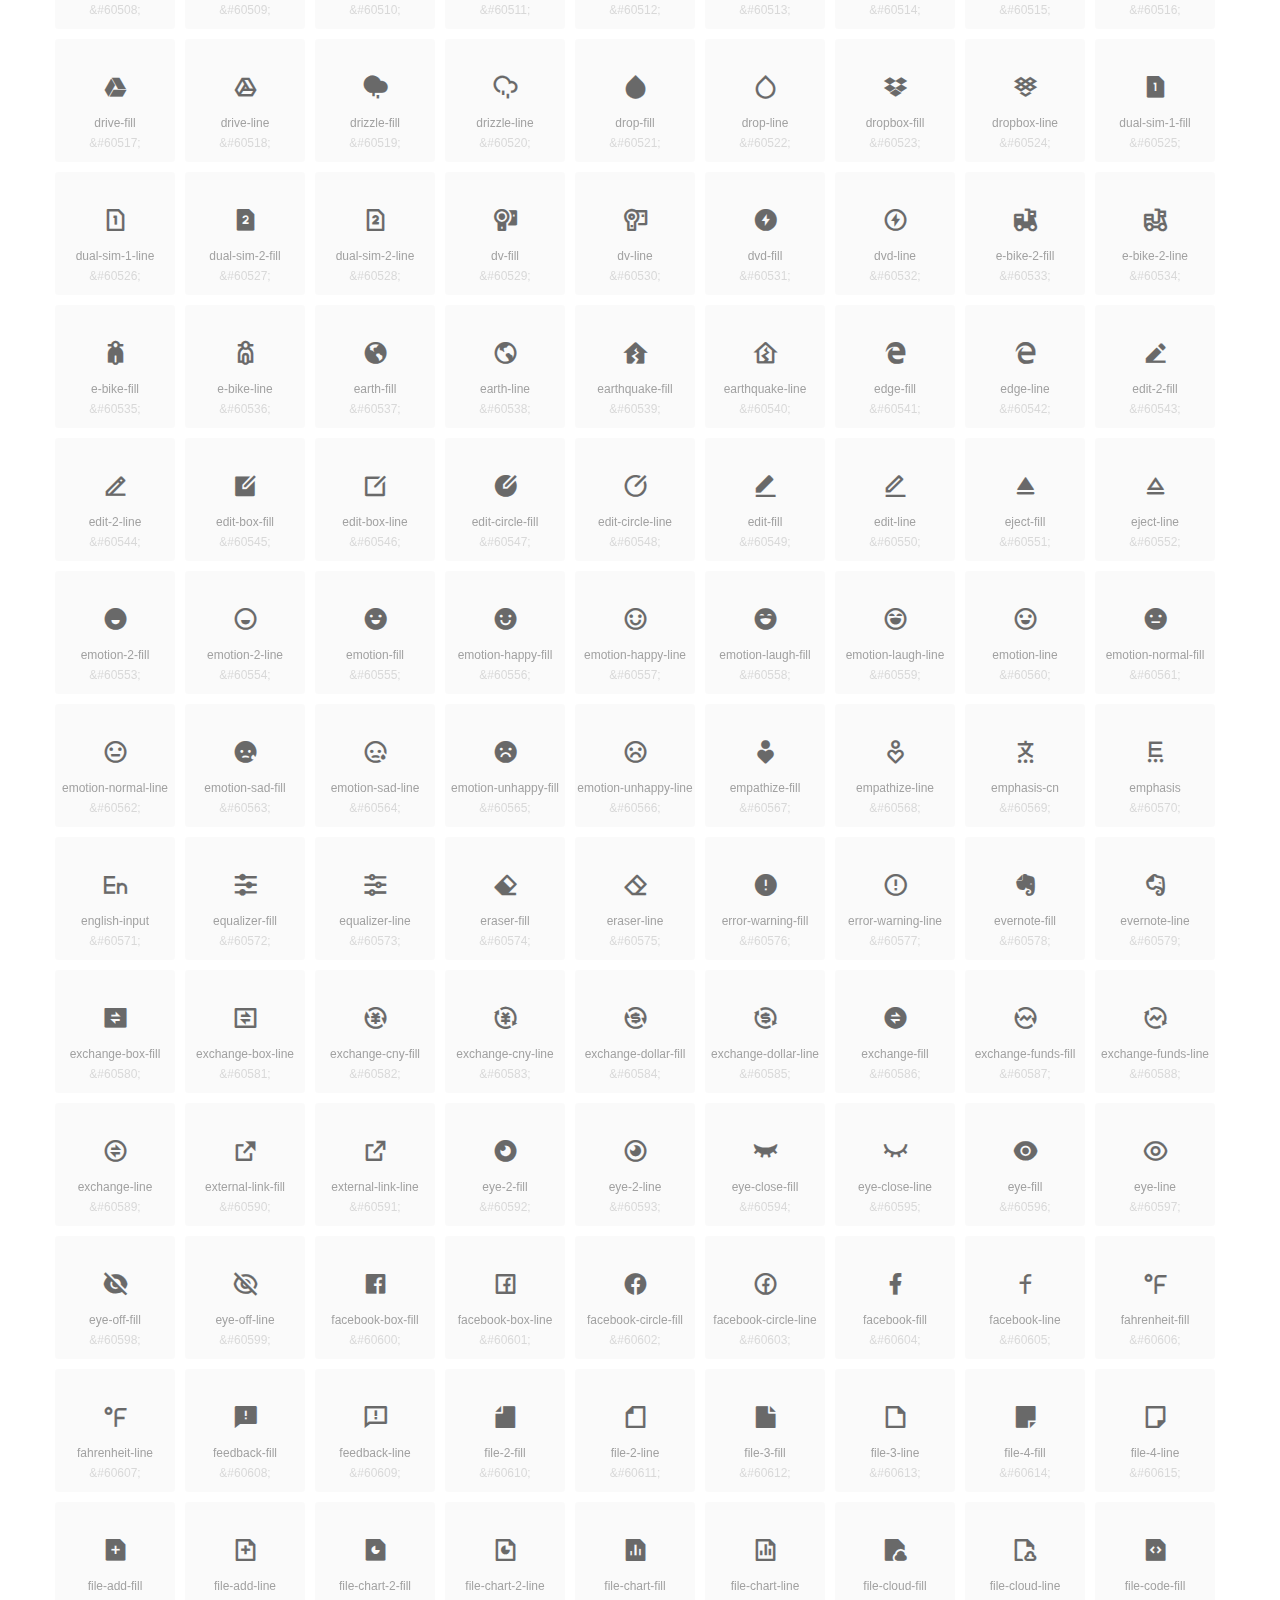
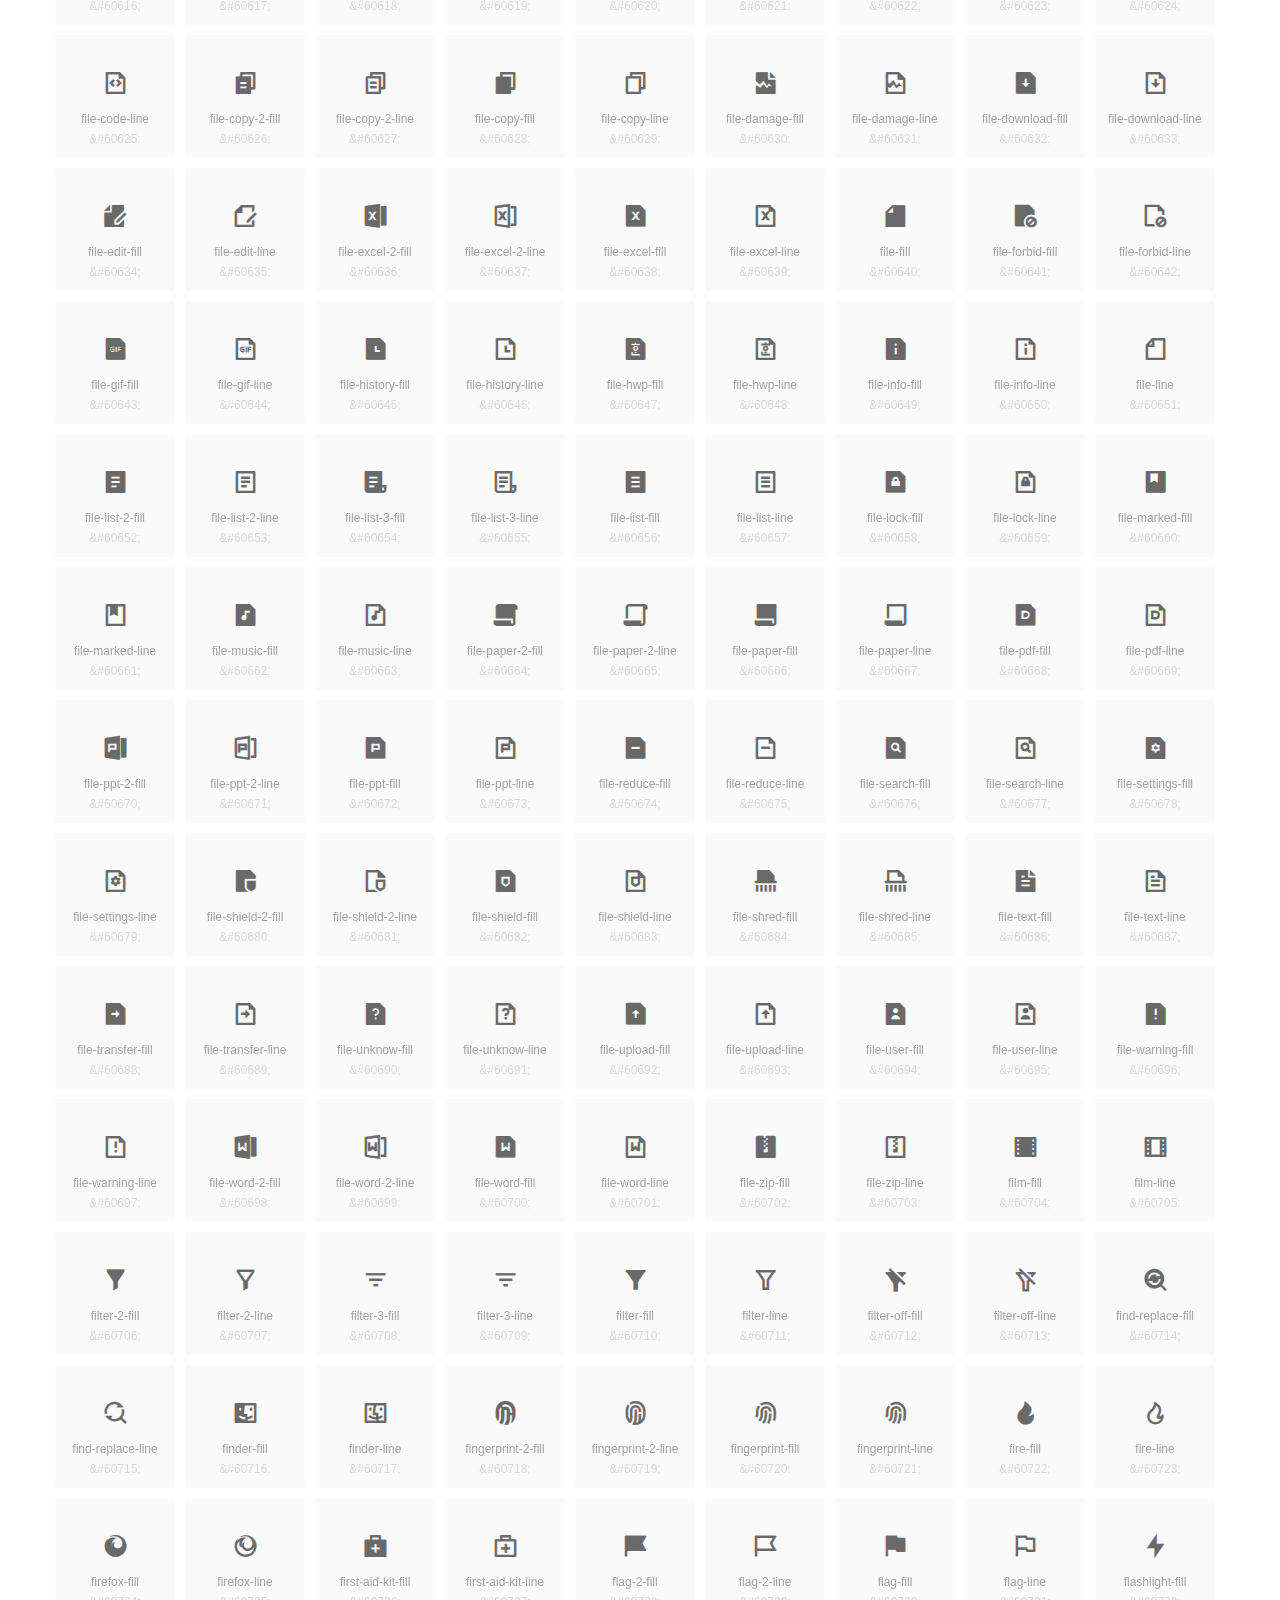
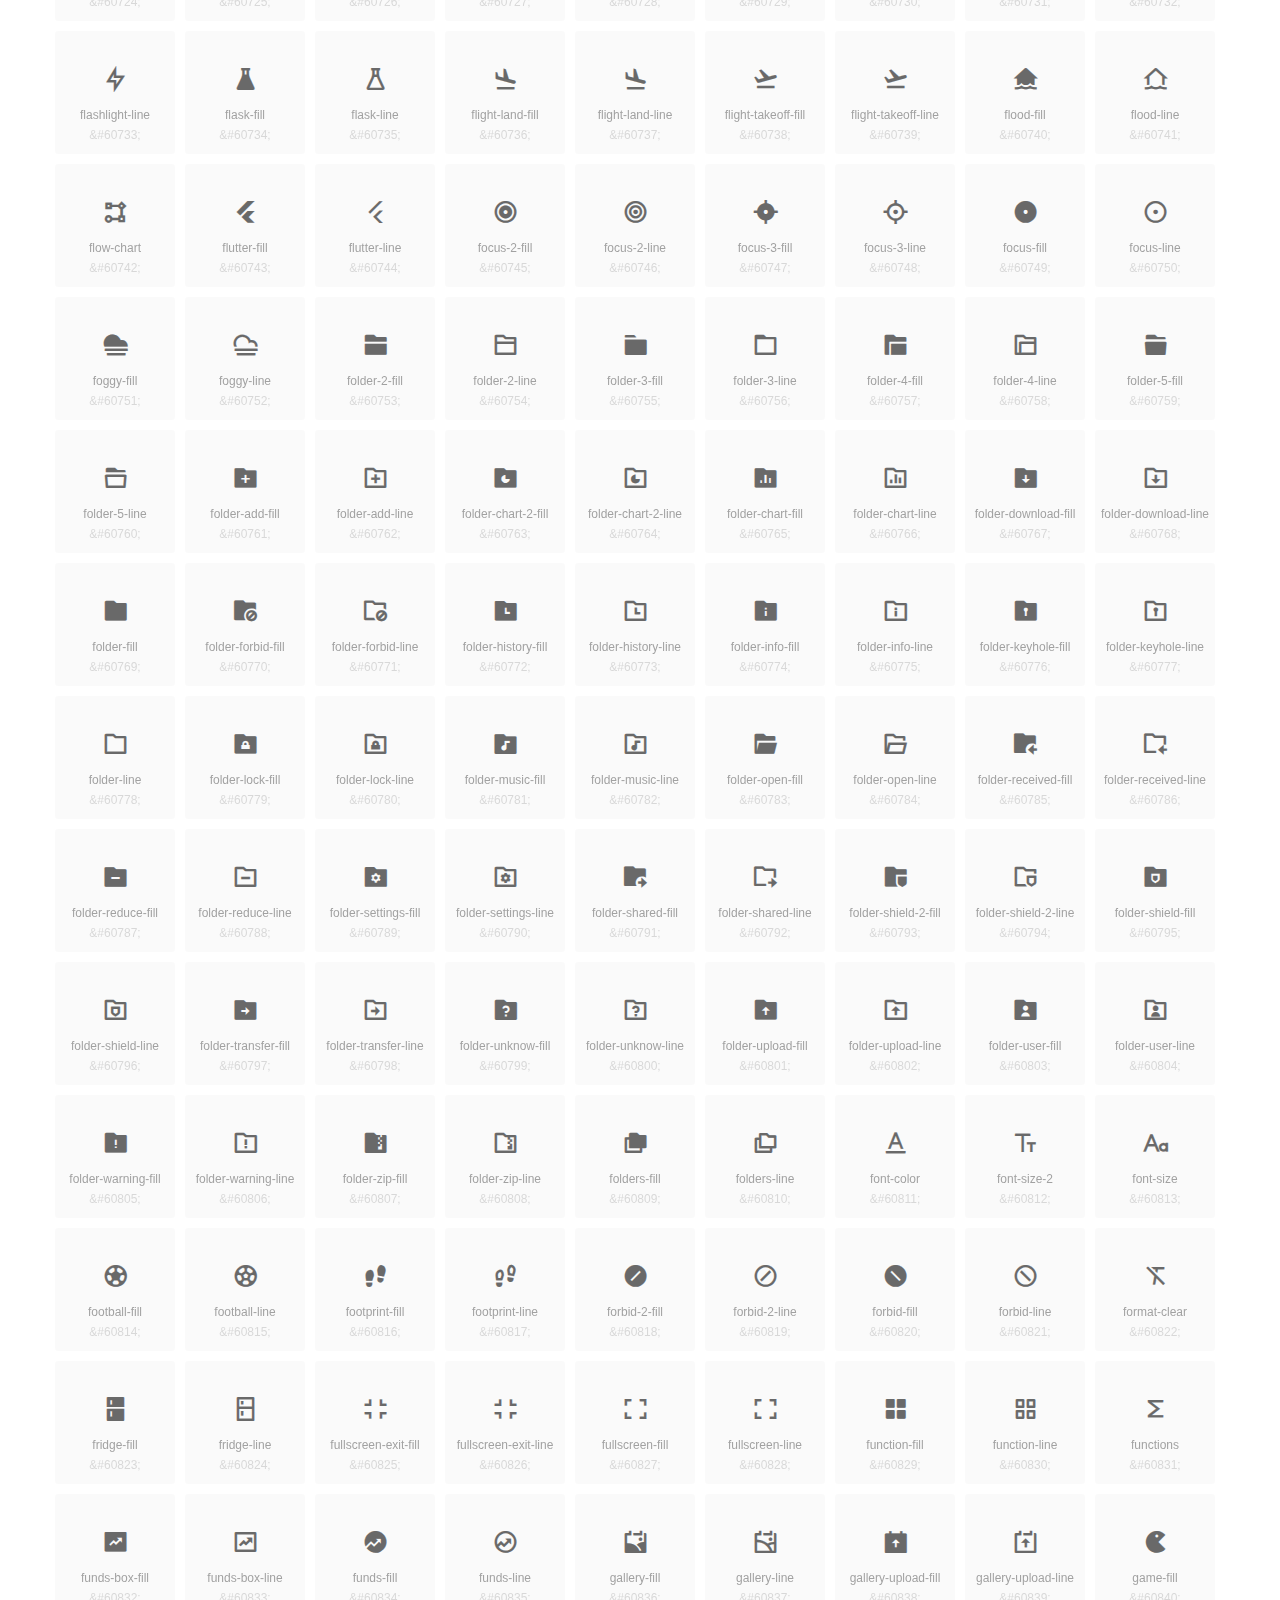
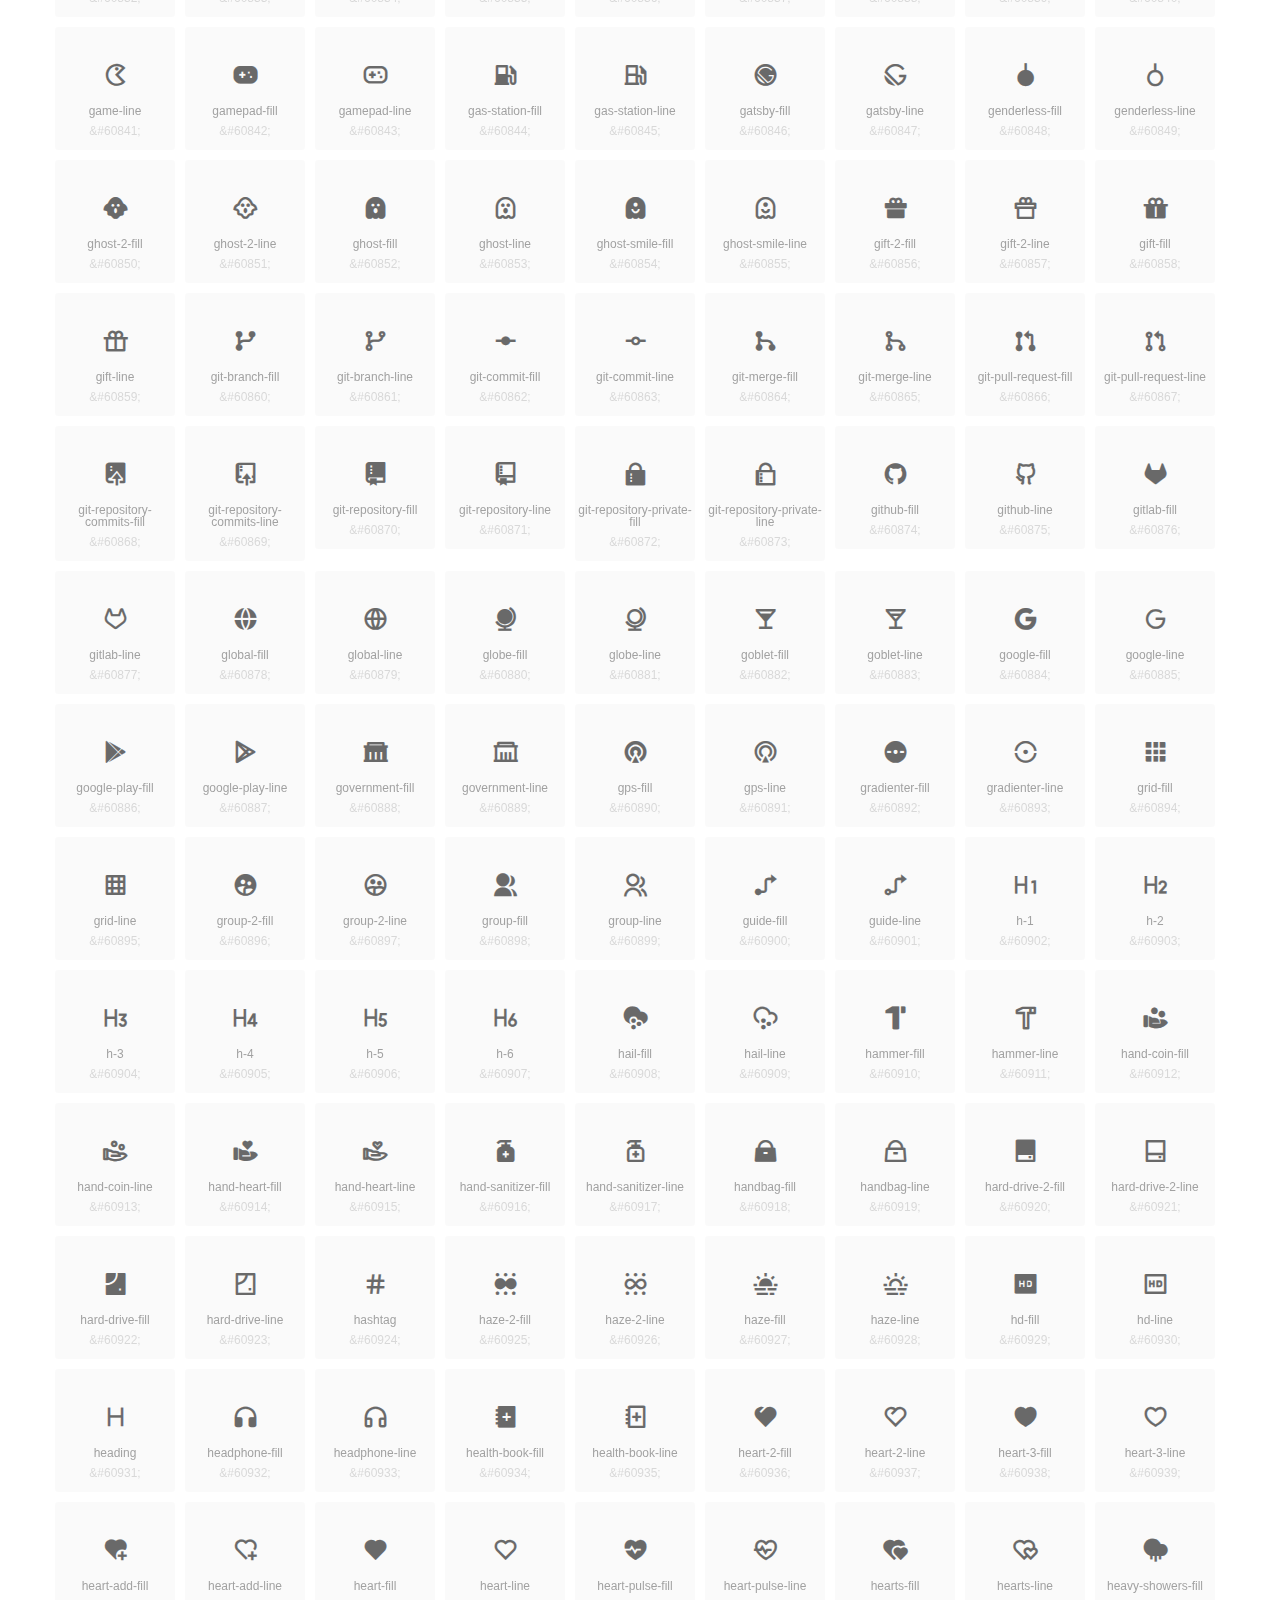
<file: assets/vendor/remixicon/unicode.html>
<!DOCTYPE html>
<html lang="en">
<head>
  <meta charset="UTF-8">
  <title>remixicon(4.6.0)</title>
  <meta name="viewport" content="width=device-width,minimum-scale=1.0,maximum-scale=1.0,user-scalable=no">
   
  <meta name="description" content="Remix Icon is a set of neutral system symbols carefully crafted for designers and developers, each icon is designed based on 24×24 grid">
   
  <meta name="keywords" content="remixicon,TTF,EOT,WOFF,WOFF2,SVG">
  
  
  
  <style>
    *{margin: 0;padding: 0;list-style: none;}
    body { color: #696969; font: 12px/1.5 tahoma, arial, \5b8b\4f53, sans-serif; }
    a { color: #333; text-decoration: underline; }
    a:hover { color: rgb(9, 73, 209); }
    .header { color: #333; text-align: center; padding: 80px 0 60px 0; min-height: 153px; font-size: 14px; }
    .header .logo svg { height: 120px; width: 120px; }
    .header h1 { font-size: 42px; padding: 26px 0 10px 0; }
    .header sup {font-size: 14px; margin: 8px 0 0 8px; position: absolute; color: #7b7b7b; }
    .info {
      color: #999;
      font-weight: normal;
      max-width: 346px;
      margin: 0 auto;
      padding: 20px 0;
      font-size: 14px;
    }

    .icons { max-width: 1190px; margin: 0 auto; }
    .icons ul { text-align: center; }
    .icons ul li {
      vertical-align: top;
      width: 120px;
      display: inline-block;
      text-align: center;
      background-color: rgba(0,0,0,.02);
      border-radius: 3px;
      padding: 29px 0 10px 0;
      margin-right: 10px;
      margin-top: 10px;
      transition: all 0.6s ease;
    }
    .icons ul li:hover { background-color: rgba(0,0,0,.06); }
    .icons ul li:hover span { color: #3c75e4; opacity: 1; }
    .icons ul li .unicode { color: #8c8c8c; opacity: 0.3; }
    .icons ul li h4 {
      font-weight: normal;
      padding: 10px 0 5px 0;
      display: block;
      color: #8c8c8c;
      font-size: 14px;
      line-height: 12px;
      opacity: 0.8;
    }
    .icons ul li:hover h4 { opacity: 1; }
    .icons ul li svg { width: 24px; height: 24px; }
    .icons ul li:hover { color: #3c75e4; }
    .footer { text-align: center; padding: 10px 0 90px 0; }
    .footer a { text-align: center; padding: 10px 0 90px 0; color: #696969;}
    .footer a:hover { color: #0949d1; }
    .links { text-align: center; padding: 50px 0 0 0; font-size: 14px; }
    
    
    .icons ul .unicode-icon span { display: block; }
    .icons ul .unicode-icon h4 { font-size: 12px; }
    @font-face {
      font-family: "remixicon";
      src: url("remixicon.eot");
      /* IE9*/
      src: url("remixicon.eot#iefix") format("embedded-opentype"),
      /* IE6-IE8 */
      url("remixicon.woff2?1734404658166") format("woff2"),
      url("remixicon.woff?1734404658166") format("woff"),
      /* chrome, firefox */
      url("remixicon.ttf?1734404658166") format("truetype"),
      /* chrome, firefox, opera, Safari, Android, iOS 4.2+*/
      url("remixicon.svg#remixicon?1734404658166") format("svg");
      /* iOS 4.1- */
    }
    .iconfont {
      font-family: "remixicon" !important;
      font-size: 26px;
      font-style: normal;
      -webkit-font-smoothing: antialiased;
      -webkit-text-stroke-width: 0.2px;
      -moz-osx-font-smoothing: grayscale;
    }
    
    
  </style>
  
</head>

<body>
  
  <div class="header">
    
    <div class="logo">
      <a href="./"><svg width="160" height="32" viewBox="0 0 160 32" fill="none" xmlns="http://www.w3.org/2000/svg">
<path d="M121.5 9.80005C123.33 9.80005 124.984 10.5797 126.165 11.8344L124.75 13.2496C123.929 12.3549 122.773 11.8 121.5 11.8C119.029 11.8 117 13.891 117 16.5C117 19.1091 119.029 21.2 121.5 21.2C122.773 21.2 123.929 20.6452 124.75 19.7505L126.165 21.1657C124.984 22.4204 123.33 23.2 121.5 23.2C117.91 23.2 115 20.2004 115 16.5C115 12.7997 117.91 9.80005 121.5 9.80005Z" fill="#1A2947"/>
<path d="M113 10V23H111V10H113Z" fill="#1A2947"/>
<path d="M154 23V9.99988H152L152 19.6019L144.997 9.99988L143 10.0039V23H145L145 13.3969L152 23H154Z" fill="#1A2947"/>
<path d="M68 10V12H60V15.5H67V17.5H60V21H68V23H58V10H68Z" fill="#1A2947"/>
<path d="M82 10L77.4999 17.201L73 10H71V23H73V13.775L77.4999 20.975L82 13.773V23H84V10H82Z" fill="#1A2947"/>
<path d="M89 10V23H87V10H89Z" fill="#1A2947"/>
<path d="M96.9999 14.7565L93.6689 9.99951H91.2279L95.7789 16.4995L91.2289 22.9995H93.6689L96.9999 18.2435L100.33 22.9995H102.772L98.2209 16.4995L102.773 9.99951H100.33L96.9999 14.7565Z" fill="#1A2947"/>
<path fill-rule="evenodd" clip-rule="evenodd" d="M141 16.5C141 12.7997 138.09 9.80005 134.5 9.80005C130.91 9.80005 128 12.7997 128 16.5C128 20.2004 130.91 23.2 134.5 23.2C138.09 23.2 141 20.2004 141 16.5ZM130 16.5C130 13.891 132.029 11.8 134.5 11.8C136.971 11.8 139 13.891 139 16.5C139 19.1091 136.971 21.2 134.5 21.2C132.029 21.2 130 19.1091 130 16.5Z" fill="#1A2947"/>
<path fill-rule="evenodd" clip-rule="evenodd" d="M51 10C53.2091 10 55 11.7909 55 14C55 15.7175 53.9176 17.1821 52.3977 17.749L55.1901 22.999H52.9251L50.267 18H46V23H44V10H51ZM46 11.999V15.999L51 16C52.1046 16 53 15.1046 53 14C53 12.8955 52.1 12 51 12L46 11.999Z" fill="#1A2947"/>
<path fill-rule="evenodd" clip-rule="evenodd" d="M19.2887 3.00389C19.1928 3.0013 19.0965 3 19 3H3V24H19C24.799 24 29.5 19.299 29.5 13.5C29.5 12.7108 29.4129 11.942 29.2479 11.2025C28.2772 11.7119 27.1722 12 26 12C22.134 12 19 8.86599 19 5C19 4.30645 19.1009 3.63646 19.2887 3.00389Z" fill="url(#paint0_linear_960_1054)"/>
<g filter="url(#filter0_b_960_1054)">
<path fill-rule="evenodd" clip-rule="evenodd" d="M3 3L29 29H3V3Z" fill="url(#paint1_linear_960_1054)"/>
</g>
<circle cx="26" cy="5" r="4" fill="url(#paint2_linear_960_1054)"/>
<defs>
<filter id="filter0_b_960_1054" x="-2.43656" y="-2.43656" width="36.8731" height="36.8731" filterUnits="userSpaceOnUse" color-interpolation-filters="sRGB">
<feFlood flood-opacity="0" result="BackgroundImageFix"/>
<feGaussianBlur in="BackgroundImage" stdDeviation="2.71828"/>
<feComposite in2="SourceAlpha" operator="in" result="effect1_backgroundBlur_960_1054"/>
<feBlend mode="normal" in="SourceGraphic" in2="effect1_backgroundBlur_960_1054" result="shape"/>
</filter>
<linearGradient id="paint0_linear_960_1054" x1="3" y1="3" x2="3" y2="24" gradientUnits="userSpaceOnUse">
<stop stop-color="#05A0FA"/>
<stop offset="1" stop-color="#4785FF"/>
</linearGradient>
<linearGradient id="paint1_linear_960_1054" x1="3" y1="3" x2="3" y2="29" gradientUnits="userSpaceOnUse">
<stop stop-color="#1A8CFF"/>
<stop offset="1" stop-color="#0557FA"/>
</linearGradient>
<linearGradient id="paint2_linear_960_1054" x1="22" y1="1" x2="22" y2="9" gradientUnits="userSpaceOnUse">
<stop stop-color="#FF463A"/>
<stop offset="1" stop-color="#FF1F5A"/>
</linearGradient>
</defs>
</svg>
</a>
    </div>
    
    <h1>remixicon(4.6.0)<sup>1.0.0</sup></h1>
    <div class="info">
      Remix Icon is a set of neutral system symbols carefully crafted for designers and developers, each icon is designed based on 24×24 grid
    </div>
    <p>
      
      <a href="https://github.com/Remix-Design/remixicon.git">GitHub</a> · 
      
      <a href="index.html">Font Class</a> · 
      
      <a href="unicode.html">Unicode</a>
      
    </p>
  </div>
  <div class="icons">
    <ul>
      <li class="unicode-icon"><span class="iconfont"></span><h4>24-hours-fill</h4><span class="unicode">&amp;#59905;</span></li><li class="unicode-icon"><span class="iconfont"></span><h4>24-hours-line</h4><span class="unicode">&amp;#59906;</span></li><li class="unicode-icon"><span class="iconfont"></span><h4>4k-fill</h4><span class="unicode">&amp;#59907;</span></li><li class="unicode-icon"><span class="iconfont"></span><h4>4k-line</h4><span class="unicode">&amp;#59908;</span></li><li class="unicode-icon"><span class="iconfont"></span><h4>a-b</h4><span class="unicode">&amp;#59909;</span></li><li class="unicode-icon"><span class="iconfont"></span><h4>account-box-fill</h4><span class="unicode">&amp;#59910;</span></li><li class="unicode-icon"><span class="iconfont"></span><h4>account-box-line</h4><span class="unicode">&amp;#59911;</span></li><li class="unicode-icon"><span class="iconfont"></span><h4>account-circle-fill</h4><span class="unicode">&amp;#59912;</span></li><li class="unicode-icon"><span class="iconfont"></span><h4>account-circle-line</h4><span class="unicode">&amp;#59913;</span></li><li class="unicode-icon"><span class="iconfont"></span><h4>account-pin-box-fill</h4><span class="unicode">&amp;#59914;</span></li><li class="unicode-icon"><span class="iconfont"></span><h4>account-pin-box-line</h4><span class="unicode">&amp;#59915;</span></li><li class="unicode-icon"><span class="iconfont"></span><h4>account-pin-circle-fill</h4><span class="unicode">&amp;#59916;</span></li><li class="unicode-icon"><span class="iconfont"></span><h4>account-pin-circle-line</h4><span class="unicode">&amp;#59917;</span></li><li class="unicode-icon"><span class="iconfont"></span><h4>add-box-fill</h4><span class="unicode">&amp;#59918;</span></li><li class="unicode-icon"><span class="iconfont"></span><h4>add-box-line</h4><span class="unicode">&amp;#59919;</span></li><li class="unicode-icon"><span class="iconfont"></span><h4>add-circle-fill</h4><span class="unicode">&amp;#59920;</span></li><li class="unicode-icon"><span class="iconfont"></span><h4>add-circle-line</h4><span class="unicode">&amp;#59921;</span></li><li class="unicode-icon"><span class="iconfont"></span><h4>add-fill</h4><span class="unicode">&amp;#59922;</span></li><li class="unicode-icon"><span class="iconfont"></span><h4>add-line</h4><span class="unicode">&amp;#59923;</span></li><li class="unicode-icon"><span class="iconfont"></span><h4>admin-fill</h4><span class="unicode">&amp;#59924;</span></li><li class="unicode-icon"><span class="iconfont"></span><h4>admin-line</h4><span class="unicode">&amp;#59925;</span></li><li class="unicode-icon"><span class="iconfont"></span><h4>advertisement-fill</h4><span class="unicode">&amp;#59926;</span></li><li class="unicode-icon"><span class="iconfont"></span><h4>advertisement-line</h4><span class="unicode">&amp;#59927;</span></li><li class="unicode-icon"><span class="iconfont"></span><h4>airplay-fill</h4><span class="unicode">&amp;#59928;</span></li><li class="unicode-icon"><span class="iconfont"></span><h4>airplay-line</h4><span class="unicode">&amp;#59929;</span></li><li class="unicode-icon"><span class="iconfont"></span><h4>alarm-fill</h4><span class="unicode">&amp;#59930;</span></li><li class="unicode-icon"><span class="iconfont"></span><h4>alarm-line</h4><span class="unicode">&amp;#59931;</span></li><li class="unicode-icon"><span class="iconfont"></span><h4>alarm-warning-fill</h4><span class="unicode">&amp;#59932;</span></li><li class="unicode-icon"><span class="iconfont"></span><h4>alarm-warning-line</h4><span class="unicode">&amp;#59933;</span></li><li class="unicode-icon"><span class="iconfont"></span><h4>album-fill</h4><span class="unicode">&amp;#59934;</span></li><li class="unicode-icon"><span class="iconfont"></span><h4>album-line</h4><span class="unicode">&amp;#59935;</span></li><li class="unicode-icon"><span class="iconfont"></span><h4>alert-fill</h4><span class="unicode">&amp;#59936;</span></li><li class="unicode-icon"><span class="iconfont"></span><h4>alert-line</h4><span class="unicode">&amp;#59937;</span></li><li class="unicode-icon"><span class="iconfont"></span><h4>aliens-fill</h4><span class="unicode">&amp;#59938;</span></li><li class="unicode-icon"><span class="iconfont"></span><h4>aliens-line</h4><span class="unicode">&amp;#59939;</span></li><li class="unicode-icon"><span class="iconfont"></span><h4>align-bottom</h4><span class="unicode">&amp;#59940;</span></li><li class="unicode-icon"><span class="iconfont"></span><h4>align-center</h4><span class="unicode">&amp;#59941;</span></li><li class="unicode-icon"><span class="iconfont"></span><h4>align-justify</h4><span class="unicode">&amp;#59942;</span></li><li class="unicode-icon"><span class="iconfont"></span><h4>align-left</h4><span class="unicode">&amp;#59943;</span></li><li class="unicode-icon"><span class="iconfont"></span><h4>align-right</h4><span class="unicode">&amp;#59944;</span></li><li class="unicode-icon"><span class="iconfont"></span><h4>align-top</h4><span class="unicode">&amp;#59945;</span></li><li class="unicode-icon"><span class="iconfont"></span><h4>align-vertically</h4><span class="unicode">&amp;#59946;</span></li><li class="unicode-icon"><span class="iconfont"></span><h4>alipay-fill</h4><span class="unicode">&amp;#59947;</span></li><li class="unicode-icon"><span class="iconfont"></span><h4>alipay-line</h4><span class="unicode">&amp;#59948;</span></li><li class="unicode-icon"><span class="iconfont"></span><h4>amazon-fill</h4><span class="unicode">&amp;#59949;</span></li><li class="unicode-icon"><span class="iconfont"></span><h4>amazon-line</h4><span class="unicode">&amp;#59950;</span></li><li class="unicode-icon"><span class="iconfont"></span><h4>anchor-fill</h4><span class="unicode">&amp;#59951;</span></li><li class="unicode-icon"><span class="iconfont"></span><h4>anchor-line</h4><span class="unicode">&amp;#59952;</span></li><li class="unicode-icon"><span class="iconfont"></span><h4>ancient-gate-fill</h4><span class="unicode">&amp;#59953;</span></li><li class="unicode-icon"><span class="iconfont"></span><h4>ancient-gate-line</h4><span class="unicode">&amp;#59954;</span></li><li class="unicode-icon"><span class="iconfont"></span><h4>ancient-pavilion-fill</h4><span class="unicode">&amp;#59955;</span></li><li class="unicode-icon"><span class="iconfont"></span><h4>ancient-pavilion-line</h4><span class="unicode">&amp;#59956;</span></li><li class="unicode-icon"><span class="iconfont"></span><h4>android-fill</h4><span class="unicode">&amp;#59957;</span></li><li class="unicode-icon"><span class="iconfont"></span><h4>android-line</h4><span class="unicode">&amp;#59958;</span></li><li class="unicode-icon"><span class="iconfont"></span><h4>angularjs-fill</h4><span class="unicode">&amp;#59959;</span></li><li class="unicode-icon"><span class="iconfont"></span><h4>angularjs-line</h4><span class="unicode">&amp;#59960;</span></li><li class="unicode-icon"><span class="iconfont"></span><h4>anticlockwise-2-fill</h4><span class="unicode">&amp;#59961;</span></li><li class="unicode-icon"><span class="iconfont"></span><h4>anticlockwise-2-line</h4><span class="unicode">&amp;#59962;</span></li><li class="unicode-icon"><span class="iconfont"></span><h4>anticlockwise-fill</h4><span class="unicode">&amp;#59963;</span></li><li class="unicode-icon"><span class="iconfont"></span><h4>anticlockwise-line</h4><span class="unicode">&amp;#59964;</span></li><li class="unicode-icon"><span class="iconfont"></span><h4>app-store-fill</h4><span class="unicode">&amp;#59965;</span></li><li class="unicode-icon"><span class="iconfont"></span><h4>app-store-line</h4><span class="unicode">&amp;#59966;</span></li><li class="unicode-icon"><span class="iconfont"></span><h4>apple-fill</h4><span class="unicode">&amp;#59967;</span></li><li class="unicode-icon"><span class="iconfont"></span><h4>apple-line</h4><span class="unicode">&amp;#59968;</span></li><li class="unicode-icon"><span class="iconfont"></span><h4>apps-2-fill</h4><span class="unicode">&amp;#59969;</span></li><li class="unicode-icon"><span class="iconfont"></span><h4>apps-2-line</h4><span class="unicode">&amp;#59970;</span></li><li class="unicode-icon"><span class="iconfont"></span><h4>apps-fill</h4><span class="unicode">&amp;#59971;</span></li><li class="unicode-icon"><span class="iconfont"></span><h4>apps-line</h4><span class="unicode">&amp;#59972;</span></li><li class="unicode-icon"><span class="iconfont"></span><h4>archive-drawer-fill</h4><span class="unicode">&amp;#59973;</span></li><li class="unicode-icon"><span class="iconfont"></span><h4>archive-drawer-line</h4><span class="unicode">&amp;#59974;</span></li><li class="unicode-icon"><span class="iconfont"></span><h4>archive-fill</h4><span class="unicode">&amp;#59975;</span></li><li class="unicode-icon"><span class="iconfont"></span><h4>archive-line</h4><span class="unicode">&amp;#59976;</span></li><li class="unicode-icon"><span class="iconfont"></span><h4>arrow-down-circle-fill</h4><span class="unicode">&amp;#59977;</span></li><li class="unicode-icon"><span class="iconfont"></span><h4>arrow-down-circle-line</h4><span class="unicode">&amp;#59978;</span></li><li class="unicode-icon"><span class="iconfont"></span><h4>arrow-down-fill</h4><span class="unicode">&amp;#59979;</span></li><li class="unicode-icon"><span class="iconfont"></span><h4>arrow-down-line</h4><span class="unicode">&amp;#59980;</span></li><li class="unicode-icon"><span class="iconfont"></span><h4>arrow-down-s-fill</h4><span class="unicode">&amp;#59981;</span></li><li class="unicode-icon"><span class="iconfont"></span><h4>arrow-down-s-line</h4><span class="unicode">&amp;#59982;</span></li><li class="unicode-icon"><span class="iconfont"></span><h4>arrow-drop-down-fill</h4><span class="unicode">&amp;#59983;</span></li><li class="unicode-icon"><span class="iconfont"></span><h4>arrow-drop-down-line</h4><span class="unicode">&amp;#59984;</span></li><li class="unicode-icon"><span class="iconfont"></span><h4>arrow-drop-left-fill</h4><span class="unicode">&amp;#59985;</span></li><li class="unicode-icon"><span class="iconfont"></span><h4>arrow-drop-left-line</h4><span class="unicode">&amp;#59986;</span></li><li class="unicode-icon"><span class="iconfont"></span><h4>arrow-drop-right-fill</h4><span class="unicode">&amp;#59987;</span></li><li class="unicode-icon"><span class="iconfont"></span><h4>arrow-drop-right-line</h4><span class="unicode">&amp;#59988;</span></li><li class="unicode-icon"><span class="iconfont"></span><h4>arrow-drop-up-fill</h4><span class="unicode">&amp;#59989;</span></li><li class="unicode-icon"><span class="iconfont"></span><h4>arrow-drop-up-line</h4><span class="unicode">&amp;#59990;</span></li><li class="unicode-icon"><span class="iconfont"></span><h4>arrow-go-back-fill</h4><span class="unicode">&amp;#59991;</span></li><li class="unicode-icon"><span class="iconfont"></span><h4>arrow-go-back-line</h4><span class="unicode">&amp;#59992;</span></li><li class="unicode-icon"><span class="iconfont"></span><h4>arrow-go-forward-fill</h4><span class="unicode">&amp;#59993;</span></li><li class="unicode-icon"><span class="iconfont"></span><h4>arrow-go-forward-line</h4><span class="unicode">&amp;#59994;</span></li><li class="unicode-icon"><span class="iconfont"></span><h4>arrow-left-circle-fill</h4><span class="unicode">&amp;#59995;</span></li><li class="unicode-icon"><span class="iconfont"></span><h4>arrow-left-circle-line</h4><span class="unicode">&amp;#59996;</span></li><li class="unicode-icon"><span class="iconfont"></span><h4>arrow-left-down-fill</h4><span class="unicode">&amp;#59997;</span></li><li class="unicode-icon"><span class="iconfont"></span><h4>arrow-left-down-line</h4><span class="unicode">&amp;#59998;</span></li><li class="unicode-icon"><span class="iconfont"></span><h4>arrow-left-fill</h4><span class="unicode">&amp;#59999;</span></li><li class="unicode-icon"><span class="iconfont"></span><h4>arrow-left-line</h4><span class="unicode">&amp;#60000;</span></li><li class="unicode-icon"><span class="iconfont"></span><h4>arrow-left-right-fill</h4><span class="unicode">&amp;#60001;</span></li><li class="unicode-icon"><span class="iconfont"></span><h4>arrow-left-right-line</h4><span class="unicode">&amp;#60002;</span></li><li class="unicode-icon"><span class="iconfont"></span><h4>arrow-left-s-fill</h4><span class="unicode">&amp;#60003;</span></li><li class="unicode-icon"><span class="iconfont"></span><h4>arrow-left-s-line</h4><span class="unicode">&amp;#60004;</span></li><li class="unicode-icon"><span class="iconfont"></span><h4>arrow-left-up-fill</h4><span class="unicode">&amp;#60005;</span></li><li class="unicode-icon"><span class="iconfont"></span><h4>arrow-left-up-line</h4><span class="unicode">&amp;#60006;</span></li><li class="unicode-icon"><span class="iconfont"></span><h4>arrow-right-circle-fill</h4><span class="unicode">&amp;#60007;</span></li><li class="unicode-icon"><span class="iconfont"></span><h4>arrow-right-circle-line</h4><span class="unicode">&amp;#60008;</span></li><li class="unicode-icon"><span class="iconfont"></span><h4>arrow-right-down-fill</h4><span class="unicode">&amp;#60009;</span></li><li class="unicode-icon"><span class="iconfont"></span><h4>arrow-right-down-line</h4><span class="unicode">&amp;#60010;</span></li><li class="unicode-icon"><span class="iconfont"></span><h4>arrow-right-fill</h4><span class="unicode">&amp;#60011;</span></li><li class="unicode-icon"><span class="iconfont"></span><h4>arrow-right-line</h4><span class="unicode">&amp;#60012;</span></li><li class="unicode-icon"><span class="iconfont"></span><h4>arrow-right-s-fill</h4><span class="unicode">&amp;#60013;</span></li><li class="unicode-icon"><span class="iconfont"></span><h4>arrow-right-s-line</h4><span class="unicode">&amp;#60014;</span></li><li class="unicode-icon"><span class="iconfont"></span><h4>arrow-right-up-fill</h4><span class="unicode">&amp;#60015;</span></li><li class="unicode-icon"><span class="iconfont"></span><h4>arrow-right-up-line</h4><span class="unicode">&amp;#60016;</span></li><li class="unicode-icon"><span class="iconfont"></span><h4>arrow-up-circle-fill</h4><span class="unicode">&amp;#60017;</span></li><li class="unicode-icon"><span class="iconfont"></span><h4>arrow-up-circle-line</h4><span class="unicode">&amp;#60018;</span></li><li class="unicode-icon"><span class="iconfont"></span><h4>arrow-up-down-fill</h4><span class="unicode">&amp;#60019;</span></li><li class="unicode-icon"><span class="iconfont"></span><h4>arrow-up-down-line</h4><span class="unicode">&amp;#60020;</span></li><li class="unicode-icon"><span class="iconfont"></span><h4>arrow-up-fill</h4><span class="unicode">&amp;#60021;</span></li><li class="unicode-icon"><span class="iconfont"></span><h4>arrow-up-line</h4><span class="unicode">&amp;#60022;</span></li><li class="unicode-icon"><span class="iconfont"></span><h4>arrow-up-s-fill</h4><span class="unicode">&amp;#60023;</span></li><li class="unicode-icon"><span class="iconfont"></span><h4>arrow-up-s-line</h4><span class="unicode">&amp;#60024;</span></li><li class="unicode-icon"><span class="iconfont"></span><h4>artboard-2-fill</h4><span class="unicode">&amp;#60025;</span></li><li class="unicode-icon"><span class="iconfont"></span><h4>artboard-2-line</h4><span class="unicode">&amp;#60026;</span></li><li class="unicode-icon"><span class="iconfont"></span><h4>artboard-fill</h4><span class="unicode">&amp;#60027;</span></li><li class="unicode-icon"><span class="iconfont"></span><h4>artboard-line</h4><span class="unicode">&amp;#60028;</span></li><li class="unicode-icon"><span class="iconfont"></span><h4>article-fill</h4><span class="unicode">&amp;#60029;</span></li><li class="unicode-icon"><span class="iconfont"></span><h4>article-line</h4><span class="unicode">&amp;#60030;</span></li><li class="unicode-icon"><span class="iconfont"></span><h4>aspect-ratio-fill</h4><span class="unicode">&amp;#60031;</span></li><li class="unicode-icon"><span class="iconfont"></span><h4>aspect-ratio-line</h4><span class="unicode">&amp;#60032;</span></li><li class="unicode-icon"><span class="iconfont"></span><h4>asterisk</h4><span class="unicode">&amp;#60033;</span></li><li class="unicode-icon"><span class="iconfont"></span><h4>at-fill</h4><span class="unicode">&amp;#60034;</span></li><li class="unicode-icon"><span class="iconfont"></span><h4>at-line</h4><span class="unicode">&amp;#60035;</span></li><li class="unicode-icon"><span class="iconfont"></span><h4>attachment-2</h4><span class="unicode">&amp;#60036;</span></li><li class="unicode-icon"><span class="iconfont"></span><h4>attachment-fill</h4><span class="unicode">&amp;#60037;</span></li><li class="unicode-icon"><span class="iconfont"></span><h4>attachment-line</h4><span class="unicode">&amp;#60038;</span></li><li class="unicode-icon"><span class="iconfont"></span><h4>auction-fill</h4><span class="unicode">&amp;#60039;</span></li><li class="unicode-icon"><span class="iconfont"></span><h4>auction-line</h4><span class="unicode">&amp;#60040;</span></li><li class="unicode-icon"><span class="iconfont"></span><h4>award-fill</h4><span class="unicode">&amp;#60041;</span></li><li class="unicode-icon"><span class="iconfont"></span><h4>award-line</h4><span class="unicode">&amp;#60042;</span></li><li class="unicode-icon"><span class="iconfont"></span><h4>baidu-fill</h4><span class="unicode">&amp;#60043;</span></li><li class="unicode-icon"><span class="iconfont"></span><h4>baidu-line</h4><span class="unicode">&amp;#60044;</span></li><li class="unicode-icon"><span class="iconfont"></span><h4>ball-pen-fill</h4><span class="unicode">&amp;#60045;</span></li><li class="unicode-icon"><span class="iconfont"></span><h4>ball-pen-line</h4><span class="unicode">&amp;#60046;</span></li><li class="unicode-icon"><span class="iconfont"></span><h4>bank-card-2-fill</h4><span class="unicode">&amp;#60047;</span></li><li class="unicode-icon"><span class="iconfont"></span><h4>bank-card-2-line</h4><span class="unicode">&amp;#60048;</span></li><li class="unicode-icon"><span class="iconfont"></span><h4>bank-card-fill</h4><span class="unicode">&amp;#60049;</span></li><li class="unicode-icon"><span class="iconfont"></span><h4>bank-card-line</h4><span class="unicode">&amp;#60050;</span></li><li class="unicode-icon"><span class="iconfont"></span><h4>bank-fill</h4><span class="unicode">&amp;#60051;</span></li><li class="unicode-icon"><span class="iconfont"></span><h4>bank-line</h4><span class="unicode">&amp;#60052;</span></li><li class="unicode-icon"><span class="iconfont"></span><h4>bar-chart-2-fill</h4><span class="unicode">&amp;#60053;</span></li><li class="unicode-icon"><span class="iconfont"></span><h4>bar-chart-2-line</h4><span class="unicode">&amp;#60054;</span></li><li class="unicode-icon"><span class="iconfont"></span><h4>bar-chart-box-fill</h4><span class="unicode">&amp;#60055;</span></li><li class="unicode-icon"><span class="iconfont"></span><h4>bar-chart-box-line</h4><span class="unicode">&amp;#60056;</span></li><li class="unicode-icon"><span class="iconfont"></span><h4>bar-chart-fill</h4><span class="unicode">&amp;#60057;</span></li><li class="unicode-icon"><span class="iconfont"></span><h4>bar-chart-grouped-fill</h4><span class="unicode">&amp;#60058;</span></li><li class="unicode-icon"><span class="iconfont"></span><h4>bar-chart-grouped-line</h4><span class="unicode">&amp;#60059;</span></li><li class="unicode-icon"><span class="iconfont"></span><h4>bar-chart-horizontal-fill</h4><span class="unicode">&amp;#60060;</span></li><li class="unicode-icon"><span class="iconfont"></span><h4>bar-chart-horizontal-line</h4><span class="unicode">&amp;#60061;</span></li><li class="unicode-icon"><span class="iconfont"></span><h4>bar-chart-line</h4><span class="unicode">&amp;#60062;</span></li><li class="unicode-icon"><span class="iconfont"></span><h4>barcode-box-fill</h4><span class="unicode">&amp;#60063;</span></li><li class="unicode-icon"><span class="iconfont"></span><h4>barcode-box-line</h4><span class="unicode">&amp;#60064;</span></li><li class="unicode-icon"><span class="iconfont"></span><h4>barcode-fill</h4><span class="unicode">&amp;#60065;</span></li><li class="unicode-icon"><span class="iconfont"></span><h4>barcode-line</h4><span class="unicode">&amp;#60066;</span></li><li class="unicode-icon"><span class="iconfont"></span><h4>barricade-fill</h4><span class="unicode">&amp;#60067;</span></li><li class="unicode-icon"><span class="iconfont"></span><h4>barricade-line</h4><span class="unicode">&amp;#60068;</span></li><li class="unicode-icon"><span class="iconfont"></span><h4>base-station-fill</h4><span class="unicode">&amp;#60069;</span></li><li class="unicode-icon"><span class="iconfont"></span><h4>base-station-line</h4><span class="unicode">&amp;#60070;</span></li><li class="unicode-icon"><span class="iconfont"></span><h4>basketball-fill</h4><span class="unicode">&amp;#60071;</span></li><li class="unicode-icon"><span class="iconfont"></span><h4>basketball-line</h4><span class="unicode">&amp;#60072;</span></li><li class="unicode-icon"><span class="iconfont"></span><h4>battery-2-charge-fill</h4><span class="unicode">&amp;#60073;</span></li><li class="unicode-icon"><span class="iconfont"></span><h4>battery-2-charge-line</h4><span class="unicode">&amp;#60074;</span></li><li class="unicode-icon"><span class="iconfont"></span><h4>battery-2-fill</h4><span class="unicode">&amp;#60075;</span></li><li class="unicode-icon"><span class="iconfont"></span><h4>battery-2-line</h4><span class="unicode">&amp;#60076;</span></li><li class="unicode-icon"><span class="iconfont"></span><h4>battery-charge-fill</h4><span class="unicode">&amp;#60077;</span></li><li class="unicode-icon"><span class="iconfont"></span><h4>battery-charge-line</h4><span class="unicode">&amp;#60078;</span></li><li class="unicode-icon"><span class="iconfont"></span><h4>battery-fill</h4><span class="unicode">&amp;#60079;</span></li><li class="unicode-icon"><span class="iconfont"></span><h4>battery-line</h4><span class="unicode">&amp;#60080;</span></li><li class="unicode-icon"><span class="iconfont"></span><h4>battery-low-fill</h4><span class="unicode">&amp;#60081;</span></li><li class="unicode-icon"><span class="iconfont"></span><h4>battery-low-line</h4><span class="unicode">&amp;#60082;</span></li><li class="unicode-icon"><span class="iconfont"></span><h4>battery-saver-fill</h4><span class="unicode">&amp;#60083;</span></li><li class="unicode-icon"><span class="iconfont"></span><h4>battery-saver-line</h4><span class="unicode">&amp;#60084;</span></li><li class="unicode-icon"><span class="iconfont"></span><h4>battery-share-fill</h4><span class="unicode">&amp;#60085;</span></li><li class="unicode-icon"><span class="iconfont"></span><h4>battery-share-line</h4><span class="unicode">&amp;#60086;</span></li><li class="unicode-icon"><span class="iconfont"></span><h4>bear-smile-fill</h4><span class="unicode">&amp;#60087;</span></li><li class="unicode-icon"><span class="iconfont"></span><h4>bear-smile-line</h4><span class="unicode">&amp;#60088;</span></li><li class="unicode-icon"><span class="iconfont"></span><h4>behance-fill</h4><span class="unicode">&amp;#60089;</span></li><li class="unicode-icon"><span class="iconfont"></span><h4>behance-line</h4><span class="unicode">&amp;#60090;</span></li><li class="unicode-icon"><span class="iconfont"></span><h4>bell-fill</h4><span class="unicode">&amp;#60091;</span></li><li class="unicode-icon"><span class="iconfont"></span><h4>bell-line</h4><span class="unicode">&amp;#60092;</span></li><li class="unicode-icon"><span class="iconfont"></span><h4>bike-fill</h4><span class="unicode">&amp;#60093;</span></li><li class="unicode-icon"><span class="iconfont"></span><h4>bike-line</h4><span class="unicode">&amp;#60094;</span></li><li class="unicode-icon"><span class="iconfont"></span><h4>bilibili-fill</h4><span class="unicode">&amp;#60095;</span></li><li class="unicode-icon"><span class="iconfont"></span><h4>bilibili-line</h4><span class="unicode">&amp;#60096;</span></li><li class="unicode-icon"><span class="iconfont"></span><h4>bill-fill</h4><span class="unicode">&amp;#60097;</span></li><li class="unicode-icon"><span class="iconfont"></span><h4>bill-line</h4><span class="unicode">&amp;#60098;</span></li><li class="unicode-icon"><span class="iconfont"></span><h4>billiards-fill</h4><span class="unicode">&amp;#60099;</span></li><li class="unicode-icon"><span class="iconfont"></span><h4>billiards-line</h4><span class="unicode">&amp;#60100;</span></li><li class="unicode-icon"><span class="iconfont"></span><h4>bit-coin-fill</h4><span class="unicode">&amp;#60101;</span></li><li class="unicode-icon"><span class="iconfont"></span><h4>bit-coin-line</h4><span class="unicode">&amp;#60102;</span></li><li class="unicode-icon"><span class="iconfont"></span><h4>blaze-fill</h4><span class="unicode">&amp;#60103;</span></li><li class="unicode-icon"><span class="iconfont"></span><h4>blaze-line</h4><span class="unicode">&amp;#60104;</span></li><li class="unicode-icon"><span class="iconfont"></span><h4>bluetooth-connect-fill</h4><span class="unicode">&amp;#60105;</span></li><li class="unicode-icon"><span class="iconfont"></span><h4>bluetooth-connect-line</h4><span class="unicode">&amp;#60106;</span></li><li class="unicode-icon"><span class="iconfont"></span><h4>bluetooth-fill</h4><span class="unicode">&amp;#60107;</span></li><li class="unicode-icon"><span class="iconfont"></span><h4>bluetooth-line</h4><span class="unicode">&amp;#60108;</span></li><li class="unicode-icon"><span class="iconfont"></span><h4>blur-off-fill</h4><span class="unicode">&amp;#60109;</span></li><li class="unicode-icon"><span class="iconfont"></span><h4>blur-off-line</h4><span class="unicode">&amp;#60110;</span></li><li class="unicode-icon"><span class="iconfont"></span><h4>body-scan-fill</h4><span class="unicode">&amp;#60111;</span></li><li class="unicode-icon"><span class="iconfont"></span><h4>body-scan-line</h4><span class="unicode">&amp;#60112;</span></li><li class="unicode-icon"><span class="iconfont"></span><h4>bold</h4><span class="unicode">&amp;#60113;</span></li><li class="unicode-icon"><span class="iconfont"></span><h4>book-2-fill</h4><span class="unicode">&amp;#60114;</span></li><li class="unicode-icon"><span class="iconfont"></span><h4>book-2-line</h4><span class="unicode">&amp;#60115;</span></li><li class="unicode-icon"><span class="iconfont"></span><h4>book-3-fill</h4><span class="unicode">&amp;#60116;</span></li><li class="unicode-icon"><span class="iconfont"></span><h4>book-3-line</h4><span class="unicode">&amp;#60117;</span></li><li class="unicode-icon"><span class="iconfont"></span><h4>book-fill</h4><span class="unicode">&amp;#60118;</span></li><li class="unicode-icon"><span class="iconfont"></span><h4>book-line</h4><span class="unicode">&amp;#60119;</span></li><li class="unicode-icon"><span class="iconfont"></span><h4>book-marked-fill</h4><span class="unicode">&amp;#60120;</span></li><li class="unicode-icon"><span class="iconfont"></span><h4>book-marked-line</h4><span class="unicode">&amp;#60121;</span></li><li class="unicode-icon"><span class="iconfont"></span><h4>book-open-fill</h4><span class="unicode">&amp;#60122;</span></li><li class="unicode-icon"><span class="iconfont"></span><h4>book-open-line</h4><span class="unicode">&amp;#60123;</span></li><li class="unicode-icon"><span class="iconfont"></span><h4>book-read-fill</h4><span class="unicode">&amp;#60124;</span></li><li class="unicode-icon"><span class="iconfont"></span><h4>book-read-line</h4><span class="unicode">&amp;#60125;</span></li><li class="unicode-icon"><span class="iconfont"></span><h4>booklet-fill</h4><span class="unicode">&amp;#60126;</span></li><li class="unicode-icon"><span class="iconfont"></span><h4>booklet-line</h4><span class="unicode">&amp;#60127;</span></li><li class="unicode-icon"><span class="iconfont"></span><h4>bookmark-2-fill</h4><span class="unicode">&amp;#60128;</span></li><li class="unicode-icon"><span class="iconfont"></span><h4>bookmark-2-line</h4><span class="unicode">&amp;#60129;</span></li><li class="unicode-icon"><span class="iconfont"></span><h4>bookmark-3-fill</h4><span class="unicode">&amp;#60130;</span></li><li class="unicode-icon"><span class="iconfont"></span><h4>bookmark-3-line</h4><span class="unicode">&amp;#60131;</span></li><li class="unicode-icon"><span class="iconfont"></span><h4>bookmark-fill</h4><span class="unicode">&amp;#60132;</span></li><li class="unicode-icon"><span class="iconfont"></span><h4>bookmark-line</h4><span class="unicode">&amp;#60133;</span></li><li class="unicode-icon"><span class="iconfont"></span><h4>boxing-fill</h4><span class="unicode">&amp;#60134;</span></li><li class="unicode-icon"><span class="iconfont"></span><h4>boxing-line</h4><span class="unicode">&amp;#60135;</span></li><li class="unicode-icon"><span class="iconfont"></span><h4>braces-fill</h4><span class="unicode">&amp;#60136;</span></li><li class="unicode-icon"><span class="iconfont"></span><h4>braces-line</h4><span class="unicode">&amp;#60137;</span></li><li class="unicode-icon"><span class="iconfont"></span><h4>brackets-fill</h4><span class="unicode">&amp;#60138;</span></li><li class="unicode-icon"><span class="iconfont"></span><h4>brackets-line</h4><span class="unicode">&amp;#60139;</span></li><li class="unicode-icon"><span class="iconfont"></span><h4>briefcase-2-fill</h4><span class="unicode">&amp;#60140;</span></li><li class="unicode-icon"><span class="iconfont"></span><h4>briefcase-2-line</h4><span class="unicode">&amp;#60141;</span></li><li class="unicode-icon"><span class="iconfont"></span><h4>briefcase-3-fill</h4><span class="unicode">&amp;#60142;</span></li><li class="unicode-icon"><span class="iconfont"></span><h4>briefcase-3-line</h4><span class="unicode">&amp;#60143;</span></li><li class="unicode-icon"><span class="iconfont"></span><h4>briefcase-4-fill</h4><span class="unicode">&amp;#60144;</span></li><li class="unicode-icon"><span class="iconfont"></span><h4>briefcase-4-line</h4><span class="unicode">&amp;#60145;</span></li><li class="unicode-icon"><span class="iconfont"></span><h4>briefcase-5-fill</h4><span class="unicode">&amp;#60146;</span></li><li class="unicode-icon"><span class="iconfont"></span><h4>briefcase-5-line</h4><span class="unicode">&amp;#60147;</span></li><li class="unicode-icon"><span class="iconfont"></span><h4>briefcase-fill</h4><span class="unicode">&amp;#60148;</span></li><li class="unicode-icon"><span class="iconfont"></span><h4>briefcase-line</h4><span class="unicode">&amp;#60149;</span></li><li class="unicode-icon"><span class="iconfont"></span><h4>bring-forward</h4><span class="unicode">&amp;#60150;</span></li><li class="unicode-icon"><span class="iconfont"></span><h4>bring-to-front</h4><span class="unicode">&amp;#60151;</span></li><li class="unicode-icon"><span class="iconfont"></span><h4>broadcast-fill</h4><span class="unicode">&amp;#60152;</span></li><li class="unicode-icon"><span class="iconfont"></span><h4>broadcast-line</h4><span class="unicode">&amp;#60153;</span></li><li class="unicode-icon"><span class="iconfont"></span><h4>brush-2-fill</h4><span class="unicode">&amp;#60154;</span></li><li class="unicode-icon"><span class="iconfont"></span><h4>brush-2-line</h4><span class="unicode">&amp;#60155;</span></li><li class="unicode-icon"><span class="iconfont"></span><h4>brush-3-fill</h4><span class="unicode">&amp;#60156;</span></li><li class="unicode-icon"><span class="iconfont"></span><h4>brush-3-line</h4><span class="unicode">&amp;#60157;</span></li><li class="unicode-icon"><span class="iconfont"></span><h4>brush-4-fill</h4><span class="unicode">&amp;#60158;</span></li><li class="unicode-icon"><span class="iconfont"></span><h4>brush-4-line</h4><span class="unicode">&amp;#60159;</span></li><li class="unicode-icon"><span class="iconfont"></span><h4>brush-fill</h4><span class="unicode">&amp;#60160;</span></li><li class="unicode-icon"><span class="iconfont"></span><h4>brush-line</h4><span class="unicode">&amp;#60161;</span></li><li class="unicode-icon"><span class="iconfont"></span><h4>bubble-chart-fill</h4><span class="unicode">&amp;#60162;</span></li><li class="unicode-icon"><span class="iconfont"></span><h4>bubble-chart-line</h4><span class="unicode">&amp;#60163;</span></li><li class="unicode-icon"><span class="iconfont"></span><h4>bug-2-fill</h4><span class="unicode">&amp;#60164;</span></li><li class="unicode-icon"><span class="iconfont"></span><h4>bug-2-line</h4><span class="unicode">&amp;#60165;</span></li><li class="unicode-icon"><span class="iconfont"></span><h4>bug-fill</h4><span class="unicode">&amp;#60166;</span></li><li class="unicode-icon"><span class="iconfont"></span><h4>bug-line</h4><span class="unicode">&amp;#60167;</span></li><li class="unicode-icon"><span class="iconfont"></span><h4>building-2-fill</h4><span class="unicode">&amp;#60168;</span></li><li class="unicode-icon"><span class="iconfont"></span><h4>building-2-line</h4><span class="unicode">&amp;#60169;</span></li><li class="unicode-icon"><span class="iconfont"></span><h4>building-3-fill</h4><span class="unicode">&amp;#60170;</span></li><li class="unicode-icon"><span class="iconfont"></span><h4>building-3-line</h4><span class="unicode">&amp;#60171;</span></li><li class="unicode-icon"><span class="iconfont"></span><h4>building-4-fill</h4><span class="unicode">&amp;#60172;</span></li><li class="unicode-icon"><span class="iconfont"></span><h4>building-4-line</h4><span class="unicode">&amp;#60173;</span></li><li class="unicode-icon"><span class="iconfont"></span><h4>building-fill</h4><span class="unicode">&amp;#60174;</span></li><li class="unicode-icon"><span class="iconfont"></span><h4>building-line</h4><span class="unicode">&amp;#60175;</span></li><li class="unicode-icon"><span class="iconfont"></span><h4>bus-2-fill</h4><span class="unicode">&amp;#60176;</span></li><li class="unicode-icon"><span class="iconfont"></span><h4>bus-2-line</h4><span class="unicode">&amp;#60177;</span></li><li class="unicode-icon"><span class="iconfont"></span><h4>bus-fill</h4><span class="unicode">&amp;#60178;</span></li><li class="unicode-icon"><span class="iconfont"></span><h4>bus-line</h4><span class="unicode">&amp;#60179;</span></li><li class="unicode-icon"><span class="iconfont"></span><h4>bus-wifi-fill</h4><span class="unicode">&amp;#60180;</span></li><li class="unicode-icon"><span class="iconfont"></span><h4>bus-wifi-line</h4><span class="unicode">&amp;#60181;</span></li><li class="unicode-icon"><span class="iconfont"></span><h4>cactus-fill</h4><span class="unicode">&amp;#60182;</span></li><li class="unicode-icon"><span class="iconfont"></span><h4>cactus-line</h4><span class="unicode">&amp;#60183;</span></li><li class="unicode-icon"><span class="iconfont"></span><h4>cake-2-fill</h4><span class="unicode">&amp;#60184;</span></li><li class="unicode-icon"><span class="iconfont"></span><h4>cake-2-line</h4><span class="unicode">&amp;#60185;</span></li><li class="unicode-icon"><span class="iconfont"></span><h4>cake-3-fill</h4><span class="unicode">&amp;#60186;</span></li><li class="unicode-icon"><span class="iconfont"></span><h4>cake-3-line</h4><span class="unicode">&amp;#60187;</span></li><li class="unicode-icon"><span class="iconfont"></span><h4>cake-fill</h4><span class="unicode">&amp;#60188;</span></li><li class="unicode-icon"><span class="iconfont"></span><h4>cake-line</h4><span class="unicode">&amp;#60189;</span></li><li class="unicode-icon"><span class="iconfont"></span><h4>calculator-fill</h4><span class="unicode">&amp;#60190;</span></li><li class="unicode-icon"><span class="iconfont"></span><h4>calculator-line</h4><span class="unicode">&amp;#60191;</span></li><li class="unicode-icon"><span class="iconfont"></span><h4>calendar-2-fill</h4><span class="unicode">&amp;#60192;</span></li><li class="unicode-icon"><span class="iconfont"></span><h4>calendar-2-line</h4><span class="unicode">&amp;#60193;</span></li><li class="unicode-icon"><span class="iconfont"></span><h4>calendar-check-fill</h4><span class="unicode">&amp;#60194;</span></li><li class="unicode-icon"><span class="iconfont"></span><h4>calendar-check-line</h4><span class="unicode">&amp;#60195;</span></li><li class="unicode-icon"><span class="iconfont"></span><h4>calendar-event-fill</h4><span class="unicode">&amp;#60196;</span></li><li class="unicode-icon"><span class="iconfont"></span><h4>calendar-event-line</h4><span class="unicode">&amp;#60197;</span></li><li class="unicode-icon"><span class="iconfont"></span><h4>calendar-fill</h4><span class="unicode">&amp;#60198;</span></li><li class="unicode-icon"><span class="iconfont"></span><h4>calendar-line</h4><span class="unicode">&amp;#60199;</span></li><li class="unicode-icon"><span class="iconfont"></span><h4>calendar-todo-fill</h4><span class="unicode">&amp;#60200;</span></li><li class="unicode-icon"><span class="iconfont"></span><h4>calendar-todo-line</h4><span class="unicode">&amp;#60201;</span></li><li class="unicode-icon"><span class="iconfont"></span><h4>camera-2-fill</h4><span class="unicode">&amp;#60202;</span></li><li class="unicode-icon"><span class="iconfont"></span><h4>camera-2-line</h4><span class="unicode">&amp;#60203;</span></li><li class="unicode-icon"><span class="iconfont"></span><h4>camera-3-fill</h4><span class="unicode">&amp;#60204;</span></li><li class="unicode-icon"><span class="iconfont"></span><h4>camera-3-line</h4><span class="unicode">&amp;#60205;</span></li><li class="unicode-icon"><span class="iconfont"></span><h4>camera-fill</h4><span class="unicode">&amp;#60206;</span></li><li class="unicode-icon"><span class="iconfont"></span><h4>camera-lens-fill</h4><span class="unicode">&amp;#60207;</span></li><li class="unicode-icon"><span class="iconfont"></span><h4>camera-lens-line</h4><span class="unicode">&amp;#60208;</span></li><li class="unicode-icon"><span class="iconfont"></span><h4>camera-line</h4><span class="unicode">&amp;#60209;</span></li><li class="unicode-icon"><span class="iconfont"></span><h4>camera-off-fill</h4><span class="unicode">&amp;#60210;</span></li><li class="unicode-icon"><span class="iconfont"></span><h4>camera-off-line</h4><span class="unicode">&amp;#60211;</span></li><li class="unicode-icon"><span class="iconfont"></span><h4>camera-switch-fill</h4><span class="unicode">&amp;#60212;</span></li><li class="unicode-icon"><span class="iconfont"></span><h4>camera-switch-line</h4><span class="unicode">&amp;#60213;</span></li><li class="unicode-icon"><span class="iconfont"></span><h4>capsule-fill</h4><span class="unicode">&amp;#60214;</span></li><li class="unicode-icon"><span class="iconfont"></span><h4>capsule-line</h4><span class="unicode">&amp;#60215;</span></li><li class="unicode-icon"><span class="iconfont"></span><h4>car-fill</h4><span class="unicode">&amp;#60216;</span></li><li class="unicode-icon"><span class="iconfont"></span><h4>car-line</h4><span class="unicode">&amp;#60217;</span></li><li class="unicode-icon"><span class="iconfont"></span><h4>car-washing-fill</h4><span class="unicode">&amp;#60218;</span></li><li class="unicode-icon"><span class="iconfont"></span><h4>car-washing-line</h4><span class="unicode">&amp;#60219;</span></li><li class="unicode-icon"><span class="iconfont"></span><h4>caravan-fill</h4><span class="unicode">&amp;#60220;</span></li><li class="unicode-icon"><span class="iconfont"></span><h4>caravan-line</h4><span class="unicode">&amp;#60221;</span></li><li class="unicode-icon"><span class="iconfont"></span><h4>cast-fill</h4><span class="unicode">&amp;#60222;</span></li><li class="unicode-icon"><span class="iconfont"></span><h4>cast-line</h4><span class="unicode">&amp;#60223;</span></li><li class="unicode-icon"><span class="iconfont"></span><h4>cellphone-fill</h4><span class="unicode">&amp;#60224;</span></li><li class="unicode-icon"><span class="iconfont"></span><h4>cellphone-line</h4><span class="unicode">&amp;#60225;</span></li><li class="unicode-icon"><span class="iconfont"></span><h4>celsius-fill</h4><span class="unicode">&amp;#60226;</span></li><li class="unicode-icon"><span class="iconfont"></span><h4>celsius-line</h4><span class="unicode">&amp;#60227;</span></li><li class="unicode-icon"><span class="iconfont"></span><h4>centos-fill</h4><span class="unicode">&amp;#60228;</span></li><li class="unicode-icon"><span class="iconfont"></span><h4>centos-line</h4><span class="unicode">&amp;#60229;</span></li><li class="unicode-icon"><span class="iconfont"></span><h4>character-recognition-fill</h4><span class="unicode">&amp;#60230;</span></li><li class="unicode-icon"><span class="iconfont"></span><h4>character-recognition-line</h4><span class="unicode">&amp;#60231;</span></li><li class="unicode-icon"><span class="iconfont"></span><h4>charging-pile-2-fill</h4><span class="unicode">&amp;#60232;</span></li><li class="unicode-icon"><span class="iconfont"></span><h4>charging-pile-2-line</h4><span class="unicode">&amp;#60233;</span></li><li class="unicode-icon"><span class="iconfont"></span><h4>charging-pile-fill</h4><span class="unicode">&amp;#60234;</span></li><li class="unicode-icon"><span class="iconfont"></span><h4>charging-pile-line</h4><span class="unicode">&amp;#60235;</span></li><li class="unicode-icon"><span class="iconfont"></span><h4>chat-1-fill</h4><span class="unicode">&amp;#60236;</span></li><li class="unicode-icon"><span class="iconfont"></span><h4>chat-1-line</h4><span class="unicode">&amp;#60237;</span></li><li class="unicode-icon"><span class="iconfont"></span><h4>chat-2-fill</h4><span class="unicode">&amp;#60238;</span></li><li class="unicode-icon"><span class="iconfont"></span><h4>chat-2-line</h4><span class="unicode">&amp;#60239;</span></li><li class="unicode-icon"><span class="iconfont"></span><h4>chat-3-fill</h4><span class="unicode">&amp;#60240;</span></li><li class="unicode-icon"><span class="iconfont"></span><h4>chat-3-line</h4><span class="unicode">&amp;#60241;</span></li><li class="unicode-icon"><span class="iconfont"></span><h4>chat-4-fill</h4><span class="unicode">&amp;#60242;</span></li><li class="unicode-icon"><span class="iconfont"></span><h4>chat-4-line</h4><span class="unicode">&amp;#60243;</span></li><li class="unicode-icon"><span class="iconfont"></span><h4>chat-check-fill</h4><span class="unicode">&amp;#60244;</span></li><li class="unicode-icon"><span class="iconfont"></span><h4>chat-check-line</h4><span class="unicode">&amp;#60245;</span></li><li class="unicode-icon"><span class="iconfont"></span><h4>chat-delete-fill</h4><span class="unicode">&amp;#60246;</span></li><li class="unicode-icon"><span class="iconfont"></span><h4>chat-delete-line</h4><span class="unicode">&amp;#60247;</span></li><li class="unicode-icon"><span class="iconfont"></span><h4>chat-download-fill</h4><span class="unicode">&amp;#60248;</span></li><li class="unicode-icon"><span class="iconfont"></span><h4>chat-download-line</h4><span class="unicode">&amp;#60249;</span></li><li class="unicode-icon"><span class="iconfont"></span><h4>chat-follow-up-fill</h4><span class="unicode">&amp;#60250;</span></li><li class="unicode-icon"><span class="iconfont"></span><h4>chat-follow-up-line</h4><span class="unicode">&amp;#60251;</span></li><li class="unicode-icon"><span class="iconfont"></span><h4>chat-forward-fill</h4><span class="unicode">&amp;#60252;</span></li><li class="unicode-icon"><span class="iconfont"></span><h4>chat-forward-line</h4><span class="unicode">&amp;#60253;</span></li><li class="unicode-icon"><span class="iconfont"></span><h4>chat-heart-fill</h4><span class="unicode">&amp;#60254;</span></li><li class="unicode-icon"><span class="iconfont"></span><h4>chat-heart-line</h4><span class="unicode">&amp;#60255;</span></li><li class="unicode-icon"><span class="iconfont"></span><h4>chat-history-fill</h4><span class="unicode">&amp;#60256;</span></li><li class="unicode-icon"><span class="iconfont"></span><h4>chat-history-line</h4><span class="unicode">&amp;#60257;</span></li><li class="unicode-icon"><span class="iconfont"></span><h4>chat-new-fill</h4><span class="unicode">&amp;#60258;</span></li><li class="unicode-icon"><span class="iconfont"></span><h4>chat-new-line</h4><span class="unicode">&amp;#60259;</span></li><li class="unicode-icon"><span class="iconfont"></span><h4>chat-off-fill</h4><span class="unicode">&amp;#60260;</span></li><li class="unicode-icon"><span class="iconfont"></span><h4>chat-off-line</h4><span class="unicode">&amp;#60261;</span></li><li class="unicode-icon"><span class="iconfont"></span><h4>chat-poll-fill</h4><span class="unicode">&amp;#60262;</span></li><li class="unicode-icon"><span class="iconfont"></span><h4>chat-poll-line</h4><span class="unicode">&amp;#60263;</span></li><li class="unicode-icon"><span class="iconfont"></span><h4>chat-private-fill</h4><span class="unicode">&amp;#60264;</span></li><li class="unicode-icon"><span class="iconfont"></span><h4>chat-private-line</h4><span class="unicode">&amp;#60265;</span></li><li class="unicode-icon"><span class="iconfont"></span><h4>chat-quote-fill</h4><span class="unicode">&amp;#60266;</span></li><li class="unicode-icon"><span class="iconfont"></span><h4>chat-quote-line</h4><span class="unicode">&amp;#60267;</span></li><li class="unicode-icon"><span class="iconfont"></span><h4>chat-settings-fill</h4><span class="unicode">&amp;#60268;</span></li><li class="unicode-icon"><span class="iconfont"></span><h4>chat-settings-line</h4><span class="unicode">&amp;#60269;</span></li><li class="unicode-icon"><span class="iconfont"></span><h4>chat-smile-2-fill</h4><span class="unicode">&amp;#60270;</span></li><li class="unicode-icon"><span class="iconfont"></span><h4>chat-smile-2-line</h4><span class="unicode">&amp;#60271;</span></li><li class="unicode-icon"><span class="iconfont"></span><h4>chat-smile-3-fill</h4><span class="unicode">&amp;#60272;</span></li><li class="unicode-icon"><span class="iconfont"></span><h4>chat-smile-3-line</h4><span class="unicode">&amp;#60273;</span></li><li class="unicode-icon"><span class="iconfont"></span><h4>chat-smile-fill</h4><span class="unicode">&amp;#60274;</span></li><li class="unicode-icon"><span class="iconfont"></span><h4>chat-smile-line</h4><span class="unicode">&amp;#60275;</span></li><li class="unicode-icon"><span class="iconfont"></span><h4>chat-upload-fill</h4><span class="unicode">&amp;#60276;</span></li><li class="unicode-icon"><span class="iconfont"></span><h4>chat-upload-line</h4><span class="unicode">&amp;#60277;</span></li><li class="unicode-icon"><span class="iconfont"></span><h4>chat-voice-fill</h4><span class="unicode">&amp;#60278;</span></li><li class="unicode-icon"><span class="iconfont"></span><h4>chat-voice-line</h4><span class="unicode">&amp;#60279;</span></li><li class="unicode-icon"><span class="iconfont"></span><h4>check-double-fill</h4><span class="unicode">&amp;#60280;</span></li><li class="unicode-icon"><span class="iconfont"></span><h4>check-double-line</h4><span class="unicode">&amp;#60281;</span></li><li class="unicode-icon"><span class="iconfont"></span><h4>check-fill</h4><span class="unicode">&amp;#60282;</span></li><li class="unicode-icon"><span class="iconfont"></span><h4>check-line</h4><span class="unicode">&amp;#60283;</span></li><li class="unicode-icon"><span class="iconfont"></span><h4>checkbox-blank-circle-fill</h4><span class="unicode">&amp;#60284;</span></li><li class="unicode-icon"><span class="iconfont"></span><h4>checkbox-blank-circle-line</h4><span class="unicode">&amp;#60285;</span></li><li class="unicode-icon"><span class="iconfont"></span><h4>checkbox-blank-fill</h4><span class="unicode">&amp;#60286;</span></li><li class="unicode-icon"><span class="iconfont"></span><h4>checkbox-blank-line</h4><span class="unicode">&amp;#60287;</span></li><li class="unicode-icon"><span class="iconfont"></span><h4>checkbox-circle-fill</h4><span class="unicode">&amp;#60288;</span></li><li class="unicode-icon"><span class="iconfont"></span><h4>checkbox-circle-line</h4><span class="unicode">&amp;#60289;</span></li><li class="unicode-icon"><span class="iconfont"></span><h4>checkbox-fill</h4><span class="unicode">&amp;#60290;</span></li><li class="unicode-icon"><span class="iconfont"></span><h4>checkbox-indeterminate-fill</h4><span class="unicode">&amp;#60291;</span></li><li class="unicode-icon"><span class="iconfont"></span><h4>checkbox-indeterminate-line</h4><span class="unicode">&amp;#60292;</span></li><li class="unicode-icon"><span class="iconfont"></span><h4>checkbox-line</h4><span class="unicode">&amp;#60293;</span></li><li class="unicode-icon"><span class="iconfont"></span><h4>checkbox-multiple-blank-fill</h4><span class="unicode">&amp;#60294;</span></li><li class="unicode-icon"><span class="iconfont"></span><h4>checkbox-multiple-blank-line</h4><span class="unicode">&amp;#60295;</span></li><li class="unicode-icon"><span class="iconfont"></span><h4>checkbox-multiple-fill</h4><span class="unicode">&amp;#60296;</span></li><li class="unicode-icon"><span class="iconfont"></span><h4>checkbox-multiple-line</h4><span class="unicode">&amp;#60297;</span></li><li class="unicode-icon"><span class="iconfont"></span><h4>china-railway-fill</h4><span class="unicode">&amp;#60298;</span></li><li class="unicode-icon"><span class="iconfont"></span><h4>china-railway-line</h4><span class="unicode">&amp;#60299;</span></li><li class="unicode-icon"><span class="iconfont"></span><h4>chrome-fill</h4><span class="unicode">&amp;#60300;</span></li><li class="unicode-icon"><span class="iconfont"></span><h4>chrome-line</h4><span class="unicode">&amp;#60301;</span></li><li class="unicode-icon"><span class="iconfont"></span><h4>clapperboard-fill</h4><span class="unicode">&amp;#60302;</span></li><li class="unicode-icon"><span class="iconfont"></span><h4>clapperboard-line</h4><span class="unicode">&amp;#60303;</span></li><li class="unicode-icon"><span class="iconfont"></span><h4>clipboard-fill</h4><span class="unicode">&amp;#60304;</span></li><li class="unicode-icon"><span class="iconfont"></span><h4>clipboard-line</h4><span class="unicode">&amp;#60305;</span></li><li class="unicode-icon"><span class="iconfont"></span><h4>clockwise-2-fill</h4><span class="unicode">&amp;#60306;</span></li><li class="unicode-icon"><span class="iconfont"></span><h4>clockwise-2-line</h4><span class="unicode">&amp;#60307;</span></li><li class="unicode-icon"><span class="iconfont"></span><h4>clockwise-fill</h4><span class="unicode">&amp;#60308;</span></li><li class="unicode-icon"><span class="iconfont"></span><h4>clockwise-line</h4><span class="unicode">&amp;#60309;</span></li><li class="unicode-icon"><span class="iconfont"></span><h4>close-circle-fill</h4><span class="unicode">&amp;#60310;</span></li><li class="unicode-icon"><span class="iconfont"></span><h4>close-circle-line</h4><span class="unicode">&amp;#60311;</span></li><li class="unicode-icon"><span class="iconfont"></span><h4>close-fill</h4><span class="unicode">&amp;#60312;</span></li><li class="unicode-icon"><span class="iconfont"></span><h4>close-line</h4><span class="unicode">&amp;#60313;</span></li><li class="unicode-icon"><span class="iconfont"></span><h4>closed-captioning-fill</h4><span class="unicode">&amp;#60314;</span></li><li class="unicode-icon"><span class="iconfont"></span><h4>closed-captioning-line</h4><span class="unicode">&amp;#60315;</span></li><li class="unicode-icon"><span class="iconfont"></span><h4>cloud-fill</h4><span class="unicode">&amp;#60316;</span></li><li class="unicode-icon"><span class="iconfont"></span><h4>cloud-line</h4><span class="unicode">&amp;#60317;</span></li><li class="unicode-icon"><span class="iconfont"></span><h4>cloud-off-fill</h4><span class="unicode">&amp;#60318;</span></li><li class="unicode-icon"><span class="iconfont"></span><h4>cloud-off-line</h4><span class="unicode">&amp;#60319;</span></li><li class="unicode-icon"><span class="iconfont"></span><h4>cloud-windy-fill</h4><span class="unicode">&amp;#60320;</span></li><li class="unicode-icon"><span class="iconfont"></span><h4>cloud-windy-line</h4><span class="unicode">&amp;#60321;</span></li><li class="unicode-icon"><span class="iconfont"></span><h4>cloudy-2-fill</h4><span class="unicode">&amp;#60322;</span></li><li class="unicode-icon"><span class="iconfont"></span><h4>cloudy-2-line</h4><span class="unicode">&amp;#60323;</span></li><li class="unicode-icon"><span class="iconfont"></span><h4>cloudy-fill</h4><span class="unicode">&amp;#60324;</span></li><li class="unicode-icon"><span class="iconfont"></span><h4>cloudy-line</h4><span class="unicode">&amp;#60325;</span></li><li class="unicode-icon"><span class="iconfont"></span><h4>code-box-fill</h4><span class="unicode">&amp;#60326;</span></li><li class="unicode-icon"><span class="iconfont"></span><h4>code-box-line</h4><span class="unicode">&amp;#60327;</span></li><li class="unicode-icon"><span class="iconfont"></span><h4>code-fill</h4><span class="unicode">&amp;#60328;</span></li><li class="unicode-icon"><span class="iconfont"></span><h4>code-line</h4><span class="unicode">&amp;#60329;</span></li><li class="unicode-icon"><span class="iconfont"></span><h4>code-s-fill</h4><span class="unicode">&amp;#60330;</span></li><li class="unicode-icon"><span class="iconfont"></span><h4>code-s-line</h4><span class="unicode">&amp;#60331;</span></li><li class="unicode-icon"><span class="iconfont"></span><h4>code-s-slash-fill</h4><span class="unicode">&amp;#60332;</span></li><li class="unicode-icon"><span class="iconfont"></span><h4>code-s-slash-line</h4><span class="unicode">&amp;#60333;</span></li><li class="unicode-icon"><span class="iconfont"></span><h4>code-view</h4><span class="unicode">&amp;#60334;</span></li><li class="unicode-icon"><span class="iconfont"></span><h4>codepen-fill</h4><span class="unicode">&amp;#60335;</span></li><li class="unicode-icon"><span class="iconfont"></span><h4>codepen-line</h4><span class="unicode">&amp;#60336;</span></li><li class="unicode-icon"><span class="iconfont"></span><h4>coin-fill</h4><span class="unicode">&amp;#60337;</span></li><li class="unicode-icon"><span class="iconfont"></span><h4>coin-line</h4><span class="unicode">&amp;#60338;</span></li><li class="unicode-icon"><span class="iconfont"></span><h4>coins-fill</h4><span class="unicode">&amp;#60339;</span></li><li class="unicode-icon"><span class="iconfont"></span><h4>coins-line</h4><span class="unicode">&amp;#60340;</span></li><li class="unicode-icon"><span class="iconfont"></span><h4>collage-fill</h4><span class="unicode">&amp;#60341;</span></li><li class="unicode-icon"><span class="iconfont"></span><h4>collage-line</h4><span class="unicode">&amp;#60342;</span></li><li class="unicode-icon"><span class="iconfont"></span><h4>command-fill</h4><span class="unicode">&amp;#60343;</span></li><li class="unicode-icon"><span class="iconfont"></span><h4>command-line</h4><span class="unicode">&amp;#60344;</span></li><li class="unicode-icon"><span class="iconfont"></span><h4>community-fill</h4><span class="unicode">&amp;#60345;</span></li><li class="unicode-icon"><span class="iconfont"></span><h4>community-line</h4><span class="unicode">&amp;#60346;</span></li><li class="unicode-icon"><span class="iconfont"></span><h4>compass-2-fill</h4><span class="unicode">&amp;#60347;</span></li><li class="unicode-icon"><span class="iconfont"></span><h4>compass-2-line</h4><span class="unicode">&amp;#60348;</span></li><li class="unicode-icon"><span class="iconfont"></span><h4>compass-3-fill</h4><span class="unicode">&amp;#60349;</span></li><li class="unicode-icon"><span class="iconfont"></span><h4>compass-3-line</h4><span class="unicode">&amp;#60350;</span></li><li class="unicode-icon"><span class="iconfont"></span><h4>compass-4-fill</h4><span class="unicode">&amp;#60351;</span></li><li class="unicode-icon"><span class="iconfont"></span><h4>compass-4-line</h4><span class="unicode">&amp;#60352;</span></li><li class="unicode-icon"><span class="iconfont"></span><h4>compass-discover-fill</h4><span class="unicode">&amp;#60353;</span></li><li class="unicode-icon"><span class="iconfont"></span><h4>compass-discover-line</h4><span class="unicode">&amp;#60354;</span></li><li class="unicode-icon"><span class="iconfont"></span><h4>compass-fill</h4><span class="unicode">&amp;#60355;</span></li><li class="unicode-icon"><span class="iconfont"></span><h4>compass-line</h4><span class="unicode">&amp;#60356;</span></li><li class="unicode-icon"><span class="iconfont"></span><h4>compasses-2-fill</h4><span class="unicode">&amp;#60357;</span></li><li class="unicode-icon"><span class="iconfont"></span><h4>compasses-2-line</h4><span class="unicode">&amp;#60358;</span></li><li class="unicode-icon"><span class="iconfont"></span><h4>compasses-fill</h4><span class="unicode">&amp;#60359;</span></li><li class="unicode-icon"><span class="iconfont"></span><h4>compasses-line</h4><span class="unicode">&amp;#60360;</span></li><li class="unicode-icon"><span class="iconfont"></span><h4>computer-fill</h4><span class="unicode">&amp;#60361;</span></li><li class="unicode-icon"><span class="iconfont"></span><h4>computer-line</h4><span class="unicode">&amp;#60362;</span></li><li class="unicode-icon"><span class="iconfont"></span><h4>contacts-book-2-fill</h4><span class="unicode">&amp;#60363;</span></li><li class="unicode-icon"><span class="iconfont"></span><h4>contacts-book-2-line</h4><span class="unicode">&amp;#60364;</span></li><li class="unicode-icon"><span class="iconfont"></span><h4>contacts-book-fill</h4><span class="unicode">&amp;#60365;</span></li><li class="unicode-icon"><span class="iconfont"></span><h4>contacts-book-line</h4><span class="unicode">&amp;#60366;</span></li><li class="unicode-icon"><span class="iconfont"></span><h4>contacts-book-upload-fill</h4><span class="unicode">&amp;#60367;</span></li><li class="unicode-icon"><span class="iconfont"></span><h4>contacts-book-upload-line</h4><span class="unicode">&amp;#60368;</span></li><li class="unicode-icon"><span class="iconfont"></span><h4>contacts-fill</h4><span class="unicode">&amp;#60369;</span></li><li class="unicode-icon"><span class="iconfont"></span><h4>contacts-line</h4><span class="unicode">&amp;#60370;</span></li><li class="unicode-icon"><span class="iconfont"></span><h4>contrast-2-fill</h4><span class="unicode">&amp;#60371;</span></li><li class="unicode-icon"><span class="iconfont"></span><h4>contrast-2-line</h4><span class="unicode">&amp;#60372;</span></li><li class="unicode-icon"><span class="iconfont"></span><h4>contrast-drop-2-fill</h4><span class="unicode">&amp;#60373;</span></li><li class="unicode-icon"><span class="iconfont"></span><h4>contrast-drop-2-line</h4><span class="unicode">&amp;#60374;</span></li><li class="unicode-icon"><span class="iconfont"></span><h4>contrast-drop-fill</h4><span class="unicode">&amp;#60375;</span></li><li class="unicode-icon"><span class="iconfont"></span><h4>contrast-drop-line</h4><span class="unicode">&amp;#60376;</span></li><li class="unicode-icon"><span class="iconfont"></span><h4>contrast-fill</h4><span class="unicode">&amp;#60377;</span></li><li class="unicode-icon"><span class="iconfont"></span><h4>contrast-line</h4><span class="unicode">&amp;#60378;</span></li><li class="unicode-icon"><span class="iconfont"></span><h4>copper-coin-fill</h4><span class="unicode">&amp;#60379;</span></li><li class="unicode-icon"><span class="iconfont"></span><h4>copper-coin-line</h4><span class="unicode">&amp;#60380;</span></li><li class="unicode-icon"><span class="iconfont"></span><h4>copper-diamond-fill</h4><span class="unicode">&amp;#60381;</span></li><li class="unicode-icon"><span class="iconfont"></span><h4>copper-diamond-line</h4><span class="unicode">&amp;#60382;</span></li><li class="unicode-icon"><span class="iconfont"></span><h4>copyleft-fill</h4><span class="unicode">&amp;#60383;</span></li><li class="unicode-icon"><span class="iconfont"></span><h4>copyleft-line</h4><span class="unicode">&amp;#60384;</span></li><li class="unicode-icon"><span class="iconfont"></span><h4>copyright-fill</h4><span class="unicode">&amp;#60385;</span></li><li class="unicode-icon"><span class="iconfont"></span><h4>copyright-line</h4><span class="unicode">&amp;#60386;</span></li><li class="unicode-icon"><span class="iconfont"></span><h4>coreos-fill</h4><span class="unicode">&amp;#60387;</span></li><li class="unicode-icon"><span class="iconfont"></span><h4>coreos-line</h4><span class="unicode">&amp;#60388;</span></li><li class="unicode-icon"><span class="iconfont"></span><h4>coupon-2-fill</h4><span class="unicode">&amp;#60389;</span></li><li class="unicode-icon"><span class="iconfont"></span><h4>coupon-2-line</h4><span class="unicode">&amp;#60390;</span></li><li class="unicode-icon"><span class="iconfont"></span><h4>coupon-3-fill</h4><span class="unicode">&amp;#60391;</span></li><li class="unicode-icon"><span class="iconfont"></span><h4>coupon-3-line</h4><span class="unicode">&amp;#60392;</span></li><li class="unicode-icon"><span class="iconfont"></span><h4>coupon-4-fill</h4><span class="unicode">&amp;#60393;</span></li><li class="unicode-icon"><span class="iconfont"></span><h4>coupon-4-line</h4><span class="unicode">&amp;#60394;</span></li><li class="unicode-icon"><span class="iconfont"></span><h4>coupon-5-fill</h4><span class="unicode">&amp;#60395;</span></li><li class="unicode-icon"><span class="iconfont"></span><h4>coupon-5-line</h4><span class="unicode">&amp;#60396;</span></li><li class="unicode-icon"><span class="iconfont"></span><h4>coupon-fill</h4><span class="unicode">&amp;#60397;</span></li><li class="unicode-icon"><span class="iconfont"></span><h4>coupon-line</h4><span class="unicode">&amp;#60398;</span></li><li class="unicode-icon"><span class="iconfont"></span><h4>cpu-fill</h4><span class="unicode">&amp;#60399;</span></li><li class="unicode-icon"><span class="iconfont"></span><h4>cpu-line</h4><span class="unicode">&amp;#60400;</span></li><li class="unicode-icon"><span class="iconfont"></span><h4>creative-commons-by-fill</h4><span class="unicode">&amp;#60401;</span></li><li class="unicode-icon"><span class="iconfont"></span><h4>creative-commons-by-line</h4><span class="unicode">&amp;#60402;</span></li><li class="unicode-icon"><span class="iconfont"></span><h4>creative-commons-fill</h4><span class="unicode">&amp;#60403;</span></li><li class="unicode-icon"><span class="iconfont"></span><h4>creative-commons-line</h4><span class="unicode">&amp;#60404;</span></li><li class="unicode-icon"><span class="iconfont"></span><h4>creative-commons-nc-fill</h4><span class="unicode">&amp;#60405;</span></li><li class="unicode-icon"><span class="iconfont"></span><h4>creative-commons-nc-line</h4><span class="unicode">&amp;#60406;</span></li><li class="unicode-icon"><span class="iconfont"></span><h4>creative-commons-nd-fill</h4><span class="unicode">&amp;#60407;</span></li><li class="unicode-icon"><span class="iconfont"></span><h4>creative-commons-nd-line</h4><span class="unicode">&amp;#60408;</span></li><li class="unicode-icon"><span class="iconfont"></span><h4>creative-commons-sa-fill</h4><span class="unicode">&amp;#60409;</span></li><li class="unicode-icon"><span class="iconfont"></span><h4>creative-commons-sa-line</h4><span class="unicode">&amp;#60410;</span></li><li class="unicode-icon"><span class="iconfont"></span><h4>creative-commons-zero-fill</h4><span class="unicode">&amp;#60411;</span></li><li class="unicode-icon"><span class="iconfont"></span><h4>creative-commons-zero-line</h4><span class="unicode">&amp;#60412;</span></li><li class="unicode-icon"><span class="iconfont"></span><h4>criminal-fill</h4><span class="unicode">&amp;#60413;</span></li><li class="unicode-icon"><span class="iconfont"></span><h4>criminal-line</h4><span class="unicode">&amp;#60414;</span></li><li class="unicode-icon"><span class="iconfont"></span><h4>crop-2-fill</h4><span class="unicode">&amp;#60415;</span></li><li class="unicode-icon"><span class="iconfont"></span><h4>crop-2-line</h4><span class="unicode">&amp;#60416;</span></li><li class="unicode-icon"><span class="iconfont"></span><h4>crop-fill</h4><span class="unicode">&amp;#60417;</span></li><li class="unicode-icon"><span class="iconfont"></span><h4>crop-line</h4><span class="unicode">&amp;#60418;</span></li><li class="unicode-icon"><span class="iconfont"></span><h4>css3-fill</h4><span class="unicode">&amp;#60419;</span></li><li class="unicode-icon"><span class="iconfont"></span><h4>css3-line</h4><span class="unicode">&amp;#60420;</span></li><li class="unicode-icon"><span class="iconfont"></span><h4>cup-fill</h4><span class="unicode">&amp;#60421;</span></li><li class="unicode-icon"><span class="iconfont"></span><h4>cup-line</h4><span class="unicode">&amp;#60422;</span></li><li class="unicode-icon"><span class="iconfont"></span><h4>currency-fill</h4><span class="unicode">&amp;#60423;</span></li><li class="unicode-icon"><span class="iconfont"></span><h4>currency-line</h4><span class="unicode">&amp;#60424;</span></li><li class="unicode-icon"><span class="iconfont"></span><h4>cursor-fill</h4><span class="unicode">&amp;#60425;</span></li><li class="unicode-icon"><span class="iconfont"></span><h4>cursor-line</h4><span class="unicode">&amp;#60426;</span></li><li class="unicode-icon"><span class="iconfont"></span><h4>customer-service-2-fill</h4><span class="unicode">&amp;#60427;</span></li><li class="unicode-icon"><span class="iconfont"></span><h4>customer-service-2-line</h4><span class="unicode">&amp;#60428;</span></li><li class="unicode-icon"><span class="iconfont"></span><h4>customer-service-fill</h4><span class="unicode">&amp;#60429;</span></li><li class="unicode-icon"><span class="iconfont"></span><h4>customer-service-line</h4><span class="unicode">&amp;#60430;</span></li><li class="unicode-icon"><span class="iconfont"></span><h4>dashboard-2-fill</h4><span class="unicode">&amp;#60431;</span></li><li class="unicode-icon"><span class="iconfont"></span><h4>dashboard-2-line</h4><span class="unicode">&amp;#60432;</span></li><li class="unicode-icon"><span class="iconfont"></span><h4>dashboard-3-fill</h4><span class="unicode">&amp;#60433;</span></li><li class="unicode-icon"><span class="iconfont"></span><h4>dashboard-3-line</h4><span class="unicode">&amp;#60434;</span></li><li class="unicode-icon"><span class="iconfont"></span><h4>dashboard-fill</h4><span class="unicode">&amp;#60435;</span></li><li class="unicode-icon"><span class="iconfont"></span><h4>dashboard-line</h4><span class="unicode">&amp;#60436;</span></li><li class="unicode-icon"><span class="iconfont"></span><h4>database-2-fill</h4><span class="unicode">&amp;#60437;</span></li><li class="unicode-icon"><span class="iconfont"></span><h4>database-2-line</h4><span class="unicode">&amp;#60438;</span></li><li class="unicode-icon"><span class="iconfont"></span><h4>database-fill</h4><span class="unicode">&amp;#60439;</span></li><li class="unicode-icon"><span class="iconfont"></span><h4>database-line</h4><span class="unicode">&amp;#60440;</span></li><li class="unicode-icon"><span class="iconfont"></span><h4>delete-back-2-fill</h4><span class="unicode">&amp;#60441;</span></li><li class="unicode-icon"><span class="iconfont"></span><h4>delete-back-2-line</h4><span class="unicode">&amp;#60442;</span></li><li class="unicode-icon"><span class="iconfont"></span><h4>delete-back-fill</h4><span class="unicode">&amp;#60443;</span></li><li class="unicode-icon"><span class="iconfont"></span><h4>delete-back-line</h4><span class="unicode">&amp;#60444;</span></li><li class="unicode-icon"><span class="iconfont"></span><h4>delete-bin-2-fill</h4><span class="unicode">&amp;#60445;</span></li><li class="unicode-icon"><span class="iconfont"></span><h4>delete-bin-2-line</h4><span class="unicode">&amp;#60446;</span></li><li class="unicode-icon"><span class="iconfont"></span><h4>delete-bin-3-fill</h4><span class="unicode">&amp;#60447;</span></li><li class="unicode-icon"><span class="iconfont"></span><h4>delete-bin-3-line</h4><span class="unicode">&amp;#60448;</span></li><li class="unicode-icon"><span class="iconfont"></span><h4>delete-bin-4-fill</h4><span class="unicode">&amp;#60449;</span></li><li class="unicode-icon"><span class="iconfont"></span><h4>delete-bin-4-line</h4><span class="unicode">&amp;#60450;</span></li><li class="unicode-icon"><span class="iconfont"></span><h4>delete-bin-5-fill</h4><span class="unicode">&amp;#60451;</span></li><li class="unicode-icon"><span class="iconfont"></span><h4>delete-bin-5-line</h4><span class="unicode">&amp;#60452;</span></li><li class="unicode-icon"><span class="iconfont"></span><h4>delete-bin-6-fill</h4><span class="unicode">&amp;#60453;</span></li><li class="unicode-icon"><span class="iconfont"></span><h4>delete-bin-6-line</h4><span class="unicode">&amp;#60454;</span></li><li class="unicode-icon"><span class="iconfont"></span><h4>delete-bin-7-fill</h4><span class="unicode">&amp;#60455;</span></li><li class="unicode-icon"><span class="iconfont"></span><h4>delete-bin-7-line</h4><span class="unicode">&amp;#60456;</span></li><li class="unicode-icon"><span class="iconfont"></span><h4>delete-bin-fill</h4><span class="unicode">&amp;#60457;</span></li><li class="unicode-icon"><span class="iconfont"></span><h4>delete-bin-line</h4><span class="unicode">&amp;#60458;</span></li><li class="unicode-icon"><span class="iconfont"></span><h4>delete-column</h4><span class="unicode">&amp;#60459;</span></li><li class="unicode-icon"><span class="iconfont"></span><h4>delete-row</h4><span class="unicode">&amp;#60460;</span></li><li class="unicode-icon"><span class="iconfont"></span><h4>device-fill</h4><span class="unicode">&amp;#60461;</span></li><li class="unicode-icon"><span class="iconfont"></span><h4>device-line</h4><span class="unicode">&amp;#60462;</span></li><li class="unicode-icon"><span class="iconfont"></span><h4>device-recover-fill</h4><span class="unicode">&amp;#60463;</span></li><li class="unicode-icon"><span class="iconfont"></span><h4>device-recover-line</h4><span class="unicode">&amp;#60464;</span></li><li class="unicode-icon"><span class="iconfont"></span><h4>dingding-fill</h4><span class="unicode">&amp;#60465;</span></li><li class="unicode-icon"><span class="iconfont"></span><h4>dingding-line</h4><span class="unicode">&amp;#60466;</span></li><li class="unicode-icon"><span class="iconfont"></span><h4>direction-fill</h4><span class="unicode">&amp;#60467;</span></li><li class="unicode-icon"><span class="iconfont"></span><h4>direction-line</h4><span class="unicode">&amp;#60468;</span></li><li class="unicode-icon"><span class="iconfont"></span><h4>disc-fill</h4><span class="unicode">&amp;#60469;</span></li><li class="unicode-icon"><span class="iconfont"></span><h4>disc-line</h4><span class="unicode">&amp;#60470;</span></li><li class="unicode-icon"><span class="iconfont"></span><h4>discord-fill</h4><span class="unicode">&amp;#60471;</span></li><li class="unicode-icon"><span class="iconfont"></span><h4>discord-line</h4><span class="unicode">&amp;#60472;</span></li><li class="unicode-icon"><span class="iconfont"></span><h4>discuss-fill</h4><span class="unicode">&amp;#60473;</span></li><li class="unicode-icon"><span class="iconfont"></span><h4>discuss-line</h4><span class="unicode">&amp;#60474;</span></li><li class="unicode-icon"><span class="iconfont"></span><h4>dislike-fill</h4><span class="unicode">&amp;#60475;</span></li><li class="unicode-icon"><span class="iconfont"></span><h4>dislike-line</h4><span class="unicode">&amp;#60476;</span></li><li class="unicode-icon"><span class="iconfont"></span><h4>disqus-fill</h4><span class="unicode">&amp;#60477;</span></li><li class="unicode-icon"><span class="iconfont"></span><h4>disqus-line</h4><span class="unicode">&amp;#60478;</span></li><li class="unicode-icon"><span class="iconfont"></span><h4>divide-fill</h4><span class="unicode">&amp;#60479;</span></li><li class="unicode-icon"><span class="iconfont"></span><h4>divide-line</h4><span class="unicode">&amp;#60480;</span></li><li class="unicode-icon"><span class="iconfont"></span><h4>donut-chart-fill</h4><span class="unicode">&amp;#60481;</span></li><li class="unicode-icon"><span class="iconfont"></span><h4>donut-chart-line</h4><span class="unicode">&amp;#60482;</span></li><li class="unicode-icon"><span class="iconfont"></span><h4>door-closed-fill</h4><span class="unicode">&amp;#60483;</span></li><li class="unicode-icon"><span class="iconfont"></span><h4>door-closed-line</h4><span class="unicode">&amp;#60484;</span></li><li class="unicode-icon"><span class="iconfont"></span><h4>door-fill</h4><span class="unicode">&amp;#60485;</span></li><li class="unicode-icon"><span class="iconfont"></span><h4>door-line</h4><span class="unicode">&amp;#60486;</span></li><li class="unicode-icon"><span class="iconfont"></span><h4>door-lock-box-fill</h4><span class="unicode">&amp;#60487;</span></li><li class="unicode-icon"><span class="iconfont"></span><h4>door-lock-box-line</h4><span class="unicode">&amp;#60488;</span></li><li class="unicode-icon"><span class="iconfont"></span><h4>door-lock-fill</h4><span class="unicode">&amp;#60489;</span></li><li class="unicode-icon"><span class="iconfont"></span><h4>door-lock-line</h4><span class="unicode">&amp;#60490;</span></li><li class="unicode-icon"><span class="iconfont"></span><h4>door-open-fill</h4><span class="unicode">&amp;#60491;</span></li><li class="unicode-icon"><span class="iconfont"></span><h4>door-open-line</h4><span class="unicode">&amp;#60492;</span></li><li class="unicode-icon"><span class="iconfont"></span><h4>dossier-fill</h4><span class="unicode">&amp;#60493;</span></li><li class="unicode-icon"><span class="iconfont"></span><h4>dossier-line</h4><span class="unicode">&amp;#60494;</span></li><li class="unicode-icon"><span class="iconfont"></span><h4>douban-fill</h4><span class="unicode">&amp;#60495;</span></li><li class="unicode-icon"><span class="iconfont"></span><h4>douban-line</h4><span class="unicode">&amp;#60496;</span></li><li class="unicode-icon"><span class="iconfont"></span><h4>double-quotes-l</h4><span class="unicode">&amp;#60497;</span></li><li class="unicode-icon"><span class="iconfont"></span><h4>double-quotes-r</h4><span class="unicode">&amp;#60498;</span></li><li class="unicode-icon"><span class="iconfont"></span><h4>download-2-fill</h4><span class="unicode">&amp;#60499;</span></li><li class="unicode-icon"><span class="iconfont"></span><h4>download-2-line</h4><span class="unicode">&amp;#60500;</span></li><li class="unicode-icon"><span class="iconfont"></span><h4>download-cloud-2-fill</h4><span class="unicode">&amp;#60501;</span></li><li class="unicode-icon"><span class="iconfont"></span><h4>download-cloud-2-line</h4><span class="unicode">&amp;#60502;</span></li><li class="unicode-icon"><span class="iconfont"></span><h4>download-cloud-fill</h4><span class="unicode">&amp;#60503;</span></li><li class="unicode-icon"><span class="iconfont"></span><h4>download-cloud-line</h4><span class="unicode">&amp;#60504;</span></li><li class="unicode-icon"><span class="iconfont"></span><h4>download-fill</h4><span class="unicode">&amp;#60505;</span></li><li class="unicode-icon"><span class="iconfont"></span><h4>download-line</h4><span class="unicode">&amp;#60506;</span></li><li class="unicode-icon"><span class="iconfont"></span><h4>draft-fill</h4><span class="unicode">&amp;#60507;</span></li><li class="unicode-icon"><span class="iconfont"></span><h4>draft-line</h4><span class="unicode">&amp;#60508;</span></li><li class="unicode-icon"><span class="iconfont"></span><h4>drag-drop-fill</h4><span class="unicode">&amp;#60509;</span></li><li class="unicode-icon"><span class="iconfont"></span><h4>drag-drop-line</h4><span class="unicode">&amp;#60510;</span></li><li class="unicode-icon"><span class="iconfont"></span><h4>drag-move-2-fill</h4><span class="unicode">&amp;#60511;</span></li><li class="unicode-icon"><span class="iconfont"></span><h4>drag-move-2-line</h4><span class="unicode">&amp;#60512;</span></li><li class="unicode-icon"><span class="iconfont"></span><h4>drag-move-fill</h4><span class="unicode">&amp;#60513;</span></li><li class="unicode-icon"><span class="iconfont"></span><h4>drag-move-line</h4><span class="unicode">&amp;#60514;</span></li><li class="unicode-icon"><span class="iconfont"></span><h4>dribbble-fill</h4><span class="unicode">&amp;#60515;</span></li><li class="unicode-icon"><span class="iconfont"></span><h4>dribbble-line</h4><span class="unicode">&amp;#60516;</span></li><li class="unicode-icon"><span class="iconfont"></span><h4>drive-fill</h4><span class="unicode">&amp;#60517;</span></li><li class="unicode-icon"><span class="iconfont"></span><h4>drive-line</h4><span class="unicode">&amp;#60518;</span></li><li class="unicode-icon"><span class="iconfont"></span><h4>drizzle-fill</h4><span class="unicode">&amp;#60519;</span></li><li class="unicode-icon"><span class="iconfont"></span><h4>drizzle-line</h4><span class="unicode">&amp;#60520;</span></li><li class="unicode-icon"><span class="iconfont"></span><h4>drop-fill</h4><span class="unicode">&amp;#60521;</span></li><li class="unicode-icon"><span class="iconfont"></span><h4>drop-line</h4><span class="unicode">&amp;#60522;</span></li><li class="unicode-icon"><span class="iconfont"></span><h4>dropbox-fill</h4><span class="unicode">&amp;#60523;</span></li><li class="unicode-icon"><span class="iconfont"></span><h4>dropbox-line</h4><span class="unicode">&amp;#60524;</span></li><li class="unicode-icon"><span class="iconfont"></span><h4>dual-sim-1-fill</h4><span class="unicode">&amp;#60525;</span></li><li class="unicode-icon"><span class="iconfont"></span><h4>dual-sim-1-line</h4><span class="unicode">&amp;#60526;</span></li><li class="unicode-icon"><span class="iconfont"></span><h4>dual-sim-2-fill</h4><span class="unicode">&amp;#60527;</span></li><li class="unicode-icon"><span class="iconfont"></span><h4>dual-sim-2-line</h4><span class="unicode">&amp;#60528;</span></li><li class="unicode-icon"><span class="iconfont"></span><h4>dv-fill</h4><span class="unicode">&amp;#60529;</span></li><li class="unicode-icon"><span class="iconfont"></span><h4>dv-line</h4><span class="unicode">&amp;#60530;</span></li><li class="unicode-icon"><span class="iconfont"></span><h4>dvd-fill</h4><span class="unicode">&amp;#60531;</span></li><li class="unicode-icon"><span class="iconfont"></span><h4>dvd-line</h4><span class="unicode">&amp;#60532;</span></li><li class="unicode-icon"><span class="iconfont"></span><h4>e-bike-2-fill</h4><span class="unicode">&amp;#60533;</span></li><li class="unicode-icon"><span class="iconfont"></span><h4>e-bike-2-line</h4><span class="unicode">&amp;#60534;</span></li><li class="unicode-icon"><span class="iconfont"></span><h4>e-bike-fill</h4><span class="unicode">&amp;#60535;</span></li><li class="unicode-icon"><span class="iconfont"></span><h4>e-bike-line</h4><span class="unicode">&amp;#60536;</span></li><li class="unicode-icon"><span class="iconfont"></span><h4>earth-fill</h4><span class="unicode">&amp;#60537;</span></li><li class="unicode-icon"><span class="iconfont"></span><h4>earth-line</h4><span class="unicode">&amp;#60538;</span></li><li class="unicode-icon"><span class="iconfont"></span><h4>earthquake-fill</h4><span class="unicode">&amp;#60539;</span></li><li class="unicode-icon"><span class="iconfont"></span><h4>earthquake-line</h4><span class="unicode">&amp;#60540;</span></li><li class="unicode-icon"><span class="iconfont"></span><h4>edge-fill</h4><span class="unicode">&amp;#60541;</span></li><li class="unicode-icon"><span class="iconfont"></span><h4>edge-line</h4><span class="unicode">&amp;#60542;</span></li><li class="unicode-icon"><span class="iconfont"></span><h4>edit-2-fill</h4><span class="unicode">&amp;#60543;</span></li><li class="unicode-icon"><span class="iconfont"></span><h4>edit-2-line</h4><span class="unicode">&amp;#60544;</span></li><li class="unicode-icon"><span class="iconfont"></span><h4>edit-box-fill</h4><span class="unicode">&amp;#60545;</span></li><li class="unicode-icon"><span class="iconfont"></span><h4>edit-box-line</h4><span class="unicode">&amp;#60546;</span></li><li class="unicode-icon"><span class="iconfont"></span><h4>edit-circle-fill</h4><span class="unicode">&amp;#60547;</span></li><li class="unicode-icon"><span class="iconfont"></span><h4>edit-circle-line</h4><span class="unicode">&amp;#60548;</span></li><li class="unicode-icon"><span class="iconfont"></span><h4>edit-fill</h4><span class="unicode">&amp;#60549;</span></li><li class="unicode-icon"><span class="iconfont"></span><h4>edit-line</h4><span class="unicode">&amp;#60550;</span></li><li class="unicode-icon"><span class="iconfont"></span><h4>eject-fill</h4><span class="unicode">&amp;#60551;</span></li><li class="unicode-icon"><span class="iconfont"></span><h4>eject-line</h4><span class="unicode">&amp;#60552;</span></li><li class="unicode-icon"><span class="iconfont"></span><h4>emotion-2-fill</h4><span class="unicode">&amp;#60553;</span></li><li class="unicode-icon"><span class="iconfont"></span><h4>emotion-2-line</h4><span class="unicode">&amp;#60554;</span></li><li class="unicode-icon"><span class="iconfont"></span><h4>emotion-fill</h4><span class="unicode">&amp;#60555;</span></li><li class="unicode-icon"><span class="iconfont"></span><h4>emotion-happy-fill</h4><span class="unicode">&amp;#60556;</span></li><li class="unicode-icon"><span class="iconfont"></span><h4>emotion-happy-line</h4><span class="unicode">&amp;#60557;</span></li><li class="unicode-icon"><span class="iconfont"></span><h4>emotion-laugh-fill</h4><span class="unicode">&amp;#60558;</span></li><li class="unicode-icon"><span class="iconfont"></span><h4>emotion-laugh-line</h4><span class="unicode">&amp;#60559;</span></li><li class="unicode-icon"><span class="iconfont"></span><h4>emotion-line</h4><span class="unicode">&amp;#60560;</span></li><li class="unicode-icon"><span class="iconfont"></span><h4>emotion-normal-fill</h4><span class="unicode">&amp;#60561;</span></li><li class="unicode-icon"><span class="iconfont"></span><h4>emotion-normal-line</h4><span class="unicode">&amp;#60562;</span></li><li class="unicode-icon"><span class="iconfont"></span><h4>emotion-sad-fill</h4><span class="unicode">&amp;#60563;</span></li><li class="unicode-icon"><span class="iconfont"></span><h4>emotion-sad-line</h4><span class="unicode">&amp;#60564;</span></li><li class="unicode-icon"><span class="iconfont"></span><h4>emotion-unhappy-fill</h4><span class="unicode">&amp;#60565;</span></li><li class="unicode-icon"><span class="iconfont"></span><h4>emotion-unhappy-line</h4><span class="unicode">&amp;#60566;</span></li><li class="unicode-icon"><span class="iconfont"></span><h4>empathize-fill</h4><span class="unicode">&amp;#60567;</span></li><li class="unicode-icon"><span class="iconfont"></span><h4>empathize-line</h4><span class="unicode">&amp;#60568;</span></li><li class="unicode-icon"><span class="iconfont"></span><h4>emphasis-cn</h4><span class="unicode">&amp;#60569;</span></li><li class="unicode-icon"><span class="iconfont"></span><h4>emphasis</h4><span class="unicode">&amp;#60570;</span></li><li class="unicode-icon"><span class="iconfont"></span><h4>english-input</h4><span class="unicode">&amp;#60571;</span></li><li class="unicode-icon"><span class="iconfont"></span><h4>equalizer-fill</h4><span class="unicode">&amp;#60572;</span></li><li class="unicode-icon"><span class="iconfont"></span><h4>equalizer-line</h4><span class="unicode">&amp;#60573;</span></li><li class="unicode-icon"><span class="iconfont"></span><h4>eraser-fill</h4><span class="unicode">&amp;#60574;</span></li><li class="unicode-icon"><span class="iconfont"></span><h4>eraser-line</h4><span class="unicode">&amp;#60575;</span></li><li class="unicode-icon"><span class="iconfont"></span><h4>error-warning-fill</h4><span class="unicode">&amp;#60576;</span></li><li class="unicode-icon"><span class="iconfont"></span><h4>error-warning-line</h4><span class="unicode">&amp;#60577;</span></li><li class="unicode-icon"><span class="iconfont"></span><h4>evernote-fill</h4><span class="unicode">&amp;#60578;</span></li><li class="unicode-icon"><span class="iconfont"></span><h4>evernote-line</h4><span class="unicode">&amp;#60579;</span></li><li class="unicode-icon"><span class="iconfont"></span><h4>exchange-box-fill</h4><span class="unicode">&amp;#60580;</span></li><li class="unicode-icon"><span class="iconfont"></span><h4>exchange-box-line</h4><span class="unicode">&amp;#60581;</span></li><li class="unicode-icon"><span class="iconfont"></span><h4>exchange-cny-fill</h4><span class="unicode">&amp;#60582;</span></li><li class="unicode-icon"><span class="iconfont"></span><h4>exchange-cny-line</h4><span class="unicode">&amp;#60583;</span></li><li class="unicode-icon"><span class="iconfont"></span><h4>exchange-dollar-fill</h4><span class="unicode">&amp;#60584;</span></li><li class="unicode-icon"><span class="iconfont"></span><h4>exchange-dollar-line</h4><span class="unicode">&amp;#60585;</span></li><li class="unicode-icon"><span class="iconfont"></span><h4>exchange-fill</h4><span class="unicode">&amp;#60586;</span></li><li class="unicode-icon"><span class="iconfont"></span><h4>exchange-funds-fill</h4><span class="unicode">&amp;#60587;</span></li><li class="unicode-icon"><span class="iconfont"></span><h4>exchange-funds-line</h4><span class="unicode">&amp;#60588;</span></li><li class="unicode-icon"><span class="iconfont"></span><h4>exchange-line</h4><span class="unicode">&amp;#60589;</span></li><li class="unicode-icon"><span class="iconfont"></span><h4>external-link-fill</h4><span class="unicode">&amp;#60590;</span></li><li class="unicode-icon"><span class="iconfont"></span><h4>external-link-line</h4><span class="unicode">&amp;#60591;</span></li><li class="unicode-icon"><span class="iconfont"></span><h4>eye-2-fill</h4><span class="unicode">&amp;#60592;</span></li><li class="unicode-icon"><span class="iconfont"></span><h4>eye-2-line</h4><span class="unicode">&amp;#60593;</span></li><li class="unicode-icon"><span class="iconfont"></span><h4>eye-close-fill</h4><span class="unicode">&amp;#60594;</span></li><li class="unicode-icon"><span class="iconfont"></span><h4>eye-close-line</h4><span class="unicode">&amp;#60595;</span></li><li class="unicode-icon"><span class="iconfont"></span><h4>eye-fill</h4><span class="unicode">&amp;#60596;</span></li><li class="unicode-icon"><span class="iconfont"></span><h4>eye-line</h4><span class="unicode">&amp;#60597;</span></li><li class="unicode-icon"><span class="iconfont"></span><h4>eye-off-fill</h4><span class="unicode">&amp;#60598;</span></li><li class="unicode-icon"><span class="iconfont"></span><h4>eye-off-line</h4><span class="unicode">&amp;#60599;</span></li><li class="unicode-icon"><span class="iconfont"></span><h4>facebook-box-fill</h4><span class="unicode">&amp;#60600;</span></li><li class="unicode-icon"><span class="iconfont"></span><h4>facebook-box-line</h4><span class="unicode">&amp;#60601;</span></li><li class="unicode-icon"><span class="iconfont"></span><h4>facebook-circle-fill</h4><span class="unicode">&amp;#60602;</span></li><li class="unicode-icon"><span class="iconfont"></span><h4>facebook-circle-line</h4><span class="unicode">&amp;#60603;</span></li><li class="unicode-icon"><span class="iconfont"></span><h4>facebook-fill</h4><span class="unicode">&amp;#60604;</span></li><li class="unicode-icon"><span class="iconfont"></span><h4>facebook-line</h4><span class="unicode">&amp;#60605;</span></li><li class="unicode-icon"><span class="iconfont"></span><h4>fahrenheit-fill</h4><span class="unicode">&amp;#60606;</span></li><li class="unicode-icon"><span class="iconfont"></span><h4>fahrenheit-line</h4><span class="unicode">&amp;#60607;</span></li><li class="unicode-icon"><span class="iconfont"></span><h4>feedback-fill</h4><span class="unicode">&amp;#60608;</span></li><li class="unicode-icon"><span class="iconfont"></span><h4>feedback-line</h4><span class="unicode">&amp;#60609;</span></li><li class="unicode-icon"><span class="iconfont"></span><h4>file-2-fill</h4><span class="unicode">&amp;#60610;</span></li><li class="unicode-icon"><span class="iconfont"></span><h4>file-2-line</h4><span class="unicode">&amp;#60611;</span></li><li class="unicode-icon"><span class="iconfont"></span><h4>file-3-fill</h4><span class="unicode">&amp;#60612;</span></li><li class="unicode-icon"><span class="iconfont"></span><h4>file-3-line</h4><span class="unicode">&amp;#60613;</span></li><li class="unicode-icon"><span class="iconfont"></span><h4>file-4-fill</h4><span class="unicode">&amp;#60614;</span></li><li class="unicode-icon"><span class="iconfont"></span><h4>file-4-line</h4><span class="unicode">&amp;#60615;</span></li><li class="unicode-icon"><span class="iconfont"></span><h4>file-add-fill</h4><span class="unicode">&amp;#60616;</span></li><li class="unicode-icon"><span class="iconfont"></span><h4>file-add-line</h4><span class="unicode">&amp;#60617;</span></li><li class="unicode-icon"><span class="iconfont"></span><h4>file-chart-2-fill</h4><span class="unicode">&amp;#60618;</span></li><li class="unicode-icon"><span class="iconfont"></span><h4>file-chart-2-line</h4><span class="unicode">&amp;#60619;</span></li><li class="unicode-icon"><span class="iconfont"></span><h4>file-chart-fill</h4><span class="unicode">&amp;#60620;</span></li><li class="unicode-icon"><span class="iconfont"></span><h4>file-chart-line</h4><span class="unicode">&amp;#60621;</span></li><li class="unicode-icon"><span class="iconfont"></span><h4>file-cloud-fill</h4><span class="unicode">&amp;#60622;</span></li><li class="unicode-icon"><span class="iconfont"></span><h4>file-cloud-line</h4><span class="unicode">&amp;#60623;</span></li><li class="unicode-icon"><span class="iconfont"></span><h4>file-code-fill</h4><span class="unicode">&amp;#60624;</span></li><li class="unicode-icon"><span class="iconfont"></span><h4>file-code-line</h4><span class="unicode">&amp;#60625;</span></li><li class="unicode-icon"><span class="iconfont"></span><h4>file-copy-2-fill</h4><span class="unicode">&amp;#60626;</span></li><li class="unicode-icon"><span class="iconfont"></span><h4>file-copy-2-line</h4><span class="unicode">&amp;#60627;</span></li><li class="unicode-icon"><span class="iconfont"></span><h4>file-copy-fill</h4><span class="unicode">&amp;#60628;</span></li><li class="unicode-icon"><span class="iconfont"></span><h4>file-copy-line</h4><span class="unicode">&amp;#60629;</span></li><li class="unicode-icon"><span class="iconfont"></span><h4>file-damage-fill</h4><span class="unicode">&amp;#60630;</span></li><li class="unicode-icon"><span class="iconfont"></span><h4>file-damage-line</h4><span class="unicode">&amp;#60631;</span></li><li class="unicode-icon"><span class="iconfont"></span><h4>file-download-fill</h4><span class="unicode">&amp;#60632;</span></li><li class="unicode-icon"><span class="iconfont"></span><h4>file-download-line</h4><span class="unicode">&amp;#60633;</span></li><li class="unicode-icon"><span class="iconfont"></span><h4>file-edit-fill</h4><span class="unicode">&amp;#60634;</span></li><li class="unicode-icon"><span class="iconfont"></span><h4>file-edit-line</h4><span class="unicode">&amp;#60635;</span></li><li class="unicode-icon"><span class="iconfont"></span><h4>file-excel-2-fill</h4><span class="unicode">&amp;#60636;</span></li><li class="unicode-icon"><span class="iconfont"></span><h4>file-excel-2-line</h4><span class="unicode">&amp;#60637;</span></li><li class="unicode-icon"><span class="iconfont"></span><h4>file-excel-fill</h4><span class="unicode">&amp;#60638;</span></li><li class="unicode-icon"><span class="iconfont"></span><h4>file-excel-line</h4><span class="unicode">&amp;#60639;</span></li><li class="unicode-icon"><span class="iconfont"></span><h4>file-fill</h4><span class="unicode">&amp;#60640;</span></li><li class="unicode-icon"><span class="iconfont"></span><h4>file-forbid-fill</h4><span class="unicode">&amp;#60641;</span></li><li class="unicode-icon"><span class="iconfont"></span><h4>file-forbid-line</h4><span class="unicode">&amp;#60642;</span></li><li class="unicode-icon"><span class="iconfont"></span><h4>file-gif-fill</h4><span class="unicode">&amp;#60643;</span></li><li class="unicode-icon"><span class="iconfont"></span><h4>file-gif-line</h4><span class="unicode">&amp;#60644;</span></li><li class="unicode-icon"><span class="iconfont"></span><h4>file-history-fill</h4><span class="unicode">&amp;#60645;</span></li><li class="unicode-icon"><span class="iconfont"></span><h4>file-history-line</h4><span class="unicode">&amp;#60646;</span></li><li class="unicode-icon"><span class="iconfont"></span><h4>file-hwp-fill</h4><span class="unicode">&amp;#60647;</span></li><li class="unicode-icon"><span class="iconfont"></span><h4>file-hwp-line</h4><span class="unicode">&amp;#60648;</span></li><li class="unicode-icon"><span class="iconfont"></span><h4>file-info-fill</h4><span class="unicode">&amp;#60649;</span></li><li class="unicode-icon"><span class="iconfont"></span><h4>file-info-line</h4><span class="unicode">&amp;#60650;</span></li><li class="unicode-icon"><span class="iconfont"></span><h4>file-line</h4><span class="unicode">&amp;#60651;</span></li><li class="unicode-icon"><span class="iconfont"></span><h4>file-list-2-fill</h4><span class="unicode">&amp;#60652;</span></li><li class="unicode-icon"><span class="iconfont"></span><h4>file-list-2-line</h4><span class="unicode">&amp;#60653;</span></li><li class="unicode-icon"><span class="iconfont"></span><h4>file-list-3-fill</h4><span class="unicode">&amp;#60654;</span></li><li class="unicode-icon"><span class="iconfont"></span><h4>file-list-3-line</h4><span class="unicode">&amp;#60655;</span></li><li class="unicode-icon"><span class="iconfont"></span><h4>file-list-fill</h4><span class="unicode">&amp;#60656;</span></li><li class="unicode-icon"><span class="iconfont"></span><h4>file-list-line</h4><span class="unicode">&amp;#60657;</span></li><li class="unicode-icon"><span class="iconfont"></span><h4>file-lock-fill</h4><span class="unicode">&amp;#60658;</span></li><li class="unicode-icon"><span class="iconfont"></span><h4>file-lock-line</h4><span class="unicode">&amp;#60659;</span></li><li class="unicode-icon"><span class="iconfont"></span><h4>file-marked-fill</h4><span class="unicode">&amp;#60660;</span></li><li class="unicode-icon"><span class="iconfont"></span><h4>file-marked-line</h4><span class="unicode">&amp;#60661;</span></li><li class="unicode-icon"><span class="iconfont"></span><h4>file-music-fill</h4><span class="unicode">&amp;#60662;</span></li><li class="unicode-icon"><span class="iconfont"></span><h4>file-music-line</h4><span class="unicode">&amp;#60663;</span></li><li class="unicode-icon"><span class="iconfont"></span><h4>file-paper-2-fill</h4><span class="unicode">&amp;#60664;</span></li><li class="unicode-icon"><span class="iconfont"></span><h4>file-paper-2-line</h4><span class="unicode">&amp;#60665;</span></li><li class="unicode-icon"><span class="iconfont"></span><h4>file-paper-fill</h4><span class="unicode">&amp;#60666;</span></li><li class="unicode-icon"><span class="iconfont"></span><h4>file-paper-line</h4><span class="unicode">&amp;#60667;</span></li><li class="unicode-icon"><span class="iconfont"></span><h4>file-pdf-fill</h4><span class="unicode">&amp;#60668;</span></li><li class="unicode-icon"><span class="iconfont"></span><h4>file-pdf-line</h4><span class="unicode">&amp;#60669;</span></li><li class="unicode-icon"><span class="iconfont"></span><h4>file-ppt-2-fill</h4><span class="unicode">&amp;#60670;</span></li><li class="unicode-icon"><span class="iconfont"></span><h4>file-ppt-2-line</h4><span class="unicode">&amp;#60671;</span></li><li class="unicode-icon"><span class="iconfont"></span><h4>file-ppt-fill</h4><span class="unicode">&amp;#60672;</span></li><li class="unicode-icon"><span class="iconfont"></span><h4>file-ppt-line</h4><span class="unicode">&amp;#60673;</span></li><li class="unicode-icon"><span class="iconfont"></span><h4>file-reduce-fill</h4><span class="unicode">&amp;#60674;</span></li><li class="unicode-icon"><span class="iconfont"></span><h4>file-reduce-line</h4><span class="unicode">&amp;#60675;</span></li><li class="unicode-icon"><span class="iconfont"></span><h4>file-search-fill</h4><span class="unicode">&amp;#60676;</span></li><li class="unicode-icon"><span class="iconfont"></span><h4>file-search-line</h4><span class="unicode">&amp;#60677;</span></li><li class="unicode-icon"><span class="iconfont"></span><h4>file-settings-fill</h4><span class="unicode">&amp;#60678;</span></li><li class="unicode-icon"><span class="iconfont"></span><h4>file-settings-line</h4><span class="unicode">&amp;#60679;</span></li><li class="unicode-icon"><span class="iconfont"></span><h4>file-shield-2-fill</h4><span class="unicode">&amp;#60680;</span></li><li class="unicode-icon"><span class="iconfont"></span><h4>file-shield-2-line</h4><span class="unicode">&amp;#60681;</span></li><li class="unicode-icon"><span class="iconfont"></span><h4>file-shield-fill</h4><span class="unicode">&amp;#60682;</span></li><li class="unicode-icon"><span class="iconfont"></span><h4>file-shield-line</h4><span class="unicode">&amp;#60683;</span></li><li class="unicode-icon"><span class="iconfont"></span><h4>file-shred-fill</h4><span class="unicode">&amp;#60684;</span></li><li class="unicode-icon"><span class="iconfont"></span><h4>file-shred-line</h4><span class="unicode">&amp;#60685;</span></li><li class="unicode-icon"><span class="iconfont"></span><h4>file-text-fill</h4><span class="unicode">&amp;#60686;</span></li><li class="unicode-icon"><span class="iconfont"></span><h4>file-text-line</h4><span class="unicode">&amp;#60687;</span></li><li class="unicode-icon"><span class="iconfont"></span><h4>file-transfer-fill</h4><span class="unicode">&amp;#60688;</span></li><li class="unicode-icon"><span class="iconfont"></span><h4>file-transfer-line</h4><span class="unicode">&amp;#60689;</span></li><li class="unicode-icon"><span class="iconfont"></span><h4>file-unknow-fill</h4><span class="unicode">&amp;#60690;</span></li><li class="unicode-icon"><span class="iconfont"></span><h4>file-unknow-line</h4><span class="unicode">&amp;#60691;</span></li><li class="unicode-icon"><span class="iconfont"></span><h4>file-upload-fill</h4><span class="unicode">&amp;#60692;</span></li><li class="unicode-icon"><span class="iconfont"></span><h4>file-upload-line</h4><span class="unicode">&amp;#60693;</span></li><li class="unicode-icon"><span class="iconfont"></span><h4>file-user-fill</h4><span class="unicode">&amp;#60694;</span></li><li class="unicode-icon"><span class="iconfont"></span><h4>file-user-line</h4><span class="unicode">&amp;#60695;</span></li><li class="unicode-icon"><span class="iconfont"></span><h4>file-warning-fill</h4><span class="unicode">&amp;#60696;</span></li><li class="unicode-icon"><span class="iconfont"></span><h4>file-warning-line</h4><span class="unicode">&amp;#60697;</span></li><li class="unicode-icon"><span class="iconfont"></span><h4>file-word-2-fill</h4><span class="unicode">&amp;#60698;</span></li><li class="unicode-icon"><span class="iconfont"></span><h4>file-word-2-line</h4><span class="unicode">&amp;#60699;</span></li><li class="unicode-icon"><span class="iconfont"></span><h4>file-word-fill</h4><span class="unicode">&amp;#60700;</span></li><li class="unicode-icon"><span class="iconfont"></span><h4>file-word-line</h4><span class="unicode">&amp;#60701;</span></li><li class="unicode-icon"><span class="iconfont"></span><h4>file-zip-fill</h4><span class="unicode">&amp;#60702;</span></li><li class="unicode-icon"><span class="iconfont"></span><h4>file-zip-line</h4><span class="unicode">&amp;#60703;</span></li><li class="unicode-icon"><span class="iconfont"></span><h4>film-fill</h4><span class="unicode">&amp;#60704;</span></li><li class="unicode-icon"><span class="iconfont"></span><h4>film-line</h4><span class="unicode">&amp;#60705;</span></li><li class="unicode-icon"><span class="iconfont"></span><h4>filter-2-fill</h4><span class="unicode">&amp;#60706;</span></li><li class="unicode-icon"><span class="iconfont"></span><h4>filter-2-line</h4><span class="unicode">&amp;#60707;</span></li><li class="unicode-icon"><span class="iconfont"></span><h4>filter-3-fill</h4><span class="unicode">&amp;#60708;</span></li><li class="unicode-icon"><span class="iconfont"></span><h4>filter-3-line</h4><span class="unicode">&amp;#60709;</span></li><li class="unicode-icon"><span class="iconfont"></span><h4>filter-fill</h4><span class="unicode">&amp;#60710;</span></li><li class="unicode-icon"><span class="iconfont"></span><h4>filter-line</h4><span class="unicode">&amp;#60711;</span></li><li class="unicode-icon"><span class="iconfont"></span><h4>filter-off-fill</h4><span class="unicode">&amp;#60712;</span></li><li class="unicode-icon"><span class="iconfont"></span><h4>filter-off-line</h4><span class="unicode">&amp;#60713;</span></li><li class="unicode-icon"><span class="iconfont"></span><h4>find-replace-fill</h4><span class="unicode">&amp;#60714;</span></li><li class="unicode-icon"><span class="iconfont"></span><h4>find-replace-line</h4><span class="unicode">&amp;#60715;</span></li><li class="unicode-icon"><span class="iconfont"></span><h4>finder-fill</h4><span class="unicode">&amp;#60716;</span></li><li class="unicode-icon"><span class="iconfont"></span><h4>finder-line</h4><span class="unicode">&amp;#60717;</span></li><li class="unicode-icon"><span class="iconfont"></span><h4>fingerprint-2-fill</h4><span class="unicode">&amp;#60718;</span></li><li class="unicode-icon"><span class="iconfont"></span><h4>fingerprint-2-line</h4><span class="unicode">&amp;#60719;</span></li><li class="unicode-icon"><span class="iconfont"></span><h4>fingerprint-fill</h4><span class="unicode">&amp;#60720;</span></li><li class="unicode-icon"><span class="iconfont"></span><h4>fingerprint-line</h4><span class="unicode">&amp;#60721;</span></li><li class="unicode-icon"><span class="iconfont"></span><h4>fire-fill</h4><span class="unicode">&amp;#60722;</span></li><li class="unicode-icon"><span class="iconfont"></span><h4>fire-line</h4><span class="unicode">&amp;#60723;</span></li><li class="unicode-icon"><span class="iconfont"></span><h4>firefox-fill</h4><span class="unicode">&amp;#60724;</span></li><li class="unicode-icon"><span class="iconfont"></span><h4>firefox-line</h4><span class="unicode">&amp;#60725;</span></li><li class="unicode-icon"><span class="iconfont"></span><h4>first-aid-kit-fill</h4><span class="unicode">&amp;#60726;</span></li><li class="unicode-icon"><span class="iconfont"></span><h4>first-aid-kit-line</h4><span class="unicode">&amp;#60727;</span></li><li class="unicode-icon"><span class="iconfont"></span><h4>flag-2-fill</h4><span class="unicode">&amp;#60728;</span></li><li class="unicode-icon"><span class="iconfont"></span><h4>flag-2-line</h4><span class="unicode">&amp;#60729;</span></li><li class="unicode-icon"><span class="iconfont"></span><h4>flag-fill</h4><span class="unicode">&amp;#60730;</span></li><li class="unicode-icon"><span class="iconfont"></span><h4>flag-line</h4><span class="unicode">&amp;#60731;</span></li><li class="unicode-icon"><span class="iconfont"></span><h4>flashlight-fill</h4><span class="unicode">&amp;#60732;</span></li><li class="unicode-icon"><span class="iconfont"></span><h4>flashlight-line</h4><span class="unicode">&amp;#60733;</span></li><li class="unicode-icon"><span class="iconfont"></span><h4>flask-fill</h4><span class="unicode">&amp;#60734;</span></li><li class="unicode-icon"><span class="iconfont"></span><h4>flask-line</h4><span class="unicode">&amp;#60735;</span></li><li class="unicode-icon"><span class="iconfont"></span><h4>flight-land-fill</h4><span class="unicode">&amp;#60736;</span></li><li class="unicode-icon"><span class="iconfont"></span><h4>flight-land-line</h4><span class="unicode">&amp;#60737;</span></li><li class="unicode-icon"><span class="iconfont"></span><h4>flight-takeoff-fill</h4><span class="unicode">&amp;#60738;</span></li><li class="unicode-icon"><span class="iconfont"></span><h4>flight-takeoff-line</h4><span class="unicode">&amp;#60739;</span></li><li class="unicode-icon"><span class="iconfont"></span><h4>flood-fill</h4><span class="unicode">&amp;#60740;</span></li><li class="unicode-icon"><span class="iconfont"></span><h4>flood-line</h4><span class="unicode">&amp;#60741;</span></li><li class="unicode-icon"><span class="iconfont"></span><h4>flow-chart</h4><span class="unicode">&amp;#60742;</span></li><li class="unicode-icon"><span class="iconfont"></span><h4>flutter-fill</h4><span class="unicode">&amp;#60743;</span></li><li class="unicode-icon"><span class="iconfont"></span><h4>flutter-line</h4><span class="unicode">&amp;#60744;</span></li><li class="unicode-icon"><span class="iconfont"></span><h4>focus-2-fill</h4><span class="unicode">&amp;#60745;</span></li><li class="unicode-icon"><span class="iconfont"></span><h4>focus-2-line</h4><span class="unicode">&amp;#60746;</span></li><li class="unicode-icon"><span class="iconfont"></span><h4>focus-3-fill</h4><span class="unicode">&amp;#60747;</span></li><li class="unicode-icon"><span class="iconfont"></span><h4>focus-3-line</h4><span class="unicode">&amp;#60748;</span></li><li class="unicode-icon"><span class="iconfont"></span><h4>focus-fill</h4><span class="unicode">&amp;#60749;</span></li><li class="unicode-icon"><span class="iconfont"></span><h4>focus-line</h4><span class="unicode">&amp;#60750;</span></li><li class="unicode-icon"><span class="iconfont"></span><h4>foggy-fill</h4><span class="unicode">&amp;#60751;</span></li><li class="unicode-icon"><span class="iconfont"></span><h4>foggy-line</h4><span class="unicode">&amp;#60752;</span></li><li class="unicode-icon"><span class="iconfont"></span><h4>folder-2-fill</h4><span class="unicode">&amp;#60753;</span></li><li class="unicode-icon"><span class="iconfont"></span><h4>folder-2-line</h4><span class="unicode">&amp;#60754;</span></li><li class="unicode-icon"><span class="iconfont"></span><h4>folder-3-fill</h4><span class="unicode">&amp;#60755;</span></li><li class="unicode-icon"><span class="iconfont"></span><h4>folder-3-line</h4><span class="unicode">&amp;#60756;</span></li><li class="unicode-icon"><span class="iconfont"></span><h4>folder-4-fill</h4><span class="unicode">&amp;#60757;</span></li><li class="unicode-icon"><span class="iconfont"></span><h4>folder-4-line</h4><span class="unicode">&amp;#60758;</span></li><li class="unicode-icon"><span class="iconfont"></span><h4>folder-5-fill</h4><span class="unicode">&amp;#60759;</span></li><li class="unicode-icon"><span class="iconfont"></span><h4>folder-5-line</h4><span class="unicode">&amp;#60760;</span></li><li class="unicode-icon"><span class="iconfont"></span><h4>folder-add-fill</h4><span class="unicode">&amp;#60761;</span></li><li class="unicode-icon"><span class="iconfont"></span><h4>folder-add-line</h4><span class="unicode">&amp;#60762;</span></li><li class="unicode-icon"><span class="iconfont"></span><h4>folder-chart-2-fill</h4><span class="unicode">&amp;#60763;</span></li><li class="unicode-icon"><span class="iconfont"></span><h4>folder-chart-2-line</h4><span class="unicode">&amp;#60764;</span></li><li class="unicode-icon"><span class="iconfont"></span><h4>folder-chart-fill</h4><span class="unicode">&amp;#60765;</span></li><li class="unicode-icon"><span class="iconfont"></span><h4>folder-chart-line</h4><span class="unicode">&amp;#60766;</span></li><li class="unicode-icon"><span class="iconfont"></span><h4>folder-download-fill</h4><span class="unicode">&amp;#60767;</span></li><li class="unicode-icon"><span class="iconfont"></span><h4>folder-download-line</h4><span class="unicode">&amp;#60768;</span></li><li class="unicode-icon"><span class="iconfont"></span><h4>folder-fill</h4><span class="unicode">&amp;#60769;</span></li><li class="unicode-icon"><span class="iconfont"></span><h4>folder-forbid-fill</h4><span class="unicode">&amp;#60770;</span></li><li class="unicode-icon"><span class="iconfont"></span><h4>folder-forbid-line</h4><span class="unicode">&amp;#60771;</span></li><li class="unicode-icon"><span class="iconfont"></span><h4>folder-history-fill</h4><span class="unicode">&amp;#60772;</span></li><li class="unicode-icon"><span class="iconfont"></span><h4>folder-history-line</h4><span class="unicode">&amp;#60773;</span></li><li class="unicode-icon"><span class="iconfont"></span><h4>folder-info-fill</h4><span class="unicode">&amp;#60774;</span></li><li class="unicode-icon"><span class="iconfont"></span><h4>folder-info-line</h4><span class="unicode">&amp;#60775;</span></li><li class="unicode-icon"><span class="iconfont"></span><h4>folder-keyhole-fill</h4><span class="unicode">&amp;#60776;</span></li><li class="unicode-icon"><span class="iconfont"></span><h4>folder-keyhole-line</h4><span class="unicode">&amp;#60777;</span></li><li class="unicode-icon"><span class="iconfont"></span><h4>folder-line</h4><span class="unicode">&amp;#60778;</span></li><li class="unicode-icon"><span class="iconfont"></span><h4>folder-lock-fill</h4><span class="unicode">&amp;#60779;</span></li><li class="unicode-icon"><span class="iconfont"></span><h4>folder-lock-line</h4><span class="unicode">&amp;#60780;</span></li><li class="unicode-icon"><span class="iconfont"></span><h4>folder-music-fill</h4><span class="unicode">&amp;#60781;</span></li><li class="unicode-icon"><span class="iconfont"></span><h4>folder-music-line</h4><span class="unicode">&amp;#60782;</span></li><li class="unicode-icon"><span class="iconfont"></span><h4>folder-open-fill</h4><span class="unicode">&amp;#60783;</span></li><li class="unicode-icon"><span class="iconfont"></span><h4>folder-open-line</h4><span class="unicode">&amp;#60784;</span></li><li class="unicode-icon"><span class="iconfont"></span><h4>folder-received-fill</h4><span class="unicode">&amp;#60785;</span></li><li class="unicode-icon"><span class="iconfont"></span><h4>folder-received-line</h4><span class="unicode">&amp;#60786;</span></li><li class="unicode-icon"><span class="iconfont"></span><h4>folder-reduce-fill</h4><span class="unicode">&amp;#60787;</span></li><li class="unicode-icon"><span class="iconfont"></span><h4>folder-reduce-line</h4><span class="unicode">&amp;#60788;</span></li><li class="unicode-icon"><span class="iconfont"></span><h4>folder-settings-fill</h4><span class="unicode">&amp;#60789;</span></li><li class="unicode-icon"><span class="iconfont"></span><h4>folder-settings-line</h4><span class="unicode">&amp;#60790;</span></li><li class="unicode-icon"><span class="iconfont"></span><h4>folder-shared-fill</h4><span class="unicode">&amp;#60791;</span></li><li class="unicode-icon"><span class="iconfont"></span><h4>folder-shared-line</h4><span class="unicode">&amp;#60792;</span></li><li class="unicode-icon"><span class="iconfont"></span><h4>folder-shield-2-fill</h4><span class="unicode">&amp;#60793;</span></li><li class="unicode-icon"><span class="iconfont"></span><h4>folder-shield-2-line</h4><span class="unicode">&amp;#60794;</span></li><li class="unicode-icon"><span class="iconfont"></span><h4>folder-shield-fill</h4><span class="unicode">&amp;#60795;</span></li><li class="unicode-icon"><span class="iconfont"></span><h4>folder-shield-line</h4><span class="unicode">&amp;#60796;</span></li><li class="unicode-icon"><span class="iconfont"></span><h4>folder-transfer-fill</h4><span class="unicode">&amp;#60797;</span></li><li class="unicode-icon"><span class="iconfont"></span><h4>folder-transfer-line</h4><span class="unicode">&amp;#60798;</span></li><li class="unicode-icon"><span class="iconfont"></span><h4>folder-unknow-fill</h4><span class="unicode">&amp;#60799;</span></li><li class="unicode-icon"><span class="iconfont"></span><h4>folder-unknow-line</h4><span class="unicode">&amp;#60800;</span></li><li class="unicode-icon"><span class="iconfont"></span><h4>folder-upload-fill</h4><span class="unicode">&amp;#60801;</span></li><li class="unicode-icon"><span class="iconfont"></span><h4>folder-upload-line</h4><span class="unicode">&amp;#60802;</span></li><li class="unicode-icon"><span class="iconfont"></span><h4>folder-user-fill</h4><span class="unicode">&amp;#60803;</span></li><li class="unicode-icon"><span class="iconfont"></span><h4>folder-user-line</h4><span class="unicode">&amp;#60804;</span></li><li class="unicode-icon"><span class="iconfont"></span><h4>folder-warning-fill</h4><span class="unicode">&amp;#60805;</span></li><li class="unicode-icon"><span class="iconfont"></span><h4>folder-warning-line</h4><span class="unicode">&amp;#60806;</span></li><li class="unicode-icon"><span class="iconfont"></span><h4>folder-zip-fill</h4><span class="unicode">&amp;#60807;</span></li><li class="unicode-icon"><span class="iconfont"></span><h4>folder-zip-line</h4><span class="unicode">&amp;#60808;</span></li><li class="unicode-icon"><span class="iconfont"></span><h4>folders-fill</h4><span class="unicode">&amp;#60809;</span></li><li class="unicode-icon"><span class="iconfont"></span><h4>folders-line</h4><span class="unicode">&amp;#60810;</span></li><li class="unicode-icon"><span class="iconfont"></span><h4>font-color</h4><span class="unicode">&amp;#60811;</span></li><li class="unicode-icon"><span class="iconfont"></span><h4>font-size-2</h4><span class="unicode">&amp;#60812;</span></li><li class="unicode-icon"><span class="iconfont"></span><h4>font-size</h4><span class="unicode">&amp;#60813;</span></li><li class="unicode-icon"><span class="iconfont"></span><h4>football-fill</h4><span class="unicode">&amp;#60814;</span></li><li class="unicode-icon"><span class="iconfont"></span><h4>football-line</h4><span class="unicode">&amp;#60815;</span></li><li class="unicode-icon"><span class="iconfont"></span><h4>footprint-fill</h4><span class="unicode">&amp;#60816;</span></li><li class="unicode-icon"><span class="iconfont"></span><h4>footprint-line</h4><span class="unicode">&amp;#60817;</span></li><li class="unicode-icon"><span class="iconfont"></span><h4>forbid-2-fill</h4><span class="unicode">&amp;#60818;</span></li><li class="unicode-icon"><span class="iconfont"></span><h4>forbid-2-line</h4><span class="unicode">&amp;#60819;</span></li><li class="unicode-icon"><span class="iconfont"></span><h4>forbid-fill</h4><span class="unicode">&amp;#60820;</span></li><li class="unicode-icon"><span class="iconfont"></span><h4>forbid-line</h4><span class="unicode">&amp;#60821;</span></li><li class="unicode-icon"><span class="iconfont"></span><h4>format-clear</h4><span class="unicode">&amp;#60822;</span></li><li class="unicode-icon"><span class="iconfont"></span><h4>fridge-fill</h4><span class="unicode">&amp;#60823;</span></li><li class="unicode-icon"><span class="iconfont"></span><h4>fridge-line</h4><span class="unicode">&amp;#60824;</span></li><li class="unicode-icon"><span class="iconfont"></span><h4>fullscreen-exit-fill</h4><span class="unicode">&amp;#60825;</span></li><li class="unicode-icon"><span class="iconfont"></span><h4>fullscreen-exit-line</h4><span class="unicode">&amp;#60826;</span></li><li class="unicode-icon"><span class="iconfont"></span><h4>fullscreen-fill</h4><span class="unicode">&amp;#60827;</span></li><li class="unicode-icon"><span class="iconfont"></span><h4>fullscreen-line</h4><span class="unicode">&amp;#60828;</span></li><li class="unicode-icon"><span class="iconfont"></span><h4>function-fill</h4><span class="unicode">&amp;#60829;</span></li><li class="unicode-icon"><span class="iconfont"></span><h4>function-line</h4><span class="unicode">&amp;#60830;</span></li><li class="unicode-icon"><span class="iconfont"></span><h4>functions</h4><span class="unicode">&amp;#60831;</span></li><li class="unicode-icon"><span class="iconfont"></span><h4>funds-box-fill</h4><span class="unicode">&amp;#60832;</span></li><li class="unicode-icon"><span class="iconfont"></span><h4>funds-box-line</h4><span class="unicode">&amp;#60833;</span></li><li class="unicode-icon"><span class="iconfont"></span><h4>funds-fill</h4><span class="unicode">&amp;#60834;</span></li><li class="unicode-icon"><span class="iconfont"></span><h4>funds-line</h4><span class="unicode">&amp;#60835;</span></li><li class="unicode-icon"><span class="iconfont"></span><h4>gallery-fill</h4><span class="unicode">&amp;#60836;</span></li><li class="unicode-icon"><span class="iconfont"></span><h4>gallery-line</h4><span class="unicode">&amp;#60837;</span></li><li class="unicode-icon"><span class="iconfont"></span><h4>gallery-upload-fill</h4><span class="unicode">&amp;#60838;</span></li><li class="unicode-icon"><span class="iconfont"></span><h4>gallery-upload-line</h4><span class="unicode">&amp;#60839;</span></li><li class="unicode-icon"><span class="iconfont"></span><h4>game-fill</h4><span class="unicode">&amp;#60840;</span></li><li class="unicode-icon"><span class="iconfont"></span><h4>game-line</h4><span class="unicode">&amp;#60841;</span></li><li class="unicode-icon"><span class="iconfont"></span><h4>gamepad-fill</h4><span class="unicode">&amp;#60842;</span></li><li class="unicode-icon"><span class="iconfont"></span><h4>gamepad-line</h4><span class="unicode">&amp;#60843;</span></li><li class="unicode-icon"><span class="iconfont"></span><h4>gas-station-fill</h4><span class="unicode">&amp;#60844;</span></li><li class="unicode-icon"><span class="iconfont"></span><h4>gas-station-line</h4><span class="unicode">&amp;#60845;</span></li><li class="unicode-icon"><span class="iconfont"></span><h4>gatsby-fill</h4><span class="unicode">&amp;#60846;</span></li><li class="unicode-icon"><span class="iconfont"></span><h4>gatsby-line</h4><span class="unicode">&amp;#60847;</span></li><li class="unicode-icon"><span class="iconfont"></span><h4>genderless-fill</h4><span class="unicode">&amp;#60848;</span></li><li class="unicode-icon"><span class="iconfont"></span><h4>genderless-line</h4><span class="unicode">&amp;#60849;</span></li><li class="unicode-icon"><span class="iconfont"></span><h4>ghost-2-fill</h4><span class="unicode">&amp;#60850;</span></li><li class="unicode-icon"><span class="iconfont"></span><h4>ghost-2-line</h4><span class="unicode">&amp;#60851;</span></li><li class="unicode-icon"><span class="iconfont"></span><h4>ghost-fill</h4><span class="unicode">&amp;#60852;</span></li><li class="unicode-icon"><span class="iconfont"></span><h4>ghost-line</h4><span class="unicode">&amp;#60853;</span></li><li class="unicode-icon"><span class="iconfont"></span><h4>ghost-smile-fill</h4><span class="unicode">&amp;#60854;</span></li><li class="unicode-icon"><span class="iconfont"></span><h4>ghost-smile-line</h4><span class="unicode">&amp;#60855;</span></li><li class="unicode-icon"><span class="iconfont"></span><h4>gift-2-fill</h4><span class="unicode">&amp;#60856;</span></li><li class="unicode-icon"><span class="iconfont"></span><h4>gift-2-line</h4><span class="unicode">&amp;#60857;</span></li><li class="unicode-icon"><span class="iconfont"></span><h4>gift-fill</h4><span class="unicode">&amp;#60858;</span></li><li class="unicode-icon"><span class="iconfont"></span><h4>gift-line</h4><span class="unicode">&amp;#60859;</span></li><li class="unicode-icon"><span class="iconfont"></span><h4>git-branch-fill</h4><span class="unicode">&amp;#60860;</span></li><li class="unicode-icon"><span class="iconfont"></span><h4>git-branch-line</h4><span class="unicode">&amp;#60861;</span></li><li class="unicode-icon"><span class="iconfont"></span><h4>git-commit-fill</h4><span class="unicode">&amp;#60862;</span></li><li class="unicode-icon"><span class="iconfont"></span><h4>git-commit-line</h4><span class="unicode">&amp;#60863;</span></li><li class="unicode-icon"><span class="iconfont"></span><h4>git-merge-fill</h4><span class="unicode">&amp;#60864;</span></li><li class="unicode-icon"><span class="iconfont"></span><h4>git-merge-line</h4><span class="unicode">&amp;#60865;</span></li><li class="unicode-icon"><span class="iconfont"></span><h4>git-pull-request-fill</h4><span class="unicode">&amp;#60866;</span></li><li class="unicode-icon"><span class="iconfont"></span><h4>git-pull-request-line</h4><span class="unicode">&amp;#60867;</span></li><li class="unicode-icon"><span class="iconfont"></span><h4>git-repository-commits-fill</h4><span class="unicode">&amp;#60868;</span></li><li class="unicode-icon"><span class="iconfont"></span><h4>git-repository-commits-line</h4><span class="unicode">&amp;#60869;</span></li><li class="unicode-icon"><span class="iconfont"></span><h4>git-repository-fill</h4><span class="unicode">&amp;#60870;</span></li><li class="unicode-icon"><span class="iconfont"></span><h4>git-repository-line</h4><span class="unicode">&amp;#60871;</span></li><li class="unicode-icon"><span class="iconfont"></span><h4>git-repository-private-fill</h4><span class="unicode">&amp;#60872;</span></li><li class="unicode-icon"><span class="iconfont"></span><h4>git-repository-private-line</h4><span class="unicode">&amp;#60873;</span></li><li class="unicode-icon"><span class="iconfont"></span><h4>github-fill</h4><span class="unicode">&amp;#60874;</span></li><li class="unicode-icon"><span class="iconfont"></span><h4>github-line</h4><span class="unicode">&amp;#60875;</span></li><li class="unicode-icon"><span class="iconfont"></span><h4>gitlab-fill</h4><span class="unicode">&amp;#60876;</span></li><li class="unicode-icon"><span class="iconfont"></span><h4>gitlab-line</h4><span class="unicode">&amp;#60877;</span></li><li class="unicode-icon"><span class="iconfont"></span><h4>global-fill</h4><span class="unicode">&amp;#60878;</span></li><li class="unicode-icon"><span class="iconfont"></span><h4>global-line</h4><span class="unicode">&amp;#60879;</span></li><li class="unicode-icon"><span class="iconfont"></span><h4>globe-fill</h4><span class="unicode">&amp;#60880;</span></li><li class="unicode-icon"><span class="iconfont"></span><h4>globe-line</h4><span class="unicode">&amp;#60881;</span></li><li class="unicode-icon"><span class="iconfont"></span><h4>goblet-fill</h4><span class="unicode">&amp;#60882;</span></li><li class="unicode-icon"><span class="iconfont"></span><h4>goblet-line</h4><span class="unicode">&amp;#60883;</span></li><li class="unicode-icon"><span class="iconfont"></span><h4>google-fill</h4><span class="unicode">&amp;#60884;</span></li><li class="unicode-icon"><span class="iconfont"></span><h4>google-line</h4><span class="unicode">&amp;#60885;</span></li><li class="unicode-icon"><span class="iconfont"></span><h4>google-play-fill</h4><span class="unicode">&amp;#60886;</span></li><li class="unicode-icon"><span class="iconfont"></span><h4>google-play-line</h4><span class="unicode">&amp;#60887;</span></li><li class="unicode-icon"><span class="iconfont"></span><h4>government-fill</h4><span class="unicode">&amp;#60888;</span></li><li class="unicode-icon"><span class="iconfont"></span><h4>government-line</h4><span class="unicode">&amp;#60889;</span></li><li class="unicode-icon"><span class="iconfont"></span><h4>gps-fill</h4><span class="unicode">&amp;#60890;</span></li><li class="unicode-icon"><span class="iconfont"></span><h4>gps-line</h4><span class="unicode">&amp;#60891;</span></li><li class="unicode-icon"><span class="iconfont"></span><h4>gradienter-fill</h4><span class="unicode">&amp;#60892;</span></li><li class="unicode-icon"><span class="iconfont"></span><h4>gradienter-line</h4><span class="unicode">&amp;#60893;</span></li><li class="unicode-icon"><span class="iconfont"></span><h4>grid-fill</h4><span class="unicode">&amp;#60894;</span></li><li class="unicode-icon"><span class="iconfont"></span><h4>grid-line</h4><span class="unicode">&amp;#60895;</span></li><li class="unicode-icon"><span class="iconfont"></span><h4>group-2-fill</h4><span class="unicode">&amp;#60896;</span></li><li class="unicode-icon"><span class="iconfont"></span><h4>group-2-line</h4><span class="unicode">&amp;#60897;</span></li><li class="unicode-icon"><span class="iconfont"></span><h4>group-fill</h4><span class="unicode">&amp;#60898;</span></li><li class="unicode-icon"><span class="iconfont"></span><h4>group-line</h4><span class="unicode">&amp;#60899;</span></li><li class="unicode-icon"><span class="iconfont"></span><h4>guide-fill</h4><span class="unicode">&amp;#60900;</span></li><li class="unicode-icon"><span class="iconfont"></span><h4>guide-line</h4><span class="unicode">&amp;#60901;</span></li><li class="unicode-icon"><span class="iconfont"></span><h4>h-1</h4><span class="unicode">&amp;#60902;</span></li><li class="unicode-icon"><span class="iconfont"></span><h4>h-2</h4><span class="unicode">&amp;#60903;</span></li><li class="unicode-icon"><span class="iconfont"></span><h4>h-3</h4><span class="unicode">&amp;#60904;</span></li><li class="unicode-icon"><span class="iconfont"></span><h4>h-4</h4><span class="unicode">&amp;#60905;</span></li><li class="unicode-icon"><span class="iconfont"></span><h4>h-5</h4><span class="unicode">&amp;#60906;</span></li><li class="unicode-icon"><span class="iconfont"></span><h4>h-6</h4><span class="unicode">&amp;#60907;</span></li><li class="unicode-icon"><span class="iconfont"></span><h4>hail-fill</h4><span class="unicode">&amp;#60908;</span></li><li class="unicode-icon"><span class="iconfont"></span><h4>hail-line</h4><span class="unicode">&amp;#60909;</span></li><li class="unicode-icon"><span class="iconfont"></span><h4>hammer-fill</h4><span class="unicode">&amp;#60910;</span></li><li class="unicode-icon"><span class="iconfont"></span><h4>hammer-line</h4><span class="unicode">&amp;#60911;</span></li><li class="unicode-icon"><span class="iconfont"></span><h4>hand-coin-fill</h4><span class="unicode">&amp;#60912;</span></li><li class="unicode-icon"><span class="iconfont"></span><h4>hand-coin-line</h4><span class="unicode">&amp;#60913;</span></li><li class="unicode-icon"><span class="iconfont"></span><h4>hand-heart-fill</h4><span class="unicode">&amp;#60914;</span></li><li class="unicode-icon"><span class="iconfont"></span><h4>hand-heart-line</h4><span class="unicode">&amp;#60915;</span></li><li class="unicode-icon"><span class="iconfont"></span><h4>hand-sanitizer-fill</h4><span class="unicode">&amp;#60916;</span></li><li class="unicode-icon"><span class="iconfont"></span><h4>hand-sanitizer-line</h4><span class="unicode">&amp;#60917;</span></li><li class="unicode-icon"><span class="iconfont"></span><h4>handbag-fill</h4><span class="unicode">&amp;#60918;</span></li><li class="unicode-icon"><span class="iconfont"></span><h4>handbag-line</h4><span class="unicode">&amp;#60919;</span></li><li class="unicode-icon"><span class="iconfont"></span><h4>hard-drive-2-fill</h4><span class="unicode">&amp;#60920;</span></li><li class="unicode-icon"><span class="iconfont"></span><h4>hard-drive-2-line</h4><span class="unicode">&amp;#60921;</span></li><li class="unicode-icon"><span class="iconfont"></span><h4>hard-drive-fill</h4><span class="unicode">&amp;#60922;</span></li><li class="unicode-icon"><span class="iconfont"></span><h4>hard-drive-line</h4><span class="unicode">&amp;#60923;</span></li><li class="unicode-icon"><span class="iconfont"></span><h4>hashtag</h4><span class="unicode">&amp;#60924;</span></li><li class="unicode-icon"><span class="iconfont"></span><h4>haze-2-fill</h4><span class="unicode">&amp;#60925;</span></li><li class="unicode-icon"><span class="iconfont"></span><h4>haze-2-line</h4><span class="unicode">&amp;#60926;</span></li><li class="unicode-icon"><span class="iconfont"></span><h4>haze-fill</h4><span class="unicode">&amp;#60927;</span></li><li class="unicode-icon"><span class="iconfont"></span><h4>haze-line</h4><span class="unicode">&amp;#60928;</span></li><li class="unicode-icon"><span class="iconfont"></span><h4>hd-fill</h4><span class="unicode">&amp;#60929;</span></li><li class="unicode-icon"><span class="iconfont"></span><h4>hd-line</h4><span class="unicode">&amp;#60930;</span></li><li class="unicode-icon"><span class="iconfont"></span><h4>heading</h4><span class="unicode">&amp;#60931;</span></li><li class="unicode-icon"><span class="iconfont"></span><h4>headphone-fill</h4><span class="unicode">&amp;#60932;</span></li><li class="unicode-icon"><span class="iconfont"></span><h4>headphone-line</h4><span class="unicode">&amp;#60933;</span></li><li class="unicode-icon"><span class="iconfont"></span><h4>health-book-fill</h4><span class="unicode">&amp;#60934;</span></li><li class="unicode-icon"><span class="iconfont"></span><h4>health-book-line</h4><span class="unicode">&amp;#60935;</span></li><li class="unicode-icon"><span class="iconfont"></span><h4>heart-2-fill</h4><span class="unicode">&amp;#60936;</span></li><li class="unicode-icon"><span class="iconfont"></span><h4>heart-2-line</h4><span class="unicode">&amp;#60937;</span></li><li class="unicode-icon"><span class="iconfont"></span><h4>heart-3-fill</h4><span class="unicode">&amp;#60938;</span></li><li class="unicode-icon"><span class="iconfont"></span><h4>heart-3-line</h4><span class="unicode">&amp;#60939;</span></li><li class="unicode-icon"><span class="iconfont"></span><h4>heart-add-fill</h4><span class="unicode">&amp;#60940;</span></li><li class="unicode-icon"><span class="iconfont"></span><h4>heart-add-line</h4><span class="unicode">&amp;#60941;</span></li><li class="unicode-icon"><span class="iconfont"></span><h4>heart-fill</h4><span class="unicode">&amp;#60942;</span></li><li class="unicode-icon"><span class="iconfont"></span><h4>heart-line</h4><span class="unicode">&amp;#60943;</span></li><li class="unicode-icon"><span class="iconfont"></span><h4>heart-pulse-fill</h4><span class="unicode">&amp;#60944;</span></li><li class="unicode-icon"><span class="iconfont"></span><h4>heart-pulse-line</h4><span class="unicode">&amp;#60945;</span></li><li class="unicode-icon"><span class="iconfont"></span><h4>hearts-fill</h4><span class="unicode">&amp;#60946;</span></li><li class="unicode-icon"><span class="iconfont"></span><h4>hearts-line</h4><span class="unicode">&amp;#60947;</span></li><li class="unicode-icon"><span class="iconfont"></span><h4>heavy-showers-fill</h4><span class="unicode">&amp;#60948;</span></li><li class="unicode-icon"><span class="iconfont"></span><h4>heavy-showers-line</h4><span class="unicode">&amp;#60949;</span></li><li class="unicode-icon"><span class="iconfont"></span><h4>history-fill</h4><span class="unicode">&amp;#60950;</span></li><li class="unicode-icon"><span class="iconfont"></span><h4>history-line</h4><span class="unicode">&amp;#60951;</span></li><li class="unicode-icon"><span class="iconfont"></span><h4>home-2-fill</h4><span class="unicode">&amp;#60952;</span></li><li class="unicode-icon"><span class="iconfont"></span><h4>home-2-line</h4><span class="unicode">&amp;#60953;</span></li><li class="unicode-icon"><span class="iconfont"></span><h4>home-3-fill</h4><span class="unicode">&amp;#60954;</span></li><li class="unicode-icon"><span class="iconfont"></span><h4>home-3-line</h4><span class="unicode">&amp;#60955;</span></li><li class="unicode-icon"><span class="iconfont"></span><h4>home-4-fill</h4><span class="unicode">&amp;#60956;</span></li><li class="unicode-icon"><span class="iconfont"></span><h4>home-4-line</h4><span class="unicode">&amp;#60957;</span></li><li class="unicode-icon"><span class="iconfont"></span><h4>home-5-fill</h4><span class="unicode">&amp;#60958;</span></li><li class="unicode-icon"><span class="iconfont"></span><h4>home-5-line</h4><span class="unicode">&amp;#60959;</span></li><li class="unicode-icon"><span class="iconfont"></span><h4>home-6-fill</h4><span class="unicode">&amp;#60960;</span></li><li class="unicode-icon"><span class="iconfont"></span><h4>home-6-line</h4><span class="unicode">&amp;#60961;</span></li><li class="unicode-icon"><span class="iconfont"></span><h4>home-7-fill</h4><span class="unicode">&amp;#60962;</span></li><li class="unicode-icon"><span class="iconfont"></span><h4>home-7-line</h4><span class="unicode">&amp;#60963;</span></li><li class="unicode-icon"><span class="iconfont"></span><h4>home-8-fill</h4><span class="unicode">&amp;#60964;</span></li><li class="unicode-icon"><span class="iconfont"></span><h4>home-8-line</h4><span class="unicode">&amp;#60965;</span></li><li class="unicode-icon"><span class="iconfont"></span><h4>home-fill</h4><span class="unicode">&amp;#60966;</span></li><li class="unicode-icon"><span class="iconfont"></span><h4>home-gear-fill</h4><span class="unicode">&amp;#60967;</span></li><li class="unicode-icon"><span class="iconfont"></span><h4>home-gear-line</h4><span class="unicode">&amp;#60968;</span></li><li class="unicode-icon"><span class="iconfont"></span><h4>home-heart-fill</h4><span class="unicode">&amp;#60969;</span></li><li class="unicode-icon"><span class="iconfont"></span><h4>home-heart-line</h4><span class="unicode">&amp;#60970;</span></li><li class="unicode-icon"><span class="iconfont"></span><h4>home-line</h4><span class="unicode">&amp;#60971;</span></li><li class="unicode-icon"><span class="iconfont"></span><h4>home-smile-2-fill</h4><span class="unicode">&amp;#60972;</span></li><li class="unicode-icon"><span class="iconfont"></span><h4>home-smile-2-line</h4><span class="unicode">&amp;#60973;</span></li><li class="unicode-icon"><span class="iconfont"></span><h4>home-smile-fill</h4><span class="unicode">&amp;#60974;</span></li><li class="unicode-icon"><span class="iconfont"></span><h4>home-smile-line</h4><span class="unicode">&amp;#60975;</span></li><li class="unicode-icon"><span class="iconfont"></span><h4>home-wifi-fill</h4><span class="unicode">&amp;#60976;</span></li><li class="unicode-icon"><span class="iconfont"></span><h4>home-wifi-line</h4><span class="unicode">&amp;#60977;</span></li><li class="unicode-icon"><span class="iconfont"></span><h4>honor-of-kings-fill</h4><span class="unicode">&amp;#60978;</span></li><li class="unicode-icon"><span class="iconfont"></span><h4>honor-of-kings-line</h4><span class="unicode">&amp;#60979;</span></li><li class="unicode-icon"><span class="iconfont"></span><h4>honour-fill</h4><span class="unicode">&amp;#60980;</span></li><li class="unicode-icon"><span class="iconfont"></span><h4>honour-line</h4><span class="unicode">&amp;#60981;</span></li><li class="unicode-icon"><span class="iconfont"></span><h4>hospital-fill</h4><span class="unicode">&amp;#60982;</span></li><li class="unicode-icon"><span class="iconfont"></span><h4>hospital-line</h4><span class="unicode">&amp;#60983;</span></li><li class="unicode-icon"><span class="iconfont"></span><h4>hotel-bed-fill</h4><span class="unicode">&amp;#60984;</span></li><li class="unicode-icon"><span class="iconfont"></span><h4>hotel-bed-line</h4><span class="unicode">&amp;#60985;</span></li><li class="unicode-icon"><span class="iconfont"></span><h4>hotel-fill</h4><span class="unicode">&amp;#60986;</span></li><li class="unicode-icon"><span class="iconfont"></span><h4>hotel-line</h4><span class="unicode">&amp;#60987;</span></li><li class="unicode-icon"><span class="iconfont"></span><h4>hotspot-fill</h4><span class="unicode">&amp;#60988;</span></li><li class="unicode-icon"><span class="iconfont"></span><h4>hotspot-line</h4><span class="unicode">&amp;#60989;</span></li><li class="unicode-icon"><span class="iconfont"></span><h4>hq-fill</h4><span class="unicode">&amp;#60990;</span></li><li class="unicode-icon"><span class="iconfont"></span><h4>hq-line</h4><span class="unicode">&amp;#60991;</span></li><li class="unicode-icon"><span class="iconfont"></span><h4>html5-fill</h4><span class="unicode">&amp;#60992;</span></li><li class="unicode-icon"><span class="iconfont"></span><h4>html5-line</h4><span class="unicode">&amp;#60993;</span></li><li class="unicode-icon"><span class="iconfont"></span><h4>ie-fill</h4><span class="unicode">&amp;#60994;</span></li><li class="unicode-icon"><span class="iconfont"></span><h4>ie-line</h4><span class="unicode">&amp;#60995;</span></li><li class="unicode-icon"><span class="iconfont"></span><h4>image-2-fill</h4><span class="unicode">&amp;#60996;</span></li><li class="unicode-icon"><span class="iconfont"></span><h4>image-2-line</h4><span class="unicode">&amp;#60997;</span></li><li class="unicode-icon"><span class="iconfont"></span><h4>image-add-fill</h4><span class="unicode">&amp;#60998;</span></li><li class="unicode-icon"><span class="iconfont"></span><h4>image-add-line</h4><span class="unicode">&amp;#60999;</span></li><li class="unicode-icon"><span class="iconfont"></span><h4>image-edit-fill</h4><span class="unicode">&amp;#61000;</span></li><li class="unicode-icon"><span class="iconfont"></span><h4>image-edit-line</h4><span class="unicode">&amp;#61001;</span></li><li class="unicode-icon"><span class="iconfont"></span><h4>image-fill</h4><span class="unicode">&amp;#61002;</span></li><li class="unicode-icon"><span class="iconfont"></span><h4>image-line</h4><span class="unicode">&amp;#61003;</span></li><li class="unicode-icon"><span class="iconfont"></span><h4>inbox-archive-fill</h4><span class="unicode">&amp;#61004;</span></li><li class="unicode-icon"><span class="iconfont"></span><h4>inbox-archive-line</h4><span class="unicode">&amp;#61005;</span></li><li class="unicode-icon"><span class="iconfont"></span><h4>inbox-fill</h4><span class="unicode">&amp;#61006;</span></li><li class="unicode-icon"><span class="iconfont"></span><h4>inbox-line</h4><span class="unicode">&amp;#61007;</span></li><li class="unicode-icon"><span class="iconfont"></span><h4>inbox-unarchive-fill</h4><span class="unicode">&amp;#61008;</span></li><li class="unicode-icon"><span class="iconfont"></span><h4>inbox-unarchive-line</h4><span class="unicode">&amp;#61009;</span></li><li class="unicode-icon"><span class="iconfont"></span><h4>increase-decrease-fill</h4><span class="unicode">&amp;#61010;</span></li><li class="unicode-icon"><span class="iconfont"></span><h4>increase-decrease-line</h4><span class="unicode">&amp;#61011;</span></li><li class="unicode-icon"><span class="iconfont"></span><h4>indent-decrease</h4><span class="unicode">&amp;#61012;</span></li><li class="unicode-icon"><span class="iconfont"></span><h4>indent-increase</h4><span class="unicode">&amp;#61013;</span></li><li class="unicode-icon"><span class="iconfont"></span><h4>indeterminate-circle-fill</h4><span class="unicode">&amp;#61014;</span></li><li class="unicode-icon"><span class="iconfont"></span><h4>indeterminate-circle-line</h4><span class="unicode">&amp;#61015;</span></li><li class="unicode-icon"><span class="iconfont"></span><h4>information-fill</h4><span class="unicode">&amp;#61016;</span></li><li class="unicode-icon"><span class="iconfont"></span><h4>information-line</h4><span class="unicode">&amp;#61017;</span></li><li class="unicode-icon"><span class="iconfont"></span><h4>infrared-thermometer-fill</h4><span class="unicode">&amp;#61018;</span></li><li class="unicode-icon"><span class="iconfont"></span><h4>infrared-thermometer-line</h4><span class="unicode">&amp;#61019;</span></li><li class="unicode-icon"><span class="iconfont"></span><h4>ink-bottle-fill</h4><span class="unicode">&amp;#61020;</span></li><li class="unicode-icon"><span class="iconfont"></span><h4>ink-bottle-line</h4><span class="unicode">&amp;#61021;</span></li><li class="unicode-icon"><span class="iconfont"></span><h4>input-cursor-move</h4><span class="unicode">&amp;#61022;</span></li><li class="unicode-icon"><span class="iconfont"></span><h4>input-method-fill</h4><span class="unicode">&amp;#61023;</span></li><li class="unicode-icon"><span class="iconfont"></span><h4>input-method-line</h4><span class="unicode">&amp;#61024;</span></li><li class="unicode-icon"><span class="iconfont"></span><h4>insert-column-left</h4><span class="unicode">&amp;#61025;</span></li><li class="unicode-icon"><span class="iconfont"></span><h4>insert-column-right</h4><span class="unicode">&amp;#61026;</span></li><li class="unicode-icon"><span class="iconfont"></span><h4>insert-row-bottom</h4><span class="unicode">&amp;#61027;</span></li><li class="unicode-icon"><span class="iconfont"></span><h4>insert-row-top</h4><span class="unicode">&amp;#61028;</span></li><li class="unicode-icon"><span class="iconfont"></span><h4>instagram-fill</h4><span class="unicode">&amp;#61029;</span></li><li class="unicode-icon"><span class="iconfont"></span><h4>instagram-line</h4><span class="unicode">&amp;#61030;</span></li><li class="unicode-icon"><span class="iconfont"></span><h4>install-fill</h4><span class="unicode">&amp;#61031;</span></li><li class="unicode-icon"><span class="iconfont"></span><h4>install-line</h4><span class="unicode">&amp;#61032;</span></li><li class="unicode-icon"><span class="iconfont"></span><h4>invision-fill</h4><span class="unicode">&amp;#61033;</span></li><li class="unicode-icon"><span class="iconfont"></span><h4>invision-line</h4><span class="unicode">&amp;#61034;</span></li><li class="unicode-icon"><span class="iconfont"></span><h4>italic</h4><span class="unicode">&amp;#61035;</span></li><li class="unicode-icon"><span class="iconfont"></span><h4>kakao-talk-fill</h4><span class="unicode">&amp;#61036;</span></li><li class="unicode-icon"><span class="iconfont"></span><h4>kakao-talk-line</h4><span class="unicode">&amp;#61037;</span></li><li class="unicode-icon"><span class="iconfont"></span><h4>key-2-fill</h4><span class="unicode">&amp;#61038;</span></li><li class="unicode-icon"><span class="iconfont"></span><h4>key-2-line</h4><span class="unicode">&amp;#61039;</span></li><li class="unicode-icon"><span class="iconfont"></span><h4>key-fill</h4><span class="unicode">&amp;#61040;</span></li><li class="unicode-icon"><span class="iconfont"></span><h4>key-line</h4><span class="unicode">&amp;#61041;</span></li><li class="unicode-icon"><span class="iconfont"></span><h4>keyboard-box-fill</h4><span class="unicode">&amp;#61042;</span></li><li class="unicode-icon"><span class="iconfont"></span><h4>keyboard-box-line</h4><span class="unicode">&amp;#61043;</span></li><li class="unicode-icon"><span class="iconfont"></span><h4>keyboard-fill</h4><span class="unicode">&amp;#61044;</span></li><li class="unicode-icon"><span class="iconfont"></span><h4>keyboard-line</h4><span class="unicode">&amp;#61045;</span></li><li class="unicode-icon"><span class="iconfont"></span><h4>keynote-fill</h4><span class="unicode">&amp;#61046;</span></li><li class="unicode-icon"><span class="iconfont"></span><h4>keynote-line</h4><span class="unicode">&amp;#61047;</span></li><li class="unicode-icon"><span class="iconfont"></span><h4>knife-blood-fill</h4><span class="unicode">&amp;#61048;</span></li><li class="unicode-icon"><span class="iconfont"></span><h4>knife-blood-line</h4><span class="unicode">&amp;#61049;</span></li><li class="unicode-icon"><span class="iconfont"></span><h4>knife-fill</h4><span class="unicode">&amp;#61050;</span></li><li class="unicode-icon"><span class="iconfont"></span><h4>knife-line</h4><span class="unicode">&amp;#61051;</span></li><li class="unicode-icon"><span class="iconfont"></span><h4>landscape-fill</h4><span class="unicode">&amp;#61052;</span></li><li class="unicode-icon"><span class="iconfont"></span><h4>landscape-line</h4><span class="unicode">&amp;#61053;</span></li><li class="unicode-icon"><span class="iconfont"></span><h4>layout-2-fill</h4><span class="unicode">&amp;#61054;</span></li><li class="unicode-icon"><span class="iconfont"></span><h4>layout-2-line</h4><span class="unicode">&amp;#61055;</span></li><li class="unicode-icon"><span class="iconfont"></span><h4>layout-3-fill</h4><span class="unicode">&amp;#61056;</span></li><li class="unicode-icon"><span class="iconfont"></span><h4>layout-3-line</h4><span class="unicode">&amp;#61057;</span></li><li class="unicode-icon"><span class="iconfont"></span><h4>layout-4-fill</h4><span class="unicode">&amp;#61058;</span></li><li class="unicode-icon"><span class="iconfont"></span><h4>layout-4-line</h4><span class="unicode">&amp;#61059;</span></li><li class="unicode-icon"><span class="iconfont"></span><h4>layout-5-fill</h4><span class="unicode">&amp;#61060;</span></li><li class="unicode-icon"><span class="iconfont"></span><h4>layout-5-line</h4><span class="unicode">&amp;#61061;</span></li><li class="unicode-icon"><span class="iconfont"></span><h4>layout-6-fill</h4><span class="unicode">&amp;#61062;</span></li><li class="unicode-icon"><span class="iconfont"></span><h4>layout-6-line</h4><span class="unicode">&amp;#61063;</span></li><li class="unicode-icon"><span class="iconfont"></span><h4>layout-bottom-2-fill</h4><span class="unicode">&amp;#61064;</span></li><li class="unicode-icon"><span class="iconfont"></span><h4>layout-bottom-2-line</h4><span class="unicode">&amp;#61065;</span></li><li class="unicode-icon"><span class="iconfont"></span><h4>layout-bottom-fill</h4><span class="unicode">&amp;#61066;</span></li><li class="unicode-icon"><span class="iconfont"></span><h4>layout-bottom-line</h4><span class="unicode">&amp;#61067;</span></li><li class="unicode-icon"><span class="iconfont"></span><h4>layout-column-fill</h4><span class="unicode">&amp;#61068;</span></li><li class="unicode-icon"><span class="iconfont"></span><h4>layout-column-line</h4><span class="unicode">&amp;#61069;</span></li><li class="unicode-icon"><span class="iconfont"></span><h4>layout-fill</h4><span class="unicode">&amp;#61070;</span></li><li class="unicode-icon"><span class="iconfont"></span><h4>layout-grid-fill</h4><span class="unicode">&amp;#61071;</span></li><li class="unicode-icon"><span class="iconfont"></span><h4>layout-grid-line</h4><span class="unicode">&amp;#61072;</span></li><li class="unicode-icon"><span class="iconfont"></span><h4>layout-left-2-fill</h4><span class="unicode">&amp;#61073;</span></li><li class="unicode-icon"><span class="iconfont"></span><h4>layout-left-2-line</h4><span class="unicode">&amp;#61074;</span></li><li class="unicode-icon"><span class="iconfont"></span><h4>layout-left-fill</h4><span class="unicode">&amp;#61075;</span></li><li class="unicode-icon"><span class="iconfont"></span><h4>layout-left-line</h4><span class="unicode">&amp;#61076;</span></li><li class="unicode-icon"><span class="iconfont"></span><h4>layout-line</h4><span class="unicode">&amp;#61077;</span></li><li class="unicode-icon"><span class="iconfont"></span><h4>layout-masonry-fill</h4><span class="unicode">&amp;#61078;</span></li><li class="unicode-icon"><span class="iconfont"></span><h4>layout-masonry-line</h4><span class="unicode">&amp;#61079;</span></li><li class="unicode-icon"><span class="iconfont"></span><h4>layout-right-2-fill</h4><span class="unicode">&amp;#61080;</span></li><li class="unicode-icon"><span class="iconfont"></span><h4>layout-right-2-line</h4><span class="unicode">&amp;#61081;</span></li><li class="unicode-icon"><span class="iconfont"></span><h4>layout-right-fill</h4><span class="unicode">&amp;#61082;</span></li><li class="unicode-icon"><span class="iconfont"></span><h4>layout-right-line</h4><span class="unicode">&amp;#61083;</span></li><li class="unicode-icon"><span class="iconfont"></span><h4>layout-row-fill</h4><span class="unicode">&amp;#61084;</span></li><li class="unicode-icon"><span class="iconfont"></span><h4>layout-row-line</h4><span class="unicode">&amp;#61085;</span></li><li class="unicode-icon"><span class="iconfont"></span><h4>layout-top-2-fill</h4><span class="unicode">&amp;#61086;</span></li><li class="unicode-icon"><span class="iconfont"></span><h4>layout-top-2-line</h4><span class="unicode">&amp;#61087;</span></li><li class="unicode-icon"><span class="iconfont"></span><h4>layout-top-fill</h4><span class="unicode">&amp;#61088;</span></li><li class="unicode-icon"><span class="iconfont"></span><h4>layout-top-line</h4><span class="unicode">&amp;#61089;</span></li><li class="unicode-icon"><span class="iconfont"></span><h4>leaf-fill</h4><span class="unicode">&amp;#61090;</span></li><li class="unicode-icon"><span class="iconfont"></span><h4>leaf-line</h4><span class="unicode">&amp;#61091;</span></li><li class="unicode-icon"><span class="iconfont"></span><h4>lifebuoy-fill</h4><span class="unicode">&amp;#61092;</span></li><li class="unicode-icon"><span class="iconfont"></span><h4>lifebuoy-line</h4><span class="unicode">&amp;#61093;</span></li><li class="unicode-icon"><span class="iconfont"></span><h4>lightbulb-fill</h4><span class="unicode">&amp;#61094;</span></li><li class="unicode-icon"><span class="iconfont"></span><h4>lightbulb-flash-fill</h4><span class="unicode">&amp;#61095;</span></li><li class="unicode-icon"><span class="iconfont"></span><h4>lightbulb-flash-line</h4><span class="unicode">&amp;#61096;</span></li><li class="unicode-icon"><span class="iconfont"></span><h4>lightbulb-line</h4><span class="unicode">&amp;#61097;</span></li><li class="unicode-icon"><span class="iconfont"></span><h4>line-chart-fill</h4><span class="unicode">&amp;#61098;</span></li><li class="unicode-icon"><span class="iconfont"></span><h4>line-chart-line</h4><span class="unicode">&amp;#61099;</span></li><li class="unicode-icon"><span class="iconfont"></span><h4>line-fill</h4><span class="unicode">&amp;#61100;</span></li><li class="unicode-icon"><span class="iconfont"></span><h4>line-height</h4><span class="unicode">&amp;#61101;</span></li><li class="unicode-icon"><span class="iconfont"></span><h4>line-line</h4><span class="unicode">&amp;#61102;</span></li><li class="unicode-icon"><span class="iconfont"></span><h4>link-m</h4><span class="unicode">&amp;#61103;</span></li><li class="unicode-icon"><span class="iconfont"></span><h4>link-unlink-m</h4><span class="unicode">&amp;#61104;</span></li><li class="unicode-icon"><span class="iconfont"></span><h4>link-unlink</h4><span class="unicode">&amp;#61105;</span></li><li class="unicode-icon"><span class="iconfont"></span><h4>link</h4><span class="unicode">&amp;#61106;</span></li><li class="unicode-icon"><span class="iconfont"></span><h4>linkedin-box-fill</h4><span class="unicode">&amp;#61107;</span></li><li class="unicode-icon"><span class="iconfont"></span><h4>linkedin-box-line</h4><span class="unicode">&amp;#61108;</span></li><li class="unicode-icon"><span class="iconfont"></span><h4>linkedin-fill</h4><span class="unicode">&amp;#61109;</span></li><li class="unicode-icon"><span class="iconfont"></span><h4>linkedin-line</h4><span class="unicode">&amp;#61110;</span></li><li class="unicode-icon"><span class="iconfont"></span><h4>links-fill</h4><span class="unicode">&amp;#61111;</span></li><li class="unicode-icon"><span class="iconfont"></span><h4>links-line</h4><span class="unicode">&amp;#61112;</span></li><li class="unicode-icon"><span class="iconfont"></span><h4>list-check-2</h4><span class="unicode">&amp;#61113;</span></li><li class="unicode-icon"><span class="iconfont"></span><h4>list-check</h4><span class="unicode">&amp;#61114;</span></li><li class="unicode-icon"><span class="iconfont"></span><h4>list-ordered</h4><span class="unicode">&amp;#61115;</span></li><li class="unicode-icon"><span class="iconfont"></span><h4>list-settings-fill</h4><span class="unicode">&amp;#61116;</span></li><li class="unicode-icon"><span class="iconfont"></span><h4>list-settings-line</h4><span class="unicode">&amp;#61117;</span></li><li class="unicode-icon"><span class="iconfont"></span><h4>list-unordered</h4><span class="unicode">&amp;#61118;</span></li><li class="unicode-icon"><span class="iconfont"></span><h4>live-fill</h4><span class="unicode">&amp;#61119;</span></li><li class="unicode-icon"><span class="iconfont"></span><h4>live-line</h4><span class="unicode">&amp;#61120;</span></li><li class="unicode-icon"><span class="iconfont"></span><h4>loader-2-fill</h4><span class="unicode">&amp;#61121;</span></li><li class="unicode-icon"><span class="iconfont"></span><h4>loader-2-line</h4><span class="unicode">&amp;#61122;</span></li><li class="unicode-icon"><span class="iconfont"></span><h4>loader-3-fill</h4><span class="unicode">&amp;#61123;</span></li><li class="unicode-icon"><span class="iconfont"></span><h4>loader-3-line</h4><span class="unicode">&amp;#61124;</span></li><li class="unicode-icon"><span class="iconfont"></span><h4>loader-4-fill</h4><span class="unicode">&amp;#61125;</span></li><li class="unicode-icon"><span class="iconfont"></span><h4>loader-4-line</h4><span class="unicode">&amp;#61126;</span></li><li class="unicode-icon"><span class="iconfont"></span><h4>loader-5-fill</h4><span class="unicode">&amp;#61127;</span></li><li class="unicode-icon"><span class="iconfont"></span><h4>loader-5-line</h4><span class="unicode">&amp;#61128;</span></li><li class="unicode-icon"><span class="iconfont"></span><h4>loader-fill</h4><span class="unicode">&amp;#61129;</span></li><li class="unicode-icon"><span class="iconfont"></span><h4>loader-line</h4><span class="unicode">&amp;#61130;</span></li><li class="unicode-icon"><span class="iconfont"></span><h4>lock-2-fill</h4><span class="unicode">&amp;#61131;</span></li><li class="unicode-icon"><span class="iconfont"></span><h4>lock-2-line</h4><span class="unicode">&amp;#61132;</span></li><li class="unicode-icon"><span class="iconfont"></span><h4>lock-fill</h4><span class="unicode">&amp;#61133;</span></li><li class="unicode-icon"><span class="iconfont"></span><h4>lock-line</h4><span class="unicode">&amp;#61134;</span></li><li class="unicode-icon"><span class="iconfont"></span><h4>lock-password-fill</h4><span class="unicode">&amp;#61135;</span></li><li class="unicode-icon"><span class="iconfont"></span><h4>lock-password-line</h4><span class="unicode">&amp;#61136;</span></li><li class="unicode-icon"><span class="iconfont"></span><h4>lock-unlock-fill</h4><span class="unicode">&amp;#61137;</span></li><li class="unicode-icon"><span class="iconfont"></span><h4>lock-unlock-line</h4><span class="unicode">&amp;#61138;</span></li><li class="unicode-icon"><span class="iconfont"></span><h4>login-box-fill</h4><span class="unicode">&amp;#61139;</span></li><li class="unicode-icon"><span class="iconfont"></span><h4>login-box-line</h4><span class="unicode">&amp;#61140;</span></li><li class="unicode-icon"><span class="iconfont"></span><h4>login-circle-fill</h4><span class="unicode">&amp;#61141;</span></li><li class="unicode-icon"><span class="iconfont"></span><h4>login-circle-line</h4><span class="unicode">&amp;#61142;</span></li><li class="unicode-icon"><span class="iconfont"></span><h4>logout-box-fill</h4><span class="unicode">&amp;#61143;</span></li><li class="unicode-icon"><span class="iconfont"></span><h4>logout-box-line</h4><span class="unicode">&amp;#61144;</span></li><li class="unicode-icon"><span class="iconfont"></span><h4>logout-box-r-fill</h4><span class="unicode">&amp;#61145;</span></li><li class="unicode-icon"><span class="iconfont"></span><h4>logout-box-r-line</h4><span class="unicode">&amp;#61146;</span></li><li class="unicode-icon"><span class="iconfont"></span><h4>logout-circle-fill</h4><span class="unicode">&amp;#61147;</span></li><li class="unicode-icon"><span class="iconfont"></span><h4>logout-circle-line</h4><span class="unicode">&amp;#61148;</span></li><li class="unicode-icon"><span class="iconfont"></span><h4>logout-circle-r-fill</h4><span class="unicode">&amp;#61149;</span></li><li class="unicode-icon"><span class="iconfont"></span><h4>logout-circle-r-line</h4><span class="unicode">&amp;#61150;</span></li><li class="unicode-icon"><span class="iconfont"></span><h4>luggage-cart-fill</h4><span class="unicode">&amp;#61151;</span></li><li class="unicode-icon"><span class="iconfont"></span><h4>luggage-cart-line</h4><span class="unicode">&amp;#61152;</span></li><li class="unicode-icon"><span class="iconfont"></span><h4>luggage-deposit-fill</h4><span class="unicode">&amp;#61153;</span></li><li class="unicode-icon"><span class="iconfont"></span><h4>luggage-deposit-line</h4><span class="unicode">&amp;#61154;</span></li><li class="unicode-icon"><span class="iconfont"></span><h4>lungs-fill</h4><span class="unicode">&amp;#61155;</span></li><li class="unicode-icon"><span class="iconfont"></span><h4>lungs-line</h4><span class="unicode">&amp;#61156;</span></li><li class="unicode-icon"><span class="iconfont"></span><h4>mac-fill</h4><span class="unicode">&amp;#61157;</span></li><li class="unicode-icon"><span class="iconfont"></span><h4>mac-line</h4><span class="unicode">&amp;#61158;</span></li><li class="unicode-icon"><span class="iconfont"></span><h4>macbook-fill</h4><span class="unicode">&amp;#61159;</span></li><li class="unicode-icon"><span class="iconfont"></span><h4>macbook-line</h4><span class="unicode">&amp;#61160;</span></li><li class="unicode-icon"><span class="iconfont"></span><h4>magic-fill</h4><span class="unicode">&amp;#61161;</span></li><li class="unicode-icon"><span class="iconfont"></span><h4>magic-line</h4><span class="unicode">&amp;#61162;</span></li><li class="unicode-icon"><span class="iconfont"></span><h4>mail-add-fill</h4><span class="unicode">&amp;#61163;</span></li><li class="unicode-icon"><span class="iconfont"></span><h4>mail-add-line</h4><span class="unicode">&amp;#61164;</span></li><li class="unicode-icon"><span class="iconfont"></span><h4>mail-check-fill</h4><span class="unicode">&amp;#61165;</span></li><li class="unicode-icon"><span class="iconfont"></span><h4>mail-check-line</h4><span class="unicode">&amp;#61166;</span></li><li class="unicode-icon"><span class="iconfont"></span><h4>mail-close-fill</h4><span class="unicode">&amp;#61167;</span></li><li class="unicode-icon"><span class="iconfont"></span><h4>mail-close-line</h4><span class="unicode">&amp;#61168;</span></li><li class="unicode-icon"><span class="iconfont"></span><h4>mail-download-fill</h4><span class="unicode">&amp;#61169;</span></li><li class="unicode-icon"><span class="iconfont"></span><h4>mail-download-line</h4><span class="unicode">&amp;#61170;</span></li><li class="unicode-icon"><span class="iconfont"></span><h4>mail-fill</h4><span class="unicode">&amp;#61171;</span></li><li class="unicode-icon"><span class="iconfont"></span><h4>mail-forbid-fill</h4><span class="unicode">&amp;#61172;</span></li><li class="unicode-icon"><span class="iconfont"></span><h4>mail-forbid-line</h4><span class="unicode">&amp;#61173;</span></li><li class="unicode-icon"><span class="iconfont"></span><h4>mail-line</h4><span class="unicode">&amp;#61174;</span></li><li class="unicode-icon"><span class="iconfont"></span><h4>mail-lock-fill</h4><span class="unicode">&amp;#61175;</span></li><li class="unicode-icon"><span class="iconfont"></span><h4>mail-lock-line</h4><span class="unicode">&amp;#61176;</span></li><li class="unicode-icon"><span class="iconfont"></span><h4>mail-open-fill</h4><span class="unicode">&amp;#61177;</span></li><li class="unicode-icon"><span class="iconfont"></span><h4>mail-open-line</h4><span class="unicode">&amp;#61178;</span></li><li class="unicode-icon"><span class="iconfont"></span><h4>mail-send-fill</h4><span class="unicode">&amp;#61179;</span></li><li class="unicode-icon"><span class="iconfont"></span><h4>mail-send-line</h4><span class="unicode">&amp;#61180;</span></li><li class="unicode-icon"><span class="iconfont"></span><h4>mail-settings-fill</h4><span class="unicode">&amp;#61181;</span></li><li class="unicode-icon"><span class="iconfont"></span><h4>mail-settings-line</h4><span class="unicode">&amp;#61182;</span></li><li class="unicode-icon"><span class="iconfont"></span><h4>mail-star-fill</h4><span class="unicode">&amp;#61183;</span></li><li class="unicode-icon"><span class="iconfont"></span><h4>mail-star-line</h4><span class="unicode">&amp;#61184;</span></li><li class="unicode-icon"><span class="iconfont"></span><h4>mail-unread-fill</h4><span class="unicode">&amp;#61185;</span></li><li class="unicode-icon"><span class="iconfont"></span><h4>mail-unread-line</h4><span class="unicode">&amp;#61186;</span></li><li class="unicode-icon"><span class="iconfont"></span><h4>mail-volume-fill</h4><span class="unicode">&amp;#61187;</span></li><li class="unicode-icon"><span class="iconfont"></span><h4>mail-volume-line</h4><span class="unicode">&amp;#61188;</span></li><li class="unicode-icon"><span class="iconfont"></span><h4>map-2-fill</h4><span class="unicode">&amp;#61189;</span></li><li class="unicode-icon"><span class="iconfont"></span><h4>map-2-line</h4><span class="unicode">&amp;#61190;</span></li><li class="unicode-icon"><span class="iconfont"></span><h4>map-fill</h4><span class="unicode">&amp;#61191;</span></li><li class="unicode-icon"><span class="iconfont"></span><h4>map-line</h4><span class="unicode">&amp;#61192;</span></li><li class="unicode-icon"><span class="iconfont"></span><h4>map-pin-2-fill</h4><span class="unicode">&amp;#61193;</span></li><li class="unicode-icon"><span class="iconfont"></span><h4>map-pin-2-line</h4><span class="unicode">&amp;#61194;</span></li><li class="unicode-icon"><span class="iconfont"></span><h4>map-pin-3-fill</h4><span class="unicode">&amp;#61195;</span></li><li class="unicode-icon"><span class="iconfont"></span><h4>map-pin-3-line</h4><span class="unicode">&amp;#61196;</span></li><li class="unicode-icon"><span class="iconfont"></span><h4>map-pin-4-fill</h4><span class="unicode">&amp;#61197;</span></li><li class="unicode-icon"><span class="iconfont"></span><h4>map-pin-4-line</h4><span class="unicode">&amp;#61198;</span></li><li class="unicode-icon"><span class="iconfont"></span><h4>map-pin-5-fill</h4><span class="unicode">&amp;#61199;</span></li><li class="unicode-icon"><span class="iconfont"></span><h4>map-pin-5-line</h4><span class="unicode">&amp;#61200;</span></li><li class="unicode-icon"><span class="iconfont"></span><h4>map-pin-add-fill</h4><span class="unicode">&amp;#61201;</span></li><li class="unicode-icon"><span class="iconfont"></span><h4>map-pin-add-line</h4><span class="unicode">&amp;#61202;</span></li><li class="unicode-icon"><span class="iconfont"></span><h4>map-pin-fill</h4><span class="unicode">&amp;#61203;</span></li><li class="unicode-icon"><span class="iconfont"></span><h4>map-pin-line</h4><span class="unicode">&amp;#61204;</span></li><li class="unicode-icon"><span class="iconfont"></span><h4>map-pin-range-fill</h4><span class="unicode">&amp;#61205;</span></li><li class="unicode-icon"><span class="iconfont"></span><h4>map-pin-range-line</h4><span class="unicode">&amp;#61206;</span></li><li class="unicode-icon"><span class="iconfont"></span><h4>map-pin-time-fill</h4><span class="unicode">&amp;#61207;</span></li><li class="unicode-icon"><span class="iconfont"></span><h4>map-pin-time-line</h4><span class="unicode">&amp;#61208;</span></li><li class="unicode-icon"><span class="iconfont"></span><h4>map-pin-user-fill</h4><span class="unicode">&amp;#61209;</span></li><li class="unicode-icon"><span class="iconfont"></span><h4>map-pin-user-line</h4><span class="unicode">&amp;#61210;</span></li><li class="unicode-icon"><span class="iconfont"></span><h4>mark-pen-fill</h4><span class="unicode">&amp;#61211;</span></li><li class="unicode-icon"><span class="iconfont"></span><h4>mark-pen-line</h4><span class="unicode">&amp;#61212;</span></li><li class="unicode-icon"><span class="iconfont"></span><h4>markdown-fill</h4><span class="unicode">&amp;#61213;</span></li><li class="unicode-icon"><span class="iconfont"></span><h4>markdown-line</h4><span class="unicode">&amp;#61214;</span></li><li class="unicode-icon"><span class="iconfont"></span><h4>markup-fill</h4><span class="unicode">&amp;#61215;</span></li><li class="unicode-icon"><span class="iconfont"></span><h4>markup-line</h4><span class="unicode">&amp;#61216;</span></li><li class="unicode-icon"><span class="iconfont"></span><h4>mastercard-fill</h4><span class="unicode">&amp;#61217;</span></li><li class="unicode-icon"><span class="iconfont"></span><h4>mastercard-line</h4><span class="unicode">&amp;#61218;</span></li><li class="unicode-icon"><span class="iconfont"></span><h4>mastodon-fill</h4><span class="unicode">&amp;#61219;</span></li><li class="unicode-icon"><span class="iconfont"></span><h4>mastodon-line</h4><span class="unicode">&amp;#61220;</span></li><li class="unicode-icon"><span class="iconfont"></span><h4>medal-2-fill</h4><span class="unicode">&amp;#61221;</span></li><li class="unicode-icon"><span class="iconfont"></span><h4>medal-2-line</h4><span class="unicode">&amp;#61222;</span></li><li class="unicode-icon"><span class="iconfont"></span><h4>medal-fill</h4><span class="unicode">&amp;#61223;</span></li><li class="unicode-icon"><span class="iconfont"></span><h4>medal-line</h4><span class="unicode">&amp;#61224;</span></li><li class="unicode-icon"><span class="iconfont"></span><h4>medicine-bottle-fill</h4><span class="unicode">&amp;#61225;</span></li><li class="unicode-icon"><span class="iconfont"></span><h4>medicine-bottle-line</h4><span class="unicode">&amp;#61226;</span></li><li class="unicode-icon"><span class="iconfont"></span><h4>medium-fill</h4><span class="unicode">&amp;#61227;</span></li><li class="unicode-icon"><span class="iconfont"></span><h4>medium-line</h4><span class="unicode">&amp;#61228;</span></li><li class="unicode-icon"><span class="iconfont"></span><h4>men-fill</h4><span class="unicode">&amp;#61229;</span></li><li class="unicode-icon"><span class="iconfont"></span><h4>men-line</h4><span class="unicode">&amp;#61230;</span></li><li class="unicode-icon"><span class="iconfont"></span><h4>mental-health-fill</h4><span class="unicode">&amp;#61231;</span></li><li class="unicode-icon"><span class="iconfont"></span><h4>mental-health-line</h4><span class="unicode">&amp;#61232;</span></li><li class="unicode-icon"><span class="iconfont"></span><h4>menu-2-fill</h4><span class="unicode">&amp;#61233;</span></li><li class="unicode-icon"><span class="iconfont"></span><h4>menu-2-line</h4><span class="unicode">&amp;#61234;</span></li><li class="unicode-icon"><span class="iconfont"></span><h4>menu-3-fill</h4><span class="unicode">&amp;#61235;</span></li><li class="unicode-icon"><span class="iconfont"></span><h4>menu-3-line</h4><span class="unicode">&amp;#61236;</span></li><li class="unicode-icon"><span class="iconfont"></span><h4>menu-4-fill</h4><span class="unicode">&amp;#61237;</span></li><li class="unicode-icon"><span class="iconfont"></span><h4>menu-4-line</h4><span class="unicode">&amp;#61238;</span></li><li class="unicode-icon"><span class="iconfont"></span><h4>menu-5-fill</h4><span class="unicode">&amp;#61239;</span></li><li class="unicode-icon"><span class="iconfont"></span><h4>menu-5-line</h4><span class="unicode">&amp;#61240;</span></li><li class="unicode-icon"><span class="iconfont"></span><h4>menu-add-fill</h4><span class="unicode">&amp;#61241;</span></li><li class="unicode-icon"><span class="iconfont"></span><h4>menu-add-line</h4><span class="unicode">&amp;#61242;</span></li><li class="unicode-icon"><span class="iconfont"></span><h4>menu-fill</h4><span class="unicode">&amp;#61243;</span></li><li class="unicode-icon"><span class="iconfont"></span><h4>menu-fold-fill</h4><span class="unicode">&amp;#61244;</span></li><li class="unicode-icon"><span class="iconfont"></span><h4>menu-fold-line</h4><span class="unicode">&amp;#61245;</span></li><li class="unicode-icon"><span class="iconfont"></span><h4>menu-line</h4><span class="unicode">&amp;#61246;</span></li><li class="unicode-icon"><span class="iconfont"></span><h4>menu-unfold-fill</h4><span class="unicode">&amp;#61247;</span></li><li class="unicode-icon"><span class="iconfont"></span><h4>menu-unfold-line</h4><span class="unicode">&amp;#61248;</span></li><li class="unicode-icon"><span class="iconfont"></span><h4>merge-cells-horizontal</h4><span class="unicode">&amp;#61249;</span></li><li class="unicode-icon"><span class="iconfont"></span><h4>merge-cells-vertical</h4><span class="unicode">&amp;#61250;</span></li><li class="unicode-icon"><span class="iconfont"></span><h4>message-2-fill</h4><span class="unicode">&amp;#61251;</span></li><li class="unicode-icon"><span class="iconfont"></span><h4>message-2-line</h4><span class="unicode">&amp;#61252;</span></li><li class="unicode-icon"><span class="iconfont"></span><h4>message-3-fill</h4><span class="unicode">&amp;#61253;</span></li><li class="unicode-icon"><span class="iconfont"></span><h4>message-3-line</h4><span class="unicode">&amp;#61254;</span></li><li class="unicode-icon"><span class="iconfont"></span><h4>message-fill</h4><span class="unicode">&amp;#61255;</span></li><li class="unicode-icon"><span class="iconfont"></span><h4>message-line</h4><span class="unicode">&amp;#61256;</span></li><li class="unicode-icon"><span class="iconfont"></span><h4>messenger-fill</h4><span class="unicode">&amp;#61257;</span></li><li class="unicode-icon"><span class="iconfont"></span><h4>messenger-line</h4><span class="unicode">&amp;#61258;</span></li><li class="unicode-icon"><span class="iconfont"></span><h4>meteor-fill</h4><span class="unicode">&amp;#61259;</span></li><li class="unicode-icon"><span class="iconfont"></span><h4>meteor-line</h4><span class="unicode">&amp;#61260;</span></li><li class="unicode-icon"><span class="iconfont"></span><h4>mic-2-fill</h4><span class="unicode">&amp;#61261;</span></li><li class="unicode-icon"><span class="iconfont"></span><h4>mic-2-line</h4><span class="unicode">&amp;#61262;</span></li><li class="unicode-icon"><span class="iconfont"></span><h4>mic-fill</h4><span class="unicode">&amp;#61263;</span></li><li class="unicode-icon"><span class="iconfont"></span><h4>mic-line</h4><span class="unicode">&amp;#61264;</span></li><li class="unicode-icon"><span class="iconfont"></span><h4>mic-off-fill</h4><span class="unicode">&amp;#61265;</span></li><li class="unicode-icon"><span class="iconfont"></span><h4>mic-off-line</h4><span class="unicode">&amp;#61266;</span></li><li class="unicode-icon"><span class="iconfont"></span><h4>mickey-fill</h4><span class="unicode">&amp;#61267;</span></li><li class="unicode-icon"><span class="iconfont"></span><h4>mickey-line</h4><span class="unicode">&amp;#61268;</span></li><li class="unicode-icon"><span class="iconfont"></span><h4>microscope-fill</h4><span class="unicode">&amp;#61269;</span></li><li class="unicode-icon"><span class="iconfont"></span><h4>microscope-line</h4><span class="unicode">&amp;#61270;</span></li><li class="unicode-icon"><span class="iconfont"></span><h4>microsoft-fill</h4><span class="unicode">&amp;#61271;</span></li><li class="unicode-icon"><span class="iconfont"></span><h4>microsoft-line</h4><span class="unicode">&amp;#61272;</span></li><li class="unicode-icon"><span class="iconfont"></span><h4>mind-map</h4><span class="unicode">&amp;#61273;</span></li><li class="unicode-icon"><span class="iconfont"></span><h4>mini-program-fill</h4><span class="unicode">&amp;#61274;</span></li><li class="unicode-icon"><span class="iconfont"></span><h4>mini-program-line</h4><span class="unicode">&amp;#61275;</span></li><li class="unicode-icon"><span class="iconfont"></span><h4>mist-fill</h4><span class="unicode">&amp;#61276;</span></li><li class="unicode-icon"><span class="iconfont"></span><h4>mist-line</h4><span class="unicode">&amp;#61277;</span></li><li class="unicode-icon"><span class="iconfont"></span><h4>money-cny-box-fill</h4><span class="unicode">&amp;#61278;</span></li><li class="unicode-icon"><span class="iconfont"></span><h4>money-cny-box-line</h4><span class="unicode">&amp;#61279;</span></li><li class="unicode-icon"><span class="iconfont"></span><h4>money-cny-circle-fill</h4><span class="unicode">&amp;#61280;</span></li><li class="unicode-icon"><span class="iconfont"></span><h4>money-cny-circle-line</h4><span class="unicode">&amp;#61281;</span></li><li class="unicode-icon"><span class="iconfont"></span><h4>money-dollar-box-fill</h4><span class="unicode">&amp;#61282;</span></li><li class="unicode-icon"><span class="iconfont"></span><h4>money-dollar-box-line</h4><span class="unicode">&amp;#61283;</span></li><li class="unicode-icon"><span class="iconfont"></span><h4>money-dollar-circle-fill</h4><span class="unicode">&amp;#61284;</span></li><li class="unicode-icon"><span class="iconfont"></span><h4>money-dollar-circle-line</h4><span class="unicode">&amp;#61285;</span></li><li class="unicode-icon"><span class="iconfont"></span><h4>money-euro-box-fill</h4><span class="unicode">&amp;#61286;</span></li><li class="unicode-icon"><span class="iconfont"></span><h4>money-euro-box-line</h4><span class="unicode">&amp;#61287;</span></li><li class="unicode-icon"><span class="iconfont"></span><h4>money-euro-circle-fill</h4><span class="unicode">&amp;#61288;</span></li><li class="unicode-icon"><span class="iconfont"></span><h4>money-euro-circle-line</h4><span class="unicode">&amp;#61289;</span></li><li class="unicode-icon"><span class="iconfont"></span><h4>money-pound-box-fill</h4><span class="unicode">&amp;#61290;</span></li><li class="unicode-icon"><span class="iconfont"></span><h4>money-pound-box-line</h4><span class="unicode">&amp;#61291;</span></li><li class="unicode-icon"><span class="iconfont"></span><h4>money-pound-circle-fill</h4><span class="unicode">&amp;#61292;</span></li><li class="unicode-icon"><span class="iconfont"></span><h4>money-pound-circle-line</h4><span class="unicode">&amp;#61293;</span></li><li class="unicode-icon"><span class="iconfont"></span><h4>moon-clear-fill</h4><span class="unicode">&amp;#61294;</span></li><li class="unicode-icon"><span class="iconfont"></span><h4>moon-clear-line</h4><span class="unicode">&amp;#61295;</span></li><li class="unicode-icon"><span class="iconfont"></span><h4>moon-cloudy-fill</h4><span class="unicode">&amp;#61296;</span></li><li class="unicode-icon"><span class="iconfont"></span><h4>moon-cloudy-line</h4><span class="unicode">&amp;#61297;</span></li><li class="unicode-icon"><span class="iconfont"></span><h4>moon-fill</h4><span class="unicode">&amp;#61298;</span></li><li class="unicode-icon"><span class="iconfont"></span><h4>moon-foggy-fill</h4><span class="unicode">&amp;#61299;</span></li><li class="unicode-icon"><span class="iconfont"></span><h4>moon-foggy-line</h4><span class="unicode">&amp;#61300;</span></li><li class="unicode-icon"><span class="iconfont"></span><h4>moon-line</h4><span class="unicode">&amp;#61301;</span></li><li class="unicode-icon"><span class="iconfont"></span><h4>more-2-fill</h4><span class="unicode">&amp;#61302;</span></li><li class="unicode-icon"><span class="iconfont"></span><h4>more-2-line</h4><span class="unicode">&amp;#61303;</span></li><li class="unicode-icon"><span class="iconfont"></span><h4>more-fill</h4><span class="unicode">&amp;#61304;</span></li><li class="unicode-icon"><span class="iconfont"></span><h4>more-line</h4><span class="unicode">&amp;#61305;</span></li><li class="unicode-icon"><span class="iconfont"></span><h4>motorbike-fill</h4><span class="unicode">&amp;#61306;</span></li><li class="unicode-icon"><span class="iconfont"></span><h4>motorbike-line</h4><span class="unicode">&amp;#61307;</span></li><li class="unicode-icon"><span class="iconfont"></span><h4>mouse-fill</h4><span class="unicode">&amp;#61308;</span></li><li class="unicode-icon"><span class="iconfont"></span><h4>mouse-line</h4><span class="unicode">&amp;#61309;</span></li><li class="unicode-icon"><span class="iconfont"></span><h4>movie-2-fill</h4><span class="unicode">&amp;#61310;</span></li><li class="unicode-icon"><span class="iconfont"></span><h4>movie-2-line</h4><span class="unicode">&amp;#61311;</span></li><li class="unicode-icon"><span class="iconfont"></span><h4>movie-fill</h4><span class="unicode">&amp;#61312;</span></li><li class="unicode-icon"><span class="iconfont"></span><h4>movie-line</h4><span class="unicode">&amp;#61313;</span></li><li class="unicode-icon"><span class="iconfont"></span><h4>music-2-fill</h4><span class="unicode">&amp;#61314;</span></li><li class="unicode-icon"><span class="iconfont"></span><h4>music-2-line</h4><span class="unicode">&amp;#61315;</span></li><li class="unicode-icon"><span class="iconfont"></span><h4>music-fill</h4><span class="unicode">&amp;#61316;</span></li><li class="unicode-icon"><span class="iconfont"></span><h4>music-line</h4><span class="unicode">&amp;#61317;</span></li><li class="unicode-icon"><span class="iconfont"></span><h4>mv-fill</h4><span class="unicode">&amp;#61318;</span></li><li class="unicode-icon"><span class="iconfont"></span><h4>mv-line</h4><span class="unicode">&amp;#61319;</span></li><li class="unicode-icon"><span class="iconfont"></span><h4>navigation-fill</h4><span class="unicode">&amp;#61320;</span></li><li class="unicode-icon"><span class="iconfont"></span><h4>navigation-line</h4><span class="unicode">&amp;#61321;</span></li><li class="unicode-icon"><span class="iconfont"></span><h4>netease-cloud-music-fill</h4><span class="unicode">&amp;#61322;</span></li><li class="unicode-icon"><span class="iconfont"></span><h4>netease-cloud-music-line</h4><span class="unicode">&amp;#61323;</span></li><li class="unicode-icon"><span class="iconfont"></span><h4>netflix-fill</h4><span class="unicode">&amp;#61324;</span></li><li class="unicode-icon"><span class="iconfont"></span><h4>netflix-line</h4><span class="unicode">&amp;#61325;</span></li><li class="unicode-icon"><span class="iconfont"></span><h4>newspaper-fill</h4><span class="unicode">&amp;#61326;</span></li><li class="unicode-icon"><span class="iconfont"></span><h4>newspaper-line</h4><span class="unicode">&amp;#61327;</span></li><li class="unicode-icon"><span class="iconfont"></span><h4>node-tree</h4><span class="unicode">&amp;#61328;</span></li><li class="unicode-icon"><span class="iconfont"></span><h4>notification-2-fill</h4><span class="unicode">&amp;#61329;</span></li><li class="unicode-icon"><span class="iconfont"></span><h4>notification-2-line</h4><span class="unicode">&amp;#61330;</span></li><li class="unicode-icon"><span class="iconfont"></span><h4>notification-3-fill</h4><span class="unicode">&amp;#61331;</span></li><li class="unicode-icon"><span class="iconfont"></span><h4>notification-3-line</h4><span class="unicode">&amp;#61332;</span></li><li class="unicode-icon"><span class="iconfont"></span><h4>notification-4-fill</h4><span class="unicode">&amp;#61333;</span></li><li class="unicode-icon"><span class="iconfont"></span><h4>notification-4-line</h4><span class="unicode">&amp;#61334;</span></li><li class="unicode-icon"><span class="iconfont"></span><h4>notification-badge-fill</h4><span class="unicode">&amp;#61335;</span></li><li class="unicode-icon"><span class="iconfont"></span><h4>notification-badge-line</h4><span class="unicode">&amp;#61336;</span></li><li class="unicode-icon"><span class="iconfont"></span><h4>notification-fill</h4><span class="unicode">&amp;#61337;</span></li><li class="unicode-icon"><span class="iconfont"></span><h4>notification-line</h4><span class="unicode">&amp;#61338;</span></li><li class="unicode-icon"><span class="iconfont"></span><h4>notification-off-fill</h4><span class="unicode">&amp;#61339;</span></li><li class="unicode-icon"><span class="iconfont"></span><h4>notification-off-line</h4><span class="unicode">&amp;#61340;</span></li><li class="unicode-icon"><span class="iconfont"></span><h4>npmjs-fill</h4><span class="unicode">&amp;#61341;</span></li><li class="unicode-icon"><span class="iconfont"></span><h4>npmjs-line</h4><span class="unicode">&amp;#61342;</span></li><li class="unicode-icon"><span class="iconfont"></span><h4>number-0</h4><span class="unicode">&amp;#61343;</span></li><li class="unicode-icon"><span class="iconfont"></span><h4>number-1</h4><span class="unicode">&amp;#61344;</span></li><li class="unicode-icon"><span class="iconfont"></span><h4>number-2</h4><span class="unicode">&amp;#61345;</span></li><li class="unicode-icon"><span class="iconfont"></span><h4>number-3</h4><span class="unicode">&amp;#61346;</span></li><li class="unicode-icon"><span class="iconfont"></span><h4>number-4</h4><span class="unicode">&amp;#61347;</span></li><li class="unicode-icon"><span class="iconfont"></span><h4>number-5</h4><span class="unicode">&amp;#61348;</span></li><li class="unicode-icon"><span class="iconfont"></span><h4>number-6</h4><span class="unicode">&amp;#61349;</span></li><li class="unicode-icon"><span class="iconfont"></span><h4>number-7</h4><span class="unicode">&amp;#61350;</span></li><li class="unicode-icon"><span class="iconfont"></span><h4>number-8</h4><span class="unicode">&amp;#61351;</span></li><li class="unicode-icon"><span class="iconfont"></span><h4>number-9</h4><span class="unicode">&amp;#61352;</span></li><li class="unicode-icon"><span class="iconfont"></span><h4>numbers-fill</h4><span class="unicode">&amp;#61353;</span></li><li class="unicode-icon"><span class="iconfont"></span><h4>numbers-line</h4><span class="unicode">&amp;#61354;</span></li><li class="unicode-icon"><span class="iconfont"></span><h4>nurse-fill</h4><span class="unicode">&amp;#61355;</span></li><li class="unicode-icon"><span class="iconfont"></span><h4>nurse-line</h4><span class="unicode">&amp;#61356;</span></li><li class="unicode-icon"><span class="iconfont"></span><h4>oil-fill</h4><span class="unicode">&amp;#61357;</span></li><li class="unicode-icon"><span class="iconfont"></span><h4>oil-line</h4><span class="unicode">&amp;#61358;</span></li><li class="unicode-icon"><span class="iconfont"></span><h4>omega</h4><span class="unicode">&amp;#61359;</span></li><li class="unicode-icon"><span class="iconfont"></span><h4>open-arm-fill</h4><span class="unicode">&amp;#61360;</span></li><li class="unicode-icon"><span class="iconfont"></span><h4>open-arm-line</h4><span class="unicode">&amp;#61361;</span></li><li class="unicode-icon"><span class="iconfont"></span><h4>open-source-fill</h4><span class="unicode">&amp;#61362;</span></li><li class="unicode-icon"><span class="iconfont"></span><h4>open-source-line</h4><span class="unicode">&amp;#61363;</span></li><li class="unicode-icon"><span class="iconfont"></span><h4>opera-fill</h4><span class="unicode">&amp;#61364;</span></li><li class="unicode-icon"><span class="iconfont"></span><h4>opera-line</h4><span class="unicode">&amp;#61365;</span></li><li class="unicode-icon"><span class="iconfont"></span><h4>order-play-fill</h4><span class="unicode">&amp;#61366;</span></li><li class="unicode-icon"><span class="iconfont"></span><h4>order-play-line</h4><span class="unicode">&amp;#61367;</span></li><li class="unicode-icon"><span class="iconfont"></span><h4>organization-chart</h4><span class="unicode">&amp;#61368;</span></li><li class="unicode-icon"><span class="iconfont"></span><h4>outlet-2-fill</h4><span class="unicode">&amp;#61369;</span></li><li class="unicode-icon"><span class="iconfont"></span><h4>outlet-2-line</h4><span class="unicode">&amp;#61370;</span></li><li class="unicode-icon"><span class="iconfont"></span><h4>outlet-fill</h4><span class="unicode">&amp;#61371;</span></li><li class="unicode-icon"><span class="iconfont"></span><h4>outlet-line</h4><span class="unicode">&amp;#61372;</span></li><li class="unicode-icon"><span class="iconfont"></span><h4>page-separator</h4><span class="unicode">&amp;#61373;</span></li><li class="unicode-icon"><span class="iconfont"></span><h4>pages-fill</h4><span class="unicode">&amp;#61374;</span></li><li class="unicode-icon"><span class="iconfont"></span><h4>pages-line</h4><span class="unicode">&amp;#61375;</span></li><li class="unicode-icon"><span class="iconfont"></span><h4>paint-brush-fill</h4><span class="unicode">&amp;#61376;</span></li><li class="unicode-icon"><span class="iconfont"></span><h4>paint-brush-line</h4><span class="unicode">&amp;#61377;</span></li><li class="unicode-icon"><span class="iconfont"></span><h4>paint-fill</h4><span class="unicode">&amp;#61378;</span></li><li class="unicode-icon"><span class="iconfont"></span><h4>paint-line</h4><span class="unicode">&amp;#61379;</span></li><li class="unicode-icon"><span class="iconfont"></span><h4>palette-fill</h4><span class="unicode">&amp;#61380;</span></li><li class="unicode-icon"><span class="iconfont"></span><h4>palette-line</h4><span class="unicode">&amp;#61381;</span></li><li class="unicode-icon"><span class="iconfont"></span><h4>pantone-fill</h4><span class="unicode">&amp;#61382;</span></li><li class="unicode-icon"><span class="iconfont"></span><h4>pantone-line</h4><span class="unicode">&amp;#61383;</span></li><li class="unicode-icon"><span class="iconfont"></span><h4>paragraph</h4><span class="unicode">&amp;#61384;</span></li><li class="unicode-icon"><span class="iconfont"></span><h4>parent-fill</h4><span class="unicode">&amp;#61385;</span></li><li class="unicode-icon"><span class="iconfont"></span><h4>parent-line</h4><span class="unicode">&amp;#61386;</span></li><li class="unicode-icon"><span class="iconfont"></span><h4>parentheses-fill</h4><span class="unicode">&amp;#61387;</span></li><li class="unicode-icon"><span class="iconfont"></span><h4>parentheses-line</h4><span class="unicode">&amp;#61388;</span></li><li class="unicode-icon"><span class="iconfont"></span><h4>parking-box-fill</h4><span class="unicode">&amp;#61389;</span></li><li class="unicode-icon"><span class="iconfont"></span><h4>parking-box-line</h4><span class="unicode">&amp;#61390;</span></li><li class="unicode-icon"><span class="iconfont"></span><h4>parking-fill</h4><span class="unicode">&amp;#61391;</span></li><li class="unicode-icon"><span class="iconfont"></span><h4>parking-line</h4><span class="unicode">&amp;#61392;</span></li><li class="unicode-icon"><span class="iconfont"></span><h4>passport-fill</h4><span class="unicode">&amp;#61393;</span></li><li class="unicode-icon"><span class="iconfont"></span><h4>passport-line</h4><span class="unicode">&amp;#61394;</span></li><li class="unicode-icon"><span class="iconfont"></span><h4>patreon-fill</h4><span class="unicode">&amp;#61395;</span></li><li class="unicode-icon"><span class="iconfont"></span><h4>patreon-line</h4><span class="unicode">&amp;#61396;</span></li><li class="unicode-icon"><span class="iconfont"></span><h4>pause-circle-fill</h4><span class="unicode">&amp;#61397;</span></li><li class="unicode-icon"><span class="iconfont"></span><h4>pause-circle-line</h4><span class="unicode">&amp;#61398;</span></li><li class="unicode-icon"><span class="iconfont"></span><h4>pause-fill</h4><span class="unicode">&amp;#61399;</span></li><li class="unicode-icon"><span class="iconfont"></span><h4>pause-line</h4><span class="unicode">&amp;#61400;</span></li><li class="unicode-icon"><span class="iconfont"></span><h4>pause-mini-fill</h4><span class="unicode">&amp;#61401;</span></li><li class="unicode-icon"><span class="iconfont"></span><h4>pause-mini-line</h4><span class="unicode">&amp;#61402;</span></li><li class="unicode-icon"><span class="iconfont"></span><h4>paypal-fill</h4><span class="unicode">&amp;#61403;</span></li><li class="unicode-icon"><span class="iconfont"></span><h4>paypal-line</h4><span class="unicode">&amp;#61404;</span></li><li class="unicode-icon"><span class="iconfont"></span><h4>pen-nib-fill</h4><span class="unicode">&amp;#61405;</span></li><li class="unicode-icon"><span class="iconfont"></span><h4>pen-nib-line</h4><span class="unicode">&amp;#61406;</span></li><li class="unicode-icon"><span class="iconfont"></span><h4>pencil-fill</h4><span class="unicode">&amp;#61407;</span></li><li class="unicode-icon"><span class="iconfont"></span><h4>pencil-line</h4><span class="unicode">&amp;#61408;</span></li><li class="unicode-icon"><span class="iconfont"></span><h4>pencil-ruler-2-fill</h4><span class="unicode">&amp;#61409;</span></li><li class="unicode-icon"><span class="iconfont"></span><h4>pencil-ruler-2-line</h4><span class="unicode">&amp;#61410;</span></li><li class="unicode-icon"><span class="iconfont"></span><h4>pencil-ruler-fill</h4><span class="unicode">&amp;#61411;</span></li><li class="unicode-icon"><span class="iconfont"></span><h4>pencil-ruler-line</h4><span class="unicode">&amp;#61412;</span></li><li class="unicode-icon"><span class="iconfont"></span><h4>percent-fill</h4><span class="unicode">&amp;#61413;</span></li><li class="unicode-icon"><span class="iconfont"></span><h4>percent-line</h4><span class="unicode">&amp;#61414;</span></li><li class="unicode-icon"><span class="iconfont"></span><h4>phone-camera-fill</h4><span class="unicode">&amp;#61415;</span></li><li class="unicode-icon"><span class="iconfont"></span><h4>phone-camera-line</h4><span class="unicode">&amp;#61416;</span></li><li class="unicode-icon"><span class="iconfont"></span><h4>phone-fill</h4><span class="unicode">&amp;#61417;</span></li><li class="unicode-icon"><span class="iconfont"></span><h4>phone-find-fill</h4><span class="unicode">&amp;#61418;</span></li><li class="unicode-icon"><span class="iconfont"></span><h4>phone-find-line</h4><span class="unicode">&amp;#61419;</span></li><li class="unicode-icon"><span class="iconfont"></span><h4>phone-line</h4><span class="unicode">&amp;#61420;</span></li><li class="unicode-icon"><span class="iconfont"></span><h4>phone-lock-fill</h4><span class="unicode">&amp;#61421;</span></li><li class="unicode-icon"><span class="iconfont"></span><h4>phone-lock-line</h4><span class="unicode">&amp;#61422;</span></li><li class="unicode-icon"><span class="iconfont"></span><h4>picture-in-picture-2-fill</h4><span class="unicode">&amp;#61423;</span></li><li class="unicode-icon"><span class="iconfont"></span><h4>picture-in-picture-2-line</h4><span class="unicode">&amp;#61424;</span></li><li class="unicode-icon"><span class="iconfont"></span><h4>picture-in-picture-exit-fill</h4><span class="unicode">&amp;#61425;</span></li><li class="unicode-icon"><span class="iconfont"></span><h4>picture-in-picture-exit-line</h4><span class="unicode">&amp;#61426;</span></li><li class="unicode-icon"><span class="iconfont"></span><h4>picture-in-picture-fill</h4><span class="unicode">&amp;#61427;</span></li><li class="unicode-icon"><span class="iconfont"></span><h4>picture-in-picture-line</h4><span class="unicode">&amp;#61428;</span></li><li class="unicode-icon"><span class="iconfont"></span><h4>pie-chart-2-fill</h4><span class="unicode">&amp;#61429;</span></li><li class="unicode-icon"><span class="iconfont"></span><h4>pie-chart-2-line</h4><span class="unicode">&amp;#61430;</span></li><li class="unicode-icon"><span class="iconfont"></span><h4>pie-chart-box-fill</h4><span class="unicode">&amp;#61431;</span></li><li class="unicode-icon"><span class="iconfont"></span><h4>pie-chart-box-line</h4><span class="unicode">&amp;#61432;</span></li><li class="unicode-icon"><span class="iconfont"></span><h4>pie-chart-fill</h4><span class="unicode">&amp;#61433;</span></li><li class="unicode-icon"><span class="iconfont"></span><h4>pie-chart-line</h4><span class="unicode">&amp;#61434;</span></li><li class="unicode-icon"><span class="iconfont"></span><h4>pin-distance-fill</h4><span class="unicode">&amp;#61435;</span></li><li class="unicode-icon"><span class="iconfont"></span><h4>pin-distance-line</h4><span class="unicode">&amp;#61436;</span></li><li class="unicode-icon"><span class="iconfont"></span><h4>ping-pong-fill</h4><span class="unicode">&amp;#61437;</span></li><li class="unicode-icon"><span class="iconfont"></span><h4>ping-pong-line</h4><span class="unicode">&amp;#61438;</span></li><li class="unicode-icon"><span class="iconfont"></span><h4>pinterest-fill</h4><span class="unicode">&amp;#61439;</span></li><li class="unicode-icon"><span class="iconfont"></span><h4>pinterest-line</h4><span class="unicode">&amp;#61440;</span></li><li class="unicode-icon"><span class="iconfont"></span><h4>pinyin-input</h4><span class="unicode">&amp;#61441;</span></li><li class="unicode-icon"><span class="iconfont"></span><h4>pixelfed-fill</h4><span class="unicode">&amp;#61442;</span></li><li class="unicode-icon"><span class="iconfont"></span><h4>pixelfed-line</h4><span class="unicode">&amp;#61443;</span></li><li class="unicode-icon"><span class="iconfont"></span><h4>plane-fill</h4><span class="unicode">&amp;#61444;</span></li><li class="unicode-icon"><span class="iconfont"></span><h4>plane-line</h4><span class="unicode">&amp;#61445;</span></li><li class="unicode-icon"><span class="iconfont"></span><h4>plant-fill</h4><span class="unicode">&amp;#61446;</span></li><li class="unicode-icon"><span class="iconfont"></span><h4>plant-line</h4><span class="unicode">&amp;#61447;</span></li><li class="unicode-icon"><span class="iconfont"></span><h4>play-circle-fill</h4><span class="unicode">&amp;#61448;</span></li><li class="unicode-icon"><span class="iconfont"></span><h4>play-circle-line</h4><span class="unicode">&amp;#61449;</span></li><li class="unicode-icon"><span class="iconfont"></span><h4>play-fill</h4><span class="unicode">&amp;#61450;</span></li><li class="unicode-icon"><span class="iconfont"></span><h4>play-line</h4><span class="unicode">&amp;#61451;</span></li><li class="unicode-icon"><span class="iconfont"></span><h4>play-list-2-fill</h4><span class="unicode">&amp;#61452;</span></li><li class="unicode-icon"><span class="iconfont"></span><h4>play-list-2-line</h4><span class="unicode">&amp;#61453;</span></li><li class="unicode-icon"><span class="iconfont"></span><h4>play-list-add-fill</h4><span class="unicode">&amp;#61454;</span></li><li class="unicode-icon"><span class="iconfont"></span><h4>play-list-add-line</h4><span class="unicode">&amp;#61455;</span></li><li class="unicode-icon"><span class="iconfont"></span><h4>play-list-fill</h4><span class="unicode">&amp;#61456;</span></li><li class="unicode-icon"><span class="iconfont"></span><h4>play-list-line</h4><span class="unicode">&amp;#61457;</span></li><li class="unicode-icon"><span class="iconfont"></span><h4>play-mini-fill</h4><span class="unicode">&amp;#61458;</span></li><li class="unicode-icon"><span class="iconfont"></span><h4>play-mini-line</h4><span class="unicode">&amp;#61459;</span></li><li class="unicode-icon"><span class="iconfont"></span><h4>playstation-fill</h4><span class="unicode">&amp;#61460;</span></li><li class="unicode-icon"><span class="iconfont"></span><h4>playstation-line</h4><span class="unicode">&amp;#61461;</span></li><li class="unicode-icon"><span class="iconfont"></span><h4>plug-2-fill</h4><span class="unicode">&amp;#61462;</span></li><li class="unicode-icon"><span class="iconfont"></span><h4>plug-2-line</h4><span class="unicode">&amp;#61463;</span></li><li class="unicode-icon"><span class="iconfont"></span><h4>plug-fill</h4><span class="unicode">&amp;#61464;</span></li><li class="unicode-icon"><span class="iconfont"></span><h4>plug-line</h4><span class="unicode">&amp;#61465;</span></li><li class="unicode-icon"><span class="iconfont"></span><h4>polaroid-2-fill</h4><span class="unicode">&amp;#61466;</span></li><li class="unicode-icon"><span class="iconfont"></span><h4>polaroid-2-line</h4><span class="unicode">&amp;#61467;</span></li><li class="unicode-icon"><span class="iconfont"></span><h4>polaroid-fill</h4><span class="unicode">&amp;#61468;</span></li><li class="unicode-icon"><span class="iconfont"></span><h4>polaroid-line</h4><span class="unicode">&amp;#61469;</span></li><li class="unicode-icon"><span class="iconfont"></span><h4>police-car-fill</h4><span class="unicode">&amp;#61470;</span></li><li class="unicode-icon"><span class="iconfont"></span><h4>police-car-line</h4><span class="unicode">&amp;#61471;</span></li><li class="unicode-icon"><span class="iconfont"></span><h4>price-tag-2-fill</h4><span class="unicode">&amp;#61472;</span></li><li class="unicode-icon"><span class="iconfont"></span><h4>price-tag-2-line</h4><span class="unicode">&amp;#61473;</span></li><li class="unicode-icon"><span class="iconfont"></span><h4>price-tag-3-fill</h4><span class="unicode">&amp;#61474;</span></li><li class="unicode-icon"><span class="iconfont"></span><h4>price-tag-3-line</h4><span class="unicode">&amp;#61475;</span></li><li class="unicode-icon"><span class="iconfont"></span><h4>price-tag-fill</h4><span class="unicode">&amp;#61476;</span></li><li class="unicode-icon"><span class="iconfont"></span><h4>price-tag-line</h4><span class="unicode">&amp;#61477;</span></li><li class="unicode-icon"><span class="iconfont"></span><h4>printer-cloud-fill</h4><span class="unicode">&amp;#61478;</span></li><li class="unicode-icon"><span class="iconfont"></span><h4>printer-cloud-line</h4><span class="unicode">&amp;#61479;</span></li><li class="unicode-icon"><span class="iconfont"></span><h4>printer-fill</h4><span class="unicode">&amp;#61480;</span></li><li class="unicode-icon"><span class="iconfont"></span><h4>printer-line</h4><span class="unicode">&amp;#61481;</span></li><li class="unicode-icon"><span class="iconfont"></span><h4>product-hunt-fill</h4><span class="unicode">&amp;#61482;</span></li><li class="unicode-icon"><span class="iconfont"></span><h4>product-hunt-line</h4><span class="unicode">&amp;#61483;</span></li><li class="unicode-icon"><span class="iconfont"></span><h4>profile-fill</h4><span class="unicode">&amp;#61484;</span></li><li class="unicode-icon"><span class="iconfont"></span><h4>profile-line</h4><span class="unicode">&amp;#61485;</span></li><li class="unicode-icon"><span class="iconfont"></span><h4>projector-2-fill</h4><span class="unicode">&amp;#61486;</span></li><li class="unicode-icon"><span class="iconfont"></span><h4>projector-2-line</h4><span class="unicode">&amp;#61487;</span></li><li class="unicode-icon"><span class="iconfont"></span><h4>projector-fill</h4><span class="unicode">&amp;#61488;</span></li><li class="unicode-icon"><span class="iconfont"></span><h4>projector-line</h4><span class="unicode">&amp;#61489;</span></li><li class="unicode-icon"><span class="iconfont"></span><h4>psychotherapy-fill</h4><span class="unicode">&amp;#61490;</span></li><li class="unicode-icon"><span class="iconfont"></span><h4>psychotherapy-line</h4><span class="unicode">&amp;#61491;</span></li><li class="unicode-icon"><span class="iconfont"></span><h4>pulse-fill</h4><span class="unicode">&amp;#61492;</span></li><li class="unicode-icon"><span class="iconfont"></span><h4>pulse-line</h4><span class="unicode">&amp;#61493;</span></li><li class="unicode-icon"><span class="iconfont"></span><h4>pushpin-2-fill</h4><span class="unicode">&amp;#61494;</span></li><li class="unicode-icon"><span class="iconfont"></span><h4>pushpin-2-line</h4><span class="unicode">&amp;#61495;</span></li><li class="unicode-icon"><span class="iconfont"></span><h4>pushpin-fill</h4><span class="unicode">&amp;#61496;</span></li><li class="unicode-icon"><span class="iconfont"></span><h4>pushpin-line</h4><span class="unicode">&amp;#61497;</span></li><li class="unicode-icon"><span class="iconfont"></span><h4>qq-fill</h4><span class="unicode">&amp;#61498;</span></li><li class="unicode-icon"><span class="iconfont"></span><h4>qq-line</h4><span class="unicode">&amp;#61499;</span></li><li class="unicode-icon"><span class="iconfont"></span><h4>qr-code-fill</h4><span class="unicode">&amp;#61500;</span></li><li class="unicode-icon"><span class="iconfont"></span><h4>qr-code-line</h4><span class="unicode">&amp;#61501;</span></li><li class="unicode-icon"><span class="iconfont"></span><h4>qr-scan-2-fill</h4><span class="unicode">&amp;#61502;</span></li><li class="unicode-icon"><span class="iconfont"></span><h4>qr-scan-2-line</h4><span class="unicode">&amp;#61503;</span></li><li class="unicode-icon"><span class="iconfont"></span><h4>qr-scan-fill</h4><span class="unicode">&amp;#61504;</span></li><li class="unicode-icon"><span class="iconfont"></span><h4>qr-scan-line</h4><span class="unicode">&amp;#61505;</span></li><li class="unicode-icon"><span class="iconfont"></span><h4>question-answer-fill</h4><span class="unicode">&amp;#61506;</span></li><li class="unicode-icon"><span class="iconfont"></span><h4>question-answer-line</h4><span class="unicode">&amp;#61507;</span></li><li class="unicode-icon"><span class="iconfont"></span><h4>question-fill</h4><span class="unicode">&amp;#61508;</span></li><li class="unicode-icon"><span class="iconfont"></span><h4>question-line</h4><span class="unicode">&amp;#61509;</span></li><li class="unicode-icon"><span class="iconfont"></span><h4>question-mark</h4><span class="unicode">&amp;#61510;</span></li><li class="unicode-icon"><span class="iconfont"></span><h4>questionnaire-fill</h4><span class="unicode">&amp;#61511;</span></li><li class="unicode-icon"><span class="iconfont"></span><h4>questionnaire-line</h4><span class="unicode">&amp;#61512;</span></li><li class="unicode-icon"><span class="iconfont"></span><h4>quill-pen-fill</h4><span class="unicode">&amp;#61513;</span></li><li class="unicode-icon"><span class="iconfont"></span><h4>quill-pen-line</h4><span class="unicode">&amp;#61514;</span></li><li class="unicode-icon"><span class="iconfont"></span><h4>radar-fill</h4><span class="unicode">&amp;#61515;</span></li><li class="unicode-icon"><span class="iconfont"></span><h4>radar-line</h4><span class="unicode">&amp;#61516;</span></li><li class="unicode-icon"><span class="iconfont"></span><h4>radio-2-fill</h4><span class="unicode">&amp;#61517;</span></li><li class="unicode-icon"><span class="iconfont"></span><h4>radio-2-line</h4><span class="unicode">&amp;#61518;</span></li><li class="unicode-icon"><span class="iconfont"></span><h4>radio-button-fill</h4><span class="unicode">&amp;#61519;</span></li><li class="unicode-icon"><span class="iconfont"></span><h4>radio-button-line</h4><span class="unicode">&amp;#61520;</span></li><li class="unicode-icon"><span class="iconfont"></span><h4>radio-fill</h4><span class="unicode">&amp;#61521;</span></li><li class="unicode-icon"><span class="iconfont"></span><h4>radio-line</h4><span class="unicode">&amp;#61522;</span></li><li class="unicode-icon"><span class="iconfont"></span><h4>rainbow-fill</h4><span class="unicode">&amp;#61523;</span></li><li class="unicode-icon"><span class="iconfont"></span><h4>rainbow-line</h4><span class="unicode">&amp;#61524;</span></li><li class="unicode-icon"><span class="iconfont"></span><h4>rainy-fill</h4><span class="unicode">&amp;#61525;</span></li><li class="unicode-icon"><span class="iconfont"></span><h4>rainy-line</h4><span class="unicode">&amp;#61526;</span></li><li class="unicode-icon"><span class="iconfont"></span><h4>reactjs-fill</h4><span class="unicode">&amp;#61527;</span></li><li class="unicode-icon"><span class="iconfont"></span><h4>reactjs-line</h4><span class="unicode">&amp;#61528;</span></li><li class="unicode-icon"><span class="iconfont"></span><h4>record-circle-fill</h4><span class="unicode">&amp;#61529;</span></li><li class="unicode-icon"><span class="iconfont"></span><h4>record-circle-line</h4><span class="unicode">&amp;#61530;</span></li><li class="unicode-icon"><span class="iconfont"></span><h4>record-mail-fill</h4><span class="unicode">&amp;#61531;</span></li><li class="unicode-icon"><span class="iconfont"></span><h4>record-mail-line</h4><span class="unicode">&amp;#61532;</span></li><li class="unicode-icon"><span class="iconfont"></span><h4>recycle-fill</h4><span class="unicode">&amp;#61533;</span></li><li class="unicode-icon"><span class="iconfont"></span><h4>recycle-line</h4><span class="unicode">&amp;#61534;</span></li><li class="unicode-icon"><span class="iconfont"></span><h4>red-packet-fill</h4><span class="unicode">&amp;#61535;</span></li><li class="unicode-icon"><span class="iconfont"></span><h4>red-packet-line</h4><span class="unicode">&amp;#61536;</span></li><li class="unicode-icon"><span class="iconfont"></span><h4>reddit-fill</h4><span class="unicode">&amp;#61537;</span></li><li class="unicode-icon"><span class="iconfont"></span><h4>reddit-line</h4><span class="unicode">&amp;#61538;</span></li><li class="unicode-icon"><span class="iconfont"></span><h4>refresh-fill</h4><span class="unicode">&amp;#61539;</span></li><li class="unicode-icon"><span class="iconfont"></span><h4>refresh-line</h4><span class="unicode">&amp;#61540;</span></li><li class="unicode-icon"><span class="iconfont"></span><h4>refund-2-fill</h4><span class="unicode">&amp;#61541;</span></li><li class="unicode-icon"><span class="iconfont"></span><h4>refund-2-line</h4><span class="unicode">&amp;#61542;</span></li><li class="unicode-icon"><span class="iconfont"></span><h4>refund-fill</h4><span class="unicode">&amp;#61543;</span></li><li class="unicode-icon"><span class="iconfont"></span><h4>refund-line</h4><span class="unicode">&amp;#61544;</span></li><li class="unicode-icon"><span class="iconfont"></span><h4>registered-fill</h4><span class="unicode">&amp;#61545;</span></li><li class="unicode-icon"><span class="iconfont"></span><h4>registered-line</h4><span class="unicode">&amp;#61546;</span></li><li class="unicode-icon"><span class="iconfont"></span><h4>remixicon-fill</h4><span class="unicode">&amp;#61547;</span></li><li class="unicode-icon"><span class="iconfont"></span><h4>remixicon-line</h4><span class="unicode">&amp;#61548;</span></li><li class="unicode-icon"><span class="iconfont"></span><h4>remote-control-2-fill</h4><span class="unicode">&amp;#61549;</span></li><li class="unicode-icon"><span class="iconfont"></span><h4>remote-control-2-line</h4><span class="unicode">&amp;#61550;</span></li><li class="unicode-icon"><span class="iconfont"></span><h4>remote-control-fill</h4><span class="unicode">&amp;#61551;</span></li><li class="unicode-icon"><span class="iconfont"></span><h4>remote-control-line</h4><span class="unicode">&amp;#61552;</span></li><li class="unicode-icon"><span class="iconfont"></span><h4>repeat-2-fill</h4><span class="unicode">&amp;#61553;</span></li><li class="unicode-icon"><span class="iconfont"></span><h4>repeat-2-line</h4><span class="unicode">&amp;#61554;</span></li><li class="unicode-icon"><span class="iconfont"></span><h4>repeat-fill</h4><span class="unicode">&amp;#61555;</span></li><li class="unicode-icon"><span class="iconfont"></span><h4>repeat-line</h4><span class="unicode">&amp;#61556;</span></li><li class="unicode-icon"><span class="iconfont"></span><h4>repeat-one-fill</h4><span class="unicode">&amp;#61557;</span></li><li class="unicode-icon"><span class="iconfont"></span><h4>repeat-one-line</h4><span class="unicode">&amp;#61558;</span></li><li class="unicode-icon"><span class="iconfont"></span><h4>reply-all-fill</h4><span class="unicode">&amp;#61559;</span></li><li class="unicode-icon"><span class="iconfont"></span><h4>reply-all-line</h4><span class="unicode">&amp;#61560;</span></li><li class="unicode-icon"><span class="iconfont"></span><h4>reply-fill</h4><span class="unicode">&amp;#61561;</span></li><li class="unicode-icon"><span class="iconfont"></span><h4>reply-line</h4><span class="unicode">&amp;#61562;</span></li><li class="unicode-icon"><span class="iconfont"></span><h4>reserved-fill</h4><span class="unicode">&amp;#61563;</span></li><li class="unicode-icon"><span class="iconfont"></span><h4>reserved-line</h4><span class="unicode">&amp;#61564;</span></li><li class="unicode-icon"><span class="iconfont"></span><h4>rest-time-fill</h4><span class="unicode">&amp;#61565;</span></li><li class="unicode-icon"><span class="iconfont"></span><h4>rest-time-line</h4><span class="unicode">&amp;#61566;</span></li><li class="unicode-icon"><span class="iconfont"></span><h4>restart-fill</h4><span class="unicode">&amp;#61567;</span></li><li class="unicode-icon"><span class="iconfont"></span><h4>restart-line</h4><span class="unicode">&amp;#61568;</span></li><li class="unicode-icon"><span class="iconfont"></span><h4>restaurant-2-fill</h4><span class="unicode">&amp;#61569;</span></li><li class="unicode-icon"><span class="iconfont"></span><h4>restaurant-2-line</h4><span class="unicode">&amp;#61570;</span></li><li class="unicode-icon"><span class="iconfont"></span><h4>restaurant-fill</h4><span class="unicode">&amp;#61571;</span></li><li class="unicode-icon"><span class="iconfont"></span><h4>restaurant-line</h4><span class="unicode">&amp;#61572;</span></li><li class="unicode-icon"><span class="iconfont"></span><h4>rewind-fill</h4><span class="unicode">&amp;#61573;</span></li><li class="unicode-icon"><span class="iconfont"></span><h4>rewind-line</h4><span class="unicode">&amp;#61574;</span></li><li class="unicode-icon"><span class="iconfont"></span><h4>rewind-mini-fill</h4><span class="unicode">&amp;#61575;</span></li><li class="unicode-icon"><span class="iconfont"></span><h4>rewind-mini-line</h4><span class="unicode">&amp;#61576;</span></li><li class="unicode-icon"><span class="iconfont"></span><h4>rhythm-fill</h4><span class="unicode">&amp;#61577;</span></li><li class="unicode-icon"><span class="iconfont"></span><h4>rhythm-line</h4><span class="unicode">&amp;#61578;</span></li><li class="unicode-icon"><span class="iconfont"></span><h4>riding-fill</h4><span class="unicode">&amp;#61579;</span></li><li class="unicode-icon"><span class="iconfont"></span><h4>riding-line</h4><span class="unicode">&amp;#61580;</span></li><li class="unicode-icon"><span class="iconfont"></span><h4>road-map-fill</h4><span class="unicode">&amp;#61581;</span></li><li class="unicode-icon"><span class="iconfont"></span><h4>road-map-line</h4><span class="unicode">&amp;#61582;</span></li><li class="unicode-icon"><span class="iconfont"></span><h4>roadster-fill</h4><span class="unicode">&amp;#61583;</span></li><li class="unicode-icon"><span class="iconfont"></span><h4>roadster-line</h4><span class="unicode">&amp;#61584;</span></li><li class="unicode-icon"><span class="iconfont"></span><h4>robot-fill</h4><span class="unicode">&amp;#61585;</span></li><li class="unicode-icon"><span class="iconfont"></span><h4>robot-line</h4><span class="unicode">&amp;#61586;</span></li><li class="unicode-icon"><span class="iconfont"></span><h4>rocket-2-fill</h4><span class="unicode">&amp;#61587;</span></li><li class="unicode-icon"><span class="iconfont"></span><h4>rocket-2-line</h4><span class="unicode">&amp;#61588;</span></li><li class="unicode-icon"><span class="iconfont"></span><h4>rocket-fill</h4><span class="unicode">&amp;#61589;</span></li><li class="unicode-icon"><span class="iconfont"></span><h4>rocket-line</h4><span class="unicode">&amp;#61590;</span></li><li class="unicode-icon"><span class="iconfont"></span><h4>rotate-lock-fill</h4><span class="unicode">&amp;#61591;</span></li><li class="unicode-icon"><span class="iconfont"></span><h4>rotate-lock-line</h4><span class="unicode">&amp;#61592;</span></li><li class="unicode-icon"><span class="iconfont"></span><h4>rounded-corner</h4><span class="unicode">&amp;#61593;</span></li><li class="unicode-icon"><span class="iconfont"></span><h4>route-fill</h4><span class="unicode">&amp;#61594;</span></li><li class="unicode-icon"><span class="iconfont"></span><h4>route-line</h4><span class="unicode">&amp;#61595;</span></li><li class="unicode-icon"><span class="iconfont"></span><h4>router-fill</h4><span class="unicode">&amp;#61596;</span></li><li class="unicode-icon"><span class="iconfont"></span><h4>router-line</h4><span class="unicode">&amp;#61597;</span></li><li class="unicode-icon"><span class="iconfont"></span><h4>rss-fill</h4><span class="unicode">&amp;#61598;</span></li><li class="unicode-icon"><span class="iconfont"></span><h4>rss-line</h4><span class="unicode">&amp;#61599;</span></li><li class="unicode-icon"><span class="iconfont"></span><h4>ruler-2-fill</h4><span class="unicode">&amp;#61600;</span></li><li class="unicode-icon"><span class="iconfont"></span><h4>ruler-2-line</h4><span class="unicode">&amp;#61601;</span></li><li class="unicode-icon"><span class="iconfont"></span><h4>ruler-fill</h4><span class="unicode">&amp;#61602;</span></li><li class="unicode-icon"><span class="iconfont"></span><h4>ruler-line</h4><span class="unicode">&amp;#61603;</span></li><li class="unicode-icon"><span class="iconfont"></span><h4>run-fill</h4><span class="unicode">&amp;#61604;</span></li><li class="unicode-icon"><span class="iconfont"></span><h4>run-line</h4><span class="unicode">&amp;#61605;</span></li><li class="unicode-icon"><span class="iconfont"></span><h4>safari-fill</h4><span class="unicode">&amp;#61606;</span></li><li class="unicode-icon"><span class="iconfont"></span><h4>safari-line</h4><span class="unicode">&amp;#61607;</span></li><li class="unicode-icon"><span class="iconfont"></span><h4>safe-2-fill</h4><span class="unicode">&amp;#61608;</span></li><li class="unicode-icon"><span class="iconfont"></span><h4>safe-2-line</h4><span class="unicode">&amp;#61609;</span></li><li class="unicode-icon"><span class="iconfont"></span><h4>safe-fill</h4><span class="unicode">&amp;#61610;</span></li><li class="unicode-icon"><span class="iconfont"></span><h4>safe-line</h4><span class="unicode">&amp;#61611;</span></li><li class="unicode-icon"><span class="iconfont"></span><h4>sailboat-fill</h4><span class="unicode">&amp;#61612;</span></li><li class="unicode-icon"><span class="iconfont"></span><h4>sailboat-line</h4><span class="unicode">&amp;#61613;</span></li><li class="unicode-icon"><span class="iconfont"></span><h4>save-2-fill</h4><span class="unicode">&amp;#61614;</span></li><li class="unicode-icon"><span class="iconfont"></span><h4>save-2-line</h4><span class="unicode">&amp;#61615;</span></li><li class="unicode-icon"><span class="iconfont"></span><h4>save-3-fill</h4><span class="unicode">&amp;#61616;</span></li><li class="unicode-icon"><span class="iconfont"></span><h4>save-3-line</h4><span class="unicode">&amp;#61617;</span></li><li class="unicode-icon"><span class="iconfont"></span><h4>save-fill</h4><span class="unicode">&amp;#61618;</span></li><li class="unicode-icon"><span class="iconfont"></span><h4>save-line</h4><span class="unicode">&amp;#61619;</span></li><li class="unicode-icon"><span class="iconfont"></span><h4>scales-2-fill</h4><span class="unicode">&amp;#61620;</span></li><li class="unicode-icon"><span class="iconfont"></span><h4>scales-2-line</h4><span class="unicode">&amp;#61621;</span></li><li class="unicode-icon"><span class="iconfont"></span><h4>scales-3-fill</h4><span class="unicode">&amp;#61622;</span></li><li class="unicode-icon"><span class="iconfont"></span><h4>scales-3-line</h4><span class="unicode">&amp;#61623;</span></li><li class="unicode-icon"><span class="iconfont"></span><h4>scales-fill</h4><span class="unicode">&amp;#61624;</span></li><li class="unicode-icon"><span class="iconfont"></span><h4>scales-line</h4><span class="unicode">&amp;#61625;</span></li><li class="unicode-icon"><span class="iconfont"></span><h4>scan-2-fill</h4><span class="unicode">&amp;#61626;</span></li><li class="unicode-icon"><span class="iconfont"></span><h4>scan-2-line</h4><span class="unicode">&amp;#61627;</span></li><li class="unicode-icon"><span class="iconfont"></span><h4>scan-fill</h4><span class="unicode">&amp;#61628;</span></li><li class="unicode-icon"><span class="iconfont"></span><h4>scan-line</h4><span class="unicode">&amp;#61629;</span></li><li class="unicode-icon"><span class="iconfont"></span><h4>scissors-2-fill</h4><span class="unicode">&amp;#61630;</span></li><li class="unicode-icon"><span class="iconfont"></span><h4>scissors-2-line</h4><span class="unicode">&amp;#61631;</span></li><li class="unicode-icon"><span class="iconfont"></span><h4>scissors-cut-fill</h4><span class="unicode">&amp;#61632;</span></li><li class="unicode-icon"><span class="iconfont"></span><h4>scissors-cut-line</h4><span class="unicode">&amp;#61633;</span></li><li class="unicode-icon"><span class="iconfont"></span><h4>scissors-fill</h4><span class="unicode">&amp;#61634;</span></li><li class="unicode-icon"><span class="iconfont"></span><h4>scissors-line</h4><span class="unicode">&amp;#61635;</span></li><li class="unicode-icon"><span class="iconfont"></span><h4>screenshot-2-fill</h4><span class="unicode">&amp;#61636;</span></li><li class="unicode-icon"><span class="iconfont"></span><h4>screenshot-2-line</h4><span class="unicode">&amp;#61637;</span></li><li class="unicode-icon"><span class="iconfont"></span><h4>screenshot-fill</h4><span class="unicode">&amp;#61638;</span></li><li class="unicode-icon"><span class="iconfont"></span><h4>screenshot-line</h4><span class="unicode">&amp;#61639;</span></li><li class="unicode-icon"><span class="iconfont"></span><h4>sd-card-fill</h4><span class="unicode">&amp;#61640;</span></li><li class="unicode-icon"><span class="iconfont"></span><h4>sd-card-line</h4><span class="unicode">&amp;#61641;</span></li><li class="unicode-icon"><span class="iconfont"></span><h4>sd-card-mini-fill</h4><span class="unicode">&amp;#61642;</span></li><li class="unicode-icon"><span class="iconfont"></span><h4>sd-card-mini-line</h4><span class="unicode">&amp;#61643;</span></li><li class="unicode-icon"><span class="iconfont"></span><h4>search-2-fill</h4><span class="unicode">&amp;#61644;</span></li><li class="unicode-icon"><span class="iconfont"></span><h4>search-2-line</h4><span class="unicode">&amp;#61645;</span></li><li class="unicode-icon"><span class="iconfont"></span><h4>search-eye-fill</h4><span class="unicode">&amp;#61646;</span></li><li class="unicode-icon"><span class="iconfont"></span><h4>search-eye-line</h4><span class="unicode">&amp;#61647;</span></li><li class="unicode-icon"><span class="iconfont"></span><h4>search-fill</h4><span class="unicode">&amp;#61648;</span></li><li class="unicode-icon"><span class="iconfont"></span><h4>search-line</h4><span class="unicode">&amp;#61649;</span></li><li class="unicode-icon"><span class="iconfont"></span><h4>secure-payment-fill</h4><span class="unicode">&amp;#61650;</span></li><li class="unicode-icon"><span class="iconfont"></span><h4>secure-payment-line</h4><span class="unicode">&amp;#61651;</span></li><li class="unicode-icon"><span class="iconfont"></span><h4>seedling-fill</h4><span class="unicode">&amp;#61652;</span></li><li class="unicode-icon"><span class="iconfont"></span><h4>seedling-line</h4><span class="unicode">&amp;#61653;</span></li><li class="unicode-icon"><span class="iconfont"></span><h4>send-backward</h4><span class="unicode">&amp;#61654;</span></li><li class="unicode-icon"><span class="iconfont"></span><h4>send-plane-2-fill</h4><span class="unicode">&amp;#61655;</span></li><li class="unicode-icon"><span class="iconfont"></span><h4>send-plane-2-line</h4><span class="unicode">&amp;#61656;</span></li><li class="unicode-icon"><span class="iconfont"></span><h4>send-plane-fill</h4><span class="unicode">&amp;#61657;</span></li><li class="unicode-icon"><span class="iconfont"></span><h4>send-plane-line</h4><span class="unicode">&amp;#61658;</span></li><li class="unicode-icon"><span class="iconfont"></span><h4>send-to-back</h4><span class="unicode">&amp;#61659;</span></li><li class="unicode-icon"><span class="iconfont"></span><h4>sensor-fill</h4><span class="unicode">&amp;#61660;</span></li><li class="unicode-icon"><span class="iconfont"></span><h4>sensor-line</h4><span class="unicode">&amp;#61661;</span></li><li class="unicode-icon"><span class="iconfont"></span><h4>separator</h4><span class="unicode">&amp;#61662;</span></li><li class="unicode-icon"><span class="iconfont"></span><h4>server-fill</h4><span class="unicode">&amp;#61663;</span></li><li class="unicode-icon"><span class="iconfont"></span><h4>server-line</h4><span class="unicode">&amp;#61664;</span></li><li class="unicode-icon"><span class="iconfont"></span><h4>service-fill</h4><span class="unicode">&amp;#61665;</span></li><li class="unicode-icon"><span class="iconfont"></span><h4>service-line</h4><span class="unicode">&amp;#61666;</span></li><li class="unicode-icon"><span class="iconfont"></span><h4>settings-2-fill</h4><span class="unicode">&amp;#61667;</span></li><li class="unicode-icon"><span class="iconfont"></span><h4>settings-2-line</h4><span class="unicode">&amp;#61668;</span></li><li class="unicode-icon"><span class="iconfont"></span><h4>settings-3-fill</h4><span class="unicode">&amp;#61669;</span></li><li class="unicode-icon"><span class="iconfont"></span><h4>settings-3-line</h4><span class="unicode">&amp;#61670;</span></li><li class="unicode-icon"><span class="iconfont"></span><h4>settings-4-fill</h4><span class="unicode">&amp;#61671;</span></li><li class="unicode-icon"><span class="iconfont"></span><h4>settings-4-line</h4><span class="unicode">&amp;#61672;</span></li><li class="unicode-icon"><span class="iconfont"></span><h4>settings-5-fill</h4><span class="unicode">&amp;#61673;</span></li><li class="unicode-icon"><span class="iconfont"></span><h4>settings-5-line</h4><span class="unicode">&amp;#61674;</span></li><li class="unicode-icon"><span class="iconfont"></span><h4>settings-6-fill</h4><span class="unicode">&amp;#61675;</span></li><li class="unicode-icon"><span class="iconfont"></span><h4>settings-6-line</h4><span class="unicode">&amp;#61676;</span></li><li class="unicode-icon"><span class="iconfont"></span><h4>settings-fill</h4><span class="unicode">&amp;#61677;</span></li><li class="unicode-icon"><span class="iconfont"></span><h4>settings-line</h4><span class="unicode">&amp;#61678;</span></li><li class="unicode-icon"><span class="iconfont"></span><h4>shape-2-fill</h4><span class="unicode">&amp;#61679;</span></li><li class="unicode-icon"><span class="iconfont"></span><h4>shape-2-line</h4><span class="unicode">&amp;#61680;</span></li><li class="unicode-icon"><span class="iconfont"></span><h4>shape-fill</h4><span class="unicode">&amp;#61681;</span></li><li class="unicode-icon"><span class="iconfont"></span><h4>shape-line</h4><span class="unicode">&amp;#61682;</span></li><li class="unicode-icon"><span class="iconfont"></span><h4>share-box-fill</h4><span class="unicode">&amp;#61683;</span></li><li class="unicode-icon"><span class="iconfont"></span><h4>share-box-line</h4><span class="unicode">&amp;#61684;</span></li><li class="unicode-icon"><span class="iconfont"></span><h4>share-circle-fill</h4><span class="unicode">&amp;#61685;</span></li><li class="unicode-icon"><span class="iconfont"></span><h4>share-circle-line</h4><span class="unicode">&amp;#61686;</span></li><li class="unicode-icon"><span class="iconfont"></span><h4>share-fill</h4><span class="unicode">&amp;#61687;</span></li><li class="unicode-icon"><span class="iconfont"></span><h4>share-forward-2-fill</h4><span class="unicode">&amp;#61688;</span></li><li class="unicode-icon"><span class="iconfont"></span><h4>share-forward-2-line</h4><span class="unicode">&amp;#61689;</span></li><li class="unicode-icon"><span class="iconfont"></span><h4>share-forward-box-fill</h4><span class="unicode">&amp;#61690;</span></li><li class="unicode-icon"><span class="iconfont"></span><h4>share-forward-box-line</h4><span class="unicode">&amp;#61691;</span></li><li class="unicode-icon"><span class="iconfont"></span><h4>share-forward-fill</h4><span class="unicode">&amp;#61692;</span></li><li class="unicode-icon"><span class="iconfont"></span><h4>share-forward-line</h4><span class="unicode">&amp;#61693;</span></li><li class="unicode-icon"><span class="iconfont"></span><h4>share-line</h4><span class="unicode">&amp;#61694;</span></li><li class="unicode-icon"><span class="iconfont"></span><h4>shield-check-fill</h4><span class="unicode">&amp;#61695;</span></li><li class="unicode-icon"><span class="iconfont"></span><h4>shield-check-line</h4><span class="unicode">&amp;#61696;</span></li><li class="unicode-icon"><span class="iconfont"></span><h4>shield-cross-fill</h4><span class="unicode">&amp;#61697;</span></li><li class="unicode-icon"><span class="iconfont"></span><h4>shield-cross-line</h4><span class="unicode">&amp;#61698;</span></li><li class="unicode-icon"><span class="iconfont"></span><h4>shield-fill</h4><span class="unicode">&amp;#61699;</span></li><li class="unicode-icon"><span class="iconfont"></span><h4>shield-flash-fill</h4><span class="unicode">&amp;#61700;</span></li><li class="unicode-icon"><span class="iconfont"></span><h4>shield-flash-line</h4><span class="unicode">&amp;#61701;</span></li><li class="unicode-icon"><span class="iconfont"></span><h4>shield-keyhole-fill</h4><span class="unicode">&amp;#61702;</span></li><li class="unicode-icon"><span class="iconfont"></span><h4>shield-keyhole-line</h4><span class="unicode">&amp;#61703;</span></li><li class="unicode-icon"><span class="iconfont"></span><h4>shield-line</h4><span class="unicode">&amp;#61704;</span></li><li class="unicode-icon"><span class="iconfont"></span><h4>shield-star-fill</h4><span class="unicode">&amp;#61705;</span></li><li class="unicode-icon"><span class="iconfont"></span><h4>shield-star-line</h4><span class="unicode">&amp;#61706;</span></li><li class="unicode-icon"><span class="iconfont"></span><h4>shield-user-fill</h4><span class="unicode">&amp;#61707;</span></li><li class="unicode-icon"><span class="iconfont"></span><h4>shield-user-line</h4><span class="unicode">&amp;#61708;</span></li><li class="unicode-icon"><span class="iconfont"></span><h4>ship-2-fill</h4><span class="unicode">&amp;#61709;</span></li><li class="unicode-icon"><span class="iconfont"></span><h4>ship-2-line</h4><span class="unicode">&amp;#61710;</span></li><li class="unicode-icon"><span class="iconfont"></span><h4>ship-fill</h4><span class="unicode">&amp;#61711;</span></li><li class="unicode-icon"><span class="iconfont"></span><h4>ship-line</h4><span class="unicode">&amp;#61712;</span></li><li class="unicode-icon"><span class="iconfont"></span><h4>shirt-fill</h4><span class="unicode">&amp;#61713;</span></li><li class="unicode-icon"><span class="iconfont"></span><h4>shirt-line</h4><span class="unicode">&amp;#61714;</span></li><li class="unicode-icon"><span class="iconfont"></span><h4>shopping-bag-2-fill</h4><span class="unicode">&amp;#61715;</span></li><li class="unicode-icon"><span class="iconfont"></span><h4>shopping-bag-2-line</h4><span class="unicode">&amp;#61716;</span></li><li class="unicode-icon"><span class="iconfont"></span><h4>shopping-bag-3-fill</h4><span class="unicode">&amp;#61717;</span></li><li class="unicode-icon"><span class="iconfont"></span><h4>shopping-bag-3-line</h4><span class="unicode">&amp;#61718;</span></li><li class="unicode-icon"><span class="iconfont"></span><h4>shopping-bag-fill</h4><span class="unicode">&amp;#61719;</span></li><li class="unicode-icon"><span class="iconfont"></span><h4>shopping-bag-line</h4><span class="unicode">&amp;#61720;</span></li><li class="unicode-icon"><span class="iconfont"></span><h4>shopping-basket-2-fill</h4><span class="unicode">&amp;#61721;</span></li><li class="unicode-icon"><span class="iconfont"></span><h4>shopping-basket-2-line</h4><span class="unicode">&amp;#61722;</span></li><li class="unicode-icon"><span class="iconfont"></span><h4>shopping-basket-fill</h4><span class="unicode">&amp;#61723;</span></li><li class="unicode-icon"><span class="iconfont"></span><h4>shopping-basket-line</h4><span class="unicode">&amp;#61724;</span></li><li class="unicode-icon"><span class="iconfont"></span><h4>shopping-cart-2-fill</h4><span class="unicode">&amp;#61725;</span></li><li class="unicode-icon"><span class="iconfont"></span><h4>shopping-cart-2-line</h4><span class="unicode">&amp;#61726;</span></li><li class="unicode-icon"><span class="iconfont"></span><h4>shopping-cart-fill</h4><span class="unicode">&amp;#61727;</span></li><li class="unicode-icon"><span class="iconfont"></span><h4>shopping-cart-line</h4><span class="unicode">&amp;#61728;</span></li><li class="unicode-icon"><span class="iconfont"></span><h4>showers-fill</h4><span class="unicode">&amp;#61729;</span></li><li class="unicode-icon"><span class="iconfont"></span><h4>showers-line</h4><span class="unicode">&amp;#61730;</span></li><li class="unicode-icon"><span class="iconfont"></span><h4>shuffle-fill</h4><span class="unicode">&amp;#61731;</span></li><li class="unicode-icon"><span class="iconfont"></span><h4>shuffle-line</h4><span class="unicode">&amp;#61732;</span></li><li class="unicode-icon"><span class="iconfont"></span><h4>shut-down-fill</h4><span class="unicode">&amp;#61733;</span></li><li class="unicode-icon"><span class="iconfont"></span><h4>shut-down-line</h4><span class="unicode">&amp;#61734;</span></li><li class="unicode-icon"><span class="iconfont"></span><h4>side-bar-fill</h4><span class="unicode">&amp;#61735;</span></li><li class="unicode-icon"><span class="iconfont"></span><h4>side-bar-line</h4><span class="unicode">&amp;#61736;</span></li><li class="unicode-icon"><span class="iconfont"></span><h4>signal-tower-fill</h4><span class="unicode">&amp;#61737;</span></li><li class="unicode-icon"><span class="iconfont"></span><h4>signal-tower-line</h4><span class="unicode">&amp;#61738;</span></li><li class="unicode-icon"><span class="iconfont"></span><h4>signal-wifi-1-fill</h4><span class="unicode">&amp;#61739;</span></li><li class="unicode-icon"><span class="iconfont"></span><h4>signal-wifi-1-line</h4><span class="unicode">&amp;#61740;</span></li><li class="unicode-icon"><span class="iconfont"></span><h4>signal-wifi-2-fill</h4><span class="unicode">&amp;#61741;</span></li><li class="unicode-icon"><span class="iconfont"></span><h4>signal-wifi-2-line</h4><span class="unicode">&amp;#61742;</span></li><li class="unicode-icon"><span class="iconfont"></span><h4>signal-wifi-3-fill</h4><span class="unicode">&amp;#61743;</span></li><li class="unicode-icon"><span class="iconfont"></span><h4>signal-wifi-3-line</h4><span class="unicode">&amp;#61744;</span></li><li class="unicode-icon"><span class="iconfont"></span><h4>signal-wifi-error-fill</h4><span class="unicode">&amp;#61745;</span></li><li class="unicode-icon"><span class="iconfont"></span><h4>signal-wifi-error-line</h4><span class="unicode">&amp;#61746;</span></li><li class="unicode-icon"><span class="iconfont"></span><h4>signal-wifi-fill</h4><span class="unicode">&amp;#61747;</span></li><li class="unicode-icon"><span class="iconfont"></span><h4>signal-wifi-line</h4><span class="unicode">&amp;#61748;</span></li><li class="unicode-icon"><span class="iconfont"></span><h4>signal-wifi-off-fill</h4><span class="unicode">&amp;#61749;</span></li><li class="unicode-icon"><span class="iconfont"></span><h4>signal-wifi-off-line</h4><span class="unicode">&amp;#61750;</span></li><li class="unicode-icon"><span class="iconfont"></span><h4>sim-card-2-fill</h4><span class="unicode">&amp;#61751;</span></li><li class="unicode-icon"><span class="iconfont"></span><h4>sim-card-2-line</h4><span class="unicode">&amp;#61752;</span></li><li class="unicode-icon"><span class="iconfont"></span><h4>sim-card-fill</h4><span class="unicode">&amp;#61753;</span></li><li class="unicode-icon"><span class="iconfont"></span><h4>sim-card-line</h4><span class="unicode">&amp;#61754;</span></li><li class="unicode-icon"><span class="iconfont"></span><h4>single-quotes-l</h4><span class="unicode">&amp;#61755;</span></li><li class="unicode-icon"><span class="iconfont"></span><h4>single-quotes-r</h4><span class="unicode">&amp;#61756;</span></li><li class="unicode-icon"><span class="iconfont"></span><h4>sip-fill</h4><span class="unicode">&amp;#61757;</span></li><li class="unicode-icon"><span class="iconfont"></span><h4>sip-line</h4><span class="unicode">&amp;#61758;</span></li><li class="unicode-icon"><span class="iconfont"></span><h4>skip-back-fill</h4><span class="unicode">&amp;#61759;</span></li><li class="unicode-icon"><span class="iconfont"></span><h4>skip-back-line</h4><span class="unicode">&amp;#61760;</span></li><li class="unicode-icon"><span class="iconfont"></span><h4>skip-back-mini-fill</h4><span class="unicode">&amp;#61761;</span></li><li class="unicode-icon"><span class="iconfont"></span><h4>skip-back-mini-line</h4><span class="unicode">&amp;#61762;</span></li><li class="unicode-icon"><span class="iconfont"></span><h4>skip-forward-fill</h4><span class="unicode">&amp;#61763;</span></li><li class="unicode-icon"><span class="iconfont"></span><h4>skip-forward-line</h4><span class="unicode">&amp;#61764;</span></li><li class="unicode-icon"><span class="iconfont"></span><h4>skip-forward-mini-fill</h4><span class="unicode">&amp;#61765;</span></li><li class="unicode-icon"><span class="iconfont"></span><h4>skip-forward-mini-line</h4><span class="unicode">&amp;#61766;</span></li><li class="unicode-icon"><span class="iconfont"></span><h4>skull-2-fill</h4><span class="unicode">&amp;#61767;</span></li><li class="unicode-icon"><span class="iconfont"></span><h4>skull-2-line</h4><span class="unicode">&amp;#61768;</span></li><li class="unicode-icon"><span class="iconfont"></span><h4>skull-fill</h4><span class="unicode">&amp;#61769;</span></li><li class="unicode-icon"><span class="iconfont"></span><h4>skull-line</h4><span class="unicode">&amp;#61770;</span></li><li class="unicode-icon"><span class="iconfont"></span><h4>skype-fill</h4><span class="unicode">&amp;#61771;</span></li><li class="unicode-icon"><span class="iconfont"></span><h4>skype-line</h4><span class="unicode">&amp;#61772;</span></li><li class="unicode-icon"><span class="iconfont"></span><h4>slack-fill</h4><span class="unicode">&amp;#61773;</span></li><li class="unicode-icon"><span class="iconfont"></span><h4>slack-line</h4><span class="unicode">&amp;#61774;</span></li><li class="unicode-icon"><span class="iconfont"></span><h4>slice-fill</h4><span class="unicode">&amp;#61775;</span></li><li class="unicode-icon"><span class="iconfont"></span><h4>slice-line</h4><span class="unicode">&amp;#61776;</span></li><li class="unicode-icon"><span class="iconfont"></span><h4>slideshow-2-fill</h4><span class="unicode">&amp;#61777;</span></li><li class="unicode-icon"><span class="iconfont"></span><h4>slideshow-2-line</h4><span class="unicode">&amp;#61778;</span></li><li class="unicode-icon"><span class="iconfont"></span><h4>slideshow-3-fill</h4><span class="unicode">&amp;#61779;</span></li><li class="unicode-icon"><span class="iconfont"></span><h4>slideshow-3-line</h4><span class="unicode">&amp;#61780;</span></li><li class="unicode-icon"><span class="iconfont"></span><h4>slideshow-4-fill</h4><span class="unicode">&amp;#61781;</span></li><li class="unicode-icon"><span class="iconfont"></span><h4>slideshow-4-line</h4><span class="unicode">&amp;#61782;</span></li><li class="unicode-icon"><span class="iconfont"></span><h4>slideshow-fill</h4><span class="unicode">&amp;#61783;</span></li><li class="unicode-icon"><span class="iconfont"></span><h4>slideshow-line</h4><span class="unicode">&amp;#61784;</span></li><li class="unicode-icon"><span class="iconfont"></span><h4>smartphone-fill</h4><span class="unicode">&amp;#61785;</span></li><li class="unicode-icon"><span class="iconfont"></span><h4>smartphone-line</h4><span class="unicode">&amp;#61786;</span></li><li class="unicode-icon"><span class="iconfont"></span><h4>snapchat-fill</h4><span class="unicode">&amp;#61787;</span></li><li class="unicode-icon"><span class="iconfont"></span><h4>snapchat-line</h4><span class="unicode">&amp;#61788;</span></li><li class="unicode-icon"><span class="iconfont"></span><h4>snowy-fill</h4><span class="unicode">&amp;#61789;</span></li><li class="unicode-icon"><span class="iconfont"></span><h4>snowy-line</h4><span class="unicode">&amp;#61790;</span></li><li class="unicode-icon"><span class="iconfont"></span><h4>sort-asc</h4><span class="unicode">&amp;#61791;</span></li><li class="unicode-icon"><span class="iconfont"></span><h4>sort-desc</h4><span class="unicode">&amp;#61792;</span></li><li class="unicode-icon"><span class="iconfont"></span><h4>sound-module-fill</h4><span class="unicode">&amp;#61793;</span></li><li class="unicode-icon"><span class="iconfont"></span><h4>sound-module-line</h4><span class="unicode">&amp;#61794;</span></li><li class="unicode-icon"><span class="iconfont"></span><h4>soundcloud-fill</h4><span class="unicode">&amp;#61795;</span></li><li class="unicode-icon"><span class="iconfont"></span><h4>soundcloud-line</h4><span class="unicode">&amp;#61796;</span></li><li class="unicode-icon"><span class="iconfont"></span><h4>space-ship-fill</h4><span class="unicode">&amp;#61797;</span></li><li class="unicode-icon"><span class="iconfont"></span><h4>space-ship-line</h4><span class="unicode">&amp;#61798;</span></li><li class="unicode-icon"><span class="iconfont"></span><h4>space</h4><span class="unicode">&amp;#61799;</span></li><li class="unicode-icon"><span class="iconfont"></span><h4>spam-2-fill</h4><span class="unicode">&amp;#61800;</span></li><li class="unicode-icon"><span class="iconfont"></span><h4>spam-2-line</h4><span class="unicode">&amp;#61801;</span></li><li class="unicode-icon"><span class="iconfont"></span><h4>spam-3-fill</h4><span class="unicode">&amp;#61802;</span></li><li class="unicode-icon"><span class="iconfont"></span><h4>spam-3-line</h4><span class="unicode">&amp;#61803;</span></li><li class="unicode-icon"><span class="iconfont"></span><h4>spam-fill</h4><span class="unicode">&amp;#61804;</span></li><li class="unicode-icon"><span class="iconfont"></span><h4>spam-line</h4><span class="unicode">&amp;#61805;</span></li><li class="unicode-icon"><span class="iconfont"></span><h4>speaker-2-fill</h4><span class="unicode">&amp;#61806;</span></li><li class="unicode-icon"><span class="iconfont"></span><h4>speaker-2-line</h4><span class="unicode">&amp;#61807;</span></li><li class="unicode-icon"><span class="iconfont"></span><h4>speaker-3-fill</h4><span class="unicode">&amp;#61808;</span></li><li class="unicode-icon"><span class="iconfont"></span><h4>speaker-3-line</h4><span class="unicode">&amp;#61809;</span></li><li class="unicode-icon"><span class="iconfont"></span><h4>speaker-fill</h4><span class="unicode">&amp;#61810;</span></li><li class="unicode-icon"><span class="iconfont"></span><h4>speaker-line</h4><span class="unicode">&amp;#61811;</span></li><li class="unicode-icon"><span class="iconfont"></span><h4>spectrum-fill</h4><span class="unicode">&amp;#61812;</span></li><li class="unicode-icon"><span class="iconfont"></span><h4>spectrum-line</h4><span class="unicode">&amp;#61813;</span></li><li class="unicode-icon"><span class="iconfont"></span><h4>speed-fill</h4><span class="unicode">&amp;#61814;</span></li><li class="unicode-icon"><span class="iconfont"></span><h4>speed-line</h4><span class="unicode">&amp;#61815;</span></li><li class="unicode-icon"><span class="iconfont"></span><h4>speed-mini-fill</h4><span class="unicode">&amp;#61816;</span></li><li class="unicode-icon"><span class="iconfont"></span><h4>speed-mini-line</h4><span class="unicode">&amp;#61817;</span></li><li class="unicode-icon"><span class="iconfont"></span><h4>split-cells-horizontal</h4><span class="unicode">&amp;#61818;</span></li><li class="unicode-icon"><span class="iconfont"></span><h4>split-cells-vertical</h4><span class="unicode">&amp;#61819;</span></li><li class="unicode-icon"><span class="iconfont"></span><h4>spotify-fill</h4><span class="unicode">&amp;#61820;</span></li><li class="unicode-icon"><span class="iconfont"></span><h4>spotify-line</h4><span class="unicode">&amp;#61821;</span></li><li class="unicode-icon"><span class="iconfont"></span><h4>spy-fill</h4><span class="unicode">&amp;#61822;</span></li><li class="unicode-icon"><span class="iconfont"></span><h4>spy-line</h4><span class="unicode">&amp;#61823;</span></li><li class="unicode-icon"><span class="iconfont"></span><h4>stack-fill</h4><span class="unicode">&amp;#61824;</span></li><li class="unicode-icon"><span class="iconfont"></span><h4>stack-line</h4><span class="unicode">&amp;#61825;</span></li><li class="unicode-icon"><span class="iconfont"></span><h4>stack-overflow-fill</h4><span class="unicode">&amp;#61826;</span></li><li class="unicode-icon"><span class="iconfont"></span><h4>stack-overflow-line</h4><span class="unicode">&amp;#61827;</span></li><li class="unicode-icon"><span class="iconfont"></span><h4>stackshare-fill</h4><span class="unicode">&amp;#61828;</span></li><li class="unicode-icon"><span class="iconfont"></span><h4>stackshare-line</h4><span class="unicode">&amp;#61829;</span></li><li class="unicode-icon"><span class="iconfont"></span><h4>star-fill</h4><span class="unicode">&amp;#61830;</span></li><li class="unicode-icon"><span class="iconfont"></span><h4>star-half-fill</h4><span class="unicode">&amp;#61831;</span></li><li class="unicode-icon"><span class="iconfont"></span><h4>star-half-line</h4><span class="unicode">&amp;#61832;</span></li><li class="unicode-icon"><span class="iconfont"></span><h4>star-half-s-fill</h4><span class="unicode">&amp;#61833;</span></li><li class="unicode-icon"><span class="iconfont"></span><h4>star-half-s-line</h4><span class="unicode">&amp;#61834;</span></li><li class="unicode-icon"><span class="iconfont"></span><h4>star-line</h4><span class="unicode">&amp;#61835;</span></li><li class="unicode-icon"><span class="iconfont"></span><h4>star-s-fill</h4><span class="unicode">&amp;#61836;</span></li><li class="unicode-icon"><span class="iconfont"></span><h4>star-s-line</h4><span class="unicode">&amp;#61837;</span></li><li class="unicode-icon"><span class="iconfont"></span><h4>star-smile-fill</h4><span class="unicode">&amp;#61838;</span></li><li class="unicode-icon"><span class="iconfont"></span><h4>star-smile-line</h4><span class="unicode">&amp;#61839;</span></li><li class="unicode-icon"><span class="iconfont"></span><h4>steam-fill</h4><span class="unicode">&amp;#61840;</span></li><li class="unicode-icon"><span class="iconfont"></span><h4>steam-line</h4><span class="unicode">&amp;#61841;</span></li><li class="unicode-icon"><span class="iconfont"></span><h4>steering-2-fill</h4><span class="unicode">&amp;#61842;</span></li><li class="unicode-icon"><span class="iconfont"></span><h4>steering-2-line</h4><span class="unicode">&amp;#61843;</span></li><li class="unicode-icon"><span class="iconfont"></span><h4>steering-fill</h4><span class="unicode">&amp;#61844;</span></li><li class="unicode-icon"><span class="iconfont"></span><h4>steering-line</h4><span class="unicode">&amp;#61845;</span></li><li class="unicode-icon"><span class="iconfont"></span><h4>stethoscope-fill</h4><span class="unicode">&amp;#61846;</span></li><li class="unicode-icon"><span class="iconfont"></span><h4>stethoscope-line</h4><span class="unicode">&amp;#61847;</span></li><li class="unicode-icon"><span class="iconfont"></span><h4>sticky-note-2-fill</h4><span class="unicode">&amp;#61848;</span></li><li class="unicode-icon"><span class="iconfont"></span><h4>sticky-note-2-line</h4><span class="unicode">&amp;#61849;</span></li><li class="unicode-icon"><span class="iconfont"></span><h4>sticky-note-fill</h4><span class="unicode">&amp;#61850;</span></li><li class="unicode-icon"><span class="iconfont"></span><h4>sticky-note-line</h4><span class="unicode">&amp;#61851;</span></li><li class="unicode-icon"><span class="iconfont"></span><h4>stock-fill</h4><span class="unicode">&amp;#61852;</span></li><li class="unicode-icon"><span class="iconfont"></span><h4>stock-line</h4><span class="unicode">&amp;#61853;</span></li><li class="unicode-icon"><span class="iconfont"></span><h4>stop-circle-fill</h4><span class="unicode">&amp;#61854;</span></li><li class="unicode-icon"><span class="iconfont"></span><h4>stop-circle-line</h4><span class="unicode">&amp;#61855;</span></li><li class="unicode-icon"><span class="iconfont"></span><h4>stop-fill</h4><span class="unicode">&amp;#61856;</span></li><li class="unicode-icon"><span class="iconfont"></span><h4>stop-line</h4><span class="unicode">&amp;#61857;</span></li><li class="unicode-icon"><span class="iconfont"></span><h4>stop-mini-fill</h4><span class="unicode">&amp;#61858;</span></li><li class="unicode-icon"><span class="iconfont"></span><h4>stop-mini-line</h4><span class="unicode">&amp;#61859;</span></li><li class="unicode-icon"><span class="iconfont"></span><h4>store-2-fill</h4><span class="unicode">&amp;#61860;</span></li><li class="unicode-icon"><span class="iconfont"></span><h4>store-2-line</h4><span class="unicode">&amp;#61861;</span></li><li class="unicode-icon"><span class="iconfont"></span><h4>store-3-fill</h4><span class="unicode">&amp;#61862;</span></li><li class="unicode-icon"><span class="iconfont"></span><h4>store-3-line</h4><span class="unicode">&amp;#61863;</span></li><li class="unicode-icon"><span class="iconfont"></span><h4>store-fill</h4><span class="unicode">&amp;#61864;</span></li><li class="unicode-icon"><span class="iconfont"></span><h4>store-line</h4><span class="unicode">&amp;#61865;</span></li><li class="unicode-icon"><span class="iconfont"></span><h4>strikethrough-2</h4><span class="unicode">&amp;#61866;</span></li><li class="unicode-icon"><span class="iconfont"></span><h4>strikethrough</h4><span class="unicode">&amp;#61867;</span></li><li class="unicode-icon"><span class="iconfont"></span><h4>subscript-2</h4><span class="unicode">&amp;#61868;</span></li><li class="unicode-icon"><span class="iconfont"></span><h4>subscript</h4><span class="unicode">&amp;#61869;</span></li><li class="unicode-icon"><span class="iconfont"></span><h4>subtract-fill</h4><span class="unicode">&amp;#61870;</span></li><li class="unicode-icon"><span class="iconfont"></span><h4>subtract-line</h4><span class="unicode">&amp;#61871;</span></li><li class="unicode-icon"><span class="iconfont"></span><h4>subway-fill</h4><span class="unicode">&amp;#61872;</span></li><li class="unicode-icon"><span class="iconfont"></span><h4>subway-line</h4><span class="unicode">&amp;#61873;</span></li><li class="unicode-icon"><span class="iconfont"></span><h4>subway-wifi-fill</h4><span class="unicode">&amp;#61874;</span></li><li class="unicode-icon"><span class="iconfont"></span><h4>subway-wifi-line</h4><span class="unicode">&amp;#61875;</span></li><li class="unicode-icon"><span class="iconfont"></span><h4>suitcase-2-fill</h4><span class="unicode">&amp;#61876;</span></li><li class="unicode-icon"><span class="iconfont"></span><h4>suitcase-2-line</h4><span class="unicode">&amp;#61877;</span></li><li class="unicode-icon"><span class="iconfont"></span><h4>suitcase-3-fill</h4><span class="unicode">&amp;#61878;</span></li><li class="unicode-icon"><span class="iconfont"></span><h4>suitcase-3-line</h4><span class="unicode">&amp;#61879;</span></li><li class="unicode-icon"><span class="iconfont"></span><h4>suitcase-fill</h4><span class="unicode">&amp;#61880;</span></li><li class="unicode-icon"><span class="iconfont"></span><h4>suitcase-line</h4><span class="unicode">&amp;#61881;</span></li><li class="unicode-icon"><span class="iconfont"></span><h4>sun-cloudy-fill</h4><span class="unicode">&amp;#61882;</span></li><li class="unicode-icon"><span class="iconfont"></span><h4>sun-cloudy-line</h4><span class="unicode">&amp;#61883;</span></li><li class="unicode-icon"><span class="iconfont"></span><h4>sun-fill</h4><span class="unicode">&amp;#61884;</span></li><li class="unicode-icon"><span class="iconfont"></span><h4>sun-foggy-fill</h4><span class="unicode">&amp;#61885;</span></li><li class="unicode-icon"><span class="iconfont"></span><h4>sun-foggy-line</h4><span class="unicode">&amp;#61886;</span></li><li class="unicode-icon"><span class="iconfont"></span><h4>sun-line</h4><span class="unicode">&amp;#61887;</span></li><li class="unicode-icon"><span class="iconfont"></span><h4>superscript-2</h4><span class="unicode">&amp;#61888;</span></li><li class="unicode-icon"><span class="iconfont"></span><h4>superscript</h4><span class="unicode">&amp;#61889;</span></li><li class="unicode-icon"><span class="iconfont"></span><h4>surgical-mask-fill</h4><span class="unicode">&amp;#61890;</span></li><li class="unicode-icon"><span class="iconfont"></span><h4>surgical-mask-line</h4><span class="unicode">&amp;#61891;</span></li><li class="unicode-icon"><span class="iconfont"></span><h4>surround-sound-fill</h4><span class="unicode">&amp;#61892;</span></li><li class="unicode-icon"><span class="iconfont"></span><h4>surround-sound-line</h4><span class="unicode">&amp;#61893;</span></li><li class="unicode-icon"><span class="iconfont"></span><h4>survey-fill</h4><span class="unicode">&amp;#61894;</span></li><li class="unicode-icon"><span class="iconfont"></span><h4>survey-line</h4><span class="unicode">&amp;#61895;</span></li><li class="unicode-icon"><span class="iconfont"></span><h4>swap-box-fill</h4><span class="unicode">&amp;#61896;</span></li><li class="unicode-icon"><span class="iconfont"></span><h4>swap-box-line</h4><span class="unicode">&amp;#61897;</span></li><li class="unicode-icon"><span class="iconfont"></span><h4>swap-fill</h4><span class="unicode">&amp;#61898;</span></li><li class="unicode-icon"><span class="iconfont"></span><h4>swap-line</h4><span class="unicode">&amp;#61899;</span></li><li class="unicode-icon"><span class="iconfont"></span><h4>switch-fill</h4><span class="unicode">&amp;#61900;</span></li><li class="unicode-icon"><span class="iconfont"></span><h4>switch-line</h4><span class="unicode">&amp;#61901;</span></li><li class="unicode-icon"><span class="iconfont"></span><h4>sword-fill</h4><span class="unicode">&amp;#61902;</span></li><li class="unicode-icon"><span class="iconfont"></span><h4>sword-line</h4><span class="unicode">&amp;#61903;</span></li><li class="unicode-icon"><span class="iconfont"></span><h4>syringe-fill</h4><span class="unicode">&amp;#61904;</span></li><li class="unicode-icon"><span class="iconfont"></span><h4>syringe-line</h4><span class="unicode">&amp;#61905;</span></li><li class="unicode-icon"><span class="iconfont"></span><h4>t-box-fill</h4><span class="unicode">&amp;#61906;</span></li><li class="unicode-icon"><span class="iconfont"></span><h4>t-box-line</h4><span class="unicode">&amp;#61907;</span></li><li class="unicode-icon"><span class="iconfont"></span><h4>t-shirt-2-fill</h4><span class="unicode">&amp;#61908;</span></li><li class="unicode-icon"><span class="iconfont"></span><h4>t-shirt-2-line</h4><span class="unicode">&amp;#61909;</span></li><li class="unicode-icon"><span class="iconfont"></span><h4>t-shirt-air-fill</h4><span class="unicode">&amp;#61910;</span></li><li class="unicode-icon"><span class="iconfont"></span><h4>t-shirt-air-line</h4><span class="unicode">&amp;#61911;</span></li><li class="unicode-icon"><span class="iconfont"></span><h4>t-shirt-fill</h4><span class="unicode">&amp;#61912;</span></li><li class="unicode-icon"><span class="iconfont"></span><h4>t-shirt-line</h4><span class="unicode">&amp;#61913;</span></li><li class="unicode-icon"><span class="iconfont"></span><h4>table-2</h4><span class="unicode">&amp;#61914;</span></li><li class="unicode-icon"><span class="iconfont"></span><h4>table-alt-fill</h4><span class="unicode">&amp;#61915;</span></li><li class="unicode-icon"><span class="iconfont"></span><h4>table-alt-line</h4><span class="unicode">&amp;#61916;</span></li><li class="unicode-icon"><span class="iconfont"></span><h4>table-fill</h4><span class="unicode">&amp;#61917;</span></li><li class="unicode-icon"><span class="iconfont"></span><h4>table-line</h4><span class="unicode">&amp;#61918;</span></li><li class="unicode-icon"><span class="iconfont"></span><h4>tablet-fill</h4><span class="unicode">&amp;#61919;</span></li><li class="unicode-icon"><span class="iconfont"></span><h4>tablet-line</h4><span class="unicode">&amp;#61920;</span></li><li class="unicode-icon"><span class="iconfont"></span><h4>takeaway-fill</h4><span class="unicode">&amp;#61921;</span></li><li class="unicode-icon"><span class="iconfont"></span><h4>takeaway-line</h4><span class="unicode">&amp;#61922;</span></li><li class="unicode-icon"><span class="iconfont"></span><h4>taobao-fill</h4><span class="unicode">&amp;#61923;</span></li><li class="unicode-icon"><span class="iconfont"></span><h4>taobao-line</h4><span class="unicode">&amp;#61924;</span></li><li class="unicode-icon"><span class="iconfont"></span><h4>tape-fill</h4><span class="unicode">&amp;#61925;</span></li><li class="unicode-icon"><span class="iconfont"></span><h4>tape-line</h4><span class="unicode">&amp;#61926;</span></li><li class="unicode-icon"><span class="iconfont"></span><h4>task-fill</h4><span class="unicode">&amp;#61927;</span></li><li class="unicode-icon"><span class="iconfont"></span><h4>task-line</h4><span class="unicode">&amp;#61928;</span></li><li class="unicode-icon"><span class="iconfont"></span><h4>taxi-fill</h4><span class="unicode">&amp;#61929;</span></li><li class="unicode-icon"><span class="iconfont"></span><h4>taxi-line</h4><span class="unicode">&amp;#61930;</span></li><li class="unicode-icon"><span class="iconfont"></span><h4>taxi-wifi-fill</h4><span class="unicode">&amp;#61931;</span></li><li class="unicode-icon"><span class="iconfont"></span><h4>taxi-wifi-line</h4><span class="unicode">&amp;#61932;</span></li><li class="unicode-icon"><span class="iconfont"></span><h4>team-fill</h4><span class="unicode">&amp;#61933;</span></li><li class="unicode-icon"><span class="iconfont"></span><h4>team-line</h4><span class="unicode">&amp;#61934;</span></li><li class="unicode-icon"><span class="iconfont"></span><h4>telegram-fill</h4><span class="unicode">&amp;#61935;</span></li><li class="unicode-icon"><span class="iconfont"></span><h4>telegram-line</h4><span class="unicode">&amp;#61936;</span></li><li class="unicode-icon"><span class="iconfont"></span><h4>temp-cold-fill</h4><span class="unicode">&amp;#61937;</span></li><li class="unicode-icon"><span class="iconfont"></span><h4>temp-cold-line</h4><span class="unicode">&amp;#61938;</span></li><li class="unicode-icon"><span class="iconfont"></span><h4>temp-hot-fill</h4><span class="unicode">&amp;#61939;</span></li><li class="unicode-icon"><span class="iconfont"></span><h4>temp-hot-line</h4><span class="unicode">&amp;#61940;</span></li><li class="unicode-icon"><span class="iconfont"></span><h4>terminal-box-fill</h4><span class="unicode">&amp;#61941;</span></li><li class="unicode-icon"><span class="iconfont"></span><h4>terminal-box-line</h4><span class="unicode">&amp;#61942;</span></li><li class="unicode-icon"><span class="iconfont"></span><h4>terminal-fill</h4><span class="unicode">&amp;#61943;</span></li><li class="unicode-icon"><span class="iconfont"></span><h4>terminal-line</h4><span class="unicode">&amp;#61944;</span></li><li class="unicode-icon"><span class="iconfont"></span><h4>terminal-window-fill</h4><span class="unicode">&amp;#61945;</span></li><li class="unicode-icon"><span class="iconfont"></span><h4>terminal-window-line</h4><span class="unicode">&amp;#61946;</span></li><li class="unicode-icon"><span class="iconfont"></span><h4>test-tube-fill</h4><span class="unicode">&amp;#61947;</span></li><li class="unicode-icon"><span class="iconfont"></span><h4>test-tube-line</h4><span class="unicode">&amp;#61948;</span></li><li class="unicode-icon"><span class="iconfont"></span><h4>text-direction-l</h4><span class="unicode">&amp;#61949;</span></li><li class="unicode-icon"><span class="iconfont"></span><h4>text-direction-r</h4><span class="unicode">&amp;#61950;</span></li><li class="unicode-icon"><span class="iconfont"></span><h4>text-spacing</h4><span class="unicode">&amp;#61951;</span></li><li class="unicode-icon"><span class="iconfont"></span><h4>text-wrap</h4><span class="unicode">&amp;#61952;</span></li><li class="unicode-icon"><span class="iconfont"></span><h4>text</h4><span class="unicode">&amp;#61953;</span></li><li class="unicode-icon"><span class="iconfont"></span><h4>thermometer-fill</h4><span class="unicode">&amp;#61954;</span></li><li class="unicode-icon"><span class="iconfont"></span><h4>thermometer-line</h4><span class="unicode">&amp;#61955;</span></li><li class="unicode-icon"><span class="iconfont"></span><h4>thumb-down-fill</h4><span class="unicode">&amp;#61956;</span></li><li class="unicode-icon"><span class="iconfont"></span><h4>thumb-down-line</h4><span class="unicode">&amp;#61957;</span></li><li class="unicode-icon"><span class="iconfont"></span><h4>thumb-up-fill</h4><span class="unicode">&amp;#61958;</span></li><li class="unicode-icon"><span class="iconfont"></span><h4>thumb-up-line</h4><span class="unicode">&amp;#61959;</span></li><li class="unicode-icon"><span class="iconfont"></span><h4>thunderstorms-fill</h4><span class="unicode">&amp;#61960;</span></li><li class="unicode-icon"><span class="iconfont"></span><h4>thunderstorms-line</h4><span class="unicode">&amp;#61961;</span></li><li class="unicode-icon"><span class="iconfont"></span><h4>ticket-2-fill</h4><span class="unicode">&amp;#61962;</span></li><li class="unicode-icon"><span class="iconfont"></span><h4>ticket-2-line</h4><span class="unicode">&amp;#61963;</span></li><li class="unicode-icon"><span class="iconfont"></span><h4>ticket-fill</h4><span class="unicode">&amp;#61964;</span></li><li class="unicode-icon"><span class="iconfont"></span><h4>ticket-line</h4><span class="unicode">&amp;#61965;</span></li><li class="unicode-icon"><span class="iconfont"></span><h4>time-fill</h4><span class="unicode">&amp;#61966;</span></li><li class="unicode-icon"><span class="iconfont"></span><h4>time-line</h4><span class="unicode">&amp;#61967;</span></li><li class="unicode-icon"><span class="iconfont"></span><h4>timer-2-fill</h4><span class="unicode">&amp;#61968;</span></li><li class="unicode-icon"><span class="iconfont"></span><h4>timer-2-line</h4><span class="unicode">&amp;#61969;</span></li><li class="unicode-icon"><span class="iconfont"></span><h4>timer-fill</h4><span class="unicode">&amp;#61970;</span></li><li class="unicode-icon"><span class="iconfont"></span><h4>timer-flash-fill</h4><span class="unicode">&amp;#61971;</span></li><li class="unicode-icon"><span class="iconfont"></span><h4>timer-flash-line</h4><span class="unicode">&amp;#61972;</span></li><li class="unicode-icon"><span class="iconfont"></span><h4>timer-line</h4><span class="unicode">&amp;#61973;</span></li><li class="unicode-icon"><span class="iconfont"></span><h4>todo-fill</h4><span class="unicode">&amp;#61974;</span></li><li class="unicode-icon"><span class="iconfont"></span><h4>todo-line</h4><span class="unicode">&amp;#61975;</span></li><li class="unicode-icon"><span class="iconfont"></span><h4>toggle-fill</h4><span class="unicode">&amp;#61976;</span></li><li class="unicode-icon"><span class="iconfont"></span><h4>toggle-line</h4><span class="unicode">&amp;#61977;</span></li><li class="unicode-icon"><span class="iconfont"></span><h4>tools-fill</h4><span class="unicode">&amp;#61978;</span></li><li class="unicode-icon"><span class="iconfont"></span><h4>tools-line</h4><span class="unicode">&amp;#61979;</span></li><li class="unicode-icon"><span class="iconfont"></span><h4>tornado-fill</h4><span class="unicode">&amp;#61980;</span></li><li class="unicode-icon"><span class="iconfont"></span><h4>tornado-line</h4><span class="unicode">&amp;#61981;</span></li><li class="unicode-icon"><span class="iconfont"></span><h4>trademark-fill</h4><span class="unicode">&amp;#61982;</span></li><li class="unicode-icon"><span class="iconfont"></span><h4>trademark-line</h4><span class="unicode">&amp;#61983;</span></li><li class="unicode-icon"><span class="iconfont"></span><h4>traffic-light-fill</h4><span class="unicode">&amp;#61984;</span></li><li class="unicode-icon"><span class="iconfont"></span><h4>traffic-light-line</h4><span class="unicode">&amp;#61985;</span></li><li class="unicode-icon"><span class="iconfont"></span><h4>train-fill</h4><span class="unicode">&amp;#61986;</span></li><li class="unicode-icon"><span class="iconfont"></span><h4>train-line</h4><span class="unicode">&amp;#61987;</span></li><li class="unicode-icon"><span class="iconfont"></span><h4>train-wifi-fill</h4><span class="unicode">&amp;#61988;</span></li><li class="unicode-icon"><span class="iconfont"></span><h4>train-wifi-line</h4><span class="unicode">&amp;#61989;</span></li><li class="unicode-icon"><span class="iconfont"></span><h4>translate-2</h4><span class="unicode">&amp;#61990;</span></li><li class="unicode-icon"><span class="iconfont"></span><h4>translate</h4><span class="unicode">&amp;#61991;</span></li><li class="unicode-icon"><span class="iconfont"></span><h4>travesti-fill</h4><span class="unicode">&amp;#61992;</span></li><li class="unicode-icon"><span class="iconfont"></span><h4>travesti-line</h4><span class="unicode">&amp;#61993;</span></li><li class="unicode-icon"><span class="iconfont"></span><h4>treasure-map-fill</h4><span class="unicode">&amp;#61994;</span></li><li class="unicode-icon"><span class="iconfont"></span><h4>treasure-map-line</h4><span class="unicode">&amp;#61995;</span></li><li class="unicode-icon"><span class="iconfont"></span><h4>trello-fill</h4><span class="unicode">&amp;#61996;</span></li><li class="unicode-icon"><span class="iconfont"></span><h4>trello-line</h4><span class="unicode">&amp;#61997;</span></li><li class="unicode-icon"><span class="iconfont"></span><h4>trophy-fill</h4><span class="unicode">&amp;#61998;</span></li><li class="unicode-icon"><span class="iconfont"></span><h4>trophy-line</h4><span class="unicode">&amp;#61999;</span></li><li class="unicode-icon"><span class="iconfont"></span><h4>truck-fill</h4><span class="unicode">&amp;#62000;</span></li><li class="unicode-icon"><span class="iconfont"></span><h4>truck-line</h4><span class="unicode">&amp;#62001;</span></li><li class="unicode-icon"><span class="iconfont"></span><h4>tumblr-fill</h4><span class="unicode">&amp;#62002;</span></li><li class="unicode-icon"><span class="iconfont"></span><h4>tumblr-line</h4><span class="unicode">&amp;#62003;</span></li><li class="unicode-icon"><span class="iconfont"></span><h4>tv-2-fill</h4><span class="unicode">&amp;#62004;</span></li><li class="unicode-icon"><span class="iconfont"></span><h4>tv-2-line</h4><span class="unicode">&amp;#62005;</span></li><li class="unicode-icon"><span class="iconfont"></span><h4>tv-fill</h4><span class="unicode">&amp;#62006;</span></li><li class="unicode-icon"><span class="iconfont"></span><h4>tv-line</h4><span class="unicode">&amp;#62007;</span></li><li class="unicode-icon"><span class="iconfont"></span><h4>twitch-fill</h4><span class="unicode">&amp;#62008;</span></li><li class="unicode-icon"><span class="iconfont"></span><h4>twitch-line</h4><span class="unicode">&amp;#62009;</span></li><li class="unicode-icon"><span class="iconfont"></span><h4>twitter-fill</h4><span class="unicode">&amp;#62010;</span></li><li class="unicode-icon"><span class="iconfont"></span><h4>twitter-line</h4><span class="unicode">&amp;#62011;</span></li><li class="unicode-icon"><span class="iconfont"></span><h4>typhoon-fill</h4><span class="unicode">&amp;#62012;</span></li><li class="unicode-icon"><span class="iconfont"></span><h4>typhoon-line</h4><span class="unicode">&amp;#62013;</span></li><li class="unicode-icon"><span class="iconfont"></span><h4>u-disk-fill</h4><span class="unicode">&amp;#62014;</span></li><li class="unicode-icon"><span class="iconfont"></span><h4>u-disk-line</h4><span class="unicode">&amp;#62015;</span></li><li class="unicode-icon"><span class="iconfont"></span><h4>ubuntu-fill</h4><span class="unicode">&amp;#62016;</span></li><li class="unicode-icon"><span class="iconfont"></span><h4>ubuntu-line</h4><span class="unicode">&amp;#62017;</span></li><li class="unicode-icon"><span class="iconfont"></span><h4>umbrella-fill</h4><span class="unicode">&amp;#62018;</span></li><li class="unicode-icon"><span class="iconfont"></span><h4>umbrella-line</h4><span class="unicode">&amp;#62019;</span></li><li class="unicode-icon"><span class="iconfont"></span><h4>underline</h4><span class="unicode">&amp;#62020;</span></li><li class="unicode-icon"><span class="iconfont"></span><h4>uninstall-fill</h4><span class="unicode">&amp;#62021;</span></li><li class="unicode-icon"><span class="iconfont"></span><h4>uninstall-line</h4><span class="unicode">&amp;#62022;</span></li><li class="unicode-icon"><span class="iconfont"></span><h4>unsplash-fill</h4><span class="unicode">&amp;#62023;</span></li><li class="unicode-icon"><span class="iconfont"></span><h4>unsplash-line</h4><span class="unicode">&amp;#62024;</span></li><li class="unicode-icon"><span class="iconfont"></span><h4>upload-2-fill</h4><span class="unicode">&amp;#62025;</span></li><li class="unicode-icon"><span class="iconfont"></span><h4>upload-2-line</h4><span class="unicode">&amp;#62026;</span></li><li class="unicode-icon"><span class="iconfont"></span><h4>upload-cloud-2-fill</h4><span class="unicode">&amp;#62027;</span></li><li class="unicode-icon"><span class="iconfont"></span><h4>upload-cloud-2-line</h4><span class="unicode">&amp;#62028;</span></li><li class="unicode-icon"><span class="iconfont"></span><h4>upload-cloud-fill</h4><span class="unicode">&amp;#62029;</span></li><li class="unicode-icon"><span class="iconfont"></span><h4>upload-cloud-line</h4><span class="unicode">&amp;#62030;</span></li><li class="unicode-icon"><span class="iconfont"></span><h4>upload-fill</h4><span class="unicode">&amp;#62031;</span></li><li class="unicode-icon"><span class="iconfont"></span><h4>upload-line</h4><span class="unicode">&amp;#62032;</span></li><li class="unicode-icon"><span class="iconfont"></span><h4>usb-fill</h4><span class="unicode">&amp;#62033;</span></li><li class="unicode-icon"><span class="iconfont"></span><h4>usb-line</h4><span class="unicode">&amp;#62034;</span></li><li class="unicode-icon"><span class="iconfont"></span><h4>user-2-fill</h4><span class="unicode">&amp;#62035;</span></li><li class="unicode-icon"><span class="iconfont"></span><h4>user-2-line</h4><span class="unicode">&amp;#62036;</span></li><li class="unicode-icon"><span class="iconfont"></span><h4>user-3-fill</h4><span class="unicode">&amp;#62037;</span></li><li class="unicode-icon"><span class="iconfont"></span><h4>user-3-line</h4><span class="unicode">&amp;#62038;</span></li><li class="unicode-icon"><span class="iconfont"></span><h4>user-4-fill</h4><span class="unicode">&amp;#62039;</span></li><li class="unicode-icon"><span class="iconfont"></span><h4>user-4-line</h4><span class="unicode">&amp;#62040;</span></li><li class="unicode-icon"><span class="iconfont"></span><h4>user-5-fill</h4><span class="unicode">&amp;#62041;</span></li><li class="unicode-icon"><span class="iconfont"></span><h4>user-5-line</h4><span class="unicode">&amp;#62042;</span></li><li class="unicode-icon"><span class="iconfont"></span><h4>user-6-fill</h4><span class="unicode">&amp;#62043;</span></li><li class="unicode-icon"><span class="iconfont"></span><h4>user-6-line</h4><span class="unicode">&amp;#62044;</span></li><li class="unicode-icon"><span class="iconfont"></span><h4>user-add-fill</h4><span class="unicode">&amp;#62045;</span></li><li class="unicode-icon"><span class="iconfont"></span><h4>user-add-line</h4><span class="unicode">&amp;#62046;</span></li><li class="unicode-icon"><span class="iconfont"></span><h4>user-fill</h4><span class="unicode">&amp;#62047;</span></li><li class="unicode-icon"><span class="iconfont"></span><h4>user-follow-fill</h4><span class="unicode">&amp;#62048;</span></li><li class="unicode-icon"><span class="iconfont"></span><h4>user-follow-line</h4><span class="unicode">&amp;#62049;</span></li><li class="unicode-icon"><span class="iconfont"></span><h4>user-heart-fill</h4><span class="unicode">&amp;#62050;</span></li><li class="unicode-icon"><span class="iconfont"></span><h4>user-heart-line</h4><span class="unicode">&amp;#62051;</span></li><li class="unicode-icon"><span class="iconfont"></span><h4>user-line</h4><span class="unicode">&amp;#62052;</span></li><li class="unicode-icon"><span class="iconfont"></span><h4>user-location-fill</h4><span class="unicode">&amp;#62053;</span></li><li class="unicode-icon"><span class="iconfont"></span><h4>user-location-line</h4><span class="unicode">&amp;#62054;</span></li><li class="unicode-icon"><span class="iconfont"></span><h4>user-received-2-fill</h4><span class="unicode">&amp;#62055;</span></li><li class="unicode-icon"><span class="iconfont"></span><h4>user-received-2-line</h4><span class="unicode">&amp;#62056;</span></li><li class="unicode-icon"><span class="iconfont"></span><h4>user-received-fill</h4><span class="unicode">&amp;#62057;</span></li><li class="unicode-icon"><span class="iconfont"></span><h4>user-received-line</h4><span class="unicode">&amp;#62058;</span></li><li class="unicode-icon"><span class="iconfont"></span><h4>user-search-fill</h4><span class="unicode">&amp;#62059;</span></li><li class="unicode-icon"><span class="iconfont"></span><h4>user-search-line</h4><span class="unicode">&amp;#62060;</span></li><li class="unicode-icon"><span class="iconfont"></span><h4>user-settings-fill</h4><span class="unicode">&amp;#62061;</span></li><li class="unicode-icon"><span class="iconfont"></span><h4>user-settings-line</h4><span class="unicode">&amp;#62062;</span></li><li class="unicode-icon"><span class="iconfont"></span><h4>user-shared-2-fill</h4><span class="unicode">&amp;#62063;</span></li><li class="unicode-icon"><span class="iconfont"></span><h4>user-shared-2-line</h4><span class="unicode">&amp;#62064;</span></li><li class="unicode-icon"><span class="iconfont"></span><h4>user-shared-fill</h4><span class="unicode">&amp;#62065;</span></li><li class="unicode-icon"><span class="iconfont"></span><h4>user-shared-line</h4><span class="unicode">&amp;#62066;</span></li><li class="unicode-icon"><span class="iconfont"></span><h4>user-smile-fill</h4><span class="unicode">&amp;#62067;</span></li><li class="unicode-icon"><span class="iconfont"></span><h4>user-smile-line</h4><span class="unicode">&amp;#62068;</span></li><li class="unicode-icon"><span class="iconfont"></span><h4>user-star-fill</h4><span class="unicode">&amp;#62069;</span></li><li class="unicode-icon"><span class="iconfont"></span><h4>user-star-line</h4><span class="unicode">&amp;#62070;</span></li><li class="unicode-icon"><span class="iconfont"></span><h4>user-unfollow-fill</h4><span class="unicode">&amp;#62071;</span></li><li class="unicode-icon"><span class="iconfont"></span><h4>user-unfollow-line</h4><span class="unicode">&amp;#62072;</span></li><li class="unicode-icon"><span class="iconfont"></span><h4>user-voice-fill</h4><span class="unicode">&amp;#62073;</span></li><li class="unicode-icon"><span class="iconfont"></span><h4>user-voice-line</h4><span class="unicode">&amp;#62074;</span></li><li class="unicode-icon"><span class="iconfont"></span><h4>video-add-fill</h4><span class="unicode">&amp;#62075;</span></li><li class="unicode-icon"><span class="iconfont"></span><h4>video-add-line</h4><span class="unicode">&amp;#62076;</span></li><li class="unicode-icon"><span class="iconfont"></span><h4>video-chat-fill</h4><span class="unicode">&amp;#62077;</span></li><li class="unicode-icon"><span class="iconfont"></span><h4>video-chat-line</h4><span class="unicode">&amp;#62078;</span></li><li class="unicode-icon"><span class="iconfont"></span><h4>video-download-fill</h4><span class="unicode">&amp;#62079;</span></li><li class="unicode-icon"><span class="iconfont"></span><h4>video-download-line</h4><span class="unicode">&amp;#62080;</span></li><li class="unicode-icon"><span class="iconfont"></span><h4>video-fill</h4><span class="unicode">&amp;#62081;</span></li><li class="unicode-icon"><span class="iconfont"></span><h4>video-line</h4><span class="unicode">&amp;#62082;</span></li><li class="unicode-icon"><span class="iconfont"></span><h4>video-upload-fill</h4><span class="unicode">&amp;#62083;</span></li><li class="unicode-icon"><span class="iconfont"></span><h4>video-upload-line</h4><span class="unicode">&amp;#62084;</span></li><li class="unicode-icon"><span class="iconfont"></span><h4>vidicon-2-fill</h4><span class="unicode">&amp;#62085;</span></li><li class="unicode-icon"><span class="iconfont"></span><h4>vidicon-2-line</h4><span class="unicode">&amp;#62086;</span></li><li class="unicode-icon"><span class="iconfont"></span><h4>vidicon-fill</h4><span class="unicode">&amp;#62087;</span></li><li class="unicode-icon"><span class="iconfont"></span><h4>vidicon-line</h4><span class="unicode">&amp;#62088;</span></li><li class="unicode-icon"><span class="iconfont"></span><h4>vimeo-fill</h4><span class="unicode">&amp;#62089;</span></li><li class="unicode-icon"><span class="iconfont"></span><h4>vimeo-line</h4><span class="unicode">&amp;#62090;</span></li><li class="unicode-icon"><span class="iconfont"></span><h4>vip-crown-2-fill</h4><span class="unicode">&amp;#62091;</span></li><li class="unicode-icon"><span class="iconfont"></span><h4>vip-crown-2-line</h4><span class="unicode">&amp;#62092;</span></li><li class="unicode-icon"><span class="iconfont"></span><h4>vip-crown-fill</h4><span class="unicode">&amp;#62093;</span></li><li class="unicode-icon"><span class="iconfont"></span><h4>vip-crown-line</h4><span class="unicode">&amp;#62094;</span></li><li class="unicode-icon"><span class="iconfont"></span><h4>vip-diamond-fill</h4><span class="unicode">&amp;#62095;</span></li><li class="unicode-icon"><span class="iconfont"></span><h4>vip-diamond-line</h4><span class="unicode">&amp;#62096;</span></li><li class="unicode-icon"><span class="iconfont"></span><h4>vip-fill</h4><span class="unicode">&amp;#62097;</span></li><li class="unicode-icon"><span class="iconfont"></span><h4>vip-line</h4><span class="unicode">&amp;#62098;</span></li><li class="unicode-icon"><span class="iconfont"></span><h4>virus-fill</h4><span class="unicode">&amp;#62099;</span></li><li class="unicode-icon"><span class="iconfont"></span><h4>virus-line</h4><span class="unicode">&amp;#62100;</span></li><li class="unicode-icon"><span class="iconfont"></span><h4>visa-fill</h4><span class="unicode">&amp;#62101;</span></li><li class="unicode-icon"><span class="iconfont"></span><h4>visa-line</h4><span class="unicode">&amp;#62102;</span></li><li class="unicode-icon"><span class="iconfont"></span><h4>voice-recognition-fill</h4><span class="unicode">&amp;#62103;</span></li><li class="unicode-icon"><span class="iconfont"></span><h4>voice-recognition-line</h4><span class="unicode">&amp;#62104;</span></li><li class="unicode-icon"><span class="iconfont"></span><h4>voiceprint-fill</h4><span class="unicode">&amp;#62105;</span></li><li class="unicode-icon"><span class="iconfont"></span><h4>voiceprint-line</h4><span class="unicode">&amp;#62106;</span></li><li class="unicode-icon"><span class="iconfont"></span><h4>volume-down-fill</h4><span class="unicode">&amp;#62107;</span></li><li class="unicode-icon"><span class="iconfont"></span><h4>volume-down-line</h4><span class="unicode">&amp;#62108;</span></li><li class="unicode-icon"><span class="iconfont"></span><h4>volume-mute-fill</h4><span class="unicode">&amp;#62109;</span></li><li class="unicode-icon"><span class="iconfont"></span><h4>volume-mute-line</h4><span class="unicode">&amp;#62110;</span></li><li class="unicode-icon"><span class="iconfont"></span><h4>volume-off-vibrate-fill</h4><span class="unicode">&amp;#62111;</span></li><li class="unicode-icon"><span class="iconfont"></span><h4>volume-off-vibrate-line</h4><span class="unicode">&amp;#62112;</span></li><li class="unicode-icon"><span class="iconfont"></span><h4>volume-up-fill</h4><span class="unicode">&amp;#62113;</span></li><li class="unicode-icon"><span class="iconfont"></span><h4>volume-up-line</h4><span class="unicode">&amp;#62114;</span></li><li class="unicode-icon"><span class="iconfont"></span><h4>volume-vibrate-fill</h4><span class="unicode">&amp;#62115;</span></li><li class="unicode-icon"><span class="iconfont"></span><h4>volume-vibrate-line</h4><span class="unicode">&amp;#62116;</span></li><li class="unicode-icon"><span class="iconfont"></span><h4>vuejs-fill</h4><span class="unicode">&amp;#62117;</span></li><li class="unicode-icon"><span class="iconfont"></span><h4>vuejs-line</h4><span class="unicode">&amp;#62118;</span></li><li class="unicode-icon"><span class="iconfont"></span><h4>walk-fill</h4><span class="unicode">&amp;#62119;</span></li><li class="unicode-icon"><span class="iconfont"></span><h4>walk-line</h4><span class="unicode">&amp;#62120;</span></li><li class="unicode-icon"><span class="iconfont"></span><h4>wallet-2-fill</h4><span class="unicode">&amp;#62121;</span></li><li class="unicode-icon"><span class="iconfont"></span><h4>wallet-2-line</h4><span class="unicode">&amp;#62122;</span></li><li class="unicode-icon"><span class="iconfont"></span><h4>wallet-3-fill</h4><span class="unicode">&amp;#62123;</span></li><li class="unicode-icon"><span class="iconfont"></span><h4>wallet-3-line</h4><span class="unicode">&amp;#62124;</span></li><li class="unicode-icon"><span class="iconfont"></span><h4>wallet-fill</h4><span class="unicode">&amp;#62125;</span></li><li class="unicode-icon"><span class="iconfont"></span><h4>wallet-line</h4><span class="unicode">&amp;#62126;</span></li><li class="unicode-icon"><span class="iconfont"></span><h4>water-flash-fill</h4><span class="unicode">&amp;#62127;</span></li><li class="unicode-icon"><span class="iconfont"></span><h4>water-flash-line</h4><span class="unicode">&amp;#62128;</span></li><li class="unicode-icon"><span class="iconfont"></span><h4>webcam-fill</h4><span class="unicode">&amp;#62129;</span></li><li class="unicode-icon"><span class="iconfont"></span><h4>webcam-line</h4><span class="unicode">&amp;#62130;</span></li><li class="unicode-icon"><span class="iconfont"></span><h4>wechat-2-fill</h4><span class="unicode">&amp;#62131;</span></li><li class="unicode-icon"><span class="iconfont"></span><h4>wechat-2-line</h4><span class="unicode">&amp;#62132;</span></li><li class="unicode-icon"><span class="iconfont"></span><h4>wechat-fill</h4><span class="unicode">&amp;#62133;</span></li><li class="unicode-icon"><span class="iconfont"></span><h4>wechat-line</h4><span class="unicode">&amp;#62134;</span></li><li class="unicode-icon"><span class="iconfont"></span><h4>wechat-pay-fill</h4><span class="unicode">&amp;#62135;</span></li><li class="unicode-icon"><span class="iconfont"></span><h4>wechat-pay-line</h4><span class="unicode">&amp;#62136;</span></li><li class="unicode-icon"><span class="iconfont"></span><h4>weibo-fill</h4><span class="unicode">&amp;#62137;</span></li><li class="unicode-icon"><span class="iconfont"></span><h4>weibo-line</h4><span class="unicode">&amp;#62138;</span></li><li class="unicode-icon"><span class="iconfont"></span><h4>whatsapp-fill</h4><span class="unicode">&amp;#62139;</span></li><li class="unicode-icon"><span class="iconfont"></span><h4>whatsapp-line</h4><span class="unicode">&amp;#62140;</span></li><li class="unicode-icon"><span class="iconfont"></span><h4>wheelchair-fill</h4><span class="unicode">&amp;#62141;</span></li><li class="unicode-icon"><span class="iconfont"></span><h4>wheelchair-line</h4><span class="unicode">&amp;#62142;</span></li><li class="unicode-icon"><span class="iconfont"></span><h4>wifi-fill</h4><span class="unicode">&amp;#62143;</span></li><li class="unicode-icon"><span class="iconfont"></span><h4>wifi-line</h4><span class="unicode">&amp;#62144;</span></li><li class="unicode-icon"><span class="iconfont"></span><h4>wifi-off-fill</h4><span class="unicode">&amp;#62145;</span></li><li class="unicode-icon"><span class="iconfont"></span><h4>wifi-off-line</h4><span class="unicode">&amp;#62146;</span></li><li class="unicode-icon"><span class="iconfont"></span><h4>window-2-fill</h4><span class="unicode">&amp;#62147;</span></li><li class="unicode-icon"><span class="iconfont"></span><h4>window-2-line</h4><span class="unicode">&amp;#62148;</span></li><li class="unicode-icon"><span class="iconfont"></span><h4>window-fill</h4><span class="unicode">&amp;#62149;</span></li><li class="unicode-icon"><span class="iconfont"></span><h4>window-line</h4><span class="unicode">&amp;#62150;</span></li><li class="unicode-icon"><span class="iconfont"></span><h4>windows-fill</h4><span class="unicode">&amp;#62151;</span></li><li class="unicode-icon"><span class="iconfont"></span><h4>windows-line</h4><span class="unicode">&amp;#62152;</span></li><li class="unicode-icon"><span class="iconfont"></span><h4>windy-fill</h4><span class="unicode">&amp;#62153;</span></li><li class="unicode-icon"><span class="iconfont"></span><h4>windy-line</h4><span class="unicode">&amp;#62154;</span></li><li class="unicode-icon"><span class="iconfont"></span><h4>wireless-charging-fill</h4><span class="unicode">&amp;#62155;</span></li><li class="unicode-icon"><span class="iconfont"></span><h4>wireless-charging-line</h4><span class="unicode">&amp;#62156;</span></li><li class="unicode-icon"><span class="iconfont"></span><h4>women-fill</h4><span class="unicode">&amp;#62157;</span></li><li class="unicode-icon"><span class="iconfont"></span><h4>women-line</h4><span class="unicode">&amp;#62158;</span></li><li class="unicode-icon"><span class="iconfont"></span><h4>wubi-input</h4><span class="unicode">&amp;#62159;</span></li><li class="unicode-icon"><span class="iconfont"></span><h4>xbox-fill</h4><span class="unicode">&amp;#62160;</span></li><li class="unicode-icon"><span class="iconfont"></span><h4>xbox-line</h4><span class="unicode">&amp;#62161;</span></li><li class="unicode-icon"><span class="iconfont"></span><h4>xing-fill</h4><span class="unicode">&amp;#62162;</span></li><li class="unicode-icon"><span class="iconfont"></span><h4>xing-line</h4><span class="unicode">&amp;#62163;</span></li><li class="unicode-icon"><span class="iconfont"></span><h4>youtube-fill</h4><span class="unicode">&amp;#62164;</span></li><li class="unicode-icon"><span class="iconfont"></span><h4>youtube-line</h4><span class="unicode">&amp;#62165;</span></li><li class="unicode-icon"><span class="iconfont"></span><h4>zcool-fill</h4><span class="unicode">&amp;#62166;</span></li><li class="unicode-icon"><span class="iconfont"></span><h4>zcool-line</h4><span class="unicode">&amp;#62167;</span></li><li class="unicode-icon"><span class="iconfont"></span><h4>zhihu-fill</h4><span class="unicode">&amp;#62168;</span></li><li class="unicode-icon"><span class="iconfont"></span><h4>zhihu-line</h4><span class="unicode">&amp;#62169;</span></li><li class="unicode-icon"><span class="iconfont"></span><h4>zoom-in-fill</h4><span class="unicode">&amp;#62170;</span></li><li class="unicode-icon"><span class="iconfont"></span><h4>zoom-in-line</h4><span class="unicode">&amp;#62171;</span></li><li class="unicode-icon"><span class="iconfont"></span><h4>zoom-out-fill</h4><span class="unicode">&amp;#62172;</span></li><li class="unicode-icon"><span class="iconfont"></span><h4>zoom-out-line</h4><span class="unicode">&amp;#62173;</span></li><li class="unicode-icon"><span class="iconfont"></span><h4>zzz-fill</h4><span class="unicode">&amp;#62174;</span></li><li class="unicode-icon"><span class="iconfont"></span><h4>zzz-line</h4><span class="unicode">&amp;#62175;</span></li><li class="unicode-icon"><span class="iconfont"></span><h4>arrow-down-double-fill</h4><span class="unicode">&amp;#62176;</span></li><li class="unicode-icon"><span class="iconfont"></span><h4>arrow-down-double-line</h4><span class="unicode">&amp;#62177;</span></li><li class="unicode-icon"><span class="iconfont"></span><h4>arrow-left-double-fill</h4><span class="unicode">&amp;#62178;</span></li><li class="unicode-icon"><span class="iconfont"></span><h4>arrow-left-double-line</h4><span class="unicode">&amp;#62179;</span></li><li class="unicode-icon"><span class="iconfont"></span><h4>arrow-right-double-fill</h4><span class="unicode">&amp;#62180;</span></li><li class="unicode-icon"><span class="iconfont"></span><h4>arrow-right-double-line</h4><span class="unicode">&amp;#62181;</span></li><li class="unicode-icon"><span class="iconfont"></span><h4>arrow-turn-back-fill</h4><span class="unicode">&amp;#62182;</span></li><li class="unicode-icon"><span class="iconfont"></span><h4>arrow-turn-back-line</h4><span class="unicode">&amp;#62183;</span></li><li class="unicode-icon"><span class="iconfont"></span><h4>arrow-turn-forward-fill</h4><span class="unicode">&amp;#62184;</span></li><li class="unicode-icon"><span class="iconfont"></span><h4>arrow-turn-forward-line</h4><span class="unicode">&amp;#62185;</span></li><li class="unicode-icon"><span class="iconfont"></span><h4>arrow-up-double-fill</h4><span class="unicode">&amp;#62186;</span></li><li class="unicode-icon"><span class="iconfont"></span><h4>arrow-up-double-line</h4><span class="unicode">&amp;#62187;</span></li><li class="unicode-icon"><span class="iconfont"></span><h4>bard-fill</h4><span class="unicode">&amp;#62188;</span></li><li class="unicode-icon"><span class="iconfont"></span><h4>bard-line</h4><span class="unicode">&amp;#62189;</span></li><li class="unicode-icon"><span class="iconfont"></span><h4>bootstrap-fill</h4><span class="unicode">&amp;#62190;</span></li><li class="unicode-icon"><span class="iconfont"></span><h4>bootstrap-line</h4><span class="unicode">&amp;#62191;</span></li><li class="unicode-icon"><span class="iconfont"></span><h4>box-1-fill</h4><span class="unicode">&amp;#62192;</span></li><li class="unicode-icon"><span class="iconfont"></span><h4>box-1-line</h4><span class="unicode">&amp;#62193;</span></li><li class="unicode-icon"><span class="iconfont"></span><h4>box-2-fill</h4><span class="unicode">&amp;#62194;</span></li><li class="unicode-icon"><span class="iconfont"></span><h4>box-2-line</h4><span class="unicode">&amp;#62195;</span></li><li class="unicode-icon"><span class="iconfont"></span><h4>box-3-fill</h4><span class="unicode">&amp;#62196;</span></li><li class="unicode-icon"><span class="iconfont"></span><h4>box-3-line</h4><span class="unicode">&amp;#62197;</span></li><li class="unicode-icon"><span class="iconfont"></span><h4>brain-fill</h4><span class="unicode">&amp;#62198;</span></li><li class="unicode-icon"><span class="iconfont"></span><h4>brain-line</h4><span class="unicode">&amp;#62199;</span></li><li class="unicode-icon"><span class="iconfont"></span><h4>candle-fill</h4><span class="unicode">&amp;#62200;</span></li><li class="unicode-icon"><span class="iconfont"></span><h4>candle-line</h4><span class="unicode">&amp;#62201;</span></li><li class="unicode-icon"><span class="iconfont"></span><h4>cash-fill</h4><span class="unicode">&amp;#62202;</span></li><li class="unicode-icon"><span class="iconfont"></span><h4>cash-line</h4><span class="unicode">&amp;#62203;</span></li><li class="unicode-icon"><span class="iconfont"></span><h4>contract-left-fill</h4><span class="unicode">&amp;#62204;</span></li><li class="unicode-icon"><span class="iconfont"></span><h4>contract-left-line</h4><span class="unicode">&amp;#62205;</span></li><li class="unicode-icon"><span class="iconfont"></span><h4>contract-left-right-fill</h4><span class="unicode">&amp;#62206;</span></li><li class="unicode-icon"><span class="iconfont"></span><h4>contract-left-right-line</h4><span class="unicode">&amp;#62207;</span></li><li class="unicode-icon"><span class="iconfont"></span><h4>contract-right-fill</h4><span class="unicode">&amp;#62208;</span></li><li class="unicode-icon"><span class="iconfont"></span><h4>contract-right-line</h4><span class="unicode">&amp;#62209;</span></li><li class="unicode-icon"><span class="iconfont"></span><h4>contract-up-down-fill</h4><span class="unicode">&amp;#62210;</span></li><li class="unicode-icon"><span class="iconfont"></span><h4>contract-up-down-line</h4><span class="unicode">&amp;#62211;</span></li><li class="unicode-icon"><span class="iconfont"></span><h4>copilot-fill</h4><span class="unicode">&amp;#62212;</span></li><li class="unicode-icon"><span class="iconfont"></span><h4>copilot-line</h4><span class="unicode">&amp;#62213;</span></li><li class="unicode-icon"><span class="iconfont"></span><h4>corner-down-left-fill</h4><span class="unicode">&amp;#62214;</span></li><li class="unicode-icon"><span class="iconfont"></span><h4>corner-down-left-line</h4><span class="unicode">&amp;#62215;</span></li><li class="unicode-icon"><span class="iconfont"></span><h4>corner-down-right-fill</h4><span class="unicode">&amp;#62216;</span></li><li class="unicode-icon"><span class="iconfont"></span><h4>corner-down-right-line</h4><span class="unicode">&amp;#62217;</span></li><li class="unicode-icon"><span class="iconfont"></span><h4>corner-left-down-fill</h4><span class="unicode">&amp;#62218;</span></li><li class="unicode-icon"><span class="iconfont"></span><h4>corner-left-down-line</h4><span class="unicode">&amp;#62219;</span></li><li class="unicode-icon"><span class="iconfont"></span><h4>corner-left-up-fill</h4><span class="unicode">&amp;#62220;</span></li><li class="unicode-icon"><span class="iconfont"></span><h4>corner-left-up-line</h4><span class="unicode">&amp;#62221;</span></li><li class="unicode-icon"><span class="iconfont"></span><h4>corner-right-down-fill</h4><span class="unicode">&amp;#62222;</span></li><li class="unicode-icon"><span class="iconfont"></span><h4>corner-right-down-line</h4><span class="unicode">&amp;#62223;</span></li><li class="unicode-icon"><span class="iconfont"></span><h4>corner-right-up-fill</h4><span class="unicode">&amp;#62224;</span></li><li class="unicode-icon"><span class="iconfont"></span><h4>corner-right-up-line</h4><span class="unicode">&amp;#62225;</span></li><li class="unicode-icon"><span class="iconfont"></span><h4>corner-up-left-double-fill</h4><span class="unicode">&amp;#62226;</span></li><li class="unicode-icon"><span class="iconfont"></span><h4>corner-up-left-double-line</h4><span class="unicode">&amp;#62227;</span></li><li class="unicode-icon"><span class="iconfont"></span><h4>corner-up-left-fill</h4><span class="unicode">&amp;#62228;</span></li><li class="unicode-icon"><span class="iconfont"></span><h4>corner-up-left-line</h4><span class="unicode">&amp;#62229;</span></li><li class="unicode-icon"><span class="iconfont"></span><h4>corner-up-right-double-fill</h4><span class="unicode">&amp;#62230;</span></li><li class="unicode-icon"><span class="iconfont"></span><h4>corner-up-right-double-line</h4><span class="unicode">&amp;#62231;</span></li><li class="unicode-icon"><span class="iconfont"></span><h4>corner-up-right-fill</h4><span class="unicode">&amp;#62232;</span></li><li class="unicode-icon"><span class="iconfont"></span><h4>corner-up-right-line</h4><span class="unicode">&amp;#62233;</span></li><li class="unicode-icon"><span class="iconfont"></span><h4>cross-fill</h4><span class="unicode">&amp;#62234;</span></li><li class="unicode-icon"><span class="iconfont"></span><h4>cross-line</h4><span class="unicode">&amp;#62235;</span></li><li class="unicode-icon"><span class="iconfont"></span><h4>edge-new-fill</h4><span class="unicode">&amp;#62236;</span></li><li class="unicode-icon"><span class="iconfont"></span><h4>edge-new-line</h4><span class="unicode">&amp;#62237;</span></li><li class="unicode-icon"><span class="iconfont"></span><h4>equal-fill</h4><span class="unicode">&amp;#62238;</span></li><li class="unicode-icon"><span class="iconfont"></span><h4>equal-line</h4><span class="unicode">&amp;#62239;</span></li><li class="unicode-icon"><span class="iconfont"></span><h4>expand-left-fill</h4><span class="unicode">&amp;#62240;</span></li><li class="unicode-icon"><span class="iconfont"></span><h4>expand-left-line</h4><span class="unicode">&amp;#62241;</span></li><li class="unicode-icon"><span class="iconfont"></span><h4>expand-left-right-fill</h4><span class="unicode">&amp;#62242;</span></li><li class="unicode-icon"><span class="iconfont"></span><h4>expand-left-right-line</h4><span class="unicode">&amp;#62243;</span></li><li class="unicode-icon"><span class="iconfont"></span><h4>expand-right-fill</h4><span class="unicode">&amp;#62244;</span></li><li class="unicode-icon"><span class="iconfont"></span><h4>expand-right-line</h4><span class="unicode">&amp;#62245;</span></li><li class="unicode-icon"><span class="iconfont"></span><h4>expand-up-down-fill</h4><span class="unicode">&amp;#62246;</span></li><li class="unicode-icon"><span class="iconfont"></span><h4>expand-up-down-line</h4><span class="unicode">&amp;#62247;</span></li><li class="unicode-icon"><span class="iconfont"></span><h4>flickr-fill</h4><span class="unicode">&amp;#62248;</span></li><li class="unicode-icon"><span class="iconfont"></span><h4>flickr-line</h4><span class="unicode">&amp;#62249;</span></li><li class="unicode-icon"><span class="iconfont"></span><h4>forward-10-fill</h4><span class="unicode">&amp;#62250;</span></li><li class="unicode-icon"><span class="iconfont"></span><h4>forward-10-line</h4><span class="unicode">&amp;#62251;</span></li><li class="unicode-icon"><span class="iconfont"></span><h4>forward-15-fill</h4><span class="unicode">&amp;#62252;</span></li><li class="unicode-icon"><span class="iconfont"></span><h4>forward-15-line</h4><span class="unicode">&amp;#62253;</span></li><li class="unicode-icon"><span class="iconfont"></span><h4>forward-30-fill</h4><span class="unicode">&amp;#62254;</span></li><li class="unicode-icon"><span class="iconfont"></span><h4>forward-30-line</h4><span class="unicode">&amp;#62255;</span></li><li class="unicode-icon"><span class="iconfont"></span><h4>forward-5-fill</h4><span class="unicode">&amp;#62256;</span></li><li class="unicode-icon"><span class="iconfont"></span><h4>forward-5-line</h4><span class="unicode">&amp;#62257;</span></li><li class="unicode-icon"><span class="iconfont"></span><h4>graduation-cap-fill</h4><span class="unicode">&amp;#62258;</span></li><li class="unicode-icon"><span class="iconfont"></span><h4>graduation-cap-line</h4><span class="unicode">&amp;#62259;</span></li><li class="unicode-icon"><span class="iconfont"></span><h4>home-office-fill</h4><span class="unicode">&amp;#62260;</span></li><li class="unicode-icon"><span class="iconfont"></span><h4>home-office-line</h4><span class="unicode">&amp;#62261;</span></li><li class="unicode-icon"><span class="iconfont"></span><h4>hourglass-2-fill</h4><span class="unicode">&amp;#62262;</span></li><li class="unicode-icon"><span class="iconfont"></span><h4>hourglass-2-line</h4><span class="unicode">&amp;#62263;</span></li><li class="unicode-icon"><span class="iconfont"></span><h4>hourglass-fill</h4><span class="unicode">&amp;#62264;</span></li><li class="unicode-icon"><span class="iconfont"></span><h4>hourglass-line</h4><span class="unicode">&amp;#62265;</span></li><li class="unicode-icon"><span class="iconfont"></span><h4>javascript-fill</h4><span class="unicode">&amp;#62266;</span></li><li class="unicode-icon"><span class="iconfont"></span><h4>javascript-line</h4><span class="unicode">&amp;#62267;</span></li><li class="unicode-icon"><span class="iconfont"></span><h4>loop-left-fill</h4><span class="unicode">&amp;#62268;</span></li><li class="unicode-icon"><span class="iconfont"></span><h4>loop-left-line</h4><span class="unicode">&amp;#62269;</span></li><li class="unicode-icon"><span class="iconfont"></span><h4>loop-right-fill</h4><span class="unicode">&amp;#62270;</span></li><li class="unicode-icon"><span class="iconfont"></span><h4>loop-right-line</h4><span class="unicode">&amp;#62271;</span></li><li class="unicode-icon"><span class="iconfont"></span><h4>memories-fill</h4><span class="unicode">&amp;#62272;</span></li><li class="unicode-icon"><span class="iconfont"></span><h4>memories-line</h4><span class="unicode">&amp;#62273;</span></li><li class="unicode-icon"><span class="iconfont"></span><h4>meta-fill</h4><span class="unicode">&amp;#62274;</span></li><li class="unicode-icon"><span class="iconfont"></span><h4>meta-line</h4><span class="unicode">&amp;#62275;</span></li><li class="unicode-icon"><span class="iconfont"></span><h4>microsoft-loop-fill</h4><span class="unicode">&amp;#62276;</span></li><li class="unicode-icon"><span class="iconfont"></span><h4>microsoft-loop-line</h4><span class="unicode">&amp;#62277;</span></li><li class="unicode-icon"><span class="iconfont"></span><h4>nft-fill</h4><span class="unicode">&amp;#62278;</span></li><li class="unicode-icon"><span class="iconfont"></span><h4>nft-line</h4><span class="unicode">&amp;#62279;</span></li><li class="unicode-icon"><span class="iconfont"></span><h4>notion-fill</h4><span class="unicode">&amp;#62280;</span></li><li class="unicode-icon"><span class="iconfont"></span><h4>notion-line</h4><span class="unicode">&amp;#62281;</span></li><li class="unicode-icon"><span class="iconfont"></span><h4>openai-fill</h4><span class="unicode">&amp;#62282;</span></li><li class="unicode-icon"><span class="iconfont"></span><h4>openai-line</h4><span class="unicode">&amp;#62283;</span></li><li class="unicode-icon"><span class="iconfont"></span><h4>overline</h4><span class="unicode">&amp;#62284;</span></li><li class="unicode-icon"><span class="iconfont"></span><h4>p2p-fill</h4><span class="unicode">&amp;#62285;</span></li><li class="unicode-icon"><span class="iconfont"></span><h4>p2p-line</h4><span class="unicode">&amp;#62286;</span></li><li class="unicode-icon"><span class="iconfont"></span><h4>presentation-fill</h4><span class="unicode">&amp;#62287;</span></li><li class="unicode-icon"><span class="iconfont"></span><h4>presentation-line</h4><span class="unicode">&amp;#62288;</span></li><li class="unicode-icon"><span class="iconfont"></span><h4>replay-10-fill</h4><span class="unicode">&amp;#62289;</span></li><li class="unicode-icon"><span class="iconfont"></span><h4>replay-10-line</h4><span class="unicode">&amp;#62290;</span></li><li class="unicode-icon"><span class="iconfont"></span><h4>replay-15-fill</h4><span class="unicode">&amp;#62291;</span></li><li class="unicode-icon"><span class="iconfont"></span><h4>replay-15-line</h4><span class="unicode">&amp;#62292;</span></li><li class="unicode-icon"><span class="iconfont"></span><h4>replay-30-fill</h4><span class="unicode">&amp;#62293;</span></li><li class="unicode-icon"><span class="iconfont"></span><h4>replay-30-line</h4><span class="unicode">&amp;#62294;</span></li><li class="unicode-icon"><span class="iconfont"></span><h4>replay-5-fill</h4><span class="unicode">&amp;#62295;</span></li><li class="unicode-icon"><span class="iconfont"></span><h4>replay-5-line</h4><span class="unicode">&amp;#62296;</span></li><li class="unicode-icon"><span class="iconfont"></span><h4>school-fill</h4><span class="unicode">&amp;#62297;</span></li><li class="unicode-icon"><span class="iconfont"></span><h4>school-line</h4><span class="unicode">&amp;#62298;</span></li><li class="unicode-icon"><span class="iconfont"></span><h4>shining-2-fill</h4><span class="unicode">&amp;#62299;</span></li><li class="unicode-icon"><span class="iconfont"></span><h4>shining-2-line</h4><span class="unicode">&amp;#62300;</span></li><li class="unicode-icon"><span class="iconfont"></span><h4>shining-fill</h4><span class="unicode">&amp;#62301;</span></li><li class="unicode-icon"><span class="iconfont"></span><h4>shining-line</h4><span class="unicode">&amp;#62302;</span></li><li class="unicode-icon"><span class="iconfont"></span><h4>sketching</h4><span class="unicode">&amp;#62303;</span></li><li class="unicode-icon"><span class="iconfont"></span><h4>skip-down-fill</h4><span class="unicode">&amp;#62304;</span></li><li class="unicode-icon"><span class="iconfont"></span><h4>skip-down-line</h4><span class="unicode">&amp;#62305;</span></li><li class="unicode-icon"><span class="iconfont"></span><h4>skip-left-fill</h4><span class="unicode">&amp;#62306;</span></li><li class="unicode-icon"><span class="iconfont"></span><h4>skip-left-line</h4><span class="unicode">&amp;#62307;</span></li><li class="unicode-icon"><span class="iconfont"></span><h4>skip-right-fill</h4><span class="unicode">&amp;#62308;</span></li><li class="unicode-icon"><span class="iconfont"></span><h4>skip-right-line</h4><span class="unicode">&amp;#62309;</span></li><li class="unicode-icon"><span class="iconfont"></span><h4>skip-up-fill</h4><span class="unicode">&amp;#62310;</span></li><li class="unicode-icon"><span class="iconfont"></span><h4>skip-up-line</h4><span class="unicode">&amp;#62311;</span></li><li class="unicode-icon"><span class="iconfont"></span><h4>slow-down-fill</h4><span class="unicode">&amp;#62312;</span></li><li class="unicode-icon"><span class="iconfont"></span><h4>slow-down-line</h4><span class="unicode">&amp;#62313;</span></li><li class="unicode-icon"><span class="iconfont"></span><h4>sparkling-2-fill</h4><span class="unicode">&amp;#62314;</span></li><li class="unicode-icon"><span class="iconfont"></span><h4>sparkling-2-line</h4><span class="unicode">&amp;#62315;</span></li><li class="unicode-icon"><span class="iconfont"></span><h4>sparkling-fill</h4><span class="unicode">&amp;#62316;</span></li><li class="unicode-icon"><span class="iconfont"></span><h4>sparkling-line</h4><span class="unicode">&amp;#62317;</span></li><li class="unicode-icon"><span class="iconfont"></span><h4>speak-fill</h4><span class="unicode">&amp;#62318;</span></li><li class="unicode-icon"><span class="iconfont"></span><h4>speak-line</h4><span class="unicode">&amp;#62319;</span></li><li class="unicode-icon"><span class="iconfont"></span><h4>speed-up-fill</h4><span class="unicode">&amp;#62320;</span></li><li class="unicode-icon"><span class="iconfont"></span><h4>speed-up-line</h4><span class="unicode">&amp;#62321;</span></li><li class="unicode-icon"><span class="iconfont"></span><h4>tiktok-fill</h4><span class="unicode">&amp;#62322;</span></li><li class="unicode-icon"><span class="iconfont"></span><h4>tiktok-line</h4><span class="unicode">&amp;#62323;</span></li><li class="unicode-icon"><span class="iconfont"></span><h4>token-swap-fill</h4><span class="unicode">&amp;#62324;</span></li><li class="unicode-icon"><span class="iconfont"></span><h4>token-swap-line</h4><span class="unicode">&amp;#62325;</span></li><li class="unicode-icon"><span class="iconfont"></span><h4>unpin-fill</h4><span class="unicode">&amp;#62326;</span></li><li class="unicode-icon"><span class="iconfont"></span><h4>unpin-line</h4><span class="unicode">&amp;#62327;</span></li><li class="unicode-icon"><span class="iconfont"></span><h4>wechat-channels-fill</h4><span class="unicode">&amp;#62328;</span></li><li class="unicode-icon"><span class="iconfont"></span><h4>wechat-channels-line</h4><span class="unicode">&amp;#62329;</span></li><li class="unicode-icon"><span class="iconfont"></span><h4>wordpress-fill</h4><span class="unicode">&amp;#62330;</span></li><li class="unicode-icon"><span class="iconfont"></span><h4>wordpress-line</h4><span class="unicode">&amp;#62331;</span></li><li class="unicode-icon"><span class="iconfont"></span><h4>blender-fill</h4><span class="unicode">&amp;#62332;</span></li><li class="unicode-icon"><span class="iconfont"></span><h4>blender-line</h4><span class="unicode">&amp;#62333;</span></li><li class="unicode-icon"><span class="iconfont"></span><h4>emoji-sticker-fill</h4><span class="unicode">&amp;#62334;</span></li><li class="unicode-icon"><span class="iconfont"></span><h4>emoji-sticker-line</h4><span class="unicode">&amp;#62335;</span></li><li class="unicode-icon"><span class="iconfont"></span><h4>git-close-pull-request-fill</h4><span class="unicode">&amp;#62336;</span></li><li class="unicode-icon"><span class="iconfont"></span><h4>git-close-pull-request-line</h4><span class="unicode">&amp;#62337;</span></li><li class="unicode-icon"><span class="iconfont"></span><h4>instance-fill</h4><span class="unicode">&amp;#62338;</span></li><li class="unicode-icon"><span class="iconfont"></span><h4>instance-line</h4><span class="unicode">&amp;#62339;</span></li><li class="unicode-icon"><span class="iconfont"></span><h4>megaphone-fill</h4><span class="unicode">&amp;#62340;</span></li><li class="unicode-icon"><span class="iconfont"></span><h4>megaphone-line</h4><span class="unicode">&amp;#62341;</span></li><li class="unicode-icon"><span class="iconfont"></span><h4>pass-expired-fill</h4><span class="unicode">&amp;#62342;</span></li><li class="unicode-icon"><span class="iconfont"></span><h4>pass-expired-line</h4><span class="unicode">&amp;#62343;</span></li><li class="unicode-icon"><span class="iconfont"></span><h4>pass-pending-fill</h4><span class="unicode">&amp;#62344;</span></li><li class="unicode-icon"><span class="iconfont"></span><h4>pass-pending-line</h4><span class="unicode">&amp;#62345;</span></li><li class="unicode-icon"><span class="iconfont"></span><h4>pass-valid-fill</h4><span class="unicode">&amp;#62346;</span></li><li class="unicode-icon"><span class="iconfont"></span><h4>pass-valid-line</h4><span class="unicode">&amp;#62347;</span></li><li class="unicode-icon"><span class="iconfont"></span><h4>ai-generate</h4><span class="unicode">&amp;#62348;</span></li><li class="unicode-icon"><span class="iconfont"></span><h4>calendar-close-fill</h4><span class="unicode">&amp;#62349;</span></li><li class="unicode-icon"><span class="iconfont"></span><h4>calendar-close-line</h4><span class="unicode">&amp;#62350;</span></li><li class="unicode-icon"><span class="iconfont"></span><h4>draggable</h4><span class="unicode">&amp;#62351;</span></li><li class="unicode-icon"><span class="iconfont"></span><h4>font-family</h4><span class="unicode">&amp;#62352;</span></li><li class="unicode-icon"><span class="iconfont"></span><h4>font-mono</h4><span class="unicode">&amp;#62353;</span></li><li class="unicode-icon"><span class="iconfont"></span><h4>font-sans-serif</h4><span class="unicode">&amp;#62354;</span></li><li class="unicode-icon"><span class="iconfont"></span><h4>font-sans</h4><span class="unicode">&amp;#62355;</span></li><li class="unicode-icon"><span class="iconfont"></span><h4>hard-drive-3-fill</h4><span class="unicode">&amp;#62356;</span></li><li class="unicode-icon"><span class="iconfont"></span><h4>hard-drive-3-line</h4><span class="unicode">&amp;#62357;</span></li><li class="unicode-icon"><span class="iconfont"></span><h4>kick-fill</h4><span class="unicode">&amp;#62358;</span></li><li class="unicode-icon"><span class="iconfont"></span><h4>kick-line</h4><span class="unicode">&amp;#62359;</span></li><li class="unicode-icon"><span class="iconfont"></span><h4>list-check-3</h4><span class="unicode">&amp;#62360;</span></li><li class="unicode-icon"><span class="iconfont"></span><h4>list-indefinite</h4><span class="unicode">&amp;#62361;</span></li><li class="unicode-icon"><span class="iconfont"></span><h4>list-ordered-2</h4><span class="unicode">&amp;#62362;</span></li><li class="unicode-icon"><span class="iconfont"></span><h4>list-radio</h4><span class="unicode">&amp;#62363;</span></li><li class="unicode-icon"><span class="iconfont"></span><h4>openbase-fill</h4><span class="unicode">&amp;#62364;</span></li><li class="unicode-icon"><span class="iconfont"></span><h4>openbase-line</h4><span class="unicode">&amp;#62365;</span></li><li class="unicode-icon"><span class="iconfont"></span><h4>planet-fill</h4><span class="unicode">&amp;#62366;</span></li><li class="unicode-icon"><span class="iconfont"></span><h4>planet-line</h4><span class="unicode">&amp;#62367;</span></li><li class="unicode-icon"><span class="iconfont"></span><h4>prohibited-fill</h4><span class="unicode">&amp;#62368;</span></li><li class="unicode-icon"><span class="iconfont"></span><h4>prohibited-line</h4><span class="unicode">&amp;#62369;</span></li><li class="unicode-icon"><span class="iconfont"></span><h4>quote-text</h4><span class="unicode">&amp;#62370;</span></li><li class="unicode-icon"><span class="iconfont"></span><h4>seo-fill</h4><span class="unicode">&amp;#62371;</span></li><li class="unicode-icon"><span class="iconfont"></span><h4>seo-line</h4><span class="unicode">&amp;#62372;</span></li><li class="unicode-icon"><span class="iconfont"></span><h4>slash-commands</h4><span class="unicode">&amp;#62373;</span></li><li class="unicode-icon"><span class="iconfont"></span><h4>archive-2-fill</h4><span class="unicode">&amp;#62374;</span></li><li class="unicode-icon"><span class="iconfont"></span><h4>archive-2-line</h4><span class="unicode">&amp;#62375;</span></li><li class="unicode-icon"><span class="iconfont"></span><h4>inbox-2-fill</h4><span class="unicode">&amp;#62376;</span></li><li class="unicode-icon"><span class="iconfont"></span><h4>inbox-2-line</h4><span class="unicode">&amp;#62377;</span></li><li class="unicode-icon"><span class="iconfont"></span><h4>shake-hands-fill</h4><span class="unicode">&amp;#62378;</span></li><li class="unicode-icon"><span class="iconfont"></span><h4>shake-hands-line</h4><span class="unicode">&amp;#62379;</span></li><li class="unicode-icon"><span class="iconfont"></span><h4>supabase-fill</h4><span class="unicode">&amp;#62380;</span></li><li class="unicode-icon"><span class="iconfont"></span><h4>supabase-line</h4><span class="unicode">&amp;#62381;</span></li><li class="unicode-icon"><span class="iconfont"></span><h4>water-percent-fill</h4><span class="unicode">&amp;#62382;</span></li><li class="unicode-icon"><span class="iconfont"></span><h4>water-percent-line</h4><span class="unicode">&amp;#62383;</span></li><li class="unicode-icon"><span class="iconfont"></span><h4>yuque-fill</h4><span class="unicode">&amp;#62384;</span></li><li class="unicode-icon"><span class="iconfont"></span><h4>yuque-line</h4><span class="unicode">&amp;#62385;</span></li><li class="unicode-icon"><span class="iconfont"></span><h4>crosshair-2-fill</h4><span class="unicode">&amp;#62386;</span></li><li class="unicode-icon"><span class="iconfont"></span><h4>crosshair-2-line</h4><span class="unicode">&amp;#62387;</span></li><li class="unicode-icon"><span class="iconfont"></span><h4>crosshair-fill</h4><span class="unicode">&amp;#62388;</span></li><li class="unicode-icon"><span class="iconfont"></span><h4>crosshair-line</h4><span class="unicode">&amp;#62389;</span></li><li class="unicode-icon"><span class="iconfont"></span><h4>file-close-fill</h4><span class="unicode">&amp;#62390;</span></li><li class="unicode-icon"><span class="iconfont"></span><h4>file-close-line</h4><span class="unicode">&amp;#62391;</span></li><li class="unicode-icon"><span class="iconfont"></span><h4>infinity-fill</h4><span class="unicode">&amp;#62392;</span></li><li class="unicode-icon"><span class="iconfont"></span><h4>infinity-line</h4><span class="unicode">&amp;#62393;</span></li><li class="unicode-icon"><span class="iconfont"></span><h4>rfid-fill</h4><span class="unicode">&amp;#62394;</span></li><li class="unicode-icon"><span class="iconfont"></span><h4>rfid-line</h4><span class="unicode">&amp;#62395;</span></li><li class="unicode-icon"><span class="iconfont"></span><h4>slash-commands-2</h4><span class="unicode">&amp;#62396;</span></li><li class="unicode-icon"><span class="iconfont"></span><h4>user-forbid-fill</h4><span class="unicode">&amp;#62397;</span></li><li class="unicode-icon"><span class="iconfont"></span><h4>user-forbid-line</h4><span class="unicode">&amp;#62398;</span></li><li class="unicode-icon"><span class="iconfont"></span><h4>beer-fill</h4><span class="unicode">&amp;#62399;</span></li><li class="unicode-icon"><span class="iconfont"></span><h4>beer-line</h4><span class="unicode">&amp;#62400;</span></li><li class="unicode-icon"><span class="iconfont"></span><h4>circle-fill</h4><span class="unicode">&amp;#62401;</span></li><li class="unicode-icon"><span class="iconfont"></span><h4>circle-line</h4><span class="unicode">&amp;#62402;</span></li><li class="unicode-icon"><span class="iconfont"></span><h4>dropdown-list</h4><span class="unicode">&amp;#62403;</span></li><li class="unicode-icon"><span class="iconfont"></span><h4>file-image-fill</h4><span class="unicode">&amp;#62404;</span></li><li class="unicode-icon"><span class="iconfont"></span><h4>file-image-line</h4><span class="unicode">&amp;#62405;</span></li><li class="unicode-icon"><span class="iconfont"></span><h4>file-pdf-2-fill</h4><span class="unicode">&amp;#62406;</span></li><li class="unicode-icon"><span class="iconfont"></span><h4>file-pdf-2-line</h4><span class="unicode">&amp;#62407;</span></li><li class="unicode-icon"><span class="iconfont"></span><h4>file-video-fill</h4><span class="unicode">&amp;#62408;</span></li><li class="unicode-icon"><span class="iconfont"></span><h4>file-video-line</h4><span class="unicode">&amp;#62409;</span></li><li class="unicode-icon"><span class="iconfont"></span><h4>folder-image-fill</h4><span class="unicode">&amp;#62410;</span></li><li class="unicode-icon"><span class="iconfont"></span><h4>folder-image-line</h4><span class="unicode">&amp;#62411;</span></li><li class="unicode-icon"><span class="iconfont"></span><h4>folder-video-fill</h4><span class="unicode">&amp;#62412;</span></li><li class="unicode-icon"><span class="iconfont"></span><h4>folder-video-line</h4><span class="unicode">&amp;#62413;</span></li><li class="unicode-icon"><span class="iconfont"></span><h4>hexagon-fill</h4><span class="unicode">&amp;#62414;</span></li><li class="unicode-icon"><span class="iconfont"></span><h4>hexagon-line</h4><span class="unicode">&amp;#62415;</span></li><li class="unicode-icon"><span class="iconfont"></span><h4>menu-search-fill</h4><span class="unicode">&amp;#62416;</span></li><li class="unicode-icon"><span class="iconfont"></span><h4>menu-search-line</h4><span class="unicode">&amp;#62417;</span></li><li class="unicode-icon"><span class="iconfont"></span><h4>octagon-fill</h4><span class="unicode">&amp;#62418;</span></li><li class="unicode-icon"><span class="iconfont"></span><h4>octagon-line</h4><span class="unicode">&amp;#62419;</span></li><li class="unicode-icon"><span class="iconfont"></span><h4>pentagon-fill</h4><span class="unicode">&amp;#62420;</span></li><li class="unicode-icon"><span class="iconfont"></span><h4>pentagon-line</h4><span class="unicode">&amp;#62421;</span></li><li class="unicode-icon"><span class="iconfont"></span><h4>rectangle-fill</h4><span class="unicode">&amp;#62422;</span></li><li class="unicode-icon"><span class="iconfont"></span><h4>rectangle-line</h4><span class="unicode">&amp;#62423;</span></li><li class="unicode-icon"><span class="iconfont"></span><h4>robot-2-fill</h4><span class="unicode">&amp;#62424;</span></li><li class="unicode-icon"><span class="iconfont"></span><h4>robot-2-line</h4><span class="unicode">&amp;#62425;</span></li><li class="unicode-icon"><span class="iconfont"></span><h4>shapes-fill</h4><span class="unicode">&amp;#62426;</span></li><li class="unicode-icon"><span class="iconfont"></span><h4>shapes-line</h4><span class="unicode">&amp;#62427;</span></li><li class="unicode-icon"><span class="iconfont"></span><h4>square-fill</h4><span class="unicode">&amp;#62428;</span></li><li class="unicode-icon"><span class="iconfont"></span><h4>square-line</h4><span class="unicode">&amp;#62429;</span></li><li class="unicode-icon"><span class="iconfont"></span><h4>tent-fill</h4><span class="unicode">&amp;#62430;</span></li><li class="unicode-icon"><span class="iconfont"></span><h4>tent-line</h4><span class="unicode">&amp;#62431;</span></li><li class="unicode-icon"><span class="iconfont"></span><h4>threads-fill</h4><span class="unicode">&amp;#62432;</span></li><li class="unicode-icon"><span class="iconfont"></span><h4>threads-line</h4><span class="unicode">&amp;#62433;</span></li><li class="unicode-icon"><span class="iconfont"></span><h4>tree-fill</h4><span class="unicode">&amp;#62434;</span></li><li class="unicode-icon"><span class="iconfont"></span><h4>tree-line</h4><span class="unicode">&amp;#62435;</span></li><li class="unicode-icon"><span class="iconfont"></span><h4>triangle-fill</h4><span class="unicode">&amp;#62436;</span></li><li class="unicode-icon"><span class="iconfont"></span><h4>triangle-line</h4><span class="unicode">&amp;#62437;</span></li><li class="unicode-icon"><span class="iconfont"></span><h4>twitter-x-fill</h4><span class="unicode">&amp;#62438;</span></li><li class="unicode-icon"><span class="iconfont"></span><h4>twitter-x-line</h4><span class="unicode">&amp;#62439;</span></li><li class="unicode-icon"><span class="iconfont"></span><h4>verified-badge-fill</h4><span class="unicode">&amp;#62440;</span></li><li class="unicode-icon"><span class="iconfont"></span><h4>verified-badge-line</h4><span class="unicode">&amp;#62441;</span></li><li class="unicode-icon"><span class="iconfont"></span><h4>armchair-fill</h4><span class="unicode">&amp;#62442;</span></li><li class="unicode-icon"><span class="iconfont"></span><h4>armchair-line</h4><span class="unicode">&amp;#62443;</span></li><li class="unicode-icon"><span class="iconfont"></span><h4>bnb-fill</h4><span class="unicode">&amp;#62444;</span></li><li class="unicode-icon"><span class="iconfont"></span><h4>bnb-line</h4><span class="unicode">&amp;#62445;</span></li><li class="unicode-icon"><span class="iconfont"></span><h4>bread-fill</h4><span class="unicode">&amp;#62446;</span></li><li class="unicode-icon"><span class="iconfont"></span><h4>bread-line</h4><span class="unicode">&amp;#62447;</span></li><li class="unicode-icon"><span class="iconfont"></span><h4>btc-fill</h4><span class="unicode">&amp;#62448;</span></li><li class="unicode-icon"><span class="iconfont"></span><h4>btc-line</h4><span class="unicode">&amp;#62449;</span></li><li class="unicode-icon"><span class="iconfont"></span><h4>calendar-schedule-fill</h4><span class="unicode">&amp;#62450;</span></li><li class="unicode-icon"><span class="iconfont"></span><h4>calendar-schedule-line</h4><span class="unicode">&amp;#62451;</span></li><li class="unicode-icon"><span class="iconfont"></span><h4>dice-1-fill</h4><span class="unicode">&amp;#62452;</span></li><li class="unicode-icon"><span class="iconfont"></span><h4>dice-1-line</h4><span class="unicode">&amp;#62453;</span></li><li class="unicode-icon"><span class="iconfont"></span><h4>dice-2-fill</h4><span class="unicode">&amp;#62454;</span></li><li class="unicode-icon"><span class="iconfont"></span><h4>dice-2-line</h4><span class="unicode">&amp;#62455;</span></li><li class="unicode-icon"><span class="iconfont"></span><h4>dice-3-fill</h4><span class="unicode">&amp;#62456;</span></li><li class="unicode-icon"><span class="iconfont"></span><h4>dice-3-line</h4><span class="unicode">&amp;#62457;</span></li><li class="unicode-icon"><span class="iconfont"></span><h4>dice-4-fill</h4><span class="unicode">&amp;#62458;</span></li><li class="unicode-icon"><span class="iconfont"></span><h4>dice-4-line</h4><span class="unicode">&amp;#62459;</span></li><li class="unicode-icon"><span class="iconfont"></span><h4>dice-5-fill</h4><span class="unicode">&amp;#62460;</span></li><li class="unicode-icon"><span class="iconfont"></span><h4>dice-5-line</h4><span class="unicode">&amp;#62461;</span></li><li class="unicode-icon"><span class="iconfont"></span><h4>dice-6-fill</h4><span class="unicode">&amp;#62462;</span></li><li class="unicode-icon"><span class="iconfont"></span><h4>dice-6-line</h4><span class="unicode">&amp;#62463;</span></li><li class="unicode-icon"><span class="iconfont"></span><h4>dice-fill</h4><span class="unicode">&amp;#62464;</span></li><li class="unicode-icon"><span class="iconfont"></span><h4>dice-line</h4><span class="unicode">&amp;#62465;</span></li><li class="unicode-icon"><span class="iconfont"></span><h4>drinks-fill</h4><span class="unicode">&amp;#62466;</span></li><li class="unicode-icon"><span class="iconfont"></span><h4>drinks-line</h4><span class="unicode">&amp;#62467;</span></li><li class="unicode-icon"><span class="iconfont"></span><h4>equalizer-2-fill</h4><span class="unicode">&amp;#62468;</span></li><li class="unicode-icon"><span class="iconfont"></span><h4>equalizer-2-line</h4><span class="unicode">&amp;#62469;</span></li><li class="unicode-icon"><span class="iconfont"></span><h4>equalizer-3-fill</h4><span class="unicode">&amp;#62470;</span></li><li class="unicode-icon"><span class="iconfont"></span><h4>equalizer-3-line</h4><span class="unicode">&amp;#62471;</span></li><li class="unicode-icon"><span class="iconfont"></span><h4>eth-fill</h4><span class="unicode">&amp;#62472;</span></li><li class="unicode-icon"><span class="iconfont"></span><h4>eth-line</h4><span class="unicode">&amp;#62473;</span></li><li class="unicode-icon"><span class="iconfont"></span><h4>flower-fill</h4><span class="unicode">&amp;#62474;</span></li><li class="unicode-icon"><span class="iconfont"></span><h4>flower-line</h4><span class="unicode">&amp;#62475;</span></li><li class="unicode-icon"><span class="iconfont"></span><h4>glasses-2-fill</h4><span class="unicode">&amp;#62476;</span></li><li class="unicode-icon"><span class="iconfont"></span><h4>glasses-2-line</h4><span class="unicode">&amp;#62477;</span></li><li class="unicode-icon"><span class="iconfont"></span><h4>glasses-fill</h4><span class="unicode">&amp;#62478;</span></li><li class="unicode-icon"><span class="iconfont"></span><h4>glasses-line</h4><span class="unicode">&amp;#62479;</span></li><li class="unicode-icon"><span class="iconfont"></span><h4>goggles-fill</h4><span class="unicode">&amp;#62480;</span></li><li class="unicode-icon"><span class="iconfont"></span><h4>goggles-line</h4><span class="unicode">&amp;#62481;</span></li><li class="unicode-icon"><span class="iconfont"></span><h4>image-circle-fill</h4><span class="unicode">&amp;#62482;</span></li><li class="unicode-icon"><span class="iconfont"></span><h4>image-circle-line</h4><span class="unicode">&amp;#62483;</span></li><li class="unicode-icon"><span class="iconfont"></span><h4>info-i</h4><span class="unicode">&amp;#62484;</span></li><li class="unicode-icon"><span class="iconfont"></span><h4>money-rupee-circle-fill</h4><span class="unicode">&amp;#62485;</span></li><li class="unicode-icon"><span class="iconfont"></span><h4>money-rupee-circle-line</h4><span class="unicode">&amp;#62486;</span></li><li class="unicode-icon"><span class="iconfont"></span><h4>news-fill</h4><span class="unicode">&amp;#62487;</span></li><li class="unicode-icon"><span class="iconfont"></span><h4>news-line</h4><span class="unicode">&amp;#62488;</span></li><li class="unicode-icon"><span class="iconfont"></span><h4>robot-3-fill</h4><span class="unicode">&amp;#62489;</span></li><li class="unicode-icon"><span class="iconfont"></span><h4>robot-3-line</h4><span class="unicode">&amp;#62490;</span></li><li class="unicode-icon"><span class="iconfont"></span><h4>share-2-fill</h4><span class="unicode">&amp;#62491;</span></li><li class="unicode-icon"><span class="iconfont"></span><h4>share-2-line</h4><span class="unicode">&amp;#62492;</span></li><li class="unicode-icon"><span class="iconfont"></span><h4>sofa-fill</h4><span class="unicode">&amp;#62493;</span></li><li class="unicode-icon"><span class="iconfont"></span><h4>sofa-line</h4><span class="unicode">&amp;#62494;</span></li><li class="unicode-icon"><span class="iconfont"></span><h4>svelte-fill</h4><span class="unicode">&amp;#62495;</span></li><li class="unicode-icon"><span class="iconfont"></span><h4>svelte-line</h4><span class="unicode">&amp;#62496;</span></li><li class="unicode-icon"><span class="iconfont"></span><h4>vk-fill</h4><span class="unicode">&amp;#62497;</span></li><li class="unicode-icon"><span class="iconfont"></span><h4>vk-line</h4><span class="unicode">&amp;#62498;</span></li><li class="unicode-icon"><span class="iconfont"></span><h4>xrp-fill</h4><span class="unicode">&amp;#62499;</span></li><li class="unicode-icon"><span class="iconfont"></span><h4>xrp-line</h4><span class="unicode">&amp;#62500;</span></li><li class="unicode-icon"><span class="iconfont"></span><h4>xtz-fill</h4><span class="unicode">&amp;#62501;</span></li><li class="unicode-icon"><span class="iconfont"></span><h4>xtz-line</h4><span class="unicode">&amp;#62502;</span></li><li class="unicode-icon"><span class="iconfont"></span><h4>archive-stack-fill</h4><span class="unicode">&amp;#62503;</span></li><li class="unicode-icon"><span class="iconfont"></span><h4>archive-stack-line</h4><span class="unicode">&amp;#62504;</span></li><li class="unicode-icon"><span class="iconfont"></span><h4>bowl-fill</h4><span class="unicode">&amp;#62505;</span></li><li class="unicode-icon"><span class="iconfont"></span><h4>bowl-line</h4><span class="unicode">&amp;#62506;</span></li><li class="unicode-icon"><span class="iconfont"></span><h4>calendar-view</h4><span class="unicode">&amp;#62507;</span></li><li class="unicode-icon"><span class="iconfont"></span><h4>carousel-view</h4><span class="unicode">&amp;#62508;</span></li><li class="unicode-icon"><span class="iconfont"></span><h4>code-block</h4><span class="unicode">&amp;#62509;</span></li><li class="unicode-icon"><span class="iconfont"></span><h4>color-filter-fill</h4><span class="unicode">&amp;#62510;</span></li><li class="unicode-icon"><span class="iconfont"></span><h4>color-filter-line</h4><span class="unicode">&amp;#62511;</span></li><li class="unicode-icon"><span class="iconfont"></span><h4>contacts-book-3-fill</h4><span class="unicode">&amp;#62512;</span></li><li class="unicode-icon"><span class="iconfont"></span><h4>contacts-book-3-line</h4><span class="unicode">&amp;#62513;</span></li><li class="unicode-icon"><span class="iconfont"></span><h4>contract-fill</h4><span class="unicode">&amp;#62514;</span></li><li class="unicode-icon"><span class="iconfont"></span><h4>contract-line</h4><span class="unicode">&amp;#62515;</span></li><li class="unicode-icon"><span class="iconfont"></span><h4>drinks-2-fill</h4><span class="unicode">&amp;#62516;</span></li><li class="unicode-icon"><span class="iconfont"></span><h4>drinks-2-line</h4><span class="unicode">&amp;#62517;</span></li><li class="unicode-icon"><span class="iconfont"></span><h4>export-fill</h4><span class="unicode">&amp;#62518;</span></li><li class="unicode-icon"><span class="iconfont"></span><h4>export-line</h4><span class="unicode">&amp;#62519;</span></li><li class="unicode-icon"><span class="iconfont"></span><h4>file-check-fill</h4><span class="unicode">&amp;#62520;</span></li><li class="unicode-icon"><span class="iconfont"></span><h4>file-check-line</h4><span class="unicode">&amp;#62521;</span></li><li class="unicode-icon"><span class="iconfont"></span><h4>focus-mode</h4><span class="unicode">&amp;#62522;</span></li><li class="unicode-icon"><span class="iconfont"></span><h4>folder-6-fill</h4><span class="unicode">&amp;#62523;</span></li><li class="unicode-icon"><span class="iconfont"></span><h4>folder-6-line</h4><span class="unicode">&amp;#62524;</span></li><li class="unicode-icon"><span class="iconfont"></span><h4>folder-check-fill</h4><span class="unicode">&amp;#62525;</span></li><li class="unicode-icon"><span class="iconfont"></span><h4>folder-check-line</h4><span class="unicode">&amp;#62526;</span></li><li class="unicode-icon"><span class="iconfont"></span><h4>folder-close-fill</h4><span class="unicode">&amp;#62527;</span></li><li class="unicode-icon"><span class="iconfont"></span><h4>folder-close-line</h4><span class="unicode">&amp;#62528;</span></li><li class="unicode-icon"><span class="iconfont"></span><h4>folder-cloud-fill</h4><span class="unicode">&amp;#62529;</span></li><li class="unicode-icon"><span class="iconfont"></span><h4>folder-cloud-line</h4><span class="unicode">&amp;#62530;</span></li><li class="unicode-icon"><span class="iconfont"></span><h4>gallery-view-2</h4><span class="unicode">&amp;#62531;</span></li><li class="unicode-icon"><span class="iconfont"></span><h4>gallery-view</h4><span class="unicode">&amp;#62532;</span></li><li class="unicode-icon"><span class="iconfont"></span><h4>hand</h4><span class="unicode">&amp;#62533;</span></li><li class="unicode-icon"><span class="iconfont"></span><h4>import-fill</h4><span class="unicode">&amp;#62534;</span></li><li class="unicode-icon"><span class="iconfont"></span><h4>import-line</h4><span class="unicode">&amp;#62535;</span></li><li class="unicode-icon"><span class="iconfont"></span><h4>information-2-fill</h4><span class="unicode">&amp;#62536;</span></li><li class="unicode-icon"><span class="iconfont"></span><h4>information-2-line</h4><span class="unicode">&amp;#62537;</span></li><li class="unicode-icon"><span class="iconfont"></span><h4>kanban-view-2</h4><span class="unicode">&amp;#62538;</span></li><li class="unicode-icon"><span class="iconfont"></span><h4>kanban-view</h4><span class="unicode">&amp;#62539;</span></li><li class="unicode-icon"><span class="iconfont"></span><h4>list-view</h4><span class="unicode">&amp;#62540;</span></li><li class="unicode-icon"><span class="iconfont"></span><h4>lock-star-fill</h4><span class="unicode">&amp;#62541;</span></li><li class="unicode-icon"><span class="iconfont"></span><h4>lock-star-line</h4><span class="unicode">&amp;#62542;</span></li><li class="unicode-icon"><span class="iconfont"></span><h4>puzzle-2-fill</h4><span class="unicode">&amp;#62543;</span></li><li class="unicode-icon"><span class="iconfont"></span><h4>puzzle-2-line</h4><span class="unicode">&amp;#62544;</span></li><li class="unicode-icon"><span class="iconfont"></span><h4>puzzle-fill</h4><span class="unicode">&amp;#62545;</span></li><li class="unicode-icon"><span class="iconfont"></span><h4>puzzle-line</h4><span class="unicode">&amp;#62546;</span></li><li class="unicode-icon"><span class="iconfont"></span><h4>ram-2-fill</h4><span class="unicode">&amp;#62547;</span></li><li class="unicode-icon"><span class="iconfont"></span><h4>ram-2-line</h4><span class="unicode">&amp;#62548;</span></li><li class="unicode-icon"><span class="iconfont"></span><h4>ram-fill</h4><span class="unicode">&amp;#62549;</span></li><li class="unicode-icon"><span class="iconfont"></span><h4>ram-line</h4><span class="unicode">&amp;#62550;</span></li><li class="unicode-icon"><span class="iconfont"></span><h4>receipt-fill</h4><span class="unicode">&amp;#62551;</span></li><li class="unicode-icon"><span class="iconfont"></span><h4>receipt-line</h4><span class="unicode">&amp;#62552;</span></li><li class="unicode-icon"><span class="iconfont"></span><h4>shadow-fill</h4><span class="unicode">&amp;#62553;</span></li><li class="unicode-icon"><span class="iconfont"></span><h4>shadow-line</h4><span class="unicode">&amp;#62554;</span></li><li class="unicode-icon"><span class="iconfont"></span><h4>sidebar-fold-fill</h4><span class="unicode">&amp;#62555;</span></li><li class="unicode-icon"><span class="iconfont"></span><h4>sidebar-fold-line</h4><span class="unicode">&amp;#62556;</span></li><li class="unicode-icon"><span class="iconfont"></span><h4>sidebar-unfold-fill</h4><span class="unicode">&amp;#62557;</span></li><li class="unicode-icon"><span class="iconfont"></span><h4>sidebar-unfold-line</h4><span class="unicode">&amp;#62558;</span></li><li class="unicode-icon"><span class="iconfont"></span><h4>slideshow-view</h4><span class="unicode">&amp;#62559;</span></li><li class="unicode-icon"><span class="iconfont"></span><h4>sort-alphabet-asc</h4><span class="unicode">&amp;#62560;</span></li><li class="unicode-icon"><span class="iconfont"></span><h4>sort-alphabet-desc</h4><span class="unicode">&amp;#62561;</span></li><li class="unicode-icon"><span class="iconfont"></span><h4>sort-number-asc</h4><span class="unicode">&amp;#62562;</span></li><li class="unicode-icon"><span class="iconfont"></span><h4>sort-number-desc</h4><span class="unicode">&amp;#62563;</span></li><li class="unicode-icon"><span class="iconfont"></span><h4>stacked-view</h4><span class="unicode">&amp;#62564;</span></li><li class="unicode-icon"><span class="iconfont"></span><h4>sticky-note-add-fill</h4><span class="unicode">&amp;#62565;</span></li><li class="unicode-icon"><span class="iconfont"></span><h4>sticky-note-add-line</h4><span class="unicode">&amp;#62566;</span></li><li class="unicode-icon"><span class="iconfont"></span><h4>swap-2-fill</h4><span class="unicode">&amp;#62567;</span></li><li class="unicode-icon"><span class="iconfont"></span><h4>swap-2-line</h4><span class="unicode">&amp;#62568;</span></li><li class="unicode-icon"><span class="iconfont"></span><h4>swap-3-fill</h4><span class="unicode">&amp;#62569;</span></li><li class="unicode-icon"><span class="iconfont"></span><h4>swap-3-line</h4><span class="unicode">&amp;#62570;</span></li><li class="unicode-icon"><span class="iconfont"></span><h4>table-3</h4><span class="unicode">&amp;#62571;</span></li><li class="unicode-icon"><span class="iconfont"></span><h4>table-view</h4><span class="unicode">&amp;#62572;</span></li><li class="unicode-icon"><span class="iconfont"></span><h4>text-block</h4><span class="unicode">&amp;#62573;</span></li><li class="unicode-icon"><span class="iconfont"></span><h4>text-snippet</h4><span class="unicode">&amp;#62574;</span></li><li class="unicode-icon"><span class="iconfont"></span><h4>timeline-view</h4><span class="unicode">&amp;#62575;</span></li><li class="unicode-icon"><span class="iconfont"></span><h4>blogger-fill</h4><span class="unicode">&amp;#62576;</span></li><li class="unicode-icon"><span class="iconfont"></span><h4>blogger-line</h4><span class="unicode">&amp;#62577;</span></li><li class="unicode-icon"><span class="iconfont"></span><h4>chat-thread-fill</h4><span class="unicode">&amp;#62578;</span></li><li class="unicode-icon"><span class="iconfont"></span><h4>chat-thread-line</h4><span class="unicode">&amp;#62579;</span></li><li class="unicode-icon"><span class="iconfont"></span><h4>discount-percent-fill</h4><span class="unicode">&amp;#62580;</span></li><li class="unicode-icon"><span class="iconfont"></span><h4>discount-percent-line</h4><span class="unicode">&amp;#62581;</span></li><li class="unicode-icon"><span class="iconfont"></span><h4>exchange-2-fill</h4><span class="unicode">&amp;#62582;</span></li><li class="unicode-icon"><span class="iconfont"></span><h4>exchange-2-line</h4><span class="unicode">&amp;#62583;</span></li><li class="unicode-icon"><span class="iconfont"></span><h4>git-fork-fill</h4><span class="unicode">&amp;#62584;</span></li><li class="unicode-icon"><span class="iconfont"></span><h4>git-fork-line</h4><span class="unicode">&amp;#62585;</span></li><li class="unicode-icon"><span class="iconfont"></span><h4>input-field</h4><span class="unicode">&amp;#62586;</span></li><li class="unicode-icon"><span class="iconfont"></span><h4>progress-1-fill</h4><span class="unicode">&amp;#62587;</span></li><li class="unicode-icon"><span class="iconfont"></span><h4>progress-1-line</h4><span class="unicode">&amp;#62588;</span></li><li class="unicode-icon"><span class="iconfont"></span><h4>progress-2-fill</h4><span class="unicode">&amp;#62589;</span></li><li class="unicode-icon"><span class="iconfont"></span><h4>progress-2-line</h4><span class="unicode">&amp;#62590;</span></li><li class="unicode-icon"><span class="iconfont"></span><h4>progress-3-fill</h4><span class="unicode">&amp;#62591;</span></li><li class="unicode-icon"><span class="iconfont"></span><h4>progress-3-line</h4><span class="unicode">&amp;#62592;</span></li><li class="unicode-icon"><span class="iconfont"></span><h4>progress-4-fill</h4><span class="unicode">&amp;#62593;</span></li><li class="unicode-icon"><span class="iconfont"></span><h4>progress-4-line</h4><span class="unicode">&amp;#62594;</span></li><li class="unicode-icon"><span class="iconfont"></span><h4>progress-5-fill</h4><span class="unicode">&amp;#62595;</span></li><li class="unicode-icon"><span class="iconfont"></span><h4>progress-5-line</h4><span class="unicode">&amp;#62596;</span></li><li class="unicode-icon"><span class="iconfont"></span><h4>progress-6-fill</h4><span class="unicode">&amp;#62597;</span></li><li class="unicode-icon"><span class="iconfont"></span><h4>progress-6-line</h4><span class="unicode">&amp;#62598;</span></li><li class="unicode-icon"><span class="iconfont"></span><h4>progress-7-fill</h4><span class="unicode">&amp;#62599;</span></li><li class="unicode-icon"><span class="iconfont"></span><h4>progress-7-line</h4><span class="unicode">&amp;#62600;</span></li><li class="unicode-icon"><span class="iconfont"></span><h4>progress-8-fill</h4><span class="unicode">&amp;#62601;</span></li><li class="unicode-icon"><span class="iconfont"></span><h4>progress-8-line</h4><span class="unicode">&amp;#62602;</span></li><li class="unicode-icon"><span class="iconfont"></span><h4>remix-run-fill</h4><span class="unicode">&amp;#62603;</span></li><li class="unicode-icon"><span class="iconfont"></span><h4>remix-run-line</h4><span class="unicode">&amp;#62604;</span></li><li class="unicode-icon"><span class="iconfont"></span><h4>signpost-fill</h4><span class="unicode">&amp;#62605;</span></li><li class="unicode-icon"><span class="iconfont"></span><h4>signpost-line</h4><span class="unicode">&amp;#62606;</span></li><li class="unicode-icon"><span class="iconfont"></span><h4>time-zone-fill</h4><span class="unicode">&amp;#62607;</span></li><li class="unicode-icon"><span class="iconfont"></span><h4>time-zone-line</h4><span class="unicode">&amp;#62608;</span></li><li class="unicode-icon"><span class="iconfont"></span><h4>arrow-down-wide-fill</h4><span class="unicode">&amp;#62609;</span></li><li class="unicode-icon"><span class="iconfont"></span><h4>arrow-down-wide-line</h4><span class="unicode">&amp;#62610;</span></li><li class="unicode-icon"><span class="iconfont"></span><h4>arrow-left-wide-fill</h4><span class="unicode">&amp;#62611;</span></li><li class="unicode-icon"><span class="iconfont"></span><h4>arrow-left-wide-line</h4><span class="unicode">&amp;#62612;</span></li><li class="unicode-icon"><span class="iconfont"></span><h4>arrow-right-wide-fill</h4><span class="unicode">&amp;#62613;</span></li><li class="unicode-icon"><span class="iconfont"></span><h4>arrow-right-wide-line</h4><span class="unicode">&amp;#62614;</span></li><li class="unicode-icon"><span class="iconfont"></span><h4>arrow-up-wide-fill</h4><span class="unicode">&amp;#62615;</span></li><li class="unicode-icon"><span class="iconfont"></span><h4>arrow-up-wide-line</h4><span class="unicode">&amp;#62616;</span></li><li class="unicode-icon"><span class="iconfont"></span><h4>bluesky-fill</h4><span class="unicode">&amp;#62617;</span></li><li class="unicode-icon"><span class="iconfont"></span><h4>bluesky-line</h4><span class="unicode">&amp;#62618;</span></li><li class="unicode-icon"><span class="iconfont"></span><h4>expand-height-fill</h4><span class="unicode">&amp;#62619;</span></li><li class="unicode-icon"><span class="iconfont"></span><h4>expand-height-line</h4><span class="unicode">&amp;#62620;</span></li><li class="unicode-icon"><span class="iconfont"></span><h4>expand-width-fill</h4><span class="unicode">&amp;#62621;</span></li><li class="unicode-icon"><span class="iconfont"></span><h4>expand-width-line</h4><span class="unicode">&amp;#62622;</span></li><li class="unicode-icon"><span class="iconfont"></span><h4>forward-end-fill</h4><span class="unicode">&amp;#62623;</span></li><li class="unicode-icon"><span class="iconfont"></span><h4>forward-end-line</h4><span class="unicode">&amp;#62624;</span></li><li class="unicode-icon"><span class="iconfont"></span><h4>forward-end-mini-fill</h4><span class="unicode">&amp;#62625;</span></li><li class="unicode-icon"><span class="iconfont"></span><h4>forward-end-mini-line</h4><span class="unicode">&amp;#62626;</span></li><li class="unicode-icon"><span class="iconfont"></span><h4>friendica-fill</h4><span class="unicode">&amp;#62627;</span></li><li class="unicode-icon"><span class="iconfont"></span><h4>friendica-line</h4><span class="unicode">&amp;#62628;</span></li><li class="unicode-icon"><span class="iconfont"></span><h4>git-pr-draft-fill</h4><span class="unicode">&amp;#62629;</span></li><li class="unicode-icon"><span class="iconfont"></span><h4>git-pr-draft-line</h4><span class="unicode">&amp;#62630;</span></li><li class="unicode-icon"><span class="iconfont"></span><h4>play-reverse-fill</h4><span class="unicode">&amp;#62631;</span></li><li class="unicode-icon"><span class="iconfont"></span><h4>play-reverse-line</h4><span class="unicode">&amp;#62632;</span></li><li class="unicode-icon"><span class="iconfont"></span><h4>play-reverse-mini-fill</h4><span class="unicode">&amp;#62633;</span></li><li class="unicode-icon"><span class="iconfont"></span><h4>play-reverse-mini-line</h4><span class="unicode">&amp;#62634;</span></li><li class="unicode-icon"><span class="iconfont"></span><h4>rewind-start-fill</h4><span class="unicode">&amp;#62635;</span></li><li class="unicode-icon"><span class="iconfont"></span><h4>rewind-start-line</h4><span class="unicode">&amp;#62636;</span></li><li class="unicode-icon"><span class="iconfont"></span><h4>rewind-start-mini-fill</h4><span class="unicode">&amp;#62637;</span></li><li class="unicode-icon"><span class="iconfont"></span><h4>rewind-start-mini-line</h4><span class="unicode">&amp;#62638;</span></li><li class="unicode-icon"><span class="iconfont"></span><h4>scroll-to-bottom-fill</h4><span class="unicode">&amp;#62639;</span></li><li class="unicode-icon"><span class="iconfont"></span><h4>scroll-to-bottom-line</h4><span class="unicode">&amp;#62640;</span></li><li class="unicode-icon"><span class="iconfont"></span><h4>add-large-fill</h4><span class="unicode">&amp;#62641;</span></li><li class="unicode-icon"><span class="iconfont"></span><h4>add-large-line</h4><span class="unicode">&amp;#62642;</span></li><li class="unicode-icon"><span class="iconfont"></span><h4>aed-electrodes-fill</h4><span class="unicode">&amp;#62643;</span></li><li class="unicode-icon"><span class="iconfont"></span><h4>aed-electrodes-line</h4><span class="unicode">&amp;#62644;</span></li><li class="unicode-icon"><span class="iconfont"></span><h4>aed-fill</h4><span class="unicode">&amp;#62645;</span></li><li class="unicode-icon"><span class="iconfont"></span><h4>aed-line</h4><span class="unicode">&amp;#62646;</span></li><li class="unicode-icon"><span class="iconfont"></span><h4>alibaba-cloud-fill</h4><span class="unicode">&amp;#62647;</span></li><li class="unicode-icon"><span class="iconfont"></span><h4>alibaba-cloud-line</h4><span class="unicode">&amp;#62648;</span></li><li class="unicode-icon"><span class="iconfont"></span><h4>align-item-bottom-fill</h4><span class="unicode">&amp;#62649;</span></li><li class="unicode-icon"><span class="iconfont"></span><h4>align-item-bottom-line</h4><span class="unicode">&amp;#62650;</span></li><li class="unicode-icon"><span class="iconfont"></span><h4>align-item-horizontal-center-fill</h4><span class="unicode">&amp;#62651;</span></li><li class="unicode-icon"><span class="iconfont"></span><h4>align-item-horizontal-center-line</h4><span class="unicode">&amp;#62652;</span></li><li class="unicode-icon"><span class="iconfont"></span><h4>align-item-left-fill</h4><span class="unicode">&amp;#62653;</span></li><li class="unicode-icon"><span class="iconfont"></span><h4>align-item-left-line</h4><span class="unicode">&amp;#62654;</span></li><li class="unicode-icon"><span class="iconfont"></span><h4>align-item-right-fill</h4><span class="unicode">&amp;#62655;</span></li><li class="unicode-icon"><span class="iconfont"></span><h4>align-item-right-line</h4><span class="unicode">&amp;#62656;</span></li><li class="unicode-icon"><span class="iconfont"></span><h4>align-item-top-fill</h4><span class="unicode">&amp;#62657;</span></li><li class="unicode-icon"><span class="iconfont"></span><h4>align-item-top-line</h4><span class="unicode">&amp;#62658;</span></li><li class="unicode-icon"><span class="iconfont"></span><h4>align-item-vertical-center-fill</h4><span class="unicode">&amp;#62659;</span></li><li class="unicode-icon"><span class="iconfont"></span><h4>align-item-vertical-center-line</h4><span class="unicode">&amp;#62660;</span></li><li class="unicode-icon"><span class="iconfont"></span><h4>apps-2-add-fill</h4><span class="unicode">&amp;#62661;</span></li><li class="unicode-icon"><span class="iconfont"></span><h4>apps-2-add-line</h4><span class="unicode">&amp;#62662;</span></li><li class="unicode-icon"><span class="iconfont"></span><h4>close-large-fill</h4><span class="unicode">&amp;#62663;</span></li><li class="unicode-icon"><span class="iconfont"></span><h4>close-large-line</h4><span class="unicode">&amp;#62664;</span></li><li class="unicode-icon"><span class="iconfont"></span><h4>collapse-diagonal-2-fill</h4><span class="unicode">&amp;#62665;</span></li><li class="unicode-icon"><span class="iconfont"></span><h4>collapse-diagonal-2-line</h4><span class="unicode">&amp;#62666;</span></li><li class="unicode-icon"><span class="iconfont"></span><h4>collapse-diagonal-fill</h4><span class="unicode">&amp;#62667;</span></li><li class="unicode-icon"><span class="iconfont"></span><h4>collapse-diagonal-line</h4><span class="unicode">&amp;#62668;</span></li><li class="unicode-icon"><span class="iconfont"></span><h4>dashboard-horizontal-fill</h4><span class="unicode">&amp;#62669;</span></li><li class="unicode-icon"><span class="iconfont"></span><h4>dashboard-horizontal-line</h4><span class="unicode">&amp;#62670;</span></li><li class="unicode-icon"><span class="iconfont"></span><h4>expand-diagonal-2-fill</h4><span class="unicode">&amp;#62671;</span></li><li class="unicode-icon"><span class="iconfont"></span><h4>expand-diagonal-2-line</h4><span class="unicode">&amp;#62672;</span></li><li class="unicode-icon"><span class="iconfont"></span><h4>expand-diagonal-fill</h4><span class="unicode">&amp;#62673;</span></li><li class="unicode-icon"><span class="iconfont"></span><h4>expand-diagonal-line</h4><span class="unicode">&amp;#62674;</span></li><li class="unicode-icon"><span class="iconfont"></span><h4>firebase-fill</h4><span class="unicode">&amp;#62675;</span></li><li class="unicode-icon"><span class="iconfont"></span><h4>firebase-line</h4><span class="unicode">&amp;#62676;</span></li><li class="unicode-icon"><span class="iconfont"></span><h4>flip-horizontal-2-fill</h4><span class="unicode">&amp;#62677;</span></li><li class="unicode-icon"><span class="iconfont"></span><h4>flip-horizontal-2-line</h4><span class="unicode">&amp;#62678;</span></li><li class="unicode-icon"><span class="iconfont"></span><h4>flip-horizontal-fill</h4><span class="unicode">&amp;#62679;</span></li><li class="unicode-icon"><span class="iconfont"></span><h4>flip-horizontal-line</h4><span class="unicode">&amp;#62680;</span></li><li class="unicode-icon"><span class="iconfont"></span><h4>flip-vertical-2-fill</h4><span class="unicode">&amp;#62681;</span></li><li class="unicode-icon"><span class="iconfont"></span><h4>flip-vertical-2-line</h4><span class="unicode">&amp;#62682;</span></li><li class="unicode-icon"><span class="iconfont"></span><h4>flip-vertical-fill</h4><span class="unicode">&amp;#62683;</span></li><li class="unicode-icon"><span class="iconfont"></span><h4>flip-vertical-line</h4><span class="unicode">&amp;#62684;</span></li><li class="unicode-icon"><span class="iconfont"></span><h4>formula</h4><span class="unicode">&amp;#62685;</span></li><li class="unicode-icon"><span class="iconfont"></span><h4>function-add-fill</h4><span class="unicode">&amp;#62686;</span></li><li class="unicode-icon"><span class="iconfont"></span><h4>function-add-line</h4><span class="unicode">&amp;#62687;</span></li><li class="unicode-icon"><span class="iconfont"></span><h4>goblet-2-fill</h4><span class="unicode">&amp;#62688;</span></li><li class="unicode-icon"><span class="iconfont"></span><h4>goblet-2-line</h4><span class="unicode">&amp;#62689;</span></li><li class="unicode-icon"><span class="iconfont"></span><h4>golf-ball-fill</h4><span class="unicode">&amp;#62690;</span></li><li class="unicode-icon"><span class="iconfont"></span><h4>golf-ball-line</h4><span class="unicode">&amp;#62691;</span></li><li class="unicode-icon"><span class="iconfont"></span><h4>group-3-fill</h4><span class="unicode">&amp;#62692;</span></li><li class="unicode-icon"><span class="iconfont"></span><h4>group-3-line</h4><span class="unicode">&amp;#62693;</span></li><li class="unicode-icon"><span class="iconfont"></span><h4>heart-add-2-fill</h4><span class="unicode">&amp;#62694;</span></li><li class="unicode-icon"><span class="iconfont"></span><h4>heart-add-2-line</h4><span class="unicode">&amp;#62695;</span></li><li class="unicode-icon"><span class="iconfont"></span><h4>id-card-fill</h4><span class="unicode">&amp;#62696;</span></li><li class="unicode-icon"><span class="iconfont"></span><h4>id-card-line</h4><span class="unicode">&amp;#62697;</span></li><li class="unicode-icon"><span class="iconfont"></span><h4>information-off-fill</h4><span class="unicode">&amp;#62698;</span></li><li class="unicode-icon"><span class="iconfont"></span><h4>information-off-line</h4><span class="unicode">&amp;#62699;</span></li><li class="unicode-icon"><span class="iconfont"></span><h4>java-fill</h4><span class="unicode">&amp;#62700;</span></li><li class="unicode-icon"><span class="iconfont"></span><h4>java-line</h4><span class="unicode">&amp;#62701;</span></li><li class="unicode-icon"><span class="iconfont"></span><h4>layout-grid-2-fill</h4><span class="unicode">&amp;#62702;</span></li><li class="unicode-icon"><span class="iconfont"></span><h4>layout-grid-2-line</h4><span class="unicode">&amp;#62703;</span></li><li class="unicode-icon"><span class="iconfont"></span><h4>layout-horizontal-fill</h4><span class="unicode">&amp;#62704;</span></li><li class="unicode-icon"><span class="iconfont"></span><h4>layout-horizontal-line</h4><span class="unicode">&amp;#62705;</span></li><li class="unicode-icon"><span class="iconfont"></span><h4>layout-vertical-fill</h4><span class="unicode">&amp;#62706;</span></li><li class="unicode-icon"><span class="iconfont"></span><h4>layout-vertical-line</h4><span class="unicode">&amp;#62707;</span></li><li class="unicode-icon"><span class="iconfont"></span><h4>menu-fold-2-fill</h4><span class="unicode">&amp;#62708;</span></li><li class="unicode-icon"><span class="iconfont"></span><h4>menu-fold-2-line</h4><span class="unicode">&amp;#62709;</span></li><li class="unicode-icon"><span class="iconfont"></span><h4>menu-fold-3-fill</h4><span class="unicode">&amp;#62710;</span></li><li class="unicode-icon"><span class="iconfont"></span><h4>menu-fold-3-line</h4><span class="unicode">&amp;#62711;</span></li><li class="unicode-icon"><span class="iconfont"></span><h4>menu-fold-4-fill</h4><span class="unicode">&amp;#62712;</span></li><li class="unicode-icon"><span class="iconfont"></span><h4>menu-fold-4-line</h4><span class="unicode">&amp;#62713;</span></li><li class="unicode-icon"><span class="iconfont"></span><h4>menu-unfold-2-fill</h4><span class="unicode">&amp;#62714;</span></li><li class="unicode-icon"><span class="iconfont"></span><h4>menu-unfold-2-line</h4><span class="unicode">&amp;#62715;</span></li><li class="unicode-icon"><span class="iconfont"></span><h4>menu-unfold-3-fill</h4><span class="unicode">&amp;#62716;</span></li><li class="unicode-icon"><span class="iconfont"></span><h4>menu-unfold-3-line</h4><span class="unicode">&amp;#62717;</span></li><li class="unicode-icon"><span class="iconfont"></span><h4>menu-unfold-4-fill</h4><span class="unicode">&amp;#62718;</span></li><li class="unicode-icon"><span class="iconfont"></span><h4>menu-unfold-4-line</h4><span class="unicode">&amp;#62719;</span></li><li class="unicode-icon"><span class="iconfont"></span><h4>mobile-download-fill</h4><span class="unicode">&amp;#62720;</span></li><li class="unicode-icon"><span class="iconfont"></span><h4>mobile-download-line</h4><span class="unicode">&amp;#62721;</span></li><li class="unicode-icon"><span class="iconfont"></span><h4>nextjs-fill</h4><span class="unicode">&amp;#62722;</span></li><li class="unicode-icon"><span class="iconfont"></span><h4>nextjs-line</h4><span class="unicode">&amp;#62723;</span></li><li class="unicode-icon"><span class="iconfont"></span><h4>nodejs-fill</h4><span class="unicode">&amp;#62724;</span></li><li class="unicode-icon"><span class="iconfont"></span><h4>nodejs-line</h4><span class="unicode">&amp;#62725;</span></li><li class="unicode-icon"><span class="iconfont"></span><h4>pause-large-fill</h4><span class="unicode">&amp;#62726;</span></li><li class="unicode-icon"><span class="iconfont"></span><h4>pause-large-line</h4><span class="unicode">&amp;#62727;</span></li><li class="unicode-icon"><span class="iconfont"></span><h4>play-large-fill</h4><span class="unicode">&amp;#62728;</span></li><li class="unicode-icon"><span class="iconfont"></span><h4>play-large-line</h4><span class="unicode">&amp;#62729;</span></li><li class="unicode-icon"><span class="iconfont"></span><h4>play-reverse-large-fill</h4><span class="unicode">&amp;#62730;</span></li><li class="unicode-icon"><span class="iconfont"></span><h4>play-reverse-large-line</h4><span class="unicode">&amp;#62731;</span></li><li class="unicode-icon"><span class="iconfont"></span><h4>police-badge-fill</h4><span class="unicode">&amp;#62732;</span></li><li class="unicode-icon"><span class="iconfont"></span><h4>police-badge-line</h4><span class="unicode">&amp;#62733;</span></li><li class="unicode-icon"><span class="iconfont"></span><h4>prohibited-2-fill</h4><span class="unicode">&amp;#62734;</span></li><li class="unicode-icon"><span class="iconfont"></span><h4>prohibited-2-line</h4><span class="unicode">&amp;#62735;</span></li><li class="unicode-icon"><span class="iconfont"></span><h4>shopping-bag-4-fill</h4><span class="unicode">&amp;#62736;</span></li><li class="unicode-icon"><span class="iconfont"></span><h4>shopping-bag-4-line</h4><span class="unicode">&amp;#62737;</span></li><li class="unicode-icon"><span class="iconfont"></span><h4>snowflake-fill</h4><span class="unicode">&amp;#62738;</span></li><li class="unicode-icon"><span class="iconfont"></span><h4>snowflake-line</h4><span class="unicode">&amp;#62739;</span></li><li class="unicode-icon"><span class="iconfont"></span><h4>square-root</h4><span class="unicode">&amp;#62740;</span></li><li class="unicode-icon"><span class="iconfont"></span><h4>stop-large-fill</h4><span class="unicode">&amp;#62741;</span></li><li class="unicode-icon"><span class="iconfont"></span><h4>stop-large-line</h4><span class="unicode">&amp;#62742;</span></li><li class="unicode-icon"><span class="iconfont"></span><h4>tailwind-css-fill</h4><span class="unicode">&amp;#62743;</span></li><li class="unicode-icon"><span class="iconfont"></span><h4>tailwind-css-line</h4><span class="unicode">&amp;#62744;</span></li><li class="unicode-icon"><span class="iconfont"></span><h4>tooth-fill</h4><span class="unicode">&amp;#62745;</span></li><li class="unicode-icon"><span class="iconfont"></span><h4>tooth-line</h4><span class="unicode">&amp;#62746;</span></li><li class="unicode-icon"><span class="iconfont"></span><h4>video-off-fill</h4><span class="unicode">&amp;#62747;</span></li><li class="unicode-icon"><span class="iconfont"></span><h4>video-off-line</h4><span class="unicode">&amp;#62748;</span></li><li class="unicode-icon"><span class="iconfont"></span><h4>video-on-fill</h4><span class="unicode">&amp;#62749;</span></li><li class="unicode-icon"><span class="iconfont"></span><h4>video-on-line</h4><span class="unicode">&amp;#62750;</span></li><li class="unicode-icon"><span class="iconfont"></span><h4>webhook-fill</h4><span class="unicode">&amp;#62751;</span></li><li class="unicode-icon"><span class="iconfont"></span><h4>webhook-line</h4><span class="unicode">&amp;#62752;</span></li><li class="unicode-icon"><span class="iconfont"></span><h4>weight-fill</h4><span class="unicode">&amp;#62753;</span></li><li class="unicode-icon"><span class="iconfont"></span><h4>weight-line</h4><span class="unicode">&amp;#62754;</span></li><li class="unicode-icon"><span class="iconfont"></span><h4>book-shelf-fill</h4><span class="unicode">&amp;#62755;</span></li><li class="unicode-icon"><span class="iconfont"></span><h4>book-shelf-line</h4><span class="unicode">&amp;#62756;</span></li><li class="unicode-icon"><span class="iconfont"></span><h4>brain-2-fill</h4><span class="unicode">&amp;#62757;</span></li><li class="unicode-icon"><span class="iconfont"></span><h4>brain-2-line</h4><span class="unicode">&amp;#62758;</span></li><li class="unicode-icon"><span class="iconfont"></span><h4>chat-search-fill</h4><span class="unicode">&amp;#62759;</span></li><li class="unicode-icon"><span class="iconfont"></span><h4>chat-search-line</h4><span class="unicode">&amp;#62760;</span></li><li class="unicode-icon"><span class="iconfont"></span><h4>chat-unread-fill</h4><span class="unicode">&amp;#62761;</span></li><li class="unicode-icon"><span class="iconfont"></span><h4>chat-unread-line</h4><span class="unicode">&amp;#62762;</span></li><li class="unicode-icon"><span class="iconfont"></span><h4>collapse-horizontal-fill</h4><span class="unicode">&amp;#62763;</span></li><li class="unicode-icon"><span class="iconfont"></span><h4>collapse-horizontal-line</h4><span class="unicode">&amp;#62764;</span></li><li class="unicode-icon"><span class="iconfont"></span><h4>collapse-vertical-fill</h4><span class="unicode">&amp;#62765;</span></li><li class="unicode-icon"><span class="iconfont"></span><h4>collapse-vertical-line</h4><span class="unicode">&amp;#62766;</span></li><li class="unicode-icon"><span class="iconfont"></span><h4>dna-fill</h4><span class="unicode">&amp;#62767;</span></li><li class="unicode-icon"><span class="iconfont"></span><h4>dna-line</h4><span class="unicode">&amp;#62768;</span></li><li class="unicode-icon"><span class="iconfont"></span><h4>dropper-fill</h4><span class="unicode">&amp;#62769;</span></li><li class="unicode-icon"><span class="iconfont"></span><h4>dropper-line</h4><span class="unicode">&amp;#62770;</span></li><li class="unicode-icon"><span class="iconfont"></span><h4>expand-diagonal-s-2-fill</h4><span class="unicode">&amp;#62771;</span></li><li class="unicode-icon"><span class="iconfont"></span><h4>expand-diagonal-s-2-line</h4><span class="unicode">&amp;#62772;</span></li><li class="unicode-icon"><span class="iconfont"></span><h4>expand-diagonal-s-fill</h4><span class="unicode">&amp;#62773;</span></li><li class="unicode-icon"><span class="iconfont"></span><h4>expand-diagonal-s-line</h4><span class="unicode">&amp;#62774;</span></li><li class="unicode-icon"><span class="iconfont"></span><h4>expand-horizontal-fill</h4><span class="unicode">&amp;#62775;</span></li><li class="unicode-icon"><span class="iconfont"></span><h4>expand-horizontal-line</h4><span class="unicode">&amp;#62776;</span></li><li class="unicode-icon"><span class="iconfont"></span><h4>expand-horizontal-s-fill</h4><span class="unicode">&amp;#62777;</span></li><li class="unicode-icon"><span class="iconfont"></span><h4>expand-horizontal-s-line</h4><span class="unicode">&amp;#62778;</span></li><li class="unicode-icon"><span class="iconfont"></span><h4>expand-vertical-fill</h4><span class="unicode">&amp;#62779;</span></li><li class="unicode-icon"><span class="iconfont"></span><h4>expand-vertical-line</h4><span class="unicode">&amp;#62780;</span></li><li class="unicode-icon"><span class="iconfont"></span><h4>expand-vertical-s-fill</h4><span class="unicode">&amp;#62781;</span></li><li class="unicode-icon"><span class="iconfont"></span><h4>expand-vertical-s-line</h4><span class="unicode">&amp;#62782;</span></li><li class="unicode-icon"><span class="iconfont"></span><h4>gemini-fill</h4><span class="unicode">&amp;#62783;</span></li><li class="unicode-icon"><span class="iconfont"></span><h4>gemini-line</h4><span class="unicode">&amp;#62784;</span></li><li class="unicode-icon"><span class="iconfont"></span><h4>reset-left-fill</h4><span class="unicode">&amp;#62785;</span></li><li class="unicode-icon"><span class="iconfont"></span><h4>reset-left-line</h4><span class="unicode">&amp;#62786;</span></li><li class="unicode-icon"><span class="iconfont"></span><h4>reset-right-fill</h4><span class="unicode">&amp;#62787;</span></li><li class="unicode-icon"><span class="iconfont"></span><h4>reset-right-line</h4><span class="unicode">&amp;#62788;</span></li><li class="unicode-icon"><span class="iconfont"></span><h4>stairs-fill</h4><span class="unicode">&amp;#62789;</span></li><li class="unicode-icon"><span class="iconfont"></span><h4>stairs-line</h4><span class="unicode">&amp;#62790;</span></li><li class="unicode-icon"><span class="iconfont"></span><h4>telegram-2-fill</h4><span class="unicode">&amp;#62791;</span></li><li class="unicode-icon"><span class="iconfont"></span><h4>telegram-2-line</h4><span class="unicode">&amp;#62792;</span></li><li class="unicode-icon"><span class="iconfont"></span><h4>triangular-flag-fill</h4><span class="unicode">&amp;#62793;</span></li><li class="unicode-icon"><span class="iconfont"></span><h4>triangular-flag-line</h4><span class="unicode">&amp;#62794;</span></li><li class="unicode-icon"><span class="iconfont"></span><h4>user-minus-fill</h4><span class="unicode">&amp;#62795;</span></li><li class="unicode-icon"><span class="iconfont"></span><h4>user-minus-line</h4><span class="unicode">&amp;#62796;</span></li><li class="unicode-icon"><span class="iconfont"></span><h4>account-box-2-fill</h4><span class="unicode">&amp;#62797;</span></li><li class="unicode-icon"><span class="iconfont"></span><h4>account-box-2-line</h4><span class="unicode">&amp;#62798;</span></li><li class="unicode-icon"><span class="iconfont"></span><h4>account-circle-2-fill</h4><span class="unicode">&amp;#62799;</span></li><li class="unicode-icon"><span class="iconfont"></span><h4>account-circle-2-line</h4><span class="unicode">&amp;#62800;</span></li><li class="unicode-icon"><span class="iconfont"></span><h4>alarm-snooze-fill</h4><span class="unicode">&amp;#62801;</span></li><li class="unicode-icon"><span class="iconfont"></span><h4>alarm-snooze-line</h4><span class="unicode">&amp;#62802;</span></li><li class="unicode-icon"><span class="iconfont"></span><h4>arrow-down-box-fill</h4><span class="unicode">&amp;#62803;</span></li><li class="unicode-icon"><span class="iconfont"></span><h4>arrow-down-box-line</h4><span class="unicode">&amp;#62804;</span></li><li class="unicode-icon"><span class="iconfont"></span><h4>arrow-left-box-fill</h4><span class="unicode">&amp;#62805;</span></li><li class="unicode-icon"><span class="iconfont"></span><h4>arrow-left-box-line</h4><span class="unicode">&amp;#62806;</span></li><li class="unicode-icon"><span class="iconfont"></span><h4>arrow-left-down-box-fill</h4><span class="unicode">&amp;#62807;</span></li><li class="unicode-icon"><span class="iconfont"></span><h4>arrow-left-down-box-line</h4><span class="unicode">&amp;#62808;</span></li><li class="unicode-icon"><span class="iconfont"></span><h4>arrow-left-up-box-fill</h4><span class="unicode">&amp;#62809;</span></li><li class="unicode-icon"><span class="iconfont"></span><h4>arrow-left-up-box-line</h4><span class="unicode">&amp;#62810;</span></li><li class="unicode-icon"><span class="iconfont"></span><h4>arrow-right-box-fill</h4><span class="unicode">&amp;#62811;</span></li><li class="unicode-icon"><span class="iconfont"></span><h4>arrow-right-box-line</h4><span class="unicode">&amp;#62812;</span></li><li class="unicode-icon"><span class="iconfont"></span><h4>arrow-right-down-box-fill</h4><span class="unicode">&amp;#62813;</span></li><li class="unicode-icon"><span class="iconfont"></span><h4>arrow-right-down-box-line</h4><span class="unicode">&amp;#62814;</span></li><li class="unicode-icon"><span class="iconfont"></span><h4>arrow-right-up-box-fill</h4><span class="unicode">&amp;#62815;</span></li><li class="unicode-icon"><span class="iconfont"></span><h4>arrow-right-up-box-line</h4><span class="unicode">&amp;#62816;</span></li><li class="unicode-icon"><span class="iconfont"></span><h4>arrow-up-box-fill</h4><span class="unicode">&amp;#62817;</span></li><li class="unicode-icon"><span class="iconfont"></span><h4>arrow-up-box-line</h4><span class="unicode">&amp;#62818;</span></li><li class="unicode-icon"><span class="iconfont"></span><h4>bar-chart-box-ai-fill</h4><span class="unicode">&amp;#62819;</span></li><li class="unicode-icon"><span class="iconfont"></span><h4>bar-chart-box-ai-line</h4><span class="unicode">&amp;#62820;</span></li><li class="unicode-icon"><span class="iconfont"></span><h4>brush-ai-fill</h4><span class="unicode">&amp;#62821;</span></li><li class="unicode-icon"><span class="iconfont"></span><h4>brush-ai-line</h4><span class="unicode">&amp;#62822;</span></li><li class="unicode-icon"><span class="iconfont"></span><h4>camera-ai-fill</h4><span class="unicode">&amp;#62823;</span></li><li class="unicode-icon"><span class="iconfont"></span><h4>camera-ai-line</h4><span class="unicode">&amp;#62824;</span></li><li class="unicode-icon"><span class="iconfont"></span><h4>chat-ai-fill</h4><span class="unicode">&amp;#62825;</span></li><li class="unicode-icon"><span class="iconfont"></span><h4>chat-ai-line</h4><span class="unicode">&amp;#62826;</span></li><li class="unicode-icon"><span class="iconfont"></span><h4>chat-smile-ai-fill</h4><span class="unicode">&amp;#62827;</span></li><li class="unicode-icon"><span class="iconfont"></span><h4>chat-smile-ai-line</h4><span class="unicode">&amp;#62828;</span></li><li class="unicode-icon"><span class="iconfont"></span><h4>chat-voice-ai-fill</h4><span class="unicode">&amp;#62829;</span></li><li class="unicode-icon"><span class="iconfont"></span><h4>chat-voice-ai-line</h4><span class="unicode">&amp;#62830;</span></li><li class="unicode-icon"><span class="iconfont"></span><h4>code-ai-fill</h4><span class="unicode">&amp;#62831;</span></li><li class="unicode-icon"><span class="iconfont"></span><h4>code-ai-line</h4><span class="unicode">&amp;#62832;</span></li><li class="unicode-icon"><span class="iconfont"></span><h4>color-filter-ai-fill</h4><span class="unicode">&amp;#62833;</span></li><li class="unicode-icon"><span class="iconfont"></span><h4>color-filter-ai-line</h4><span class="unicode">&amp;#62834;</span></li><li class="unicode-icon"><span class="iconfont"></span><h4>custom-size</h4><span class="unicode">&amp;#62835;</span></li><li class="unicode-icon"><span class="iconfont"></span><h4>fediverse-fill</h4><span class="unicode">&amp;#62836;</span></li><li class="unicode-icon"><span class="iconfont"></span><h4>fediverse-line</h4><span class="unicode">&amp;#62837;</span></li><li class="unicode-icon"><span class="iconfont"></span><h4>flag-off-fill</h4><span class="unicode">&amp;#62838;</span></li><li class="unicode-icon"><span class="iconfont"></span><h4>flag-off-line</h4><span class="unicode">&amp;#62839;</span></li><li class="unicode-icon"><span class="iconfont"></span><h4>home-9-fill</h4><span class="unicode">&amp;#62840;</span></li><li class="unicode-icon"><span class="iconfont"></span><h4>home-9-line</h4><span class="unicode">&amp;#62841;</span></li><li class="unicode-icon"><span class="iconfont"></span><h4>image-ai-fill</h4><span class="unicode">&amp;#62842;</span></li><li class="unicode-icon"><span class="iconfont"></span><h4>image-ai-line</h4><span class="unicode">&amp;#62843;</span></li><li class="unicode-icon"><span class="iconfont"></span><h4>image-circle-ai-fill</h4><span class="unicode">&amp;#62844;</span></li><li class="unicode-icon"><span class="iconfont"></span><h4>image-circle-ai-line</h4><span class="unicode">&amp;#62845;</span></li><li class="unicode-icon"><span class="iconfont"></span><h4>info-card-fill</h4><span class="unicode">&amp;#62846;</span></li><li class="unicode-icon"><span class="iconfont"></span><h4>info-card-line</h4><span class="unicode">&amp;#62847;</span></li><li class="unicode-icon"><span class="iconfont"></span><h4>landscape-ai-fill</h4><span class="unicode">&amp;#62848;</span></li><li class="unicode-icon"><span class="iconfont"></span><h4>landscape-ai-line</h4><span class="unicode">&amp;#62849;</span></li><li class="unicode-icon"><span class="iconfont"></span><h4>letter-spacing-2</h4><span class="unicode">&amp;#62850;</span></li><li class="unicode-icon"><span class="iconfont"></span><h4>line-height-2</h4><span class="unicode">&amp;#62851;</span></li><li class="unicode-icon"><span class="iconfont"></span><h4>mail-ai-fill</h4><span class="unicode">&amp;#62852;</span></li><li class="unicode-icon"><span class="iconfont"></span><h4>mail-ai-line</h4><span class="unicode">&amp;#62853;</span></li><li class="unicode-icon"><span class="iconfont"></span><h4>mic-2-ai-fill</h4><span class="unicode">&amp;#62854;</span></li><li class="unicode-icon"><span class="iconfont"></span><h4>mic-2-ai-line</h4><span class="unicode">&amp;#62855;</span></li><li class="unicode-icon"><span class="iconfont"></span><h4>mic-ai-fill</h4><span class="unicode">&amp;#62856;</span></li><li class="unicode-icon"><span class="iconfont"></span><h4>mic-ai-line</h4><span class="unicode">&amp;#62857;</span></li><li class="unicode-icon"><span class="iconfont"></span><h4>movie-ai-fill</h4><span class="unicode">&amp;#62858;</span></li><li class="unicode-icon"><span class="iconfont"></span><h4>movie-ai-line</h4><span class="unicode">&amp;#62859;</span></li><li class="unicode-icon"><span class="iconfont"></span><h4>music-ai-fill</h4><span class="unicode">&amp;#62860;</span></li><li class="unicode-icon"><span class="iconfont"></span><h4>music-ai-line</h4><span class="unicode">&amp;#62861;</span></li><li class="unicode-icon"><span class="iconfont"></span><h4>notification-snooze-fill</h4><span class="unicode">&amp;#62862;</span></li><li class="unicode-icon"><span class="iconfont"></span><h4>notification-snooze-line</h4><span class="unicode">&amp;#62863;</span></li><li class="unicode-icon"><span class="iconfont"></span><h4>php-fill</h4><span class="unicode">&amp;#62864;</span></li><li class="unicode-icon"><span class="iconfont"></span><h4>php-line</h4><span class="unicode">&amp;#62865;</span></li><li class="unicode-icon"><span class="iconfont"></span><h4>pix-fill</h4><span class="unicode">&amp;#62866;</span></li><li class="unicode-icon"><span class="iconfont"></span><h4>pix-line</h4><span class="unicode">&amp;#62867;</span></li><li class="unicode-icon"><span class="iconfont"></span><h4>pulse-ai-fill</h4><span class="unicode">&amp;#62868;</span></li><li class="unicode-icon"><span class="iconfont"></span><h4>pulse-ai-line</h4><span class="unicode">&amp;#62869;</span></li><li class="unicode-icon"><span class="iconfont"></span><h4>quill-pen-ai-fill</h4><span class="unicode">&amp;#62870;</span></li><li class="unicode-icon"><span class="iconfont"></span><h4>quill-pen-ai-line</h4><span class="unicode">&amp;#62871;</span></li><li class="unicode-icon"><span class="iconfont"></span><h4>speak-ai-fill</h4><span class="unicode">&amp;#62872;</span></li><li class="unicode-icon"><span class="iconfont"></span><h4>speak-ai-line</h4><span class="unicode">&amp;#62873;</span></li><li class="unicode-icon"><span class="iconfont"></span><h4>star-off-fill</h4><span class="unicode">&amp;#62874;</span></li><li class="unicode-icon"><span class="iconfont"></span><h4>star-off-line</h4><span class="unicode">&amp;#62875;</span></li><li class="unicode-icon"><span class="iconfont"></span><h4>translate-ai-2</h4><span class="unicode">&amp;#62876;</span></li><li class="unicode-icon"><span class="iconfont"></span><h4>translate-ai</h4><span class="unicode">&amp;#62877;</span></li><li class="unicode-icon"><span class="iconfont"></span><h4>user-community-fill</h4><span class="unicode">&amp;#62878;</span></li><li class="unicode-icon"><span class="iconfont"></span><h4>user-community-line</h4><span class="unicode">&amp;#62879;</span></li><li class="unicode-icon"><span class="iconfont"></span><h4>vercel-fill</h4><span class="unicode">&amp;#62880;</span></li><li class="unicode-icon"><span class="iconfont"></span><h4>vercel-line</h4><span class="unicode">&amp;#62881;</span></li><li class="unicode-icon"><span class="iconfont"></span><h4>video-ai-fill</h4><span class="unicode">&amp;#62882;</span></li><li class="unicode-icon"><span class="iconfont"></span><h4>video-ai-line</h4><span class="unicode">&amp;#62883;</span></li><li class="unicode-icon"><span class="iconfont"></span><h4>video-on-ai-fill</h4><span class="unicode">&amp;#62884;</span></li><li class="unicode-icon"><span class="iconfont"></span><h4>video-on-ai-line</h4><span class="unicode">&amp;#62885;</span></li><li class="unicode-icon"><span class="iconfont"></span><h4>voice-ai-fill</h4><span class="unicode">&amp;#62886;</span></li><li class="unicode-icon"><span class="iconfont"></span><h4>voice-ai-line</h4><span class="unicode">&amp;#62887;</span></li><li class="unicode-icon"><span class="iconfont"></span><h4>ai-generate-2</h4><span class="unicode">&amp;#62888;</span></li><li class="unicode-icon"><span class="iconfont"></span><h4>ai-generate-text</h4><span class="unicode">&amp;#62889;</span></li><li class="unicode-icon"><span class="iconfont"></span><h4>anthropic-fill</h4><span class="unicode">&amp;#62890;</span></li><li class="unicode-icon"><span class="iconfont"></span><h4>anthropic-line</h4><span class="unicode">&amp;#62891;</span></li><li class="unicode-icon"><span class="iconfont"></span><h4>apps-2-ai-fill</h4><span class="unicode">&amp;#62892;</span></li><li class="unicode-icon"><span class="iconfont"></span><h4>apps-2-ai-line</h4><span class="unicode">&amp;#62893;</span></li><li class="unicode-icon"><span class="iconfont"></span><h4>camera-lens-ai-fill</h4><span class="unicode">&amp;#62894;</span></li><li class="unicode-icon"><span class="iconfont"></span><h4>camera-lens-ai-line</h4><span class="unicode">&amp;#62895;</span></li><li class="unicode-icon"><span class="iconfont"></span><h4>clapperboard-ai-fill</h4><span class="unicode">&amp;#62896;</span></li><li class="unicode-icon"><span class="iconfont"></span><h4>clapperboard-ai-line</h4><span class="unicode">&amp;#62897;</span></li><li class="unicode-icon"><span class="iconfont"></span><h4>claude-fill</h4><span class="unicode">&amp;#62898;</span></li><li class="unicode-icon"><span class="iconfont"></span><h4>claude-line</h4><span class="unicode">&amp;#62899;</span></li><li class="unicode-icon"><span class="iconfont"></span><h4>closed-captioning-ai-fill</h4><span class="unicode">&amp;#62900;</span></li><li class="unicode-icon"><span class="iconfont"></span><h4>closed-captioning-ai-line</h4><span class="unicode">&amp;#62901;</span></li><li class="unicode-icon"><span class="iconfont"></span><h4>dvd-ai-fill</h4><span class="unicode">&amp;#62902;</span></li><li class="unicode-icon"><span class="iconfont"></span><h4>dvd-ai-line</h4><span class="unicode">&amp;#62903;</span></li><li class="unicode-icon"><span class="iconfont"></span><h4>film-ai-fill</h4><span class="unicode">&amp;#62904;</span></li><li class="unicode-icon"><span class="iconfont"></span><h4>film-ai-line</h4><span class="unicode">&amp;#62905;</span></li><li class="unicode-icon"><span class="iconfont"></span><h4>font-size-ai</h4><span class="unicode">&amp;#62906;</span></li><li class="unicode-icon"><span class="iconfont"></span><h4>mixtral-fill</h4><span class="unicode">&amp;#62907;</span></li><li class="unicode-icon"><span class="iconfont"></span><h4>mixtral-line</h4><span class="unicode">&amp;#62908;</span></li><li class="unicode-icon"><span class="iconfont"></span><h4>movie-2-ai-fill</h4><span class="unicode">&amp;#62909;</span></li><li class="unicode-icon"><span class="iconfont"></span><h4>movie-2-ai-line</h4><span class="unicode">&amp;#62910;</span></li><li class="unicode-icon"><span class="iconfont"></span><h4>mv-ai-fill</h4><span class="unicode">&amp;#62911;</span></li><li class="unicode-icon"><span class="iconfont"></span><h4>mv-ai-line</h4><span class="unicode">&amp;#62912;</span></li><li class="unicode-icon"><span class="iconfont"></span><h4>perplexity-fill</h4><span class="unicode">&amp;#62913;</span></li><li class="unicode-icon"><span class="iconfont"></span><h4>perplexity-line</h4><span class="unicode">&amp;#62914;</span></li><li class="unicode-icon"><span class="iconfont"></span><h4>poker-clubs-fill</h4><span class="unicode">&amp;#62915;</span></li><li class="unicode-icon"><span class="iconfont"></span><h4>poker-clubs-line</h4><span class="unicode">&amp;#62916;</span></li><li class="unicode-icon"><span class="iconfont"></span><h4>poker-diamonds-fill</h4><span class="unicode">&amp;#62917;</span></li><li class="unicode-icon"><span class="iconfont"></span><h4>poker-diamonds-line</h4><span class="unicode">&amp;#62918;</span></li><li class="unicode-icon"><span class="iconfont"></span><h4>poker-hearts-fill</h4><span class="unicode">&amp;#62919;</span></li><li class="unicode-icon"><span class="iconfont"></span><h4>poker-hearts-line</h4><span class="unicode">&amp;#62920;</span></li><li class="unicode-icon"><span class="iconfont"></span><h4>poker-spades-fill</h4><span class="unicode">&amp;#62921;</span></li><li class="unicode-icon"><span class="iconfont"></span><h4>poker-spades-line</h4><span class="unicode">&amp;#62922;</span></li><li class="unicode-icon"><span class="iconfont"></span><h4>safe-3-fill</h4><span class="unicode">&amp;#62923;</span></li><li class="unicode-icon"><span class="iconfont"></span><h4>safe-3-line</h4><span class="unicode">&amp;#62924;</span></li><li class="unicode-icon"><span class="iconfont"></span><h4>accessibility-fill</h4><span class="unicode">&amp;#62925;</span></li><li class="unicode-icon"><span class="iconfont"></span><h4>accessibility-line</h4><span class="unicode">&amp;#62926;</span></li><li class="unicode-icon"><span class="iconfont"></span><h4>alarm-add-fill</h4><span class="unicode">&amp;#62927;</span></li><li class="unicode-icon"><span class="iconfont"></span><h4>alarm-add-line</h4><span class="unicode">&amp;#62928;</span></li><li class="unicode-icon"><span class="iconfont"></span><h4>arrow-down-long-fill</h4><span class="unicode">&amp;#62929;</span></li><li class="unicode-icon"><span class="iconfont"></span><h4>arrow-down-long-line</h4><span class="unicode">&amp;#62930;</span></li><li class="unicode-icon"><span class="iconfont"></span><h4>arrow-left-down-long-fill</h4><span class="unicode">&amp;#62931;</span></li><li class="unicode-icon"><span class="iconfont"></span><h4>arrow-left-down-long-line</h4><span class="unicode">&amp;#62932;</span></li><li class="unicode-icon"><span class="iconfont"></span><h4>arrow-left-long-fill</h4><span class="unicode">&amp;#62933;</span></li><li class="unicode-icon"><span class="iconfont"></span><h4>arrow-left-long-line</h4><span class="unicode">&amp;#62934;</span></li><li class="unicode-icon"><span class="iconfont"></span><h4>arrow-left-up-long-fill</h4><span class="unicode">&amp;#62935;</span></li><li class="unicode-icon"><span class="iconfont"></span><h4>arrow-left-up-long-line</h4><span class="unicode">&amp;#62936;</span></li><li class="unicode-icon"><span class="iconfont"></span><h4>arrow-right-down-long-fill</h4><span class="unicode">&amp;#62937;</span></li><li class="unicode-icon"><span class="iconfont"></span><h4>arrow-right-down-long-line</h4><span class="unicode">&amp;#62938;</span></li><li class="unicode-icon"><span class="iconfont"></span><h4>arrow-right-long-fill</h4><span class="unicode">&amp;#62939;</span></li><li class="unicode-icon"><span class="iconfont"></span><h4>arrow-right-long-line</h4><span class="unicode">&amp;#62940;</span></li><li class="unicode-icon"><span class="iconfont"></span><h4>arrow-right-up-long-fill</h4><span class="unicode">&amp;#62941;</span></li><li class="unicode-icon"><span class="iconfont"></span><h4>arrow-right-up-long-line</h4><span class="unicode">&amp;#62942;</span></li><li class="unicode-icon"><span class="iconfont"></span><h4>arrow-up-long-fill</h4><span class="unicode">&amp;#62943;</span></li><li class="unicode-icon"><span class="iconfont"></span><h4>arrow-up-long-line</h4><span class="unicode">&amp;#62944;</span></li><li class="unicode-icon"><span class="iconfont"></span><h4>chess-fill</h4><span class="unicode">&amp;#62945;</span></li><li class="unicode-icon"><span class="iconfont"></span><h4>chess-line</h4><span class="unicode">&amp;#62946;</span></li><li class="unicode-icon"><span class="iconfont"></span><h4>diamond-fill</h4><span class="unicode">&amp;#62947;</span></li><li class="unicode-icon"><span class="iconfont"></span><h4>diamond-line</h4><span class="unicode">&amp;#62948;</span></li><li class="unicode-icon"><span class="iconfont"></span><h4>diamond-ring-fill</h4><span class="unicode">&amp;#62949;</span></li><li class="unicode-icon"><span class="iconfont"></span><h4>diamond-ring-line</h4><span class="unicode">&amp;#62950;</span></li><li class="unicode-icon"><span class="iconfont"></span><h4>figma-fill</h4><span class="unicode">&amp;#62951;</span></li><li class="unicode-icon"><span class="iconfont"></span><h4>figma-line</h4><span class="unicode">&amp;#62952;</span></li><li class="unicode-icon"><span class="iconfont"></span><h4>firefox-browser-fill</h4><span class="unicode">&amp;#62953;</span></li><li class="unicode-icon"><span class="iconfont"></span><h4>firefox-browser-line</h4><span class="unicode">&amp;#62954;</span></li><li class="unicode-icon"><span class="iconfont"></span><h4>jewelry-fill</h4><span class="unicode">&amp;#62955;</span></li><li class="unicode-icon"><span class="iconfont"></span><h4>jewelry-line</h4><span class="unicode">&amp;#62956;</span></li><li class="unicode-icon"><span class="iconfont"></span><h4>multi-image-fill</h4><span class="unicode">&amp;#62957;</span></li><li class="unicode-icon"><span class="iconfont"></span><h4>multi-image-line</h4><span class="unicode">&amp;#62958;</span></li><li class="unicode-icon"><span class="iconfont"></span><h4>no-credit-card-fill</h4><span class="unicode">&amp;#62959;</span></li><li class="unicode-icon"><span class="iconfont"></span><h4>no-credit-card-line</h4><span class="unicode">&amp;#62960;</span></li><li class="unicode-icon"><span class="iconfont"></span><h4>service-bell-fill</h4><span class="unicode">&amp;#62961;</span></li><li class="unicode-icon"><span class="iconfont"></span><h4>service-bell-line</h4><span class="unicode">&amp;#62962;</span></li>
    </ul>
  </div>
  <p class="links">
    
    <a href="https://github.com/Remix-Design/remixicon.git">GitHub</a> · 
    
    <a href="index.html">Font Class</a> · 
    
    <a href="unicode.html">Unicode</a>
    
  </p>
  <div class="footer">
    Licensed under MIT. (Yes it's free and <a href="https://github.com/Remix-Design/remixicon">open-sourced</a>)
    <div><a target="_blank" href="https://github.com/jaywcjlove/svgtofont">Created By svgtofont</a></div>
  </div>
</body>

</html>
</file>
<file: assets/vendor/venobox/venobox.css>
/* ------ venobox.css --------*/
.vbox-overlay *, .vbox-overlay *:before, .vbox-overlay *:after{
    -webkit-backface-visibility: hidden;
    -webkit-box-sizing:border-box;
    -moz-box-sizing:border-box;
    box-sizing:border-box;
}
.vbox-overlay * { 
    -webkit-backface-visibility: visible;
    backface-visibility: visible;
}
.vbox-overlay{
    display: -webkit-flex;
    display: flex;
    -webkit-flex-direction: column;
    flex-direction: column;
    -webkit-justify-content: center;
    justify-content: center;
    -webkit-align-items: center;
    align-items: center;
    position: fixed;
    left: 0;
    top: 0;
    bottom: 0;
    right: 0;
    z-index: 999999;
}

/* ----- navigation ----- */
.vbox-title{
    width: 100%;
    height: 40px;
    float: left;
    text-align: center;
    line-height: 28px;
    font-size: 12px;
    padding: 6px 50px;
    overflow: hidden;
    position: fixed;
    display: none;
    left: 0;
    z-index: 89;
}
.vbox-close{
    cursor: pointer;
    position: fixed;
    top: -1px;
    right: 0;
    width: 50px;
    height: 40px;
    padding: 6px;
    display: block;
    background-position:10px center;
    overflow: hidden;
    font-size: 24px;
    line-height: 1;
    text-align: center;
    z-index: 99;
}
.vbox-left{
    cursor: pointer;
    position: fixed;
    left: 0;
    height: 40px;
    overflow: hidden;
    line-height: 28px;
    font-size: 12px;
    z-index: 99;
    display: flex;
    align-items:center;
}
.vbox-num{
    display: inline-block;
    margin: 6px 0 6px 15px;
}
/* ----- Social share ----- */
.vbox-share{
    line-height: 28px;
    font-size: 12px;
    overflow: hidden;
    position: fixed;
    left: 0;
    z-index: 98;
    display: flex;
    align-items:center;
    justify-content: center;
    width: 100%;
    text-align: center;
}
.vbox-share svg{
    max-height: 28px;
    width: 28px;
    z-index: 10;
    margin-left: 12px;
    margin-top: 6px;
    margin-bottom: 6px;
    vertical-align: middle;
}


/* ----- navigation ARROWS ----- */
.vbox-next, .vbox-prev{
    position: fixed;
    top: 50%;
    margin-top: -15px;
    overflow: hidden;
    cursor: pointer;
    display: block;
    width: 45px;
    height: 45px;
    z-index: 99;
}
.vbox-next span, .vbox-prev span{
    position: relative;
    width: 20px;
    height: 20px;
    border: 2px solid transparent;
    border-top-color: #B6B6B6;
    border-right-color: #B6B6B6;
    text-indent: -100px;
    position: absolute;
    top: 8px;
    display: block;
}
.vbox-prev{
    left: 15px;
}
.vbox-next{
    right: 15px;
}
.vbox-prev span{
    left: 10px;
    -ms-transform: rotate(-135deg);
    -webkit-transform: rotate(-135deg);
    transform: rotate(-135deg);
}
.vbox-next span{
    -ms-transform: rotate(45deg);
    -webkit-transform: rotate(45deg);
    transform: rotate(45deg);
    right: 10px;
}
/* ------- inline window ------ */
.vbox-inline{
    width: 420px;
    height: 315px;
    height: 70vh;
    padding: 10px;
    background: #fff;
    margin: 0 auto;
    overflow: auto;
    text-align: left;
}
/* ------- Video & iFrames window ------ */
.venoframe{
    max-width: 100%;
    width: 100%;
    border: none;
    width: 100%;
    height: 260px;
    height: 70vh;
}
.venoframe.vbvid{
    height: 260px;
}
@media (min-width: 768px) {
    .venoframe, .vbox-inline{
        width: 90%;
        height: 360px;
        height: 70vh;
    }
    .venoframe.vbvid{
        width: 640px;
        height: 360px;
    }
}
@media (min-width: 992px) {
    .venoframe, .vbox-inline{
        max-width: 1200px;
        width: 80%;
        height: 540px;
        height: 70vh;
    }
    .venoframe.vbvid{
        width: 960px;
        height: 540px;
    }
}
/* 
Please do NOT edit this part! 
or at least read this note: http://i.imgur.com/7C0ws9e.gif
*/
.vbox-open{
    overflow: hidden;
}
.vbox-container{
    position: absolute;
    left: 0;
    right: 0;
    top: 0;
    bottom: 0;
    overflow-x: hidden;
    overflow-y: scroll;
    overflow-scrolling: touch;
    -webkit-overflow-scrolling: touch;
    z-index: 20;
    max-height: 100%;

}

.vbox-content{
    text-align: center;
    float: left;
    width: 100%;
    position: relative;
    overflow: hidden;
    padding: 20px 4%;
}
.vbox-container img{
    max-width: 100%;
    height: auto;
}
.vbox-figlio{
    box-shadow: 0 0 12px rgba(0,0,0,0.19), 0 6px 6px rgba(0,0,0,0.23);
    max-width: 100%;
    text-align: initial;
}
img.vbox-figlio{
    -webkit-user-select: none;
-khtml-user-select: none;
-moz-user-select: none;
-o-user-select: none;
user-select: none;
}
.vbox-content.swipe-left{
    margin-left: -200px !important;
}
.vbox-content.swipe-right{
    margin-left: 200px !important;
}
.vbox-animated{
    webkit-transition: margin 300ms ease-out;
    transition: margin 300ms ease-out;
}

/* ---------- preloader ----------
 * SPINKIT 
 * http://tobiasahlin.com/spinkit/
-------------------------------- */
.sk-double-bounce,.sk-rotating-plane{width:40px;height:40px;margin:40px auto}.sk-rotating-plane{background-color:#333;-webkit-animation:sk-rotatePlane 1.2s infinite ease-in-out;animation:sk-rotatePlane 1.2s infinite ease-in-out}@-webkit-keyframes sk-rotatePlane{0%{-webkit-transform:perspective(120px) rotateX(0) rotateY(0);transform:perspective(120px) rotateX(0) rotateY(0)}50%{-webkit-transform:perspective(120px) rotateX(-180.1deg) rotateY(0);transform:perspective(120px) rotateX(-180.1deg) rotateY(0)}100%{-webkit-transform:perspective(120px) rotateX(-180deg) rotateY(-179.9deg);transform:perspective(120px) rotateX(-180deg) rotateY(-179.9deg)}}@keyframes sk-rotatePlane{0%{-webkit-transform:perspective(120px) rotateX(0) rotateY(0);transform:perspective(120px) rotateX(0) rotateY(0)}50%{-webkit-transform:perspective(120px) rotateX(-180.1deg) rotateY(0);transform:perspective(120px) rotateX(-180.1deg) rotateY(0)}100%{-webkit-transform:perspective(120px) rotateX(-180deg) rotateY(-179.9deg);transform:perspective(120px) rotateX(-180deg) rotateY(-179.9deg)}}.sk-double-bounce{position:relative}.sk-double-bounce .sk-child{width:100%;height:100%;border-radius:50%;background-color:#333;opacity:.6;position:absolute;top:0;left:0;-webkit-animation:sk-doubleBounce 2s infinite ease-in-out;animation:sk-doubleBounce 2s infinite ease-in-out}.sk-chasing-dots .sk-child,.sk-spinner-pulse,.sk-three-bounce .sk-child{background-color:#333;border-radius:100%}.sk-double-bounce .sk-double-bounce2{-webkit-animation-delay:-1s;animation-delay:-1s}@-webkit-keyframes sk-doubleBounce{0%,100%{-webkit-transform:scale(0);transform:scale(0)}50%{-webkit-transform:scale(1);transform:scale(1)}}@keyframes sk-doubleBounce{0%,100%{-webkit-transform:scale(0);transform:scale(0)}50%{-webkit-transform:scale(1);transform:scale(1)}}.sk-wave{margin:40px auto;width:50px;height:40px;text-align:center;font-size:10px}.sk-wave .sk-rect{background-color:#333;height:100%;width:6px;display:inline-block;-webkit-animation:sk-waveStretchDelay 1.2s infinite ease-in-out;animation:sk-waveStretchDelay 1.2s infinite ease-in-out}.sk-wave .sk-rect1{-webkit-animation-delay:-1.2s;animation-delay:-1.2s}.sk-wave .sk-rect2{-webkit-animation-delay:-1.1s;animation-delay:-1.1s}.sk-wave .sk-rect3{-webkit-animation-delay:-1s;animation-delay:-1s}.sk-wave .sk-rect4{-webkit-animation-delay:-.9s;animation-delay:-.9s}.sk-wave .sk-rect5{-webkit-animation-delay:-.8s;animation-delay:-.8s}@-webkit-keyframes sk-waveStretchDelay{0%,100%,40%{-webkit-transform:scaleY(.4);transform:scaleY(.4)}20%{-webkit-transform:scaleY(1);transform:scaleY(1)}}@keyframes sk-waveStretchDelay{0%,100%,40%{-webkit-transform:scaleY(.4);transform:scaleY(.4)}20%{-webkit-transform:scaleY(1);transform:scaleY(1)}}.sk-wandering-cubes{margin:40px auto;width:40px;height:40px;position:relative}.sk-wandering-cubes .sk-cube{background-color:#333;width:10px;height:10px;position:absolute;top:0;left:0;-webkit-animation:sk-wanderingCube 1.8s ease-in-out -1.8s infinite both;animation:sk-wanderingCube 1.8s ease-in-out -1.8s infinite both}.sk-chasing-dots,.sk-spinner-pulse{width:40px;height:40px;margin:40px auto}.sk-wandering-cubes .sk-cube2{-webkit-animation-delay:-.9s;animation-delay:-.9s}@-webkit-keyframes sk-wanderingCube{0%{-webkit-transform:rotate(0);transform:rotate(0)}25%{-webkit-transform:translateX(30px) rotate(-90deg) scale(.5);transform:translateX(30px) rotate(-90deg) scale(.5)}50%{-webkit-transform:translateX(30px) translateY(30px) rotate(-179deg);transform:translateX(30px) translateY(30px) rotate(-179deg)}50.1%{-webkit-transform:translateX(30px) translateY(30px) rotate(-180deg);transform:translateX(30px) translateY(30px) rotate(-180deg)}75%{-webkit-transform:translateX(0) translateY(30px) rotate(-270deg) scale(.5);transform:translateX(0) translateY(30px) rotate(-270deg) scale(.5)}100%{-webkit-transform:rotate(-360deg);transform:rotate(-360deg)}}@keyframes sk-wanderingCube{0%{-webkit-transform:rotate(0);transform:rotate(0)}25%{-webkit-transform:translateX(30px) rotate(-90deg) scale(.5);transform:translateX(30px) rotate(-90deg) scale(.5)}50%{-webkit-transform:translateX(30px) translateY(30px) rotate(-179deg);transform:translateX(30px) translateY(30px) rotate(-179deg)}50.1%{-webkit-transform:translateX(30px) translateY(30px) rotate(-180deg);transform:translateX(30px) translateY(30px) rotate(-180deg)}75%{-webkit-transform:translateX(0) translateY(30px) rotate(-270deg) scale(.5);transform:translateX(0) translateY(30px) rotate(-270deg) scale(.5)}100%{-webkit-transform:rotate(-360deg);transform:rotate(-360deg)}}.sk-spinner-pulse{-webkit-animation:sk-pulseScaleOut 1s infinite ease-in-out;animation:sk-pulseScaleOut 1s infinite ease-in-out}@-webkit-keyframes sk-pulseScaleOut{0%{-webkit-transform:scale(0);transform:scale(0)}100%{-webkit-transform:scale(1);transform:scale(1);opacity:0}}@keyframes sk-pulseScaleOut{0%{-webkit-transform:scale(0);transform:scale(0)}100%{-webkit-transform:scale(1);transform:scale(1);opacity:0}}.sk-chasing-dots{position:relative;text-align:center;-webkit-animation:sk-chasingDotsRotate 2s infinite linear;animation:sk-chasingDotsRotate 2s infinite linear}.sk-chasing-dots .sk-child{width:60%;height:60%;display:inline-block;position:absolute;top:0;-webkit-animation:sk-chasingDotsBounce 2s infinite ease-in-out;animation:sk-chasingDotsBounce 2s infinite ease-in-out}.sk-chasing-dots .sk-dot2{top:auto;bottom:0;-webkit-animation-delay:-1s;animation-delay:-1s}@-webkit-keyframes sk-chasingDotsRotate{100%{-webkit-transform:rotate(360deg);transform:rotate(360deg)}}@keyframes sk-chasingDotsRotate{100%{-webkit-transform:rotate(360deg);transform:rotate(360deg)}}@-webkit-keyframes sk-chasingDotsBounce{0%,100%{-webkit-transform:scale(0);transform:scale(0)}50%{-webkit-transform:scale(1);transform:scale(1)}}@keyframes sk-chasingDotsBounce{0%,100%{-webkit-transform:scale(0);transform:scale(0)}50%{-webkit-transform:scale(1);transform:scale(1)}}.sk-three-bounce{margin:40px auto;width:80px;text-align:center}.sk-three-bounce .sk-child{width:20px;height:20px;display:inline-block;-webkit-animation:sk-three-bounce 1.4s ease-in-out 0s infinite both;animation:sk-three-bounce 1.4s ease-in-out 0s infinite both}.sk-circle .sk-child:before,.sk-fading-circle .sk-circle:before{display:block;border-radius:100%;content:'';background-color:#333}.sk-three-bounce .sk-bounce1{-webkit-animation-delay:-.32s;animation-delay:-.32s}.sk-three-bounce .sk-bounce2{-webkit-animation-delay:-.16s;animation-delay:-.16s}@-webkit-keyframes sk-three-bounce{0%,100%,80%{-webkit-transform:scale(0);transform:scale(0)}40%{-webkit-transform:scale(1);transform:scale(1)}}@keyframes sk-three-bounce{0%,100%,80%{-webkit-transform:scale(0);transform:scale(0)}40%{-webkit-transform:scale(1);transform:scale(1)}}.sk-circle{margin:40px auto;width:40px;height:40px;position:relative}.sk-circle .sk-child{width:100%;height:100%;position:absolute;left:0;top:0}.sk-circle .sk-child:before{margin:0 auto;width:15%;height:15%;-webkit-animation:sk-circleBounceDelay 1.2s infinite ease-in-out both;animation:sk-circleBounceDelay 1.2s infinite ease-in-out both}.sk-circle .sk-circle2{-webkit-transform:rotate(30deg);-ms-transform:rotate(30deg);transform:rotate(30deg)}.sk-circle .sk-circle3{-webkit-transform:rotate(60deg);-ms-transform:rotate(60deg);transform:rotate(60deg)}.sk-circle .sk-circle4{-webkit-transform:rotate(90deg);-ms-transform:rotate(90deg);transform:rotate(90deg)}.sk-circle .sk-circle5{-webkit-transform:rotate(120deg);-ms-transform:rotate(120deg);transform:rotate(120deg)}.sk-circle .sk-circle6{-webkit-transform:rotate(150deg);-ms-transform:rotate(150deg);transform:rotate(150deg)}.sk-circle .sk-circle7{-webkit-transform:rotate(180deg);-ms-transform:rotate(180deg);transform:rotate(180deg)}.sk-circle .sk-circle8{-webkit-transform:rotate(210deg);-ms-transform:rotate(210deg);transform:rotate(210deg)}.sk-circle .sk-circle9{-webkit-transform:rotate(240deg);-ms-transform:rotate(240deg);transform:rotate(240deg)}.sk-circle .sk-circle10{-webkit-transform:rotate(270deg);-ms-transform:rotate(270deg);transform:rotate(270deg)}.sk-circle .sk-circle11{-webkit-transform:rotate(300deg);-ms-transform:rotate(300deg);transform:rotate(300deg)}.sk-circle .sk-circle12{-webkit-transform:rotate(330deg);-ms-transform:rotate(330deg);transform:rotate(330deg)}.sk-circle .sk-circle2:before{-webkit-animation-delay:-1.1s;animation-delay:-1.1s}.sk-circle .sk-circle3:before{-webkit-animation-delay:-1s;animation-delay:-1s}.sk-circle .sk-circle4:before{-webkit-animation-delay:-.9s;animation-delay:-.9s}.sk-circle .sk-circle5:before{-webkit-animation-delay:-.8s;animation-delay:-.8s}.sk-circle .sk-circle6:before{-webkit-animation-delay:-.7s;animation-delay:-.7s}.sk-circle .sk-circle7:before{-webkit-animation-delay:-.6s;animation-delay:-.6s}.sk-circle .sk-circle8:before{-webkit-animation-delay:-.5s;animation-delay:-.5s}.sk-circle .sk-circle9:before{-webkit-animation-delay:-.4s;animation-delay:-.4s}.sk-circle .sk-circle10:before{-webkit-animation-delay:-.3s;animation-delay:-.3s}.sk-circle .sk-circle11:before{-webkit-animation-delay:-.2s;animation-delay:-.2s}.sk-circle .sk-circle12:before{-webkit-animation-delay:-.1s;animation-delay:-.1s}@-webkit-keyframes sk-circleBounceDelay{0%,100%,80%{-webkit-transform:scale(0);transform:scale(0)}40%{-webkit-transform:scale(1);transform:scale(1)}}@keyframes sk-circleBounceDelay{0%,100%,80%{-webkit-transform:scale(0);transform:scale(0)}40%{-webkit-transform:scale(1);transform:scale(1)}}.sk-cube-grid{width:40px;height:40px;margin:40px auto}.sk-cube-grid .sk-cube{width:33.33%;height:33.33%;background-color:#333;float:left;-webkit-animation:sk-cubeGridScaleDelay 1.3s infinite ease-in-out;animation:sk-cubeGridScaleDelay 1.3s infinite ease-in-out}.sk-cube-grid .sk-cube1{-webkit-animation-delay:.2s;animation-delay:.2s}.sk-cube-grid .sk-cube2{-webkit-animation-delay:.3s;animation-delay:.3s}.sk-cube-grid .sk-cube3{-webkit-animation-delay:.4s;animation-delay:.4s}.sk-cube-grid .sk-cube4{-webkit-animation-delay:.1s;animation-delay:.1s}.sk-cube-grid .sk-cube5{-webkit-animation-delay:.2s;animation-delay:.2s}.sk-cube-grid .sk-cube6{-webkit-animation-delay:.3s;animation-delay:.3s}.sk-cube-grid .sk-cube7{-webkit-animation-delay:0ms;animation-delay:0ms}.sk-cube-grid .sk-cube8{-webkit-animation-delay:.1s;animation-delay:.1s}.sk-cube-grid .sk-cube9{-webkit-animation-delay:.2s;animation-delay:.2s}@-webkit-keyframes sk-cubeGridScaleDelay{0%,100%,70%{-webkit-transform:scale3D(1,1,1);transform:scale3D(1,1,1)}35%{-webkit-transform:scale3D(0,0,1);transform:scale3D(0,0,1)}}@keyframes sk-cubeGridScaleDelay{0%,100%,70%{-webkit-transform:scale3D(1,1,1);transform:scale3D(1,1,1)}35%{-webkit-transform:scale3D(0,0,1);transform:scale3D(0,0,1)}}.sk-fading-circle{margin:40px auto;width:40px;height:40px;position:relative}.sk-fading-circle .sk-circle{width:100%;height:100%;position:absolute;left:0;top:0}.sk-fading-circle .sk-circle:before{margin:0 auto;width:15%;height:15%;-webkit-animation:sk-circleFadeDelay 1.2s infinite ease-in-out both;animation:sk-circleFadeDelay 1.2s infinite ease-in-out both}.sk-fading-circle .sk-circle2{-webkit-transform:rotate(30deg);-ms-transform:rotate(30deg);transform:rotate(30deg)}.sk-fading-circle .sk-circle3{-webkit-transform:rotate(60deg);-ms-transform:rotate(60deg);transform:rotate(60deg)}.sk-fading-circle .sk-circle4{-webkit-transform:rotate(90deg);-ms-transform:rotate(90deg);transform:rotate(90deg)}.sk-fading-circle .sk-circle5{-webkit-transform:rotate(120deg);-ms-transform:rotate(120deg);transform:rotate(120deg)}.sk-fading-circle .sk-circle6{-webkit-transform:rotate(150deg);-ms-transform:rotate(150deg);transform:rotate(150deg)}.sk-fading-circle .sk-circle7{-webkit-transform:rotate(180deg);-ms-transform:rotate(180deg);transform:rotate(180deg)}.sk-fading-circle .sk-circle8{-webkit-transform:rotate(210deg);-ms-transform:rotate(210deg);transform:rotate(210deg)}.sk-fading-circle .sk-circle9{-webkit-transform:rotate(240deg);-ms-transform:rotate(240deg);transform:rotate(240deg)}.sk-fading-circle .sk-circle10{-webkit-transform:rotate(270deg);-ms-transform:rotate(270deg);transform:rotate(270deg)}.sk-fading-circle .sk-circle11{-webkit-transform:rotate(300deg);-ms-transform:rotate(300deg);transform:rotate(300deg)}.sk-fading-circle .sk-circle12{-webkit-transform:rotate(330deg);-ms-transform:rotate(330deg);transform:rotate(330deg)}.sk-fading-circle .sk-circle2:before{-webkit-animation-delay:-1.1s;animation-delay:-1.1s}.sk-fading-circle .sk-circle3:before{-webkit-animation-delay:-1s;animation-delay:-1s}.sk-fading-circle .sk-circle4:before{-webkit-animation-delay:-.9s;animation-delay:-.9s}.sk-fading-circle .sk-circle5:before{-webkit-animation-delay:-.8s;animation-delay:-.8s}.sk-fading-circle .sk-circle6:before{-webkit-animation-delay:-.7s;animation-delay:-.7s}.sk-fading-circle .sk-circle7:before{-webkit-animation-delay:-.6s;animation-delay:-.6s}.sk-fading-circle .sk-circle8:before{-webkit-animation-delay:-.5s;animation-delay:-.5s}.sk-fading-circle .sk-circle9:before{-webkit-animation-delay:-.4s;animation-delay:-.4s}.sk-fading-circle .sk-circle10:before{-webkit-animation-delay:-.3s;animation-delay:-.3s}.sk-fading-circle .sk-circle11:before{-webkit-animation-delay:-.2s;animation-delay:-.2s}.sk-fading-circle .sk-circle12:before{-webkit-animation-delay:-.1s;animation-delay:-.1s}@-webkit-keyframes sk-circleFadeDelay{0%,100%,39%{opacity:0}40%{opacity:1}}@keyframes sk-circleFadeDelay{0%,100%,39%{opacity:0}40%{opacity:1}}.sk-folding-cube{margin:40px auto;width:40px;height:40px;position:relative;-webkit-transform:rotateZ(45deg);transform:rotateZ(45deg)}.sk-folding-cube .sk-cube{float:left;width:50%;height:50%;position:relative;-webkit-transform:scale(1.1);-ms-transform:scale(1.1);transform:scale(1.1)}.sk-folding-cube .sk-cube:before{content:'';position:absolute;top:0;left:0;width:100%;height:100%;background-color:#333;-webkit-animation:sk-foldCubeAngle 2.4s infinite linear both;animation:sk-foldCubeAngle 2.4s infinite linear both;-webkit-transform-origin:100% 100%;-ms-transform-origin:100% 100%;transform-origin:100% 100%}.sk-folding-cube .sk-cube2{-webkit-transform:scale(1.1) rotateZ(90deg);transform:scale(1.1) rotateZ(90deg)}.sk-folding-cube .sk-cube3{-webkit-transform:scale(1.1) rotateZ(180deg);transform:scale(1.1) rotateZ(180deg)}.sk-folding-cube .sk-cube4{-webkit-transform:scale(1.1) rotateZ(270deg);transform:scale(1.1) rotateZ(270deg)}.sk-folding-cube .sk-cube2:before{-webkit-animation-delay:.3s;animation-delay:.3s}.sk-folding-cube .sk-cube3:before{-webkit-animation-delay:.6s;animation-delay:.6s}.sk-folding-cube .sk-cube4:before{-webkit-animation-delay:.9s;animation-delay:.9s}@-webkit-keyframes sk-foldCubeAngle{0%,10%{-webkit-transform:perspective(140px) rotateX(-180deg);transform:perspective(140px) rotateX(-180deg);opacity:0}25%,75%{-webkit-transform:perspective(140px) rotateX(0);transform:perspective(140px) rotateX(0);opacity:1}100%,90%{-webkit-transform:perspective(140px) rotateY(180deg);transform:perspective(140px) rotateY(180deg);opacity:0}}@keyframes sk-foldCubeAngle{0%,10%{-webkit-transform:perspective(140px) rotateX(-180deg);transform:perspective(140px) rotateX(-180deg);opacity:0}25%,75%{-webkit-transform:perspective(140px) rotateX(0);transform:perspective(140px) rotateX(0);opacity:1}100%,90%{-webkit-transform:perspective(140px) rotateY(180deg);transform:perspective(140px) rotateY(180deg);opacity:0}}
</file>
<file: assets/css/style.css>
/**
 * Portfolio – Professional Edition
 * Palette: Deep Slate × Steel Blue
 */

/* =====================================================
   0. DESIGN TOKENS – Minimalistic Professional
   ===================================================== */
:root {
  /* Backgrounds */
  --bg-deep:       #060b14;
  --bg-primary:    #0a1020;
  --bg-secondary:  #0d1628;
  --bg-card:       rgba(13, 22, 40, 0.88);
  --bg-card-2:     rgba(17, 28, 52, 0.95);

  /* Accent – professional steel blue */
  --accent:        #3b82f6;
  --accent-light:  #60a5fa;
  --accent-dark:   #2563eb;
  --accent-dim:    rgba(59, 130, 246, 0.10);
  --accent-glow:   rgba(59, 130, 246, 0.20);
  --accent-glow2:  rgba(59, 130, 246, 0.06);

  /* Text */
  --text-primary:   #e2e8f0;
  --text-secondary: #94a3b8;
  --text-muted:     #475569;

  /* Borders */
  --border:        rgba(59, 130, 246, 0.18);
  --border-dim:    rgba(255, 255, 255, 0.07);
  --border-hover:  rgba(59, 130, 246, 0.45);

  /* Fonts */
  --font-display: 'Syne', 'Raleway', sans-serif;
  --font-body:    'DM Sans', 'Open Sans', sans-serif;
  --font-mono:    'JetBrains Mono', 'Courier New', monospace;

  /* Shape */
  --radius-sm:  6px;
  --radius-md:  10px;
  --radius-lg:  16px;

  /* Shadows */
  --shadow-card:  0 2px 20px rgba(0,0,0,0.45), 0 0 0 1px var(--border-dim);
  --shadow-hover: 0 8px 30px rgba(0,0,0,0.5), 0 0 0 1px var(--border);
  --shadow-glow:  0 0 20px var(--accent-glow), 0 4px 24px rgba(0,0,0,0.5);
  --shadow-inset: inset 0 1px 0 rgba(255,255,255,0.04);

  /* Motion */
  --ease:       cubic-bezier(0.4, 0, 0.2, 1);
  --transition: 0.25s cubic-bezier(0.4, 0, 0.2, 1);
  --transition-slow: 0.55s cubic-bezier(0.4, 0, 0.2, 1);
}

/* =====================================================
   1. RESET & BASE
   ===================================================== */
*, *::before, *::after { box-sizing: border-box; }
html { scroll-behavior: smooth; }

body {
  font-family: var(--font-body);
  color: var(--text-primary);
  background: var(--bg-deep);
  position: relative;
  overflow-x: hidden;
  font-size: 15px;
  line-height: 1.75;
  -webkit-font-smoothing: antialiased;
}

/* Subtle layered background */
body::before {
  content: "";
  position: fixed;
  inset: 0;
  background:
    radial-gradient(ellipse 70% 50% at 8%  5%,  rgba(59, 130, 246, 0.045) 0%, transparent 60%),
    radial-gradient(ellipse 55% 45% at 92% 88%,  rgba(99, 102, 241, 0.035) 0%, transparent 60%),
    linear-gradient(160deg, #060b14 0%, #0a1020 45%, #0d1628 75%, #060b14 100%);
  z-index: -2;
}

/* Very subtle dot grid */
body::after {
  content: "";
  position: fixed;
  inset: 0;
  background-image: radial-gradient(circle, rgba(255,255,255,0.025) 1px, transparent 1px);
  background-size: 28px 28px;
  z-index: -1;
  pointer-events: none;
}

/* Scrollbar */
::-webkit-scrollbar { width: 5px; }
::-webkit-scrollbar-track { background: var(--bg-deep); }
::-webkit-scrollbar-thumb { background: var(--accent); border-radius: 3px; }
::-webkit-scrollbar-thumb:hover { background: var(--accent-light); }

/* Base typography */
h1, h2, h3, h4, h5, h6 {
  font-family: var(--font-display);
  font-weight: 700;
  color: var(--text-primary);
  line-height: 1.25;
  margin-bottom: 0.5em;
}

a { color: var(--accent); text-decoration: none; transition: color var(--transition); }
a:hover { color: var(--accent-light); text-decoration: none; }
p { color: var(--text-secondary); margin-bottom: 1rem; }
::selection { background: var(--accent); color: #fff; }

/* =====================================================
   2. HEADER / HERO
   ===================================================== */
#header {
  position: relative;
  height: 100vh;
  display: flex;
  align-items: center;
  justify-content: center;
  z-index: 997;
  overflow: hidden;
  transition: all 0.4s var(--ease);
}

/* Subtle scanlines */
#header .scanlines {
  position: absolute; inset: 0;
  background: repeating-linear-gradient(
    0deg, transparent, transparent 2px,
    rgba(0,0,0,0.018) 2px, rgba(0,0,0,0.018) 4px
  );
  pointer-events: none; z-index: 1;
}

/* Hero orbs */
.hero-orb { position: absolute; border-radius: 50%; pointer-events: none; z-index: 0; }
.hero-orb-1 {
  width: 480px; height: 480px;
  background: radial-gradient(circle, rgba(59,130,246,0.06) 0%, transparent 70%);
  top: -120px; right: -120px;
  animation: orbFloat 10s ease-in-out infinite;
}
.hero-orb-2 {
  width: 320px; height: 320px;
  background: radial-gradient(circle, rgba(99,102,241,0.04) 0%, transparent 70%);
  bottom: -80px; left: -80px;
  animation: orbFloat 14s ease-in-out infinite reverse;
}
@keyframes orbFloat {
  0%, 100% { transform: translateY(0) scale(1); }
  50%       { transform: translateY(24px) scale(1.03); }
}

#header .container {
  position: relative; z-index: 2;
  text-align: center;
  display: flex; flex-direction: column; align-items: center;
}

#header h1 {
  font-family: var(--font-display);
  font-size: clamp(2rem, 5vw, 3.5rem);
  font-weight: 800;
  letter-spacing: -0.02em;
  margin: 0 0 0.2em; padding: 0;
  line-height: 1.1;
  animation: heroFadeIn 0.9s var(--ease) both;
}
#header h1 a, #header h1 a:hover {
  background: linear-gradient(130deg, #ffffff 25%, var(--accent-light) 100%);
  -webkit-background-clip: text; -webkit-text-fill-color: transparent;
  background-clip: text; display: inline-block;
}
@keyframes heroFadeIn {
  from { opacity: 0; transform: translateY(20px); }
  to   { opacity: 1; transform: translateY(0); }
}

#header h2 {
  font-family: var(--font-mono);
  font-size: clamp(0.85rem, 2vw, 1.15rem);
  font-weight: 400;
  color: var(--text-secondary) !important;
  margin-top: 0; margin-bottom: 0;
  letter-spacing: 0.06em;
  animation: heroFadeIn 0.9s 0.2s var(--ease) both;
}
#header h2 span.typing { color: var(--accent-light) !important; font-family: var(--font-mono); }

/* Social links */
#header .social-links {
  margin-top: 32px;
  display: flex; gap: 10px; justify-content: center;
  animation: heroFadeIn 0.9s 0.75s var(--ease) both;
}
#header .social-links a {
  width: 42px; height: 42px;
  display: flex; align-items: center; justify-content: center;
  border-radius: 50%;
  border: 1px solid var(--border);
  background: var(--accent-dim);
  color: var(--accent-light);
  font-size: 17px;
  transition: all var(--transition);
  backdrop-filter: blur(8px);
}
#header .social-links a:hover {
  background: var(--accent);
  color: #fff;
  border-color: var(--accent);
  transform: translateY(-4px) scale(1.08);
  box-shadow: 0 6px 22px var(--accent-glow);
}

/* =====================================================
   3. NAVIGATION
   ===================================================== */
.nav-menu {
  margin-top: 34px;
  animation: heroFadeIn 0.9s 0.48s var(--ease) both;
}
.nav-menu ul {
  display: flex; flex-wrap: wrap; justify-content: center;
  gap: 4px 6px; list-style: none; margin: 0; padding: 0;
}
.nav-menu a {
  display: inline-block;
  padding: 7px 17px;
  border-radius: 50px;
  font-family: var(--font-display);
  font-size: 0.83rem; font-weight: 600;
  color: var(--text-secondary);
  letter-spacing: 0.04em;
  transition: all var(--transition);
  border: 1px solid transparent;
}
.nav-menu a:hover,
.nav-menu .active > a,
.nav-menu li:hover > a {
  color: var(--accent-light);
  border-color: var(--border);
  background: var(--accent-dim);
  text-decoration: none;
}

/* Mobile nav toggle */
.mobile-nav-toggle {
  position: fixed; right: 16px; top: 12px; z-index: 9998;
  border: 1px solid var(--border);
  background: var(--bg-card); backdrop-filter: blur(10px);
  color: var(--accent); font-size: 20px;
  padding: 6px 10px; border-radius: var(--radius-sm);
  cursor: pointer; transition: all var(--transition); outline: none; line-height: 1;
}
.mobile-nav-toggle:hover { background: var(--accent); color: #fff; }
.mobile-nav-toggle i { color: inherit; }

.mobile-nav {
  position: fixed; top: 55px; right: 15px; bottom: 15px; left: 15px;
  z-index: 9999; overflow-y: auto;
  background: rgba(6, 11, 20, 0.97); backdrop-filter: blur(22px);
  border: 1px solid var(--border); border-radius: var(--radius-lg);
  padding: 18px 0; opacity: 0; visibility: hidden; transition: all 0.28s var(--ease);
}
.mobile-nav * { margin: 0; padding: 0; list-style: none; }
.mobile-nav a {
  display: block; padding: 12px 24px;
  color: var(--text-primary);
  font-family: var(--font-display); font-weight: 600; font-size: 1rem;
  border-left: 3px solid transparent;
  transition: all var(--transition);
}
.mobile-nav a:hover,
.mobile-nav .active > a {
  color: var(--accent-light);
  border-left-color: var(--accent);
  background: var(--accent-dim);
}
.mobile-nav-overly {
  position: fixed; inset: 0; z-index: 9997;
  background: rgba(6, 11, 20, 0.65); backdrop-filter: blur(4px); display: none;
}
.mobile-nav-active .mobile-nav { opacity: 1; visibility: visible; }
.mobile-nav-active .mobile-nav-toggle i { color: var(--accent-light); }

/* Sticky header */
#header.header-top {
  height: 66px; position: fixed; inset: 0 0 auto;
  background: rgba(6, 11, 20, 0.94);
  backdrop-filter: blur(24px);
  border-bottom: 1px solid var(--border);
  box-shadow: 0 2px 20px rgba(0,0,0,0.4);
  animation: slideDown 0.3s var(--ease);
}
@keyframes slideDown {
  from { transform: translateY(-100%); }
  to   { transform: translateY(0); }
}
#header.header-top .social-links,
#header.header-top h2,
#header.header-top .scanlines,
#header.header-top .hero-orb { display: none !important; }
#header.header-top h1 { font-size: 1.45rem; margin: 0 auto 0 0; white-space: nowrap; }
#header.header-top h1 a, #header.header-top h1 a:hover { display: inline-block; }
#header.header-top .container { flex-direction: row; justify-content: flex-start; align-items: center; gap: 18px; }
#header.header-top .nav-menu { margin: 0; animation: none; }
#header.header-top .nav-menu ul { flex-wrap: nowrap; gap: 0 2px; }
#header.header-top .nav-menu a { padding: 5px 12px; font-size: 0.79rem; }

@media (max-width: 992px) {
  #header h1 { font-size: 1.9rem; }
  #header h2 { font-size: 0.9rem; }
  #header.header-top h1 { font-size: 1.15rem; }
}
@media (max-width: 768px) {
  #header.header-top { height: 56px; }
}

/* =====================================================
   4. SECTIONS
   ===================================================== */
section {
  overflow: hidden; position: absolute; width: 100%;
  top: 140px; bottom: 100%; opacity: 0; z-index: 2;
}
section.section-show {
  top: 70px; bottom: auto; opacity: 1;
  padding-bottom: 60px;
  animation: sectionReveal 0.4s var(--ease) both;
}
@keyframes sectionReveal {
  from { opacity: 0; transform: translateY(14px); }
  to   { opacity: 1; transform: translateY(0); }
}
section .container { background: transparent; padding: 36px 26px; }

@media (max-width: 768px) {
  section { top: 120px; }
  section.section-show { top: 80px; }
  section .container { padding: 26px 14px; }
}

/* Section title — descender-safe (g, p, y, q never clip) */
.section-title { margin-bottom: 32px; position: relative; overflow: visible; }
.section-title h2 {
  font-family: var(--font-display) !important;
  font-size: clamp(1.4rem, 3vw, 1.9rem) !important;
  font-weight: 800 !important;
  letter-spacing: -0.01em;
  color: var(--text-primary) !important;
  /* Use line-height >=1.5 so descenders are never cut */
  line-height: 1.5 !important;
  /* block not inline-flex: flex clips descenders */
  display: block !important;
  position: relative;
  margin: 0;
  padding-bottom: 12px;
  text-transform: none !important;
  overflow: visible !important;
}
.section-title h2::after {
  content: "";
  position: absolute;
  bottom: 0; left: 0; width: 100%; height: 1px;
  background: linear-gradient(90deg, var(--accent) 0%, transparent 100%);
  border-radius: 2px;
  display: block; margin: 0;
  overflow: visible;
}
.section-title p { margin: 10px 0 0; font-size: 0.95rem; color: var(--text-secondary); }

/* =====================================================
   5. ABOUT
   ===================================================== */
.about-me .img-fluid {
  border-radius: var(--radius-lg);
  border: 1px solid var(--border);
  box-shadow: var(--shadow-card);
  transition: all var(--transition-slow);
  filter: brightness(0.88) contrast(1.06);
}
.about-me .img-fluid:hover {
  transform: scale(1.02);
  box-shadow: var(--shadow-glow);
  filter: brightness(1) contrast(1.06);
}
.about-me .content p {
  font-size: 0.93rem; line-height: 1.85;
  color: var(--text-secondary); text-align: justify;
  background: var(--bg-card);
  border: 1px solid var(--border-dim);
  border-radius: var(--radius-md);
  padding: 18px 22px;
  backdrop-filter: blur(10px);
  box-shadow: var(--shadow-inset);
  margin-bottom: 18px;
}
.about-me .content ul { list-style: none; padding: 0; }
.about-me .content ul li {
  padding: 5px 0; color: var(--text-secondary); font-size: 0.87rem;
  display: flex; align-items: flex-start; gap: 8px;
}
.about-me .content ul li strong { color: var(--text-primary); min-width: 68px; }
.about-me .content ul i { color: var(--accent); font-size: 14px; flex-shrink: 0; margin-top: 3px; }

/* Interests */
.interests .icon-box {
  display: flex; align-items: center; gap: 12px;
  padding: 15px 18px;
  background: var(--bg-card);
  border: 1px solid var(--border-dim);
  border-radius: var(--radius-md);
  backdrop-filter: blur(10px);
  transition: all var(--transition);
  box-shadow: var(--shadow-inset);
  margin-bottom: 10px;
}
.interests .icon-box i { font-size: 24px; flex-shrink: 0; line-height: 1; }
.interests .icon-box h3 { font-size: 0.86rem; font-weight: 600; margin: 0; color: var(--text-primary); }
.interests .icon-box:hover {
  background: var(--accent-dim);
  border-color: var(--border);
  transform: translateX(4px);
  box-shadow: -3px 0 0 var(--accent), var(--shadow-inset);
}

/* =====================================================
   6. SERVICES (Experience / Education)
   ===================================================== */
.services .icon-box {
  background: var(--bg-card);
  border: 1px solid var(--border-dim);
  border-radius: var(--radius-lg);
  padding: 26px 28px;
  margin: 6px 0;
  transition: all var(--transition);
  box-shadow: var(--shadow-card);
  backdrop-filter: blur(12px);
  position: relative; overflow: hidden;
}
.services .icon-box::after {
  content: "";
  position: absolute; top: 0; left: 0; right: 0; height: 1px;
  background: linear-gradient(90deg, transparent 0%, var(--accent) 50%, transparent 100%);
  opacity: 0; transition: opacity var(--transition);
}
.services .icon-box:hover {
  background: var(--bg-card-2);
  border-color: var(--border);
  box-shadow: var(--shadow-hover);
  transform: translateY(-4px);
}
.services .icon-box:hover::after { opacity: 1; }

.services .icon-box h3 { font-size: 1.05rem; font-weight: 700; color: var(--accent-light) !important; margin-bottom: 3px; }
.services .icon-box h4 { font-size: 0.95rem; font-weight: 600; color: var(--text-primary) !important; margin-bottom: 3px; }
.services .icon-box h5 { font-size: 0.8rem; font-family: var(--font-mono); color: var(--accent) !important; font-weight: 500; }

.services .icon-box > ul,
.services .icon-box ul[style] { padding: 0 0 0 14px !important; margin: 0 0 12px !important; }
.services .icon-box ul li { color: var(--text-secondary); font-size: 0.87rem; line-height: 1.7; margin-bottom: 6px; }

/* Tech badge pills */
span[style*="background:#1a1a2e"],
div[style*="background:#1a1a2e"] span {
  background: var(--accent-dim) !important;
  color: var(--accent-light) !important;
  border: 1px solid var(--border) !important;
  border-radius: 50px !important;
  padding: 4px 13px !important;
  font-family: var(--font-mono) !important;
  font-size: 0.77rem !important;
  transition: all var(--transition);
  display: inline-block;
}
span[style*="background:#1a1a2e"]:hover {
  background: rgba(59,130,246,0.18) !important;
}

/* Education imgs */
#education .icon-box { display: flex; flex-direction: column; height: 100%; padding: 0 0 6px; }
#education .icon-box img { max-width: 100%; height: auto; border-radius: var(--radius-md) var(--radius-md) 0 0; border-bottom: 1px solid var(--border-dim); margin-bottom: 0; }
#education .icon-box > * { flex-shrink: 0; }

/* =====================================================
   7. PORTFOLIO / PROJECTS
   ===================================================== */
.portfolio { padding: 10px 0 40px; display: block; justify-content: unset; }
.portfolio .portfolio-item { margin-bottom: 28px; }

.portfolio-item > a {
  display: block; position: relative;
  border-radius: var(--radius-md); overflow: hidden;
  border: 1px solid var(--border-dim);
  transition: all var(--transition); background: var(--bg-card);
  text-decoration: none !important;
}
.portfolio-item > a:hover {
  border-color: var(--border);
  box-shadow: var(--shadow-glow);
  transform: translateY(-6px);
}
.portfolio-item img.img-fluid {
  width: 100%; height: 190px; object-fit: cover; display: block;
  transition: transform 0.5s var(--ease), filter 0.5s var(--ease);
  filter: brightness(0.82) saturate(0.82);
}
.portfolio-item > a:hover img.img-fluid { transform: scale(1.05); filter: brightness(0.98) saturate(1.05); }

.cert-info {
  padding: 11px 14px; text-align: center;
  border-top: 1px solid var(--border-dim);
  background: linear-gradient(180deg, var(--bg-card) 0%, rgba(6,11,20,0.92) 100%);
}
.cert-info h5, .cert-info h6 {
  font-size: 0.82rem; font-weight: 600; color: var(--accent-light) !important;
  margin: 0; line-height: 1.4;
}
.cert-info p { font-size: 0.74rem; color: var(--text-muted); margin: 3px 0 0; }

/* Legacy portfolio-wrap */
.portfolio .portfolio-wrap {
  position: relative; overflow: hidden;
  border-radius: var(--radius-md); height: 230px;
  background: var(--bg-secondary); border: 1px solid var(--border-dim); transition: all var(--transition);
}
.portfolio-wrap img { width: 100%; height: 100%; object-fit: cover; filter: brightness(0.82); transition: transform 0.5s var(--ease), filter 0.5s var(--ease); display: block; }
.portfolio-wrap:hover img { transform: scale(1.05); filter: brightness(0.96); }
.portfolio-wrap::before { content: ""; position: absolute; inset: 0; background: linear-gradient(180deg, transparent 40%, rgba(6,11,20,0.9) 100%); z-index: 1; opacity: 0; transition: opacity var(--transition); }
.portfolio-wrap:hover::before { opacity: 1; }
.portfolio-wrap .portfolio-info { position: absolute; inset: 0; display: flex; flex-direction: column; justify-content: flex-end; align-items: flex-start; padding: 16px; z-index: 2; opacity: 0; transition: all var(--transition); }
.portfolio-wrap:hover .portfolio-info { opacity: 1; }
.portfolio-wrap .portfolio-info h4 { font-size: 0.92rem; color: #fff; font-weight: 700; margin: 0 0 2px; }
.portfolio-wrap .portfolio-info p { color: var(--accent-light); font-size: 0.76rem; font-family: var(--font-mono); margin: 0; }
.portfolio-wrap .portfolio-info::before,
.portfolio-wrap .portfolio-info::after { display: none; }

/* Filters */
.portfolio #portfolio-flters {
  padding: 0; margin: 0 auto 22px; list-style: none; text-align: center;
  display: flex; flex-wrap: wrap; gap: 8px; justify-content: center; border-radius: 0;
}
.portfolio #portfolio-flters li {
  cursor: pointer; display: inline-block; padding: 6px 18px;
  font-size: 0.78rem; font-weight: 600; font-family: var(--font-display);
  letter-spacing: 0.05em; text-transform: uppercase;
  color: var(--text-secondary); background: var(--bg-card);
  border: 1px solid var(--border-dim); border-radius: 50px; transition: all var(--transition); margin: 0;
}
.portfolio #portfolio-flters li:hover,
.portfolio #portfolio-flters li.filter-active { background: var(--accent-dim); border-color: var(--accent); color: var(--accent-light); }

/* =====================================================
   8. SKILLS SECTION
   ===================================================== */
#skills .icon-box {
  background: var(--bg-card); border: 1px solid var(--border-dim);
  border-radius: var(--radius-md); padding: 20px 24px; margin-top: 12px;
  transition: all var(--transition); box-shadow: var(--shadow-inset); backdrop-filter: blur(10px);
}
#skills .icon-box:hover { border-color: var(--border); box-shadow: var(--shadow-hover); }

#skills .icon-box h4 {
  font-size: 0.9rem !important; font-weight: 700 !important;
  color: var(--text-primary) !important;
  opacity: 1 !important; visibility: visible !important;
  transform: none !important; transition: none !important;
  margin-bottom: 14px; display: flex; align-items: center; gap: 9px;
  padding-bottom: 10px; border-bottom: 1px solid var(--border-dim);
}
#skills .icon-box h4 img { border-radius: 4px; vertical-align: middle; }
#skills .icon-box p { color: var(--text-secondary) !important; opacity: 1 !important; visibility: visible !important; transform: none !important; transition: none !important; }

/* Skill icon items */
#skills .icon-box ul { margin: 0; padding: 0; list-style: none; display: flex; flex-wrap: wrap; gap: 10px 14px; }
#skills .icon-box ul li {
  display: flex !important; flex-direction: column; align-items: center; gap: 5px;
  font-size: 0.74rem; font-weight: 600; color: var(--text-secondary); text-align: center;
  transition: all var(--transition); padding: 7px 9px;
  border-radius: var(--radius-sm); border: 1px solid transparent;
  min-width: 56px; cursor: default; margin: 0 !important;
}
#skills .icon-box ul li img { height: 32px; width: auto; border-radius: 4px; transition: all var(--transition); filter: brightness(0.9); display: block; }
#skills .icon-box ul li span { display: block; }
#skills .icon-box ul li:hover { color: var(--accent-light); border-color: var(--border); background: var(--accent-dim); transform: translateY(-3px); }
#skills .icon-box ul li:hover img { filter: brightness(1.1); transform: scale(1.1); }

/* Technical competency pills */
#skills .icon-box [style*="display:flex"] span,
#skills .icon-box div[style*="gap:10px"] span {
  background: var(--accent-dim) !important;
  color: var(--accent-light) !important;
  border: 1px solid var(--border) !important;
  border-radius: 50px !important;
  padding: 5px 14px !important;
  font-family: var(--font-mono) !important;
  font-size: 0.77rem !important;
  transition: all var(--transition);
  display: inline-block; cursor: default;
}
#skills .icon-box [style*="display:flex"] span:hover {
  background: rgba(59,130,246,0.18) !important;
  transform: translateY(-2px);
}

/* =====================================================
   9. CONTACT SECTION — FIXED
   ===================================================== */
.contact .info-box {
  padding: 24px 24px 24px 74px;
  background: var(--bg-card);
  border: 1px solid var(--border-dim);
  border-radius: var(--radius-lg); width: 100%; position: relative;
  transition: all var(--transition); backdrop-filter: blur(10px);
  box-shadow: var(--shadow-card);
}
.contact .info-box:hover {
  border-color: var(--border);
  box-shadow: var(--shadow-hover);
  transform: translateY(-4px);
}

/* Positioned icon circle */
.contact .info-box > i.bx {
  position: absolute; left: 20px; top: 50%; transform: translateY(-50%);
  font-size: 18px; color: var(--accent-light);
  width: 42px; height: 42px;
  display: flex; align-items: center; justify-content: center;
  background: var(--accent-dim); border: 1px solid var(--border);
  border-radius: 50%; float: none; padding: 0;
}
.contact .info-box h3 {
  font-size: 0.95rem; font-weight: 700;
  color: var(--text-primary) !important; margin: 0 0 6px;
}
.contact .info-box p {
  color: var(--text-secondary); font-size: 0.84rem;
  margin: 0; line-height: 1.6;
}

/* Clickable email/phone links in info boxes */
.contact .info-box .contact-link {
  display: block;
  color: var(--text-secondary);
  font-size: 0.84rem;
  line-height: 1.8;
  transition: color var(--transition);
  text-decoration: none;
}
.contact .info-box .contact-link:hover {
  color: var(--accent-light);
  text-decoration: underline;
  text-underline-offset: 3px;
}

/* Social profile icons — FIXED: using remixicon */
.contact .info-box .social-links {
  margin: 10px 0 0;
  display: flex; gap: 10px; flex-wrap: wrap;
}
.contact .info-box .social-links a {
  width: 38px; height: 38px;
  display: flex; align-items: center; justify-content: center;
  border-radius: 50%; border: 1px solid var(--border-dim);
  color: var(--text-secondary); font-size: 16px;
  transition: all var(--transition); background: var(--bg-secondary);
}
.contact .info-box .social-links a:hover {
  color: var(--accent-light); border-color: var(--accent);
  background: var(--accent-dim);
  transform: scale(1.12);
  box-shadow: 0 0 12px var(--accent-glow);
}

/* =====================================================
   10. CERTIFICATIONS
   ===================================================== */
.cert-link {
  display: block; text-align: center;
  padding: 18px 14px;
  background: var(--bg-card); border: 1px solid var(--border-dim);
  border-radius: var(--radius-md); transition: all var(--transition);
  box-shadow: var(--shadow-inset); backdrop-filter: blur(10px);
  text-decoration: none !important; height: 100%;
}
.cert-link:hover {
  border-color: var(--border); box-shadow: var(--shadow-glow);
  transform: translateY(-6px); background: var(--accent-dim);
}
.cert-link img { max-width: 130px; max-height: 130px; object-fit: contain; display: block; margin: 0 auto 10px; border-radius: var(--radius-sm); filter: brightness(0.88); transition: filter var(--transition); }
.cert-link:hover img { filter: brightness(1.08); }
.cert-link .cert-info { border-top: none; background: transparent; padding: 0; }
.cert-link .cert-info h5 { font-size: 0.82rem; font-weight: 600; color: var(--accent-light) !important; }
.cert-link .cert-info p { font-size: 0.75rem; color: var(--text-muted); }
.col-sm-6.col-md-4.mb-4 { margin-bottom: 1.1rem !important; }

/* =====================================================
   11. COUNTS
   ===================================================== */
.counts { padding: 56px 0; }
.counts .count-box { padding: 26px 22px; background: var(--bg-card); border: 1px solid var(--border-dim); border-radius: var(--radius-md); text-align: center; position: relative; transition: all var(--transition); }
.counts .count-box:hover { border-color: var(--border); transform: translateY(-3px); box-shadow: var(--shadow-hover); }
.counts .count-box i { position: absolute; top: -20px; left: 50%; transform: translateX(-50%); font-size: 18px; background: var(--accent-dim); border: 1px solid var(--border); color: var(--accent-light); border-radius: 50%; padding: 10px; width: 42px; height: 42px; display: flex; align-items: center; justify-content: center; }
.counts .count-box span { font-size: 1.9rem; display: block; font-weight: 800; color: var(--accent-light); font-family: var(--font-display); }
.counts .count-box p { font-size: 0.78rem; color: var(--text-secondary); margin: 0; }

/* =====================================================
   12. RESUME TIMELINE
   ===================================================== */
.resume .resume-title { font-size: 1.25rem; font-weight: 800; color: var(--text-primary); margin-bottom: 20px; padding-bottom: 7px; border-bottom: 1px solid var(--border-dim); }
.resume .resume-item { padding: 0 0 20px 20px; border-left: 2px solid var(--border); position: relative; margin-top: -2px; }
.resume .resume-item::before { content: ""; position: absolute; width: 10px; height: 10px; border-radius: 50%; left: -6px; top: 4px; background: var(--accent); box-shadow: 0 0 6px var(--accent-glow); }
.resume .resume-item h4 { font-size: 0.9rem; color: var(--accent-light) !important; font-weight: 700; text-transform: uppercase; letter-spacing: 0.05em; margin-bottom: 5px; }
.resume .resume-item h5 { font-size: 0.78rem; font-family: var(--font-mono); background: var(--accent-dim); color: var(--text-secondary); border: 1px solid var(--border); border-radius: 50px; padding: 3px 11px; display: inline-block; margin-bottom: 7px; font-weight: 500; }
.resume .resume-item ul li { padding-bottom: 6px; color: var(--text-secondary); font-size: 0.86rem; }

/* =====================================================
   13. SKILLS PROGRESS
   ===================================================== */
.skills .progress { height: 50px; display: block; background: none; }
.skills .progress .skill { padding: 0; margin: 0 0 5px; text-transform: uppercase; font-size: 0.75rem; font-weight: 700; color: var(--text-secondary); font-family: var(--font-mono); display: block; }
.skills .progress .skill .val { float: right; }
.skills .progress-bar-wrap { background: rgba(255,255,255,0.05); border-radius: 50px; overflow: hidden; }
.skills .progress-bar { width: 1px; height: 7px; background: linear-gradient(90deg, var(--accent), var(--accent-light)); border-radius: 50px; transition: width 1.2s var(--ease); }

/* =====================================================
   14. TESTIMONIALS
   ===================================================== */
.testimonials .testimonial-item { box-sizing: border-box; min-height: 270px; }
.testimonials .testimonial-item .testimonial-img { width: 78px; border-radius: 50%; margin: -38px 0 0 28px; position: relative; z-index: 2; border: 2px solid var(--border); box-shadow: 0 0 10px var(--accent-glow); }
.testimonials .testimonial-item h3 { font-size: 0.92rem; font-weight: 700; margin: 10px 0 3px 34px; color: var(--text-primary); }
.testimonials .testimonial-item h4 { font-size: 0.78rem; color: var(--accent-light); margin: 0 0 0 34px; font-family: var(--font-mono); }
.testimonials .testimonial-item p { font-style: italic; margin: 0 10px; padding: 16px; background: var(--bg-card); border: 1px solid var(--border-dim); border-radius: var(--radius-md); font-size: 0.86rem; color: var(--text-secondary); }
.testimonials .owl-dot { display: inline-block; margin: 0 4px; width: 7px; height: 7px; border-radius: 50%; background: rgba(255,255,255,0.10) !important; }
.testimonials .owl-dot.active { background: var(--accent) !important; }
@media (max-width: 767px) { .testimonials { margin: 24px 8px; } }

/* =====================================================
   15. PROJECT DETAIL PAGES — FIXED CLIPPING
   ===================================================== */
#main { padding-top: 20px; }

.portfolio-details { padding: 30px 0 60px; }
.portfolio-details .container { background: transparent; padding: 20px; }

/* Project page h2 title */
.portfolio-details h2[style*="color:#12d640"],
.portfolio-details > * h2 {
  font-family: var(--font-display) !important;
  font-size: 1.7rem !important;
  font-weight: 800;
  line-height: 1.25 !important;
  color: var(--accent-light) !important;
  margin-bottom: 18px;
  -webkit-text-fill-color: unset !important;
  background: none !important;
}

/* Project page section-title: override pseudo-elements to avoid clipping */
.portfolio-details .section-title h2 {
  font-size: 1.3rem !important;
  line-height: 1.3 !important;
  color: var(--accent-light) !important;
  display: block !important;    /* override flex to avoid issues in iframe */
  padding-bottom: 8px !important;
}
.portfolio-details .section-title h2::before { display: none; } /* remove // prefix in project pages */

.portfolio-details h3[style*="color:#12d640"],
.portfolio-details h4[style*="color:#12d640"] {
  color: var(--accent-light) !important;
  font-family: var(--font-display) !important;
}
.portfolio-details h5[style*="color:#12d640"] {
  color: var(--accent-light) !important;
  font-family: var(--font-display) !important;
  font-size: 1rem !important;
  font-weight: 700 !important;
  margin-top: 14px !important;
}

.portfolio-details p,
.portfolio-details li { color: var(--text-secondary); font-size: 0.9rem; line-height: 1.8; }
.portfolio-details ul[style*="list-style-type: none"] { padding-left: 0; }
.portfolio-details ul[style*="list-style-type: none"] li { padding-left: 0; }
.portfolio-details ul[style*="list-style-type: none"] li::before { display: none; }

.portfolio-details img {
  border-radius: var(--radius-md);
  border: 1px solid var(--border-dim);
  box-shadow: var(--shadow-card);
  margin-bottom: 14px;
  transition: all var(--transition-slow);
}
.portfolio-details img:hover {
  border-color: var(--border);
  box-shadow: var(--shadow-glow);
}

/* Stat boxes in project pages */
.portfolio-details .bg-dark,
.portfolio-details [style*="background:#09203a"],
.portfolio-details [style*="background: #09203a"] {
  background: var(--bg-card) !important;
  border: 1px solid var(--border-dim) !important;
  border-radius: var(--radius-md) !important;
}

/* Span badges */
.portfolio-details span[style*="background"],
.portfolio-details span[style*="padding"] {
  background: var(--accent-dim) !important;
  color: var(--accent-light) !important;
  border: 1px solid var(--border) !important;
  border-radius: 50px !important;
  font-family: var(--font-mono) !important;
  font-size: 0.76rem !important;
  display: inline-block; margin: 3px;
}

/* =====================================================
   16. CREDITS & MISC
   ===================================================== */
.credits { position: fixed; right: 14px; bottom: 14px; font-size: 11px; color: var(--text-muted); z-index: 1; }
.credits a { color: var(--accent); }
.credits a:hover { color: var(--text-primary); }
@media (max-width: 992px) { .credits { left: 50%; right: 0; transform: translateX(-50%); } }

/* Acknowledgment paragraphs */
p[style*="font-size:0.9em"],
.col-lg-12 > p[style*="font-size"] {
  font-size: 0.78rem !important; color: var(--text-muted) !important;
  text-align: center !important; border-top: 1px solid var(--border-dim);
  padding-top: 16px; margin-top: 24px;
}
p[style*="font-size:0.9em"] a { color: var(--accent) !important; }

/* Utility */
.section-title.text-left { padding-left: 0; margin-left: 0; }
.certification-grid { margin-left: 0; padding-left: 0; }
em { font-style: normal; }
.icon-box ul { margin: 0; padding: 0; list-style: none; overflow-wrap: break-word; }
.icon-box li { margin-bottom: 0.3rem; }
.mb-5 { margin-bottom: 1.4rem !important; }

/* Responsive */
@media (max-width: 992px) { .portfolio-wrap { height: 195px; } }
@media (max-width: 768px) { .portfolio-wrap { height: 175px; } .portfolio .portfolio-item { margin-bottom: 18px; } }
@media (max-width: 576px) { .portfolio-wrap { height: 145px; } }
@media (min-width: 768px) { .col-md-4 { max-width: 100%; } }

/* =====================================================
   17. REVEAL ANIMATIONS
   ===================================================== */
.reveal { opacity: 0; transform: translateY(20px); transition: opacity 0.6s var(--ease), transform 0.6s var(--ease); }
.reveal.visible { opacity: 1; transform: translateY(0); }

/* =====================================================
   18. EMAIL FORM (contact page)
   ===================================================== */
.contact .php-email-form {
  padding: 26px; background: var(--bg-card);
  border: 1px solid var(--border-dim); border-radius: var(--radius-lg);
}
.contact .php-email-form .validate { display: none; color: #f87171; margin-bottom: 8px; font-size: 0.8rem; }
.contact .php-email-form .error-message { display: none; background: rgba(248,113,113,0.12); border: 1px solid #f87171; color: #f87171; padding: 10px; border-radius: var(--radius-sm); text-align: center; margin-bottom: 10px; font-weight: 600; }
.contact .php-email-form .sent-message { display: none; background: var(--accent-dim); border: 1px solid var(--accent); color: var(--accent-light); padding: 10px; border-radius: var(--radius-sm); text-align: center; margin-bottom: 10px; font-weight: 600; }
.contact .php-email-form .loading { display: none; text-align: center; padding: 10px; color: var(--text-secondary); }
.contact .php-email-form .loading:before { content: ""; display: inline-block; border-radius: 50%; width: 18px; height: 18px; margin: 0 8px -3px 0; border: 2px solid var(--accent); border-top-color: transparent; animation: spin 0.8s linear infinite; }
@keyframes spin { to { transform: rotate(360deg); } }
.contact .php-email-form input,
.contact .php-email-form textarea {
  background: rgba(255,255,255,0.03); border: 1px solid var(--border-dim);
  border-radius: var(--radius-sm); color: var(--text-primary);
  font-family: var(--font-body); font-size: 0.87rem;
  padding: 11px 14px; width: 100%; transition: all var(--transition); outline: none; box-shadow: none;
}
.contact .php-email-form input:focus,
.contact .php-email-form textarea:focus { border-color: var(--accent); background: var(--accent-glow2); box-shadow: 0 0 0 3px var(--accent-glow2); }
.contact .php-email-form input::placeholder,
.contact .php-email-form textarea::placeholder { color: var(--text-muted); opacity: 1; }
.contact .php-email-form button[type="submit"] {
  background: var(--accent); border: none; color: #fff;
  font-family: var(--font-display); font-weight: 700; font-size: 0.85rem;
  padding: 10px 28px; border-radius: 50px; cursor: pointer;
  transition: all var(--transition); letter-spacing: 0.04em; text-transform: uppercase;
}
.contact .php-email-form button[type="submit"]:hover { background: var(--accent-light); box-shadow: 0 0 18px var(--accent-glow); transform: translateY(-2px); }

/* Canvas particles */
#particle-canvas { position: absolute; top: 0; left: 0; width: 100%; height: 100%; pointer-events: none; z-index: 0; opacity: 0.5; }

/* =====================================================
   CONTACT-LINK used in About + Contact sections
   ===================================================== */
.contact-link {
  color: var(--accent-light);
  font-size: 0.87rem;
  line-height: 1.7;
  transition: color var(--transition);
  text-decoration: none;
}
.contact-link:hover {
  color: #93c5fd;
  text-decoration: underline;
  text-underline-offset: 3px;
}
/* When inline inside a list item */
li .contact-link { display: inline !important; }

/* =====================================================
   SECTION TITLE PREFIX  (//) injected by JS
   ===================================================== */
.section-title h2 .title-prefix {
  font-family: var(--font-mono);
  font-size: 0.78rem;
  font-weight: 500;
  color: var(--accent);
  opacity: 0.7;
  margin-right: 10px;
  display: inline;
  vertical-align: baseline;
}
</file>
<file: assets/css/project-page.css>
/**
 * Project Detail Pages — Standalone styling
 * Applied on top of style.css for venobox iframe display
 */

/* Body of project page */
html, body {
  background: #060b14 !important;
  color: #e2e8f0 !important;
  font-family: 'DM Sans', 'Open Sans', sans-serif;
  font-size: 15px;
  line-height: 1.75;
  margin: 0; padding: 0;
}

#main { padding: 20px 0 40px; }

/* ─── Section title h2 – descender-safe, no clipping ─── */
.section-title { margin-bottom: 24px; overflow: visible; }
.section-title h2 {
  font-family: 'Syne', 'Raleway', sans-serif !important;
  font-size: 1.35rem !important;
  font-weight: 800 !important;
  /* 1.5+ ensures g, p, y, q descenders are never cut */
  line-height: 1.5 !important;
  color: #60a5fa !important;
  display: block !important;
  /* padding-bottom gives clearance for ::after underline */
  padding-bottom: 12px !important;
  border-bottom: none !important;
  margin-bottom: 0;
  overflow: visible !important;
  position: relative;
}
.section-title h2::before { display: none !important; }
.section-title h2::after {
  content: "" !important;
  position: absolute !important;
  bottom: 0 !important; left: 0 !important;
  width: 100% !important; height: 1px !important;
  background: linear-gradient(90deg, #3b82f6, transparent) !important;
  border-radius: 2px !important;
  display: block !important;
}

/* ─── Headings ─── */
h2[style*="color:#12d640"],
h3[style*="color:#12d640"],
h4[style*="color:#12d640"] {
  color: #60a5fa !important;
  font-family: 'Syne', sans-serif !important;
  font-weight: 700;
  line-height: 1.3 !important;
  overflow: visible !important;
}
h5[style*="color:#12d640"] {
  color: #93c5fd !important;
  font-family: 'Syne', sans-serif !important;
  font-weight: 700;
  font-size: 1rem !important;
  margin-top: 14px;
  line-height: 1.3 !important;
}
h3[style*="color:#12d640; margin-bottom: 10px;"] {
  font-size: 1.6rem !important;
  color: #60a5fa !important;
}

/* ─── Text ─── */
p { color: #94a3b8 !important; font-size: 0.9rem; line-height: 1.8; }
li { color: #94a3b8; font-size: 0.9rem; line-height: 1.8; }
ul[style*="list-style-type: none"] li::before { display: none; }

/* ─── Images ─── */
img.img-fluid {
  border-radius: 8px;
  border: 1px solid rgba(255,255,255,0.07);
  box-shadow: 0 4px 20px rgba(0,0,0,0.5);
  margin-bottom: 12px;
}

/* ─── Stat/metric boxes ─── */
[style*="background:#09203a"],
[style*="background: #09203a"] {
  background: rgba(13, 22, 40, 0.9) !important;
  border: 1px solid rgba(59,130,246,0.18) !important;
  border-radius: 10px !important;
}

/* ─── Tech tag spans ─── */
span[style*="background:#1a1a2e"],
span[style*="background: #1a1a2e"] {
  background: rgba(59,130,246,0.10) !important;
  color: #93c5fd !important;
  border: 1px solid rgba(59,130,246,0.18) !important;
  border-radius: 50px !important;
  padding: 4px 13px !important;
  font-family: 'JetBrains Mono', monospace !important;
  font-size: 0.76rem !important;
  display: inline-block;
  margin: 3px;
}

/* ─── Links ─── */
a { color: #60a5fa; text-decoration: none; }
a:hover { color: #93c5fd; text-decoration: underline; }

/* ─── Section rule ─── */
hr { border-color: rgba(255,255,255,0.07); }

/* ─── Project page h2 main title ─── */
.portfolio-details h2 {
  line-height: 1.5 !important;
  overflow: visible !important;
}
/* ─── Contact link style (reuse in project pages if needed) ─── */
.contact-link { color: #60a5fa; text-decoration: none; }
.contact-link:hover { color: #93c5fd; text-decoration: underline; }
</file>
